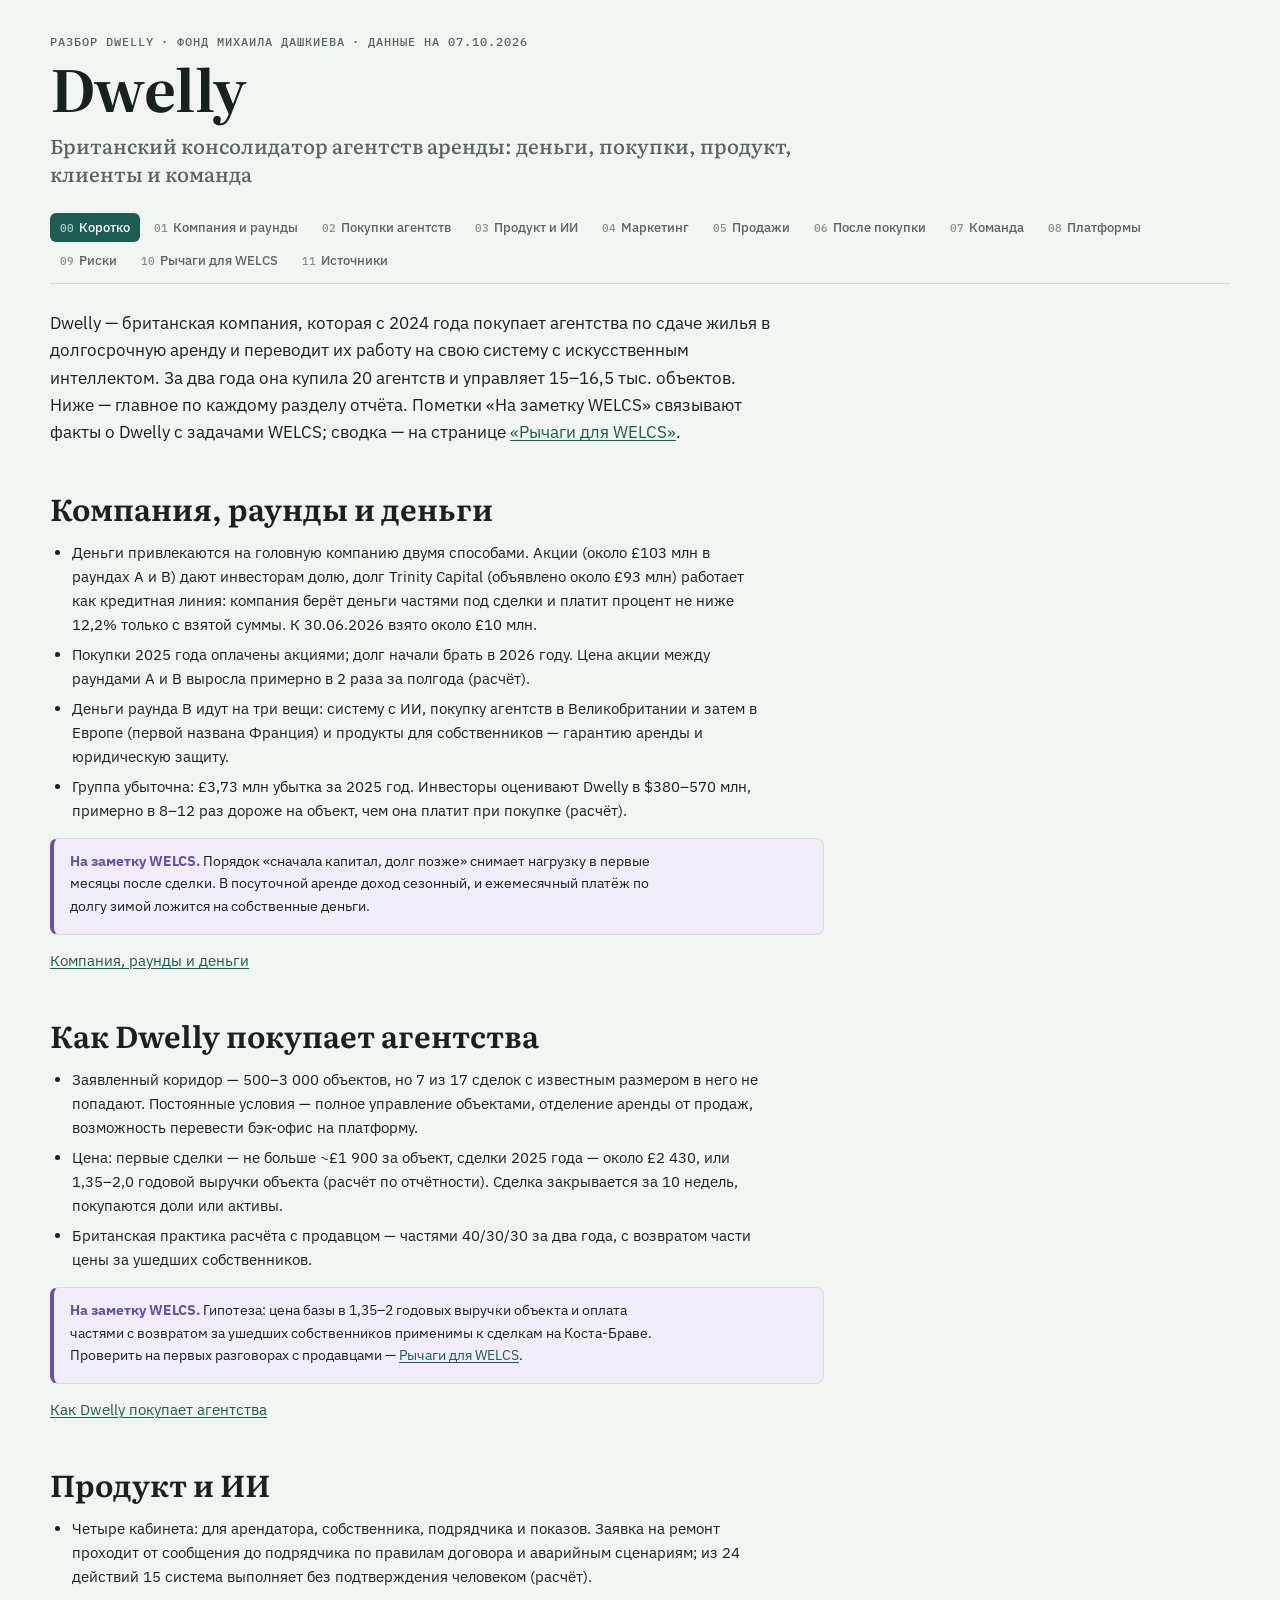
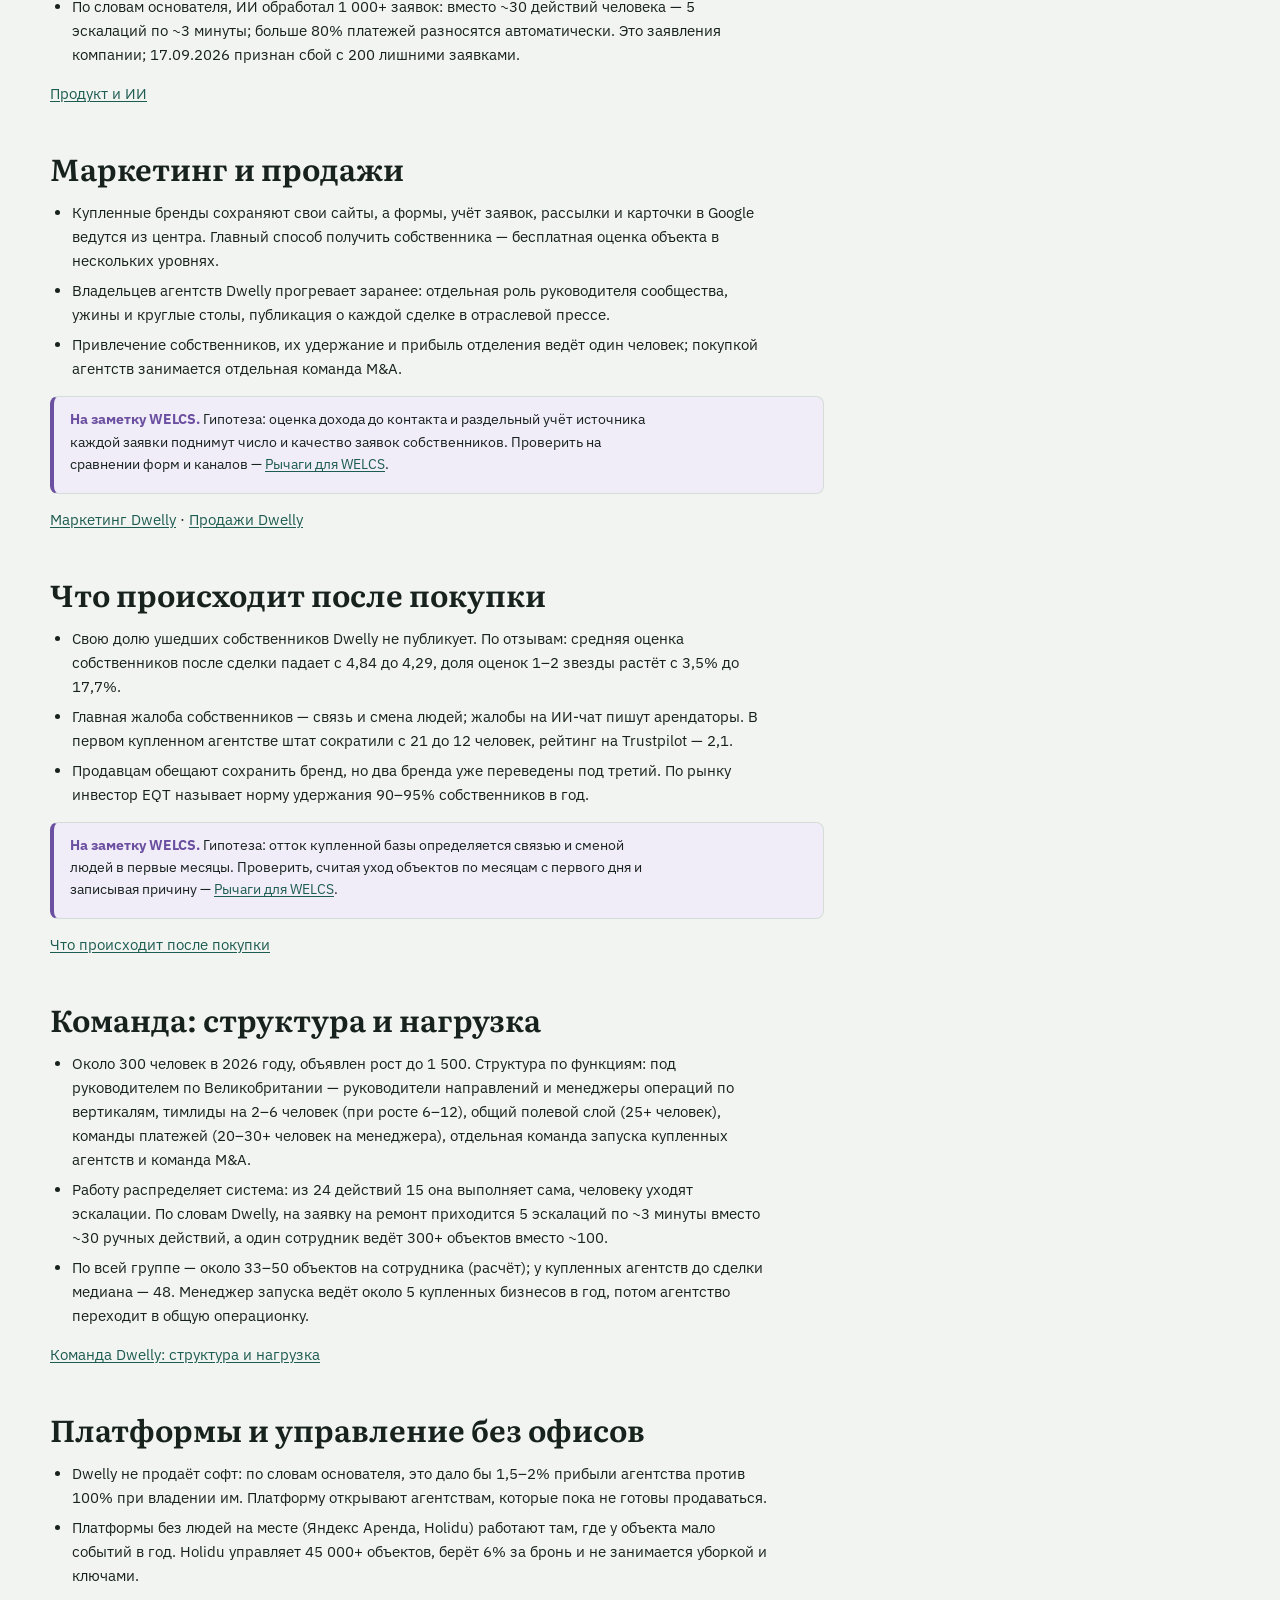
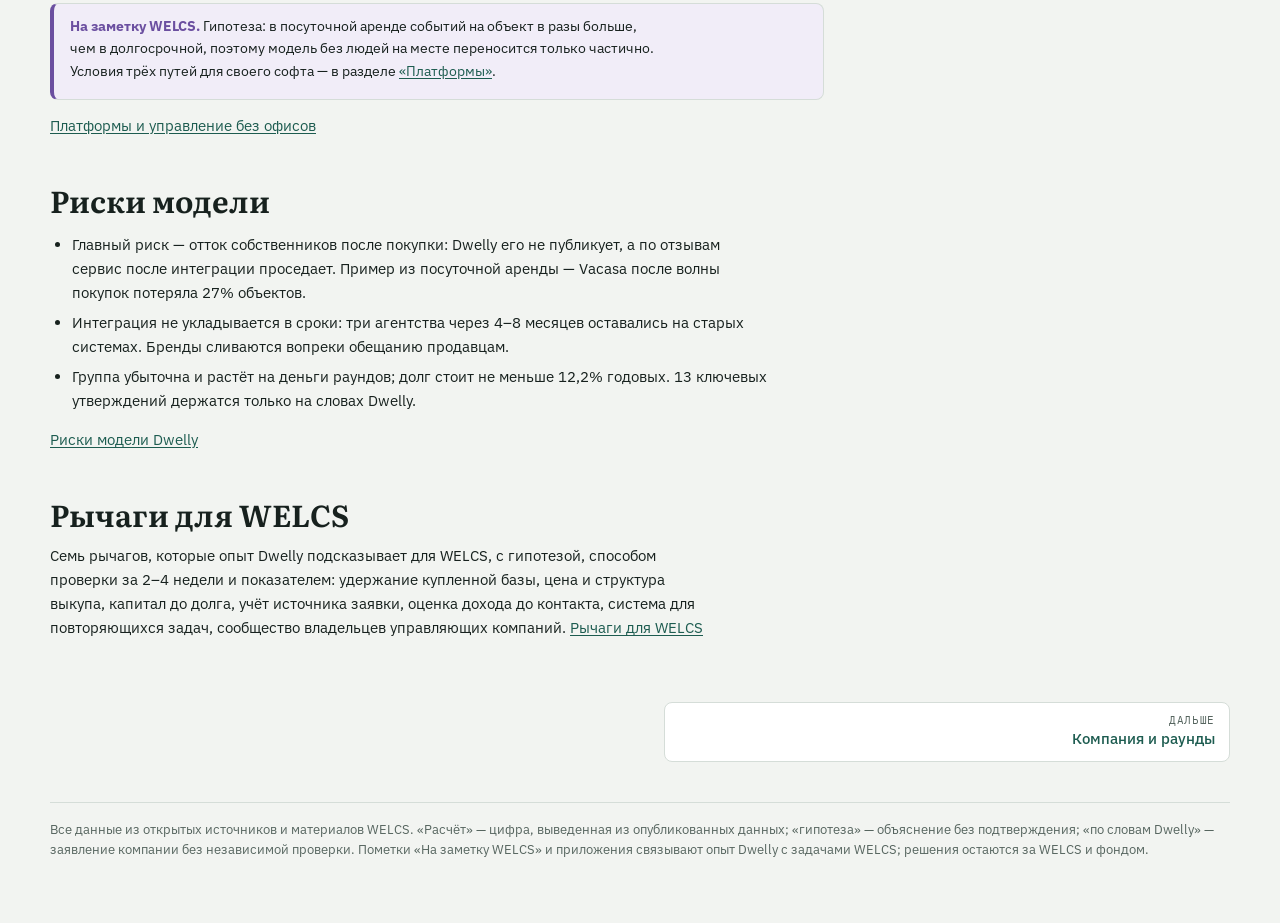
<file: index.html>
<!doctype html>
<html lang="ru">
<head>
<meta charset="utf-8">
<meta name="viewport" content="width=device-width, initial-scale=1, viewport-fit=cover">
<title>Dwelly: коротко · Dwelly</title>
<meta name="description" content="Главное из отчёта о Dwelly на одной странице.">
<link rel="preconnect" href="https://fonts.googleapis.com">
<link rel="preconnect" href="https://fonts.gstatic.com" crossorigin>
<link rel="stylesheet" href="https://fonts.googleapis.com/css2?family=IBM+Plex+Mono:wght@400;500&family=IBM+Plex+Sans:ital,wght@0,400;0,500;0,600;1,400&family=Literata:opsz,wght@7..72,500;7..72,650&display=swap">
<link rel="stylesheet" href="assets/style.css">
</head>
<body>
<a class="skip" href="#main">К тексту</a>
<div class="wrap">
<header class="top">
<div class="eyebrow">Разбор Dwelly · Фонд Михаила Дашкиева · данные на 07.10.2026</div>
<h1>Dwelly</h1>
<p class="sub">Британский консолидатор агентств аренды: деньги, покупки, продукт, клиенты и команда</p>
</header>
<nav class="site" aria-label="Разделы отчёта"><ul><li><a href="index.html" aria-current="page"><span>00</span>Коротко</a></li><li><a href="kompaniya.html"><span>01</span>Компания и раунды</a></li><li><a href="pokupki.html"><span>02</span>Покупки агентств</a></li><li><a href="produkt.html"><span>03</span>Продукт и ИИ</a></li><li><a href="marketing.html"><span>04</span>Маркетинг</a></li><li><a href="prodazhi.html"><span>05</span>Продажи</a></li><li><a href="uderzhanie.html"><span>06</span>После покупки</a></li><li><a href="komanda.html"><span>07</span>Команда</a></li><li><a href="platformy.html"><span>08</span>Платформы</a></li><li><a href="riski.html"><span>09</span>Риски</a></li><li><a href="rychagi.html"><span>10</span>Рычаги для WELCS</a></li><li><a href="istochniki.html"><span>11</span>Источники</a></li></ul></nav>
<main id="main" class="doc">
<p class="lead">Dwelly — британская компания, которая с 2024 года покупает агентства по сдаче жилья в долгосрочную аренду и переводит их работу на свою систему с искусственным интеллектом. За два года она купила 20 агентств и управляет 15–16,5 тыс. объектов. Ниже — главное по каждому разделу отчёта. Пометки «На заметку WELCS» связывают факты о Dwelly с задачами WELCS; сводка — на странице <a href="rychagi.html">«Рычаги для WELCS»</a>.</p>


<h2 id="k-kompaniya">Компания, раунды и деньги</h2>
<ul>
<li>Деньги привлекаются на головную компанию двумя способами. Акции (около £103 млн в раундах A и B) дают инвесторам долю, долг Trinity Capital (объявлено около £93 млн) работает как кредитная линия: компания берёт деньги частями под сделки и платит процент не ниже 12,2% только с взятой суммы. К 30.06.2026 взято около £10 млн.</li>
<li>Покупки 2025 года оплачены акциями; долг начали брать в 2026 году. Цена акции между раундами A и B выросла примерно в 2 раза за полгода (расчёт).</li>
<li>Деньги раунда B идут на три вещи: систему с ИИ, покупку агентств в Великобритании и затем в Европе (первой названа Франция) и продукты для собственников — гарантию аренды и юридическую защиту.</li>
<li>Группа убыточна: £3,73 млн убытка за 2025 год. Инвесторы оценивают Dwelly в $380–570 млн, примерно в 8–12 раз дороже на объект, чем она платит при покупке (расчёт).</li>
</ul>
<aside class="welcs"><p><b>На заметку WELCS.</b> Порядок «сначала капитал, долг позже» снимает нагрузку в первые месяцы после сделки. В посуточной аренде доход сезонный, и ежемесячный платёж по долгу зимой ложится на собственные деньги.</p></aside>
<p><a href="kompaniya.html">Компания, раунды и деньги</a></p>

<h2 id="k-pokupki">Как Dwelly покупает агентства</h2>
<ul>
<li>Заявленный коридор — 500–3 000 объектов, но 7 из 17 сделок с известным размером в него не попадают. Постоянные условия — полное управление объектами, отделение аренды от продаж, возможность перевести бэк-офис на платформу.</li>
<li>Цена: первые сделки — не больше ~£1 900 за объект, сделки 2025 года — около £2 430, или 1,35–2,0 годовой выручки объекта (расчёт по отчётности). Сделка закрывается за 10 недель, покупаются доли или активы.</li>
<li>Британская практика расчёта с продавцом — частями 40/30/30 за два года, с возвратом части цены за ушедших собственников.</li>
</ul>
<aside class="welcs"><p><b>На заметку WELCS.</b> Гипотеза: цена базы в 1,35–2 годовых выручки объекта и оплата частями с возвратом за ушедших собственников применимы к сделкам на Коста-Браве. Проверить на первых разговорах с продавцами — <a href="rychagi.html">Рычаги для WELCS</a>.</p></aside>
<p><a href="pokupki.html">Как Dwelly покупает агентства</a></p>

<h2 id="k-produkt">Продукт и ИИ</h2>
<ul>
<li>Четыре кабинета: для арендатора, собственника, подрядчика и показов. Заявка на ремонт проходит от сообщения до подрядчика по правилам договора и аварийным сценариям; из 24 действий 15 система выполняет без подтверждения человеком (расчёт).</li>
<li>По словам основателя, ИИ обработал 1 000+ заявок: вместо ~30 действий человека — 5 эскалаций по ~3 минуты; больше 80% платежей разносятся автоматически. Это заявления компании; 17.09.2026 признан сбой с 200 лишними заявками.</li>
</ul>
<p><a href="produkt.html">Продукт и ИИ</a></p>

<h2 id="k-marketing">Маркетинг и продажи</h2>
<ul>
<li>Купленные бренды сохраняют свои сайты, а формы, учёт заявок, рассылки и карточки в Google ведутся из центра. Главный способ получить собственника — бесплатная оценка объекта в нескольких уровнях.</li>
<li>Владельцев агентств Dwelly прогревает заранее: отдельная роль руководителя сообщества, ужины и круглые столы, публикация о каждой сделке в отраслевой прессе.</li>
<li>Привлечение собственников, их удержание и прибыль отделения ведёт один человек; покупкой агентств занимается отдельная команда M&amp;A.</li>
</ul>
<aside class="welcs"><p><b>На заметку WELCS.</b> Гипотеза: оценка дохода до контакта и раздельный учёт источника каждой заявки поднимут число и качество заявок собственников. Проверить на сравнении форм и каналов — <a href="rychagi.html">Рычаги для WELCS</a>.</p></aside>
<p><a href="marketing.html">Маркетинг Dwelly</a> · <a href="prodazhi.html">Продажи Dwelly</a></p>

<h2 id="k-posle">Что происходит после покупки</h2>
<ul>
<li>Свою долю ушедших собственников Dwelly не публикует. По отзывам: средняя оценка собственников после сделки падает с 4,84 до 4,29, доля оценок 1–2 звезды растёт с 3,5% до 17,7%.</li>
<li>Главная жалоба собственников — связь и смена людей; жалобы на ИИ-чат пишут арендаторы. В первом купленном агентстве штат сократили с 21 до 12 человек, рейтинг на Trustpilot — 2,1.</li>
<li>Продавцам обещают сохранить бренд, но два бренда уже переведены под третий. По рынку инвестор EQT называет норму удержания 90–95% собственников в год.</li>
</ul>
<aside class="welcs"><p><b>На заметку WELCS.</b> Гипотеза: отток купленной базы определяется связью и сменой людей в первые месяцы. Проверить, считая уход объектов по месяцам с первого дня и записывая причину — <a href="rychagi.html">Рычаги для WELCS</a>.</p></aside>
<p><a href="uderzhanie.html">Что происходит после покупки</a></p>

<h2 id="k-komanda">Команда: структура и нагрузка</h2>
<ul>
<li>Около 300 человек в 2026 году, объявлен рост до 1 500. Структура по функциям: под руководителем по Великобритании — руководители направлений и менеджеры операций по вертикалям, тимлиды на 2–6 человек (при росте 6–12), общий полевой слой (25+ человек), команды платежей (20–30+ человек на менеджера), отдельная команда запуска купленных агентств и команда M&amp;A.</li>
<li>Работу распределяет система: из 24 действий 15 она выполняет сама, человеку уходят эскалации. По словам Dwelly, на заявку на ремонт приходится 5 эскалаций по ~3 минуты вместо ~30 ручных действий, а один сотрудник ведёт 300+ объектов вместо ~100.</li>
<li>По всей группе — около 33–50 объектов на сотрудника (расчёт); у купленных агентств до сделки медиана — 48. Менеджер запуска ведёт около 5 купленных бизнесов в год, потом агентство переходит в общую операционку.</li>
</ul>
<p><a href="komanda.html">Команда Dwelly: структура и нагрузка</a></p>

<h2 id="k-platformy">Платформы и управление без офисов</h2>
<ul>
<li>Dwelly не продаёт софт: по словам основателя, это дало бы 1,5–2% прибыли агентства против 100% при владении им. Платформу открывают агентствам, которые пока не готовы продаваться.</li>
<li>Платформы без людей на месте (Яндекс Аренда, Holidu) работают там, где у объекта мало событий в год. Holidu управляет 45 000+ объектов, берёт 6% за бронь и не занимается уборкой и ключами.</li>
</ul>
<aside class="welcs"><p><b>На заметку WELCS.</b> Гипотеза: в посуточной аренде событий на объект в разы больше, чем в долгосрочной, поэтому модель без людей на месте переносится только частично. Условия трёх путей для своего софта — в разделе <a href="platformy.html">«Платформы»</a>.</p></aside>
<p><a href="platformy.html">Платформы и управление без офисов</a></p>

<h2 id="k-riski">Риски модели</h2>
<ul>
<li>Главный риск — отток собственников после покупки: Dwelly его не публикует, а по отзывам сервис после интеграции проседает. Пример из посуточной аренды — Vacasa после волны покупок потеряла 27% объектов.</li>
<li>Интеграция не укладывается в сроки: три агентства через 4–8 месяцев оставались на старых системах. Бренды сливаются вопреки обещанию продавцам.</li>
<li>Группа убыточна и растёт на деньги раундов; долг стоит не меньше 12,2% годовых. 13 ключевых утверждений держатся только на словах Dwelly.</li>
</ul>
<p><a href="riski.html">Риски модели Dwelly</a></p>

<h2 id="k-prilozheniya">Рычаги для WELCS</h2>
<p>Семь рычагов, которые опыт Dwelly подсказывает для WELCS, с гипотезой, способом проверки за 2–4 недели и показателем: удержание купленной базы, цена и структура выкупа, капитал до долга, учёт источника заявки, оценка дохода до контакта, система для повторяющихся задач, сообщество владельцев управляющих компаний. <a href="rychagi.html">Рычаги для WELCS</a></p>

</main>
<nav class="pn"><span></span><a class="next" href="kompaniya.html"><small>Дальше</small>Компания и раунды</a></nav>
<footer class="end">Все данные из открытых источников и материалов WELCS. «Расчёт» — цифра, выведенная из опубликованных данных; «гипотеза» — объяснение без подтверждения; «по словам Dwelly» — заявление компании без независимой проверки. Пометки «На заметку WELCS» и приложения связывают опыт Dwelly с задачами WELCS; решения остаются за WELCS и фондом.</footer>
</div>
<script src="assets/app.js" defer></script>
</body>
</html>
</file>
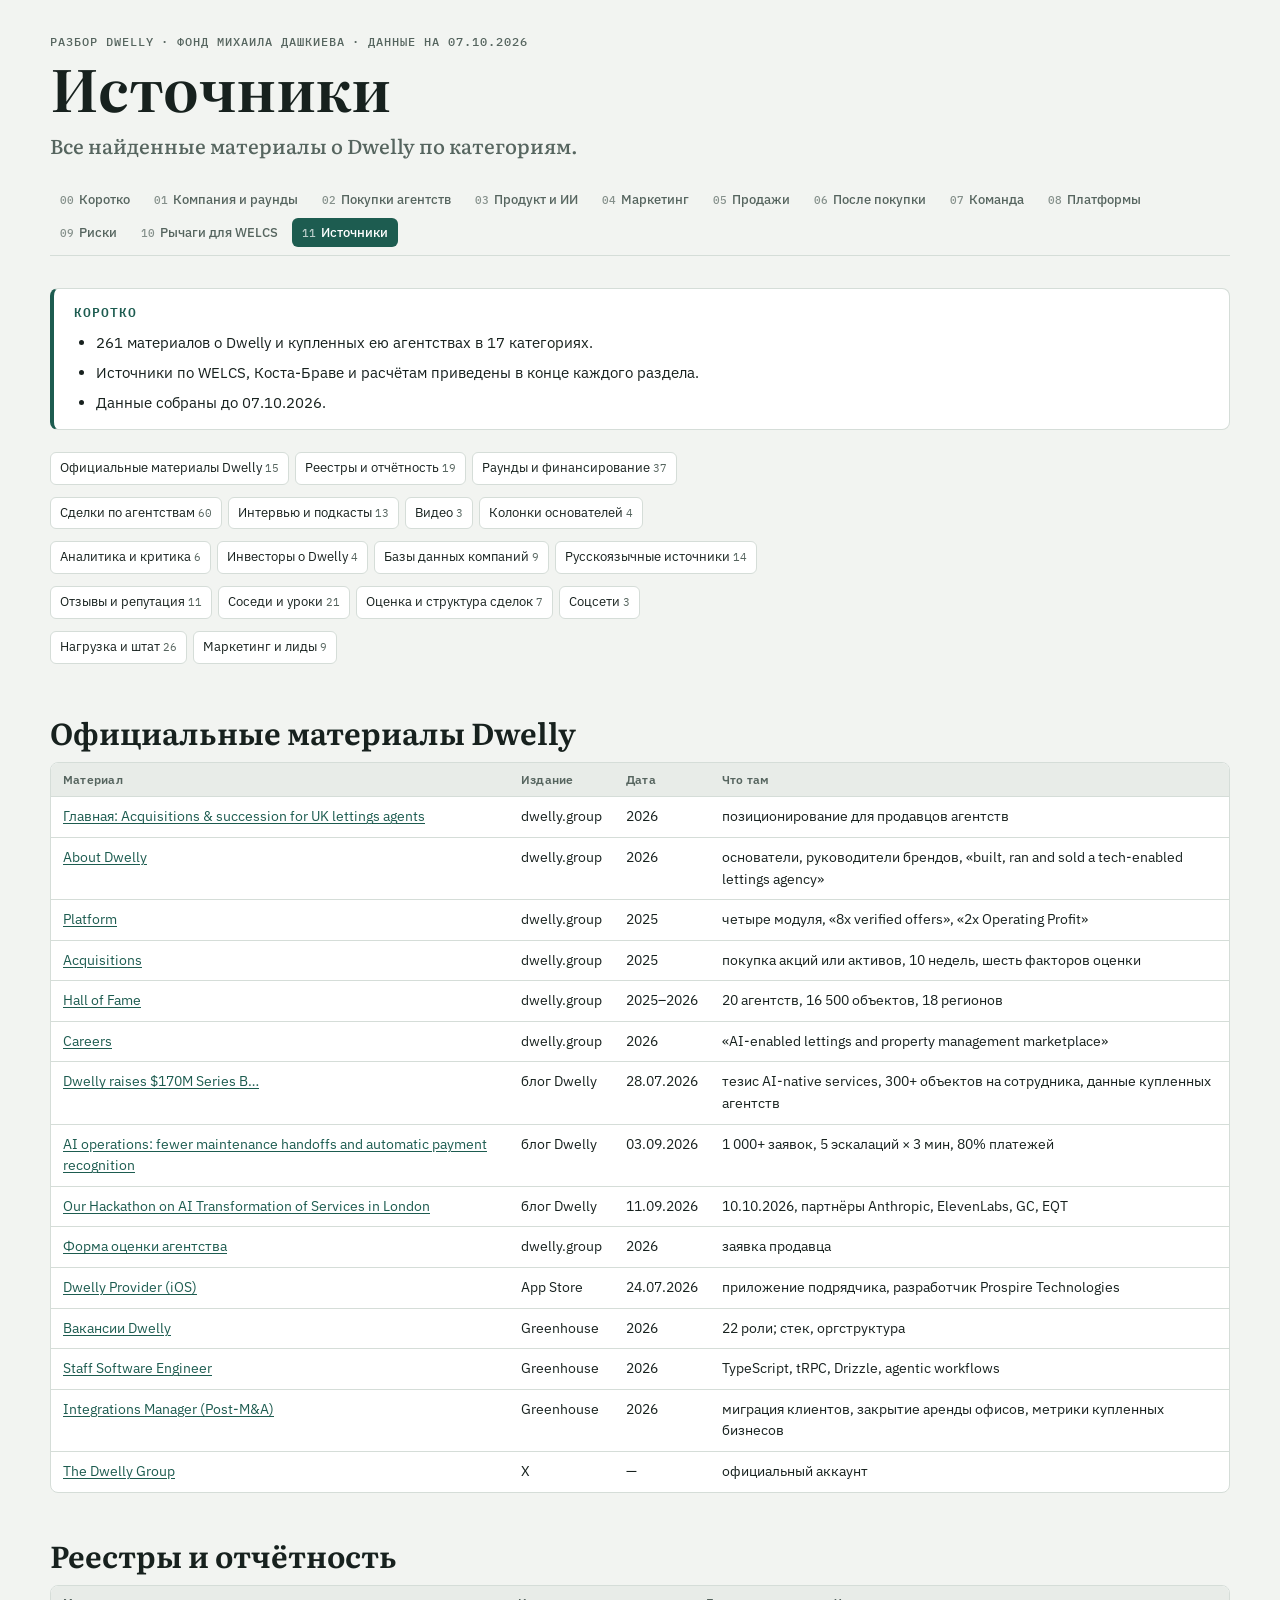
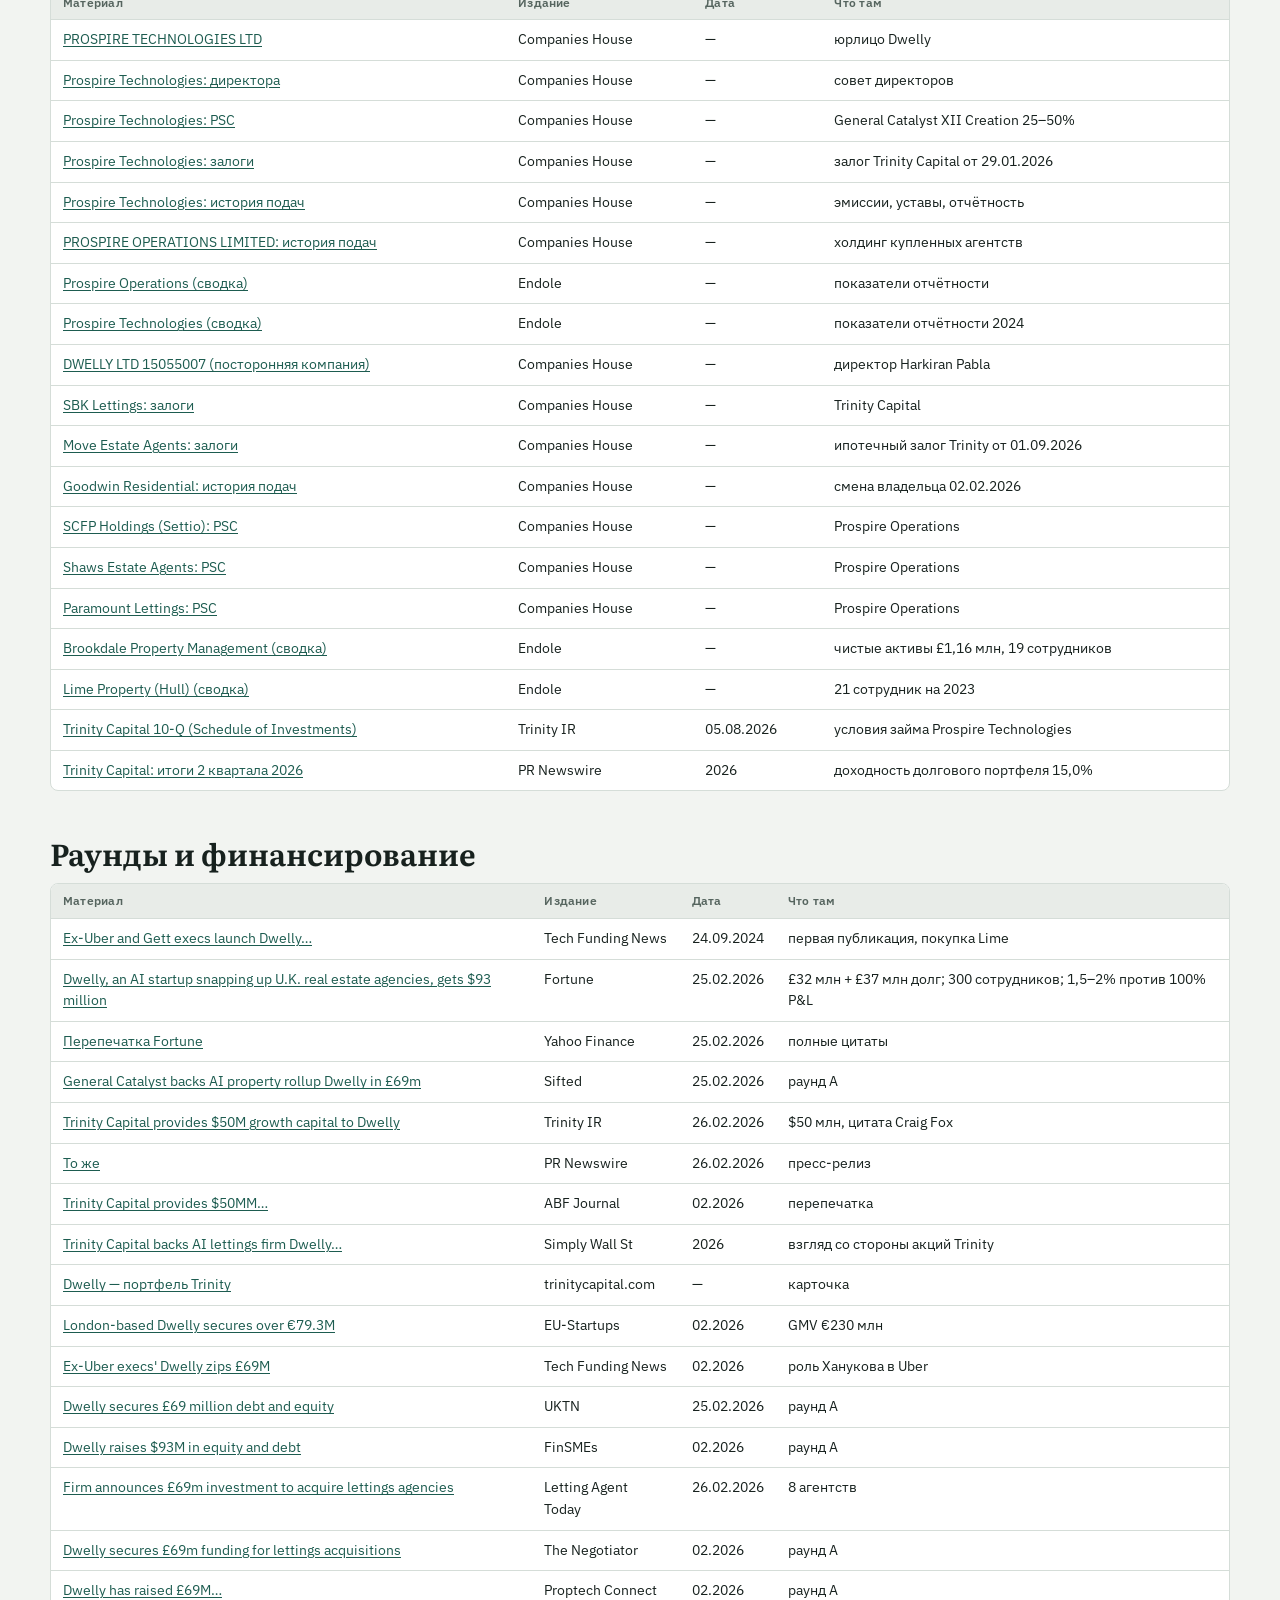
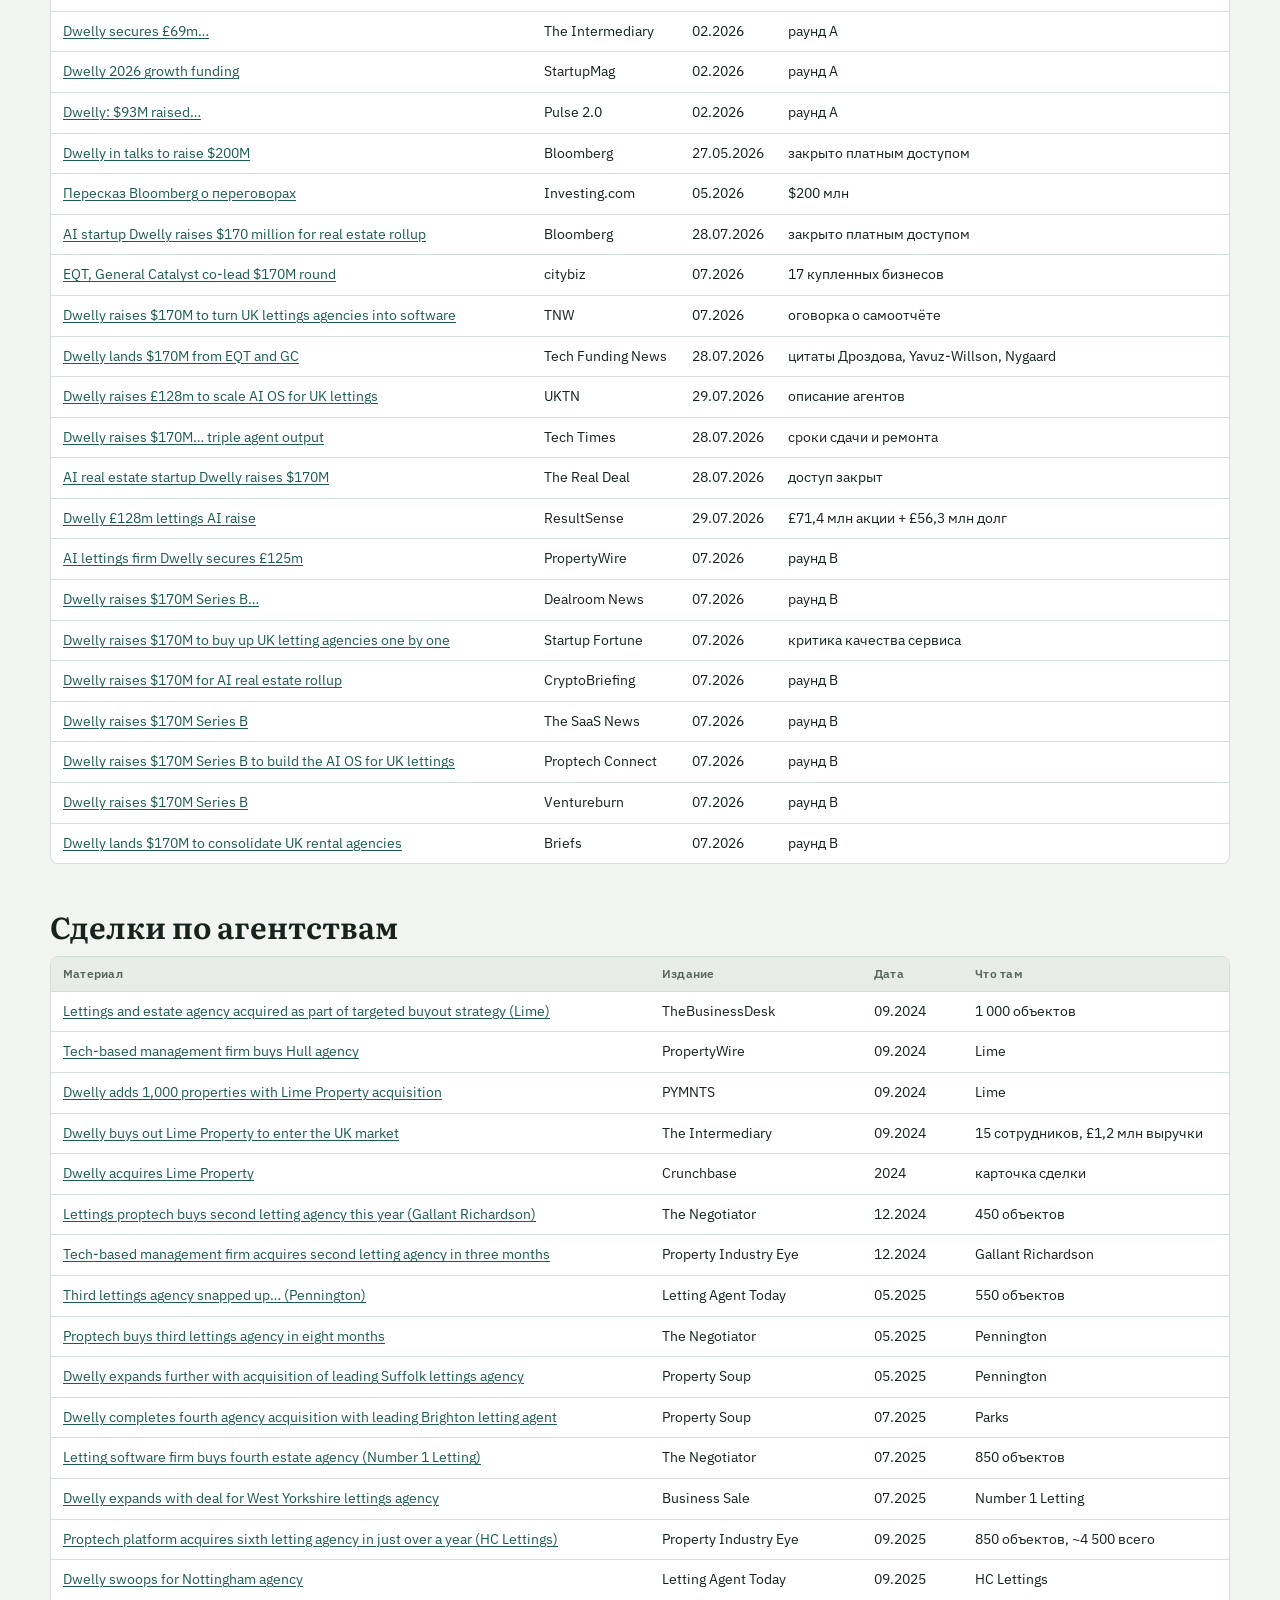
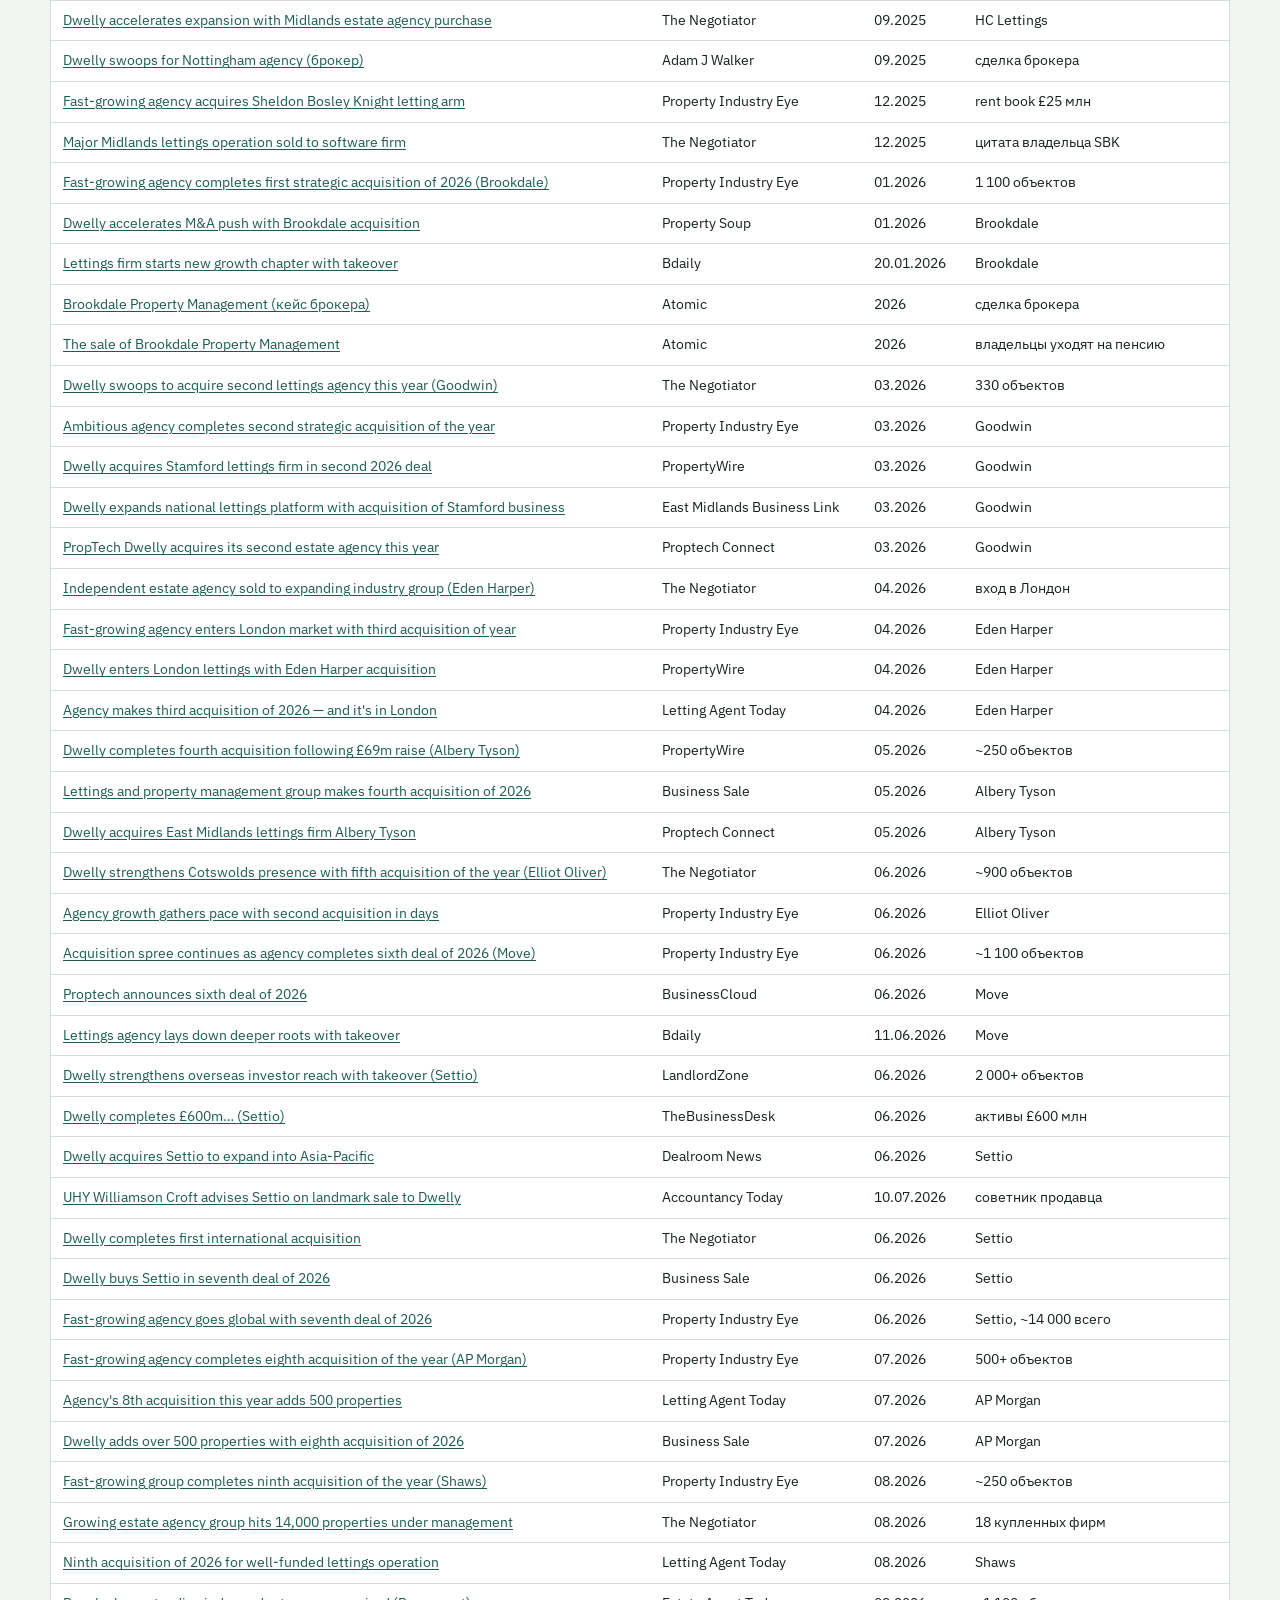
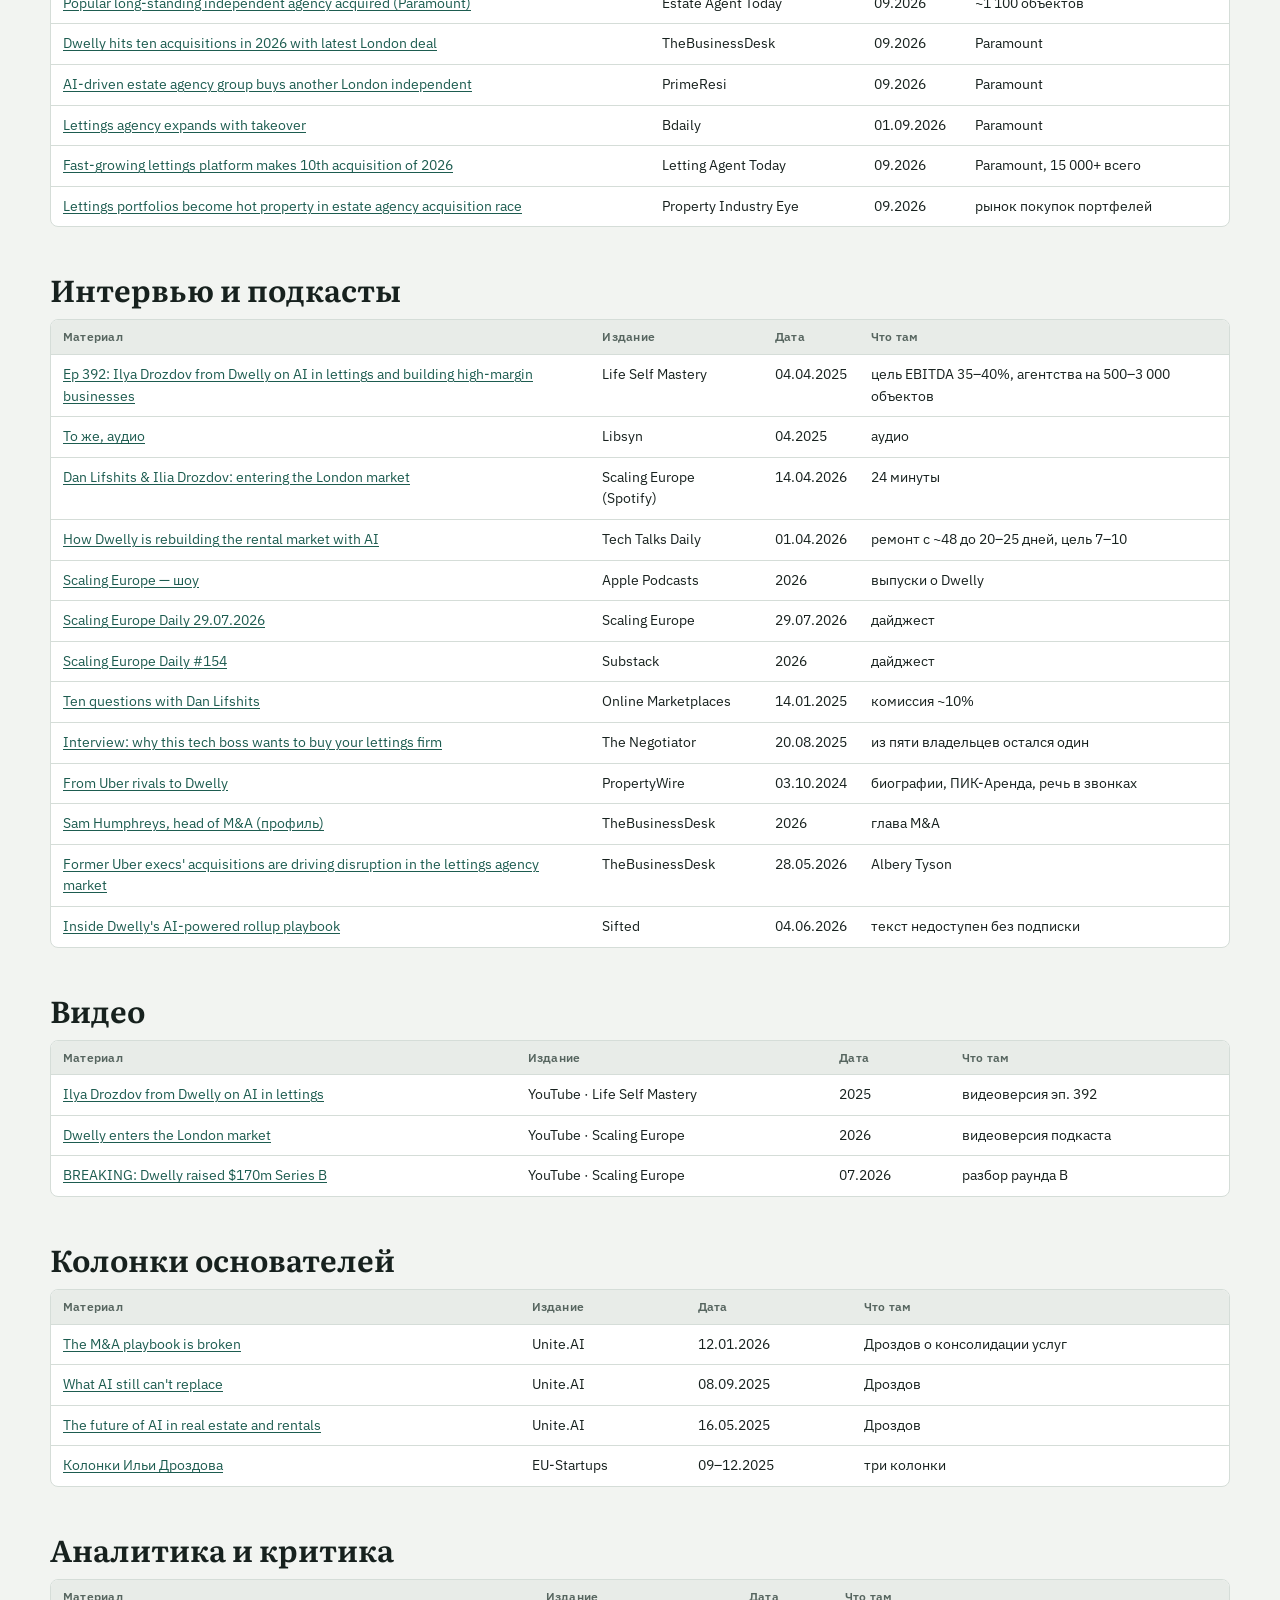
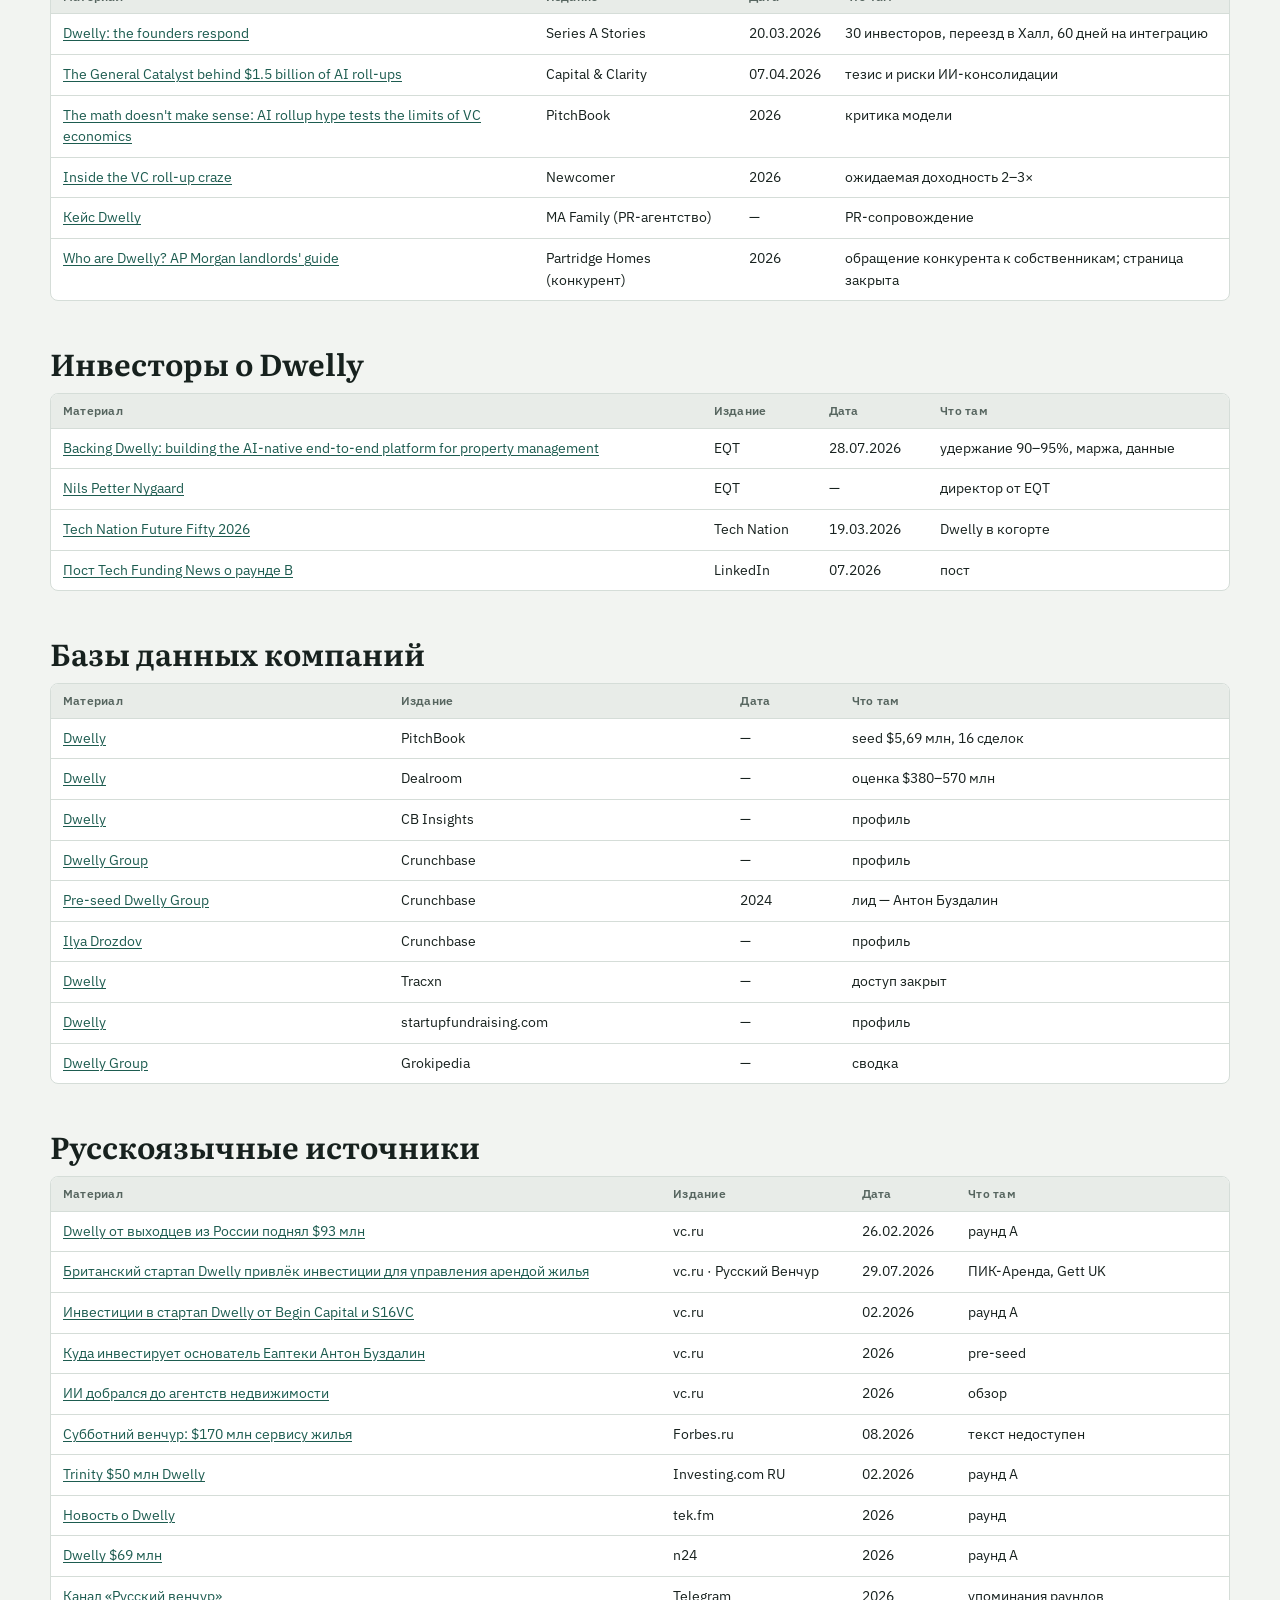
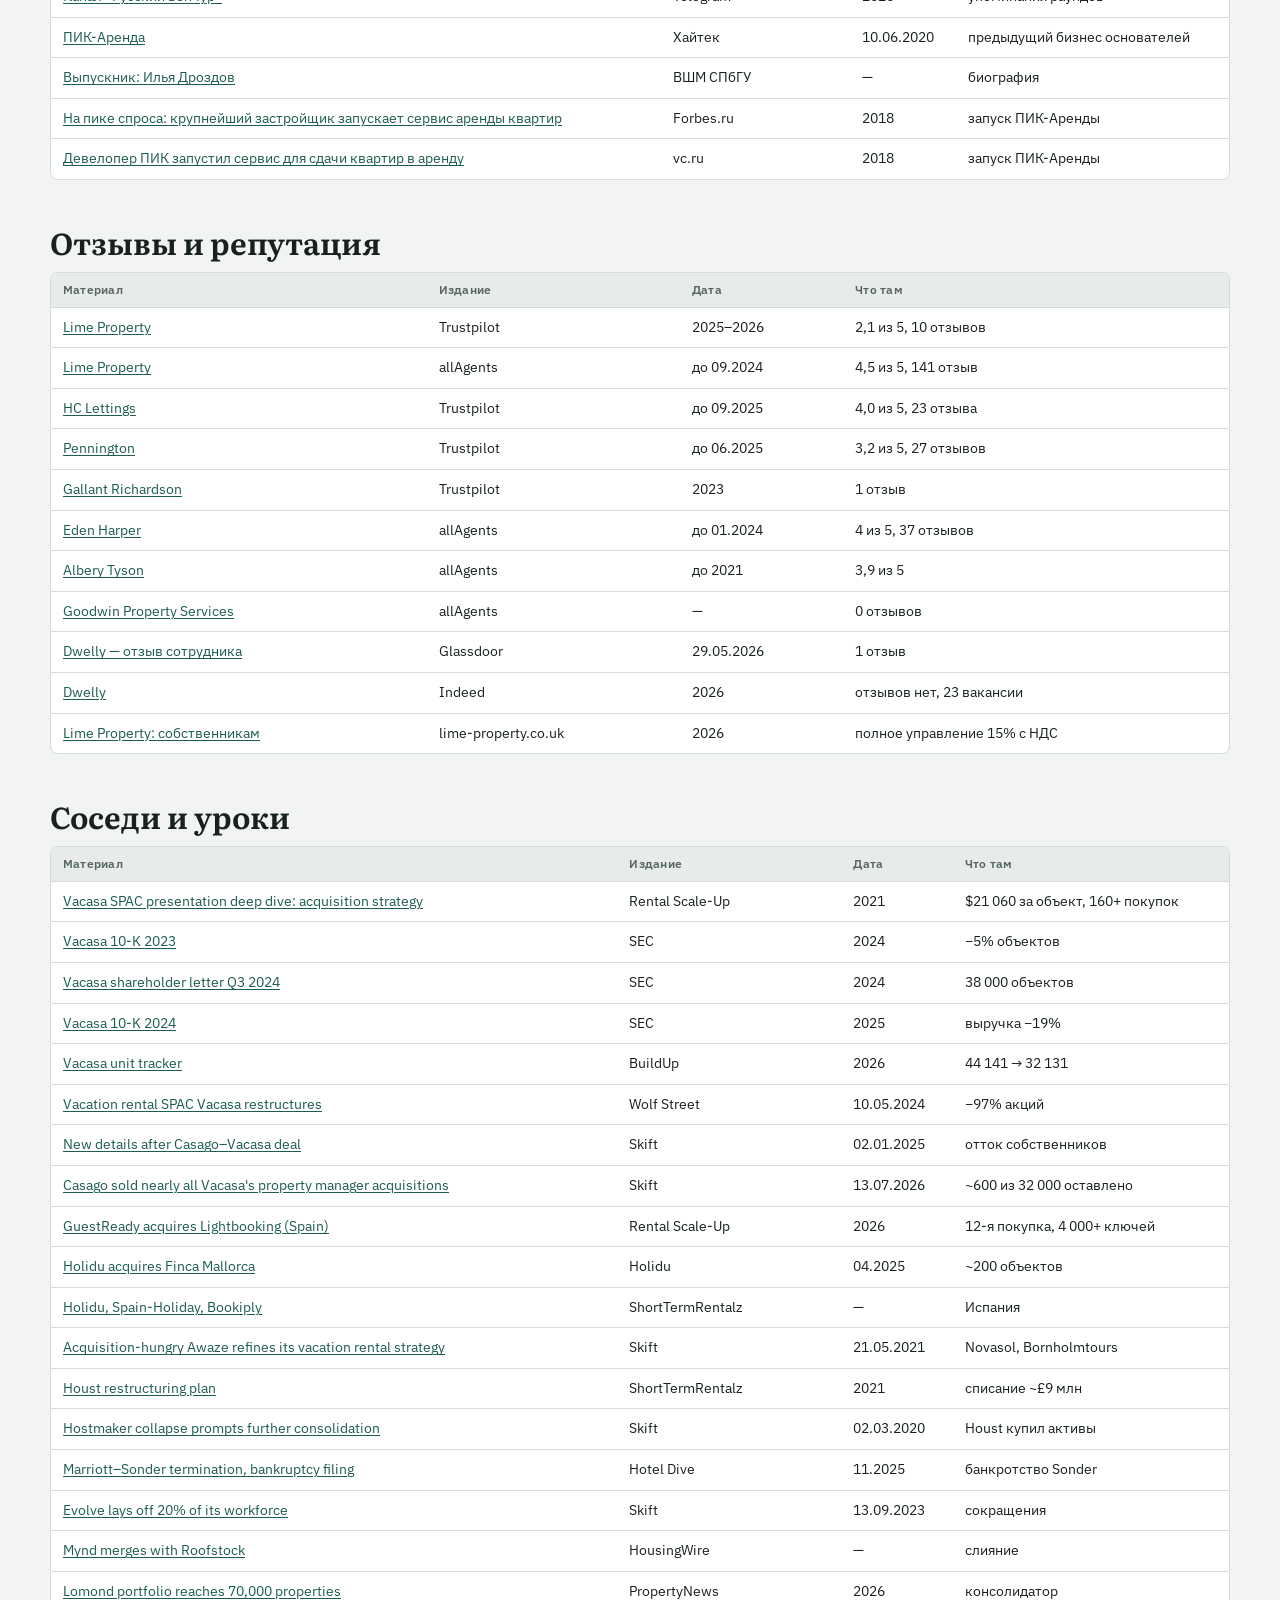
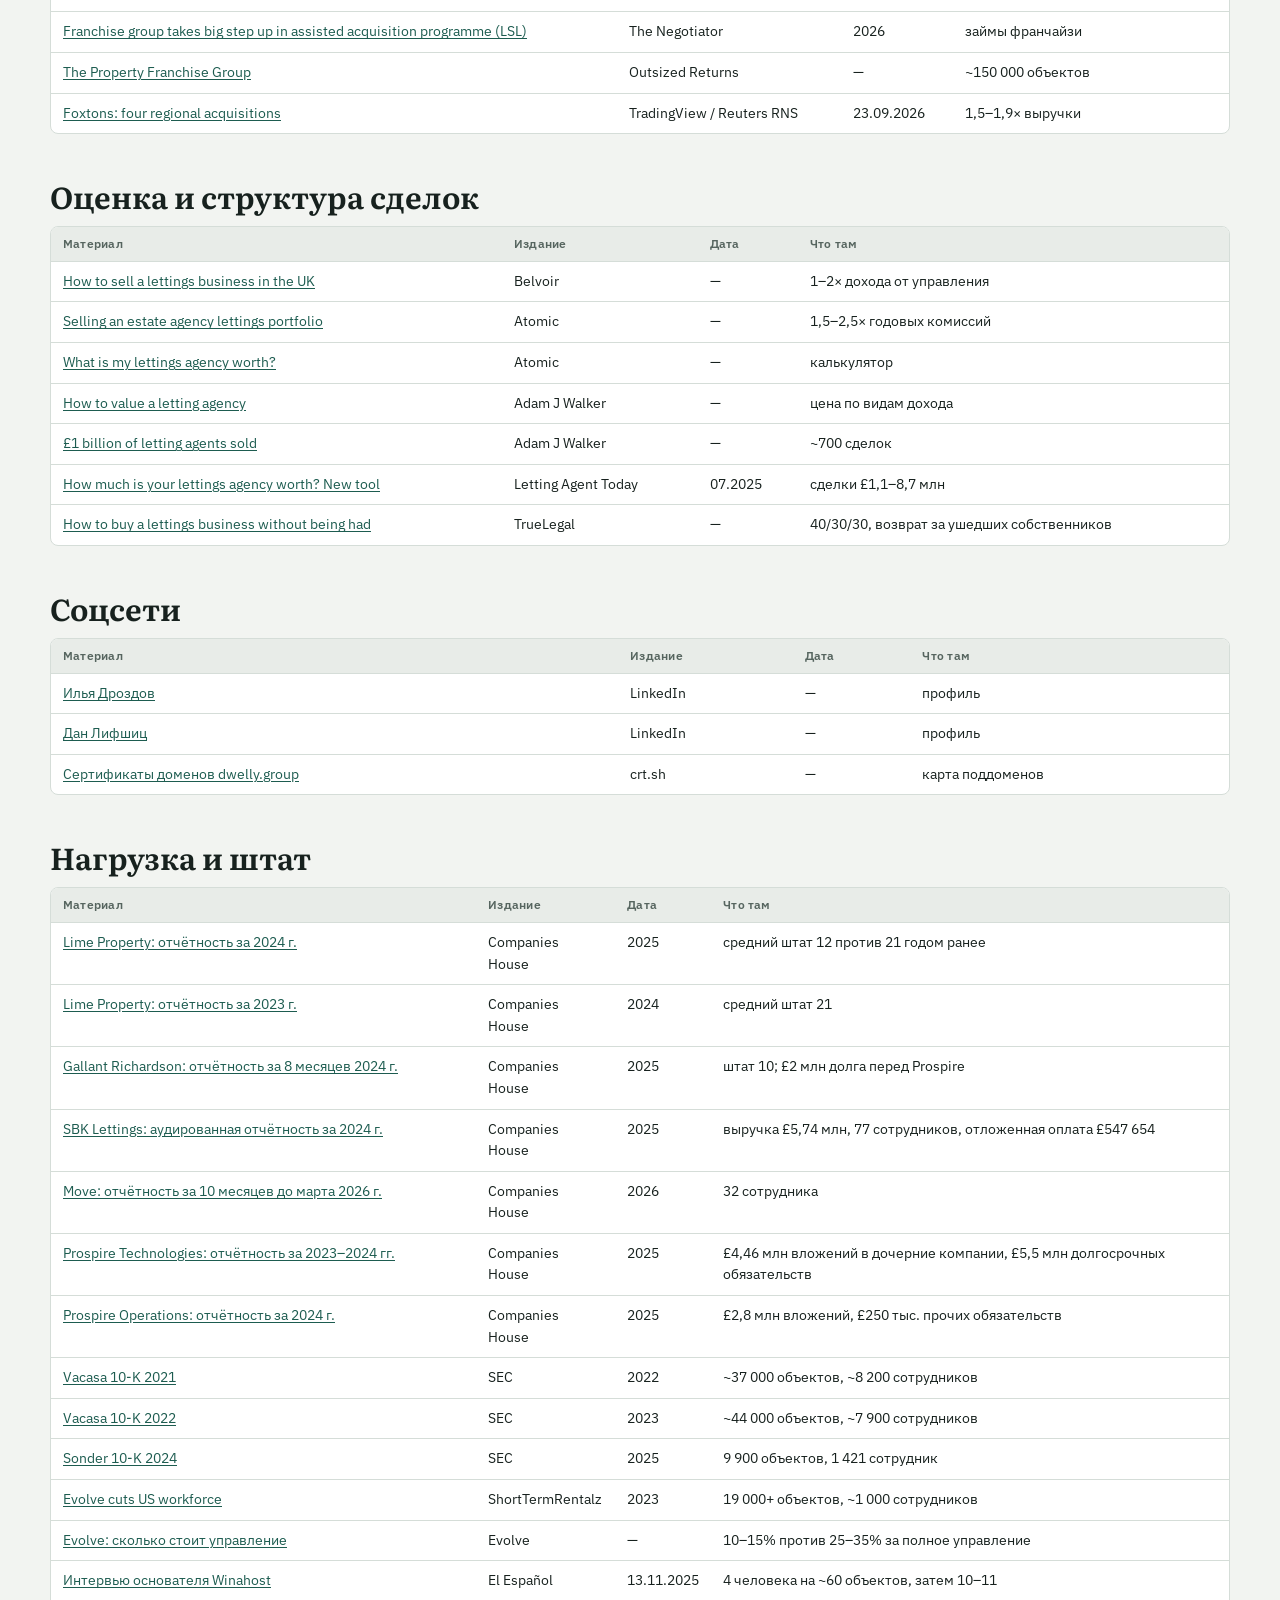
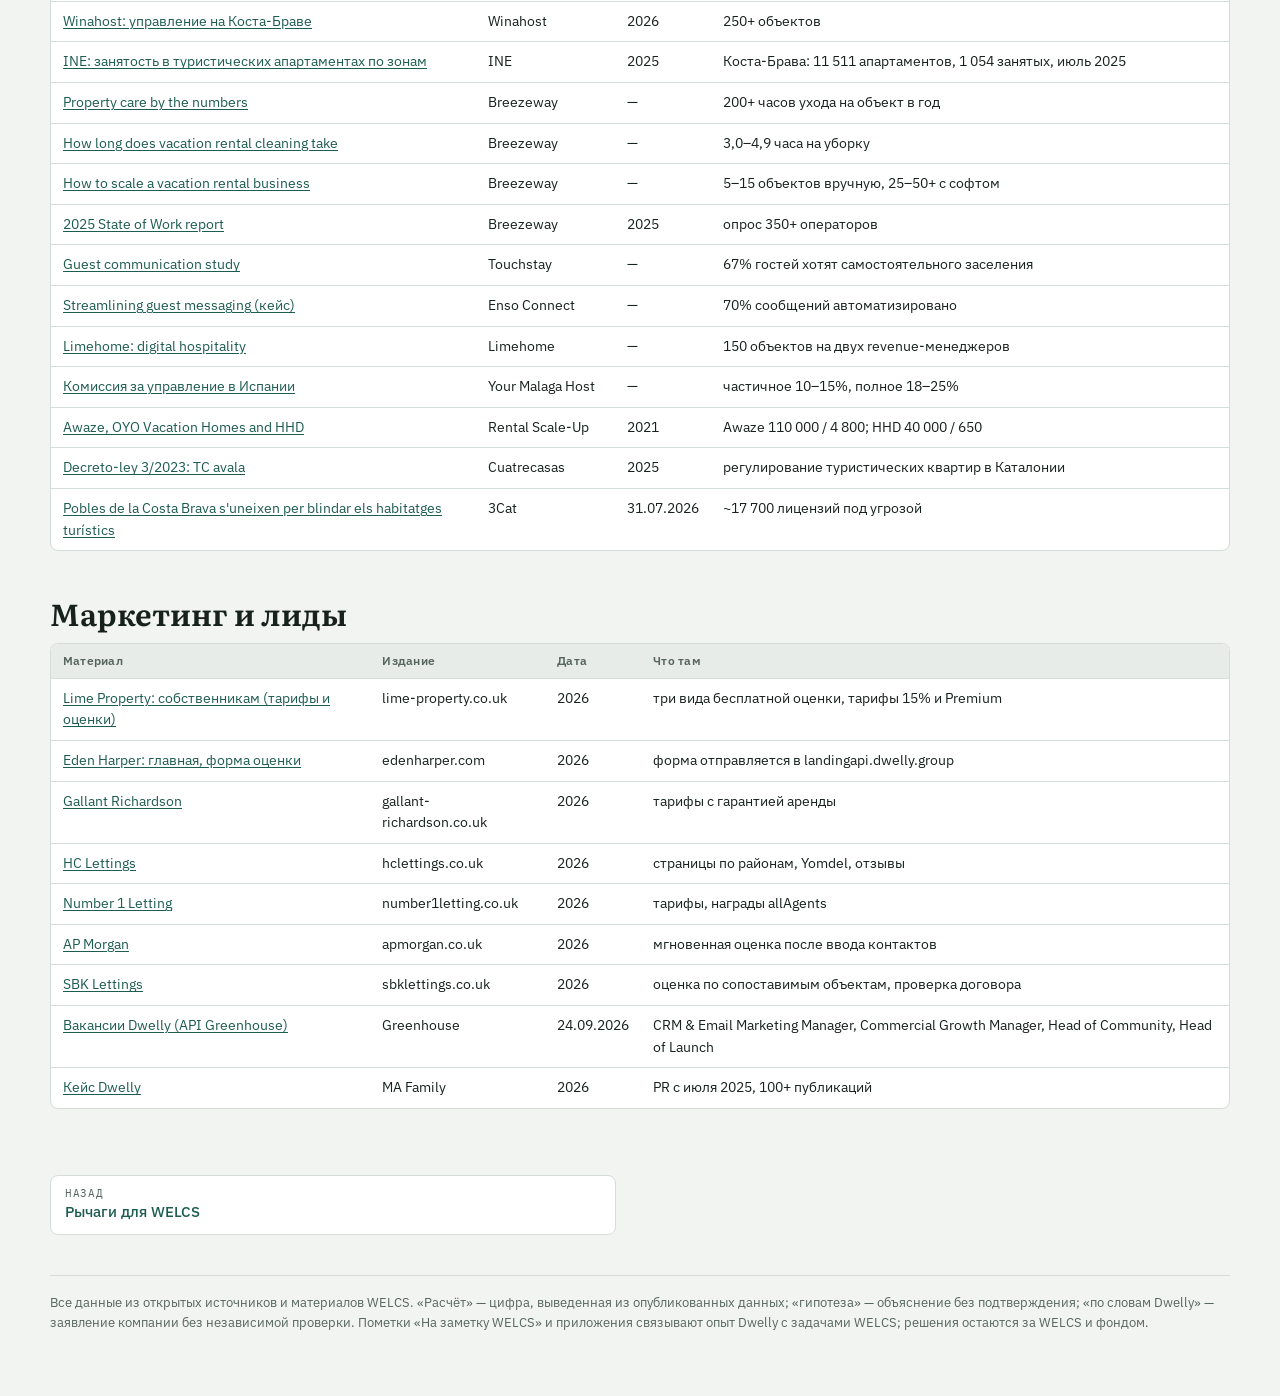
<file: istochniki.html>
<!doctype html>
<html lang="ru">
<head>
<meta charset="utf-8">
<meta name="viewport" content="width=device-width, initial-scale=1, viewport-fit=cover">
<title>Источники · Dwelly</title>
<meta name="description" content="Все найденные материалы о Dwelly по категориям.">
<link rel="preconnect" href="https://fonts.googleapis.com">
<link rel="preconnect" href="https://fonts.gstatic.com" crossorigin>
<link rel="stylesheet" href="https://fonts.googleapis.com/css2?family=IBM+Plex+Mono:wght@400;500&family=IBM+Plex+Sans:ital,wght@0,400;0,500;0,600;1,400&family=Literata:opsz,wght@7..72,500;7..72,650&display=swap">
<link rel="stylesheet" href="assets/style.css">
</head>
<body>
<a class="skip" href="#main">К тексту</a>
<div class="wrap">
<header class="top">
<div class="eyebrow">Разбор Dwelly · Фонд Михаила Дашкиева · данные на 07.10.2026</div>
<h1>Источники</h1>
<p class="sub">Все найденные материалы о Dwelly по категориям.</p>
</header>
<nav class="site" aria-label="Разделы отчёта"><ul><li><a href="index.html"><span>00</span>Коротко</a></li><li><a href="kompaniya.html"><span>01</span>Компания и раунды</a></li><li><a href="pokupki.html"><span>02</span>Покупки агентств</a></li><li><a href="produkt.html"><span>03</span>Продукт и ИИ</a></li><li><a href="marketing.html"><span>04</span>Маркетинг</a></li><li><a href="prodazhi.html"><span>05</span>Продажи</a></li><li><a href="uderzhanie.html"><span>06</span>После покупки</a></li><li><a href="komanda.html"><span>07</span>Команда</a></li><li><a href="platformy.html"><span>08</span>Платформы</a></li><li><a href="riski.html"><span>09</span>Риски</a></li><li><a href="rychagi.html"><span>10</span>Рычаги для WELCS</a></li><li><a href="istochniki.html" aria-current="page"><span>11</span>Источники</a></li></ul></nav>
<main id="main" class="doc">
<div class="tldr"><h2>Коротко</h2><ul>
<li>261 материалов о Dwelly и купленных ею агентствах в 17 категориях.</li>
<li>Источники по WELCS, Коста-Браве и расчётам приведены в конце каждого раздела.</li>
<li>Данные собраны до 07.10.2026.</li></ul></div>
<ul class="toc"><li><a href="#cat1">Официальные материалы Dwelly <span>15</span></a></li><li><a href="#cat2">Реестры и отчётность <span>19</span></a></li><li><a href="#cat3">Раунды и финансирование <span>37</span></a></li><li><a href="#cat4">Сделки по агентствам <span>60</span></a></li><li><a href="#cat5">Интервью и подкасты <span>13</span></a></li><li><a href="#cat6">Видео <span>3</span></a></li><li><a href="#cat7">Колонки основателей <span>4</span></a></li><li><a href="#cat8">Аналитика и критика <span>6</span></a></li><li><a href="#cat9">Инвесторы о Dwelly <span>4</span></a></li><li><a href="#cat10">Базы данных компаний <span>9</span></a></li><li><a href="#cat11">Русскоязычные источники <span>14</span></a></li><li><a href="#cat12">Отзывы и репутация <span>11</span></a></li><li><a href="#cat13">Соседи и уроки <span>21</span></a></li><li><a href="#cat14">Оценка и структура сделок <span>7</span></a></li><li><a href="#cat15">Соцсети <span>3</span></a></li><li><a href="#cat16">Нагрузка и штат <span>26</span></a></li><li><a href="#cat17">Маркетинг и лиды <span>9</span></a></li></ul>
<h2 id="cat1">Официальные материалы Dwelly</h2><div class="tw"><table class="wide"><thead><tr><th>Материал</th><th>Издание</th><th>Дата</th><th>Что там</th></tr></thead><tbody>
<tr><td><a href="https://www.dwelly.group/">Главная: Acquisitions &amp; succession for UK lettings agents</a></td><td>dwelly.group</td><td>2026</td><td>позиционирование для продавцов агентств</td></tr>
<tr><td><a href="https://www.dwelly.group/about">About Dwelly</a></td><td>dwelly.group</td><td>2026</td><td>основатели, руководители брендов, «built, ran and sold a tech-enabled lettings agency»</td></tr>
<tr><td><a href="https://www.dwelly.group/platform">Platform</a></td><td>dwelly.group</td><td>2025</td><td>четыре модуля, «8x verified offers», «2x Operating Profit»</td></tr>
<tr><td><a href="https://www.dwelly.group/acquisitions">Acquisitions</a></td><td>dwelly.group</td><td>2025</td><td>покупка акций или активов, 10 недель, шесть факторов оценки</td></tr>
<tr><td><a href="https://www.dwelly.group/hall-of-fame">Hall of Fame</a></td><td>dwelly.group</td><td>2025–2026</td><td>20 агентств, 16 500 объектов, 18 регионов</td></tr>
<tr><td><a href="https://www.dwelly.group/careers">Careers</a></td><td>dwelly.group</td><td>2026</td><td>«AI-enabled lettings and property management marketplace»</td></tr>
<tr><td><a href="https://www.dwelly.group/blog/dwelly-raises-170m-series-b">Dwelly raises $170M Series B…</a></td><td>блог Dwelly</td><td>28.07.2026</td><td>тезис AI-native services, 300+ объектов на сотрудника, данные купленных агентств</td></tr>
<tr><td><a href="https://www.dwelly.group/blog/ai-operations">AI operations: fewer maintenance handoffs and automatic payment recognition</a></td><td>блог Dwelly</td><td>03.09.2026</td><td>1 000+ заявок, 5 эскалаций × 3 мин, 80% платежей</td></tr>
<tr><td><a href="https://www.dwelly.group/blog/london-ai-hackathon">Our Hackathon on AI Transformation of Services in London</a></td><td>блог Dwelly</td><td>11.09.2026</td><td>10.10.2026, партнёры Anthropic, ElevenLabs, GC, EQT</td></tr>
<tr><td><a href="https://www.dwelly.group/form">Форма оценки агентства</a></td><td>dwelly.group</td><td>2026</td><td>заявка продавца</td></tr>
<tr><td><a href="https://apps.apple.com/gb/app/dwelly-provider/id6786002291">Dwelly Provider (iOS)</a></td><td>App Store</td><td>24.07.2026</td><td>приложение подрядчика, разработчик Prospire Technologies</td></tr>
<tr><td><a href="https://job-boards.greenhouse.io/dwelly">Вакансии Dwelly</a></td><td>Greenhouse</td><td>2026</td><td>22 роли; стек, оргструктура</td></tr>
<tr><td><a href="https://job-boards.greenhouse.io/dwelly/jobs/4833416101">Staff Software Engineer</a></td><td>Greenhouse</td><td>2026</td><td>TypeScript, tRPC, Drizzle, agentic workflows</td></tr>
<tr><td><a href="https://job-boards.eu.greenhouse.io/dwelly/jobs/4858500101">Integrations Manager (Post-M&amp;A)</a></td><td>Greenhouse</td><td>2026</td><td>миграция клиентов, закрытие аренды офисов, метрики купленных бизнесов</td></tr>
<tr><td><a href="https://x.com/TheDwellyGroup">The Dwelly Group</a></td><td>X</td><td>—</td><td>официальный аккаунт</td></tr>
</tbody></table></div>
<h2 id="cat2">Реестры и отчётность</h2><div class="tw"><table class="wide"><thead><tr><th>Материал</th><th>Издание</th><th>Дата</th><th>Что там</th></tr></thead><tbody>
<tr><td><a href="https://find-and-update.company-information.service.gov.uk/company/14991567">PROSPIRE TECHNOLOGIES LTD</a></td><td>Companies House</td><td>—</td><td>юрлицо Dwelly</td></tr>
<tr><td><a href="https://find-and-update.company-information.service.gov.uk/company/14991567/officers">Prospire Technologies: директора</a></td><td>Companies House</td><td>—</td><td>совет директоров</td></tr>
<tr><td><a href="https://find-and-update.company-information.service.gov.uk/company/14991567/persons-with-significant-control">Prospire Technologies: PSC</a></td><td>Companies House</td><td>—</td><td>General Catalyst XII Creation 25–50%</td></tr>
<tr><td><a href="https://find-and-update.company-information.service.gov.uk/company/14991567/charges">Prospire Technologies: залоги</a></td><td>Companies House</td><td>—</td><td>залог Trinity Capital от 29.01.2026</td></tr>
<tr><td><a href="https://find-and-update.company-information.service.gov.uk/company/14991567/filing-history">Prospire Technologies: история подач</a></td><td>Companies House</td><td>—</td><td>эмиссии, уставы, отчётность</td></tr>
<tr><td><a href="https://find-and-update.company-information.service.gov.uk/company/15595867/filing-history">PROSPIRE OPERATIONS LIMITED: история подач</a></td><td>Companies House</td><td>—</td><td>холдинг купленных агентств</td></tr>
<tr><td><a href="https://open.endole.co.uk/insight/company/15595867-prospire-operations-limited">Prospire Operations (сводка)</a></td><td>Endole</td><td>—</td><td>показатели отчётности</td></tr>
<tr><td><a href="https://open.endole.co.uk/insight/company/14991567-prospire-technologies-ltd">Prospire Technologies (сводка)</a></td><td>Endole</td><td>—</td><td>показатели отчётности 2024</td></tr>
<tr><td><a href="https://find-and-update.company-information.service.gov.uk/company/15055007/officers">DWELLY LTD 15055007 (посторонняя компания)</a></td><td>Companies House</td><td>—</td><td>директор Harkiran Pabla</td></tr>
<tr><td><a href="https://find-and-update.company-information.service.gov.uk/company/13612178/charges">SBK Lettings: залоги</a></td><td>Companies House</td><td>—</td><td>Trinity Capital</td></tr>
<tr><td><a href="https://find-and-update.company-information.service.gov.uk/company/12137355/charges">Move Estate Agents: залоги</a></td><td>Companies House</td><td>—</td><td>ипотечный залог Trinity от 01.09.2026</td></tr>
<tr><td><a href="https://find-and-update.company-information.service.gov.uk/company/07019772/filing-history">Goodwin Residential: история подач</a></td><td>Companies House</td><td>—</td><td>смена владельца 02.02.2026</td></tr>
<tr><td><a href="https://find-and-update.company-information.service.gov.uk/company/15554251/persons-with-significant-control">SCFP Holdings (Settio): PSC</a></td><td>Companies House</td><td>—</td><td>Prospire Operations</td></tr>
<tr><td><a href="https://find-and-update.company-information.service.gov.uk/company/02967733/persons-with-significant-control">Shaws Estate Agents: PSC</a></td><td>Companies House</td><td>—</td><td>Prospire Operations</td></tr>
<tr><td><a href="https://find-and-update.company-information.service.gov.uk/company/02826589/persons-with-significant-control">Paramount Lettings: PSC</a></td><td>Companies House</td><td>—</td><td>Prospire Operations</td></tr>
<tr><td><a href="https://open.endole.co.uk/insight/company/08686396-brookdale-property-management-services-limited">Brookdale Property Management (сводка)</a></td><td>Endole</td><td>—</td><td>чистые активы £1,16 млн, 19 сотрудников</td></tr>
<tr><td><a href="https://open.endole.co.uk/insight/company/09829236-lime-property-hull-limited">Lime Property (Hull) (сводка)</a></td><td>Endole</td><td>—</td><td>21 сотрудник на 2023</td></tr>
<tr><td><a href="https://ir.trinitycap.com/node/11291/html">Trinity Capital 10-Q (Schedule of Investments)</a></td><td>Trinity IR</td><td>05.08.2026</td><td>условия займа Prospire Technologies</td></tr>
<tr><td><a href="https://www.prnewswire.com/news-releases/trinity-capital-reports-second-quarter-2026-financial-results-302842891.html">Trinity Capital: итоги 2 квартала 2026</a></td><td>PR Newswire</td><td>2026</td><td>доходность долгового портфеля 15,0%</td></tr>
</tbody></table></div>
<h2 id="cat3">Раунды и финансирование</h2><div class="tw"><table class="wide"><thead><tr><th>Материал</th><th>Издание</th><th>Дата</th><th>Что там</th></tr></thead><tbody>
<tr><td><a href="https://techfundingnews.com/ex-uber-and-gett-execs-launch-dwelly-ai-powered-letting-and-property-management-marketplace/">Ex-Uber and Gett execs launch Dwelly…</a></td><td>Tech Funding News</td><td>24.09.2024</td><td>первая публикация, покупка Lime</td></tr>
<tr><td><a href="https://fortune.com/2026/02/25/dwelly-ai-roll-up-uk-lettings-agencies-real-estate-brokerages-93-million-new-venture-captial-funding-to-fuel-expansion/">Dwelly, an AI startup snapping up U.K. real estate agencies, gets $93 million</a></td><td>Fortune</td><td>25.02.2026</td><td>£32 млн + £37 млн долг; 300 сотрудников; 1,5–2% против 100% P&amp;L</td></tr>
<tr><td><a href="https://finance.yahoo.com/news/startup-buying-u-k-real-120000016.html">Перепечатка Fortune</a></td><td>Yahoo Finance</td><td>25.02.2026</td><td>полные цитаты</td></tr>
<tr><td><a href="https://sifted.eu/articles/dwelly-general-catalyst-funding-round-rollup-property">General Catalyst backs AI property rollup Dwelly in £69m</a></td><td>Sifted</td><td>25.02.2026</td><td>раунд A</td></tr>
<tr><td><a href="https://ir.trinitycapital.com/news-releases/news-release-details/trinity-capital-inc-provides-50-million-growth-capital-dwelly/">Trinity Capital provides $50M growth capital to Dwelly</a></td><td>Trinity IR</td><td>26.02.2026</td><td>$50 млн, цитата Craig Fox</td></tr>
<tr><td><a href="https://www.prnewswire.com/news-releases/trinity-capital-inc-provides-50-million-in-growth-capital-to-dwelly-scaling-uk-property-management-marketplace-302697452.html">То же</a></td><td>PR Newswire</td><td>26.02.2026</td><td>пресс-релиз</td></tr>
<tr><td><a href="https://www.abfjournal.com/trinity-capital-provides-50mm-in-growth-capital-to-dwelly/">Trinity Capital provides $50MM…</a></td><td>ABF Journal</td><td>02.2026</td><td>перепечатка</td></tr>
<tr><td><a href="https://simplywall.st/stocks/us/diversified-financials/nasdaq-trin/trinity-capital/news/trinity-capital-backs-ai-lettings-firm-dwelly-as-valuation-g">Trinity Capital backs AI lettings firm Dwelly…</a></td><td>Simply Wall St</td><td>2026</td><td>взгляд со стороны акций Trinity</td></tr>
<tr><td><a href="https://trinitycapital.com/portfolio/dwelly/">Dwelly — портфель Trinity</a></td><td>trinitycapital.com</td><td>—</td><td>карточка</td></tr>
<tr><td><a href="https://www.eu-startups.com/2026/02/london-based-dwelly-secures-over-e79-3-million-to-scale-ai-driven-rental-marketplace/">London-based Dwelly secures over €79.3M</a></td><td>EU-Startups</td><td>02.2026</td><td>GMV €230 млн</td></tr>
<tr><td><a href="https://techfundingnews.com/dwelly-raises-69m-general-catalyst-ai-lettings-rollup/">Ex-Uber execs&#x27; Dwelly zips £69M</a></td><td>Tech Funding News</td><td>02.2026</td><td>роль Ханукова в Uber</td></tr>
<tr><td><a href="https://www.uktechnews.info/2026/02/25/dwelly-secures-69-million-debt-and-equity-investment-led-by-general-catalyst/">Dwelly secures £69 million debt and equity</a></td><td>UKTN</td><td>25.02.2026</td><td>раунд A</td></tr>
<tr><td><a href="https://www.finsmes.com/2026/02/dwelly-raises-93m-in-equity-and-debt.html">Dwelly raises $93M in equity and debt</a></td><td>FinSMEs</td><td>02.2026</td><td>раунд A</td></tr>
<tr><td><a href="https://www.lettingagenttoday.co.uk/breaking-news/2026/02/firm-announces-69m-investment-to-acquire-lettings-agencies/">Firm announces £69m investment to acquire lettings agencies</a></td><td>Letting Agent Today</td><td>26.02.2026</td><td>8 агентств</td></tr>
<tr><td><a href="https://thenegotiator.co.uk/news/agencies-people-news/dwelly-secures-69m-funding-for-lettings-acquisitions/">Dwelly secures £69m funding for lettings acquisitions</a></td><td>The Negotiator</td><td>02.2026</td><td>раунд A</td></tr>
<tr><td><a href="https://proptechconnect.com/dwelly-has-raised-69m-in-funding-to-expand-its-al-enabled-rental-marketplace/">Dwelly has raised £69M…</a></td><td>Proptech Connect</td><td>02.2026</td><td>раунд A</td></tr>
<tr><td><a href="https://theintermediary.co.uk/2026/02/dwelly-secures-69m-to-expand-ai-powered-rental-marketplace/">Dwelly secures £69m…</a></td><td>The Intermediary</td><td>02.2026</td><td>раунд A</td></tr>
<tr><td><a href="https://www.startupmag.co.uk/funding/dwelly-2026-growth-funding/">Dwelly 2026 growth funding</a></td><td>StartupMag</td><td>02.2026</td><td>раунд A</td></tr>
<tr><td><a href="https://pulse2.com/dwelly-93-million-raised-to-scale-ai-powered-uk-lettings-platform/">Dwelly: $93M raised…</a></td><td>Pulse 2.0</td><td>02.2026</td><td>раунд A</td></tr>
<tr><td><a href="https://www.bloomberg.com/news/articles/2026-05-27/dwelly-in-talks-to-raise-200-million-for-ai-property-management">Dwelly in talks to raise $200M</a></td><td>Bloomberg</td><td>27.05.2026</td><td>закрыто платным доступом</td></tr>
<tr><td><a href="https://in.investing.com/news/stock-market-news/dwelly-in-talks-to-raise-200-million-for-ai-property-management--bloomberg-93CH-5428102">Пересказ Bloomberg о переговорах</a></td><td>Investing.com</td><td>05.2026</td><td>$200 млн</td></tr>
<tr><td><a href="https://www.bloomberg.com/news/articles/2026-07-28/ai-startup-dwelly-raises-170-million-for-real-estate-rollup">AI startup Dwelly raises $170 million for real estate rollup</a></td><td>Bloomberg</td><td>28.07.2026</td><td>закрыто платным доступом</td></tr>
<tr><td><a href="https://www.citybiz.co/article/880733/eqt-general-catalyst-co-lead-170m-round-for-u-k-startup-dwelly/">EQT, General Catalyst co-lead $170M round</a></td><td>citybiz</td><td>07.2026</td><td>17 купленных бизнесов</td></tr>
<tr><td><a href="https://thenextweb.com/news/dwelly-raises-170m-to-turn-uk-lettings-agencies-into-software">Dwelly raises $170M to turn UK lettings agencies into software</a></td><td>TNW</td><td>07.2026</td><td>оговорка о самоотчёте</td></tr>
<tr><td><a href="https://techfundingnews.com/dwelly-170m-eqt-general-catalyst-ai-lettings/">Dwelly lands $170M from EQT and GC</a></td><td>Tech Funding News</td><td>28.07.2026</td><td>цитаты Дроздова, Yavuz-Willson, Nygaard</td></tr>
<tr><td><a href="https://www.uktech.news/proptech/dwelly-raises-128m-to-scale-ai-operating-system-for-uk-lettings-20260729">Dwelly raises £128m to scale AI OS for UK lettings</a></td><td>UKTN</td><td>29.07.2026</td><td>описание агентов</td></tr>
<tr><td><a href="https://www.techtimes.com/articles/321845/20260728/dwelly-raises-170m-buy-uk-letting-agencies-triple-agent-output.htm">Dwelly raises $170M… triple agent output</a></td><td>Tech Times</td><td>28.07.2026</td><td>сроки сдачи и ремонта</td></tr>
<tr><td><a href="https://therealdeal.com/international/2026/07/28/ai-real-estate-startup-dwelly-raises-170m/">AI real estate startup Dwelly raises $170M</a></td><td>The Real Deal</td><td>28.07.2026</td><td>доступ закрыт</td></tr>
<tr><td><a href="https://www.resultsense.com/news/2026-07-29-dwelly-128m-lettings-ai-raise/">Dwelly £128m lettings AI raise</a></td><td>ResultSense</td><td>29.07.2026</td><td>£71,4 млн акции + £56,3 млн долг</td></tr>
<tr><td><a href="https://www.propertywire.com/news/ai-lettings-firm-dwelly-secures-125m-funding-round/">AI lettings firm Dwelly secures £125m</a></td><td>PropertyWire</td><td>07.2026</td><td>раунд B</td></tr>
<tr><td><a href="https://dealroom.co/news/141544-dwelly-raises-170m-series-b-to-buy-up-uk-letting-agents-and-run-them-on/">Dwelly raises $170M Series B…</a></td><td>Dealroom News</td><td>07.2026</td><td>раунд B</td></tr>
<tr><td><a href="https://startupfortune.com/dwelly-raises-170m-to-buy-up-uk-letting-agencies-one-by-one-and-run-them-on-ai/">Dwelly raises $170M to buy up UK letting agencies one by one</a></td><td>Startup Fortune</td><td>07.2026</td><td>критика качества сервиса</td></tr>
<tr><td><a href="https://cryptobriefing.com/dwelly-170m-ai-real-estate-rollup/">Dwelly raises $170M for AI real estate rollup</a></td><td>CryptoBriefing</td><td>07.2026</td><td>раунд B</td></tr>
<tr><td><a href="https://www.thesaasnews.com/news/dwelly-raises-170m-series-b/">Dwelly raises $170M Series B</a></td><td>The SaaS News</td><td>07.2026</td><td>раунд B</td></tr>
<tr><td><a href="https://proptechconnect.com/dwelly-raises-170m-series-b-to-build-the-ai-operating-system-for-uk-lettings/">Dwelly raises $170M Series B to build the AI OS for UK lettings</a></td><td>Proptech Connect</td><td>07.2026</td><td>раунд B</td></tr>
<tr><td><a href="https://ventureburn.com/dwelly-raises-170m-series-b-ai-property-management/">Dwelly raises $170M Series B</a></td><td>Ventureburn</td><td>07.2026</td><td>раунд B</td></tr>
<tr><td><a href="https://www.briefs.co/news/dwelly-lands-170m-to-consolidate-uk-rental-agencies-with-ai/">Dwelly lands $170M to consolidate UK rental agencies</a></td><td>Briefs</td><td>07.2026</td><td>раунд B</td></tr>
</tbody></table></div>
<h2 id="cat4">Сделки по агентствам</h2><div class="tw"><table class="wide"><thead><tr><th>Материал</th><th>Издание</th><th>Дата</th><th>Что там</th></tr></thead><tbody>
<tr><td><a href="https://www.thebusinessdesk.com/yorkshire/news/2129339-lettings-and-estate-agency-acquired-as-part-of-targeted-buyout-strategy">Lettings and estate agency acquired as part of targeted buyout strategy (Lime)</a></td><td>TheBusinessDesk</td><td>09.2024</td><td>1 000 объектов</td></tr>
<tr><td><a href="https://www.propertywire.com/news/tech-based-management-firm-buys-hull-agency/">Tech-based management firm buys Hull agency</a></td><td>PropertyWire</td><td>09.2024</td><td>Lime</td></tr>
<tr><td><a href="https://www.pymnts.com/real-estate/2024/uk-proptech-startup-dwelly-adds-1000-properties-with-lime-property-acquisition/">Dwelly adds 1,000 properties with Lime Property acquisition</a></td><td>PYMNTS</td><td>09.2024</td><td>Lime</td></tr>
<tr><td><a href="https://theintermediary.co.uk/2024/09/dwelly-buys-out-lime-property-to-enter-the-uk-market/">Dwelly buys out Lime Property to enter the UK market</a></td><td>The Intermediary</td><td>09.2024</td><td>15 сотрудников, £1,2 млн выручки</td></tr>
<tr><td><a href="https://www.crunchbase.com/acquisition/dwelly-group-acquires-lime-property--828e5058">Dwelly acquires Lime Property</a></td><td>Crunchbase</td><td>2024</td><td>карточка сделки</td></tr>
<tr><td><a href="https://thenegotiator.co.uk/news/lettings-proptech-buys-second-letting-agency-this-year/">Lettings proptech buys second letting agency this year (Gallant Richardson)</a></td><td>The Negotiator</td><td>12.2024</td><td>450 объектов</td></tr>
<tr><td><a href="https://propertyindustryeye.com/tech-based-management-firm-acquires-second-letting-agency-in-three-months/">Tech-based management firm acquires second letting agency in three months</a></td><td>Property Industry Eye</td><td>12.2024</td><td>Gallant Richardson</td></tr>
<tr><td><a href="https://www.lettingagenttoday.co.uk/breaking-news/2025/05/third-lettings-agency-snapped-up-by-fast-growing-proptech-platform/">Third lettings agency snapped up… (Pennington)</a></td><td>Letting Agent Today</td><td>05.2025</td><td>550 объектов</td></tr>
<tr><td><a href="https://thenegotiator.co.uk/news/agencies-people-news/proptech-buys-third-lettings-agency-in-eight-months/">Proptech buys third lettings agency in eight months</a></td><td>The Negotiator</td><td>05.2025</td><td>Pennington</td></tr>
<tr><td><a href="https://propertysoup.co.uk/dwelly-expands-further-with-acquisition-of-leading-suffolk-lettings-agency/">Dwelly expands further with acquisition of leading Suffolk lettings agency</a></td><td>Property Soup</td><td>05.2025</td><td>Pennington</td></tr>
<tr><td><a href="https://propertysoup.co.uk/dwelly-completes-fourth-agency-acquisition-with-leading-brighton-letting-agent/">Dwelly completes fourth agency acquisition with leading Brighton letting agent</a></td><td>Property Soup</td><td>07.2025</td><td>Parks</td></tr>
<tr><td><a href="https://thenegotiator.co.uk/news/agencies-people-news/letting-software-firm-buys-fourth-estate-agency/">Letting software firm buys fourth estate agency (Number 1 Letting)</a></td><td>The Negotiator</td><td>07.2025</td><td>850 объектов</td></tr>
<tr><td><a href="https://www.business-sale.com/news/business-sale/dwelly-expands-with-deal-for-west-yorkshire-lettings-agency-227922">Dwelly expands with deal for West Yorkshire lettings agency</a></td><td>Business Sale</td><td>07.2025</td><td>Number 1 Letting</td></tr>
<tr><td><a href="https://propertyindustryeye.com/proptech-platform-acquires-sixth-letting-agency-in-just-over-a-year/">Proptech platform acquires sixth letting agency in just over a year (HC Lettings)</a></td><td>Property Industry Eye</td><td>09.2025</td><td>850 объектов, ~4 500 всего</td></tr>
<tr><td><a href="https://www.lettingagenttoday.co.uk/breaking-news/2025/09/dwelly-swoops-for-nottingham-agency/">Dwelly swoops for Nottingham agency</a></td><td>Letting Agent Today</td><td>09.2025</td><td>HC Lettings</td></tr>
<tr><td><a href="https://thenegotiator.co.uk/news/agencies-people-news/dwelly-accelerates-expansion-with-midlands-estate-agency-purchase/">Dwelly accelerates expansion with Midlands estate agency purchase</a></td><td>The Negotiator</td><td>09.2025</td><td>HC Lettings</td></tr>
<tr><td><a href="https://www.adamjwalker.co.uk/blog/dwelly-swoops-for-nottingham-agency/">Dwelly swoops for Nottingham agency (брокер)</a></td><td>Adam J Walker</td><td>09.2025</td><td>сделка брокера</td></tr>
<tr><td><a href="https://propertyindustryeye.com/fast-growing-agency-acquires-sheldon-bosley-knight-letting-arm/">Fast-growing agency acquires Sheldon Bosley Knight letting arm</a></td><td>Property Industry Eye</td><td>12.2025</td><td>rent book £25 млн</td></tr>
<tr><td><a href="https://thenegotiator.co.uk/news/agencies-people-news/major-midlands-lettings-operation-sold-to-software-firm/">Major Midlands lettings operation sold to software firm</a></td><td>The Negotiator</td><td>12.2025</td><td>цитата владельца SBK</td></tr>
<tr><td><a href="https://propertyindustryeye.com/fast-growing-agency-completes-first-strategic-acquisition-of-2026/">Fast-growing agency completes first strategic acquisition of 2026 (Brookdale)</a></td><td>Property Industry Eye</td><td>01.2026</td><td>1 100 объектов</td></tr>
<tr><td><a href="https://propertysoup.co.uk/dwelly-accelerates-ma-push-with-brookdale-acquisition/">Dwelly accelerates M&amp;A push with Brookdale acquisition</a></td><td>Property Soup</td><td>01.2026</td><td>Brookdale</td></tr>
<tr><td><a href="https://bdaily.co.uk/articles/2026/01/20/lettings-firm-starts-new-growth-chapter-with-takeover">Lettings firm starts new growth chapter with takeover</a></td><td>Bdaily</td><td>20.01.2026</td><td>Brookdale</td></tr>
<tr><td><a href="https://atomicconsultancy.com/project/brookdale-property-management/">Brookdale Property Management (кейс брокера)</a></td><td>Atomic</td><td>2026</td><td>сделка брокера</td></tr>
<tr><td><a href="https://atomicconsultancy.com/the-sale-of-brookdale-property-management/">The sale of Brookdale Property Management</a></td><td>Atomic</td><td>2026</td><td>владельцы уходят на пенсию</td></tr>
<tr><td><a href="https://thenegotiator.co.uk/news/agencies-people-news/dwelly-swoops-to-acquire-second-lettings-agency-this-year/">Dwelly swoops to acquire second lettings agency this year (Goodwin)</a></td><td>The Negotiator</td><td>03.2026</td><td>330 объектов</td></tr>
<tr><td><a href="https://propertyindustryeye.com/ambitious-agency-completes-second-strategic-acquisition-of-the-year/">Ambitious agency completes second strategic acquisition of the year</a></td><td>Property Industry Eye</td><td>03.2026</td><td>Goodwin</td></tr>
<tr><td><a href="https://www.propertywire.com/news/dwelly-acquires-stamford-lettings-firm-in-second-2026-deal/">Dwelly acquires Stamford lettings firm in second 2026 deal</a></td><td>PropertyWire</td><td>03.2026</td><td>Goodwin</td></tr>
<tr><td><a href="https://www.eastmidlandsbusinesslink.co.uk/mag/property/dwelly-expands-national-lettings-platform-with-acquisition-of-stamford-business/">Dwelly expands national lettings platform with acquisition of Stamford business</a></td><td>East Midlands Business Link</td><td>03.2026</td><td>Goodwin</td></tr>
<tr><td><a href="https://proptechconnect.com/proptech-dwelly-acquires-its-second-estate-agency-this-year/">PropTech Dwelly acquires its second estate agency this year</a></td><td>Proptech Connect</td><td>03.2026</td><td>Goodwin</td></tr>
<tr><td><a href="https://thenegotiator.co.uk/news/agencies-people-news/independent-estate-agency-sold-to-expanding-industry-group/">Independent estate agency sold to expanding industry group (Eden Harper)</a></td><td>The Negotiator</td><td>04.2026</td><td>вход в Лондон</td></tr>
<tr><td><a href="https://propertyindustryeye.com/fast-growing-agency-enters-london-market-with-third-acquisition-of-year/">Fast-growing agency enters London market with third acquisition of year</a></td><td>Property Industry Eye</td><td>04.2026</td><td>Eden Harper</td></tr>
<tr><td><a href="https://www.propertywire.com/company-news/dwelly-enters-london-lettings-with-eden-harper-acquisition/">Dwelly enters London lettings with Eden Harper acquisition</a></td><td>PropertyWire</td><td>04.2026</td><td>Eden Harper</td></tr>
<tr><td><a href="https://www.lettingagenttoday.co.uk/breaking-news/2026/04/agency-makes-third-acquisition-of-2026-and-its-in-london/">Agency makes third acquisition of 2026 — and it&#x27;s in London</a></td><td>Letting Agent Today</td><td>04.2026</td><td>Eden Harper</td></tr>
<tr><td><a href="https://www.propertywire.com/company-news/dwelly-completes-fourth-acquisition-following-69m-raise/">Dwelly completes fourth acquisition following £69m raise (Albery Tyson)</a></td><td>PropertyWire</td><td>05.2026</td><td>~250 объектов</td></tr>
<tr><td><a href="https://www.business-sale.com/news/business-sale/lettings-and-property-management-group-makes-fourth-acquisition-of-2026-229247">Lettings and property management group makes fourth acquisition of 2026</a></td><td>Business Sale</td><td>05.2026</td><td>Albery Tyson</td></tr>
<tr><td><a href="https://proptechconnect.com/dwelly-acquires-east-midlands-lettings-firm-albery-tyson">Dwelly acquires East Midlands lettings firm Albery Tyson</a></td><td>Proptech Connect</td><td>05.2026</td><td>Albery Tyson</td></tr>
<tr><td><a href="https://thenegotiator.co.uk/news/agencies-people-news/dwelly-strengthens-cotswolds-presence-with-fifth-acquisition-of-the-year/">Dwelly strengthens Cotswolds presence with fifth acquisition of the year (Elliot Oliver)</a></td><td>The Negotiator</td><td>06.2026</td><td>~900 объектов</td></tr>
<tr><td><a href="https://propertyindustryeye.com/agency-growth-gathers-pace-with-second-acquisition-in-days/">Agency growth gathers pace with second acquisition in days</a></td><td>Property Industry Eye</td><td>06.2026</td><td>Elliot Oliver</td></tr>
<tr><td><a href="https://propertyindustryeye.com/acquisition-spree-continues-as-agency-completes-sixth-deal-of-2026/">Acquisition spree continues as agency completes sixth deal of 2026 (Move)</a></td><td>Property Industry Eye</td><td>06.2026</td><td>~1 100 объектов</td></tr>
<tr><td><a href="https://businesscloud.co.uk/news/proptech-announces-sixth-deal-of-2026/">Proptech announces sixth deal of 2026</a></td><td>BusinessCloud</td><td>06.2026</td><td>Move</td></tr>
<tr><td><a href="https://bdaily.co.uk/articles/2026/06/11/lettings-agency-lays-down-deeper-roots-with-takeover">Lettings agency lays down deeper roots with takeover</a></td><td>Bdaily</td><td>11.06.2026</td><td>Move</td></tr>
<tr><td><a href="https://www.landlordzone.co.uk/news/dwelly-strengthens-overseas-investor-reach-with-takeover">Dwelly strengthens overseas investor reach with takeover (Settio)</a></td><td>LandlordZone</td><td>06.2026</td><td>2 000+ объектов</td></tr>
<tr><td><a href="https://www.thebusinessdesk.com/westmidlands/news/2113289-dwelly-completes-600m">Dwelly completes £600m… (Settio)</a></td><td>TheBusinessDesk</td><td>06.2026</td><td>активы £600 млн</td></tr>
<tr><td><a href="https://app.dealroom.co/news/feed/dwelly-acquires-settio-to-expand-into-asia-pacific-with-2-000-properties-and-762m-in-uk-assets">Dwelly acquires Settio to expand into Asia-Pacific</a></td><td>Dealroom News</td><td>06.2026</td><td>Settio</td></tr>
<tr><td><a href="https://www.accountancytoday.co.uk/2026/07/10/uhy-williamson-croft-advises-settio-on-landmark-sale-to-dwelly/">UHY Williamson Croft advises Settio on landmark sale to Dwelly</a></td><td>Accountancy Today</td><td>10.07.2026</td><td>советник продавца</td></tr>
<tr><td><a href="https://thenegotiator.co.uk/news/agencies-people-news/dwelly-completes-first-international-acquisition/">Dwelly completes first international acquisition</a></td><td>The Negotiator</td><td>06.2026</td><td>Settio</td></tr>
<tr><td><a href="https://www.business-sale.com/news/business-sale/dwelly-buys-settio-in-seventh-deal-of-2026-establishing-overseas-footprint-229382">Dwelly buys Settio in seventh deal of 2026</a></td><td>Business Sale</td><td>06.2026</td><td>Settio</td></tr>
<tr><td><a href="https://propertyindustryeye.com/fast-growing-agency-goes-global-with-seventh-deal-of-2026/">Fast-growing agency goes global with seventh deal of 2026</a></td><td>Property Industry Eye</td><td>06.2026</td><td>Settio, ~14 000 всего</td></tr>
<tr><td><a href="https://propertyindustryeye.com/fast-growing-agency-completes-eighth-acquisition-of-the-year/">Fast-growing agency completes eighth acquisition of the year (AP Morgan)</a></td><td>Property Industry Eye</td><td>07.2026</td><td>500+ объектов</td></tr>
<tr><td><a href="https://www.lettingagenttoday.co.uk/breaking-news/2026/07/agencys-8th-acquisition-this-year-adds-500-properties-to-portfolio/">Agency&#x27;s 8th acquisition this year adds 500 properties</a></td><td>Letting Agent Today</td><td>07.2026</td><td>AP Morgan</td></tr>
<tr><td><a href="https://www.business-sale.com/news/division-sale/dwelly-adds-over-500-properties-to-portfolio-with-eighth-acquisition-of-2026-229472">Dwelly adds over 500 properties with eighth acquisition of 2026</a></td><td>Business Sale</td><td>07.2026</td><td>AP Morgan</td></tr>
<tr><td><a href="https://propertyindustryeye.com/fast-growing-group-completes-ninth-acquisition-of-the-year/">Fast-growing group completes ninth acquisition of the year (Shaws)</a></td><td>Property Industry Eye</td><td>08.2026</td><td>~250 объектов</td></tr>
<tr><td><a href="https://thenegotiator.co.uk/news/agencies-people-news/growing-estate-agency-group-hits-14000-properties-under-management/">Growing estate agency group hits 14,000 properties under management</a></td><td>The Negotiator</td><td>08.2026</td><td>18 купленных фирм</td></tr>
<tr><td><a href="https://www.lettingagenttoday.co.uk/breaking-news/2026/08/ninth-acquisition-of-2026-for-well-funded-lettings-operation/">Ninth acquisition of 2026 for well-funded lettings operation</a></td><td>Letting Agent Today</td><td>08.2026</td><td>Shaws</td></tr>
<tr><td><a href="https://www.estateagenttoday.co.uk/breaking-news/2026/09/popular-long-standing-independent-agency-acquired-by-fast-growing-rival/">Popular long-standing independent agency acquired (Paramount)</a></td><td>Estate Agent Today</td><td>09.2026</td><td>~1 100 объектов</td></tr>
<tr><td><a href="https://www.thebusinessdesk.com/westmidlands/news/2116295-dwelly-hits-ten-acquisitions-in-2026-with-latest-london-deal">Dwelly hits ten acquisitions in 2026 with latest London deal</a></td><td>TheBusinessDesk</td><td>09.2026</td><td>Paramount</td></tr>
<tr><td><a href="https://primeresi.com/ai-driven-estate-agency-group-buys-another-london-independent/">AI-driven estate agency group buys another London independent</a></td><td>PrimeResi</td><td>09.2026</td><td>Paramount</td></tr>
<tr><td><a href="https://bdaily.co.uk/articles/2026/09/01/lettings-agency-expands-with-takeover">Lettings agency expands with takeover</a></td><td>Bdaily</td><td>01.09.2026</td><td>Paramount</td></tr>
<tr><td><a href="https://www.lettingagenttoday.co.uk/breaking-news/2026/09/fast-growing-lettings-platform-makes-10th-acquisition-of-2026/">Fast-growing lettings platform makes 10th acquisition of 2026</a></td><td>Letting Agent Today</td><td>09.2026</td><td>Paramount, 15 000+ всего</td></tr>
<tr><td><a href="https://propertyindustryeye.com/lettings-portfolios-become-hot-property-in-estate-agency-acquisition-race/">Lettings portfolios become hot property in estate agency acquisition race</a></td><td>Property Industry Eye</td><td>09.2026</td><td>рынок покупок портфелей</td></tr>
</tbody></table></div>
<h2 id="cat5">Интервью и подкасты</h2><div class="tw"><table class="wide"><thead><tr><th>Материал</th><th>Издание</th><th>Дата</th><th>Что там</th></tr></thead><tbody>
<tr><td><a href="https://lifeselfmastery.com/2025/04/04/ep-392-ilya-drozdov-from-dwelly-on-ai-in-lettings-and-building-high-margin-businesses/">Ep 392: Ilya Drozdov from Dwelly on AI in lettings and building high-margin businesses</a></td><td>Life Self Mastery</td><td>04.04.2025</td><td>цель EBITDA 35–40%, агентства на 500–3 000 объектов</td></tr>
<tr><td><a href="https://directory.libsyn.com/episode/index/show/ba15e0dc-d70b-4727-8ff5-21aa20538ae1/id/35990865">То же, аудио</a></td><td>Libsyn</td><td>04.2025</td><td>аудио</td></tr>
<tr><td><a href="https://open.spotify.com/episode/1ewqdHNk3oaTeU9lUAI6nc">Dan Lifshits &amp; Ilia Drozdov: entering the London market</a></td><td>Scaling Europe (Spotify)</td><td>14.04.2026</td><td>24 минуты</td></tr>
<tr><td><a href="https://techtalksnetwork.com/podcast/tech-talks-daily/episode/how-dwelly-is-rebuilding-the-rental-market-with-ai">How Dwelly is rebuilding the rental market with AI</a></td><td>Tech Talks Daily</td><td>01.04.2026</td><td>ремонт с ~48 до 20–25 дней, цель 7–10</td></tr>
<tr><td><a href="https://podcasts.apple.com/ie/podcast/scaling-europe/id1887302599">Scaling Europe — шоу</a></td><td>Apple Podcasts</td><td>2026</td><td>выпуски о Dwelly</td></tr>
<tr><td><a href="https://scalingeurope.co.uk/dispatches/scaling-europe-daily-29-7-20260729">Scaling Europe Daily 29.07.2026</a></td><td>Scaling Europe</td><td>29.07.2026</td><td>дайджест</td></tr>
<tr><td><a href="https://scalingeurope.substack.com/p/scaling-europe-daily-154">Scaling Europe Daily #154</a></td><td>Substack</td><td>2026</td><td>дайджест</td></tr>
<tr><td><a href="https://www.onlinemarketplaces.com/articles/ten-questions-with-dan-lifshits-co-founder-coo-of-dwelly/">Ten questions with Dan Lifshits</a></td><td>Online Marketplaces</td><td>14.01.2025</td><td>комиссия ~10%</td></tr>
<tr><td><a href="https://thenegotiator.co.uk/news/proptech/interview-why-this-tech-boss-wants-to-buy-your-lettings-agency/">Interview: why this tech boss wants to buy your lettings firm</a></td><td>The Negotiator</td><td>20.08.2025</td><td>из пяти владельцев остался один</td></tr>
<tr><td><a href="https://www.propertywire.com/interviews/from-uber-rivals-to-dwelly-a-firm-with-ambitions-to-transform-the-estate-agency-model/">From Uber rivals to Dwelly</a></td><td>PropertyWire</td><td>03.10.2024</td><td>биографии, ПИК-Аренда, речь в звонках</td></tr>
<tr><td><a href="https://www.thebusinessdesk.com/eastmidlands/news/2110944-former-uber-execs-acquisitions-are-driving-disruption-in-the-lettings-agency-market/sam-humphreys-head-of-ma-dwelly">Sam Humphreys, head of M&amp;A (профиль)</a></td><td>TheBusinessDesk</td><td>2026</td><td>глава M&amp;A</td></tr>
<tr><td><a href="https://www.thebusinessdesk.com/eastmidlands/news/2110944-former-uber-execs-acquisitions-are-driving-disruption-in-the-lettings-agency-market">Former Uber execs&#x27; acquisitions are driving disruption in the lettings agency market</a></td><td>TheBusinessDesk</td><td>28.05.2026</td><td>Albery Tyson</td></tr>
<tr><td><a href="https://sifted.eu/articles/dwelly-proptech-ai-rollup-interview">Inside Dwelly&#x27;s AI-powered rollup playbook</a></td><td>Sifted</td><td>04.06.2026</td><td>текст недоступен без подписки</td></tr>
</tbody></table></div>
<h2 id="cat6">Видео</h2><div class="tw"><table class="wide"><thead><tr><th>Материал</th><th>Издание</th><th>Дата</th><th>Что там</th></tr></thead><tbody>
<tr><td><a href="https://www.youtube.com/watch?v=mx5ayl-RsMg">Ilya Drozdov from Dwelly on AI in lettings</a></td><td>YouTube · Life Self Mastery</td><td>2025</td><td>видеоверсия эп. 392</td></tr>
<tr><td><a href="https://www.youtube.com/watch?v=iCCscIP8In0">Dwelly enters the London market</a></td><td>YouTube · Scaling Europe</td><td>2026</td><td>видеоверсия подкаста</td></tr>
<tr><td><a href="https://www.youtube.com/watch?v=9-V2M9htfXQ">BREAKING: Dwelly raised $170m Series B</a></td><td>YouTube · Scaling Europe</td><td>07.2026</td><td>разбор раунда B</td></tr>
</tbody></table></div>
<h2 id="cat7">Колонки основателей</h2><div class="tw"><table class="wide"><thead><tr><th>Материал</th><th>Издание</th><th>Дата</th><th>Что там</th></tr></thead><tbody>
<tr><td><a href="https://www.unite.ai/the-ma-playbook-is-broken-why-european-professional-services-need-ai-driven-consolidation/">The M&amp;A playbook is broken</a></td><td>Unite.AI</td><td>12.01.2026</td><td>Дроздов о консолидации услуг</td></tr>
<tr><td><a href="https://www.unite.ai/what-ai-still-cant-replace/">What AI still can&#x27;t replace</a></td><td>Unite.AI</td><td>08.09.2025</td><td>Дроздов</td></tr>
<tr><td><a href="https://www.unite.ai/the-future-of-ai-in-real-estate-and-rentals/">The future of AI in real estate and rentals</a></td><td>Unite.AI</td><td>16.05.2025</td><td>Дроздов</td></tr>
<tr><td><a href="https://www.eu-startups.com/author/ilia-drozdov/">Колонки Ильи Дроздова</a></td><td>EU-Startups</td><td>09–12.2025</td><td>три колонки</td></tr>
</tbody></table></div>
<h2 id="cat8">Аналитика и критика</h2><div class="tw"><table class="wide"><thead><tr><th>Материал</th><th>Издание</th><th>Дата</th><th>Что там</th></tr></thead><tbody>
<tr><td><a href="https://seriesastories.substack.com/p/dwelly-the-founders-respond">Dwelly: the founders respond</a></td><td>Series A Stories</td><td>20.03.2026</td><td>30 инвесторов, переезд в Халл, 60 дней на интеграцию</td></tr>
<tr><td><a href="https://capitalandclarity.substack.com/p/the-general-catalyst-behind-15-billion">The General Catalyst behind $1.5 billion of AI roll-ups</a></td><td>Capital &amp; Clarity</td><td>07.04.2026</td><td>тезис и риски ИИ-консолидации</td></tr>
<tr><td><a href="https://pitchbook.com/news/articles/the-math-doesnt-make-sense-ai-rollup-hype-tests-the-limits-of-vc-economics">The math doesn&#x27;t make sense: AI rollup hype tests the limits of VC economics</a></td><td>PitchBook</td><td>2026</td><td>критика модели</td></tr>
<tr><td><a href="https://www.newcomer.co/p/inside-the-vc-roll-up-craze-that">Inside the VC roll-up craze</a></td><td>Newcomer</td><td>2026</td><td>ожидаемая доходность 2–3×</td></tr>
<tr><td><a href="https://www.ma.family/cases/dwelly">Кейс Dwelly</a></td><td>MA Family (PR-агентство)</td><td>—</td><td>PR-сопровождение</td></tr>
<tr><td><a href="https://partridge-homes.co.uk/landlords/dwelly-ap-morgan-lettings-acquisition-landlords/">Who are Dwelly? AP Morgan landlords&#x27; guide</a></td><td>Partridge Homes (конкурент)</td><td>2026</td><td>обращение конкурента к собственникам; страница закрыта</td></tr>
</tbody></table></div>
<h2 id="cat9">Инвесторы о Dwelly</h2><div class="tw"><table class="wide"><thead><tr><th>Материал</th><th>Издание</th><th>Дата</th><th>Что там</th></tr></thead><tbody>
<tr><td><a href="https://stories.eqtventures.com/articles/backing-dwelly-building-the-ai-native-end-to-end-platform-for-property-management">Backing Dwelly: building the AI-native end-to-end platform for property management</a></td><td>EQT</td><td>28.07.2026</td><td>удержание 90–95%, маржа, данные</td></tr>
<tr><td><a href="https://eqtgroup.com/about/people/nils-petter-nygaard">Nils Petter Nygaard</a></td><td>EQT</td><td>—</td><td>директор от EQT</td></tr>
<tr><td><a href="https://technation.io/https-technation-io-future-fifty-2026-cohort-1/">Tech Nation Future Fifty 2026</a></td><td>Tech Nation</td><td>19.03.2026</td><td>Dwelly в когорте</td></tr>
<tr><td><a href="https://www.linkedin.com/posts/tech-funding-news_dwelly-lands-170m-from-eqt-and-general-catalyst-activity-7487849537630388225-IZlL">Пост Tech Funding News о раунде B</a></td><td>LinkedIn</td><td>07.2026</td><td>пост</td></tr>
</tbody></table></div>
<h2 id="cat10">Базы данных компаний</h2><div class="tw"><table class="wide"><thead><tr><th>Материал</th><th>Издание</th><th>Дата</th><th>Что там</th></tr></thead><tbody>
<tr><td><a href="https://pitchbook.com/profiles/company/674455-33">Dwelly</a></td><td>PitchBook</td><td>—</td><td>seed $5,69 млн, 16 сделок</td></tr>
<tr><td><a href="https://app.dealroom.co/companies/dwelly_">Dwelly</a></td><td>Dealroom</td><td>—</td><td>оценка $380–570 млн</td></tr>
<tr><td><a href="https://www.cbinsights.com/company/dwelly">Dwelly</a></td><td>CB Insights</td><td>—</td><td>профиль</td></tr>
<tr><td><a href="https://www.crunchbase.com/organization/dwelly-group">Dwelly Group</a></td><td>Crunchbase</td><td>—</td><td>профиль</td></tr>
<tr><td><a href="https://www.crunchbase.com/funding_round/dwelly-group-pre-seed--b7dfe812">Pre-seed Dwelly Group</a></td><td>Crunchbase</td><td>2024</td><td>лид — Антон Буздалин</td></tr>
<tr><td><a href="https://www.crunchbase.com/person/ilya-drozdov">Ilya Drozdov</a></td><td>Crunchbase</td><td>—</td><td>профиль</td></tr>
<tr><td><a href="https://tracxn.com/d/companies/dwelly/__L4204flEe5LOBPQZJsHQLEp-Nz6f92o6AkEbwXxx2LI">Dwelly</a></td><td>Tracxn</td><td>—</td><td>доступ закрыт</td></tr>
<tr><td><a href="https://startupfundraising.com/companies/dwelly">Dwelly</a></td><td>startupfundraising.com</td><td>—</td><td>профиль</td></tr>
<tr><td><a href="https://grokipedia.com/page/Dwelly_Group">Dwelly Group</a></td><td>Grokipedia</td><td>—</td><td>сводка</td></tr>
</tbody></table></div>
<h2 id="cat11">Русскоязычные источники</h2><div class="tw"><table class="wide"><thead><tr><th>Материал</th><th>Издание</th><th>Дата</th><th>Что там</th></tr></thead><tbody>
<tr><td><a href="https://vc.ru/theedinorogblog/2759683-dwelly-iz-rossii-privlek-93-mln">Dwelly от выходцев из России поднял $93 млн</a></td><td>vc.ru</td><td>26.02.2026</td><td>раунд A</td></tr>
<tr><td><a href="https://vc.ru/id4994551/3052078-britanskiy-startap-dwelly-privlek-investitsii-dlya-upravleniya-arendoy-zhilya">Британский стартап Dwelly привлёк инвестиции для управления арендой жилья</a></td><td>vc.ru · Русский Венчур</td><td>29.07.2026</td><td>ПИК-Аренда, Gett UK</td></tr>
<tr><td><a href="https://vc.ru/id4994551/2759617-investitsii-v-startap-dwelly-ot-begin-capital-i-s16vc">Инвестиции в стартап Dwelly от Begin Capital и S16VC</a></td><td>vc.ru</td><td>02.2026</td><td>раунд A</td></tr>
<tr><td><a href="https://vc.ru/theedinorogblog/3032905-investicii-antona-buzdalina-v-startapy-tyred-i-dwelly">Куда инвестирует основатель Еаптеки Антон Буздалин</a></td><td>vc.ru</td><td>2026</td><td>pre-seed</td></tr>
<tr><td><a href="https://vc.ru/life/3082496-ii-v-agentstvakh-nedvizhimosti">ИИ добрался до агентств недвижимости</a></td><td>vc.ru</td><td>2026</td><td>обзор</td></tr>
<tr><td><a href="https://www.forbes.ru/svoi-biznes/565860-subbotnij-vencur-170-mln-servisu-zil-a-delo-durova-i-obvinenie-osnovatelu-bitriver">Субботний венчур: $170 млн сервису жилья</a></td><td>Forbes.ru</td><td>08.2026</td><td>текст недоступен</td></tr>
<tr><td><a href="https://ru.investing.com/news/company-news/article-93CH-3129041">Trinity $50 млн Dwelly</a></td><td>Investing.com RU</td><td>02.2026</td><td>раунд A</td></tr>
<tr><td><a href="https://news.tek.fm/news/471309">Новость о Dwelly</a></td><td>tek.fm</td><td>2026</td><td>раунд</td></tr>
<tr><td><a href="https://n24.com.tr/ru/tekhnologii/-dwelly-69">Dwelly $69 млн</a></td><td>n24</td><td>2026</td><td>раунд A</td></tr>
<tr><td><a href="https://t.me/s/rusven">Канал «Русский венчур»</a></td><td>Telegram</td><td>2026</td><td>упоминания раундов</td></tr>
<tr><td><a href="https://hightech.fm/2020/06/10/pik-arenda">ПИК-Аренда</a></td><td>Хайтек</td><td>10.06.2020</td><td>предыдущий бизнес основателей</td></tr>
<tr><td><a href="https://gsom.spbu.ru/gsom/alumnus/vypuskniki/masters_graduate/drozdov/">Выпускник: Илья Дроздов</a></td><td>ВШМ СПбГУ</td><td>—</td><td>биография</td></tr>
<tr><td><a href="https://www.forbes.ru/biznes/365209-na-pike-sprosa-krupneyshiy-zastroyshchik-zapuskaet-servis-arendy-kvartir">На пике спроса: крупнейший застройщик запускает сервис аренды квартир</a></td><td>Forbes.ru</td><td>2018</td><td>запуск ПИК-Аренды</td></tr>
<tr><td><a href="https://vc.ru/services/42534-developer-pik-zapustil-servis-dlya-sdachi-kvartir-v-arendu">Девелопер ПИК запустил сервис для сдачи квартир в аренду</a></td><td>vc.ru</td><td>2018</td><td>запуск ПИК-Аренды</td></tr>
</tbody></table></div>
<h2 id="cat12">Отзывы и репутация</h2><div class="tw"><table class="wide"><thead><tr><th>Материал</th><th>Издание</th><th>Дата</th><th>Что там</th></tr></thead><tbody>
<tr><td><a href="https://uk.trustpilot.com/review/www.lime-property.co.uk">Lime Property</a></td><td>Trustpilot</td><td>2025–2026</td><td>2,1 из 5, 10 отзывов</td></tr>
<tr><td><a href="https://www.allagents.co.uk/lime-life.co.uk">Lime Property</a></td><td>allAgents</td><td>до 09.2024</td><td>4,5 из 5, 141 отзыв</td></tr>
<tr><td><a href="https://uk.trustpilot.com/review/hclettings.co.uk">HC Lettings</a></td><td>Trustpilot</td><td>до 09.2025</td><td>4,0 из 5, 23 отзыва</td></tr>
<tr><td><a href="https://uk.trustpilot.com/review/www.pennington-online.co.uk">Pennington</a></td><td>Trustpilot</td><td>до 06.2025</td><td>3,2 из 5, 27 отзывов</td></tr>
<tr><td><a href="https://www.trustpilot.com/review/gallant-richardson.co.uk">Gallant Richardson</a></td><td>Trustpilot</td><td>2023</td><td>1 отзыв</td></tr>
<tr><td><a href="https://www.allagents.co.uk/edenharper.com">Eden Harper</a></td><td>allAgents</td><td>до 01.2024</td><td>4 из 5, 37 отзывов</td></tr>
<tr><td><a href="https://www.allagents.co.uk/alberytyson.co.uk">Albery Tyson</a></td><td>allAgents</td><td>до 2021</td><td>3,9 из 5</td></tr>
<tr><td><a href="https://www.allagents.co.uk/goodwin-property-services">Goodwin Property Services</a></td><td>allAgents</td><td>—</td><td>0 отзывов</td></tr>
<tr><td><a href="https://www.glassdoor.co.uk/Reviews/Employee-Review-Dwelly-E11030479-RVW104173300.htm">Dwelly — отзыв сотрудника</a></td><td>Glassdoor</td><td>29.05.2026</td><td>1 отзыв</td></tr>
<tr><td><a href="https://uk.indeed.com/cmp/Dwelly">Dwelly</a></td><td>Indeed</td><td>2026</td><td>отзывов нет, 23 вакансии</td></tr>
<tr><td><a href="https://www.lime-property.co.uk/landlords">Lime Property: собственникам</a></td><td>lime-property.co.uk</td><td>2026</td><td>полное управление 15% с НДС</td></tr>
</tbody></table></div>
<h2 id="cat13">Соседи и уроки</h2><div class="tw"><table class="wide"><thead><tr><th>Материал</th><th>Издание</th><th>Дата</th><th>Что там</th></tr></thead><tbody>
<tr><td><a href="https://www.rentalscaleup.com/vacasa-spac-presentation-slides-deep-dive-on-their-acquisition-strategy-160-property-management-companies-and-counting/">Vacasa SPAC presentation deep dive: acquisition strategy</a></td><td>Rental Scale-Up</td><td>2021</td><td>$21 060 за объект, 160+ покупок</td></tr>
<tr><td><a href="https://www.sec.gov/Archives/edgar/data/1874944/000187494424000011/vcsa-20231231.htm">Vacasa 10-K 2023</a></td><td>SEC</td><td>2024</td><td>−5% объектов</td></tr>
<tr><td><a href="https://www.sec.gov/Archives/edgar/data/1874944/000187494424000079/vacasashareholderlettern.htm">Vacasa shareholder letter Q3 2024</a></td><td>SEC</td><td>2024</td><td>38 000 объектов</td></tr>
<tr><td><a href="https://www.sec.gov/Archives/edgar/data/1874944/000187494425000003/vcsa-20241231.htm">Vacasa 10-K 2024</a></td><td>SEC</td><td>2025</td><td>выручка −19%</td></tr>
<tr><td><a href="https://www.buildupbookings.com/blog/vacasa-unit-tracker/">Vacasa unit tracker</a></td><td>BuildUp</td><td>2026</td><td>44 141 → 32 131</td></tr>
<tr><td><a href="https://wolfstreet.com/2024/05/10/vacation-rental-spac-vacasa-restructures-shares-97-in-2-5-years-as-public-company/">Vacation rental SPAC Vacasa restructures</a></td><td>Wolf Street</td><td>10.05.2024</td><td>−97% акций</td></tr>
<tr><td><a href="https://skift.com/2025/01/02/new-details-after-casago-vacasa-deal-property-manager-to-sell-some-local-operations/">New details after Casago–Vacasa deal</a></td><td>Skift</td><td>02.01.2025</td><td>отток собственников</td></tr>
<tr><td><a href="https://skift.com/2026/07/13/casago-sold-nearly-all-vacasas-property-manager-acquisitions-and-turned-many-into-franchises/">Casago sold nearly all Vacasa&#x27;s property manager acquisitions</a></td><td>Skift</td><td>13.07.2026</td><td>~600 из 32 000 оставлено</td></tr>
<tr><td><a href="https://www.rentalscaleup.com/short-term-rental-acquisition-guestready-lightbooking-spain-2026/">GuestReady acquires Lightbooking (Spain)</a></td><td>Rental Scale-Up</td><td>2026</td><td>12-я покупка, 4 000+ ключей</td></tr>
<tr><td><a href="https://www.holidu.com/magazine/holidu-acquires-finca-mallorca">Holidu acquires Finca Mallorca</a></td><td>Holidu</td><td>04.2025</td><td>~200 объектов</td></tr>
<tr><td><a href="https://shorttermrentalz.com/news/holidu-spain-holiday-bookiply/">Holidu, Spain-Holiday, Bookiply</a></td><td>ShortTermRentalz</td><td>—</td><td>Испания</td></tr>
<tr><td><a href="https://skift.com/2021/05/21/acquisition-hungry-awaze-refines-its-vacation-rental-strategy-in-europe/">Acquisition-hungry Awaze refines its vacation rental strategy</a></td><td>Skift</td><td>21.05.2021</td><td>Novasol, Bornholmtours</td></tr>
<tr><td><a href="https://shorttermrentalz.com/news/houst-restructuring-plan/">Houst restructuring plan</a></td><td>ShortTermRentalz</td><td>2021</td><td>списание ~£9 млн</td></tr>
<tr><td><a href="https://skift.com/2020/03/02/hostmaker-collapse-prompts-further-consolidation-in-europes-short-term-rental-market/">Hostmaker collapse prompts further consolidation</a></td><td>Skift</td><td>02.03.2020</td><td>Houst купил активы</td></tr>
<tr><td><a href="https://www.hoteldive.com/news/marriott-sonder-termination-bankruptcy-court-filing/805975/">Marriott–Sonder termination, bankruptcy filing</a></td><td>Hotel Dive</td><td>11.2025</td><td>банкротство Sonder</td></tr>
<tr><td><a href="https://skift.com/2023/09/13/property-manager-evolve-lays-off-20-of-its-workforce/">Evolve lays off 20% of its workforce</a></td><td>Skift</td><td>13.09.2023</td><td>сокращения</td></tr>
<tr><td><a href="https://www.housingwire.com/articles/former-rivals-become-partners-as-mynd-merges-with-roofstock/">Mynd merges with Roofstock</a></td><td>HousingWire</td><td>—</td><td>слияние</td></tr>
<tr><td><a href="https://www.propertynews.io/rental/lomond-appoints-new-ceo-as-portfolio-reaches-70-000-properties-1788851059258">Lomond portfolio reaches 70,000 properties</a></td><td>PropertyNews</td><td>2026</td><td>консолидатор</td></tr>
<tr><td><a href="https://thenegotiator.co.uk/news/agencies-people-news/franchise-group-takes-big-step-up-in-its-assisted-acquisition-programme/">Franchise group takes big step up in assisted acquisition programme (LSL)</a></td><td>The Negotiator</td><td>2026</td><td>займы франчайзи</td></tr>
<tr><td><a href="https://outsizedreturns.substack.com/p/the-property-franchise-group-tpfgl">The Property Franchise Group</a></td><td>Outsized Returns</td><td>—</td><td>~150 000 объектов</td></tr>
<tr><td><a href="https://www.tradingview.com/news/reuters.com,2026-09-23:newsml_RSW8644Va:0-reg-foxtons-group-plc-four-regional-acquisitions-to-augment-growth/">Foxtons: four regional acquisitions</a></td><td>TradingView / Reuters RNS</td><td>23.09.2026</td><td>1,5–1,9× выручки</td></tr>
</tbody></table></div>
<h2 id="cat14">Оценка и структура сделок</h2><div class="tw"><table class="wide"><thead><tr><th>Материал</th><th>Издание</th><th>Дата</th><th>Что там</th></tr></thead><tbody>
<tr><td><a href="https://belvoirfranchisegroup.co.uk/insights/how-to-sell-a-lettings-business-in-the-uk/">How to sell a lettings business in the UK</a></td><td>Belvoir</td><td>—</td><td>1–2× дохода от управления</td></tr>
<tr><td><a href="https://atomicconsultancy.com/selling-an-estate-agency-lettings-portfolio/">Selling an estate agency lettings portfolio</a></td><td>Atomic</td><td>—</td><td>1,5–2,5× годовых комиссий</td></tr>
<tr><td><a href="https://atomicconsultancy.com/what-is-my-lettings-agency-worth/">What is my lettings agency worth?</a></td><td>Atomic</td><td>—</td><td>калькулятор</td></tr>
<tr><td><a href="https://www.adamjwalker.co.uk/letting-agents/how-to-value-a-letting-agency/">How to value a letting agency</a></td><td>Adam J Walker</td><td>—</td><td>цена по видам дохода</td></tr>
<tr><td><a href="https://www.adamjwalker.co.uk/blog/1-billion-of-letting-agents-sold/">£1 billion of letting agents sold</a></td><td>Adam J Walker</td><td>—</td><td>~700 сделок</td></tr>
<tr><td><a href="https://www.lettingagenttoday.co.uk/breaking-news/2025/07/how-much-is-your-lettings-agency-worth-new-tool-offers-online-valuation/">How much is your lettings agency worth? New tool</a></td><td>Letting Agent Today</td><td>07.2025</td><td>сделки £1,1–8,7 млн</td></tr>
<tr><td><a href="https://truelegal.co.uk/lettings-agents-and-estate-agents/how-to-buy-a-lettings-business-without-being-had/">How to buy a lettings business without being had</a></td><td>TrueLegal</td><td>—</td><td>40/30/30, возврат за ушедших собственников</td></tr>
</tbody></table></div>
<h2 id="cat15">Соцсети</h2><div class="tw"><table class="wide"><thead><tr><th>Материал</th><th>Издание</th><th>Дата</th><th>Что там</th></tr></thead><tbody>
<tr><td><a href="https://uk.linkedin.com/in/ilyadrozdov">Илья Дроздов</a></td><td>LinkedIn</td><td>—</td><td>профиль</td></tr>
<tr><td><a href="https://www.linkedin.com/in/dan-lifshits-73209158/">Дан Лифшиц</a></td><td>LinkedIn</td><td>—</td><td>профиль</td></tr>
<tr><td><a href="https://crt.sh/?q=%25.dwelly.group">Сертификаты доменов dwelly.group</a></td><td>crt.sh</td><td>—</td><td>карта поддоменов</td></tr>
</tbody></table></div>
<h2 id="cat16">Нагрузка и штат</h2><div class="tw"><table class="wide"><thead><tr><th>Материал</th><th>Издание</th><th>Дата</th><th>Что там</th></tr></thead><tbody>
<tr><td><a href="https://find-and-update.company-information.service.gov.uk/company/09829236/filing-history/MzQ4MjEyOTU0OGFkaXF6a2N4/document?format=pdf&amp;download=0">Lime Property: отчётность за 2024 г.</a></td><td>Companies House</td><td>2025</td><td>средний штат 12 против 21 годом ранее</td></tr>
<tr><td><a href="https://find-and-update.company-information.service.gov.uk/company/09829236/filing-history/MzQxOTI0ODY0OWFkaXF6a2N4/document?format=pdf&amp;download=0">Lime Property: отчётность за 2023 г.</a></td><td>Companies House</td><td>2024</td><td>средний штат 21</td></tr>
<tr><td><a href="https://find-and-update.company-information.service.gov.uk/company/11811429/filing-history/MzQ4NDg5MTAzMWFkaXF6a2N4/document?format=pdf&amp;download=0">Gallant Richardson: отчётность за 8 месяцев 2024 г.</a></td><td>Companies House</td><td>2025</td><td>штат 10; £2 млн долга перед Prospire</td></tr>
<tr><td><a href="https://find-and-update.company-information.service.gov.uk/company/13612178/filing-history/MzQ4MzA3ODIyNGFkaXF6a2N4/document?format=pdf&amp;download=0">SBK Lettings: аудированная отчётность за 2024 г.</a></td><td>Companies House</td><td>2025</td><td>выручка £5,74 млн, 77 сотрудников, отложенная оплата £547 654</td></tr>
<tr><td><a href="https://find-and-update.company-information.service.gov.uk/company/12137355/filing-history/MzUzOTczNzAyNWFkaXF6a2N4/document?format=pdf&amp;download=0">Move: отчётность за 10 месяцев до марта 2026 г.</a></td><td>Companies House</td><td>2026</td><td>32 сотрудника</td></tr>
<tr><td><a href="https://find-and-update.company-information.service.gov.uk/company/14991567/filing-history/MzQ2MjE2NzMyNmFkaXF6a2N4/document?format=pdf&amp;download=0">Prospire Technologies: отчётность за 2023–2024 гг.</a></td><td>Companies House</td><td>2025</td><td>£4,46 млн вложений в дочерние компании, £5,5 млн долгосрочных обязательств</td></tr>
<tr><td><a href="https://find-and-update.company-information.service.gov.uk/company/15595867/filing-history/MzQ4NDg5MDY0NmFkaXF6a2N4/document?format=pdf&amp;download=0">Prospire Operations: отчётность за 2024 г.</a></td><td>Companies House</td><td>2025</td><td>£2,8 млн вложений, £250 тыс. прочих обязательств</td></tr>
<tr><td><a href="https://www.sec.gov/Archives/edgar/data/1874944/000187494422000004/vcsa-20211231.htm">Vacasa 10-K 2021</a></td><td>SEC</td><td>2022</td><td>~37 000 объектов, ~8 200 сотрудников</td></tr>
<tr><td><a href="https://www.sec.gov/Archives/edgar/data/1874944/000187494423000018/vcsa-20221231.htm">Vacasa 10-K 2022</a></td><td>SEC</td><td>2023</td><td>~44 000 объектов, ~7 900 сотрудников</td></tr>
<tr><td><a href="https://www.sec.gov/Archives/edgar/data/1819395/000181939525000088/sond-20241231.htm">Sonder 10-K 2024</a></td><td>SEC</td><td>2025</td><td>9 900 объектов, 1 421 сотрудник</td></tr>
<tr><td><a href="https://shorttermrentalz.com/news/evolve-us-workforce-reductions/">Evolve cuts US workforce</a></td><td>ShortTermRentalz</td><td>2023</td><td>19 000+ объектов, ~1 000 сотрудников</td></tr>
<tr><td><a href="https://evolve.com/blog/homeowner-tips/how-much-should-i-pay-for-vacation-rental-management">Evolve: сколько стоит управление</a></td><td>Evolve</td><td>—</td><td>10–15% против 25–35% за полное управление</td></tr>
<tr><td><a href="https://www.elespanol.com/sociedad/20251113/pol-dueno-fundador-plataforma-alquileres-turisticos-logramos-facturacion/1003744008710_0.html">Интервью основателя Winahost</a></td><td>El Español</td><td>13.11.2025</td><td>4 человека на ~60 объектов, затем 10–11</td></tr>
<tr><td><a href="https://winahost.com/gestion-alquiler-vacacional-costa-brava">Winahost: управление на Коста-Браве</a></td><td>Winahost</td><td>2026</td><td>250+ объектов</td></tr>
<tr><td><a href="https://servicios.ine.es/wstempus/js/ES/DATOS_TABLA/2022">INE: занятость в туристических апартаментах по зонам</a></td><td>INE</td><td>2025</td><td>Коста-Брава: 11 511 апартаментов, 1 054 занятых, июль 2025</td></tr>
<tr><td><a href="https://www.breezeway.io/blog/property-care-by-the-numbers">Property care by the numbers</a></td><td>Breezeway</td><td>—</td><td>200+ часов ухода на объект в год</td></tr>
<tr><td><a href="https://www.breezeway.io/blog/how-long-does-vacation-rental-cleaning-take">How long does vacation rental cleaning take</a></td><td>Breezeway</td><td>—</td><td>3,0–4,9 часа на уборку</td></tr>
<tr><td><a href="https://www.breezeway.io/blog/how-to-scale-a-vacation-rental-business">How to scale a vacation rental business</a></td><td>Breezeway</td><td>—</td><td>5–15 объектов вручную, 25–50+ с софтом</td></tr>
<tr><td><a href="https://www.breezeway.io/blog/2025-state-of-work-report">2025 State of Work report</a></td><td>Breezeway</td><td>2025</td><td>опрос 350+ операторов</td></tr>
<tr><td><a href="https://touchstay.com/blog/guest-communication-study">Guest communication study</a></td><td>Touchstay</td><td>—</td><td>67% гостей хотят самостоятельного заселения</td></tr>
<tr><td><a href="https://ensoconnect.com/resources/streamlining-guest-messaging-in-vacation-rentals-case-study">Streamlining guest messaging (кейс)</a></td><td>Enso Connect</td><td>—</td><td>70% сообщений автоматизировано</td></tr>
<tr><td><a href="https://www.limehome.com/en/cutting-edge-digital-hospitality-solutions-limehome/">Limehome: digital hospitality</a></td><td>Limehome</td><td>—</td><td>150 объектов на двух revenue-менеджеров</td></tr>
<tr><td><a href="https://yourmalagahost.com/es/comision-gestion-alquiler-vacacional/">Комиссия за управление в Испании</a></td><td>Your Malaga Host</td><td>—</td><td>частичное 10–15%, полное 18–25%</td></tr>
<tr><td><a href="https://www.rentalscaleup.com/waze-travel-leisure-oyo-vacation-homes-and-hhd-group/">Awaze, OYO Vacation Homes and HHD</a></td><td>Rental Scale-Up</td><td>2021</td><td>Awaze 110 000 / 4 800; HHD 40 000 / 650</td></tr>
<tr><td><a href="https://www.cuatrecasas.com/es/spain/inmobiliario/art/tc-avala-decreto-ley-viviendas-turisticas-cataluna">Decreto-ley 3/2023: TC avala</a></td><td>Cuatrecasas</td><td>2025</td><td>регулирование туристических квартир в Каталонии</td></tr>
<tr><td><a href="https://www.3cat.cat/3catinfo/els-pobles-de-la-costa-brava-suneixen-per-blindar-els-habitatges-turistics-son-el-nostre-adn/noticia-amp/3421784/">Pobles de la Costa Brava s&#x27;uneixen per blindar els habitatges turístics</a></td><td>3Cat</td><td>31.07.2026</td><td>~17 700 лицензий под угрозой</td></tr>
</tbody></table></div>
<h2 id="cat17">Маркетинг и лиды</h2><div class="tw"><table class="wide"><thead><tr><th>Материал</th><th>Издание</th><th>Дата</th><th>Что там</th></tr></thead><tbody>
<tr><td><a href="https://www.lime-property.co.uk/landlords">Lime Property: собственникам (тарифы и оценки)</a></td><td>lime-property.co.uk</td><td>2026</td><td>три вида бесплатной оценки, тарифы 15% и Premium</td></tr>
<tr><td><a href="https://www.edenharper.com/">Eden Harper: главная, форма оценки</a></td><td>edenharper.com</td><td>2026</td><td>форма отправляется в landingapi.dwelly.group</td></tr>
<tr><td><a href="https://www.gallant-richardson.co.uk/">Gallant Richardson</a></td><td>gallant-richardson.co.uk</td><td>2026</td><td>тарифы с гарантией аренды</td></tr>
<tr><td><a href="https://www.hclettings.co.uk/">HC Lettings</a></td><td>hclettings.co.uk</td><td>2026</td><td>страницы по районам, Yomdel, отзывы</td></tr>
<tr><td><a href="https://www.number1letting.co.uk/">Number 1 Letting</a></td><td>number1letting.co.uk</td><td>2026</td><td>тарифы, награды allAgents</td></tr>
<tr><td><a href="https://www.apmorgan.co.uk/">AP Morgan</a></td><td>apmorgan.co.uk</td><td>2026</td><td>мгновенная оценка после ввода контактов</td></tr>
<tr><td><a href="https://www.sbklettings.co.uk/">SBK Lettings</a></td><td>sbklettings.co.uk</td><td>2026</td><td>оценка по сопоставимым объектам, проверка договора</td></tr>
<tr><td><a href="https://boards-api.greenhouse.io/v1/boards/dwelly/jobs?content=true">Вакансии Dwelly (API Greenhouse)</a></td><td>Greenhouse</td><td>24.09.2026</td><td>CRM &amp; Email Marketing Manager, Commercial Growth Manager, Head of Community, Head of Launch</td></tr>
<tr><td><a href="https://www.ma.family/cases/dwelly">Кейс Dwelly</a></td><td>MA Family</td><td>2026</td><td>PR с июля 2025, 100+ публикаций</td></tr>
</tbody></table></div>
</main>
<nav class="pn"><a class="prev" href="rychagi.html"><small>Назад</small>Рычаги для WELCS</a><span></span></nav>
<footer class="end">Все данные из открытых источников и материалов WELCS. «Расчёт» — цифра, выведенная из опубликованных данных; «гипотеза» — объяснение без подтверждения; «по словам Dwelly» — заявление компании без независимой проверки. Пометки «На заметку WELCS» и приложения связывают опыт Dwelly с задачами WELCS; решения остаются за WELCS и фондом.</footer>
</div>
<script src="assets/app.js" defer></script>
</body>
</html>
</file>
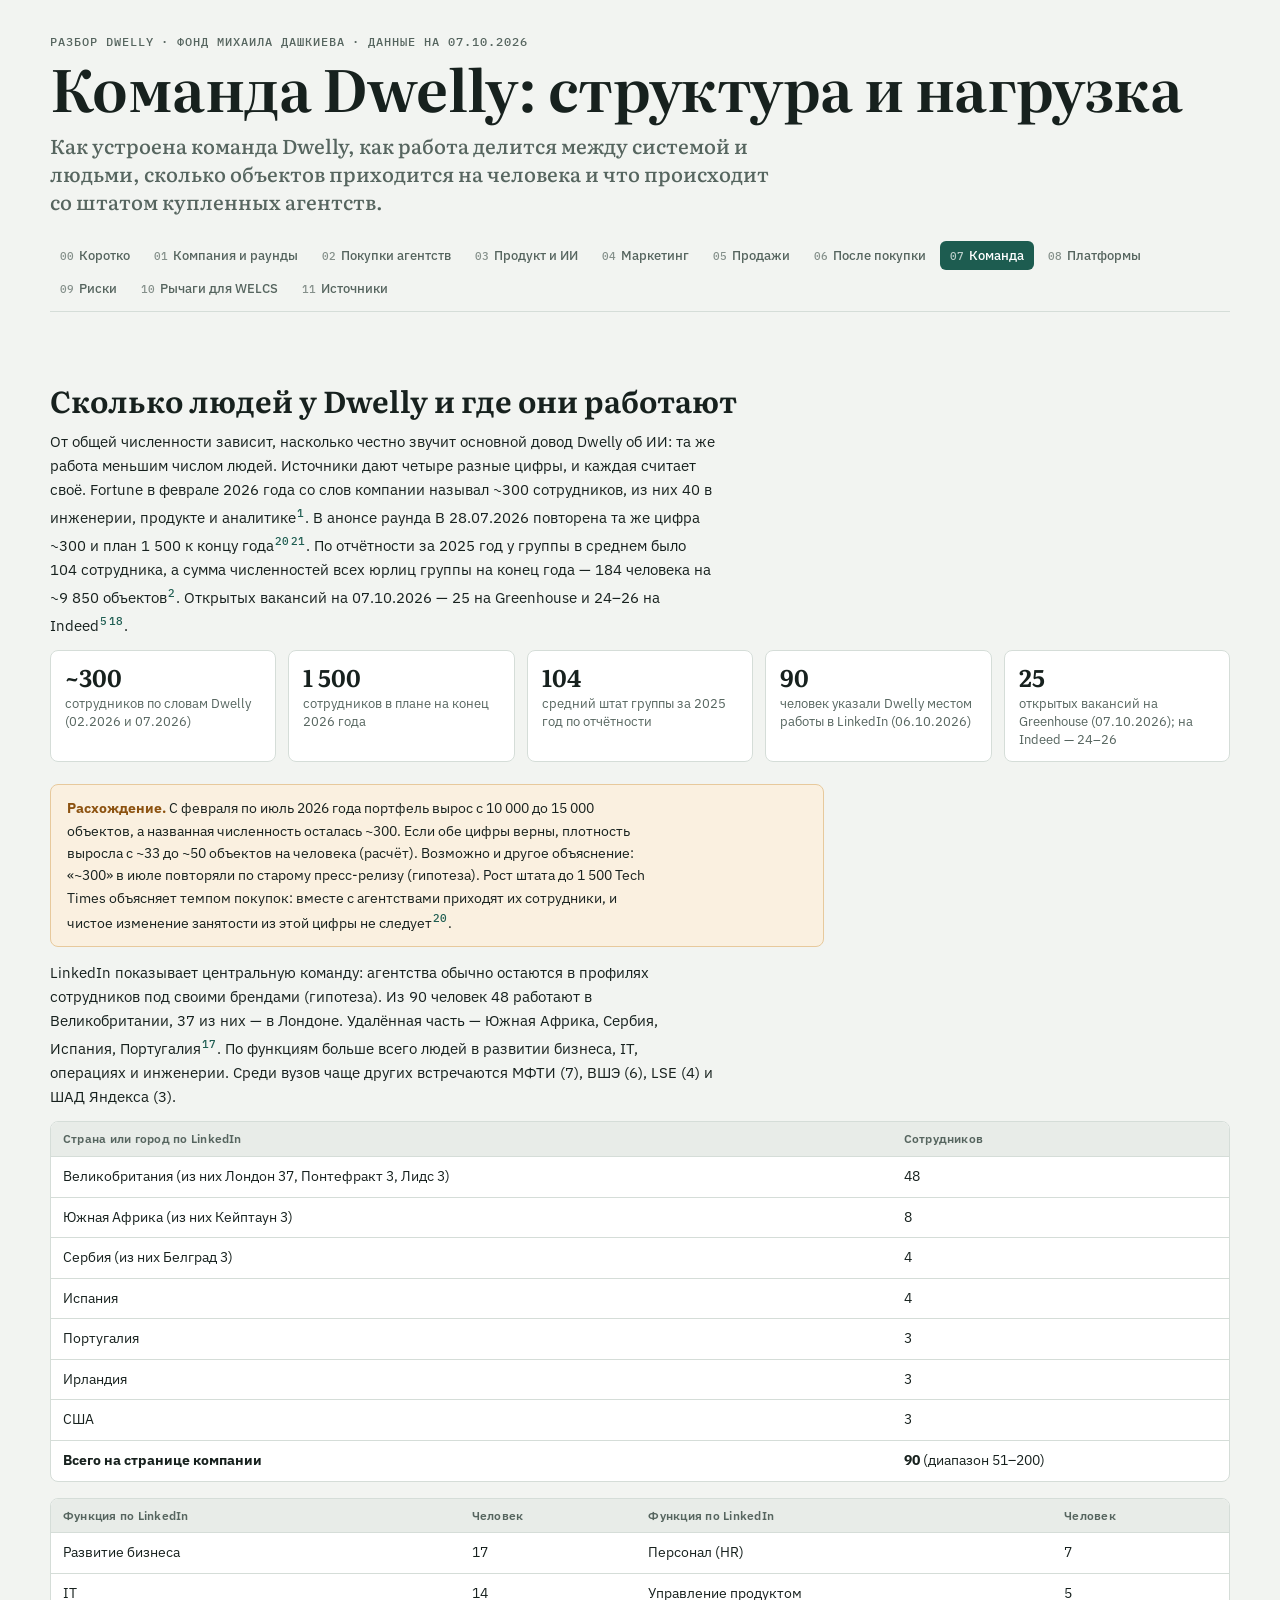
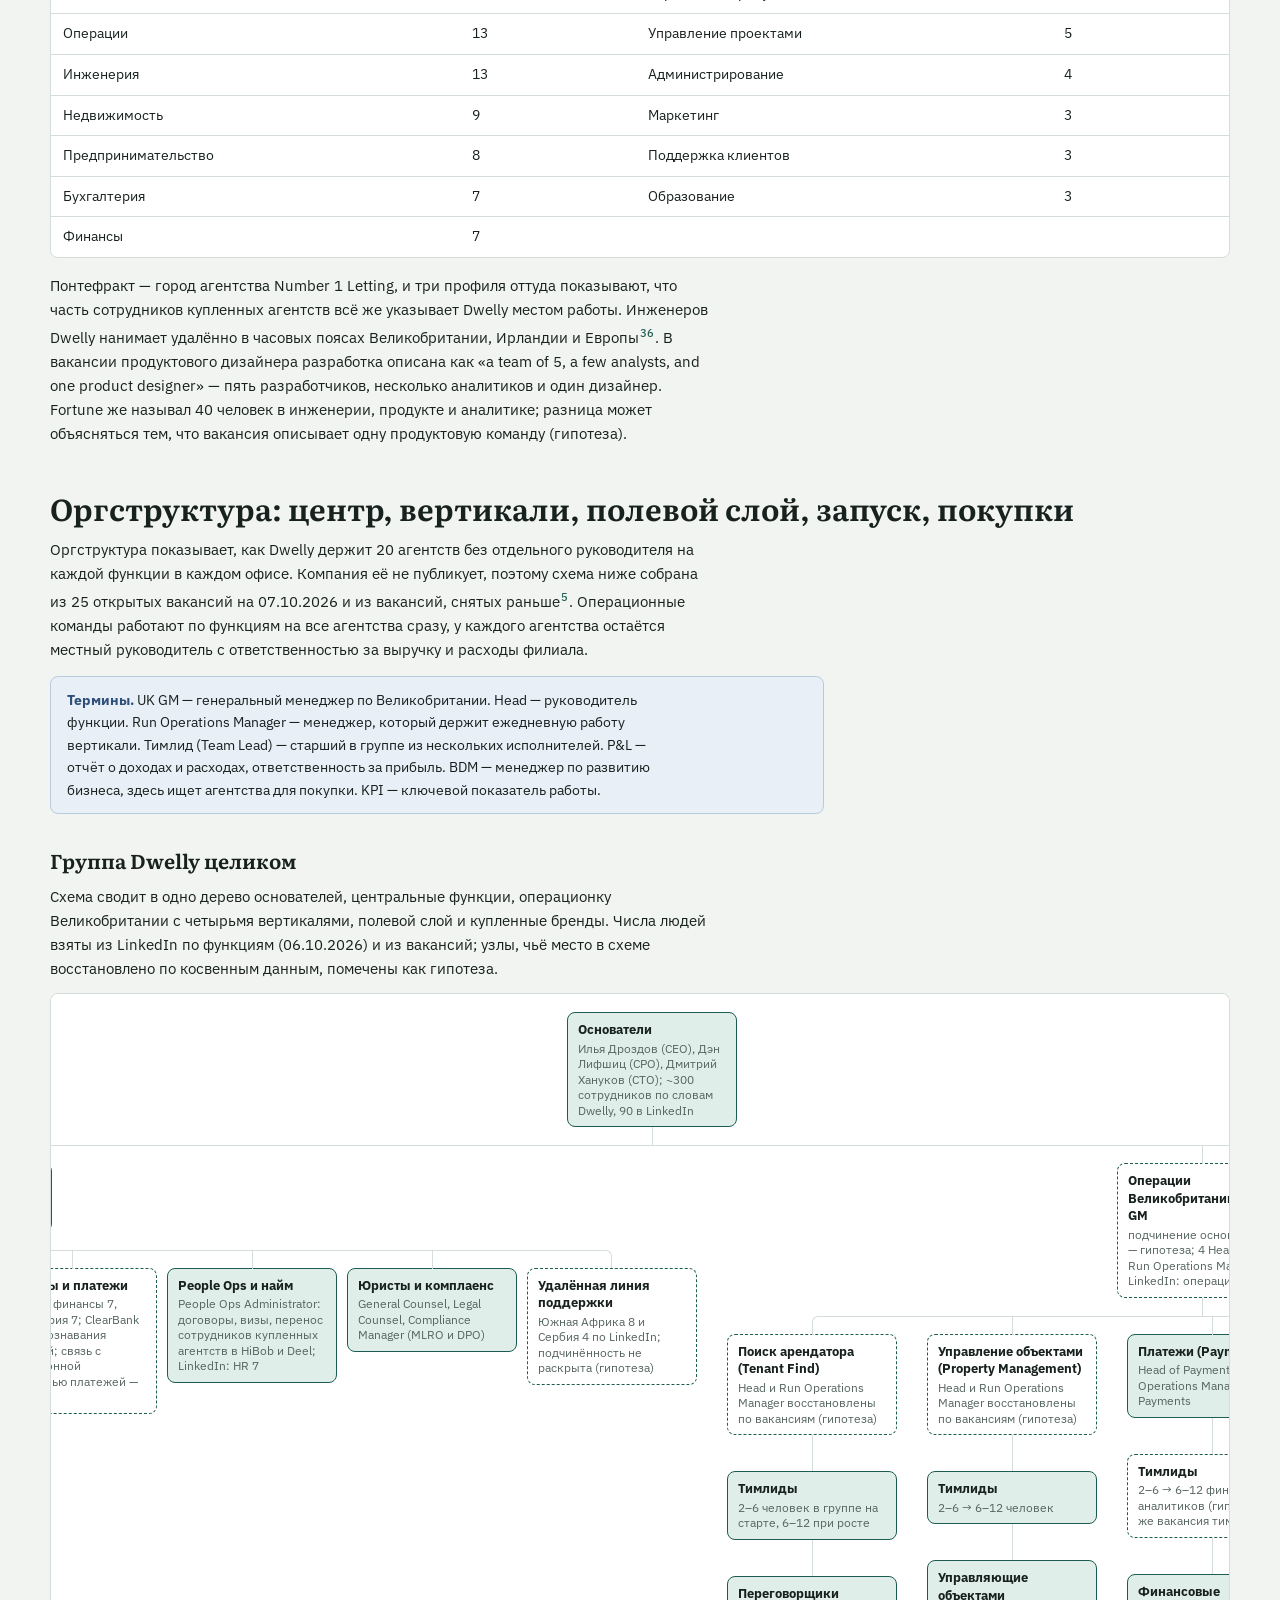
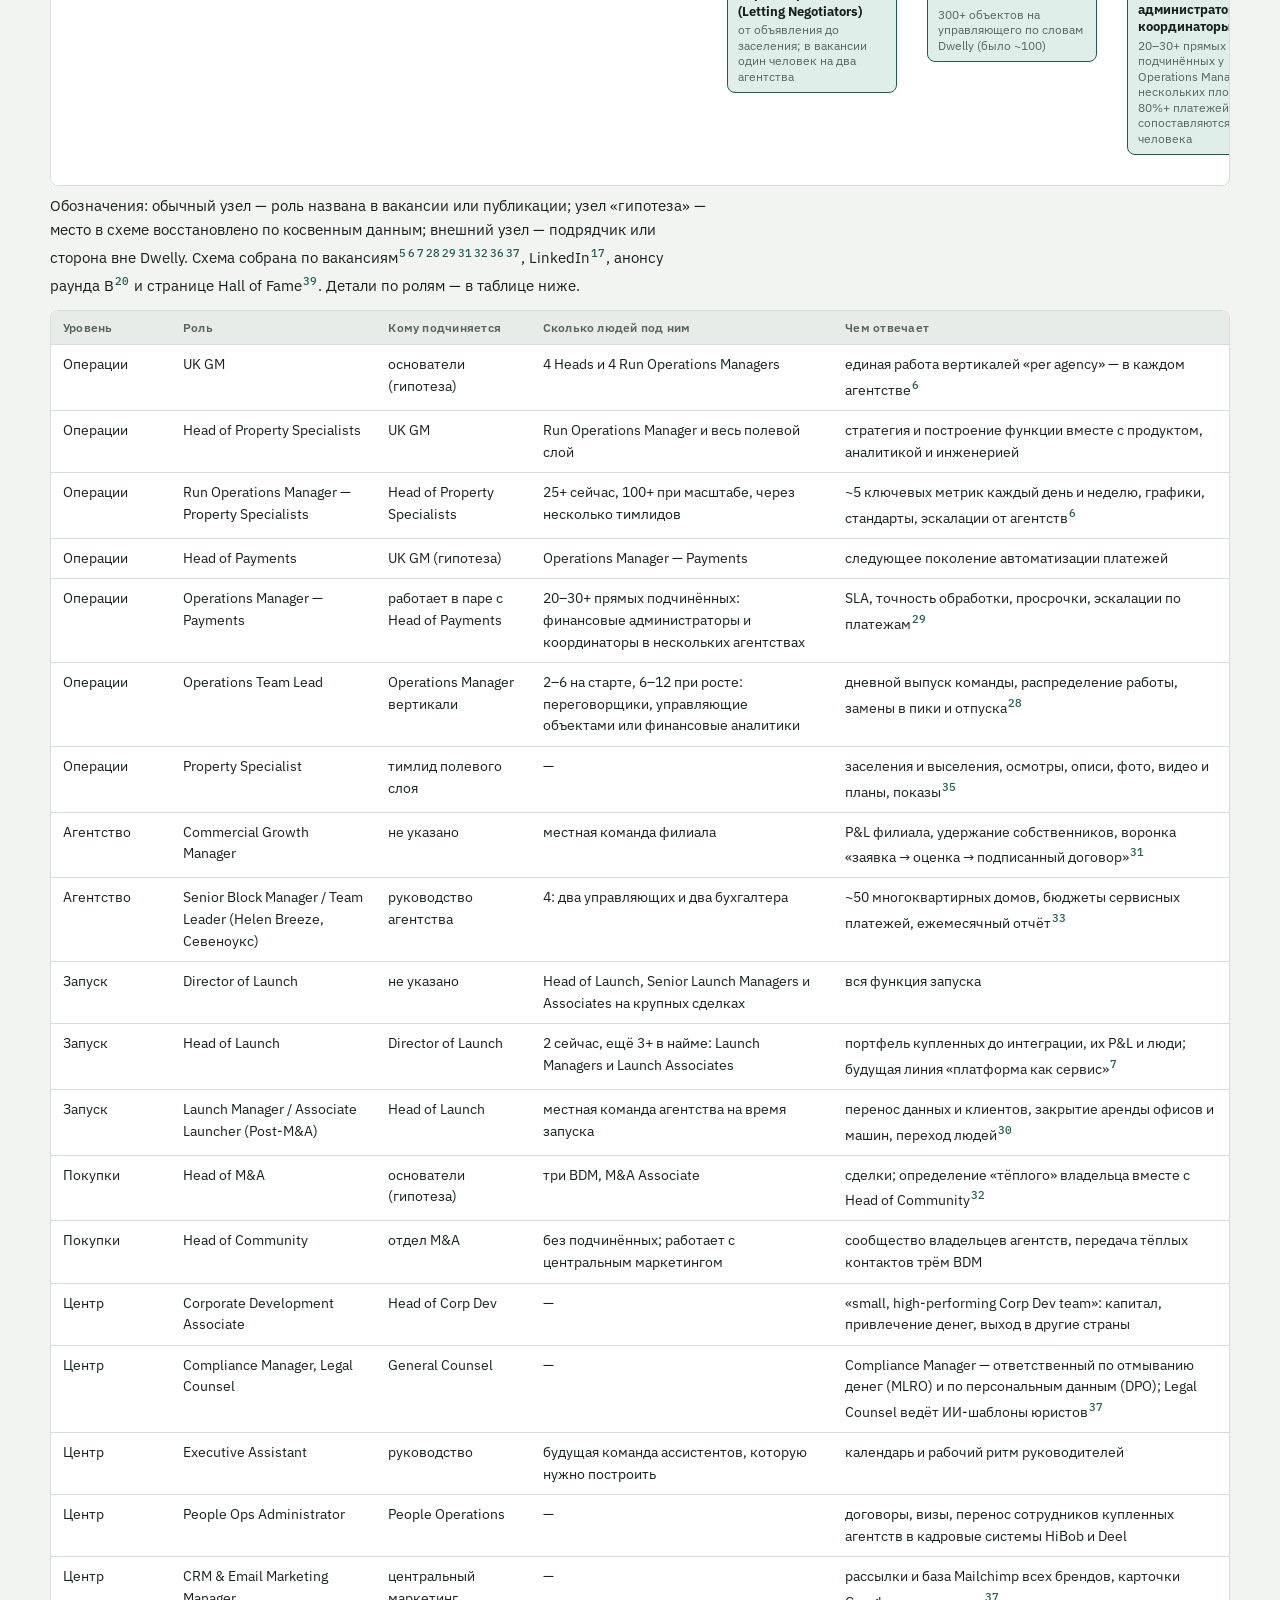
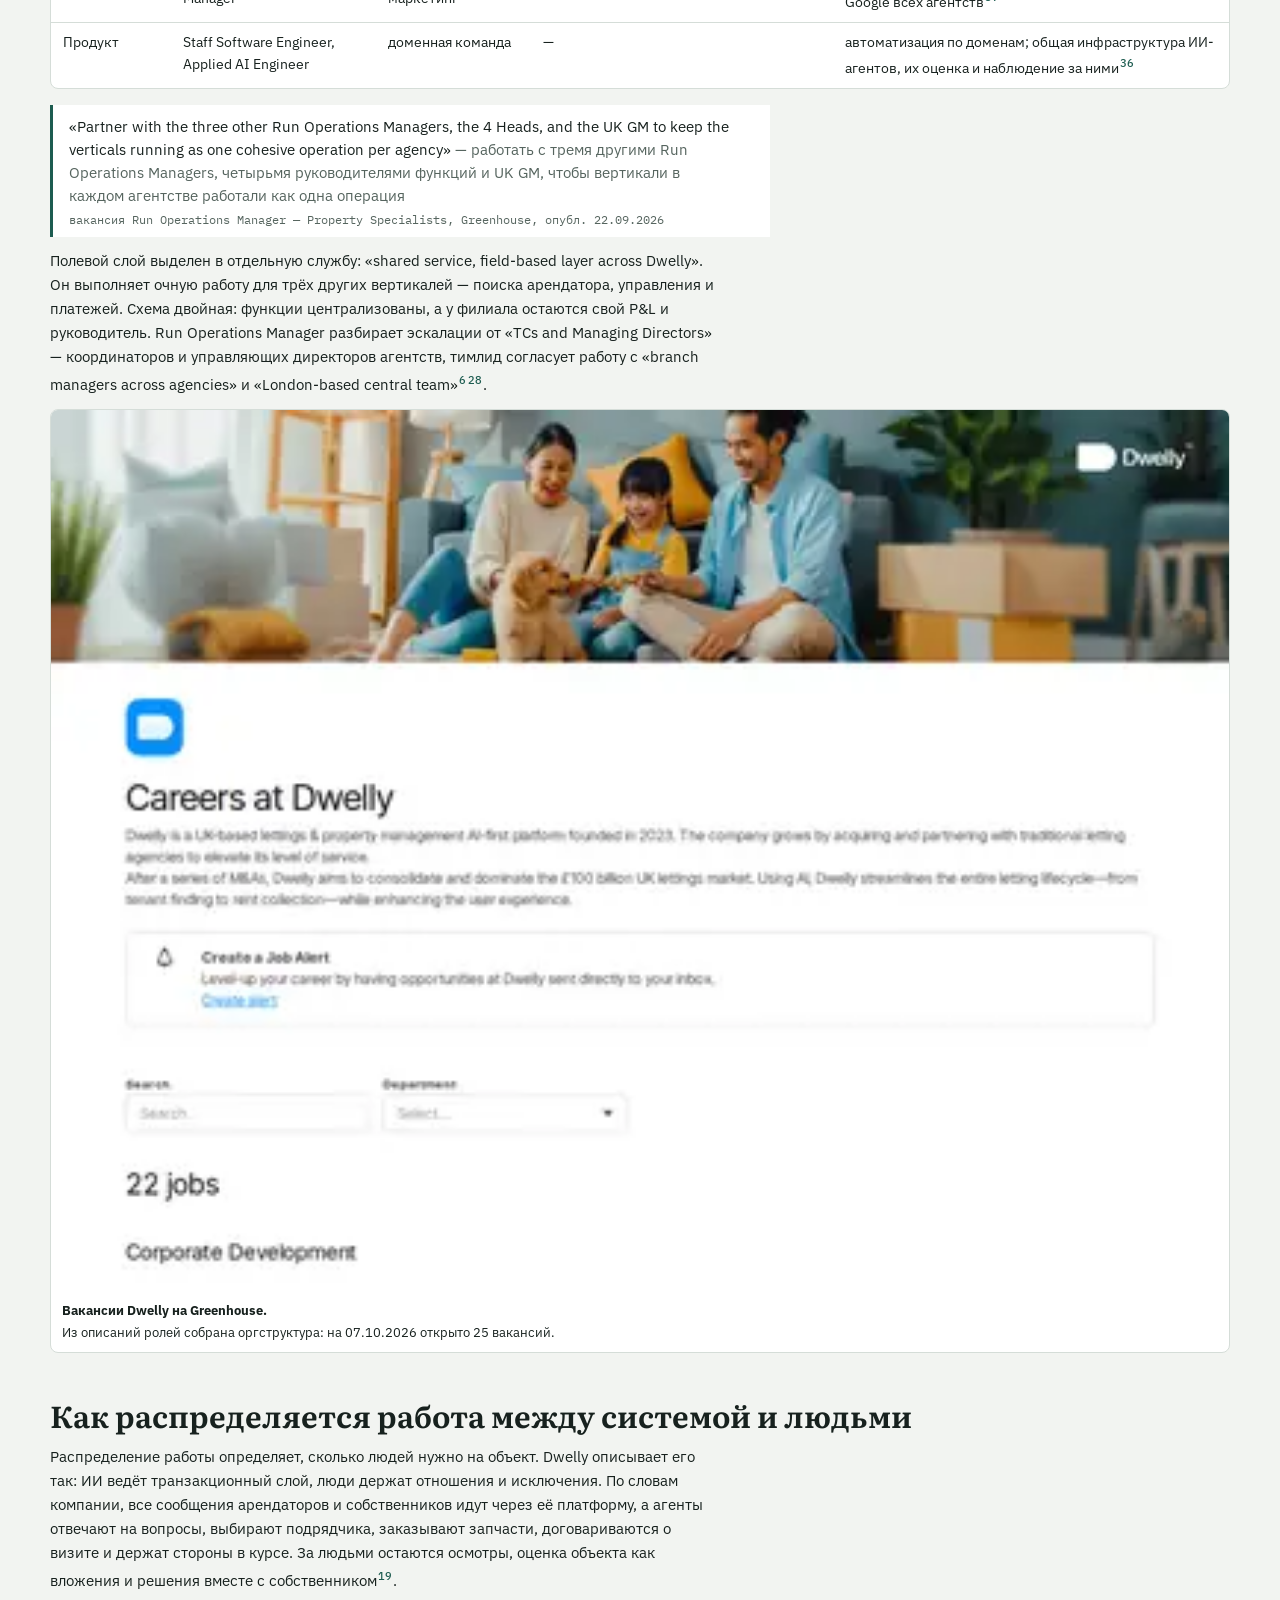
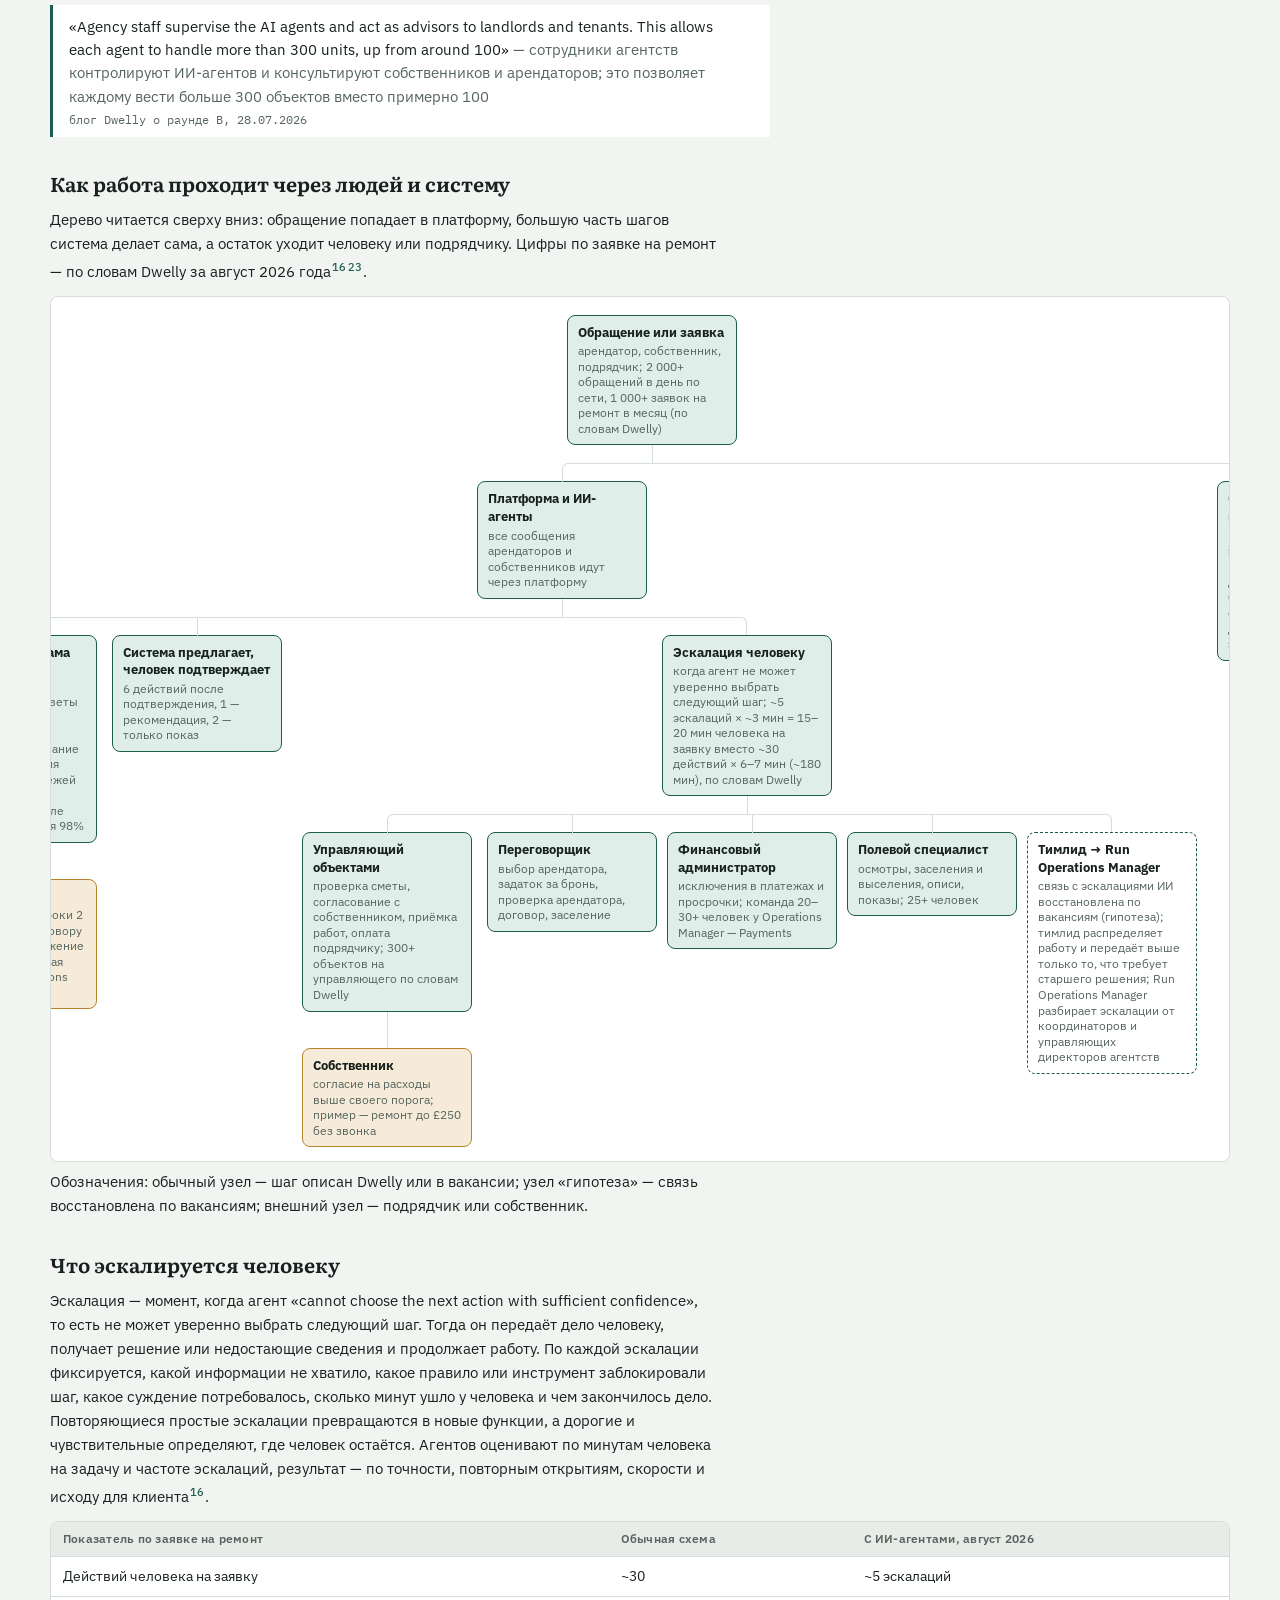
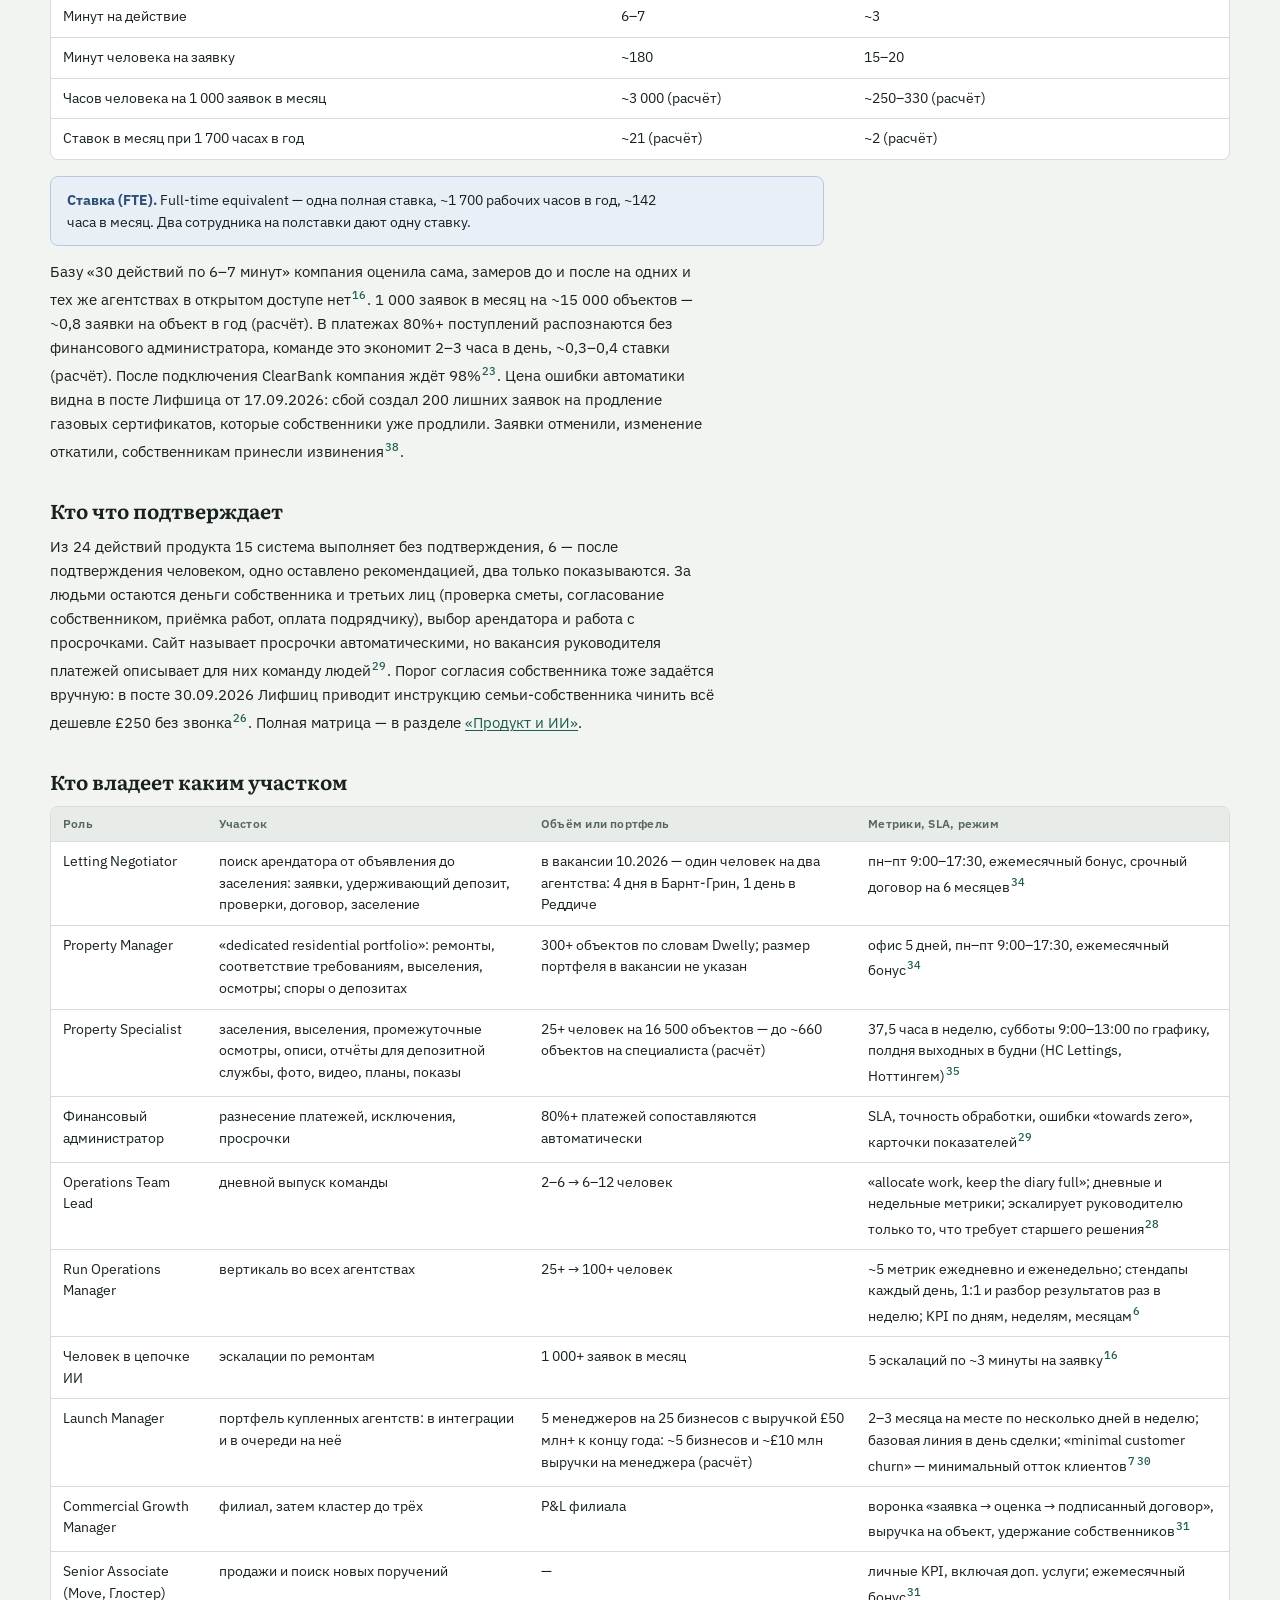
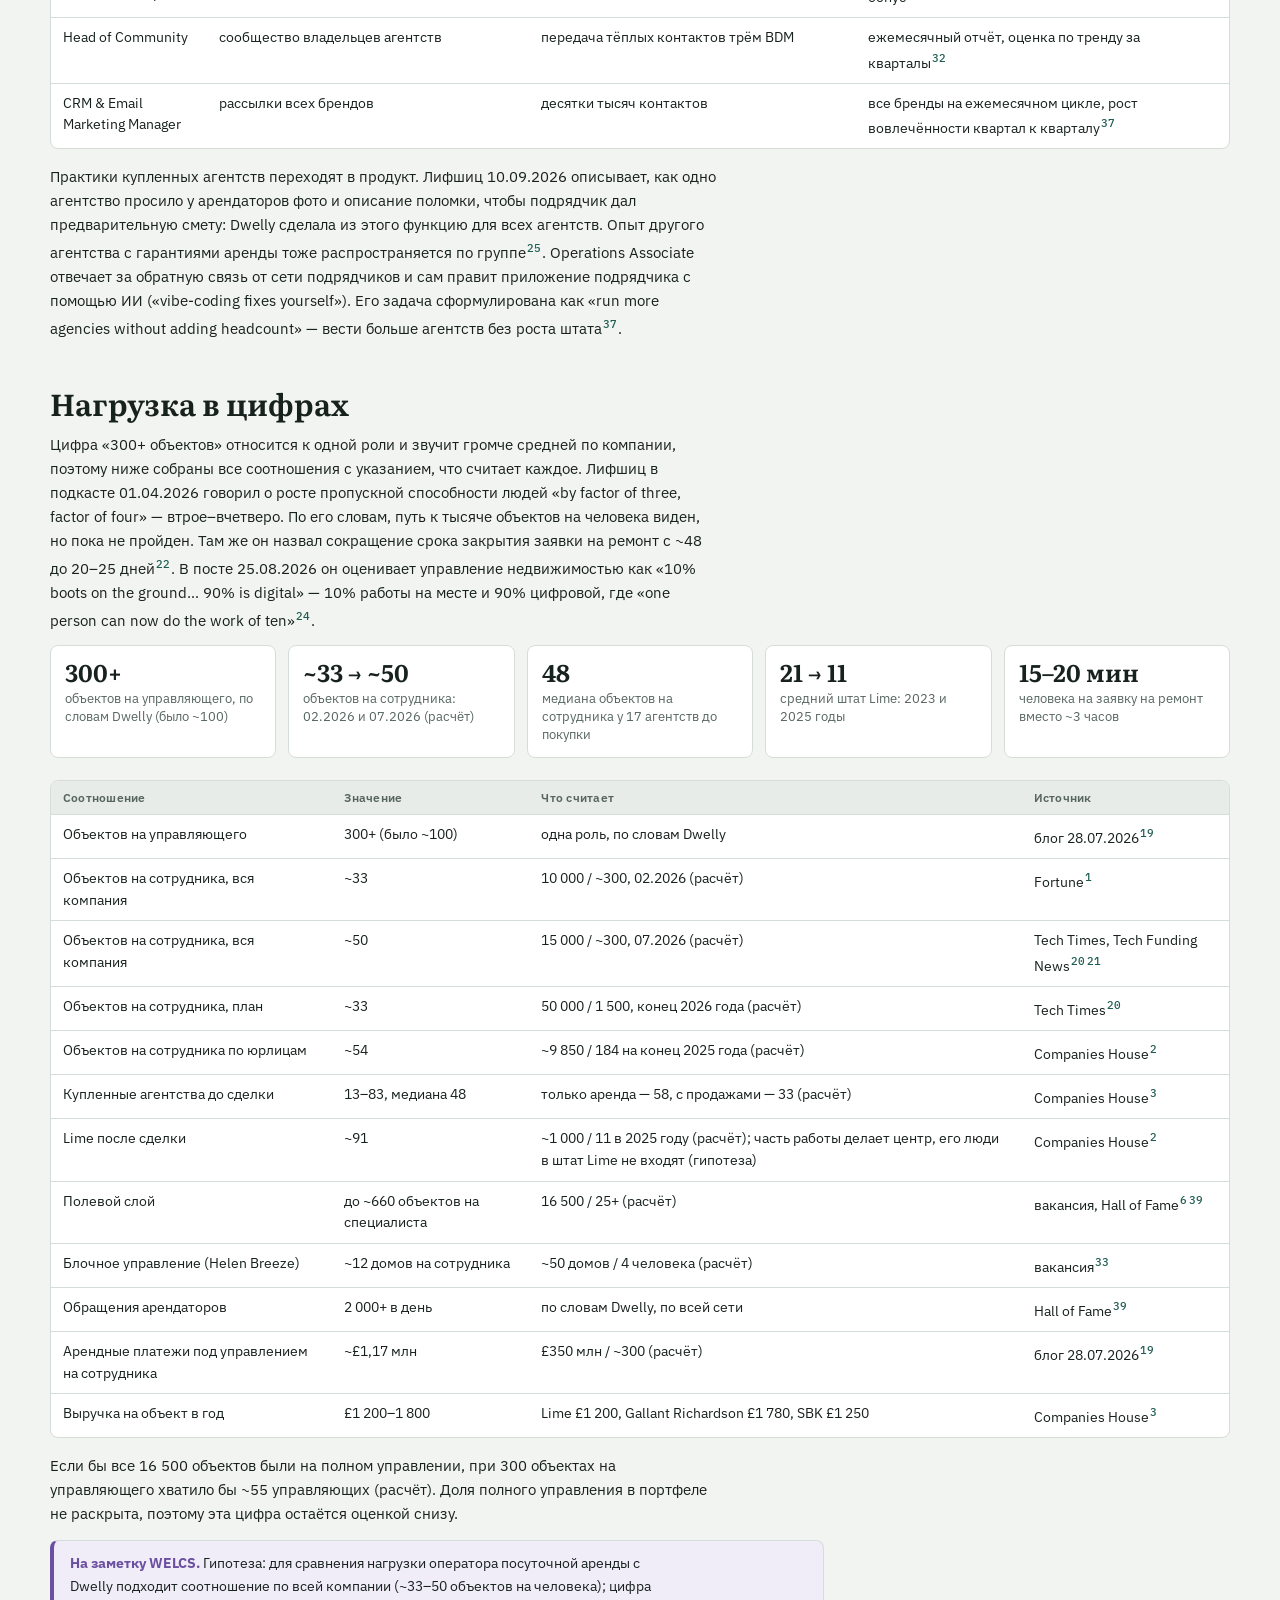
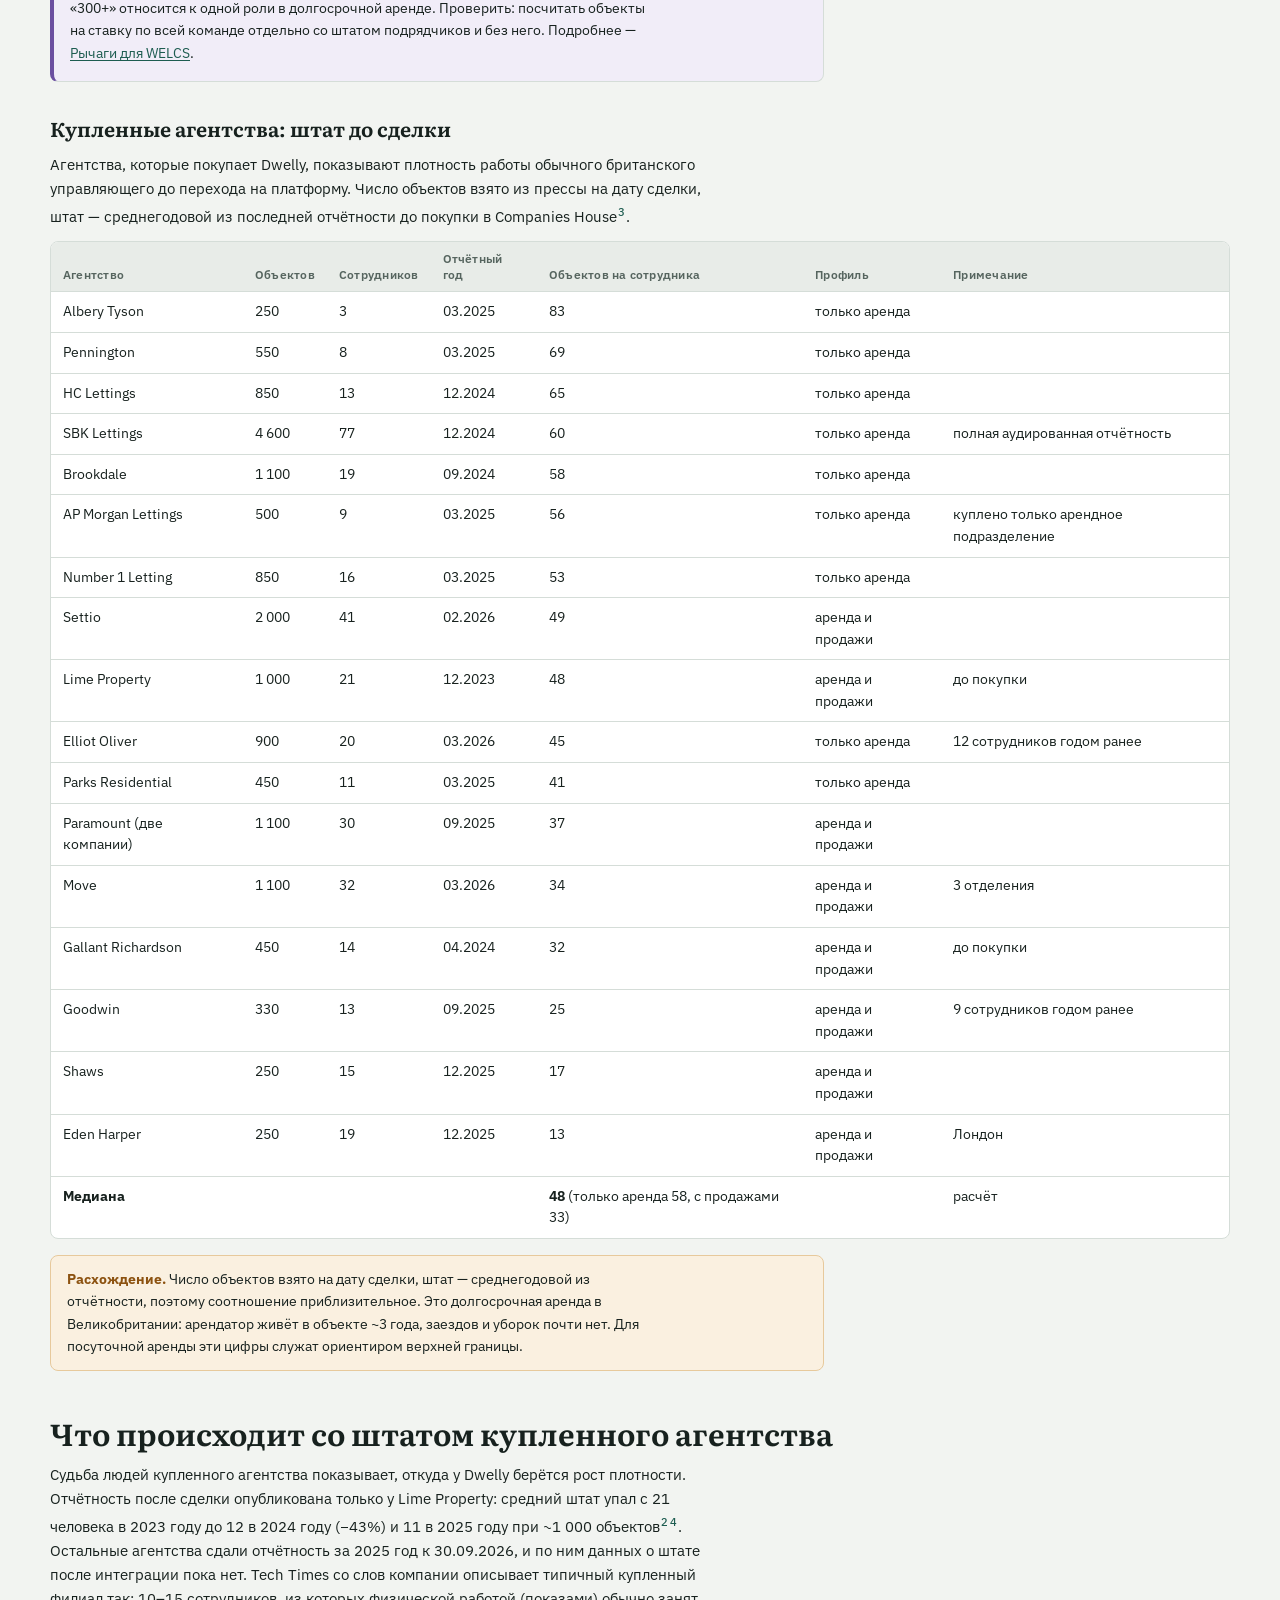
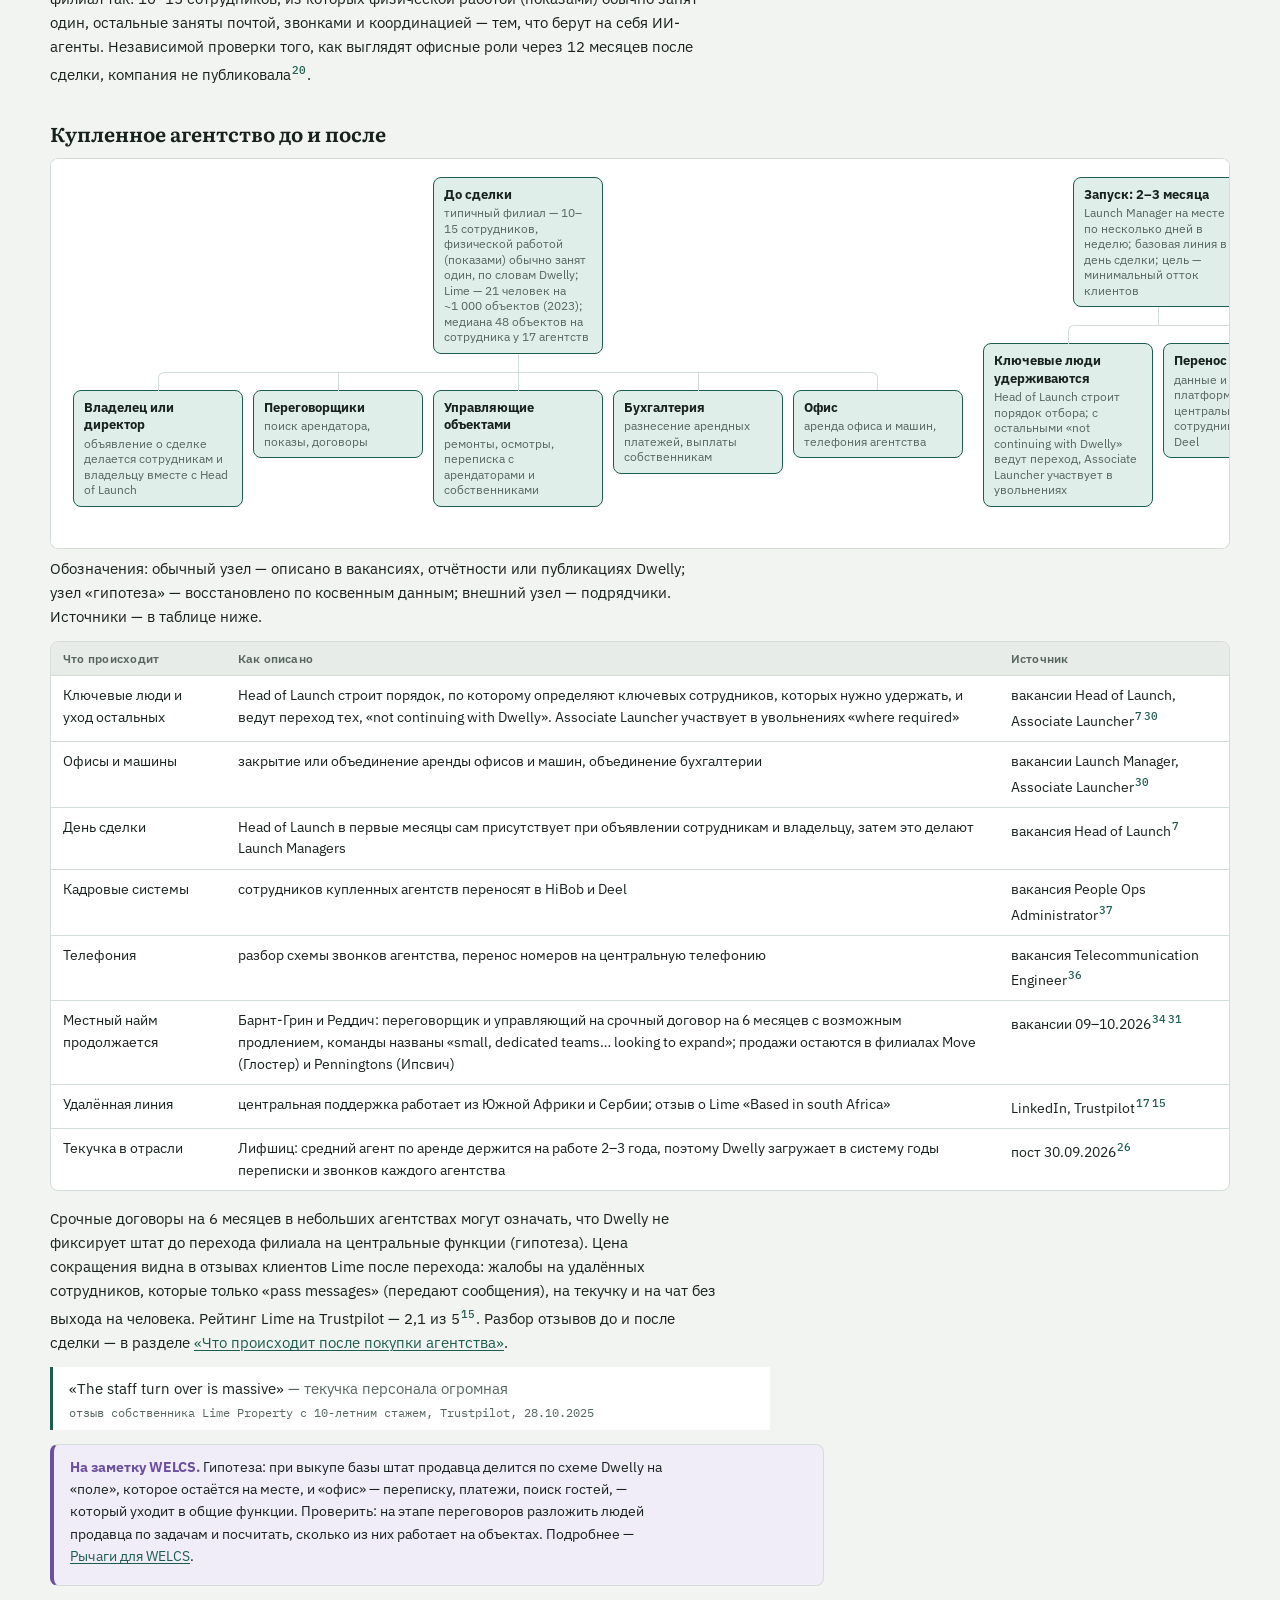
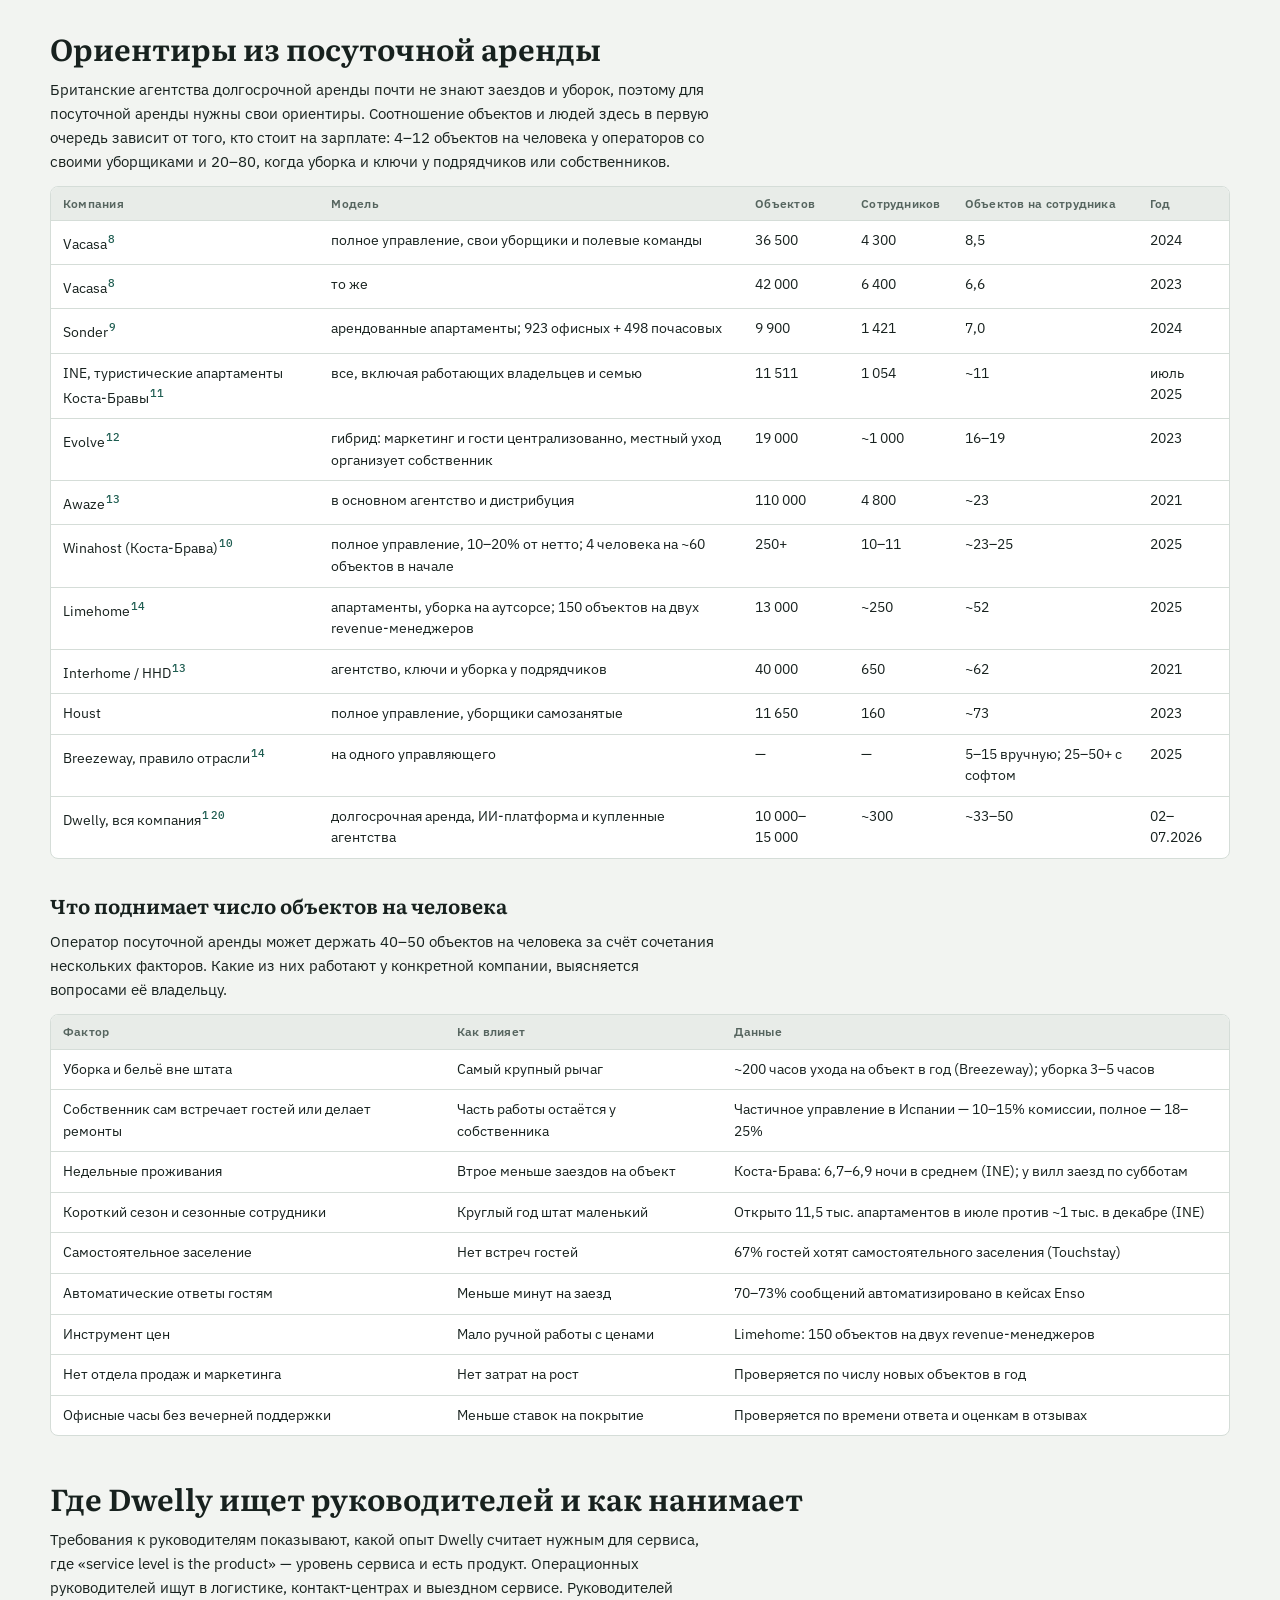
<file: komanda.html>
<!doctype html>
<html lang="ru">
<head>
<meta charset="utf-8">
<meta name="viewport" content="width=device-width, initial-scale=1, viewport-fit=cover">
<title>Команда Dwelly: структура и нагрузка · Dwelly</title>
<meta name="description" content="Как устроена команда Dwelly, как работа делится между системой и людьми, сколько объектов приходится на человека и что происходит со штатом купленных агентств.">
<link rel="preconnect" href="https://fonts.googleapis.com">
<link rel="preconnect" href="https://fonts.gstatic.com" crossorigin>
<link rel="stylesheet" href="https://fonts.googleapis.com/css2?family=IBM+Plex+Mono:wght@400;500&family=IBM+Plex+Sans:ital,wght@0,400;0,500;0,600;1,400&family=Literata:opsz,wght@7..72,500;7..72,650&display=swap">
<link rel="stylesheet" href="assets/style.css">
</head>
<body>
<a class="skip" href="#main">К тексту</a>
<div class="wrap">
<header class="top">
<div class="eyebrow">Разбор Dwelly · Фонд Михаила Дашкиева · данные на 07.10.2026</div>
<h1>Команда Dwelly: структура и нагрузка</h1>
<p class="sub">Как устроена команда Dwelly, как работа делится между системой и людьми, сколько объектов приходится на человека и что происходит со штатом купленных агентств.</p>
</header>
<nav class="site" aria-label="Разделы отчёта"><ul><li><a href="index.html"><span>00</span>Коротко</a></li><li><a href="kompaniya.html"><span>01</span>Компания и раунды</a></li><li><a href="pokupki.html"><span>02</span>Покупки агентств</a></li><li><a href="produkt.html"><span>03</span>Продукт и ИИ</a></li><li><a href="marketing.html"><span>04</span>Маркетинг</a></li><li><a href="prodazhi.html"><span>05</span>Продажи</a></li><li><a href="uderzhanie.html"><span>06</span>После покупки</a></li><li><a href="komanda.html" aria-current="page"><span>07</span>Команда</a></li><li><a href="platformy.html"><span>08</span>Платформы</a></li><li><a href="riski.html"><span>09</span>Риски</a></li><li><a href="rychagi.html"><span>10</span>Рычаги для WELCS</a></li><li><a href="istochniki.html"><span>11</span>Источники</a></li></ul></nav>
<main id="main" class="doc">
<h2 id="komanda-chislennost">Сколько людей у Dwelly и где они работают</h2>
<p>От общей численности зависит, насколько честно звучит основной довод Dwelly об ИИ: та же работа меньшим числом людей. Источники дают четыре разные цифры, и каждая считает своё. Fortune в феврале 2026 года со слов компании называл ~300 сотрудников, из них 40 в инженерии, продукте и аналитике<sup><a href="#komanda-s1">1</a></sup>. В анонсе раунда B 28.07.2026 повторена та же цифра ~300 и план 1 500 к концу года<sup><a href="#komanda-s20">20</a></sup><sup><a href="#komanda-s21">21</a></sup>. По отчётности за 2025 год у группы в среднем было 104 сотрудника, а сумма численностей всех юрлиц группы на конец года — 184 человека на ~9 850 объектов<sup><a href="#komanda-s2">2</a></sup>. Открытых вакансий на 07.10.2026 — 25 на Greenhouse и 24–26 на Indeed<sup><a href="#komanda-s5">5</a></sup><sup><a href="#komanda-s18">18</a></sup>.</p>
<div class="stats">
<div class="st"><b>~300</b><span>сотрудников по словам Dwelly (02.2026 и 07.2026)</span></div>
<div class="st"><b>1 500</b><span>сотрудников в плане на конец 2026 года</span></div>
<div class="st"><b>104</b><span>средний штат группы за 2025 год по отчётности</span></div>
<div class="st"><b>90</b><span>человек указали Dwelly местом работы в LinkedIn (06.10.2026)</span></div>
<div class="st"><b>25</b><span>открытых вакансий на Greenhouse (07.10.2026); на Indeed — 24–26</span></div>
</div>
<aside class="gap"><p><b>Расхождение.</b> С февраля по июль 2026 года портфель вырос с 10 000 до 15 000 объектов, а названная численность осталась ~300. Если обе цифры верны, плотность выросла с ~33 до ~50 объектов на человека (расчёт). Возможно и другое объяснение: «~300» в июле повторяли по старому пресс-релизу (гипотеза). Рост штата до 1 500 Tech Times объясняет темпом покупок: вместе с агентствами приходят их сотрудники, и чистое изменение занятости из этой цифры не следует<sup><a href="#komanda-s20">20</a></sup>.</p></aside>
<p>LinkedIn показывает центральную команду: агентства обычно остаются в профилях сотрудников под своими брендами (гипотеза). Из 90 человек 48 работают в Великобритании, 37 из них — в Лондоне. Удалённая часть — Южная Африка, Сербия, Испания, Португалия<sup><a href="#komanda-s17">17</a></sup>. По функциям больше всего людей в развитии бизнеса, IT, операциях и инженерии. Среди вузов чаще других встречаются МФТИ (7), ВШЭ (6), LSE (4) и ШАД Яндекса (3).</p>
<div class="tw"><table><thead><tr><th>Страна или город по LinkedIn</th><th>Сотрудников</th></tr></thead><tbody>
<tr><td>Великобритания (из них Лондон 37, Понтефракт 3, Лидс 3)</td><td>48</td></tr>
<tr><td>Южная Африка (из них Кейптаун 3)</td><td>8</td></tr>
<tr><td>Сербия (из них Белград 3)</td><td>4</td></tr>
<tr><td>Испания</td><td>4</td></tr>
<tr><td>Португалия</td><td>3</td></tr>
<tr><td>Ирландия</td><td>3</td></tr>
<tr><td>США</td><td>3</td></tr>
<tr><td><b>Всего на странице компании</b></td><td><b>90</b> (диапазон 51–200)</td></tr>
</tbody></table></div>
<div class="tw"><table><thead><tr><th>Функция по LinkedIn</th><th>Человек</th><th>Функция по LinkedIn</th><th>Человек</th></tr></thead><tbody>
<tr><td>Развитие бизнеса</td><td>17</td><td>Персонал (HR)</td><td>7</td></tr>
<tr><td>IT</td><td>14</td><td>Управление продуктом</td><td>5</td></tr>
<tr><td>Операции</td><td>13</td><td>Управление проектами</td><td>5</td></tr>
<tr><td>Инженерия</td><td>13</td><td>Администрирование</td><td>4</td></tr>
<tr><td>Недвижимость</td><td>9</td><td>Маркетинг</td><td>3</td></tr>
<tr><td>Предпринимательство</td><td>8</td><td>Поддержка клиентов</td><td>3</td></tr>
<tr><td>Бухгалтерия</td><td>7</td><td>Образование</td><td>3</td></tr>
<tr><td>Финансы</td><td>7</td><td></td><td></td></tr>
</tbody></table></div>
<p>Понтефракт — город агентства Number 1 Letting, и три профиля оттуда показывают, что часть сотрудников купленных агентств всё же указывает Dwelly местом работы. Инженеров Dwelly нанимает удалённо в часовых поясах Великобритании, Ирландии и Европы<sup><a href="#komanda-s36">36</a></sup>. В вакансии продуктового дизайнера разработка описана как «a team of 5, a few analysts, and one product designer» — пять разработчиков, несколько аналитиков и один дизайнер. Fortune же называл 40 человек в инженерии, продукте и аналитике; разница может объясняться тем, что вакансия описывает одну продуктовую команду (гипотеза).</p>

<h2 id="komanda-struktura">Оргструктура: центр, вертикали, полевой слой, запуск, покупки</h2>
<p>Оргструктура показывает, как Dwelly держит 20 агентств без отдельного руководителя на каждой функции в каждом офисе. Компания её не публикует, поэтому схема ниже собрана из 25 открытых вакансий на 07.10.2026 и из вакансий, снятых раньше<sup><a href="#komanda-s5">5</a></sup>. Операционные команды работают по функциям на все агентства сразу, у каждого агентства остаётся местный руководитель с ответственностью за выручку и расходы филиала.</p>
<aside class="note"><p><b>Термины.</b> UK GM — генеральный менеджер по Великобритании. Head — руководитель функции. Run Operations Manager — менеджер, который держит ежедневную работу вертикали. Тимлид (Team Lead) — старший в группе из нескольких исполнителей. P&amp;L — отчёт о доходах и расходах, ответственность за прибыль. BDM — менеджер по развитию бизнеса, здесь ищет агентства для покупки. KPI — ключевой показатель работы.</p></aside>
<h3>Группа Dwelly целиком</h3>
<p>Схема сводит в одно дерево основателей, центральные функции, операционку Великобритании с четырьмя вертикалями, полевой слой и купленные бренды. Числа людей взяты из LinkedIn по функциям (06.10.2026) и из вакансий; узлы, чьё место в схеме восстановлено по косвенным данным, помечены как гипотеза.</p>
<div class="org"><ul><li><span class="n"><b>Основатели</b><small>Илья Дроздов (CEO), Дэн Лифшиц (CPO), Дмитрий Хануков (CTO); ~300 сотрудников по словам Dwelly, 90 в LinkedIn</small></span><ul>
<li><span class="n"><b>Центральные функции</b><small>общие для всех агентств, Лондон и удалённо</small></span><ul>
<li><span class="n"><b>ИИ и инженерия</b><small>доменные команды Tenant Find, Property Management, Payments; прикладной ИИ, телефония, дизайн, аналитика; 40 человек в инженерии, продукте и аналитике по словам Dwelly; LinkedIn: IT 14, инженерия 13, продукт 5</small></span></li>
<li><span class="n"><b>M&amp;A и сообщество</b><small>Head of Corp Dev, Head of M&amp;A, M&amp;A Associate, три BDM, Head of Community; LinkedIn: развитие бизнеса 17</small></span><ul>
<li><span class="n ext"><b>Брокеры агентств</b><small>Atomic, Adam J Walker, Letts Acquire — внешние</small></span></li>
</ul></li>
<li><span class="n"><b>Запуск купленных агентств</b><small>Director of Launch: крупные сделки через Senior Launch Managers; Head of Launch: малые и средние, 2 человека сейчас и 3+ в найме; после интеграции агентство переходит к руководителю операций (Head of Operations)</small></span><ul>
<li><span class="n"><b>Launch Managers и Associates</b><small>2–3 месяца на месте; 5 менеджеров на 25 бизнесов к концу года (расчёт ~5 на человека)</small></span></li>
</ul></li>
<li><span class="n"><b>Маркетинг и CRM</b><small>центральный маркетинг: performance, email, SMM; CRM &amp; Email Marketing Manager ведёт Mailchimp и карточки Google всех брендов; LinkedIn: маркетинг 3</small></span><ul>
<li><span class="n ext"><b>PR-агентство MA Family</b><small>внешнее, с 07.2025</small></span></li>
</ul></li>
<li><span class="n hyp"><b>Финансы и платежи</b><small>LinkedIn: финансы 7, бухгалтерия 7; ClearBank для распознавания платежей; связь с операционной вертикалью платежей — гипотеза</small></span></li>
<li><span class="n"><b>People Ops и найм</b><small>People Ops Administrator: договоры, визы, перенос сотрудников купленных агентств в HiBob и Deel; LinkedIn: HR 7</small></span></li>
<li><span class="n"><b>Юристы и комплаенс</b><small>General Counsel, Legal Counsel, Compliance Manager (MLRO и DPO)</small></span></li>
<li><span class="n hyp"><b>Удалённая линия поддержки</b><small>Южная Африка 8 и Сербия 4 по LinkedIn; подчинённость не раскрыта (гипотеза)</small></span></li>
</ul></li>
<li><span class="n hyp"><b>Операции Великобритании: UK GM</b><small>подчинение основателям — гипотеза; 4 Heads и 4 Run Operations Managers; LinkedIn: операции 13</small></span><ul>
<li><span class="n hyp"><b>Поиск арендатора (Tenant Find)</b><small>Head и Run Operations Manager восстановлены по вакансиям (гипотеза)</small></span><ul>
<li><span class="n"><b>Тимлиды</b><small>2–6 человек в группе на старте, 6–12 при росте</small></span><ul>
<li><span class="n"><b>Переговорщики (Letting Negotiators)</b><small>от объявления до заселения; в вакансии один человек на два агентства</small></span></li>
</ul></li>
</ul></li>
<li><span class="n hyp"><b>Управление объектами (Property Management)</b><small>Head и Run Operations Manager восстановлены по вакансиям (гипотеза)</small></span><ul>
<li><span class="n"><b>Тимлиды</b><small>2–6 → 6–12 человек</small></span><ul>
<li><span class="n"><b>Управляющие объектами</b><small>300+ объектов на управляющего по словам Dwelly (было ~100)</small></span></li>
</ul></li>
</ul></li>
<li><span class="n"><b>Платежи (Payments)</b><small>Head of Payments; Operations Manager — Payments</small></span><ul>
<li><span class="n hyp"><b>Тимлиды</b><small>2–6 → 6–12 финансовых аналитиков (гипотеза: та же вакансия тимлида)</small></span><ul>
<li><span class="n"><b>Финансовые администраторы и координаторы</b><small>20–30+ прямых подчинённых у Operations Manager на нескольких площадках; 80%+ платежей сопоставляются без человека</small></span></li>
</ul></li>
</ul></li>
<li><span class="n"><b>Полевой слой (Property Specialists)</b><small>Head of Property Specialists → Run Operations Manager; общая служба для трёх других вертикалей</small></span><ul>
<li><span class="n hyp"><b>Тимлиды полевого слоя</b><small>«несколько тимлидов» по вакансии, число не раскрыто</small></span><ul>
<li><span class="n"><b>Property Specialists</b><small>25+ сейчас, 100+ при масштабе; до ~660 объектов на специалиста (расчёт): заселения, выселения, осмотры, описи, показы</small></span></li>
</ul></li>
</ul></li>
<li><span class="n ext"><b>Сеть подрядчиков</b><small>ремонты по заявкам; обратную связь от сети собирает Operations Associate</small></span></li>
</ul></li>
<li><span class="n"><b>Купленные бренды</b><small>20 агентств, 16 500 объектов (Hall of Fame); бренды, сайты и местные офисы сохраняются</small></span><ul>
<li><span class="n hyp"><b>Управляющие директора и руководители филиалов</b><small>эскалируют Run Operations Managers; кому подчиняются — не указано (гипотеза)</small></span><ul>
<li><span class="n"><b>Commercial Growth Manager</b><small>P&amp;L филиала → кластер до трёх → регион и страна</small></span></li>
<li><span class="n"><b>Местные команды</b><small>переговорщик и управляющий на 6 месяцев (Барнт-Грин, Реддич); блочное управление Helen Breeze — 4 человека на ~50 домов; продажи Move и Penningtons</small></span></li>
</ul></li>
</ul></li>
</ul></li></ul></div>
<p>Обозначения: обычный узел — роль названа в вакансии или публикации; узел «гипотеза» — место в схеме восстановлено по косвенным данным; внешний узел — подрядчик или сторона вне Dwelly. Схема собрана по вакансиям<sup><a href="#komanda-s5">5</a></sup><sup><a href="#komanda-s6">6</a></sup><sup><a href="#komanda-s7">7</a></sup><sup><a href="#komanda-s28">28</a></sup><sup><a href="#komanda-s29">29</a></sup><sup><a href="#komanda-s31">31</a></sup><sup><a href="#komanda-s32">32</a></sup><sup><a href="#komanda-s36">36</a></sup><sup><a href="#komanda-s37">37</a></sup>, LinkedIn<sup><a href="#komanda-s17">17</a></sup>, анонсу раунда B<sup><a href="#komanda-s20">20</a></sup> и странице Hall of Fame<sup><a href="#komanda-s39">39</a></sup>. Детали по ролям — в таблице ниже.</p>
<div class="tw"><table class="wide"><thead><tr><th>Уровень</th><th>Роль</th><th>Кому подчиняется</th><th>Сколько людей под ним</th><th>Чем отвечает</th></tr></thead><tbody>
<tr><td>Операции</td><td>UK GM</td><td>основатели (гипотеза)</td><td>4 Heads и 4 Run Operations Managers</td><td>единая работа вертикалей «per agency» — в каждом агентстве<sup><a href="#komanda-s6">6</a></sup></td></tr>
<tr><td>Операции</td><td>Head of Property Specialists</td><td>UK GM</td><td>Run Operations Manager и весь полевой слой</td><td>стратегия и построение функции вместе с продуктом, аналитикой и инженерией</td></tr>
<tr><td>Операции</td><td>Run Operations Manager — Property Specialists</td><td>Head of Property Specialists</td><td>25+ сейчас, 100+ при масштабе, через несколько тимлидов</td><td>~5 ключевых метрик каждый день и неделю, графики, стандарты, эскалации от агентств<sup><a href="#komanda-s6">6</a></sup></td></tr>
<tr><td>Операции</td><td>Head of Payments</td><td>UK GM (гипотеза)</td><td>Operations Manager — Payments</td><td>следующее поколение автоматизации платежей</td></tr>
<tr><td>Операции</td><td>Operations Manager — Payments</td><td>работает в паре с Head of Payments</td><td>20–30+ прямых подчинённых: финансовые администраторы и координаторы в нескольких агентствах</td><td>SLA, точность обработки, просрочки, эскалации по платежам<sup><a href="#komanda-s29">29</a></sup></td></tr>
<tr><td>Операции</td><td>Operations Team Lead</td><td>Operations Manager вертикали</td><td>2–6 на старте, 6–12 при росте: переговорщики, управляющие объектами или финансовые аналитики</td><td>дневной выпуск команды, распределение работы, замены в пики и отпуска<sup><a href="#komanda-s28">28</a></sup></td></tr>
<tr><td>Операции</td><td>Property Specialist</td><td>тимлид полевого слоя</td><td>—</td><td>заселения и выселения, осмотры, описи, фото, видео и планы, показы<sup><a href="#komanda-s35">35</a></sup></td></tr>
<tr><td>Агентство</td><td>Commercial Growth Manager</td><td>не указано</td><td>местная команда филиала</td><td>P&amp;L филиала, удержание собственников, воронка «заявка → оценка → подписанный договор»<sup><a href="#komanda-s31">31</a></sup></td></tr>
<tr><td>Агентство</td><td>Senior Block Manager / Team Leader (Helen Breeze, Севеноукс)</td><td>руководство агентства</td><td>4: два управляющих и два бухгалтера</td><td>~50 многоквартирных домов, бюджеты сервисных платежей, ежемесячный отчёт<sup><a href="#komanda-s33">33</a></sup></td></tr>
<tr><td>Запуск</td><td>Director of Launch</td><td>не указано</td><td>Head of Launch, Senior Launch Managers и Associates на крупных сделках</td><td>вся функция запуска</td></tr>
<tr><td>Запуск</td><td>Head of Launch</td><td>Director of Launch</td><td>2 сейчас, ещё 3+ в найме: Launch Managers и Launch Associates</td><td>портфель купленных до интеграции, их P&amp;L и люди; будущая линия «платформа как сервис»<sup><a href="#komanda-s7">7</a></sup></td></tr>
<tr><td>Запуск</td><td>Launch Manager / Associate Launcher (Post-M&amp;A)</td><td>Head of Launch</td><td>местная команда агентства на время запуска</td><td>перенос данных и клиентов, закрытие аренды офисов и машин, переход людей<sup><a href="#komanda-s30">30</a></sup></td></tr>
<tr><td>Покупки</td><td>Head of M&amp;A</td><td>основатели (гипотеза)</td><td>три BDM, M&amp;A Associate</td><td>сделки; определение «тёплого» владельца вместе с Head of Community<sup><a href="#komanda-s32">32</a></sup></td></tr>
<tr><td>Покупки</td><td>Head of Community</td><td>отдел M&amp;A</td><td>без подчинённых; работает с центральным маркетингом</td><td>сообщество владельцев агентств, передача тёплых контактов трём BDM</td></tr>
<tr><td>Центр</td><td>Corporate Development Associate</td><td>Head of Corp Dev</td><td>—</td><td>«small, high-performing Corp Dev team»: капитал, привлечение денег, выход в другие страны</td></tr>
<tr><td>Центр</td><td>Compliance Manager, Legal Counsel</td><td>General Counsel</td><td>—</td><td>Compliance Manager — ответственный по отмыванию денег (MLRO) и по персональным данным (DPO); Legal Counsel ведёт ИИ-шаблоны юристов<sup><a href="#komanda-s37">37</a></sup></td></tr>
<tr><td>Центр</td><td>Executive Assistant</td><td>руководство</td><td>будущая команда ассистентов, которую нужно построить</td><td>календарь и рабочий ритм руководителей</td></tr>
<tr><td>Центр</td><td>People Ops Administrator</td><td>People Operations</td><td>—</td><td>договоры, визы, перенос сотрудников купленных агентств в кадровые системы HiBob и Deel</td></tr>
<tr><td>Центр</td><td>CRM &amp; Email Marketing Manager</td><td>центральный маркетинг</td><td>—</td><td>рассылки и база Mailchimp всех брендов, карточки Google всех агентств<sup><a href="#komanda-s37">37</a></sup></td></tr>
<tr><td>Продукт</td><td>Staff Software Engineer, Applied AI Engineer</td><td>доменная команда</td><td>—</td><td>автоматизация по доменам; общая инфраструктура ИИ-агентов, их оценка и наблюдение за ними<sup><a href="#komanda-s36">36</a></sup></td></tr>
</tbody></table></div>
<blockquote><p>«Partner with the three other Run Operations Managers, the 4 Heads, and the UK GM to keep the verticals running as one cohesive operation per agency» <span class="tr">— работать с тремя другими Run Operations Managers, четырьмя руководителями функций и UK GM, чтобы вертикали в каждом агентстве работали как одна операция</span></p><cite>вакансия Run Operations Manager — Property Specialists, Greenhouse, опубл. 22.09.2026</cite></blockquote>
<p>Полевой слой выделен в отдельную службу: «shared service, field-based layer across Dwelly». Он выполняет очную работу для трёх других вертикалей — поиска арендатора, управления и платежей. Схема двойная: функции централизованы, а у филиала остаются свой P&amp;L и руководитель. Run Operations Manager разбирает эскалации от «TCs and Managing Directors» — координаторов и управляющих директоров агентств, тимлид согласует работу с «branch managers across agencies» и «London-based central team»<sup><a href="#komanda-s6">6</a></sup><sup><a href="#komanda-s28">28</a></sup>.</p>
<figure><a href="img/ex_greenhouse.webp"><img src="img/ex_greenhouse_s.webp" alt="Страница вакансий Dwelly на Greenhouse" loading="lazy" width="400" height="300"></a><figcaption><b>Вакансии Dwelly на Greenhouse.</b> Из описаний ролей собрана оргструктура: на 07.10.2026 открыто 25 вакансий.</figcaption></figure>

<h2 id="komanda-raspredelenie">Как распределяется работа между системой и людьми</h2>
<p>Распределение работы определяет, сколько людей нужно на объект. Dwelly описывает его так: ИИ ведёт транзакционный слой, люди держат отношения и исключения. По словам компании, все сообщения арендаторов и собственников идут через её платформу, а агенты отвечают на вопросы, выбирают подрядчика, заказывают запчасти, договариваются о визите и держат стороны в курсе. За людьми остаются осмотры, оценка объекта как вложения и решения вместе с собственником<sup><a href="#komanda-s19">19</a></sup>.</p>
<blockquote><p>«Agency staff supervise the AI agents and act as advisors to landlords and tenants. This allows each agent to handle more than 300 units, up from around 100» <span class="tr">— сотрудники агентств контролируют ИИ-агентов и консультируют собственников и арендаторов; это позволяет каждому вести больше 300 объектов вместо примерно 100</span></p><cite>блог Dwelly о раунде B, 28.07.2026</cite></blockquote>
<h3>Как работа проходит через людей и систему</h3>
<p>Дерево читается сверху вниз: обращение попадает в платформу, большую часть шагов система делает сама, а остаток уходит человеку или подрядчику. Цифры по заявке на ремонт — по словам Dwelly за август 2026 года<sup><a href="#komanda-s16">16</a></sup><sup><a href="#komanda-s23">23</a></sup>.</p>
<div class="org"><ul><li><span class="n"><b>Обращение или заявка</b><small>арендатор, собственник, подрядчик; 2 000+ обращений в день по сети, 1 000+ заявок на ремонт в месяц (по словам Dwelly)</small></span><ul>
<li><span class="n"><b>Платформа и ИИ-агенты</b><small>все сообщения арендаторов и собственников идут через платформу</small></span><ul>
<li><span class="n"><b>Система делает сама</b><small>15 из 24 действий продукта без подтверждения: ответы на вопросы, выбор подрядчика, заказ запчастей, согласование визита, уведомления сторон; 80%+ платежей распознаются автоматически, после ClearBank ожидается 98%</small></span><ul>
<li><span class="n ext"><b>Подрядчик</b><small>визит и ремонт в сроки 2 / 4 / 10 дней по договору подрядчика; приложение подрядчика, обратная связь через Operations Associate</small></span></li>
</ul></li>
<li><span class="n"><b>Система предлагает, человек подтверждает</b><small>6 действий после подтверждения, 1 — рекомендация, 2 — только показ</small></span></li>
<li><span class="n"><b>Эскалация человеку</b><small>когда агент не может уверенно выбрать следующий шаг; ~5 эскалаций × ~3 мин = 15–20 мин человека на заявку вместо ~30 действий × 6–7 мин (~180 мин), по словам Dwelly</small></span><ul>
<li><span class="n"><b>Управляющий объектами</b><small>проверка сметы, согласование с собственником, приёмка работ, оплата подрядчику; 300+ объектов на управляющего по словам Dwelly</small></span><ul>
<li><span class="n ext"><b>Собственник</b><small>согласие на расходы выше своего порога; пример — ремонт до £250 без звонка</small></span></li>
</ul></li>
<li><span class="n"><b>Переговорщик</b><small>выбор арендатора, задаток за бронь, проверка арендатора, договор, заселение</small></span></li>
<li><span class="n"><b>Финансовый администратор</b><small>исключения в платежах и просрочки; команда 20–30+ человек у Operations Manager — Payments</small></span></li>
<li><span class="n"><b>Полевой специалист</b><small>осмотры, заселения и выселения, описи, показы; 25+ человек</small></span></li>
<li><span class="n hyp"><b>Тимлид → Run Operations Manager</b><small>связь с эскалациями ИИ восстановлена по вакансиям (гипотеза); тимлид распределяет работу и передаёт выше только то, что требует старшего решения; Run Operations Manager разбирает эскалации от координаторов и управляющих директоров агентств</small></span></li>
</ul></li>
</ul></li>
<li><span class="n"><b>Обратная связь в продукт</b><small>повторяющиеся простые эскалации становятся новыми функциями, дорогие и чувствительные остаются за человеком; доля заявок без эскалаций не раскрыта</small></span></li>
</ul></li></ul></div>
<p>Обозначения: обычный узел — шаг описан Dwelly или в вакансии; узел «гипотеза» — связь восстановлена по вакансиям; внешний узел — подрядчик или собственник.</p>
<h3>Что эскалируется человеку</h3>
<p>Эскалация — момент, когда агент «cannot choose the next action with sufficient confidence», то есть не может уверенно выбрать следующий шаг. Тогда он передаёт дело человеку, получает решение или недостающие сведения и продолжает работу. По каждой эскалации фиксируется, какой информации не хватило, какое правило или инструмент заблокировали шаг, какое суждение потребовалось, сколько минут ушло у человека и чем закончилось дело. Повторяющиеся простые эскалации превращаются в новые функции, а дорогие и чувствительные определяют, где человек остаётся. Агентов оценивают по минутам человека на задачу и частоте эскалаций, результат — по точности, повторным открытиям, скорости и исходу для клиента<sup><a href="#komanda-s16">16</a></sup>.</p>
<div class="tw"><table><thead><tr><th>Показатель по заявке на ремонт</th><th>Обычная схема</th><th>С ИИ-агентами, август 2026</th></tr></thead><tbody>
<tr><td>Действий человека на заявку</td><td>~30</td><td>~5 эскалаций</td></tr>
<tr><td>Минут на действие</td><td>6–7</td><td>~3</td></tr>
<tr><td>Минут человека на заявку</td><td>~180</td><td>15–20</td></tr>
<tr><td>Часов человека на 1 000 заявок в месяц</td><td>~3 000 (расчёт)</td><td>~250–330 (расчёт)</td></tr>
<tr><td>Ставок в месяц при 1 700 часах в год</td><td>~21 (расчёт)</td><td>~2 (расчёт)</td></tr>
</tbody></table></div>
<aside class="note"><p><b>Ставка (FTE).</b> Full-time equivalent — одна полная ставка, ~1 700 рабочих часов в год, ~142 часа в месяц. Два сотрудника на полставки дают одну ставку.</p></aside>
<p>Базу «30 действий по 6–7 минут» компания оценила сама, замеров до и после на одних и тех же агентствах в открытом доступе нет<sup><a href="#komanda-s16">16</a></sup>. 1 000 заявок в месяц на ~15 000 объектов — ~0,8 заявки на объект в год (расчёт). В платежах 80%+ поступлений распознаются без финансового администратора, команде это экономит 2–3 часа в день, ~0,3–0,4 ставки (расчёт). После подключения ClearBank компания ждёт 98%<sup><a href="#komanda-s23">23</a></sup>. Цена ошибки автоматики видна в посте Лифшица от 17.09.2026: сбой создал 200 лишних заявок на продление газовых сертификатов, которые собственники уже продлили. Заявки отменили, изменение откатили, собственникам принесли извинения<sup><a href="#komanda-s38">38</a></sup>.</p>
<h3>Кто что подтверждает</h3>
<p>Из 24 действий продукта 15 система выполняет без подтверждения, 6 — после подтверждения человеком, одно оставлено рекомендацией, два только показываются. За людьми остаются деньги собственника и третьих лиц (проверка сметы, согласование собственником, приёмка работ, оплата подрядчику), выбор арендатора и работа с просрочками. Сайт называет просрочки автоматическими, но вакансия руководителя платежей описывает для них команду людей<sup><a href="#komanda-s29">29</a></sup>. Порог согласия собственника тоже задаётся вручную: в посте 30.09.2026 Лифшиц приводит инструкцию семьи-собственника чинить всё дешевле £250 без звонка<sup><a href="#komanda-s26">26</a></sup>. Полная матрица — в разделе <a href="produkt.html#produkt-avtonomiya">«Продукт и ИИ»</a>.</p>
<h3>Кто владеет каким участком</h3>
<div class="tw"><table class="wide"><thead><tr><th>Роль</th><th>Участок</th><th>Объём или портфель</th><th>Метрики, SLA, режим</th></tr></thead><tbody>
<tr><td>Letting Negotiator</td><td>поиск арендатора от объявления до заселения: заявки, удерживающий депозит, проверки, договор, заселение</td><td>в вакансии 10.2026 — один человек на два агентства: 4 дня в Барнт-Грин, 1 день в Реддиче</td><td>пн–пт 9:00–17:30, ежемесячный бонус, срочный договор на 6 месяцев<sup><a href="#komanda-s34">34</a></sup></td></tr>
<tr><td>Property Manager</td><td>«dedicated residential portfolio»: ремонты, соответствие требованиям, выселения, осмотры; споры о депозитах</td><td>300+ объектов по словам Dwelly; размер портфеля в вакансии не указан</td><td>офис 5 дней, пн–пт 9:00–17:30, ежемесячный бонус<sup><a href="#komanda-s34">34</a></sup></td></tr>
<tr><td>Property Specialist</td><td>заселения, выселения, промежуточные осмотры, описи, отчёты для депозитной службы, фото, видео, планы, показы</td><td>25+ человек на 16 500 объектов — до ~660 объектов на специалиста (расчёт)</td><td>37,5 часа в неделю, субботы 9:00–13:00 по графику, полдня выходных в будни (HC Lettings, Ноттингем)<sup><a href="#komanda-s35">35</a></sup></td></tr>
<tr><td>Финансовый администратор</td><td>разнесение платежей, исключения, просрочки</td><td>80%+ платежей сопоставляются автоматически</td><td>SLA, точность обработки, ошибки «towards zero», карточки показателей<sup><a href="#komanda-s29">29</a></sup></td></tr>
<tr><td>Operations Team Lead</td><td>дневной выпуск команды</td><td>2–6 → 6–12 человек</td><td>«allocate work, keep the diary full»; дневные и недельные метрики; эскалирует руководителю только то, что требует старшего решения<sup><a href="#komanda-s28">28</a></sup></td></tr>
<tr><td>Run Operations Manager</td><td>вертикаль во всех агентствах</td><td>25+ → 100+ человек</td><td>~5 метрик ежедневно и еженедельно; стендапы каждый день, 1:1 и разбор результатов раз в неделю; KPI по дням, неделям, месяцам<sup><a href="#komanda-s6">6</a></sup></td></tr>
<tr><td>Человек в цепочке ИИ</td><td>эскалации по ремонтам</td><td>1 000+ заявок в месяц</td><td>5 эскалаций по ~3 минуты на заявку<sup><a href="#komanda-s16">16</a></sup></td></tr>
<tr><td>Launch Manager</td><td>портфель купленных агентств: в интеграции и в очереди на неё</td><td>5 менеджеров на 25 бизнесов с выручкой £50 млн+ к концу года: ~5 бизнесов и ~£10 млн выручки на менеджера (расчёт)</td><td>2–3 месяца на месте по несколько дней в неделю; базовая линия в день сделки; «minimal customer churn» — минимальный отток клиентов<sup><a href="#komanda-s7">7</a></sup><sup><a href="#komanda-s30">30</a></sup></td></tr>
<tr><td>Commercial Growth Manager</td><td>филиал, затем кластер до трёх</td><td>P&amp;L филиала</td><td>воронка «заявка → оценка → подписанный договор», выручка на объект, удержание собственников<sup><a href="#komanda-s31">31</a></sup></td></tr>
<tr><td>Senior Associate (Move, Глостер)</td><td>продажи и поиск новых поручений</td><td>—</td><td>личные KPI, включая доп. услуги; ежемесячный бонус<sup><a href="#komanda-s31">31</a></sup></td></tr>
<tr><td>Head of Community</td><td>сообщество владельцев агентств</td><td>передача тёплых контактов трём BDM</td><td>ежемесячный отчёт, оценка по тренду за кварталы<sup><a href="#komanda-s32">32</a></sup></td></tr>
<tr><td>CRM &amp; Email Marketing Manager</td><td>рассылки всех брендов</td><td>десятки тысяч контактов</td><td>все бренды на ежемесячном цикле, рост вовлечённости квартал к кварталу<sup><a href="#komanda-s37">37</a></sup></td></tr>
</tbody></table></div>
<p>Практики купленных агентств переходят в продукт. Лифшиц 10.09.2026 описывает, как одно агентство просило у арендаторов фото и описание поломки, чтобы подрядчик дал предварительную смету: Dwelly сделала из этого функцию для всех агентств. Опыт другого агентства с гарантиями аренды тоже распространяется по группе<sup><a href="#komanda-s25">25</a></sup>. Operations Associate отвечает за обратную связь от сети подрядчиков и сам правит приложение подрядчика с помощью ИИ («vibe-coding fixes yourself»). Его задача сформулирована как «run more agencies without adding headcount» — вести больше агентств без роста штата<sup><a href="#komanda-s37">37</a></sup>.</p>

<h2 id="komanda-nagruzka">Нагрузка в цифрах</h2>
<p>Цифра «300+ объектов» относится к одной роли и звучит громче средней по компании, поэтому ниже собраны все соотношения с указанием, что считает каждое. Лифшиц в подкасте 01.04.2026 говорил о росте пропускной способности людей «by factor of three, factor of four» — втрое–вчетверо. По его словам, путь к тысяче объектов на человека виден, но пока не пройден. Там же он назвал сокращение срока закрытия заявки на ремонт с ~48 до 20–25 дней<sup><a href="#komanda-s22">22</a></sup>. В посте 25.08.2026 он оценивает управление недвижимостью как «10% boots on the ground… 90% is digital» — 10% работы на месте и 90% цифровой, где «one person can now do the work of ten»<sup><a href="#komanda-s24">24</a></sup>.</p>
<div class="stats">
<div class="st"><b>300+</b><span>объектов на управляющего, по словам Dwelly (было ~100)</span></div>
<div class="st"><b>~33 → ~50</b><span>объектов на сотрудника: 02.2026 и 07.2026 (расчёт)</span></div>
<div class="st"><b>48</b><span>медиана объектов на сотрудника у 17 агентств до покупки</span></div>
<div class="st"><b>21 → 11</b><span>средний штат Lime: 2023 и 2025 годы</span></div>
<div class="st"><b>15–20 мин</b><span>человека на заявку на ремонт вместо ~3 часов</span></div>
</div>
<div class="tw"><table class="wide"><thead><tr><th>Соотношение</th><th>Значение</th><th>Что считает</th><th>Источник</th></tr></thead><tbody>
<tr><td>Объектов на управляющего</td><td>300+ (было ~100)</td><td>одна роль, по словам Dwelly</td><td>блог 28.07.2026<sup><a href="#komanda-s19">19</a></sup></td></tr>
<tr><td>Объектов на сотрудника, вся компания</td><td>~33</td><td>10 000 / ~300, 02.2026 (расчёт)</td><td>Fortune<sup><a href="#komanda-s1">1</a></sup></td></tr>
<tr><td>Объектов на сотрудника, вся компания</td><td>~50</td><td>15 000 / ~300, 07.2026 (расчёт)</td><td>Tech Times, Tech Funding News<sup><a href="#komanda-s20">20</a></sup><sup><a href="#komanda-s21">21</a></sup></td></tr>
<tr><td>Объектов на сотрудника, план</td><td>~33</td><td>50 000 / 1 500, конец 2026 года (расчёт)</td><td>Tech Times<sup><a href="#komanda-s20">20</a></sup></td></tr>
<tr><td>Объектов на сотрудника по юрлицам</td><td>~54</td><td>~9 850 / 184 на конец 2025 года (расчёт)</td><td>Companies House<sup><a href="#komanda-s2">2</a></sup></td></tr>
<tr><td>Купленные агентства до сделки</td><td>13–83, медиана 48</td><td>только аренда — 58, с продажами — 33 (расчёт)</td><td>Companies House<sup><a href="#komanda-s3">3</a></sup></td></tr>
<tr><td>Lime после сделки</td><td>~91</td><td>~1 000 / 11 в 2025 году (расчёт); часть работы делает центр, его люди в штат Lime не входят (гипотеза)</td><td>Companies House<sup><a href="#komanda-s2">2</a></sup></td></tr>
<tr><td>Полевой слой</td><td>до ~660 объектов на специалиста</td><td>16 500 / 25+ (расчёт)</td><td>вакансия, Hall of Fame<sup><a href="#komanda-s6">6</a></sup><sup><a href="#komanda-s39">39</a></sup></td></tr>
<tr><td>Блочное управление (Helen Breeze)</td><td>~12 домов на сотрудника</td><td>~50 домов / 4 человека (расчёт)</td><td>вакансия<sup><a href="#komanda-s33">33</a></sup></td></tr>
<tr><td>Обращения арендаторов</td><td>2 000+ в день</td><td>по словам Dwelly, по всей сети</td><td>Hall of Fame<sup><a href="#komanda-s39">39</a></sup></td></tr>
<tr><td>Арендные платежи под управлением на сотрудника</td><td>~£1,17 млн</td><td>£350 млн / ~300 (расчёт)</td><td>блог 28.07.2026<sup><a href="#komanda-s19">19</a></sup></td></tr>
<tr><td>Выручка на объект в год</td><td>£1 200–1 800</td><td>Lime £1 200, Gallant Richardson £1 780, SBK £1 250</td><td>Companies House<sup><a href="#komanda-s3">3</a></sup></td></tr>
</tbody></table></div>
<p>Если бы все 16 500 объектов были на полном управлении, при 300 объектах на управляющего хватило бы ~55 управляющих (расчёт). Доля полного управления в портфеле не раскрыта, поэтому эта цифра остаётся оценкой снизу.</p>
<aside class="welcs"><p><b>На заметку WELCS.</b> Гипотеза: для сравнения нагрузки оператора посуточной аренды с Dwelly подходит соотношение по всей компании (~33–50 объектов на человека); цифра «300+» относится к одной роли в долгосрочной аренде. Проверить: посчитать объекты на ставку по всей команде отдельно со штатом подрядчиков и без него. Подробнее — <a href="rychagi.html">Рычаги для WELCS</a>.</p></aside>
<h3>Купленные агентства: штат до сделки</h3>
<p>Агентства, которые покупает Dwelly, показывают плотность работы обычного британского управляющего до перехода на платформу. Число объектов взято из прессы на дату сделки, штат — среднегодовой из последней отчётности до покупки в Companies House<sup><a href="#komanda-s3">3</a></sup>.</p>
<div class="tw"><table class="wide"><thead><tr><th>Агентство</th><th>Объектов</th><th>Сотрудников</th><th>Отчётный год</th><th>Объектов на сотрудника</th><th>Профиль</th><th>Примечание</th></tr></thead><tbody>
<tr><td>Albery Tyson</td><td>250</td><td>3</td><td>03.2025</td><td>83</td><td>только аренда</td><td></td></tr>
<tr><td>Pennington</td><td>550</td><td>8</td><td>03.2025</td><td>69</td><td>только аренда</td><td></td></tr>
<tr><td>HC Lettings</td><td>850</td><td>13</td><td>12.2024</td><td>65</td><td>только аренда</td><td></td></tr>
<tr><td>SBK Lettings</td><td>4 600</td><td>77</td><td>12.2024</td><td>60</td><td>только аренда</td><td>полная аудированная отчётность</td></tr>
<tr><td>Brookdale</td><td>1 100</td><td>19</td><td>09.2024</td><td>58</td><td>только аренда</td><td></td></tr>
<tr><td>AP Morgan Lettings</td><td>500</td><td>9</td><td>03.2025</td><td>56</td><td>только аренда</td><td>куплено только арендное подразделение</td></tr>
<tr><td>Number 1 Letting</td><td>850</td><td>16</td><td>03.2025</td><td>53</td><td>только аренда</td><td></td></tr>
<tr><td>Settio</td><td>2 000</td><td>41</td><td>02.2026</td><td>49</td><td>аренда и продажи</td><td></td></tr>
<tr><td>Lime Property</td><td>1 000</td><td>21</td><td>12.2023</td><td>48</td><td>аренда и продажи</td><td>до покупки</td></tr>
<tr><td>Elliot Oliver</td><td>900</td><td>20</td><td>03.2026</td><td>45</td><td>только аренда</td><td>12 сотрудников годом ранее</td></tr>
<tr><td>Parks Residential</td><td>450</td><td>11</td><td>03.2025</td><td>41</td><td>только аренда</td><td></td></tr>
<tr><td>Paramount (две компании)</td><td>1 100</td><td>30</td><td>09.2025</td><td>37</td><td>аренда и продажи</td><td></td></tr>
<tr><td>Move</td><td>1 100</td><td>32</td><td>03.2026</td><td>34</td><td>аренда и продажи</td><td>3 отделения</td></tr>
<tr><td>Gallant Richardson</td><td>450</td><td>14</td><td>04.2024</td><td>32</td><td>аренда и продажи</td><td>до покупки</td></tr>
<tr><td>Goodwin</td><td>330</td><td>13</td><td>09.2025</td><td>25</td><td>аренда и продажи</td><td>9 сотрудников годом ранее</td></tr>
<tr><td>Shaws</td><td>250</td><td>15</td><td>12.2025</td><td>17</td><td>аренда и продажи</td><td></td></tr>
<tr><td>Eden Harper</td><td>250</td><td>19</td><td>12.2025</td><td>13</td><td>аренда и продажи</td><td>Лондон</td></tr>
<tr><td><b>Медиана</b></td><td></td><td></td><td></td><td><b>48</b> (только аренда 58, с продажами 33)</td><td></td><td>расчёт</td></tr>
</tbody></table></div>
<aside class="gap"><p><b>Расхождение.</b> Число объектов взято на дату сделки, штат — среднегодовой из отчётности, поэтому соотношение приблизительное. Это долгосрочная аренда в Великобритании: арендатор живёт в объекте ~3 года, заездов и уборок почти нет. Для посуточной аренды эти цифры служат ориентиром верхней границы.</p></aside>

<h2 id="komanda-shtat-posle">Что происходит со штатом купленного агентства</h2>
<p>Судьба людей купленного агентства показывает, откуда у Dwelly берётся рост плотности. Отчётность после сделки опубликована только у Lime Property: средний штат упал с 21 человека в 2023 году до 12 в 2024 году (−43%) и 11 в 2025 году при ~1 000 объектов<sup><a href="#komanda-s2">2</a></sup><sup><a href="#komanda-s4">4</a></sup>. Остальные агентства сдали отчётность за 2025 год к 30.09.2026, и по ним данных о штате после интеграции пока нет. Tech Times со слов компании описывает типичный купленный филиал так: 10–15 сотрудников, из которых физической работой (показами) обычно занят один, остальные заняты почтой, звонками и координацией — тем, что берут на себя ИИ-агенты. Независимой проверки того, как выглядят офисные роли через 12 месяцев после сделки, компания не публиковала<sup><a href="#komanda-s20">20</a></sup>.</p>
<h3>Купленное агентство до и после</h3>
<div class="org"><ul>
<li><span class="n"><b>До сделки</b><small>типичный филиал — 10–15 сотрудников, физической работой (показами) обычно занят один, по словам Dwelly; Lime — 21 человек на ~1 000 объектов (2023); медиана 48 объектов на сотрудника у 17 агентств</small></span><ul>
<li><span class="n"><b>Владелец или директор</b><small>объявление о сделке делается сотрудникам и владельцу вместе с Head of Launch</small></span></li>
<li><span class="n"><b>Переговорщики</b><small>поиск арендатора, показы, договоры</small></span></li>
<li><span class="n"><b>Управляющие объектами</b><small>ремонты, осмотры, переписка с арендаторами и собственниками</small></span></li>
<li><span class="n"><b>Бухгалтерия</b><small>разнесение арендных платежей, выплаты собственникам</small></span></li>
<li><span class="n"><b>Офис</b><small>аренда офиса и машин, телефония агентства</small></span></li>
</ul></li>
<li><span class="n"><b>Запуск: 2–3 месяца</b><small>Launch Manager на месте по несколько дней в неделю; базовая линия в день сделки; цель — минимальный отток клиентов</small></span><ul>
<li><span class="n"><b>Ключевые люди удерживаются</b><small>Head of Launch строит порядок отбора; с остальными «not continuing with Dwelly» ведут переход, Associate Launcher участвует в увольнениях</small></span></li>
<li><span class="n"><b>Перенос систем</b><small>данные и клиенты на платформу, номера на центральную телефонию, сотрудники в HiBob и Deel</small></span></li>
</ul></li>
<li><span class="n"><b>После запуска</b><small>Lime: 21 человек (2023) → 12 (2024, −43%) → 11 (2025) при ~1 000 объектов</small></span><ul>
<li><span class="n"><b>Остаётся на месте</b><small>бренд и сайт</small></span><ul>
<li><span class="n hyp"><b>Местный руководитель</b><small>управляющий директор или Commercial Growth Manager с P&amp;L филиала (гипотеза для каждого агентства)</small></span></li>
<li><span class="n"><b>Полевые люди</b><small>показы, осмотры, заселения → полевой слой Property Specialists</small></span></li>
<li><span class="n"><b>Местный найм</b><small>переговорщик и управляющий на 6 месяцев; продажи в филиалах Move и Penningtons</small></span></li>
</ul></li>
<li><span class="n"><b>Уходит в центр</b><small>общие команды на все агентства</small></span><ul>
<li><span class="n"><b>Переписка и звонки</b><small>ИИ-агенты и центральная телефония</small></span></li>
<li><span class="n"><b>Бухгалтерия и платежи</b><small>объединение бухгалтерии, вертикаль платежей</small></span></li>
<li><span class="n"><b>Поиск арендатора и управление</b><small>общие вертикали под UK GM</small></span></li>
<li><span class="n"><b>Рассылки и карточки Google</b><small>центральный маркетинг</small></span></li>
<li><span class="n hyp"><b>Удалённая линия</b><small>Южная Африка и Сербия; отзыв о Lime «Based in south Africa» (гипотеза: часть офисной работы Lime ушла туда)</small></span></li>
</ul></li>
<li><span class="n"><b>Закрывается или объединяется</b><small>аренда офисов и машин</small></span></li>
<li><span class="n hyp"><b>Сеть подрядчиков Dwelly</b><small>заявки через платформу и приложение подрядчика; переход подрядчиков агентства в эту сеть — гипотеза</small></span></li>
</ul></li>
</ul></div>
<p>Обозначения: обычный узел — описано в вакансиях, отчётности или публикациях Dwelly; узел «гипотеза» — восстановлено по косвенным данным; внешний узел — подрядчики. Источники — в таблице ниже.</p>
<div class="tw"><table class="wide"><thead><tr><th>Что происходит</th><th>Как описано</th><th>Источник</th></tr></thead><tbody>
<tr><td>Ключевые люди и уход остальных</td><td>Head of Launch строит порядок, по которому определяют ключевых сотрудников, которых нужно удержать, и ведут переход тех, «not continuing with Dwelly». Associate Launcher участвует в увольнениях «where required»</td><td>вакансии Head of Launch, Associate Launcher<sup><a href="#komanda-s7">7</a></sup><sup><a href="#komanda-s30">30</a></sup></td></tr>
<tr><td>Офисы и машины</td><td>закрытие или объединение аренды офисов и машин, объединение бухгалтерии</td><td>вакансии Launch Manager, Associate Launcher<sup><a href="#komanda-s30">30</a></sup></td></tr>
<tr><td>День сделки</td><td>Head of Launch в первые месяцы сам присутствует при объявлении сотрудникам и владельцу, затем это делают Launch Managers</td><td>вакансия Head of Launch<sup><a href="#komanda-s7">7</a></sup></td></tr>
<tr><td>Кадровые системы</td><td>сотрудников купленных агентств переносят в HiBob и Deel</td><td>вакансия People Ops Administrator<sup><a href="#komanda-s37">37</a></sup></td></tr>
<tr><td>Телефония</td><td>разбор схемы звонков агентства, перенос номеров на центральную телефонию</td><td>вакансия Telecommunication Engineer<sup><a href="#komanda-s36">36</a></sup></td></tr>
<tr><td>Местный найм продолжается</td><td>Барнт-Грин и Реддич: переговорщик и управляющий на срочный договор на 6 месяцев с возможным продлением, команды названы «small, dedicated teams… looking to expand»; продажи остаются в филиалах Move (Глостер) и Penningtons (Ипсвич)</td><td>вакансии 09–10.2026<sup><a href="#komanda-s34">34</a></sup><sup><a href="#komanda-s31">31</a></sup></td></tr>
<tr><td>Удалённая линия</td><td>центральная поддержка работает из Южной Африки и Сербии; отзыв о Lime «Based in south Africa»</td><td>LinkedIn, Trustpilot<sup><a href="#komanda-s17">17</a></sup><sup><a href="#komanda-s15">15</a></sup></td></tr>
<tr><td>Текучка в отрасли</td><td>Лифшиц: средний агент по аренде держится на работе 2–3 года, поэтому Dwelly загружает в систему годы переписки и звонков каждого агентства</td><td>пост 30.09.2026<sup><a href="#komanda-s26">26</a></sup></td></tr>
</tbody></table></div>
<p>Срочные договоры на 6 месяцев в небольших агентствах могут означать, что Dwelly не фиксирует штат до перехода филиала на центральные функции (гипотеза). Цена сокращения видна в отзывах клиентов Lime после перехода: жалобы на удалённых сотрудников, которые только «pass messages» (передают сообщения), на текучку и на чат без выхода на человека. Рейтинг Lime на Trustpilot — 2,1 из 5<sup><a href="#komanda-s15">15</a></sup>. Разбор отзывов до и после сделки — в разделе <a href="uderzhanie.html#uderzhanie-lyudi">«Что происходит после покупки агентства»</a>.</p>
<blockquote><p>«The staff turn over is massive» <span class="tr">— текучка персонала огромная</span></p><cite>отзыв собственника Lime Property с 10-летним стажем, Trustpilot, 28.10.2025</cite></blockquote>
<aside class="welcs"><p><b>На заметку WELCS.</b> Гипотеза: при выкупе базы штат продавца делится по схеме Dwelly на «поле», которое остаётся на месте, и «офис» — переписку, платежи, поиск гостей, — который уходит в общие функции. Проверить: на этапе переговоров разложить людей продавца по задачам и посчитать, сколько из них работает на объектах. Подробнее — <a href="rychagi.html">Рычаги для WELCS</a>.</p></aside>

<h2 id="komanda-str">Ориентиры из посуточной аренды</h2>
<p>Британские агентства долгосрочной аренды почти не знают заездов и уборок, поэтому для посуточной аренды нужны свои ориентиры. Соотношение объектов и людей здесь в первую очередь зависит от того, кто стоит на зарплате: 4–12 объектов на человека у операторов со своими уборщиками и 20–80, когда уборка и ключи у подрядчиков или собственников.</p>
<div class="tw"><table><thead><tr><th>Компания</th><th>Модель</th><th>Объектов</th><th>Сотрудников</th><th>Объектов на сотрудника</th><th>Год</th></tr></thead><tbody>
<tr><td>Vacasa<sup><a href="#komanda-s8">8</a></sup></td><td>полное управление, свои уборщики и полевые команды</td><td>36 500</td><td>4 300</td><td>8,5</td><td>2024</td></tr>
<tr><td>Vacasa<sup><a href="#komanda-s8">8</a></sup></td><td>то же</td><td>42 000</td><td>6 400</td><td>6,6</td><td>2023</td></tr>
<tr><td>Sonder<sup><a href="#komanda-s9">9</a></sup></td><td>арендованные апартаменты; 923 офисных + 498 почасовых</td><td>9 900</td><td>1 421</td><td>7,0</td><td>2024</td></tr>
<tr><td>INE, туристические апартаменты Коста-Бравы<sup><a href="#komanda-s11">11</a></sup></td><td>все, включая работающих владельцев и семью</td><td>11 511</td><td>1 054</td><td>~11</td><td>июль 2025</td></tr>
<tr><td>Evolve<sup><a href="#komanda-s12">12</a></sup></td><td>гибрид: маркетинг и гости централизованно, местный уход организует собственник</td><td>19 000</td><td>~1 000</td><td>16–19</td><td>2023</td></tr>
<tr><td>Awaze<sup><a href="#komanda-s13">13</a></sup></td><td>в основном агентство и дистрибуция</td><td>110 000</td><td>4 800</td><td>~23</td><td>2021</td></tr>
<tr><td>Winahost (Коста-Брава)<sup><a href="#komanda-s10">10</a></sup></td><td>полное управление, 10–20% от нетто; 4 человека на ~60 объектов в начале</td><td>250+</td><td>10–11</td><td>~23–25</td><td>2025</td></tr>
<tr><td>Limehome<sup><a href="#komanda-s14">14</a></sup></td><td>апартаменты, уборка на аутсорсе; 150 объектов на двух revenue-менеджеров</td><td>13 000</td><td>~250</td><td>~52</td><td>2025</td></tr>
<tr><td>Interhome / HHD<sup><a href="#komanda-s13">13</a></sup></td><td>агентство, ключи и уборка у подрядчиков</td><td>40 000</td><td>650</td><td>~62</td><td>2021</td></tr>
<tr><td>Houst</td><td>полное управление, уборщики самозанятые</td><td>11 650</td><td>160</td><td>~73</td><td>2023</td></tr>
<tr><td>Breezeway, правило отрасли<sup><a href="#komanda-s14">14</a></sup></td><td>на одного управляющего</td><td>—</td><td>—</td><td>5–15 вручную; 25–50+ с софтом</td><td>2025</td></tr>
<tr><td>Dwelly, вся компания<sup><a href="#komanda-s1">1</a></sup><sup><a href="#komanda-s20">20</a></sup></td><td>долгосрочная аренда, ИИ-платформа и купленные агентства</td><td>10 000–15 000</td><td>~300</td><td>~33–50</td><td>02–07.2026</td></tr>
</tbody></table></div>
<h3>Что поднимает число объектов на человека</h3>
<p>Оператор посуточной аренды может держать 40–50 объектов на человека за счёт сочетания нескольких факторов. Какие из них работают у конкретной компании, выясняется вопросами её владельцу.</p>
<div class="tw"><table><thead><tr><th>Фактор</th><th>Как влияет</th><th>Данные</th></tr></thead><tbody>
<tr><td>Уборка и бельё вне штата</td><td>Самый крупный рычаг</td><td>~200 часов ухода на объект в год (Breezeway); уборка 3–5 часов</td></tr>
<tr><td>Собственник сам встречает гостей или делает ремонты</td><td>Часть работы остаётся у собственника</td><td>Частичное управление в Испании — 10–15% комиссии, полное — 18–25%</td></tr>
<tr><td>Недельные проживания</td><td>Втрое меньше заездов на объект</td><td>Коста-Брава: 6,7–6,9 ночи в среднем (INE); у вилл заезд по субботам</td></tr>
<tr><td>Короткий сезон и сезонные сотрудники</td><td>Круглый год штат маленький</td><td>Открыто 11,5 тыс. апартаментов в июле против ~1 тыс. в декабре (INE)</td></tr>
<tr><td>Самостоятельное заселение</td><td>Нет встреч гостей</td><td>67% гостей хотят самостоятельного заселения (Touchstay)</td></tr>
<tr><td>Автоматические ответы гостям</td><td>Меньше минут на заезд</td><td>70–73% сообщений автоматизировано в кейсах Enso</td></tr>
<tr><td>Инструмент цен</td><td>Мало ручной работы с ценами</td><td>Limehome: 150 объектов на двух revenue-менеджеров</td></tr>
<tr><td>Нет отдела продаж и маркетинга</td><td>Нет затрат на рост</td><td>Проверяется по числу новых объектов в год</td></tr>
<tr><td>Офисные часы без вечерней поддержки</td><td>Меньше ставок на покрытие</td><td>Проверяется по времени ответа и оценкам в отзывах</td></tr>
</tbody></table></div>

<h2 id="komanda-naim">Где Dwelly ищет руководителей и как нанимает</h2>
<p>Требования к руководителям показывают, какой опыт Dwelly считает нужным для сервиса, где «service level is the product» — уровень сервиса и есть продукт. Операционных руководителей ищут в логистике, контакт-центрах и выездном сервисе. Руководителей запуска берут из консалтинга и из проектов по выходу на новые рынки, покупками занимаются выходцы из инвестбанков и фондов<sup><a href="#komanda-s5">5</a></sup>.</p>
<div class="tw"><table class="wide"><thead><tr><th>Роль Dwelly</th><th>Откуда берут</th><th>Требования</th></tr></thead><tbody>
<tr><td>Run Operations Manager — Property Specialists</td><td>последняя миля, выездной сервис и ремонт на дому, facility management, домашний уход, сети филиалов, мобильный персонал</td><td>10+ лет операционного управления, 3–5+ лет руководства 100+ людьми через слой тимлидов; опыт роста в 5+ раз за год<sup><a href="#komanda-s6">6</a></sup></td></tr>
<tr><td>Operations Team Lead</td><td>логистика, фулфилмент, ритейл и сети филиалов, контакт-центры, аутсорсинг процессов (BPO), выездной сервис, производство, гостиничный бизнес</td><td>2+ года в высоконагруженной операции с ежедневными цифрами; 1+ год руководства фронтлайн-командой от 5 человек; права для поездок по филиалам; Лондон, Бирмингем, Ковентри, Нанитон, Лестер<sup><a href="#komanda-s28">28</a></sup></td></tr>
<tr><td>Operations Manager — Payments</td><td>платёжные и финансовые операции, финтех, расчёт зарплат, общие сервисные центры</td><td>прямое управление 20–30+ людьми на нескольких площадках, SLA, дашборды; опыт роста в 5+ раз за год<sup><a href="#komanda-s29">29</a></sup></td></tr>
<tr><td>Head of Launch</td><td>запуски стран и рынков, интеграции после покупок, венчурные компании</td><td>10+ лет, P&amp;L сети филиалов, поездки больше 50% времени<sup><a href="#komanda-s7">7</a></sup></td></tr>
<tr><td>Launch Manager (Post-M&amp;A)</td><td>операционная интеграция или стратегический консалтинг</td><td>несколько интеграций одновременно, переезды офисов, переходы персонала<sup><a href="#komanda-s30">30</a></sup></td></tr>
<tr><td>Operations Associate</td><td>инвестбанки, консалтинг, фонды, ИИ-стартапы</td><td>ежедневная работа с языковыми моделями, свои внутренние инструменты; путь к Operations Manager<sup><a href="#komanda-s37">37</a></sup></td></tr>
<tr><td>M&amp;A и Corp Dev Associate</td><td>инвестбанки (M&amp;A), стратегический консалтинг, PE и VC</td><td>2–4+ года, финансовые модели с нуля<sup><a href="#komanda-s32">32</a></sup></td></tr>
</tbody></table></div>
<blockquote><p>«High volume, KPI-driven work delivered by people on the move, where service level is the product» <span class="tr">— большой объём работы с KPI, которую делают люди в движении, и уровень сервиса здесь и есть продукт</span></p><cite>вакансия Run Operations Manager — Property Specialists, Greenhouse, опубл. 22.09.2026</cite></blockquote>
<p>Найм на ключевые роли ведёт CEO. Дроздов пишет, что собеседование первых 500 сотрудников «works like a vaccine for a company» — работает как прививка для компании. Кандидат сначала заполняет анкету на 30–60 минут, затем следует звонок с CEO из двух частей по 15 минут. Одного старшего кандидата Дроздов собеседовал на 15-километровом походе. 23.09.2026 он публично искал руководителя продаж и выхода на рынок (GTM)<sup><a href="#komanda-s27">27</a></sup>. Во всех операционных вакансиях от кандидатов ждут ежедневной работы с ИИ-инструментами, у переговорщика и управляющего это записано как «Regular user of ChatGPT / Claude / Gemini»<sup><a href="#komanda-s34">34</a></sup>.</p>
<aside class="welcs"><p><b>На заметку WELCS.</b> Гипотеза: руководителя операций для посуточной аренды можно искать в тех же отраслях, что и Dwelly, — логистике, контакт-центрах, выездном сервисе, facility management и гостиничном бизнесе. Проверить: сравнить требования к опыту руководства через слой тимлидов и работе с ежедневными метриками с профилями кандидатов. Подробнее — <a href="rychagi.html">Рычаги для WELCS</a>.</p></aside>

<h2 id="komanda-voprosy">Открытые вопросы</h2>
<ul>
<li><b>Сколько людей у Dwelly на самом деле.</b> Источники дают 90 (LinkedIn), 104 и 184 (отчётность 2025 года) и ~300 (Fortune, Tech Times), причём ~300 повторяется при росте портфеля с 10 000 до 15 000. Узнать: отчётность Prospire Operations и купленных агентств за 2026 год; численность в следующем раунде или пресс-релизе.</li>
<li><b>Какие четыре вертикали стоят под UK GM.</b> Состав (поиск арендатора, управление, платежи, полевой слой) восстановлен по вакансиям. Узнать: профили руководителей в LinkedIn по названиям Head of Tenant Find, Head of Property Management, Head of Payments, Head of Property Specialists.</li>
<li><b>Что со штатом купленных агентств после интеграции.</b> Данные есть только по Lime. Узнать: отчётность за 2025–2026 годы по остальным агентствам в Companies House; повторный снимок LinkedIn по брендам.</li>
<li><b>Сколько объектов реально ведёт управляющий.</b> «300+» — самоотчёт, размер портфеля в вакансии Property Manager не указан. Узнать: вопрос на встрече с основателями; объявления о вакансиях управляющих с размером портфеля.</li>
<li><b>Сколько людей на удалённой линии и на каких задачах.</b> Узнать: профили сотрудников в Южной Африке и Сербии, отзывы с упоминанием места работы агента.</li>
<li><b>Какая доля заявок проходит без эскалации.</b> Компания называет среднее число эскалаций (5), доля заявок с нулём эскалаций не раскрыта. Узнать: следующие публикации блога об операциях.</li>
</ul>

<h2 id="komanda-istochniki">Источники</h2>
<ol class="src">
<li id="komanda-s1"><a href="https://fortune.com/2026/02/25/dwelly-ai-roll-up-uk-lettings-agencies-real-estate-brokerages-93-million-new-venture-captial-funding-to-fuel-expansion/">Dwelly, an AI startup snapping up U.K. real estate agencies, gets $93 million</a>, Fortune, 25.02.2026</li>
<li id="komanda-s2"><a href="https://find-and-update.company-information.service.gov.uk/company/09829236/filing-history/MzQ4MjEyOTU0OGFkaXF6a2N4/document?format=pdf&amp;download=0">Lime Property: отчётность за 2024 г.</a>, Companies House, 2025; отчётность Prospire Technologies и Prospire Operations за 2025 г., Companies House, 09.2026</li>
<li id="komanda-s3"><a href="https://find-and-update.company-information.service.gov.uk/company/15595867/filing-history">Prospire Operations и купленные агентства: история подач</a>, Companies House, 2024–2026</li>
<li id="komanda-s4"><a href="https://find-and-update.company-information.service.gov.uk/company/09829236/filing-history/MzQxOTI0ODY0OWFkaXF6a2N4/document?format=pdf&amp;download=0">Lime Property: отчётность за 2023 г.</a>, Companies House, 2024</li>
<li id="komanda-s5"><a href="https://job-boards.eu.greenhouse.io/dwelly">Вакансии Dwelly: 25 открытых ролей</a>, Greenhouse, 07.10.2026</li>
<li id="komanda-s6"><a href="https://job-boards.eu.greenhouse.io/dwelly/jobs/4983135101">Run Operations Manager — Property Specialists</a>, Greenhouse, опубл. 22.09.2026</li>
<li id="komanda-s7"><a href="https://job-boards.eu.greenhouse.io/dwelly/jobs/4986401101">Head of Launch</a>, Greenhouse, опубл. 24.09.2026</li>
<li id="komanda-s8"><a href="https://www.sec.gov/Archives/edgar/data/1874944/000187494425000003/vcsa-20241231.htm">Vacasa 10-K 2024</a>, SEC, 2025</li>
<li id="komanda-s9"><a href="https://www.sec.gov/Archives/edgar/data/1819395/000181939525000088/sond-20241231.htm">Sonder 10-K 2024</a>, SEC, 2025</li>
<li id="komanda-s10"><a href="https://www.elespanol.com/sociedad/20251113/pol-dueno-fundador-plataforma-alquileres-turisticos-logramos-facturacion/1003744008710_0.html">Интервью основателя Winahost</a>, El Español, 13.11.2025</li>
<li id="komanda-s11"><a href="https://servicios.ine.es/wstempus/js/ES/DATOS_TABLA/2022">Туристические апартаменты: объекты и занятые, Коста-Брава</a>, INE, июль 2025</li>
<li id="komanda-s12"><a href="https://shorttermrentalz.com/news/evolve-us-workforce-reductions/">Evolve workforce reductions</a>, ShortTermRentalz, 2023</li>
<li id="komanda-s13"><a href="https://www.rentalscaleup.com/waze-travel-leisure-oyo-vacation-homes-and-hhd-group/">Awaze, Travel + Leisure, OYO Vacation Homes and HHD Group</a>, Rental Scale-Up, 2021</li>
<li id="komanda-s14"><a href="https://www.limehome.com/en/cutting-edge-digital-hospitality-solutions-limehome/">Limehome: digital hospitality</a>, limehome.com, 2025; <a href="https://www.breezeway.io/blog/how-to-scale-a-vacation-rental-business">How to scale a vacation rental business</a>, Breezeway, 2025</li>
<li id="komanda-s15"><a href="https://uk.trustpilot.com/review/www.lime-property.co.uk">Lime Property</a>, Trustpilot, 2025–2026</li>
<li id="komanda-s16"><a href="https://www.dwelly.group/blog/ai-operations">AI operations: fewer maintenance handoffs and automatic payment recognition</a>, блог Dwelly, 03.09.2026</li>
<li id="komanda-s17"><a href="https://www.linkedin.com/company/dwellygroup">Dwelly — страница компании</a>, LinkedIn, 06.10.2026</li>
<li id="komanda-s18"><a href="https://uk.indeed.com/cmp/Dwelly/jobs">Dwelly — вакансии</a>, Indeed UK, 07.10.2026</li>
<li id="komanda-s19"><a href="https://www.dwelly.group/blog/dwelly-raises-170m-series-b">Dwelly raises $170M Series B</a>, блог Dwelly, 28.07.2026</li>
<li id="komanda-s20"><a href="https://www.techtimes.com/articles/321845/20260728/dwelly-raises-170m-buy-uk-letting-agencies-triple-agent-output.htm">Dwelly raises $170M to buy UK letting agencies, triple agent output</a>, Tech Times, 28.07.2026</li>
<li id="komanda-s21"><a href="https://techfundingnews.com/dwelly-170m-eqt-general-catalyst-ai-lettings/">Dwelly $170M: EQT, General Catalyst</a>, Tech Funding News, 28.07.2026</li>
<li id="komanda-s22"><a href="https://techtalksnetwork.com/podcast/tech-talks-daily/episode/how-dwelly-is-rebuilding-the-rental-market-with-ai">How Dwelly Is Rebuilding The Rental Market With AI</a>, подкаст Tech Talks Daily, 01.04.2026</li>
<li id="komanda-s23"><a href="https://www.linkedin.com/posts/danlifshits_in-august-dwellys-ai-agents-handled-more-activity-7501228244466200578-5J9t">Дэн Лифшиц: ИИ-агенты в августе</a>, LinkedIn, 03.09.2026</li>
<li id="komanda-s24"><a href="https://www.linkedin.com/posts/danlifshits_everyones-asking-which-industries-ai-eats-activity-7497971073930481664-MhBa">Дэн Лифшиц: какие отрасли меняет ИИ</a>, LinkedIn, 25.08.2026</li>
<li id="komanda-s25"><a href="https://www.linkedin.com/posts/danlifshits_we-turn-agencies-best-practices-into-product-activity-7503779962827653120-9LC4">Дэн Лифшиц: практики агентств в продукт</a>, LinkedIn, 10.09.2026</li>
<li id="komanda-s26"><a href="https://www.linkedin.com/posts/danlifshits_most-letting-agencies-lose-their-memory-every-activity-7511076345259638785-K0aN">Дэн Лифшиц: агентства теряют память каждые 2–3 года</a>, LinkedIn, 30.09.2026</li>
<li id="komanda-s27"><a href="https://www.linkedin.com/posts/ilyadrozdov_remember-i-said-interviewing-the-first-500-activity-7508523539050782721-fX2P">Илья Дроздов: собеседования первых 500</a>, LinkedIn, 23.09.2026; <a href="https://www.linkedin.com/posts/ilyadrozdov_if-you-want-to-work-with-us-heres-a-guide-activity-7498344034080329729-v3i1">порядок найма</a>, 26.08.2026; <a href="https://www.linkedin.com/posts/ilyadrozdov_i-spent-a-weekend-doing-a-15km-hike-it-was-activity-7501230558643978242-SbFH">собеседование на походе</a>, 03.09.2026; <a href="https://www.linkedin.com/posts/ilyadrozdov_do-i-have-a-rock-star-gtm-leader-in-my-network-activity-7508674157761536001-WP3u">поиск руководителя GTM</a>, 23.09.2026</li>
<li id="komanda-s28"><a href="https://job-boards.eu.greenhouse.io/dwelly/jobs/4970556101">Operations Team Lead</a>, Greenhouse, опубл. 08.09.2026</li>
<li id="komanda-s29"><a href="https://job-boards.eu.greenhouse.io/dwelly/jobs/4858477101">Operations Manager — Payments</a>, Greenhouse, опубл. 05.05.2026</li>
<li id="komanda-s30"><a href="https://job-boards.eu.greenhouse.io/dwelly/jobs/4858500101">Launch Manager (Post-M&amp;A)</a>, опубл. 05.05.2026; <a href="https://job-boards.eu.greenhouse.io/dwelly/jobs/4785962101">Associate Launcher (Post-M&amp;A)</a>, опубл. 19.02.2026, Greenhouse</li>
<li id="komanda-s31"><a href="https://job-boards.eu.greenhouse.io/dwelly/jobs/4889402101">Commercial Growth Manager</a>, опубл. 08.06.2026; <a href="https://job-boards.eu.greenhouse.io/dwelly/jobs/4977011101">Sales and Lettings Valuer (Penningtons, Ипсвич)</a>, опубл. 18.09.2026; Senior Associate (Move, Глостер), Greenhouse, 2026</li>
<li id="komanda-s32"><a href="https://job-boards.eu.greenhouse.io/dwelly/jobs/4947970101">Head of Community</a>, опубл. 06.08.2026; <a href="https://job-boards.eu.greenhouse.io/dwelly/jobs/4980996101">M&amp;A Associate</a>, опубл. 21.09.2026; <a href="https://job-boards.eu.greenhouse.io/dwelly/jobs/4981001101">Corporate Development Associate</a>, опубл. 21.09.2026, Greenhouse</li>
<li id="komanda-s33"><a href="https://job-boards.eu.greenhouse.io/dwelly/jobs/4995239101">Senior Block Manager / Team Leader (Helen Breeze Property Management, Севеноукс)</a>, Greenhouse, опубл. 01.10.2026</li>
<li id="komanda-s34"><a href="https://job-boards.eu.greenhouse.io/dwelly/jobs/4987656101">Lettings Negotiator — 6 months</a>, опубл. 25.09.2026; <a href="https://job-boards.eu.greenhouse.io/dwelly/jobs/4996784101">Property Manager — 6 months</a>, опубл. 02.10.2026, Greenhouse</li>
<li id="komanda-s35"><a href="https://job-boards.eu.greenhouse.io/dwelly/jobs/4987681101">Property Specialist — Nottingham (HC Lettings)</a>, опубл. 25.09.2026; <a href="https://job-boards.eu.greenhouse.io/dwelly/jobs/4980898101">Property Specialist (Баттерси)</a>, опубл. 22.09.2026, Greenhouse</li>
<li id="komanda-s36"><a href="https://job-boards.eu.greenhouse.io/dwelly/jobs/4833416101">Staff Software Engineer</a>, <a href="https://job-boards.eu.greenhouse.io/dwelly/jobs/4954106101">Applied AI Engineer</a>, <a href="https://job-boards.eu.greenhouse.io/dwelly/jobs/4849414101">Telecommunication Engineer</a>, <a href="https://job-boards.eu.greenhouse.io/dwelly/jobs/4939185101">Senior Product Designer</a>, Greenhouse, 04–10.2026</li>
<li id="komanda-s37"><a href="https://job-boards.eu.greenhouse.io/dwelly/jobs/4913634101">Compliance Manager</a>, <a href="https://job-boards.eu.greenhouse.io/dwelly/jobs/4956182101">Legal Counsel</a>, <a href="https://job-boards.eu.greenhouse.io/dwelly/jobs/4972743101">People Ops Administrator</a>, <a href="https://job-boards.eu.greenhouse.io/dwelly/jobs/4879489101">CRM &amp; Email Marketing Manager</a>, <a href="https://job-boards.eu.greenhouse.io/dwelly/jobs/4889411101">Operations Associate</a>, Executive Assistant, Greenhouse, 06–10.2026</li>
<li id="komanda-s38"><a href="https://www.linkedin.com/posts/danlifshits_building-ai-agents-is-fun-this-week-a-bug-activity-7506323772203905024-PCm4">Дэн Лифшиц: ошибка создала 200 лишних заявок</a>, LinkedIn, 17.09.2026</li>
<li id="komanda-s39"><a href="https://www.dwelly.group/hall-of-fame">Hall of Fame</a>, dwelly.group, 07.10.2026</li>
</ol>

</main>
<nav class="pn"><a class="prev" href="uderzhanie.html"><small>Назад</small>После покупки</a><a class="next" href="platformy.html"><small>Дальше</small>Платформы</a></nav>
<footer class="end">Все данные из открытых источников и материалов WELCS. «Расчёт» — цифра, выведенная из опубликованных данных; «гипотеза» — объяснение без подтверждения; «по словам Dwelly» — заявление компании без независимой проверки. Пометки «На заметку WELCS» и приложения связывают опыт Dwelly с задачами WELCS; решения остаются за WELCS и фондом.</footer>
</div>
<script src="assets/app.js" defer></script>
</body>
</html>
</file>
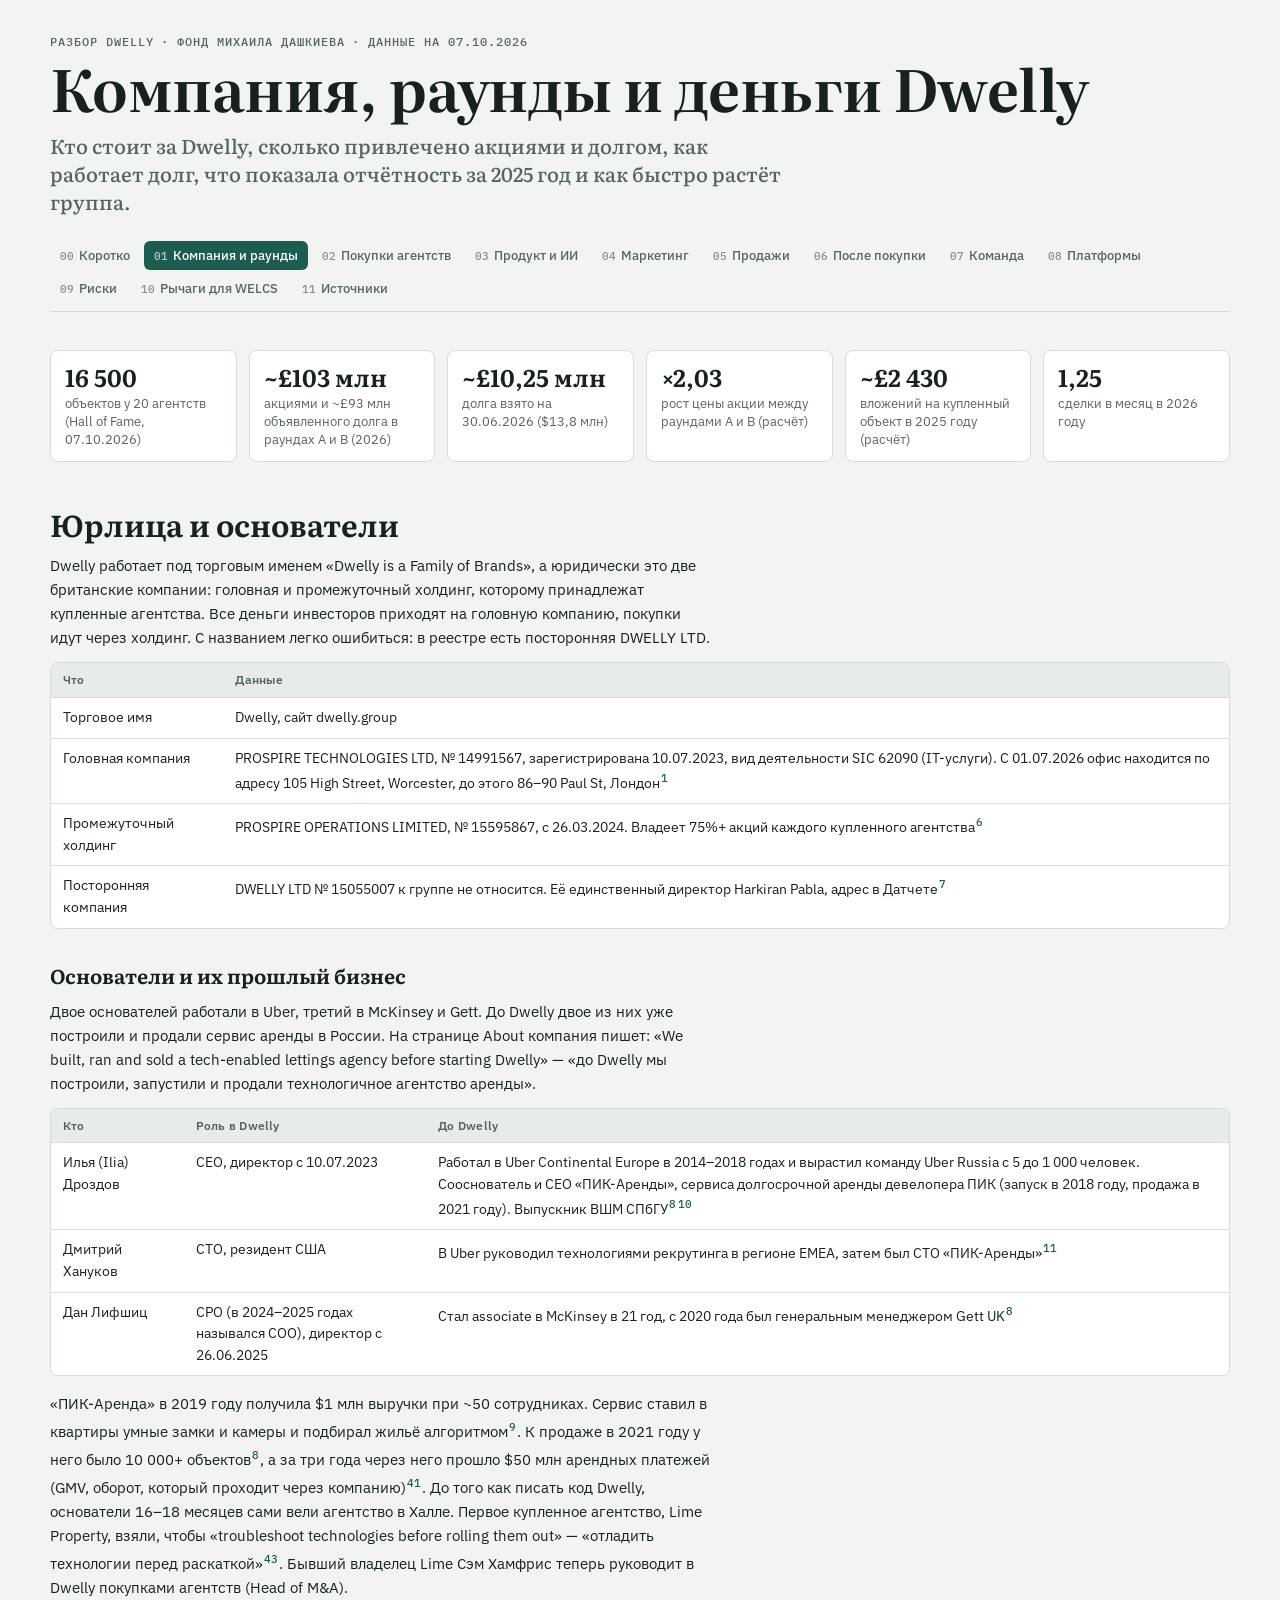
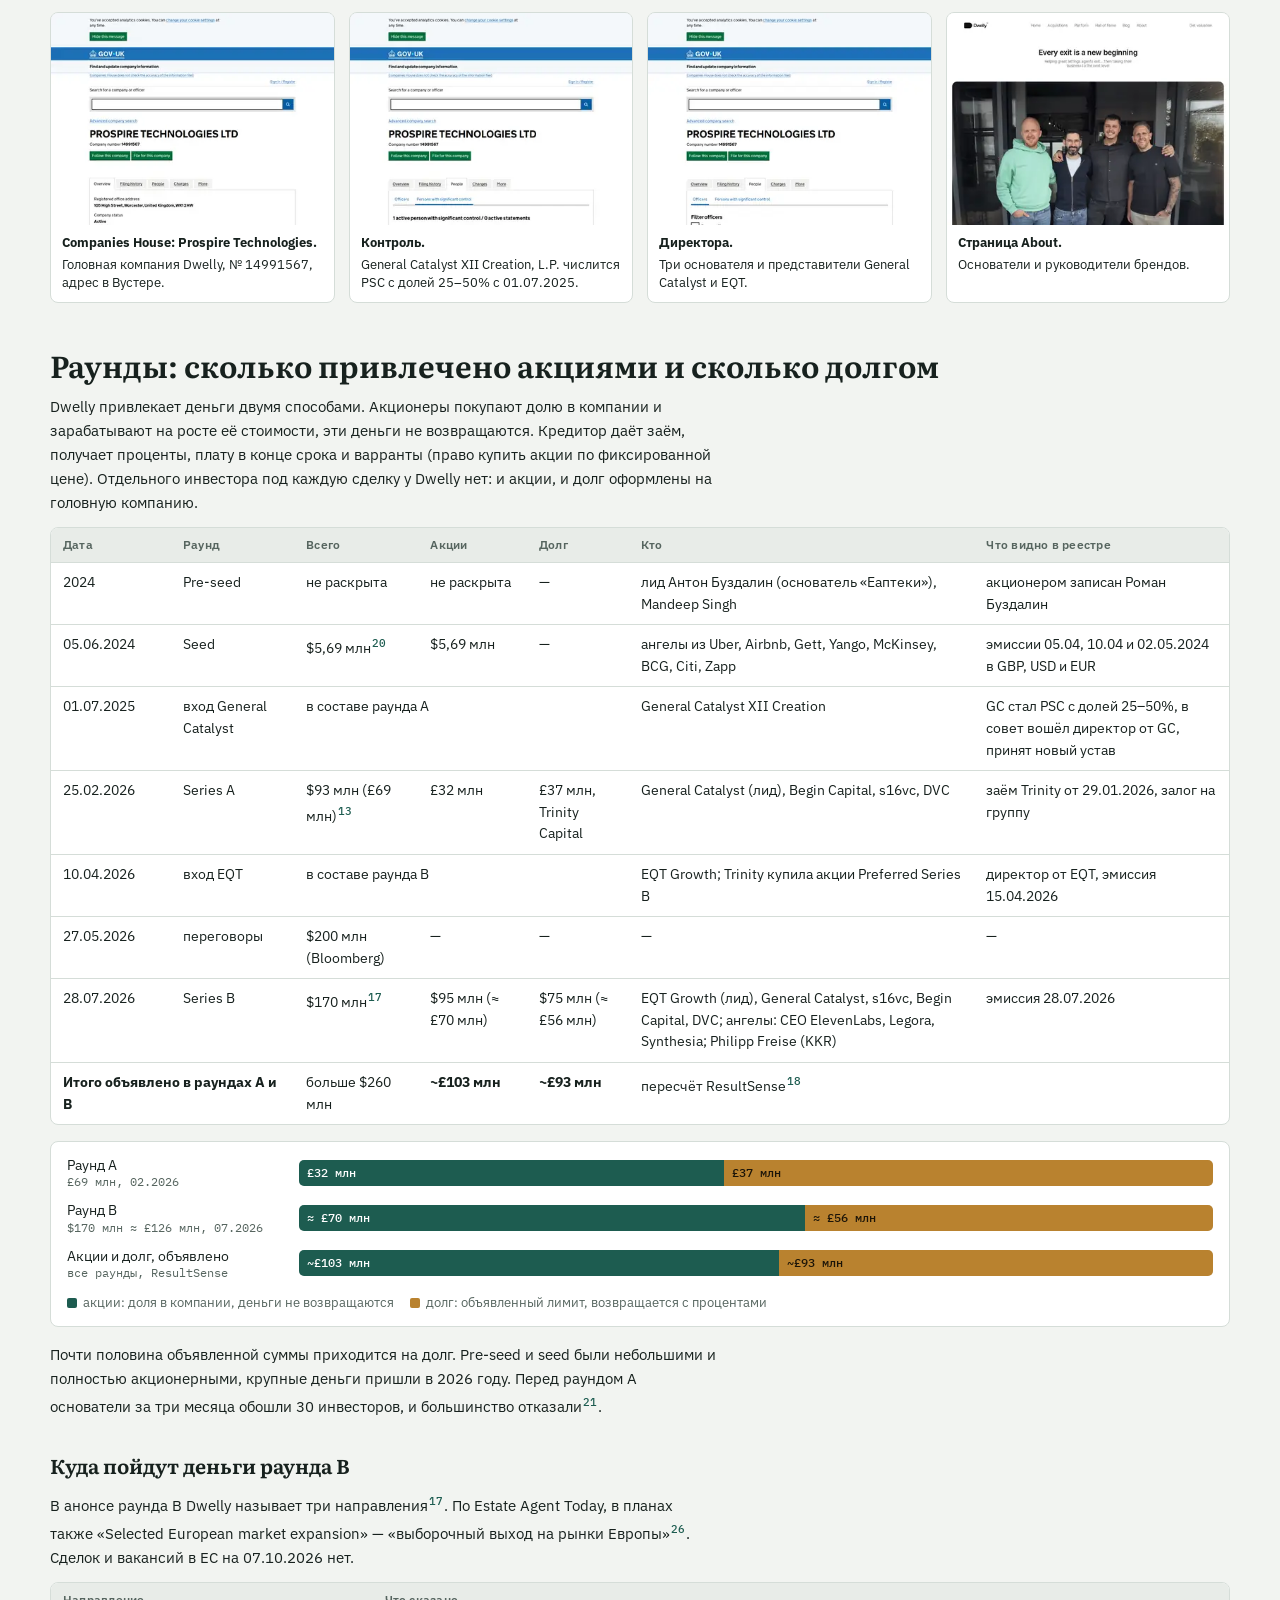
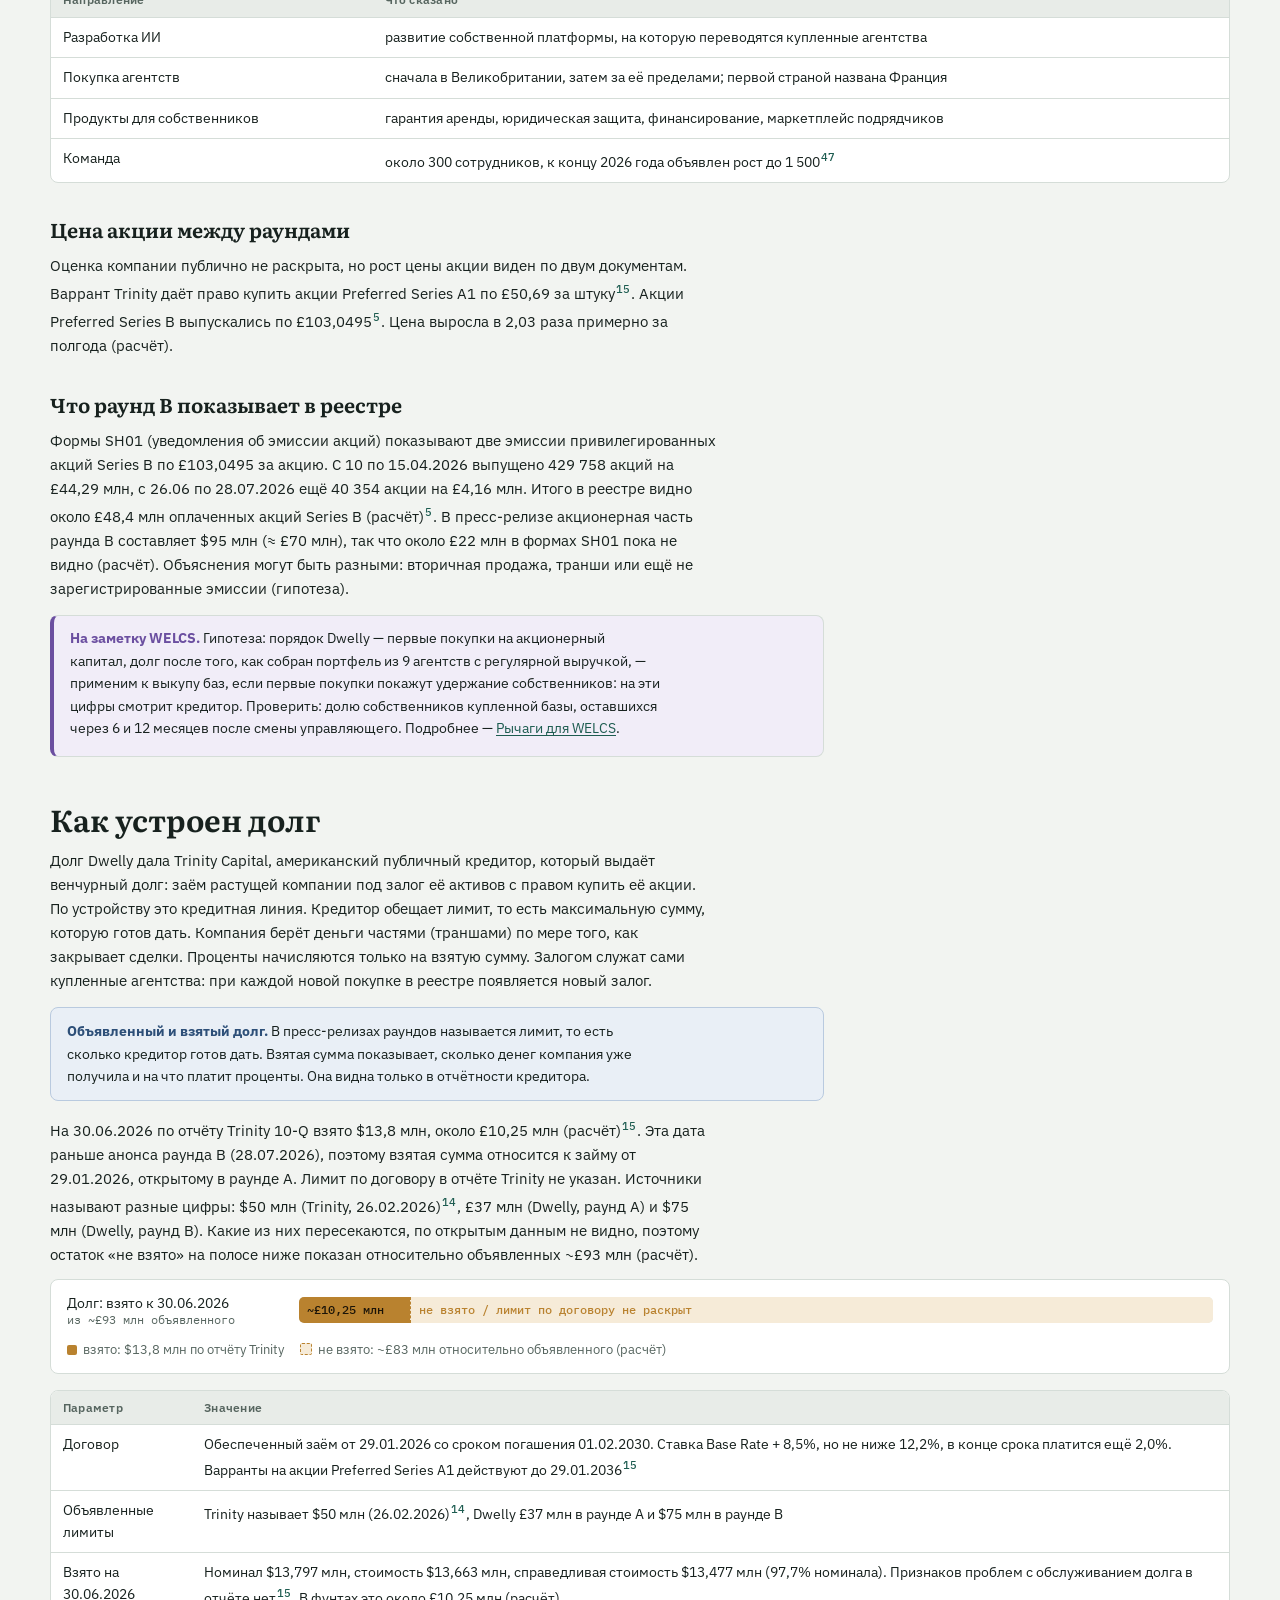
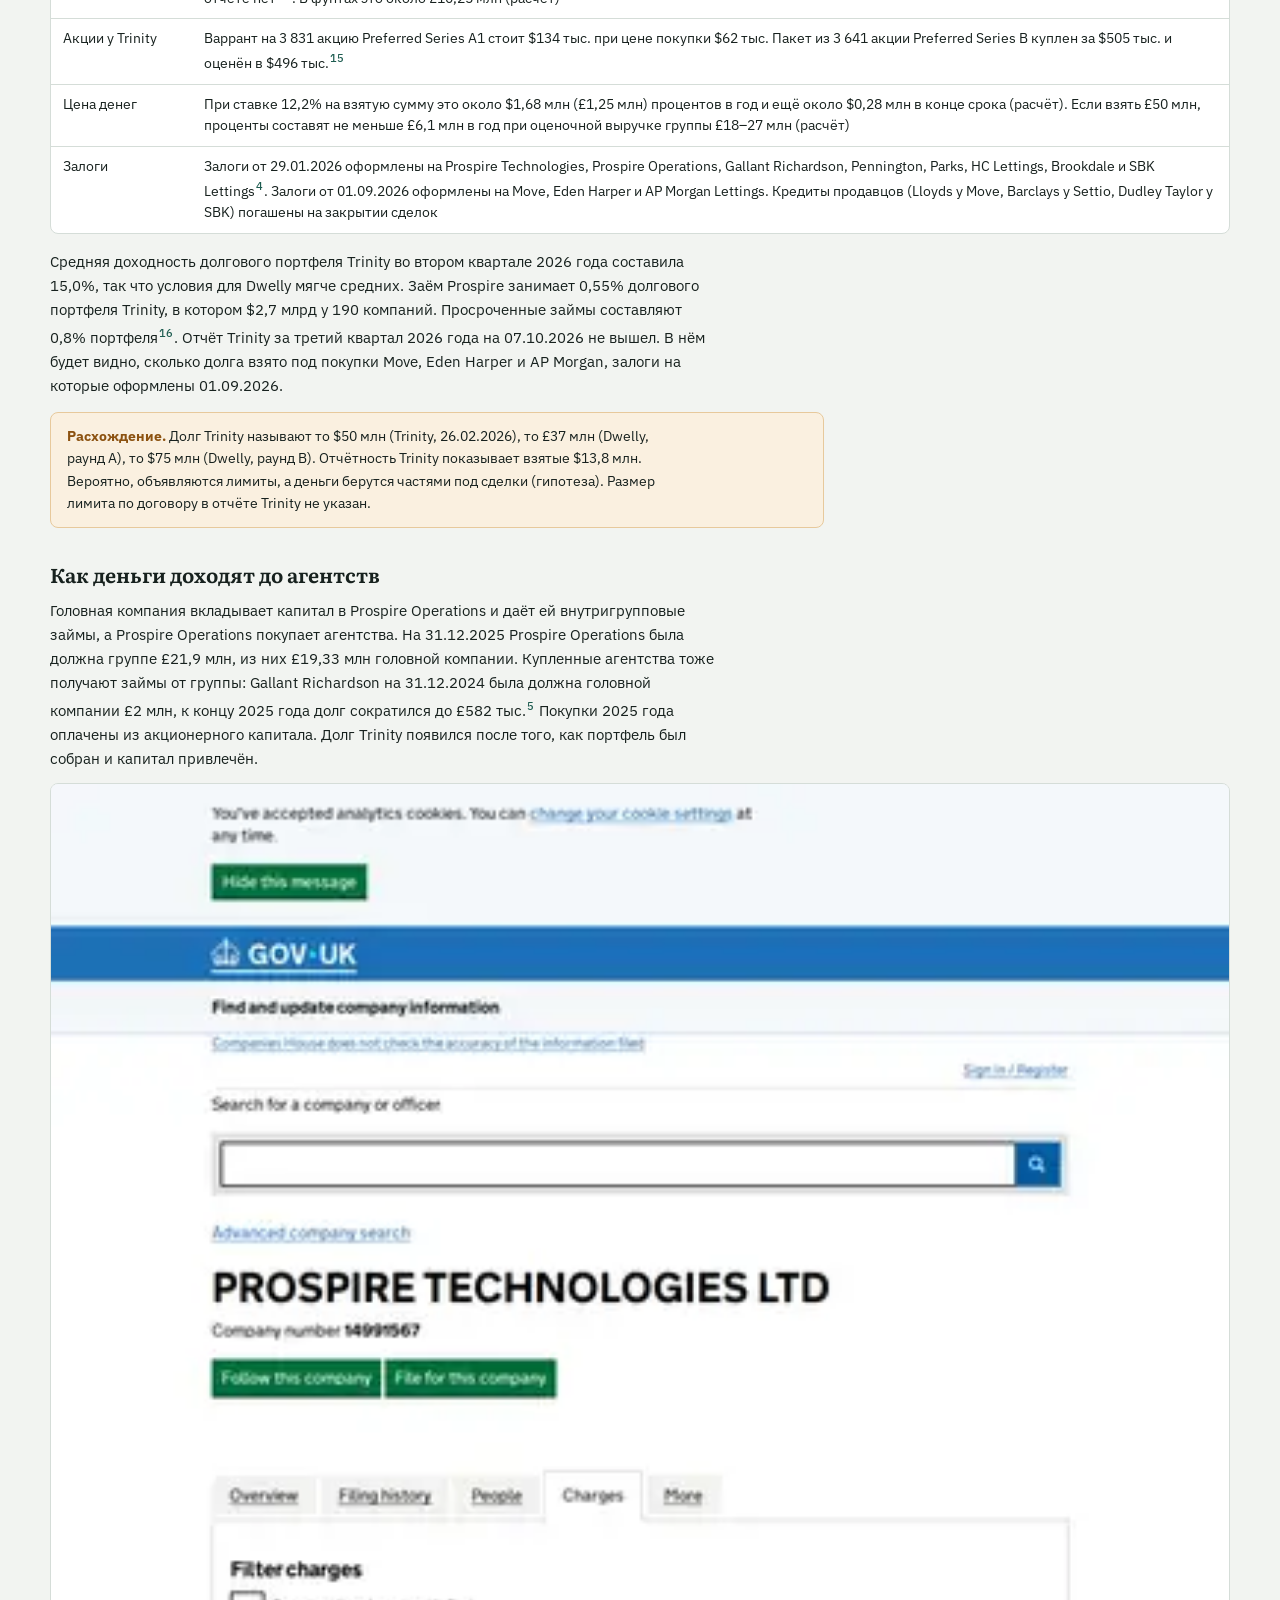
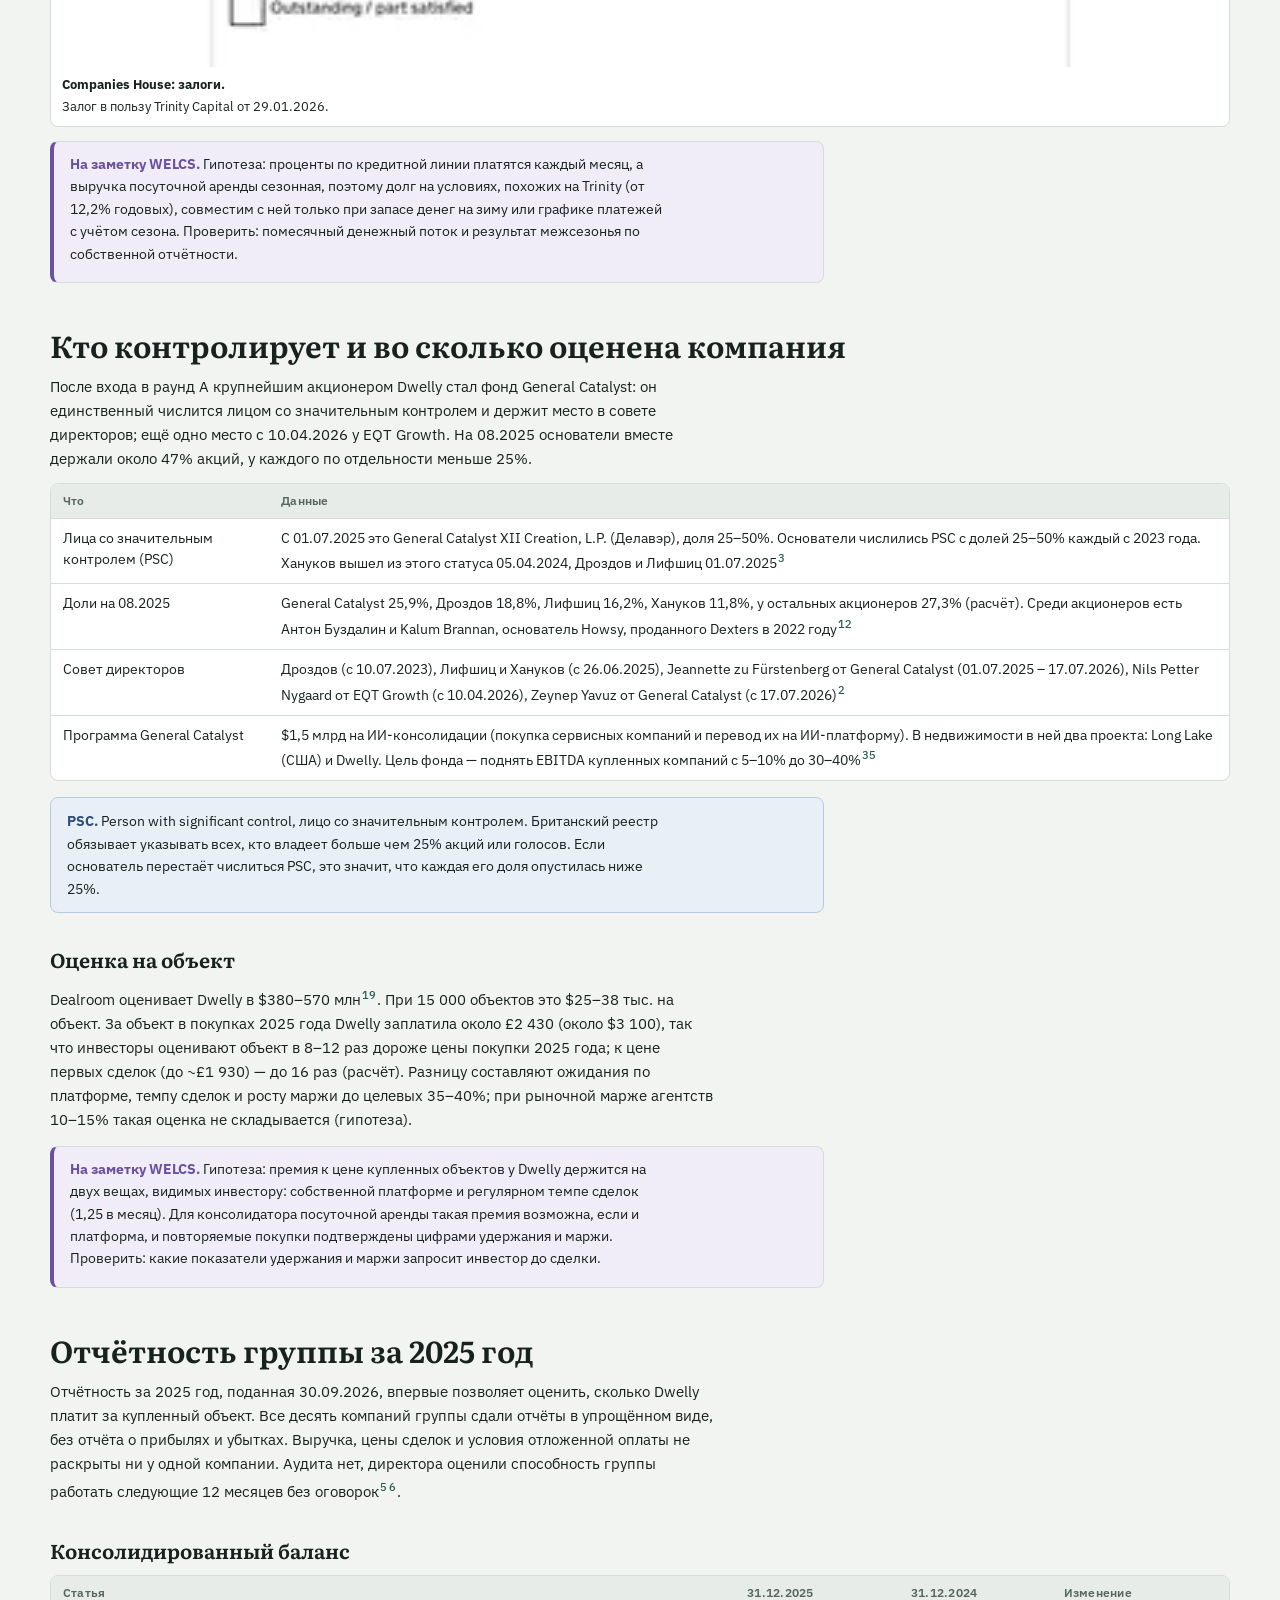
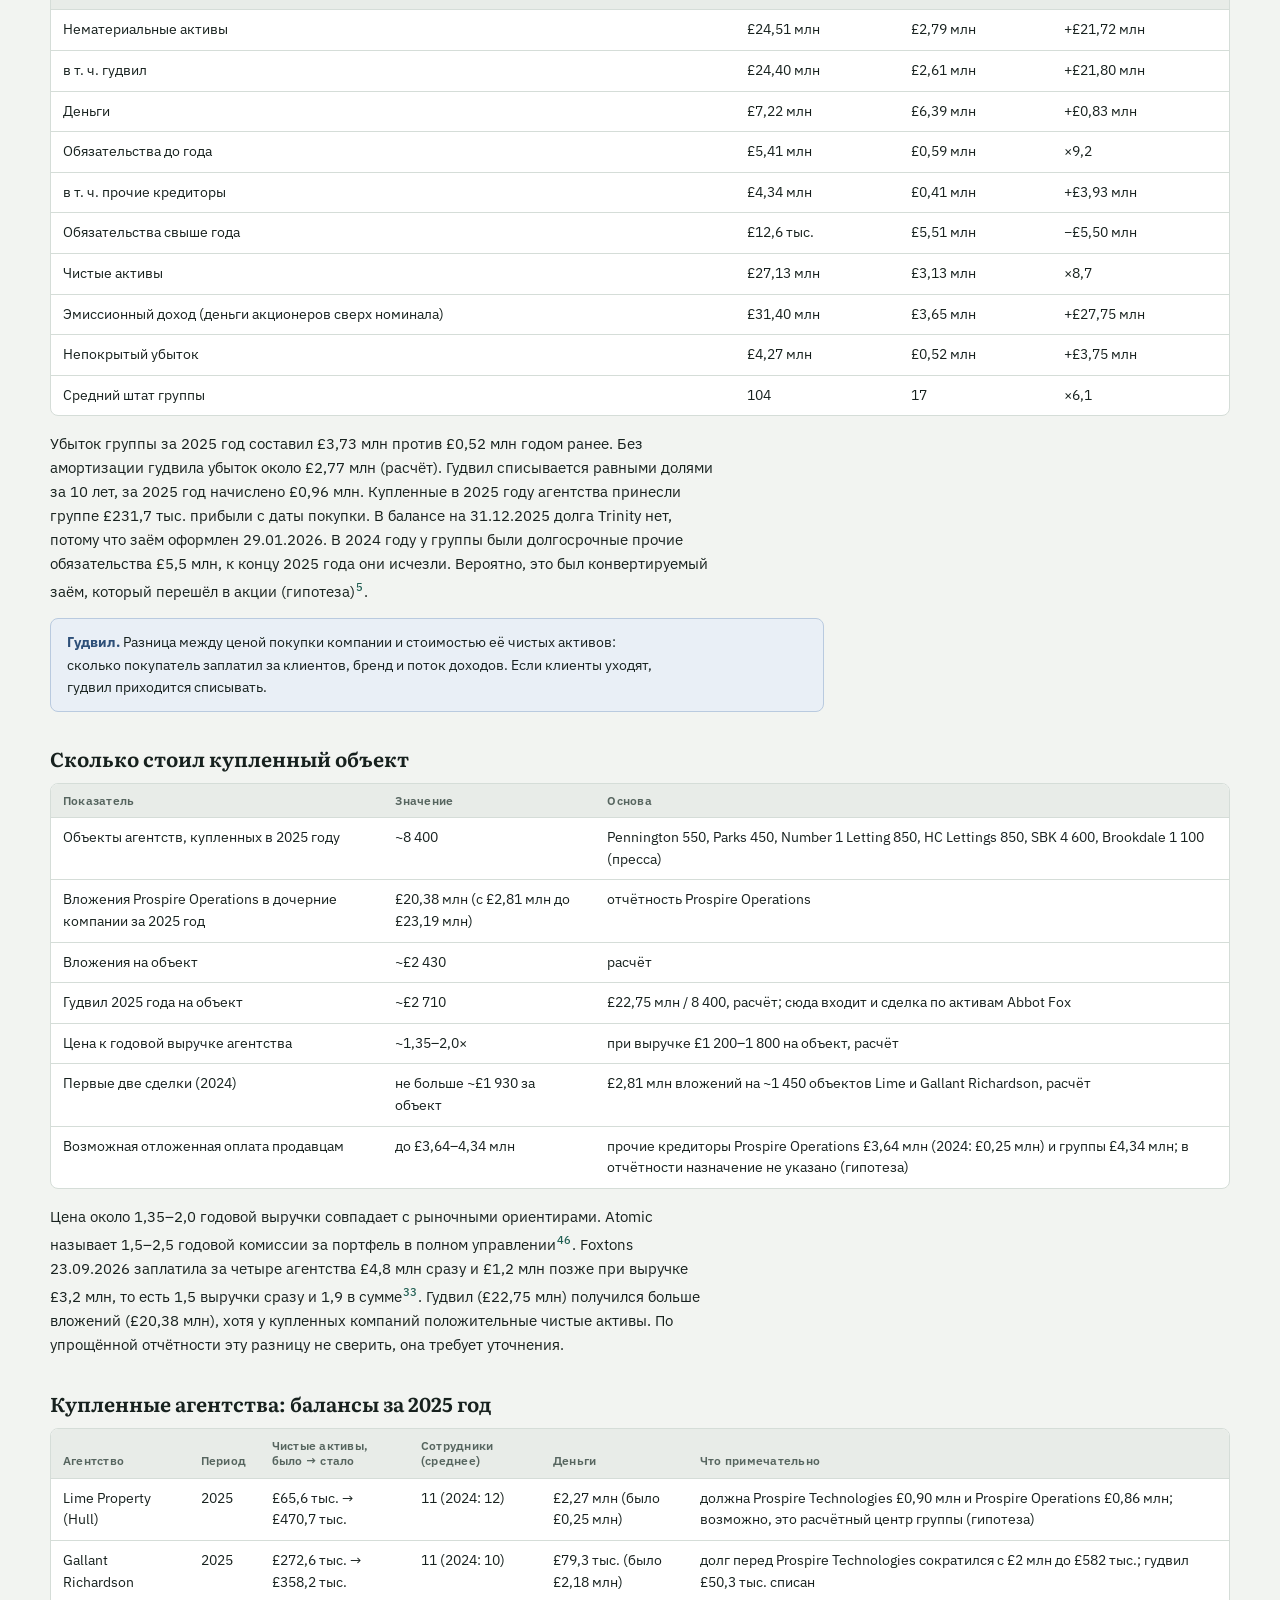
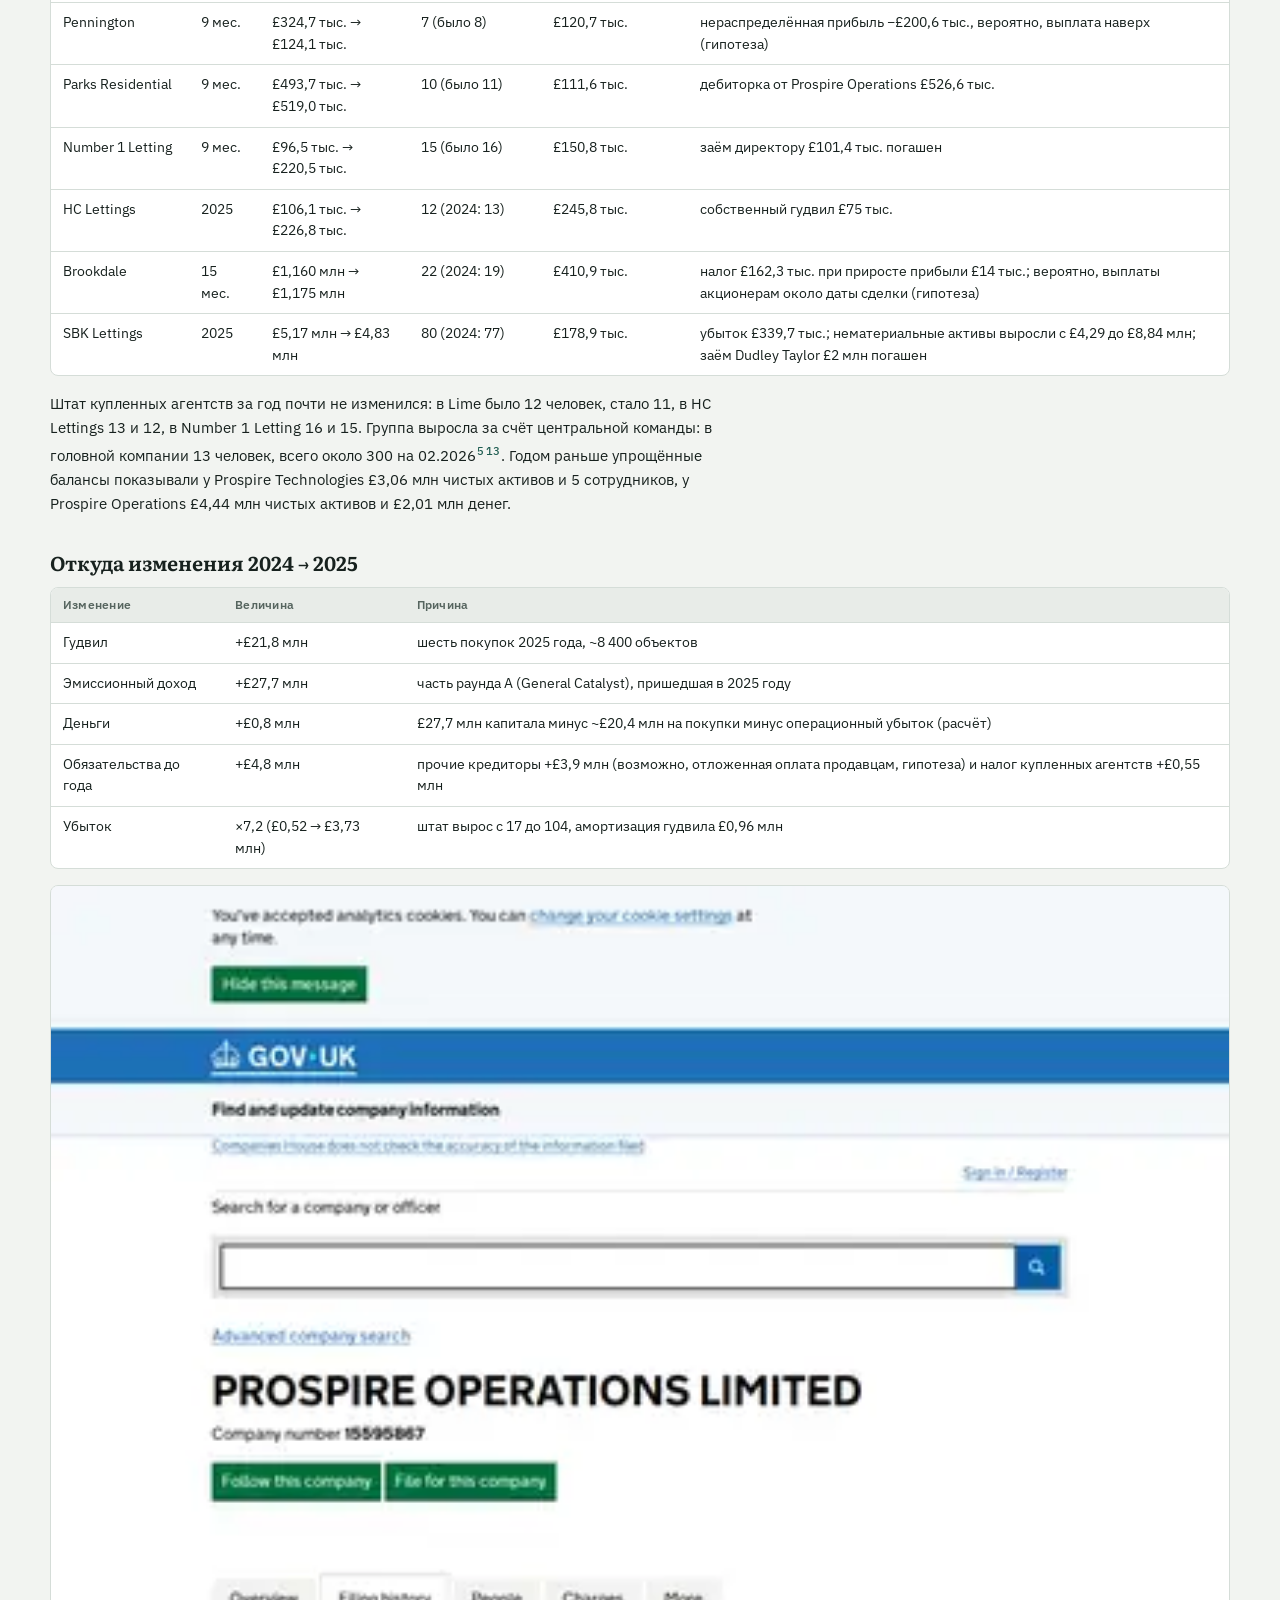
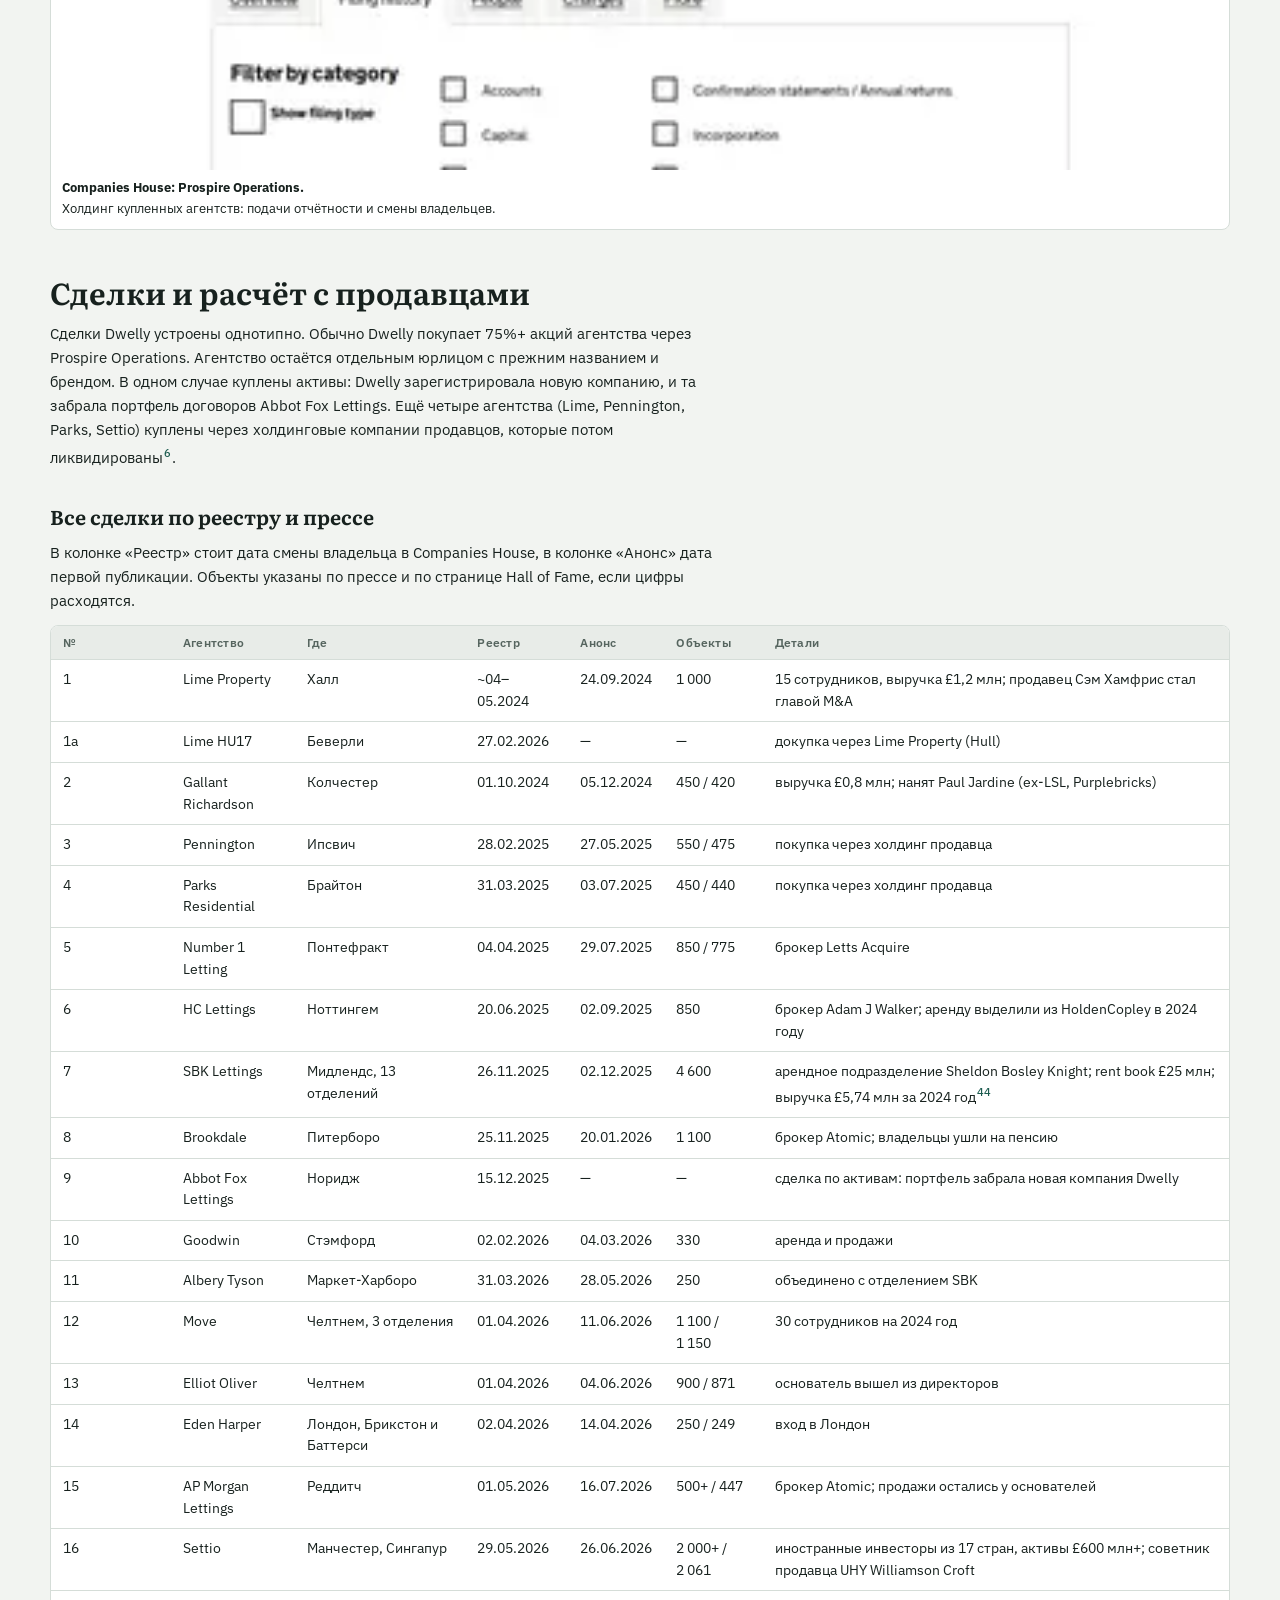
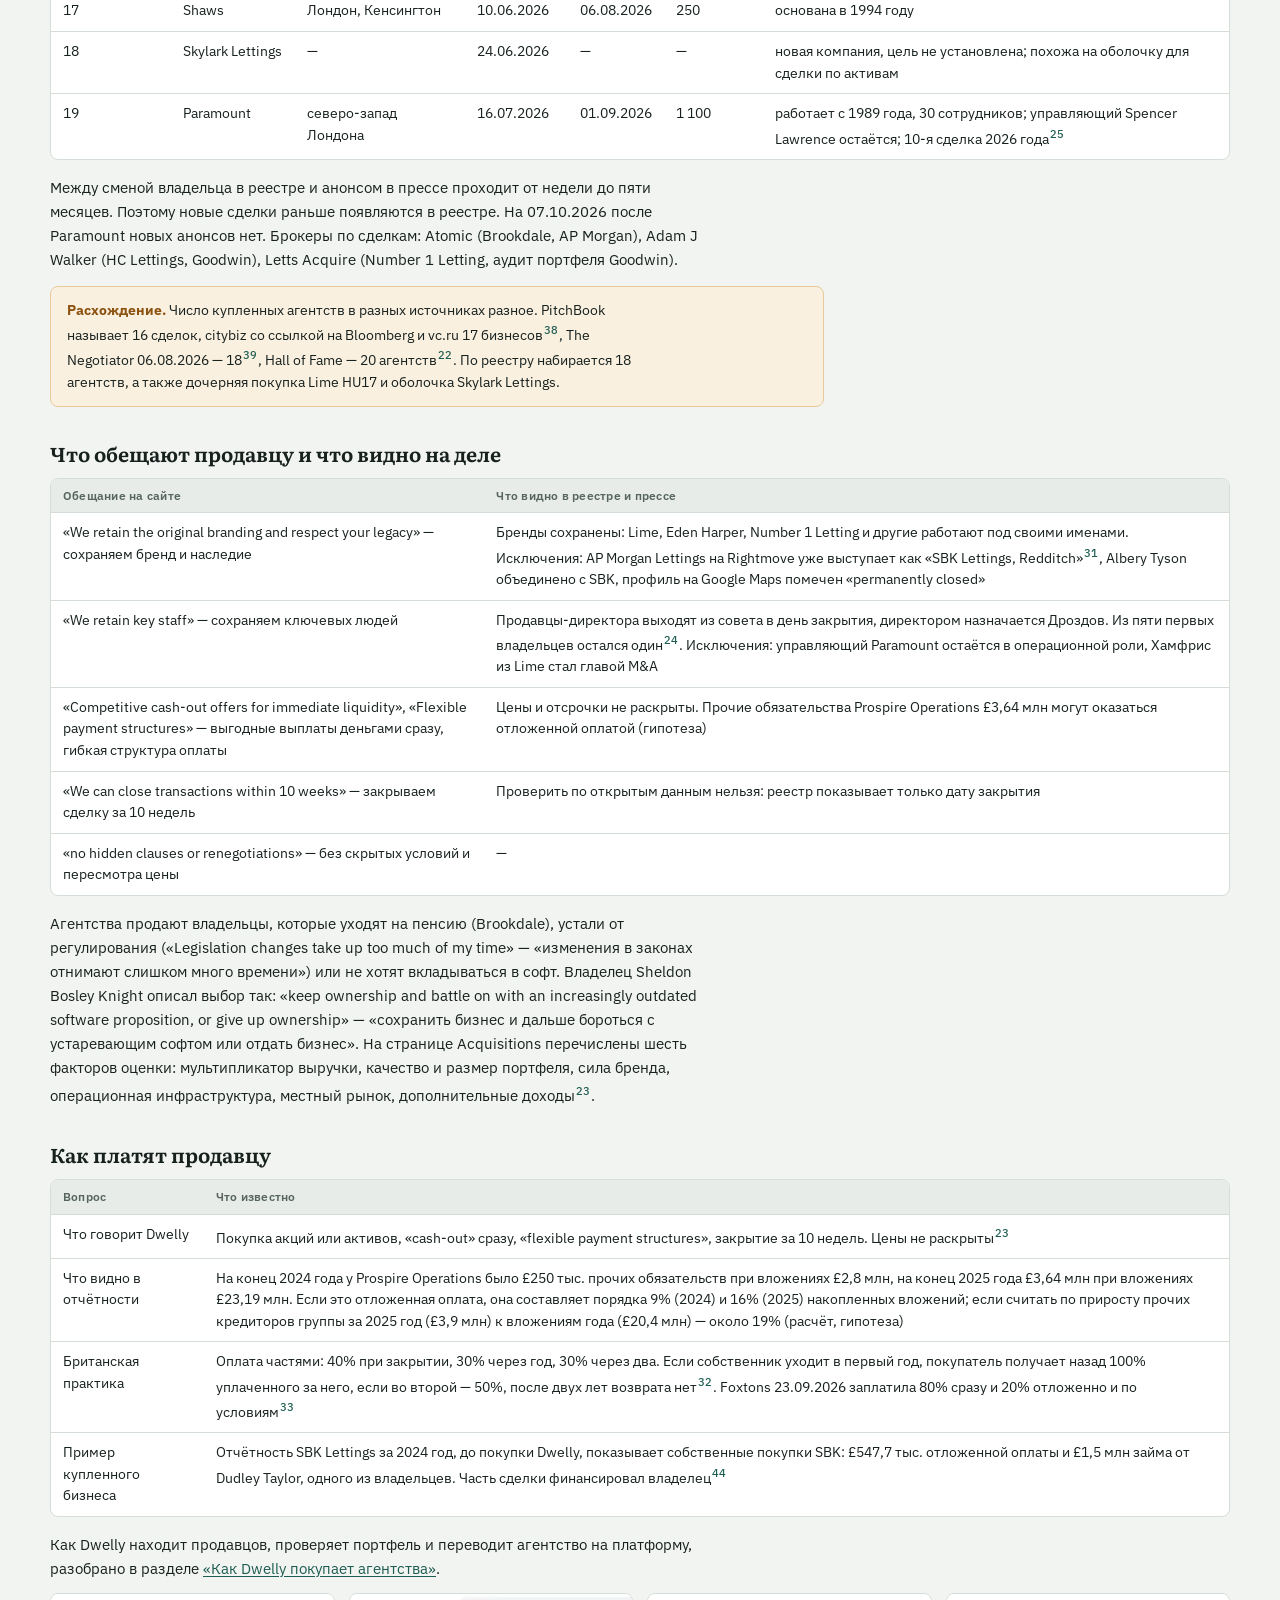
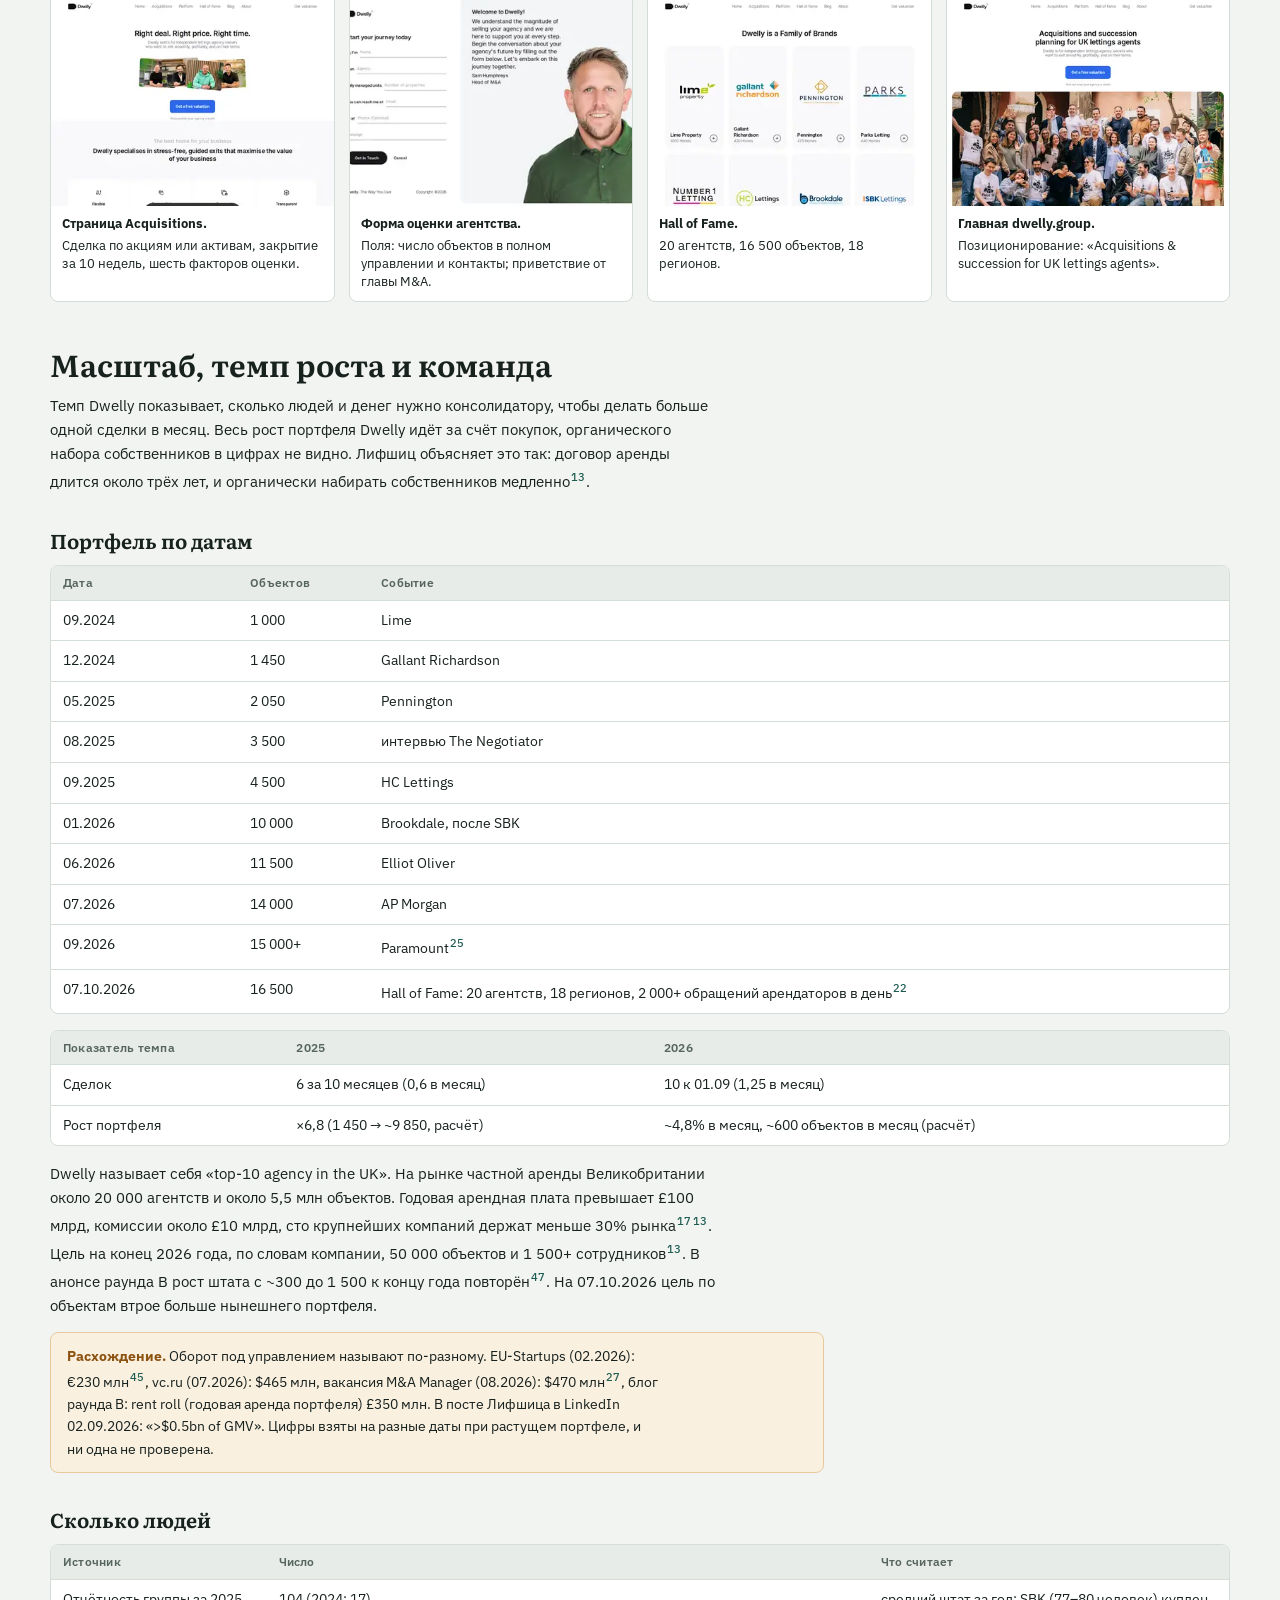
<file: kompaniya.html>
<!doctype html>
<html lang="ru">
<head>
<meta charset="utf-8">
<meta name="viewport" content="width=device-width, initial-scale=1, viewport-fit=cover">
<title>Компания, раунды и деньги Dwelly · Dwelly</title>
<meta name="description" content="Кто стоит за Dwelly, сколько привлечено акциями и долгом, как работает долг, что показала отчётность за 2025 год и как быстро растёт группа.">
<link rel="preconnect" href="https://fonts.googleapis.com">
<link rel="preconnect" href="https://fonts.gstatic.com" crossorigin>
<link rel="stylesheet" href="https://fonts.googleapis.com/css2?family=IBM+Plex+Mono:wght@400;500&family=IBM+Plex+Sans:ital,wght@0,400;0,500;0,600;1,400&family=Literata:opsz,wght@7..72,500;7..72,650&display=swap">
<link rel="stylesheet" href="assets/style.css">
</head>
<body>
<a class="skip" href="#main">К тексту</a>
<div class="wrap">
<header class="top">
<div class="eyebrow">Разбор Dwelly · Фонд Михаила Дашкиева · данные на 07.10.2026</div>
<h1>Компания, раунды и деньги Dwelly</h1>
<p class="sub">Кто стоит за Dwelly, сколько привлечено акциями и долгом, как работает долг, что показала отчётность за 2025 год и как быстро растёт группа.</p>
</header>
<nav class="site" aria-label="Разделы отчёта"><ul><li><a href="index.html"><span>00</span>Коротко</a></li><li><a href="kompaniya.html" aria-current="page"><span>01</span>Компания и раунды</a></li><li><a href="pokupki.html"><span>02</span>Покупки агентств</a></li><li><a href="produkt.html"><span>03</span>Продукт и ИИ</a></li><li><a href="marketing.html"><span>04</span>Маркетинг</a></li><li><a href="prodazhi.html"><span>05</span>Продажи</a></li><li><a href="uderzhanie.html"><span>06</span>После покупки</a></li><li><a href="komanda.html"><span>07</span>Команда</a></li><li><a href="platformy.html"><span>08</span>Платформы</a></li><li><a href="riski.html"><span>09</span>Риски</a></li><li><a href="rychagi.html"><span>10</span>Рычаги для WELCS</a></li><li><a href="istochniki.html"><span>11</span>Источники</a></li></ul></nav>
<main id="main" class="doc">
<div class="stats">
<div class="st"><b>16 500</b><span>объектов у 20 агентств (Hall of Fame, 07.10.2026)</span></div>
<div class="st"><b>~£103 млн</b><span>акциями и ~£93 млн объявленного долга в раундах A и B (2026)</span></div>
<div class="st"><b>~£10,25 млн</b><span>долга взято на 30.06.2026 ($13,8 млн)</span></div>
<div class="st"><b>×2,03</b><span>рост цены акции между раундами A и B (расчёт)</span></div>
<div class="st"><b>~£2 430</b><span>вложений на купленный объект в 2025 году (расчёт)</span></div>
<div class="st"><b>1,25</b><span>сделки в месяц в 2026 году</span></div>
</div>

<h2 id="kompaniya-yurlica">Юрлица и основатели</h2>
<p>Dwelly работает под торговым именем «Dwelly is a Family of Brands», а юридически это две британские компании: головная и промежуточный холдинг, которому принадлежат купленные агентства. Все деньги инвесторов приходят на головную компанию, покупки идут через холдинг. С названием легко ошибиться: в реестре есть посторонняя DWELLY LTD.</p>

<div class="tw"><table><thead><tr><th>Что</th><th>Данные</th></tr></thead><tbody>
<tr><td>Торговое имя</td><td>Dwelly, сайт dwelly.group</td></tr>
<tr><td>Головная компания</td><td>PROSPIRE TECHNOLOGIES LTD, № 14991567, зарегистрирована 10.07.2023, вид деятельности SIC 62090 (IT-услуги). С 01.07.2026 офис находится по адресу 105 High Street, Worcester, до этого 86–90 Paul St, Лондон<sup><a href="#kompaniya-s1">1</a></sup></td></tr>
<tr><td>Промежуточный холдинг</td><td>PROSPIRE OPERATIONS LIMITED, № 15595867, с 26.03.2024. Владеет 75%+ акций каждого купленного агентства<sup><a href="#kompaniya-s6">6</a></sup></td></tr>
<tr><td>Посторонняя компания</td><td>DWELLY LTD № 15055007 к группе не относится. Её единственный директор Harkiran Pabla, адрес в Датчете<sup><a href="#kompaniya-s7">7</a></sup></td></tr>
</tbody></table></div>

<h3>Основатели и их прошлый бизнес</h3>
<p>Двое основателей работали в Uber, третий в McKinsey и Gett. До Dwelly двое из них уже построили и продали сервис аренды в России. На странице About компания пишет: «We built, ran and sold a tech-enabled lettings agency before starting Dwelly» <span class="tr">— «до Dwelly мы построили, запустили и продали технологичное агентство аренды»</span>.</p>
<div class="tw"><table><thead><tr><th>Кто</th><th>Роль в Dwelly</th><th>До Dwelly</th></tr></thead><tbody>
<tr><td>Илья (Ilia) Дроздов</td><td>CEO, директор с 10.07.2023</td><td>Работал в Uber Continental Europe в 2014–2018 годах и вырастил команду Uber Russia с 5 до 1 000 человек. Сооснователь и CEO «ПИК-Аренды», сервиса долгосрочной аренды девелопера ПИК (запуск в 2018 году, продажа в 2021 году). Выпускник ВШМ СПбГУ<sup><a href="#kompaniya-s8">8</a></sup><sup><a href="#kompaniya-s10">10</a></sup></td></tr>
<tr><td>Дмитрий Хануков</td><td>CTO, резидент США</td><td>В Uber руководил технологиями рекрутинга в регионе EMEA, затем был CTO «ПИК-Аренды»<sup><a href="#kompaniya-s11">11</a></sup></td></tr>
<tr><td>Дан Лифшиц</td><td>CPO (в 2024–2025 годах назывался COO), директор с 26.06.2025</td><td>Стал associate в McKinsey в 21 год, с 2020 года был генеральным менеджером Gett UK<sup><a href="#kompaniya-s8">8</a></sup></td></tr>
</tbody></table></div>
<p>«ПИК-Аренда» в 2019 году получила $1 млн выручки при ~50 сотрудниках. Сервис ставил в квартиры умные замки и камеры и подбирал жильё алгоритмом<sup><a href="#kompaniya-s9">9</a></sup>. К продаже в 2021 году у него было 10 000+ объектов<sup><a href="#kompaniya-s8">8</a></sup>, а за три года через него прошло $50 млн арендных платежей (GMV, оборот, который проходит через компанию)<sup><a href="#kompaniya-s41">41</a></sup>. До того как писать код Dwelly, основатели 16–18 месяцев сами вели агентство в Халле. Первое купленное агентство, Lime Property, взяли, чтобы «troubleshoot technologies before rolling them out» <span class="tr">— «отладить технологии перед раскаткой»</span><sup><a href="#kompaniya-s43">43</a></sup>. Бывший владелец Lime Сэм Хамфрис теперь руководит в Dwelly покупками агентств (Head of M&amp;A).</p>

<div class="gal">
<figure><a href="img/ch_prospire.webp"><img src="img/ch_prospire_s.webp" alt="Карточка Prospire Technologies в Companies House" loading="lazy" width="400" height="300"></a><figcaption><b>Companies House: Prospire Technologies.</b> Головная компания Dwelly, № 14991567, адрес в Вустере.</figcaption></figure>
<figure><a href="img/ch_prospire_psc.webp"><img src="img/ch_prospire_psc_s.webp" alt="Список лиц со значительным контролем Prospire Technologies" loading="lazy" width="400" height="300"></a><figcaption><b>Контроль.</b> General Catalyst XII Creation, L.P. числится PSC с долей 25–50% с 01.07.2025.</figcaption></figure>
<figure><a href="img/ch_prospire_officers.webp"><img src="img/ch_prospire_officers_s.webp" alt="Список директоров Prospire Technologies" loading="lazy" width="400" height="300"></a><figcaption><b>Директора.</b> Три основателя и представители General Catalyst и EQT.</figcaption></figure>
<figure><a href="img/dw_about.webp"><img src="img/dw_about_s.webp" alt="Страница About на dwelly.group" loading="lazy" width="400" height="300"></a><figcaption><b>Страница About.</b> Основатели и руководители брендов.</figcaption></figure>
</div>

<h2 id="kompaniya-raundy">Раунды: сколько привлечено акциями и сколько долгом</h2>
<p>Dwelly привлекает деньги двумя способами. Акционеры покупают долю в компании и зарабатывают на росте её стоимости, эти деньги не возвращаются. Кредитор даёт заём, получает проценты, плату в конце срока и варранты (право купить акции по фиксированной цене). Отдельного инвестора под каждую сделку у Dwelly нет: и акции, и долг оформлены на головную компанию.</p>

<div class="tw"><table class="wide"><thead><tr><th>Дата</th><th>Раунд</th><th>Всего</th><th>Акции</th><th>Долг</th><th>Кто</th><th>Что видно в реестре</th></tr></thead><tbody>
<tr><td>2024</td><td>Pre-seed</td><td>не раскрыта</td><td>не раскрыта</td><td>—</td><td>лид Антон Буздалин (основатель «Еаптеки»), Mandeep Singh</td><td>акционером записан Роман Буздалин</td></tr>
<tr><td>05.06.2024</td><td>Seed</td><td>$5,69 млн<sup><a href="#kompaniya-s20">20</a></sup></td><td>$5,69 млн</td><td>—</td><td>ангелы из Uber, Airbnb, Gett, Yango, McKinsey, BCG, Citi, Zapp</td><td>эмиссии 05.04, 10.04 и 02.05.2024 в GBP, USD и EUR</td></tr>
<tr><td>01.07.2025</td><td>вход General Catalyst</td><td colspan="3">в составе раунда A</td><td>General Catalyst XII Creation</td><td>GC стал PSC с долей 25–50%, в совет вошёл директор от GC, принят новый устав</td></tr>
<tr><td>25.02.2026</td><td>Series A</td><td>$93 млн (£69 млн)<sup><a href="#kompaniya-s13">13</a></sup></td><td>£32 млн</td><td>£37 млн, Trinity Capital</td><td>General Catalyst (лид), Begin Capital, s16vc, DVC</td><td>заём Trinity от 29.01.2026, залог на группу</td></tr>
<tr><td>10.04.2026</td><td>вход EQT</td><td colspan="3">в составе раунда B</td><td>EQT Growth; Trinity купила акции Preferred Series B</td><td>директор от EQT, эмиссия 15.04.2026</td></tr>
<tr><td>27.05.2026</td><td>переговоры</td><td>$200 млн (Bloomberg)</td><td>—</td><td>—</td><td>—</td><td>—</td></tr>
<tr><td>28.07.2026</td><td>Series B</td><td>$170 млн<sup><a href="#kompaniya-s17">17</a></sup></td><td>$95 млн (≈ £70 млн)</td><td>$75 млн (≈ £56 млн)</td><td>EQT Growth (лид), General Catalyst, s16vc, Begin Capital, DVC; ангелы: CEO ElevenLabs, Legora, Synthesia; Philipp Freise (KKR)</td><td>эмиссия 28.07.2026</td></tr>
<tr><td colspan="2"><b>Итого объявлено в раундах A и B</b></td><td>больше $260 млн</td><td><b>~£103 млн</b></td><td><b>~£93 млн</b></td><td colspan="2">пересчёт ResultSense<sup><a href="#kompaniya-s18">18</a></sup></td></tr>
</tbody></table></div>

<div class="money">
<div class="row"><div class="lbl">Раунд A<small>£69 млн, 02.2026</small></div><div class="bar"><i class="eq" style="flex:32">£32 млн</i><i class="dt" style="flex:37">£37 млн</i></div></div>
<div class="row"><div class="lbl">Раунд B<small>$170 млн ≈ £126 млн, 07.2026</small></div><div class="bar"><i class="eq" style="flex:70">≈ £70 млн</i><i class="dt" style="flex:56">≈ £56 млн</i></div></div>
<div class="row"><div class="lbl">Акции и долг, объявлено<small>все раунды, ResultSense</small></div><div class="bar"><i class="eq" style="flex:103">~£103 млн</i><i class="dt" style="flex:93">~£93 млн</i></div></div>
<div class="legend"><span class="k-eq">акции: доля в компании, деньги не возвращаются</span><span class="k-dt">долг: объявленный лимит, возвращается с процентами</span></div>
</div>

<p>Почти половина объявленной суммы приходится на долг. Pre-seed и seed были небольшими и полностью акционерными, крупные деньги пришли в 2026 году. Перед раундом A основатели за три месяца обошли 30 инвесторов, и большинство отказали<sup><a href="#kompaniya-s21">21</a></sup>.</p>

<h3>Куда пойдут деньги раунда B</h3>
<p>В анонсе раунда B Dwelly называет три направления<sup><a href="#kompaniya-s17">17</a></sup>. По Estate Agent Today, в планах также «Selected European market expansion» <span class="tr">— «выборочный выход на рынки Европы»</span><sup><a href="#kompaniya-s26">26</a></sup>. Сделок и вакансий в ЕС на 07.10.2026 нет.</p>
<div class="tw"><table><thead><tr><th>Направление</th><th>Что сказано</th></tr></thead><tbody>
<tr><td>Разработка ИИ</td><td>развитие собственной платформы, на которую переводятся купленные агентства</td></tr>
<tr><td>Покупка агентств</td><td>сначала в Великобритании, затем за её пределами; первой страной названа Франция</td></tr>
<tr><td>Продукты для собственников</td><td>гарантия аренды, юридическая защита, финансирование, маркетплейс подрядчиков</td></tr>
<tr><td>Команда</td><td>около 300 сотрудников, к концу 2026 года объявлен рост до 1 500<sup><a href="#kompaniya-s48">47</a></sup></td></tr>
</tbody></table></div>

<h3>Цена акции между раундами</h3>
<p>Оценка компании публично не раскрыта, но рост цены акции виден по двум документам. Варрант Trinity даёт право купить акции Preferred Series A1 по £50,69 за штуку<sup><a href="#kompaniya-s15">15</a></sup>. Акции Preferred Series B выпускались по £103,0495<sup><a href="#kompaniya-s5">5</a></sup>. Цена выросла в 2,03 раза примерно за полгода (расчёт).</p>

<h3>Что раунд B показывает в реестре</h3>
<p>Формы SH01 (уведомления об эмиссии акций) показывают две эмиссии привилегированных акций Series B по £103,0495 за акцию. С 10 по 15.04.2026 выпущено 429 758 акций на £44,29 млн, с 26.06 по 28.07.2026 ещё 40 354 акции на £4,16 млн. Итого в реестре видно около £48,4 млн оплаченных акций Series B (расчёт)<sup><a href="#kompaniya-s5">5</a></sup>. В пресс-релизе акционерная часть раунда B составляет $95 млн (≈ £70 млн), так что около £22 млн в формах SH01 пока не видно (расчёт). Объяснения могут быть разными: вторичная продажа, транши или ещё не зарегистрированные эмиссии (гипотеза).</p>

<aside class="welcs"><p><b>На заметку WELCS.</b> Гипотеза: порядок Dwelly — первые покупки на акционерный капитал, долг после того, как собран портфель из 9 агентств с регулярной выручкой, — применим к выкупу баз, если первые покупки покажут удержание собственников: на эти цифры смотрит кредитор. Проверить: долю собственников купленной базы, оставшихся через 6 и 12 месяцев после смены управляющего. Подробнее — <a href="rychagi.html">Рычаги для WELCS</a>.</p></aside>

<h2 id="kompaniya-dolg">Как устроен долг</h2>
<p>Долг Dwelly дала Trinity Capital, американский публичный кредитор, который выдаёт венчурный долг: заём растущей компании под залог её активов с правом купить её акции. По устройству это кредитная линия. Кредитор обещает лимит, то есть максимальную сумму, которую готов дать. Компания берёт деньги частями (траншами) по мере того, как закрывает сделки. Проценты начисляются только на взятую сумму. Залогом служат сами купленные агентства: при каждой новой покупке в реестре появляется новый залог.</p>

<aside class="note"><p><b>Объявленный и взятый долг.</b> В пресс-релизах раундов называется лимит, то есть сколько кредитор готов дать. Взятая сумма показывает, сколько денег компания уже получила и на что платит проценты. Она видна только в отчётности кредитора.</p></aside>

<p>На 30.06.2026 по отчёту Trinity 10-Q взято $13,8 млн, около £10,25 млн (расчёт)<sup><a href="#kompaniya-s15">15</a></sup>. Эта дата раньше анонса раунда B (28.07.2026), поэтому взятая сумма относится к займу от 29.01.2026, открытому в раунде A. Лимит по договору в отчёте Trinity не указан. Источники называют разные цифры: $50 млн (Trinity, 26.02.2026)<sup><a href="#kompaniya-s14">14</a></sup>, £37 млн (Dwelly, раунд A) и $75 млн (Dwelly, раунд B). Какие из них пересекаются, по открытым данным не видно, поэтому остаток «не взято» на полосе ниже показан относительно объявленных ~£93 млн (расчёт).</p>

<div class="money">
<div class="row"><div class="lbl">Долг: взято к 30.06.2026<small>из ~£93 млн объявленного</small></div><div class="bar"><i class="dt" style="flex:10">~£10,25 млн</i><i class="free" style="flex:83">не взято / лимит по договору не раскрыт</i></div></div>
<div class="legend"><span class="k-dt">взято: $13,8 млн по отчёту Trinity</span><span class="k-free">не взято: ~£83 млн относительно объявленного (расчёт)</span></div>
</div>

<div class="tw"><table><thead><tr><th>Параметр</th><th>Значение</th></tr></thead><tbody>
<tr><td>Договор</td><td>Обеспеченный заём от 29.01.2026 со сроком погашения 01.02.2030. Ставка Base Rate + 8,5%, но не ниже 12,2%, в конце срока платится ещё 2,0%. Варранты на акции Preferred Series A1 действуют до 29.01.2036<sup><a href="#kompaniya-s15">15</a></sup></td></tr>
<tr><td>Объявленные лимиты</td><td>Trinity называет $50 млн (26.02.2026)<sup><a href="#kompaniya-s14">14</a></sup>, Dwelly £37 млн в раунде A и $75 млн в раунде B</td></tr>
<tr><td>Взято на 30.06.2026</td><td>Номинал $13,797 млн, стоимость $13,663 млн, справедливая стоимость $13,477 млн (97,7% номинала). Признаков проблем с обслуживанием долга в отчёте нет<sup><a href="#kompaniya-s15">15</a></sup>. В фунтах это около £10,25 млн (расчёт)</td></tr>
<tr><td>Акции у Trinity</td><td>Варрант на 3 831 акцию Preferred Series A1 стоит $134 тыс. при цене покупки $62 тыс. Пакет из 3 641 акции Preferred Series B куплен за $505 тыс. и оценён в $496 тыс.<sup><a href="#kompaniya-s15">15</a></sup></td></tr>
<tr><td>Цена денег</td><td>При ставке 12,2% на взятую сумму это около $1,68 млн (£1,25 млн) процентов в год и ещё около $0,28 млн в конце срока (расчёт). Если взять £50 млн, проценты составят не меньше £6,1 млн в год при оценочной выручке группы £18–27 млн (расчёт)</td></tr>
<tr><td>Залоги</td><td>Залоги от 29.01.2026 оформлены на Prospire Technologies, Prospire Operations, Gallant Richardson, Pennington, Parks, HC Lettings, Brookdale и SBK Lettings<sup><a href="#kompaniya-s4">4</a></sup>. Залоги от 01.09.2026 оформлены на Move, Eden Harper и AP Morgan Lettings. Кредиты продавцов (Lloyds у Move, Barclays у Settio, Dudley Taylor у SBK) погашены на закрытии сделок</td></tr>
</tbody></table></div>
<p>Средняя доходность долгового портфеля Trinity во втором квартале 2026 года составила 15,0%, так что условия для Dwelly мягче средних. Заём Prospire занимает 0,55% долгового портфеля Trinity, в котором $2,7 млрд у 190 компаний. Просроченные займы составляют 0,8% портфеля<sup><a href="#kompaniya-s16">16</a></sup>. Отчёт Trinity за третий квартал 2026 года на 07.10.2026 не вышел. В нём будет видно, сколько долга взято под покупки Move, Eden Harper и AP Morgan, залоги на которые оформлены 01.09.2026.</p>

<aside class="gap"><p><b>Расхождение.</b> Долг Trinity называют то $50 млн (Trinity, 26.02.2026), то £37 млн (Dwelly, раунд A), то $75 млн (Dwelly, раунд B). Отчётность Trinity показывает взятые $13,8 млн. Вероятно, объявляются лимиты, а деньги берутся частями под сделки (гипотеза). Размер лимита по договору в отчёте Trinity не указан.</p></aside>

<h3>Как деньги доходят до агентств</h3>
<p>Головная компания вкладывает капитал в Prospire Operations и даёт ей внутригрупповые займы, а Prospire Operations покупает агентства. На 31.12.2025 Prospire Operations была должна группе £21,9 млн, из них £19,33 млн головной компании. Купленные агентства тоже получают займы от группы: Gallant Richardson на 31.12.2024 была должна головной компании £2 млн, к концу 2025 года долг сократился до £582 тыс.<sup><a href="#kompaniya-s5">5</a></sup> Покупки 2025 года оплачены из акционерного капитала. Долг Trinity появился после того, как портфель был собран и капитал привлечён.</p>
<figure><a href="img/ch_prospire_charges.webp"><img src="img/ch_prospire_charges_s.webp" alt="Список залогов Prospire Technologies в Companies House" loading="lazy" width="400" height="300"></a><figcaption><b>Companies House: залоги.</b> Залог в пользу Trinity Capital от 29.01.2026.</figcaption></figure>

<aside class="welcs"><p><b>На заметку WELCS.</b> Гипотеза: проценты по кредитной линии платятся каждый месяц, а выручка посуточной аренды сезонная, поэтому долг на условиях, похожих на Trinity (от 12,2% годовых), совместим с ней только при запасе денег на зиму или графике платежей с учётом сезона. Проверить: помесячный денежный поток и результат межсезонья по собственной отчётности.</p></aside>

<h2 id="kompaniya-kontrol">Кто контролирует и во сколько оценена компания</h2>
<p>После входа в раунд A крупнейшим акционером Dwelly стал фонд General Catalyst: он единственный числится лицом со значительным контролем и держит место в совете директоров; ещё одно место с 10.04.2026 у EQT Growth. На 08.2025 основатели вместе держали около 47% акций, у каждого по отдельности меньше 25%.</p>
<div class="tw"><table><thead><tr><th>Что</th><th>Данные</th></tr></thead><tbody>
<tr><td>Лица со значительным контролем (PSC)</td><td>С 01.07.2025 это General Catalyst XII Creation, L.P. (Делавэр), доля 25–50%. Основатели числились PSC с долей 25–50% каждый с 2023 года. Хануков вышел из этого статуса 05.04.2024, Дроздов и Лифшиц 01.07.2025<sup><a href="#kompaniya-s3">3</a></sup></td></tr>
<tr><td>Доли на 08.2025</td><td>General Catalyst 25,9%, Дроздов 18,8%, Лифшиц 16,2%, Хануков 11,8%, у остальных акционеров 27,3% (расчёт). Среди акционеров есть Антон Буздалин и Kalum Brannan, основатель Howsy, проданного Dexters в 2022 году<sup><a href="#kompaniya-s12">12</a></sup></td></tr>
<tr><td>Совет директоров</td><td>Дроздов (с 10.07.2023), Лифшиц и Хануков (с 26.06.2025), Jeannette zu Fürstenberg от General Catalyst (01.07.2025 – 17.07.2026), Nils Petter Nygaard от EQT Growth (с 10.04.2026), Zeynep Yavuz от General Catalyst (с 17.07.2026)<sup><a href="#kompaniya-s2">2</a></sup></td></tr>
<tr><td>Программа General Catalyst</td><td>$1,5 млрд на ИИ-консолидации (покупка сервисных компаний и перевод их на ИИ-платформу). В недвижимости в ней два проекта: Long Lake (США) и Dwelly. Цель фонда — поднять EBITDA купленных компаний с 5–10% до 30–40%<sup><a href="#kompaniya-s35">35</a></sup></td></tr>
</tbody></table></div>
<aside class="note"><p><b>PSC.</b> Person with significant control, лицо со значительным контролем. Британский реестр обязывает указывать всех, кто владеет больше чем 25% акций или голосов. Если основатель перестаёт числиться PSC, это значит, что каждая его доля опустилась ниже 25%.</p></aside>

<h3>Оценка на объект</h3>
<p>Dealroom оценивает Dwelly в $380–570 млн<sup><a href="#kompaniya-s19">19</a></sup>. При 15 000 объектов это $25–38 тыс. на объект. За объект в покупках 2025 года Dwelly заплатила около £2 430 (около $3 100), так что инвесторы оценивают объект в 8–12 раз дороже цены покупки 2025 года; к цене первых сделок (до ~£1 930) — до 16 раз (расчёт). Разницу составляют ожидания по платформе, темпу сделок и росту маржи до целевых 35–40%; при рыночной марже агентств 10–15% такая оценка не складывается (гипотеза).</p>

<aside class="welcs"><p><b>На заметку WELCS.</b> Гипотеза: премия к цене купленных объектов у Dwelly держится на двух вещах, видимых инвестору: собственной платформе и регулярном темпе сделок (1,25 в месяц). Для консолидатора посуточной аренды такая премия возможна, если и платформа, и повторяемые покупки подтверждены цифрами удержания и маржи. Проверить: какие показатели удержания и маржи запросит инвестор до сделки.</p></aside>

<h2 id="kompaniya-otchetnost">Отчётность группы за 2025 год</h2>
<p>Отчётность за 2025 год, поданная 30.09.2026, впервые позволяет оценить, сколько Dwelly платит за купленный объект. Все десять компаний группы сдали отчёты в упрощённом виде, без отчёта о прибылях и убытках. Выручка, цены сделок и условия отложенной оплаты не раскрыты ни у одной компании. Аудита нет, директора оценили способность группы работать следующие 12 месяцев без оговорок<sup><a href="#kompaniya-s5">5</a></sup><sup><a href="#kompaniya-s6">6</a></sup>.</p>

<h3>Консолидированный баланс</h3>
<div class="tw"><table><thead><tr><th>Статья</th><th>31.12.2025</th><th>31.12.2024</th><th>Изменение</th></tr></thead><tbody>
<tr><td>Нематериальные активы</td><td>£24,51 млн</td><td>£2,79 млн</td><td>+£21,72 млн</td></tr>
<tr><td>в т. ч. гудвил</td><td>£24,40 млн</td><td>£2,61 млн</td><td>+£21,80 млн</td></tr>
<tr><td>Деньги</td><td>£7,22 млн</td><td>£6,39 млн</td><td>+£0,83 млн</td></tr>
<tr><td>Обязательства до года</td><td>£5,41 млн</td><td>£0,59 млн</td><td>×9,2</td></tr>
<tr><td>в т. ч. прочие кредиторы</td><td>£4,34 млн</td><td>£0,41 млн</td><td>+£3,93 млн</td></tr>
<tr><td>Обязательства свыше года</td><td>£12,6 тыс.</td><td>£5,51 млн</td><td>−£5,50 млн</td></tr>
<tr><td>Чистые активы</td><td>£27,13 млн</td><td>£3,13 млн</td><td>×8,7</td></tr>
<tr><td>Эмиссионный доход (деньги акционеров сверх номинала)</td><td>£31,40 млн</td><td>£3,65 млн</td><td>+£27,75 млн</td></tr>
<tr><td>Непокрытый убыток</td><td>£4,27 млн</td><td>£0,52 млн</td><td>+£3,75 млн</td></tr>
<tr><td>Средний штат группы</td><td>104</td><td>17</td><td>×6,1</td></tr>
</tbody></table></div>
<p>Убыток группы за 2025 год составил £3,73 млн против £0,52 млн годом ранее. Без амортизации гудвила убыток около £2,77 млн (расчёт). Гудвил списывается равными долями за 10 лет, за 2025 год начислено £0,96 млн. Купленные в 2025 году агентства принесли группе £231,7 тыс. прибыли с даты покупки. В балансе на 31.12.2025 долга Trinity нет, потому что заём оформлен 29.01.2026. В 2024 году у группы были долгосрочные прочие обязательства £5,5 млн, к концу 2025 года они исчезли. Вероятно, это был конвертируемый заём, который перешёл в акции (гипотеза)<sup><a href="#kompaniya-s5">5</a></sup>.</p>
<aside class="note"><p><b>Гудвил.</b> Разница между ценой покупки компании и стоимостью её чистых активов: сколько покупатель заплатил за клиентов, бренд и поток доходов. Если клиенты уходят, гудвил приходится списывать.</p></aside>

<h3>Сколько стоил купленный объект</h3>
<div class="tw"><table><thead><tr><th>Показатель</th><th>Значение</th><th>Основа</th></tr></thead><tbody>
<tr><td>Объекты агентств, купленных в 2025 году</td><td>~8 400</td><td>Pennington 550, Parks 450, Number 1 Letting 850, HC Lettings 850, SBK 4 600, Brookdale 1 100 (пресса)</td></tr>
<tr><td>Вложения Prospire Operations в дочерние компании за 2025 год</td><td>£20,38 млн (с £2,81 млн до £23,19 млн)</td><td>отчётность Prospire Operations</td></tr>
<tr><td>Вложения на объект</td><td>~£2 430</td><td>расчёт</td></tr>
<tr><td>Гудвил 2025 года на объект</td><td>~£2 710</td><td>£22,75 млн / 8 400, расчёт; сюда входит и сделка по активам Abbot Fox</td></tr>
<tr><td>Цена к годовой выручке агентства</td><td>~1,35–2,0×</td><td>при выручке £1 200–1 800 на объект, расчёт</td></tr>
<tr><td>Первые две сделки (2024)</td><td>не больше ~£1 930 за объект</td><td>£2,81 млн вложений на ~1 450 объектов Lime и Gallant Richardson, расчёт</td></tr>
<tr><td>Возможная отложенная оплата продавцам</td><td>до £3,64–4,34 млн</td><td>прочие кредиторы Prospire Operations £3,64 млн (2024: £0,25 млн) и группы £4,34 млн; в отчётности назначение не указано (гипотеза)</td></tr>
</tbody></table></div>
<p>Цена около 1,35–2,0 годовой выручки совпадает с рыночными ориентирами. Atomic называет 1,5–2,5 годовой комиссии за портфель в полном управлении<sup><a href="#kompaniya-s46">46</a></sup>. Foxtons 23.09.2026 заплатила за четыре агентства £4,8 млн сразу и £1,2 млн позже при выручке £3,2 млн, то есть 1,5 выручки сразу и 1,9 в сумме<sup><a href="#kompaniya-s33">33</a></sup>. Гудвил (£22,75 млн) получился больше вложений (£20,38 млн), хотя у купленных компаний положительные чистые активы. По упрощённой отчётности эту разницу не сверить, она требует уточнения.</p>

<h3>Купленные агентства: балансы за 2025 год</h3>
<div class="tw"><table class="wide"><thead><tr><th>Агентство</th><th>Период</th><th>Чистые активы, было → стало</th><th>Сотрудники (среднее)</th><th>Деньги</th><th>Что примечательно</th></tr></thead><tbody>
<tr><td>Lime Property (Hull)</td><td>2025</td><td>£65,6 тыс. → £470,7 тыс.</td><td>11 (2024: 12)</td><td>£2,27 млн (было £0,25 млн)</td><td>должна Prospire Technologies £0,90 млн и Prospire Operations £0,86 млн; возможно, это расчётный центр группы (гипотеза)</td></tr>
<tr><td>Gallant Richardson</td><td>2025</td><td>£272,6 тыс. → £358,2 тыс.</td><td>11 (2024: 10)</td><td>£79,3 тыс. (было £2,18 млн)</td><td>долг перед Prospire Technologies сократился с £2 млн до £582 тыс.; гудвил £50,3 тыс. списан</td></tr>
<tr><td>Pennington</td><td>9 мес.</td><td>£324,7 тыс. → £124,1 тыс.</td><td>7 (было 8)</td><td>£120,7 тыс.</td><td>нераспределённая прибыль −£200,6 тыс., вероятно, выплата наверх (гипотеза)</td></tr>
<tr><td>Parks Residential</td><td>9 мес.</td><td>£493,7 тыс. → £519,0 тыс.</td><td>10 (было 11)</td><td>£111,6 тыс.</td><td>дебиторка от Prospire Operations £526,6 тыс.</td></tr>
<tr><td>Number 1 Letting</td><td>9 мес.</td><td>£96,5 тыс. → £220,5 тыс.</td><td>15 (было 16)</td><td>£150,8 тыс.</td><td>заём директору £101,4 тыс. погашен</td></tr>
<tr><td>HC Lettings</td><td>2025</td><td>£106,1 тыс. → £226,8 тыс.</td><td>12 (2024: 13)</td><td>£245,8 тыс.</td><td>собственный гудвил £75 тыс.</td></tr>
<tr><td>Brookdale</td><td>15 мес.</td><td>£1,160 млн → £1,175 млн</td><td>22 (2024: 19)</td><td>£410,9 тыс.</td><td>налог £162,3 тыс. при приросте прибыли £14 тыс.; вероятно, выплаты акционерам около даты сделки (гипотеза)</td></tr>
<tr><td>SBK Lettings</td><td>2025</td><td>£5,17 млн → £4,83 млн</td><td>80 (2024: 77)</td><td>£178,9 тыс.</td><td>убыток £339,7 тыс.; нематериальные активы выросли с £4,29 до £8,84 млн; заём Dudley Taylor £2 млн погашен</td></tr>
</tbody></table></div>
<p>Штат купленных агентств за год почти не изменился: в Lime было 12 человек, стало 11, в HC Lettings 13 и 12, в Number 1 Letting 16 и 15. Группа выросла за счёт центральной команды: в головной компании 13 человек, всего около 300 на 02.2026<sup><a href="#kompaniya-s5">5</a></sup><sup><a href="#kompaniya-s13">13</a></sup>. Годом раньше упрощённые балансы показывали у Prospire Technologies £3,06 млн чистых активов и 5 сотрудников, у Prospire Operations £4,44 млн чистых активов и £2,01 млн денег.</p>

<h3>Откуда изменения 2024 → 2025</h3>
<div class="tw"><table><thead><tr><th>Изменение</th><th>Величина</th><th>Причина</th></tr></thead><tbody>
<tr><td>Гудвил</td><td>+£21,8 млн</td><td>шесть покупок 2025 года, ~8 400 объектов</td></tr>
<tr><td>Эмиссионный доход</td><td>+£27,7 млн</td><td>часть раунда A (General Catalyst), пришедшая в 2025 году</td></tr>
<tr><td>Деньги</td><td>+£0,8 млн</td><td>£27,7 млн капитала минус ~£20,4 млн на покупки минус операционный убыток (расчёт)</td></tr>
<tr><td>Обязательства до года</td><td>+£4,8 млн</td><td>прочие кредиторы +£3,9 млн (возможно, отложенная оплата продавцам, гипотеза) и налог купленных агентств +£0,55 млн</td></tr>
<tr><td>Убыток</td><td>×7,2 (£0,52 → £3,73 млн)</td><td>штат вырос с 17 до 104, амортизация гудвила £0,96 млн</td></tr>
</tbody></table></div>
<figure><a href="img/ch_ops_filings.webp"><img src="img/ch_ops_filings_s.webp" alt="История подач Prospire Operations в Companies House" loading="lazy" width="400" height="300"></a><figcaption><b>Companies House: Prospire Operations.</b> Холдинг купленных агентств: подачи отчётности и смены владельцев.</figcaption></figure>

<h2 id="kompaniya-sdelki">Сделки и расчёт с продавцами</h2>
<p>Сделки Dwelly устроены однотипно. Обычно Dwelly покупает 75%+ акций агентства через Prospire Operations. Агентство остаётся отдельным юрлицом с прежним названием и брендом. В одном случае куплены активы: Dwelly зарегистрировала новую компанию, и та забрала портфель договоров Abbot Fox Lettings. Ещё четыре агентства (Lime, Pennington, Parks, Settio) куплены через холдинговые компании продавцов, которые потом ликвидированы<sup><a href="#kompaniya-s6">6</a></sup>.</p>

<h3>Все сделки по реестру и прессе</h3>
<p>В колонке «Реестр» стоит дата смены владельца в Companies House, в колонке «Анонс» дата первой публикации. Объекты указаны по прессе и по странице Hall of Fame, если цифры расходятся.</p>
<div class="tw"><table class="wide"><thead><tr><th>№</th><th>Агентство</th><th>Где</th><th>Реестр</th><th>Анонс</th><th>Объекты</th><th>Детали</th></tr></thead><tbody>
<tr><td>1</td><td>Lime Property</td><td>Халл</td><td>~04–05.2024</td><td>24.09.2024</td><td>1 000</td><td>15 сотрудников, выручка £1,2 млн; продавец Сэм Хамфрис стал главой M&amp;A</td></tr>
<tr><td>1a</td><td>Lime HU17</td><td>Беверли</td><td>27.02.2026</td><td>—</td><td>—</td><td>докупка через Lime Property (Hull)</td></tr>
<tr><td>2</td><td>Gallant Richardson</td><td>Колчестер</td><td>01.10.2024</td><td>05.12.2024</td><td>450 / 420</td><td>выручка £0,8 млн; нанят Paul Jardine (ex-LSL, Purplebricks)</td></tr>
<tr><td>3</td><td>Pennington</td><td>Ипсвич</td><td>28.02.2025</td><td>27.05.2025</td><td>550 / 475</td><td>покупка через холдинг продавца</td></tr>
<tr><td>4</td><td>Parks Residential</td><td>Брайтон</td><td>31.03.2025</td><td>03.07.2025</td><td>450 / 440</td><td>покупка через холдинг продавца</td></tr>
<tr><td>5</td><td>Number 1 Letting</td><td>Понтефракт</td><td>04.04.2025</td><td>29.07.2025</td><td>850 / 775</td><td>брокер Letts Acquire</td></tr>
<tr><td>6</td><td>HC Lettings</td><td>Ноттингем</td><td>20.06.2025</td><td>02.09.2025</td><td>850</td><td>брокер Adam J Walker; аренду выделили из HoldenCopley в 2024 году</td></tr>
<tr><td>7</td><td>SBK Lettings</td><td>Мидлендс, 13 отделений</td><td>26.11.2025</td><td>02.12.2025</td><td>4 600</td><td>арендное подразделение Sheldon Bosley Knight; rent book £25 млн; выручка £5,74 млн за 2024 год<sup><a href="#kompaniya-s44">44</a></sup></td></tr>
<tr><td>8</td><td>Brookdale</td><td>Питерборо</td><td>25.11.2025</td><td>20.01.2026</td><td>1 100</td><td>брокер Atomic; владельцы ушли на пенсию</td></tr>
<tr><td>9</td><td>Abbot Fox Lettings</td><td>Норидж</td><td>15.12.2025</td><td>—</td><td>—</td><td>сделка по активам: портфель забрала новая компания Dwelly</td></tr>
<tr><td>10</td><td>Goodwin</td><td>Стэмфорд</td><td>02.02.2026</td><td>04.03.2026</td><td>330</td><td>аренда и продажи</td></tr>
<tr><td>11</td><td>Albery Tyson</td><td>Маркет-Харборо</td><td>31.03.2026</td><td>28.05.2026</td><td>250</td><td>объединено с отделением SBK</td></tr>
<tr><td>12</td><td>Move</td><td>Челтнем, 3 отделения</td><td>01.04.2026</td><td>11.06.2026</td><td>1 100 / 1 150</td><td>30 сотрудников на 2024 год</td></tr>
<tr><td>13</td><td>Elliot Oliver</td><td>Челтнем</td><td>01.04.2026</td><td>04.06.2026</td><td>900 / 871</td><td>основатель вышел из директоров</td></tr>
<tr><td>14</td><td>Eden Harper</td><td>Лондон, Брикстон и Баттерси</td><td>02.04.2026</td><td>14.04.2026</td><td>250 / 249</td><td>вход в Лондон</td></tr>
<tr><td>15</td><td>AP Morgan Lettings</td><td>Реддитч</td><td>01.05.2026</td><td>16.07.2026</td><td>500+ / 447</td><td>брокер Atomic; продажи остались у основателей</td></tr>
<tr><td>16</td><td>Settio</td><td>Манчестер, Сингапур</td><td>29.05.2026</td><td>26.06.2026</td><td>2 000+ / 2 061</td><td>иностранные инвесторы из 17 стран, активы £600 млн+; советник продавца UHY Williamson Croft</td></tr>
<tr><td>17</td><td>Shaws</td><td>Лондон, Кенсингтон</td><td>10.06.2026</td><td>06.08.2026</td><td>250</td><td>основана в 1994 году</td></tr>
<tr><td>18</td><td>Skylark Lettings</td><td>—</td><td>24.06.2026</td><td>—</td><td>—</td><td>новая компания, цель не установлена; похожа на оболочку для сделки по активам</td></tr>
<tr><td>19</td><td>Paramount</td><td>северо-запад Лондона</td><td>16.07.2026</td><td>01.09.2026</td><td>1 100</td><td>работает с 1989 года, 30 сотрудников; управляющий Spencer Lawrence остаётся; 10-я сделка 2026 года<sup><a href="#kompaniya-s25">25</a></sup></td></tr>
</tbody></table></div>
<p>Между сменой владельца в реестре и анонсом в прессе проходит от недели до пяти месяцев. Поэтому новые сделки раньше появляются в реестре. На 07.10.2026 после Paramount новых анонсов нет. Брокеры по сделкам: Atomic (Brookdale, AP Morgan), Adam J Walker (HC Lettings, Goodwin), Letts Acquire (Number 1 Letting, аудит портфеля Goodwin).</p>

<aside class="gap"><p><b>Расхождение.</b> Число купленных агентств в разных источниках разное. PitchBook называет 16 сделок, citybiz со ссылкой на Bloomberg и vc.ru 17 бизнесов<sup><a href="#kompaniya-s38">38</a></sup>, The Negotiator 06.08.2026 — 18<sup><a href="#kompaniya-s39">39</a></sup>, Hall of Fame — 20 агентств<sup><a href="#kompaniya-s22">22</a></sup>. По реестру набирается 18 агентств, а также дочерняя покупка Lime HU17 и оболочка Skylark Lettings.</p></aside>

<h3>Что обещают продавцу и что видно на деле</h3>
<div class="tw"><table><thead><tr><th>Обещание на сайте</th><th>Что видно в реестре и прессе</th></tr></thead><tbody>
<tr><td>«We retain the original branding and respect your legacy» <span class="tr">— сохраняем бренд и наследие</span></td><td>Бренды сохранены: Lime, Eden Harper, Number 1 Letting и другие работают под своими именами. Исключения: AP Morgan Lettings на Rightmove уже выступает как «SBK Lettings, Redditch»<sup><a href="#kompaniya-s31">31</a></sup>, Albery Tyson объединено с SBK, профиль на Google Maps помечен «permanently closed»</td></tr>
<tr><td>«We retain key staff» <span class="tr">— сохраняем ключевых людей</span></td><td>Продавцы-директора выходят из совета в день закрытия, директором назначается Дроздов. Из пяти первых владельцев остался один<sup><a href="#kompaniya-s24">24</a></sup>. Исключения: управляющий Paramount остаётся в операционной роли, Хамфрис из Lime стал главой M&amp;A</td></tr>
<tr><td>«Competitive cash-out offers for immediate liquidity», «Flexible payment structures» <span class="tr">— выгодные выплаты деньгами сразу, гибкая структура оплаты</span></td><td>Цены и отсрочки не раскрыты. Прочие обязательства Prospire Operations £3,64 млн могут оказаться отложенной оплатой (гипотеза)</td></tr>
<tr><td>«We can close transactions within 10 weeks» <span class="tr">— закрываем сделку за 10 недель</span></td><td>Проверить по открытым данным нельзя: реестр показывает только дату закрытия</td></tr>
<tr><td>«no hidden clauses or renegotiations» <span class="tr">— без скрытых условий и пересмотра цены</span></td><td>—</td></tr>
</tbody></table></div>
<p>Агентства продают владельцы, которые уходят на пенсию (Brookdale), устали от регулирования («Legislation changes take up too much of my time» <span class="tr">— «изменения в законах отнимают слишком много времени»</span>) или не хотят вкладываться в софт. Владелец Sheldon Bosley Knight описал выбор так: «keep ownership and battle on with an increasingly outdated software proposition, or give up ownership» <span class="tr">— «сохранить бизнес и дальше бороться с устаревающим софтом или отдать бизнес»</span>. На странице Acquisitions перечислены шесть факторов оценки: мультипликатор выручки, качество и размер портфеля, сила бренда, операционная инфраструктура, местный рынок, дополнительные доходы<sup><a href="#kompaniya-s23">23</a></sup>.</p>

<h3>Как платят продавцу</h3>
<div class="tw"><table><thead><tr><th>Вопрос</th><th>Что известно</th></tr></thead><tbody>
<tr><td>Что говорит Dwelly</td><td>Покупка акций или активов, «cash-out» сразу, «flexible payment structures», закрытие за 10 недель. Цены не раскрыты<sup><a href="#kompaniya-s23">23</a></sup></td></tr>
<tr><td>Что видно в отчётности</td><td>На конец 2024 года у Prospire Operations было £250 тыс. прочих обязательств при вложениях £2,8 млн, на конец 2025 года £3,64 млн при вложениях £23,19 млн. Если это отложенная оплата, она составляет порядка 9% (2024) и 16% (2025) накопленных вложений; если считать по приросту прочих кредиторов группы за 2025 год (£3,9 млн) к вложениям года (£20,4 млн) — около 19% (расчёт, гипотеза)</td></tr>
<tr><td>Британская практика</td><td>Оплата частями: 40% при закрытии, 30% через год, 30% через два. Если собственник уходит в первый год, покупатель получает назад 100% уплаченного за него, если во второй — 50%, после двух лет возврата нет<sup><a href="#kompaniya-s32">32</a></sup>. Foxtons 23.09.2026 заплатила 80% сразу и 20% отложенно и по условиям<sup><a href="#kompaniya-s33">33</a></sup></td></tr>
<tr><td>Пример купленного бизнеса</td><td>Отчётность SBK Lettings за 2024 год, до покупки Dwelly, показывает собственные покупки SBK: £547,7 тыс. отложенной оплаты и £1,5 млн займа от Dudley Taylor, одного из владельцев. Часть сделки финансировал владелец<sup><a href="#kompaniya-s44">44</a></sup></td></tr>
</tbody></table></div>
<p>Как Dwelly находит продавцов, проверяет портфель и переводит агентство на платформу, разобрано в разделе <a href="pokupki.html">«Как Dwelly покупает агентства»</a>.</p>

<div class="gal">
<figure><a href="img/dw_acquisitions.webp"><img src="img/dw_acquisitions_s.webp" alt="Страница Acquisitions на dwelly.group" loading="lazy" width="400" height="300"></a><figcaption><b>Страница Acquisitions.</b> Сделка по акциям или активам, закрытие за 10 недель, шесть факторов оценки.</figcaption></figure>
<figure><a href="img/dw_form.webp"><img src="img/dw_form_s.webp" alt="Форма заявки на оценку агентства" loading="lazy" width="400" height="300"></a><figcaption><b>Форма оценки агентства.</b> Поля: число объектов в полном управлении и контакты; приветствие от главы M&amp;A.</figcaption></figure>
<figure><a href="img/dw_hall.webp"><img src="img/dw_hall_s.webp" alt="Страница Hall of Fame с брендами Dwelly" loading="lazy" width="400" height="300"></a><figcaption><b>Hall of Fame.</b> 20 агентств, 16 500 объектов, 18 регионов.</figcaption></figure>
<figure><a href="img/dw_home.webp"><img src="img/dw_home_s.webp" alt="Главная страница dwelly.group" loading="lazy" width="400" height="300"></a><figcaption><b>Главная dwelly.group.</b> Позиционирование: «Acquisitions &amp; succession for UK lettings agents».</figcaption></figure>
</div>

<h2 id="kompaniya-masshtab">Масштаб, темп роста и команда</h2>
<p>Темп Dwelly показывает, сколько людей и денег нужно консолидатору, чтобы делать больше одной сделки в месяц. Весь рост портфеля Dwelly идёт за счёт покупок, органического набора собственников в цифрах не видно. Лифшиц объясняет это так: договор аренды длится около трёх лет, и органически набирать собственников медленно<sup><a href="#kompaniya-s13">13</a></sup>.</p>

<h3>Портфель по датам</h3>
<div class="tw"><table><thead><tr><th>Дата</th><th>Объектов</th><th>Событие</th></tr></thead><tbody>
<tr><td>09.2024</td><td>1 000</td><td>Lime</td></tr>
<tr><td>12.2024</td><td>1 450</td><td>Gallant Richardson</td></tr>
<tr><td>05.2025</td><td>2 050</td><td>Pennington</td></tr>
<tr><td>08.2025</td><td>3 500</td><td>интервью The Negotiator</td></tr>
<tr><td>09.2025</td><td>4 500</td><td>HC Lettings</td></tr>
<tr><td>01.2026</td><td>10 000</td><td>Brookdale, после SBK</td></tr>
<tr><td>06.2026</td><td>11 500</td><td>Elliot Oliver</td></tr>
<tr><td>07.2026</td><td>14 000</td><td>AP Morgan</td></tr>
<tr><td>09.2026</td><td>15 000+</td><td>Paramount<sup><a href="#kompaniya-s25">25</a></sup></td></tr>
<tr><td>07.10.2026</td><td>16 500</td><td>Hall of Fame: 20 агентств, 18 регионов, 2 000+ обращений арендаторов в день<sup><a href="#kompaniya-s22">22</a></sup></td></tr>
</tbody></table></div>
<div class="tw"><table><thead><tr><th>Показатель темпа</th><th>2025</th><th>2026</th></tr></thead><tbody>
<tr><td>Сделок</td><td>6 за 10 месяцев (0,6 в месяц)</td><td>10 к 01.09 (1,25 в месяц)</td></tr>
<tr><td>Рост портфеля</td><td>×6,8 (1 450 → ~9 850, расчёт)</td><td>~4,8% в месяц, ~600 объектов в месяц (расчёт)</td></tr>
</tbody></table></div>
<p>Dwelly называет себя «top-10 agency in the UK». На рынке частной аренды Великобритании около 20 000 агентств и около 5,5 млн объектов. Годовая арендная плата превышает £100 млрд, комиссии около £10 млрд, сто крупнейших компаний держат меньше 30% рынка<sup><a href="#kompaniya-s17">17</a></sup><sup><a href="#kompaniya-s13">13</a></sup>. Цель на конец 2026 года, по словам компании, 50 000 объектов и 1 500+ сотрудников<sup><a href="#kompaniya-s13">13</a></sup>. В анонсе раунда B рост штата с ~300 до 1 500 к концу года повторён<sup><a href="#kompaniya-s48">47</a></sup>. На 07.10.2026 цель по объектам втрое больше нынешнего портфеля.</p>

<aside class="gap"><p><b>Расхождение.</b> Оборот под управлением называют по-разному. EU-Startups (02.2026): €230 млн<sup><a href="#kompaniya-s45">45</a></sup>, vc.ru (07.2026): $465 млн, вакансия M&amp;A Manager (08.2026): $470 млн<sup><a href="#kompaniya-s27">27</a></sup>, блог раунда B: rent roll (годовая аренда портфеля) £350 млн. В посте Лифшица в LinkedIn 02.09.2026: «&gt;$0.5bn of GMV». Цифры взяты на разные даты при растущем портфеле, и ни одна не проверена.</p></aside>

<h3>Сколько людей</h3>
<div class="tw"><table><thead><tr><th>Источник</th><th>Число</th><th>Что считает</th></tr></thead><tbody>
<tr><td>Отчётность группы за 2025 год</td><td>104 (2024: 17)</td><td>средний штат за год; SBK (77–80 человек) куплен 26.11.2025 и почти не попал в среднее<sup><a href="#kompaniya-s5">5</a></sup></td></tr>
<tr><td>Сумма средних численностей юрлиц группы</td><td>184</td><td>расчёт по отчётам десяти компаний, включая периоды до покупки</td></tr>
<tr><td>Fortune, 02.2026</td><td>~300, из них 40 в инженерии, продукте и аналитике</td><td>со слов компании<sup><a href="#kompaniya-s13">13</a></sup></td></tr>
<tr><td>Вакансия продуктового дизайнера</td><td>«development team is a team of 5, a few analysts, and one product designer» <span class="tr">— «команда разработки — 5 человек, несколько аналитиков и один продуктовый дизайнер»</span></td><td>разработка<sup><a href="#kompaniya-s28">28</a></sup></td></tr>
<tr><td>LinkedIn, 06.10.2026</td><td>90 сотрудников (диапазон 51–200), 21 769 подписчиков</td><td>только те, кто указал Dwelly в профиле<sup><a href="#kompaniya-s30">30</a></sup></td></tr>
</tbody></table></div>
<p>По LinkedIn видно, где живёт центральная команда. Из 90 человек 48 работают в Великобритании (37 в Лондоне), 8 в ЮАР, по 4 в Сербии и Испании, по 3 в Португалии, Ирландии и США. По функциям больше всего людей в развитии бизнеса (17), IT (14), операциях (13) и инженерии (13). Среди вузов чаще всего встречаются МФТИ (7), ВШЭ (6), LSE (4) и ШАД Яндекса (3)<sup><a href="#kompaniya-s30">30</a></sup>. Как устроена команда и нагрузка на сотрудника, разобрано в разделе <a href="komanda.html">«Команда»</a>.</p>

<h3>Найм и команда покупок</h3>
<p>Покупками занимается связка из трёх уровней: Head of Corp Dev, Head of M&amp;A (Сэм Хамфрис) и M&amp;A Manager, под ними три менеджера по развитию бизнеса. В вакансии M&amp;A Manager от 10.08.2026 работа описана так: «high-velocity roll-up, running multiple deals at once and supporting fundraising in parallel» <span class="tr">— «быстрая консолидация, несколько сделок одновременно и параллельная помощь в привлечении денег»</span><sup><a href="#kompaniya-s27">27</a></sup>. После каждой сделки на место выезжают Launch Manager и Associate Launcher (Post-M&amp;A) на 2–3 месяца. Хамфрис публично говорит о сокращении среднего срока закрытия заявок на ремонт на треть («thirty-three percent reduction in average resolution times») и о том, что ИИ «freeing them from repetitive admin» <span class="tr">— «освобождает агентов от рутинной административной работы»</span><sup><a href="#kompaniya-s49">48</a></sup>.</p>
<p>На доске Greenhouse 28 вакансий, среди новых есть Senior Backend Software Engineer по платформе миграции данных, Head of FP&amp;A и Head of IT &amp; Security<sup><a href="#kompaniya-s28">28</a></sup>. На Indeed 24–26 вакансий в купленных городах: руководители групп сдачи, менеджеры по аренде, Property Specialists. Вакансии есть и в Кембридже, Бристоле, Лафборо и Лестере, где известных сделок нет. Возможно, это ещё не объявленные покупки (гипотеза), к конкретному агентству вакансии не привязаны<sup><a href="#kompaniya-s29">29</a></sup>. Дроздов в LinkedIn ищет «rock star GTM leader» (руководителя продаж и выхода на рынок). Перед звонком с CEO кандидат заполняет анкету на 30–60 минут, а одно собеседование на старшую роль прошло в формате 15-километрового похода.</p>
<div class="gal">
<figure><a href="img/dw_careers.webp"><img src="img/dw_careers_s.webp" alt="Страница Careers на dwelly.group" loading="lazy" width="400" height="300"></a><figcaption><b>Careers.</b> На странице вакансий осталось старое самоописание: «AI-enabled lettings and property management marketplace».</figcaption></figure>
<figure><a href="img/ex_greenhouse.webp"><img src="img/ex_greenhouse_s.webp" alt="Доска вакансий Dwelly на Greenhouse" loading="lazy" width="400" height="300"></a><figcaption><b>Вакансии на Greenhouse.</b> Роли запуска после покупки, инженерия, финансы.</figcaption></figure>
</div>

<h2 id="kompaniya-sosedi">Другие ИИ-консолидаторы</h2>
<p>Чтобы понять, насколько модель Dwelly повторяема и куда идут деньги инвесторов, полезно посмотреть на похожие компании. В 2025–2026 годах фонды профинансировали несколько таких проектов в управлении недвижимостью. Объединяет их одно: покупка сервисных компаний и перевод их на общую платформу с ИИ. Ни одного проекта в посуточной аренде среди них нет.</p>
<div class="tw"><table class="wide"><thead><tr><th>Дата</th><th>Компания</th><th>Страна и сегмент</th><th>Деньги</th><th>Инвесторы</th><th>Масштаб</th></tr></thead><tbody>
<tr><td>23.07.2025</td><td>Buena</td><td>Германия, управление жилыми домами</td><td>Series A $58 млн<sup><a href="#kompaniya-s34">34</a></sup></td><td>GV (лид), 20VC, Stride, Capnamic</td><td>60 000+ квартир, 20+ купленных фирм</td></tr>
<tr><td>до 04.2026</td><td>Long Lake</td><td>США, управление ассоциациями собственников (HOA) и жилой недвижимостью</td><td>$670 млн, 18 купленных бизнесов (Capital &amp; Clarity)<sup><a href="#kompaniya-s35">35</a></sup>; по карте Caritas $3 млрд+ и $1 млрд облигаций<sup><a href="#kompaniya-s36">36</a></sup></td><td>General Catalyst, Alpha Wave</td><td>~$100 млн EBITDA менее чем за два года</td></tr>
<tr><td>2025–2026</td><td>Dwelly</td><td>Великобритания, долгосрочная аренда</td><td>$260 млн+</td><td>General Catalyst, EQT Growth, Trinity</td><td>16 500 объектов</td></tr>
<tr><td>22.09.2026</td><td>Rising Tide</td><td>США, объединение независимых управляющих компаний</td><td>Seed, сумма не раскрыта<sup><a href="#kompaniya-s37">37</a></sup></td><td>Left Lane Capital</td><td>3 фирмы в пилоте, без покупки контрольной доли</td></tr>
</tbody></table></div>
<p>Long Lake и Dwelly — два проекта программы General Catalyst на $1,5 млрд в недвижимости (см. <a href="#kompaniya-kontrol">контроль и оценку</a>). EQT Growth других вложений в такие проекты, кроме Dwelly, в открытых источниках нет. EQT пишет, что в долгосрочной аренде удерживается 90–95% собственников в год, а обычная EBITDA агентства 10–15%<sup><a href="#kompaniya-s40">40</a></sup>. Dwelly на акциях привлекла около £5 300 на объект (£79,8 млн / 15 000; £79,8 млн — эмиссионный доход на конец 2025 года £31,4 млн плюс £48,4 млн акций Series B по формам SH01), взятым долгом около £680 (расчёт). Акционерного капитала на объект примерно вдвое больше цены покупки. Вторая половина уходит на платформу, центральную команду и покрытие убытков (расчёт).</p>
<p>Ближайший пример консолидации в посуточной аренде — Vacasa. Она покупала местных управляющих по $17–21 тыс. за объект, то есть по 1,5 чистой выручки продавца<sup><a href="#kompaniya-s50">49</a></sup>, а затем была продана Casago примерно за $130 млн. Как Vacasa теряла объекты, разобрано в разделе <a href="riski.html#riski-slabye">«Конкуренты и слабые места»</a>.</p>
<h2 id="kompaniya-metriki">Показатели Dwelly на объект и сотрудника</h2>
<p>Отчёт о прибылях Dwelly не публикует, поэтому экономику модели приходится собирать из разных источников и пересчитывать на объект и на сотрудника. CAC (стоимость привлечения собственника) не считается: Dwelly растёт покупками и не раскладывает затраты по сделкам.</p>
<div class="tw"><table class="wide"><thead><tr><th>Показатель</th><th>Dwelly</th><th>Основа</th></tr></thead><tbody>
<tr><td>Объектов под управлением</td><td>15 000+ (07–09.2026); 16 500 на Hall of Fame</td><td>блог Dwelly, Hall of Fame</td></tr>
<tr><td>Сотрудников</td><td>~300 (02.2026); в среднем 104 за 2025 год</td><td>Fortune; отчётность</td></tr>
<tr><td>Объектов на сотрудника</td><td>~33 (10 000 / 300); ~54 (9 850 / 184)</td><td>расчёт</td></tr>
<tr><td>Годовая аренда на объект</td><td>£23 300 (£350 млн / 15 000)</td><td>расчёт</td></tr>
<tr><td>Годовая аренда на сотрудника</td><td>~£1,17 млн</td><td>расчёт</td></tr>
<tr><td>Выручка на объект в год</td><td>£1 200–1 800 (Lime £1 200, Gallant Richardson £1 780, SBK £1 250); комиссия за управление ~10% аренды, по словам Dwelly<sup><a href="#kompaniya-s42">42</a></sup></td><td>отчётность агентств до покупки</td></tr>
<tr><td>Выручка к аренде</td><td>~5–8%</td><td>расчёт</td></tr>
<tr><td>EBITDA-маржа</td><td>группа убыточна (−£3,73 млн за 2025 год); у агентств на рынке 10–15%<sup><a href="#kompaniya-s40">40</a></sup>; цель Dwelly 35–40%<sup><a href="#kompaniya-s41">41</a></sup></td><td>отчётность; EQT; подкаст</td></tr>
<tr><td>Капитал на объект</td><td>~£5 300 акциями (£79,8 млн / 15 000), ~£680 взятого долга</td><td>расчёт</td></tr>
<tr><td>Цена покупки на объект</td><td>~£2 430 (2025); не больше ~£1 930 (2024)</td><td>отчётность, расчёт</td></tr>
<tr><td>Цена к выручке продавца</td><td>~1,35–2,0×</td><td>расчёт</td></tr>
<tr><td>Оценка на объект</td><td>$25–38 тыс. (Dealroom $380–570 млн / 15 000)</td><td>расчёт</td></tr>
<tr><td>Сделок в месяц</td><td>0,6 (2025), 1,25 (2026)</td><td>реестр, пресса</td></tr>
<tr><td>Новых объектов в месяц</td><td>~600, только покупками</td><td>расчёт</td></tr>
<tr><td>Рост портфеля</td><td>×6,8 за 2025 год; ~4,8% в месяц в 2026 году</td><td>расчёт</td></tr>
<tr><td>Отток собственников (churn)</td><td>не раскрыт; удержание по рынку 90–95% в год</td><td>EQT</td></tr>
<tr><td>Срок окупаемости объекта</td><td>при марже 10–15% ~9–20 лет, при марже 35–40% ~3,4–5,8 года</td><td>расчёт</td></tr>
</tbody></table></div>
<aside class="note"><p><b>EBITDA.</b> Прибыль до процентов, налогов и амортизации, то есть сколько денег приносит сама операционная работа. Отток (churn) — доля собственников, которые за период расторгли договор управления.</p></aside>
<p>Срок окупаемости показывает, на чём держится модель. При обычной для агентств марже купленный объект окупается за 9–20 лет, при целевой марже Dwelly — за 3,4–5,8 года. Поэтому вся экономика зависит от того, удастся ли платформе поднять маржу и сохранить собственников после покупки (расчёт). Данных о том, что это уже получилось, в открытых источниках нет: группа убыточна, отток не раскрыт. Рычаги для WELCS по тем же показателям — на странице <a href="rychagi.html">Рычаги для WELCS</a>.</p>

<h2 id="kompaniya-voprosy">Открытые вопросы</h2>
<div class="tw"><table><thead><tr><th>Что неизвестно</th><th>Как узнать</th></tr></thead><tbody>
<tr><td>Сколько платится продавцу на закрытии и сколько позже; что входит в £3,64 млн прочих обязательств Prospire Operations</td><td>Вопрос основателям или Сэму Хамфрису; отчётность за 2026 год (срок подачи 30.09.2027)</td></tr>
<tr><td>Сколько долга Trinity взято после 30.06.2026 и каков лимит по договору</td><td>Отчёт Trinity 10-Q за третий квартал 2026 года (ориентировочно начало ноября 2026 года), раздел Schedule of Investments</td></tr>
<tr><td>Куда делись ~£22 млн акций раунда B, которых нет в формах SH01</td><td>Новые SH01 и подтверждение структуры капитала (CS01) в Companies House</td></tr>
<tr><td>Выручка группы и маржа купленных агентств</td><td>Отчёт о прибылях не публикуется; только вопрос компании или будущая полная отчётность при росте группы</td></tr>
<tr><td>Почему гудвил (£22,75 млн) больше вложений (£20,38 млн)</td><td>Примечания полной отчётности SBK и Move; вопрос финансовому директору</td></tr>
<tr><td>Какие сделки стоят за вакансиями в Кембридже, Бристоле, Лафборо и Лестере и за Skylark Lettings</td><td>Ежемесячный поиск в Companies House компаний, где Prospire Operations стала PSC</td></tr>
<tr><td>Сколько из объявленного роста штата до 1 500 человек уже набрано и в каких ролях</td><td>Повторные снимки LinkedIn и доски вакансий раз в месяц; отчётность за 2026 год</td></tr>
<tr><td>Реальная численность группы на 10.2026</td><td>Отчётность за 2026 год; повторные снимки LinkedIn раз в месяц</td></tr>
</tbody></table></div>

<h2 id="kompaniya-istochniki">Источники</h2>
<ol class="src">
<li id="kompaniya-s1"><a href="https://find-and-update.company-information.service.gov.uk/company/14991567">PROSPIRE TECHNOLOGIES LTD</a>, Companies House, 07.10.2026</li>
<li id="kompaniya-s2"><a href="https://find-and-update.company-information.service.gov.uk/company/14991567/officers">Prospire Technologies: директора</a>, Companies House, 07.10.2026</li>
<li id="kompaniya-s3"><a href="https://find-and-update.company-information.service.gov.uk/company/14991567/persons-with-significant-control">Prospire Technologies: лица со значительным контролем</a>, Companies House, 07.10.2026</li>
<li id="kompaniya-s4"><a href="https://find-and-update.company-information.service.gov.uk/company/14991567/charges">Prospire Technologies: залоги</a>, Companies House, 07.10.2026</li>
<li id="kompaniya-s5"><a href="https://find-and-update.company-information.service.gov.uk/company/14991567/filing-history">Prospire Technologies: история подач (отчётность за 2025 год, SH01)</a>, Companies House, 30.09.2026</li>
<li id="kompaniya-s6"><a href="https://find-and-update.company-information.service.gov.uk/company/15595867/filing-history">Prospire Operations: история подач и отчётность за 2025 год</a>, Companies House, 30.09.2026</li>
<li id="kompaniya-s7"><a href="https://find-and-update.company-information.service.gov.uk/company/15055007/officers">DWELLY LTD 15055007 (посторонняя компания)</a>, Companies House</li>
<li id="kompaniya-s8"><a href="https://www.propertywire.com/interviews/from-uber-rivals-to-dwelly-a-firm-with-ambitions-to-transform-the-estate-agency-model/">From Uber rivals to Dwelly</a>, PropertyWire, 03.10.2024</li>
<li id="kompaniya-s9"><a href="https://hightech.fm/2020/06/10/pik-arenda">ПИК-Аренда</a>, Хайтек, 10.06.2020</li>
<li id="kompaniya-s10"><a href="https://gsom.spbu.ru/gsom/alumnus/vypuskniki/masters_graduate/drozdov/">Выпускник: Илья Дроздов</a>, ВШМ СПбГУ</li>
<li id="kompaniya-s11"><a href="https://techfundingnews.com/dwelly-raises-69m-general-catalyst-ai-lettings-rollup/">Ex-Uber execs' Dwelly zips £69M</a>, Tech Funding News, 02.2026</li>
<li id="kompaniya-s12"><a href="https://vc.ru/theedinorogblog/3052475-round-finansirovaniya-dwelly">Раунд финансирования Dwelly</a>, vc.ru · Единорог, 2026</li>
<li id="kompaniya-s13"><a href="https://fortune.com/2026/02/25/dwelly-ai-roll-up-uk-lettings-agencies-real-estate-brokerages-93-million-new-venture-captial-funding-to-fuel-expansion/">Dwelly, an AI startup snapping up U.K. real estate agencies, gets $93 million</a>, Fortune, 25.02.2026</li>
<li id="kompaniya-s14"><a href="https://ir.trinitycapital.com/news-releases/news-release-details/trinity-capital-inc-provides-50-million-growth-capital-dwelly/">Trinity Capital provides $50M growth capital to Dwelly</a>, Trinity IR, 26.02.2026</li>
<li id="kompaniya-s15"><a href="https://ir.trinitycap.com/node/11291/html">Trinity Capital 10-Q, Schedule of Investments</a>, Trinity IR, 05.08.2026</li>
<li id="kompaniya-s16"><a href="https://www.streetinsider.com/PRNewswire/Trinity+Capital+Reports+Second+Quarter+2026+Financial+Results/26870601.html">Trinity Capital Reports Second Quarter 2026 Financial Results</a>, PR Newswire / StreetInsider, 05.08.2026</li>
<li id="kompaniya-s17"><a href="https://www.dwelly.group/blog/dwelly-raises-170m-series-b">Dwelly raises $170M Series B</a>, блог Dwelly, 28.07.2026</li>
<li id="kompaniya-s18"><a href="https://www.resultsense.com/news/2026-07-29-dwelly-128m-lettings-ai-raise/">Dwelly £128m lettings AI raise</a>, ResultSense, 29.07.2026</li>
<li id="kompaniya-s19"><a href="https://app.dealroom.co/companies/dwelly_">Dwelly</a>, Dealroom</li>
<li id="kompaniya-s20"><a href="https://pitchbook.com/profiles/company/674455-33">Dwelly</a>, PitchBook</li>
<li id="kompaniya-s21"><a href="https://seriesastories.substack.com/p/dwelly-the-founders-respond">Dwelly: the founders respond</a>, Series A Stories, 20.03.2026</li>
<li id="kompaniya-s22"><a href="https://www.dwelly.group/hall-of-fame">Hall of Fame</a>, dwelly.group, 07.10.2026</li>
<li id="kompaniya-s23"><a href="https://www.dwelly.group/acquisitions">Acquisitions</a>, dwelly.group, 2026</li>
<li id="kompaniya-s24"><a href="https://thenegotiator.co.uk/news/proptech/interview-why-this-tech-boss-wants-to-buy-your-lettings-agency/">Interview: why this tech boss wants to buy your lettings agency</a>, The Negotiator, 20.08.2025</li>
<li id="kompaniya-s25"><a href="https://www.estateagenttoday.co.uk/breaking-news/2026/09/popular-long-standing-independent-agency-acquired-by-fast-growing-rival/">Popular long-standing independent agency acquired by fast-growing rival</a>, Estate Agent Today, 01.09.2026</li>
<li id="kompaniya-s26"><a href="https://www.estateagenttoday.co.uk/breaking-news/2026/07/group-raises-125m-to-buy-independent-agencies-and-develop-ai/">Group raises £125m to buy independent agencies and develop AI</a>, Estate Agent Today, 07.2026</li>
<li id="kompaniya-s27"><a href="https://jobs.generalcatalyst.com/companies/dwelly-2-22849848-70d5-4f25-848d-2ca101fd821d/jobs/89435558-m-a-manager-corp-dev">M&amp;A Manager (Corp Dev)</a>, доска вакансий General Catalyst, 10.08.2026</li>
<li id="kompaniya-s28"><a href="https://job-boards.greenhouse.io/dwelly">Вакансии Dwelly</a>, Greenhouse, 07.10.2026</li>
<li id="kompaniya-s29"><a href="https://uk.indeed.com/cmp/Dwelly/jobs">Dwelly: вакансии</a>, Indeed UK, 07.10.2026</li>
<li id="kompaniya-s30"><a href="https://www.linkedin.com/company/dwellygroup">Dwelly</a>, LinkedIn, 06.10.2026</li>
<li id="kompaniya-s31"><a href="https://www.rightmove.co.uk/estate-agents/agent/SBK-Lettings/Redditch-302507.html">SBK Lettings, Redditch (юрлицо AP Morgan Lettings)</a>, Rightmove, 07.10.2026</li>
<li id="kompaniya-s32"><a href="https://truelegal.co.uk/lettings-agents-and-estate-agents/how-to-buy-a-lettings-business-without-being-had/">How to buy a lettings business without being had</a>, TrueLegal</li>
<li id="kompaniya-s33"><a href="https://www.tradingview.com/news/reuters.com,2026-09-23:newsml_RSW8644Va:0-reg-foxtons-group-plc-four-regional-acquisitions-to-augment-growth/">Foxtons: four regional acquisitions</a>, Reuters RNS, 23.09.2026</li>
<li id="kompaniya-s34"><a href="https://tech.eu/2025/07/23/gv-and-20vc-back-buenas-vision-to-reinvent-property-management-through-ai-powered-rollups-with-58m-investment/">GV and 20VC back Buena</a>, Tech.eu, 23.07.2025</li>
<li id="kompaniya-s35"><a href="https://capitalandclarity.substack.com/p/the-general-catalyst-behind-15-billion">The General Catalyst behind $1.5 billion of AI roll-ups</a>, Capital &amp; Clarity, 07.04.2026</li>
<li id="kompaniya-s36"><a href="https://caritas.ventures/ai-rollup-market-map/">AI rollup market map</a>, Caritas Ventures, 09.2026</li>
<li id="kompaniya-s37"><a href="https://www.prnewswire.com/news-releases/rising-tide-raises-seed-round-to-build-a-network-of-independent-property-management-companies-powered-by-ai-and-shared-technology-302884755.html">Rising Tide raises seed round</a>, PR Newswire, 22.09.2026</li>
<li id="kompaniya-s38"><a href="https://www.citybiz.co/article/880733/eqt-general-catalyst-co-lead-170m-round-for-u-k-startup-dwelly/">EQT, General Catalyst co-lead $170M round</a>, citybiz, 07.2026</li>
<li id="kompaniya-s39"><a href="https://thenegotiator.co.uk/news/agencies-people-news/growing-estate-agency-group-hits-14000-properties-under-management/">Growing estate agency group hits 14,000 properties under management</a>, The Negotiator, 06.08.2026</li>
<li id="kompaniya-s40"><a href="https://stories.eqtventures.com/articles/backing-dwelly-building-the-ai-native-end-to-end-platform-for-property-management">Backing Dwelly</a>, EQT, 28.07.2026</li>
<li id="kompaniya-s41"><a href="https://lifeselfmastery.com/2025/04/04/ep-392-ilya-drozdov-from-dwelly-on-ai-in-lettings-and-building-high-margin-businesses/">Ep 392: Ilya Drozdov from Dwelly</a>, Life Self Mastery, 04.04.2025</li>
<li id="kompaniya-s42"><a href="https://www.onlinemarketplaces.com/articles/ten-questions-with-dan-lifshits-co-founder-coo-of-dwelly/">Ten questions with Dan Lifshits</a>, Online Marketplaces, 14.01.2025</li>
<li id="kompaniya-s43"><a href="https://www.propertywire.com/news/tech-based-management-firm-buys-hull-agency/">Tech-based management firm buys Hull agency</a>, PropertyWire, 09.2024</li>
<li id="kompaniya-s44"><a href="https://find-and-update.company-information.service.gov.uk/company/13612178/filing-history">SBK Lettings: история подач и отчётность</a>, Companies House, 25.09.2026</li>
<li id="kompaniya-s45"><a href="https://www.eu-startups.com/2026/02/london-based-dwelly-secures-over-e79-3-million-to-scale-ai-driven-rental-marketplace/">London-based Dwelly secures over €79.3M</a>, EU-Startups, 02.2026</li>
<li id="kompaniya-s46"><a href="https://atomicconsultancy.com/selling-an-estate-agency-lettings-portfolio/">Selling an estate agency lettings portfolio</a>, Atomic Consultancy</li>
<li id="kompaniya-s48"><a href="https://techfundingnews.com/dwelly-170m-eqt-general-catalyst-ai-lettings/">Dwelly raises $170M led by EQT and General Catalyst</a>, Tech Funding News, 28.07.2026</li>
<li id="kompaniya-s49"><a href="https://www.property118.com/what-does-ai-really-mean-for-the-letting-industry-qa-with-sam-humphreys-head-of-ma-at-dwelly/">What does AI really mean for the letting industry: Q&amp;A with Sam Humphreys</a>, Property118, 07.01.2026</li>
<li id="kompaniya-s50"><a href="https://www.rentalscaleup.com/vacasa-spac-presentation-slides-deep-dive-on-their-acquisition-strategy-160-property-management-companies-and-counting/">Vacasa SPAC presentation deep dive: acquisition strategy</a>, Rental Scale-Up, 2021</li>
</ol>

</main>
<nav class="pn"><a class="prev" href="index.html"><small>Назад</small>Коротко</a><a class="next" href="pokupki.html"><small>Дальше</small>Покупки агентств</a></nav>
<footer class="end">Все данные из открытых источников и материалов WELCS. «Расчёт» — цифра, выведенная из опубликованных данных; «гипотеза» — объяснение без подтверждения; «по словам Dwelly» — заявление компании без независимой проверки. Пометки «На заметку WELCS» и приложения связывают опыт Dwelly с задачами WELCS; решения остаются за WELCS и фондом.</footer>
</div>
<script src="assets/app.js" defer></script>
</body>
</html>
</file>
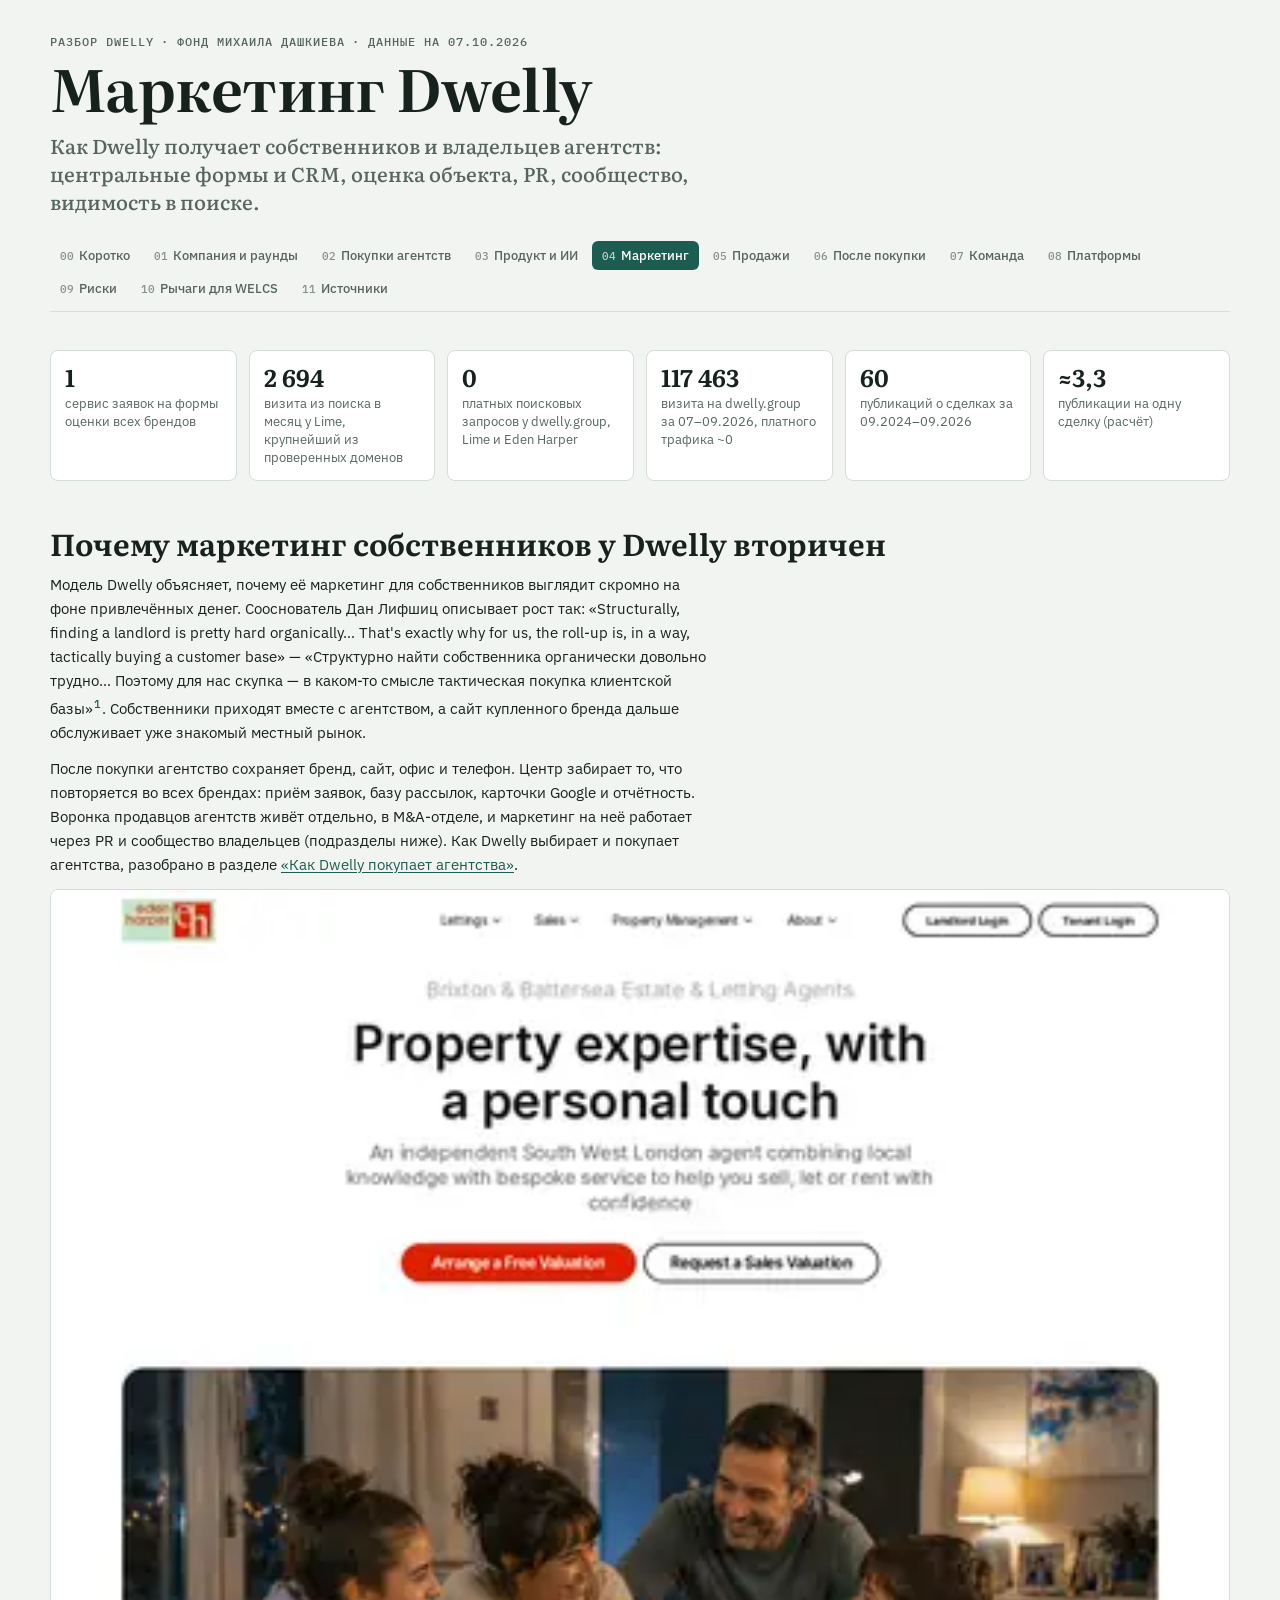
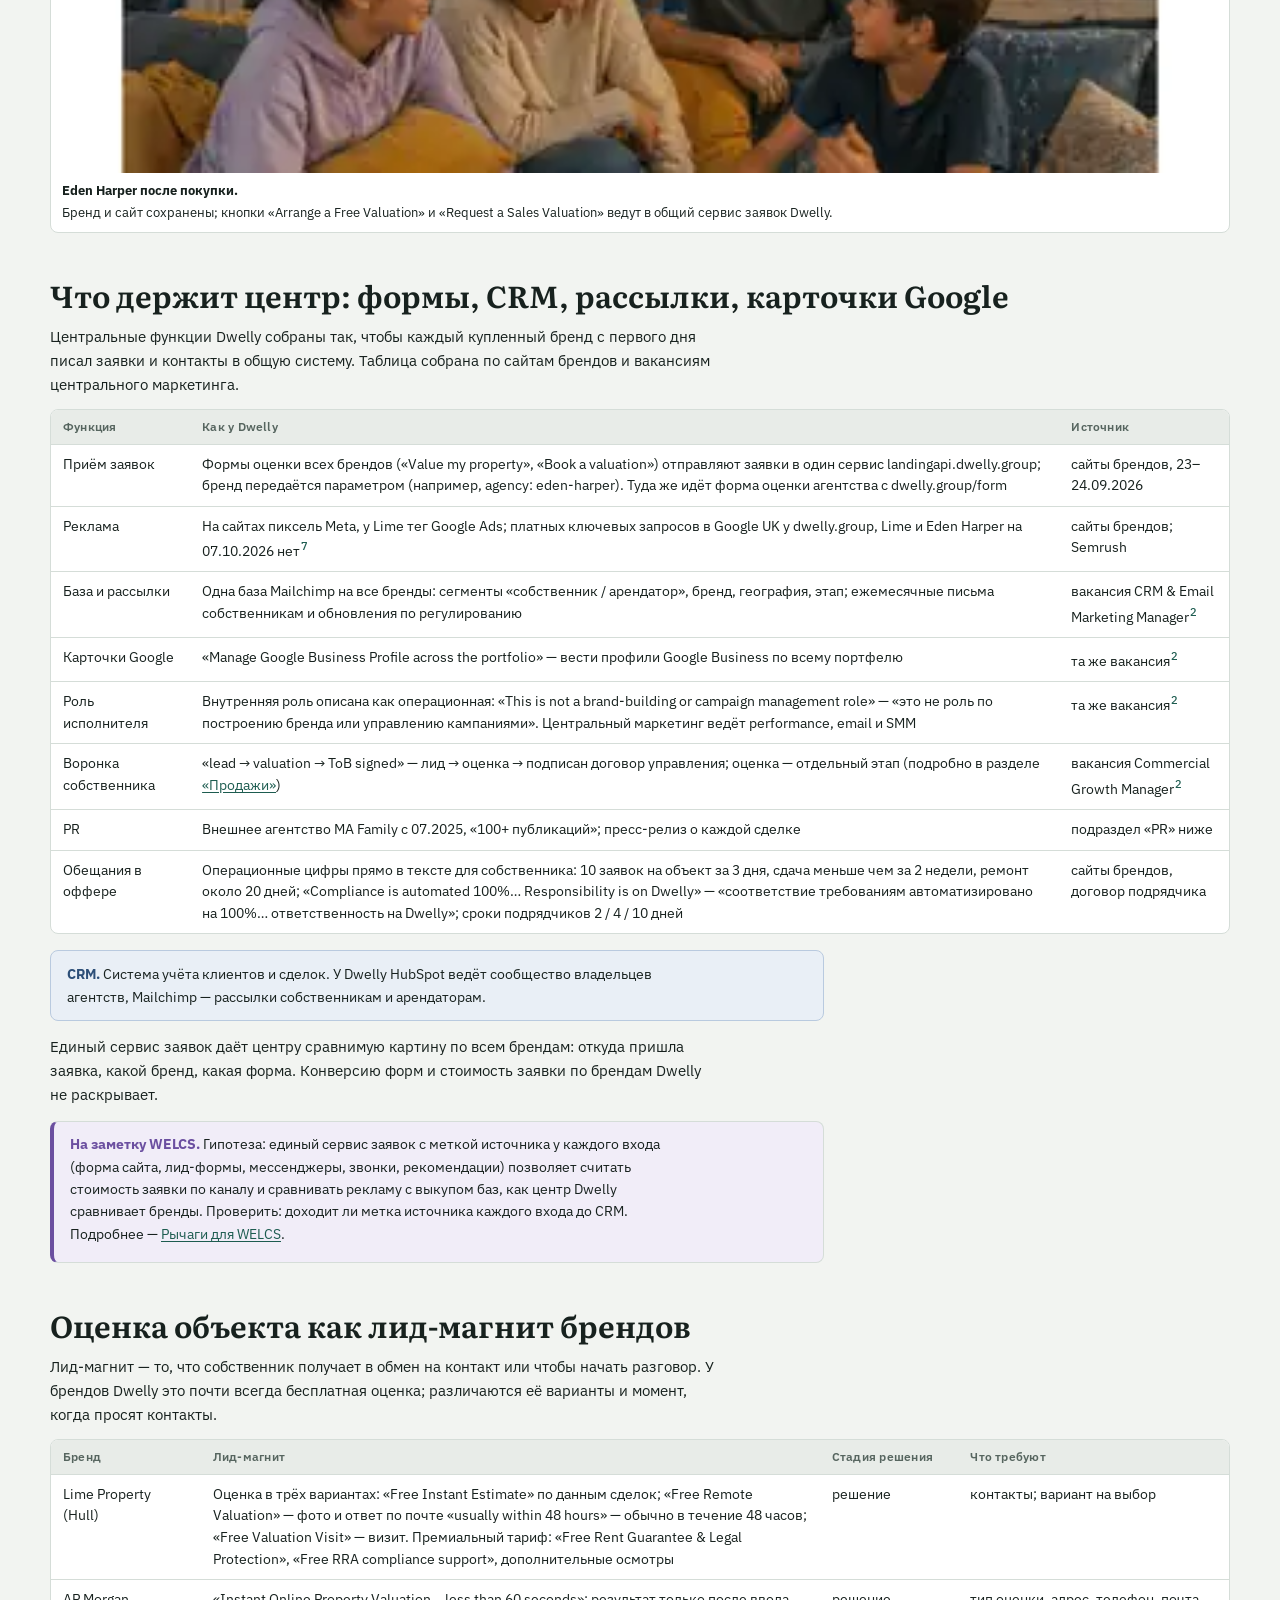
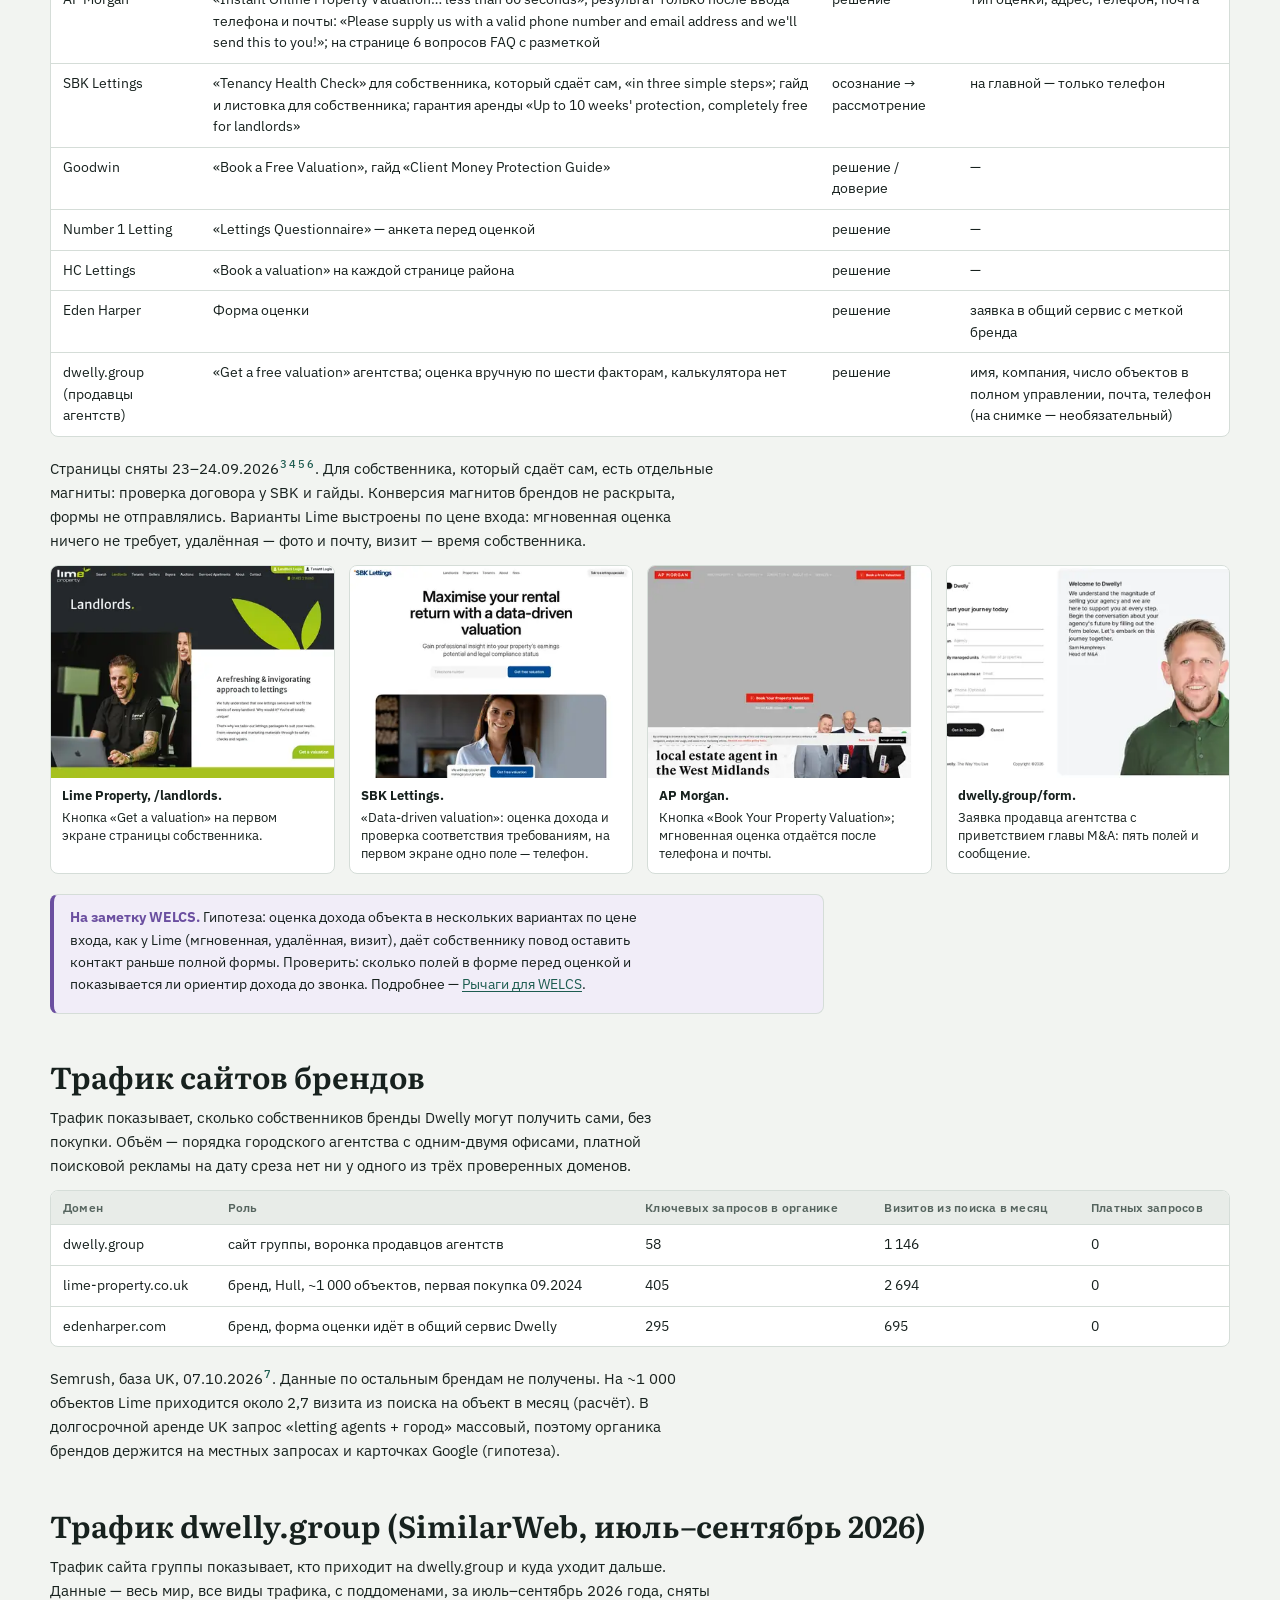
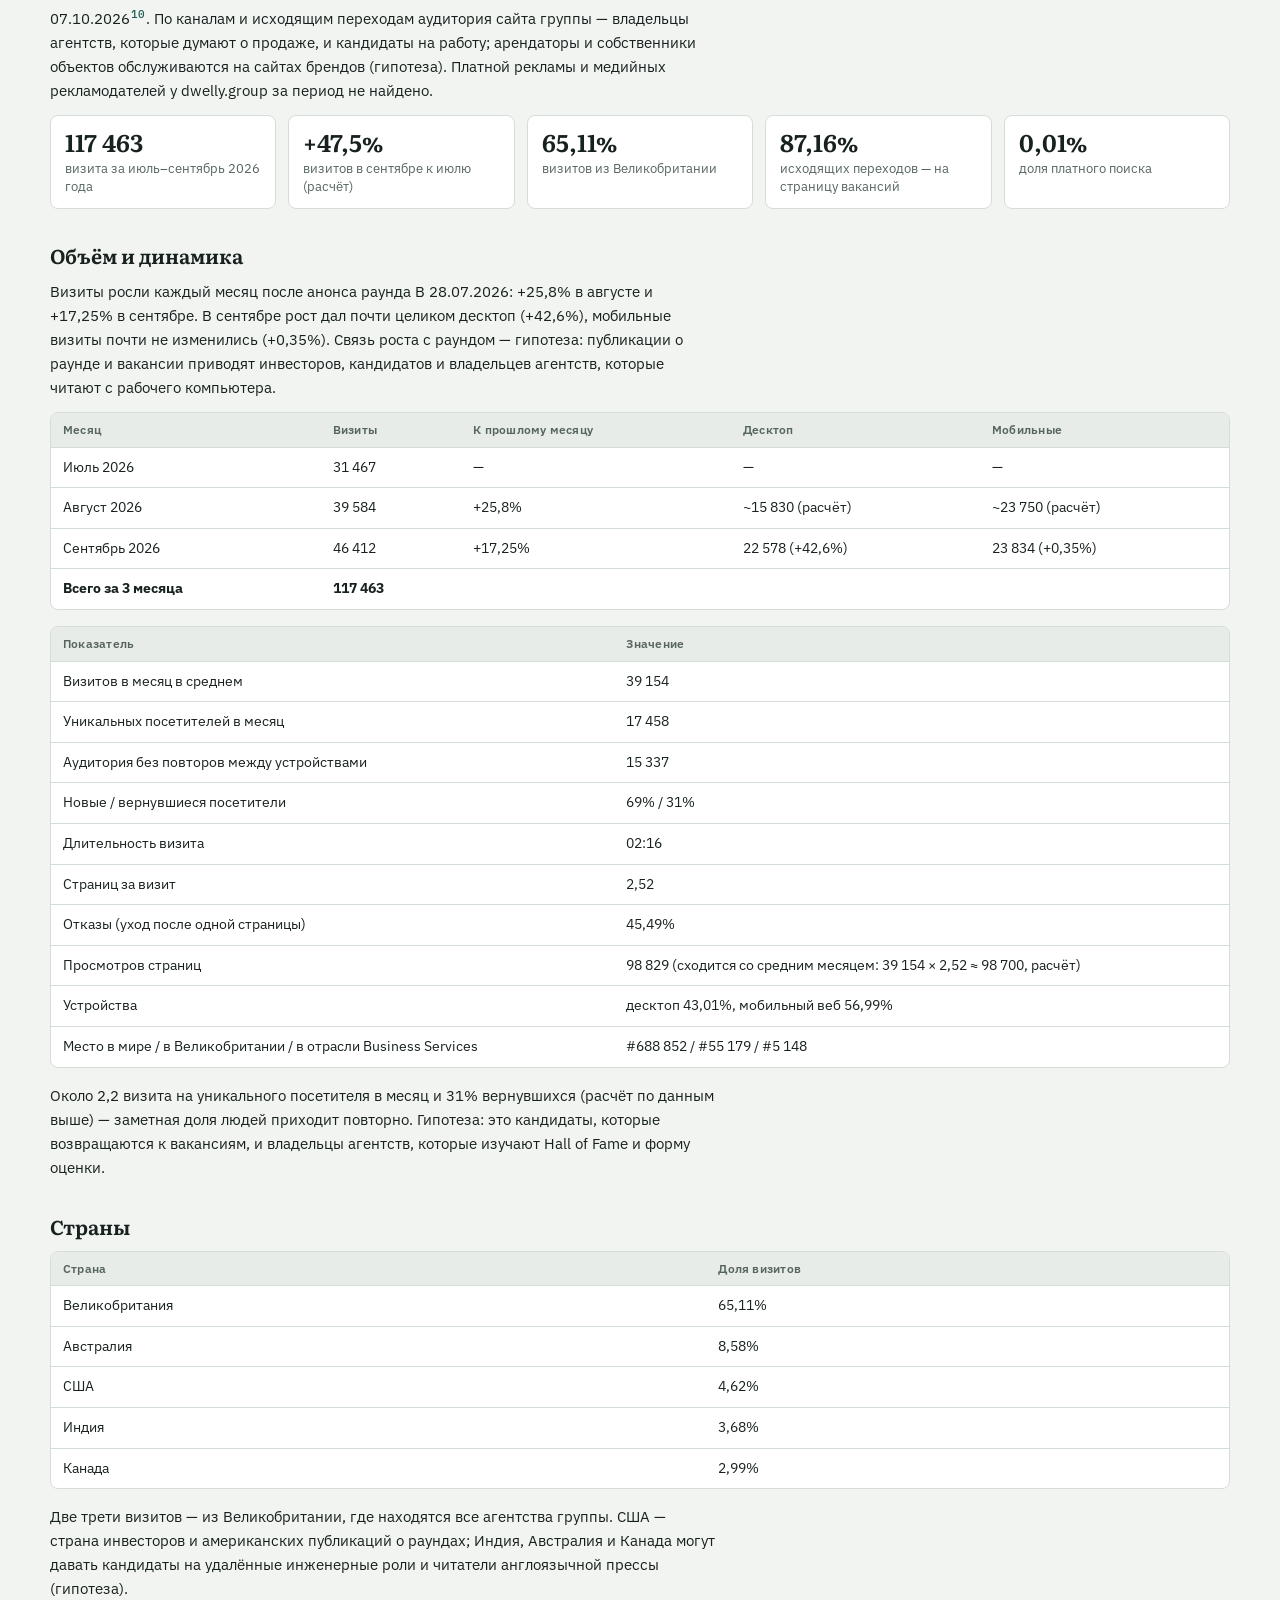
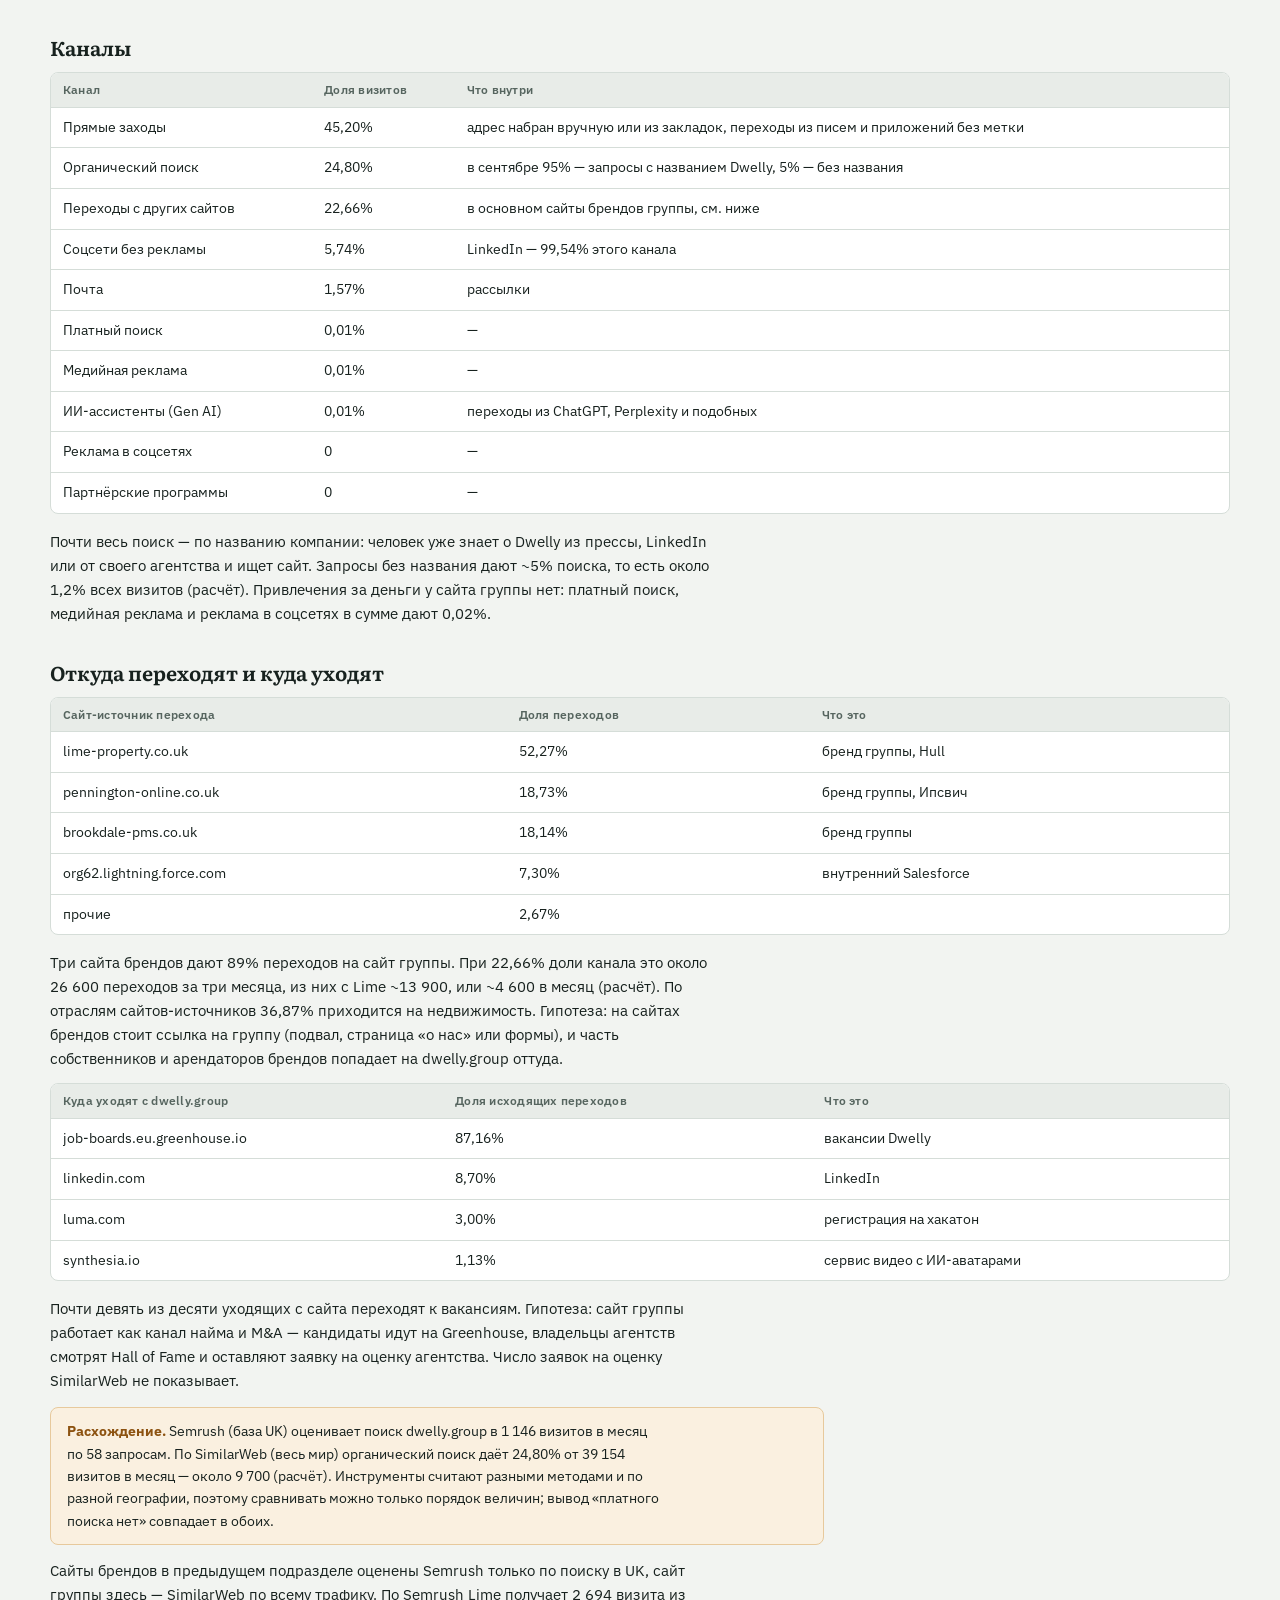
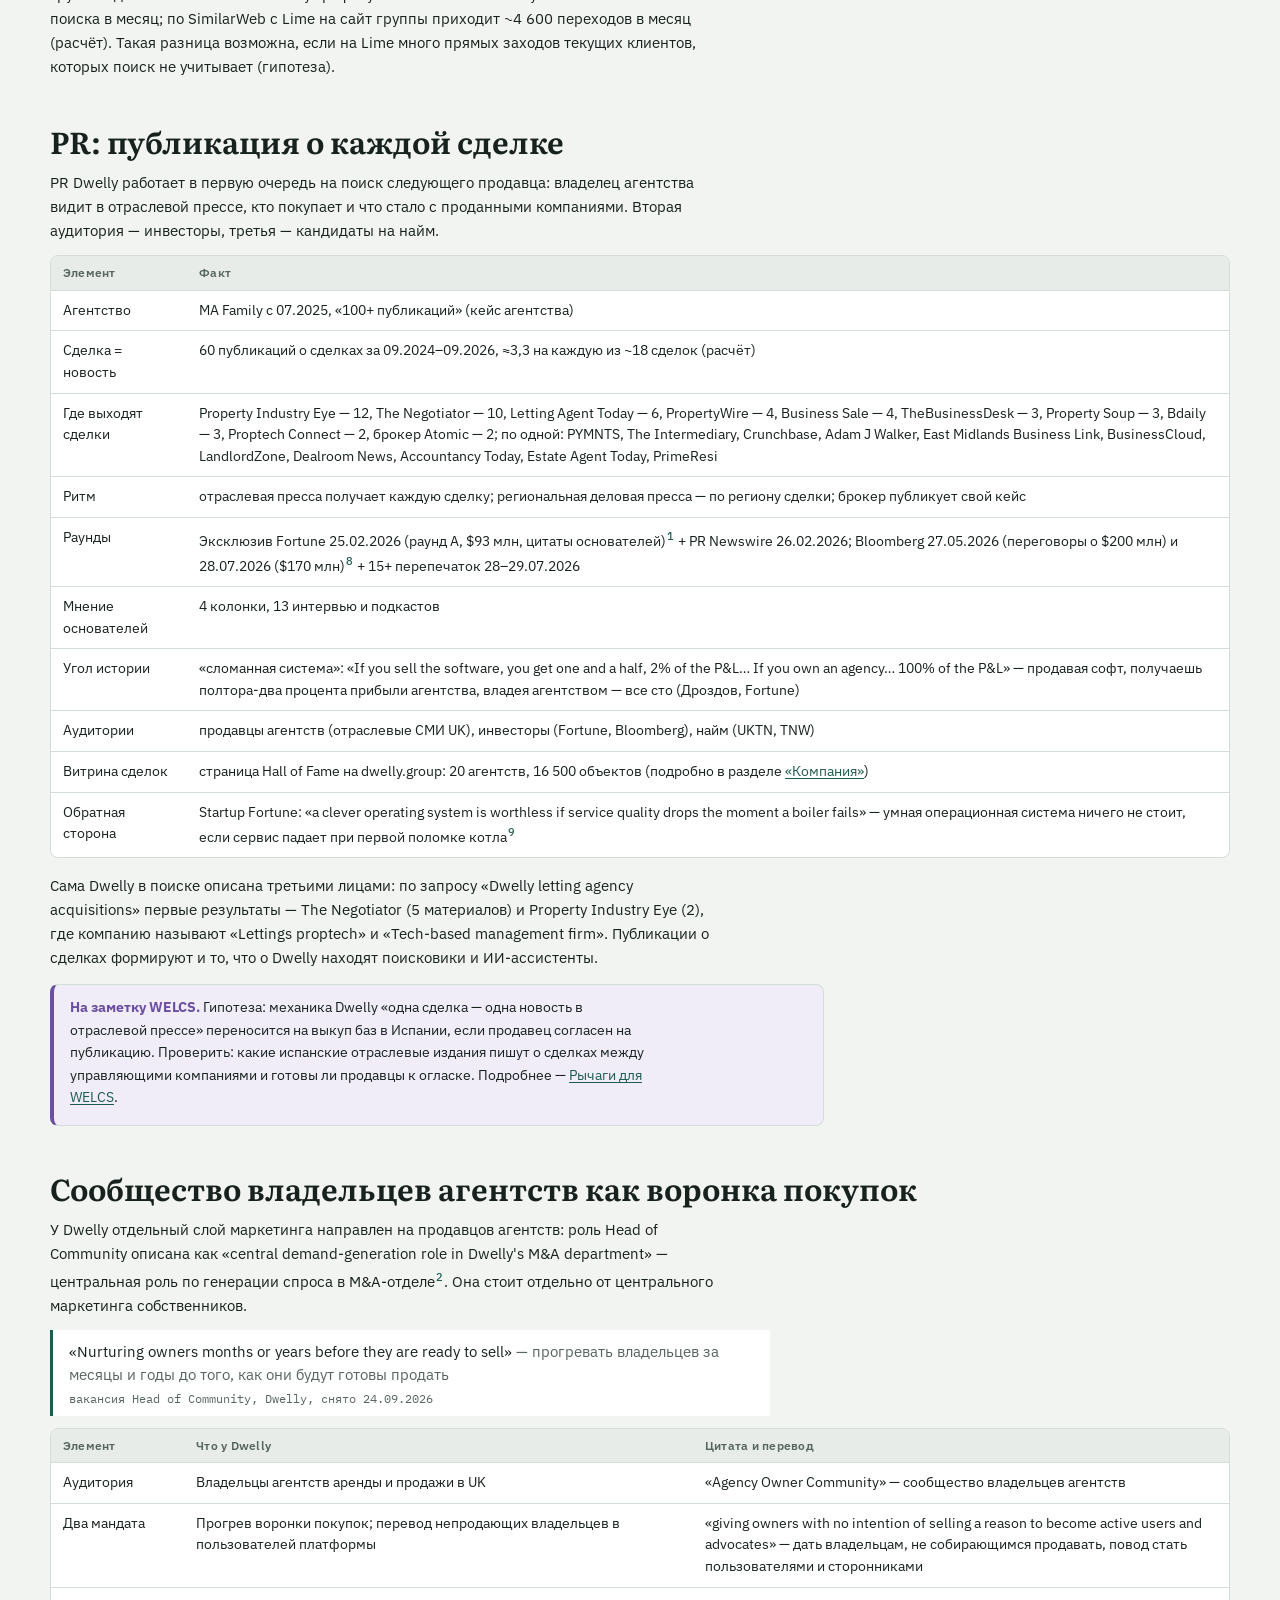
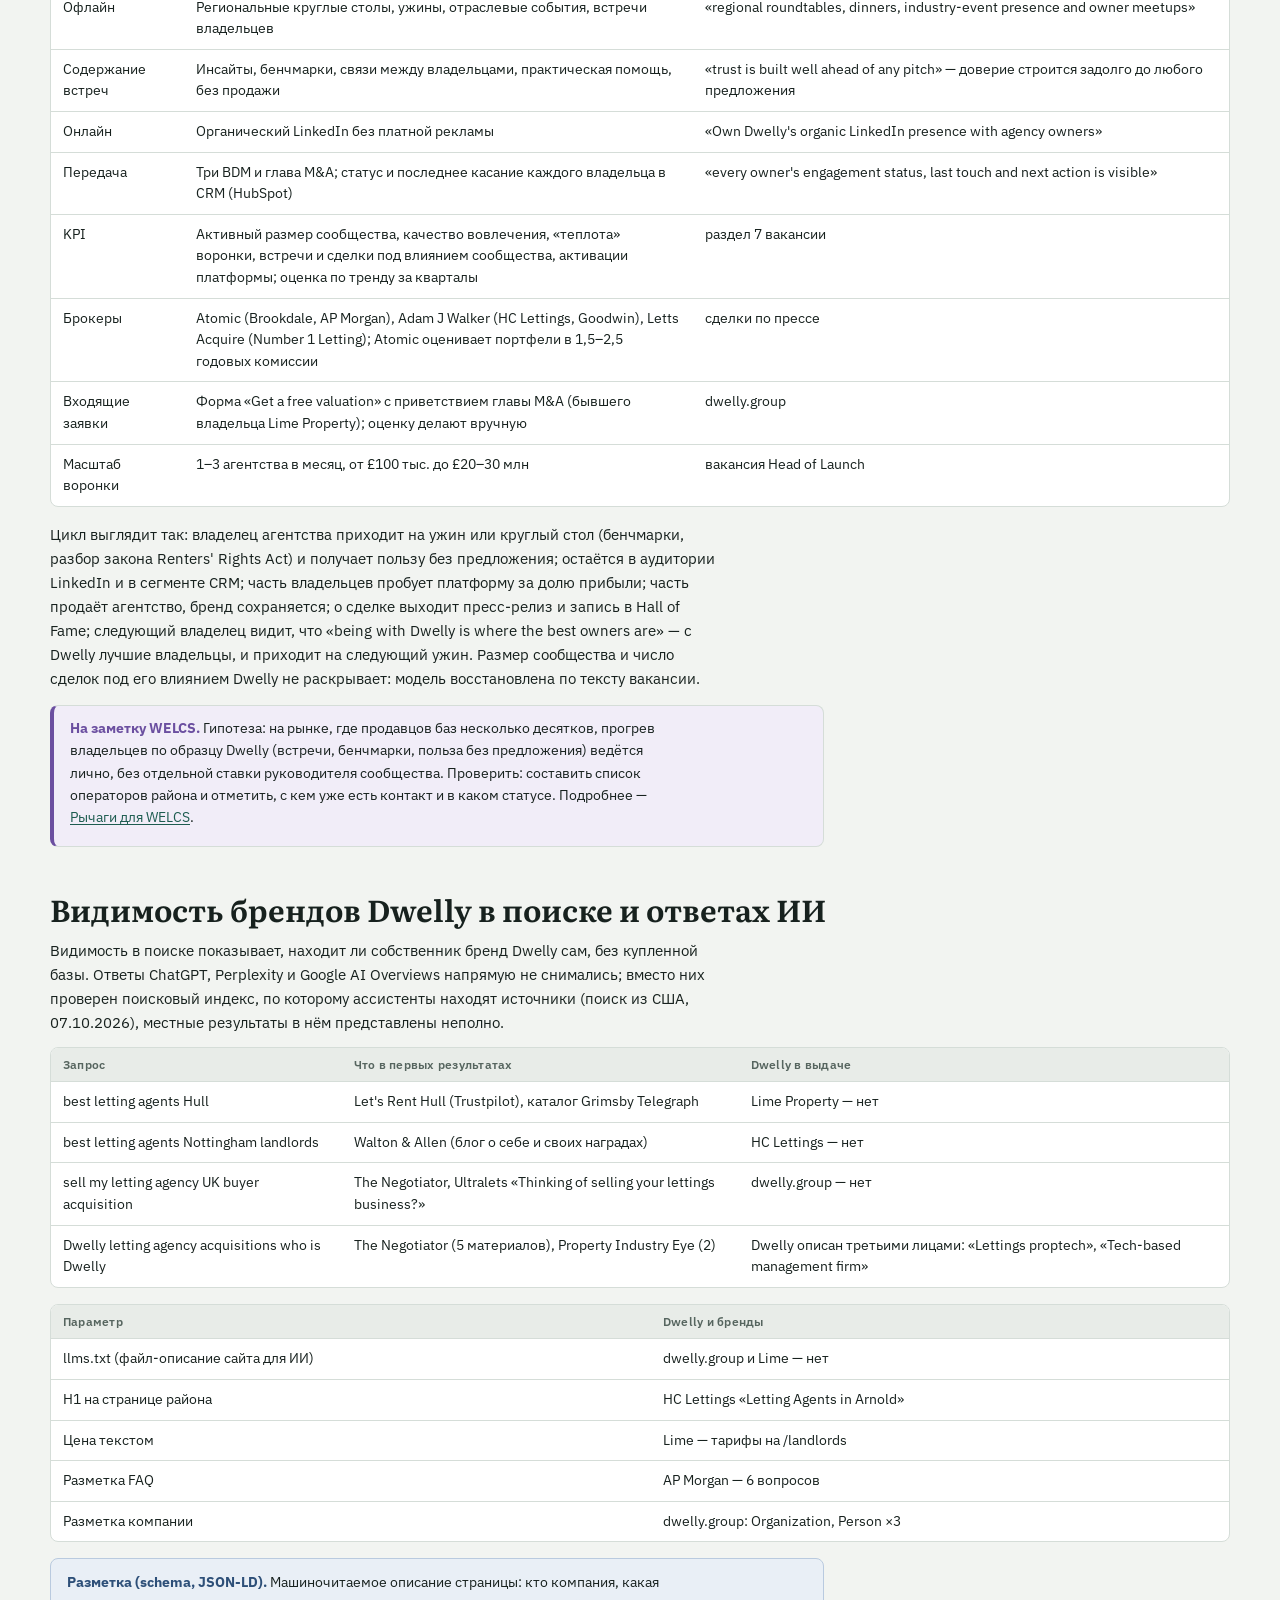
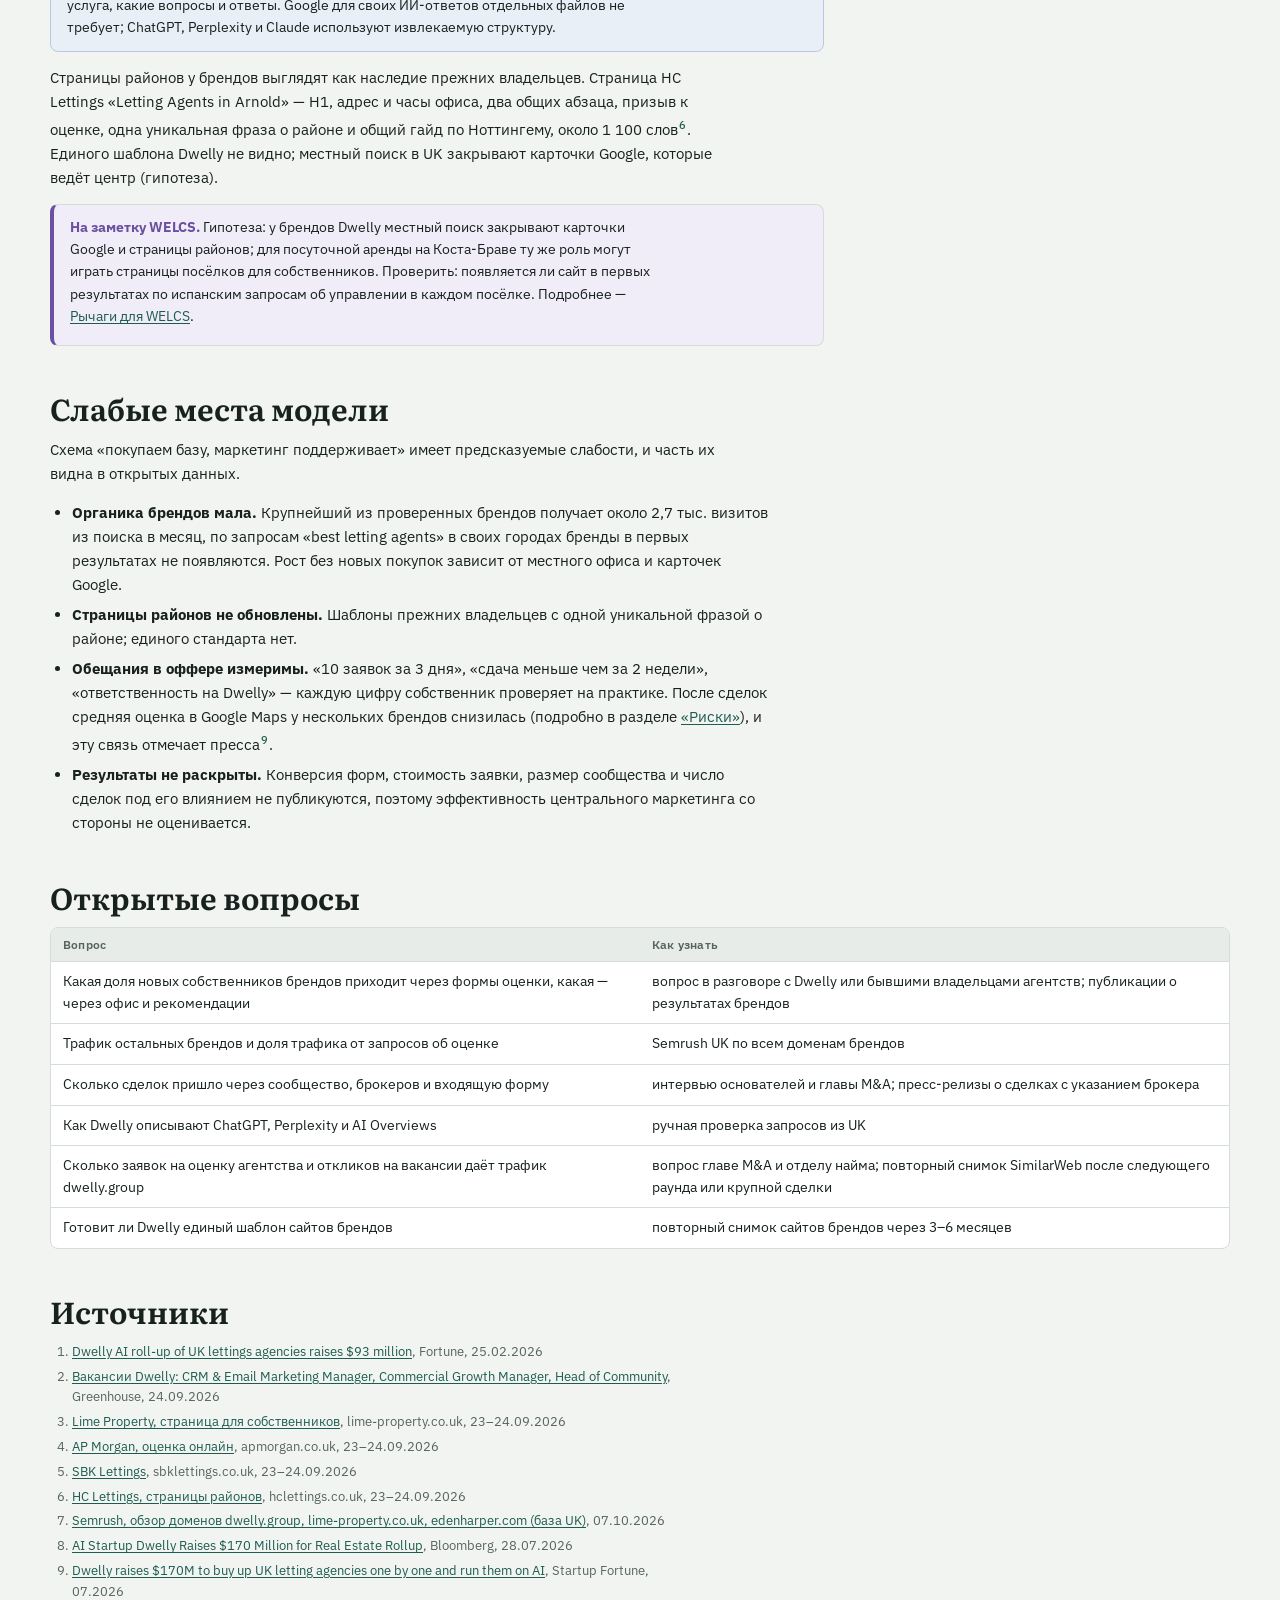
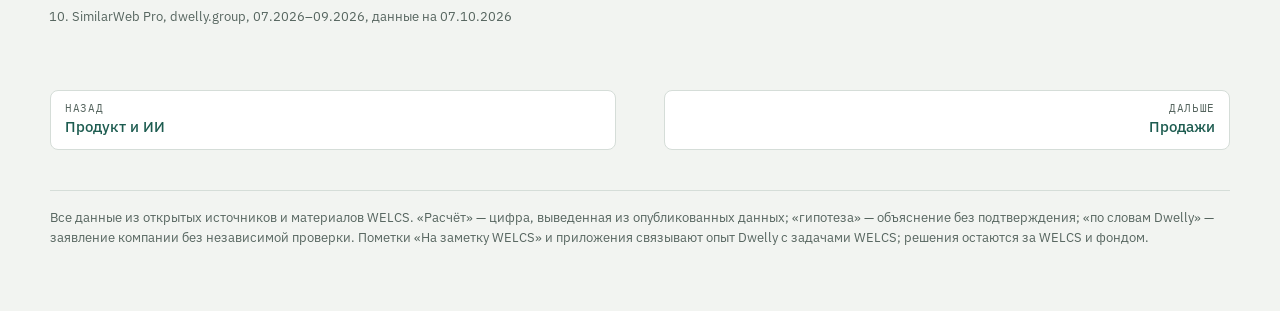
<file: marketing.html>
<!doctype html>
<html lang="ru">
<head>
<meta charset="utf-8">
<meta name="viewport" content="width=device-width, initial-scale=1, viewport-fit=cover">
<title>Маркетинг Dwelly · Dwelly</title>
<meta name="description" content="Как Dwelly получает собственников и владельцев агентств: центральные формы и CRM, оценка объекта, PR, сообщество, видимость в поиске.">
<link rel="preconnect" href="https://fonts.googleapis.com">
<link rel="preconnect" href="https://fonts.gstatic.com" crossorigin>
<link rel="stylesheet" href="https://fonts.googleapis.com/css2?family=IBM+Plex+Mono:wght@400;500&family=IBM+Plex+Sans:ital,wght@0,400;0,500;0,600;1,400&family=Literata:opsz,wght@7..72,500;7..72,650&display=swap">
<link rel="stylesheet" href="assets/style.css">
</head>
<body>
<a class="skip" href="#main">К тексту</a>
<div class="wrap">
<header class="top">
<div class="eyebrow">Разбор Dwelly · Фонд Михаила Дашкиева · данные на 07.10.2026</div>
<h1>Маркетинг Dwelly</h1>
<p class="sub">Как Dwelly получает собственников и владельцев агентств: центральные формы и CRM, оценка объекта, PR, сообщество, видимость в поиске.</p>
</header>
<nav class="site" aria-label="Разделы отчёта"><ul><li><a href="index.html"><span>00</span>Коротко</a></li><li><a href="kompaniya.html"><span>01</span>Компания и раунды</a></li><li><a href="pokupki.html"><span>02</span>Покупки агентств</a></li><li><a href="produkt.html"><span>03</span>Продукт и ИИ</a></li><li><a href="marketing.html" aria-current="page"><span>04</span>Маркетинг</a></li><li><a href="prodazhi.html"><span>05</span>Продажи</a></li><li><a href="uderzhanie.html"><span>06</span>После покупки</a></li><li><a href="komanda.html"><span>07</span>Команда</a></li><li><a href="platformy.html"><span>08</span>Платформы</a></li><li><a href="riski.html"><span>09</span>Риски</a></li><li><a href="rychagi.html"><span>10</span>Рычаги для WELCS</a></li><li><a href="istochniki.html"><span>11</span>Источники</a></li></ul></nav>
<main id="main" class="doc">
<div class="stats">
<div class="st"><b>1</b><span>сервис заявок на формы оценки всех брендов</span></div>
<div class="st"><b>2 694</b><span>визита из поиска в месяц у Lime, крупнейший из проверенных доменов</span></div>
<div class="st"><b>0</b><span>платных поисковых запросов у dwelly.group, Lime и Eden Harper</span></div>
<div class="st"><b>117 463</b><span>визита на dwelly.group за 07–09.2026, платного трафика ~0</span></div>
<div class="st"><b>60</b><span>публикаций о сделках за 09.2024–09.2026</span></div>
<div class="st"><b>≈3,3</b><span>публикации на одну сделку (расчёт)</span></div>
</div>

<h2 id="marketing-model">Почему маркетинг собственников у Dwelly вторичен</h2>
<p>Модель Dwelly объясняет, почему её маркетинг для собственников выглядит скромно на фоне привлечённых денег. Сооснователь Дан Лифшиц описывает рост так: «Structurally, finding a landlord is pretty hard organically… That's exactly why for us, the roll-up is, in a way, tactically buying a customer base» <span class="tr">— «Структурно найти собственника органически довольно трудно… Поэтому для нас скупка — в каком-то смысле тактическая покупка клиентской базы»</span><sup><a href="#marketing-s1">1</a></sup>. Собственники приходят вместе с агентством, а сайт купленного бренда дальше обслуживает уже знакомый местный рынок.</p>
<p>После покупки агентство сохраняет бренд, сайт, офис и телефон. Центр забирает то, что повторяется во всех брендах: приём заявок, базу рассылок, карточки Google и отчётность. Воронка продавцов агентств живёт отдельно, в M&amp;A-отделе, и маркетинг на неё работает через PR и сообщество владельцев (подразделы ниже). Как Dwelly выбирает и покупает агентства, разобрано в разделе <a href="pokupki.html">«Как Dwelly покупает агентства»</a>.</p>
<figure><a href="img/ag_edenharper.webp"><img src="img/ag_edenharper_s.webp" alt="Главная страница Eden Harper с кнопками оценки" loading="lazy" width="400" height="300"></a><figcaption><b>Eden Harper после покупки.</b> Бренд и сайт сохранены; кнопки «Arrange a Free Valuation» и «Request a Sales Valuation» ведут в общий сервис заявок Dwelly.</figcaption></figure>

<h2 id="marketing-centr">Что держит центр: формы, CRM, рассылки, карточки Google</h2>
<p>Центральные функции Dwelly собраны так, чтобы каждый купленный бренд с первого дня писал заявки и контакты в общую систему. Таблица собрана по сайтам брендов и вакансиям центрального маркетинга.</p>
<div class="tw"><table><thead><tr><th>Функция</th><th>Как у Dwelly</th><th>Источник</th></tr></thead><tbody>
<tr><td>Приём заявок</td><td>Формы оценки всех брендов («Value my property», «Book a valuation») отправляют заявки в один сервис landingapi.dwelly.group; бренд передаётся параметром (например, agency: eden-harper). Туда же идёт форма оценки агентства с dwelly.group/form</td><td>сайты брендов, 23–24.09.2026</td></tr>
<tr><td>Реклама</td><td>На сайтах пиксель Meta, у Lime тег Google Ads; платных ключевых запросов в Google UK у dwelly.group, Lime и Eden Harper на 07.10.2026 нет<sup><a href="#marketing-s7">7</a></sup></td><td>сайты брендов; Semrush</td></tr>
<tr><td>База и рассылки</td><td>Одна база Mailchimp на все бренды: сегменты «собственник / арендатор», бренд, география, этап; ежемесячные письма собственникам и обновления по регулированию</td><td>вакансия CRM &amp; Email Marketing Manager<sup><a href="#marketing-s2">2</a></sup></td></tr>
<tr><td>Карточки Google</td><td>«Manage Google Business Profile across the portfolio» <span class="tr">— вести профили Google Business по всему портфелю</span></td><td>та же вакансия<sup><a href="#marketing-s2">2</a></sup></td></tr>
<tr><td>Роль исполнителя</td><td>Внутренняя роль описана как операционная: «This is not a brand-building or campaign management role» <span class="tr">— «это не роль по построению бренда или управлению кампаниями»</span>. Центральный маркетинг ведёт performance, email и SMM</td><td>та же вакансия<sup><a href="#marketing-s2">2</a></sup></td></tr>
<tr><td>Воронка собственника</td><td>«lead → valuation → ToB signed» <span class="tr">— лид → оценка → подписан договор управления</span>; оценка — отдельный этап (подробно в разделе <a href="prodazhi.html#prodazhi-ocenka">«Продажи»</a>)</td><td>вакансия Commercial Growth Manager<sup><a href="#marketing-s2">2</a></sup></td></tr>
<tr><td>PR</td><td>Внешнее агентство MA Family с 07.2025, «100+ публикаций»; пресс-релиз о каждой сделке</td><td>подраздел «PR» ниже</td></tr>
<tr><td>Обещания в оффере</td><td>Операционные цифры прямо в тексте для собственника: 10 заявок на объект за 3 дня, сдача меньше чем за 2 недели, ремонт около 20 дней; «Compliance is automated 100%… Responsibility is on Dwelly» <span class="tr">— «соответствие требованиям автоматизировано на 100%… ответственность на Dwelly»</span>; сроки подрядчиков 2 / 4 / 10 дней</td><td>сайты брендов, договор подрядчика</td></tr>
</tbody></table></div>
<aside class="note"><p><b>CRM.</b> Система учёта клиентов и сделок. У Dwelly HubSpot ведёт сообщество владельцев агентств, Mailchimp — рассылки собственникам и арендаторам.</p></aside>
<p>Единый сервис заявок даёт центру сравнимую картину по всем брендам: откуда пришла заявка, какой бренд, какая форма. Конверсию форм и стоимость заявки по брендам Dwelly не раскрывает.</p>
<aside class="welcs"><p><b>На заметку WELCS.</b> Гипотеза: единый сервис заявок с меткой источника у каждого входа (форма сайта, лид-формы, мессенджеры, звонки, рекомендации) позволяет считать стоимость заявки по каналу и сравнивать рекламу с выкупом баз, как центр Dwelly сравнивает бренды. Проверить: доходит ли метка источника каждого входа до CRM. Подробнее — <a href="rychagi.html">Рычаги для WELCS</a>.</p></aside>

<h2 id="marketing-magnity">Оценка объекта как лид-магнит брендов</h2>
<p>Лид-магнит — то, что собственник получает в обмен на контакт или чтобы начать разговор. У брендов Dwelly это почти всегда бесплатная оценка; различаются её варианты и момент, когда просят контакты.</p>
<div class="tw"><table class="wide"><thead><tr><th>Бренд</th><th>Лид-магнит</th><th>Стадия решения</th><th>Что требуют</th></tr></thead><tbody>
<tr><td>Lime Property (Hull)</td><td>Оценка в трёх вариантах: «Free Instant Estimate» по данным сделок; «Free Remote Valuation» — фото и ответ по почте «usually within 48 hours» <span class="tr">— обычно в течение 48 часов</span>; «Free Valuation Visit» — визит. Премиальный тариф: «Free Rent Guarantee &amp; Legal Protection», «Free RRA compliance support», дополнительные осмотры</td><td>решение</td><td>контакты; вариант на выбор</td></tr>
<tr><td>AP Morgan</td><td>«Instant Online Property Valuation… less than 60 seconds»; результат только после ввода телефона и почты: «Please supply us with a valid phone number and email address and we'll send this to you!»; на странице 6 вопросов FAQ с разметкой</td><td>решение</td><td>тип оценки, адрес, телефон, почта</td></tr>
<tr><td>SBK Lettings</td><td>«Tenancy Health Check» для собственника, который сдаёт сам, «in three simple steps»; гайд и листовка для собственника; гарантия аренды «Up to 10 weeks' protection, completely free for landlords»</td><td>осознание → рассмотрение</td><td>на главной — только телефон</td></tr>
<tr><td>Goodwin</td><td>«Book a Free Valuation», гайд «Client Money Protection Guide»</td><td>решение / доверие</td><td>—</td></tr>
<tr><td>Number 1 Letting</td><td>«Lettings Questionnaire» — анкета перед оценкой</td><td>решение</td><td>—</td></tr>
<tr><td>HC Lettings</td><td>«Book a valuation» на каждой странице района</td><td>решение</td><td>—</td></tr>
<tr><td>Eden Harper</td><td>Форма оценки</td><td>решение</td><td>заявка в общий сервис с меткой бренда</td></tr>
<tr><td>dwelly.group (продавцы агентств)</td><td>«Get a free valuation» агентства; оценка вручную по шести факторам, калькулятора нет</td><td>решение</td><td>имя, компания, число объектов в полном управлении, почта, телефон (на снимке — необязательный)</td></tr>
</tbody></table></div>
<p>Страницы сняты 23–24.09.2026<sup><a href="#marketing-s3">3</a></sup><sup><a href="#marketing-s4">4</a></sup><sup><a href="#marketing-s5">5</a></sup><sup><a href="#marketing-s6">6</a></sup>. Для собственника, который сдаёт сам, есть отдельные магниты: проверка договора у SBK и гайды. Конверсия магнитов брендов не раскрыта, формы не отправлялись. Варианты Lime выстроены по цене входа: мгновенная оценка ничего не требует, удалённая — фото и почту, визит — время собственника.</p>
<div class="gal">
<figure><a href="img/ag_lime_landlords.webp"><img src="img/ag_lime_landlords_s.webp" alt="Страница Lime Property для собственников" loading="lazy" width="400" height="300"></a><figcaption><b>Lime Property, /landlords.</b> Кнопка «Get a valuation» на первом экране страницы собственника.</figcaption></figure>
<figure><a href="img/ag_sbk.webp"><img src="img/ag_sbk_s.webp" alt="Главная SBK Lettings с полем телефона" loading="lazy" width="400" height="300"></a><figcaption><b>SBK Lettings.</b> «Data-driven valuation»: оценка дохода и проверка соответствия требованиям, на первом экране одно поле — телефон.</figcaption></figure>
<figure><a href="img/ag_apmorgan.webp"><img src="img/ag_apmorgan_s.webp" alt="Главная AP Morgan с кнопкой оценки" loading="lazy" width="400" height="300"></a><figcaption><b>AP Morgan.</b> Кнопка «Book Your Property Valuation»; мгновенная оценка отдаётся после телефона и почты.</figcaption></figure>
<figure><a href="img/dw_form.webp"><img src="img/dw_form_s.webp" alt="Форма заявки на оценку агентства на сайте Dwelly" loading="lazy" width="400" height="300"></a><figcaption><b>dwelly.group/form.</b> Заявка продавца агентства с приветствием главы M&amp;A: пять полей и сообщение.</figcaption></figure>
</div>
<aside class="welcs"><p><b>На заметку WELCS.</b> Гипотеза: оценка дохода объекта в нескольких вариантах по цене входа, как у Lime (мгновенная, удалённая, визит), даёт собственнику повод оставить контакт раньше полной формы. Проверить: сколько полей в форме перед оценкой и показывается ли ориентир дохода до звонка. Подробнее — <a href="rychagi.html">Рычаги для WELCS</a>.</p></aside>

<h2 id="marketing-trafik">Трафик сайтов брендов</h2>
<p>Трафик показывает, сколько собственников бренды Dwelly могут получить сами, без покупки. Объём — порядка городского агентства с одним-двумя офисами, платной поисковой рекламы на дату среза нет ни у одного из трёх проверенных доменов.</p>
<div class="tw"><table><thead><tr><th>Домен</th><th>Роль</th><th>Ключевых запросов в органике</th><th>Визитов из поиска в месяц</th><th>Платных запросов</th></tr></thead><tbody>
<tr><td>dwelly.group</td><td>сайт группы, воронка продавцов агентств</td><td>58</td><td>1 146</td><td>0</td></tr>
<tr><td>lime-property.co.uk</td><td>бренд, Hull, ~1 000 объектов, первая покупка 09.2024</td><td>405</td><td>2 694</td><td>0</td></tr>
<tr><td>edenharper.com</td><td>бренд, форма оценки идёт в общий сервис Dwelly</td><td>295</td><td>695</td><td>0</td></tr>
</tbody></table></div>
<p>Semrush, база UK, 07.10.2026<sup><a href="#marketing-s7">7</a></sup>. Данные по остальным брендам не получены. На ~1 000 объектов Lime приходится около 2,7 визита из поиска на объект в месяц (расчёт). В долгосрочной аренде UK запрос «letting agents + город» массовый, поэтому органика брендов держится на местных запросах и карточках Google (гипотеза).</p>

<h2 id="marketing-similarweb">Трафик dwelly.group (SimilarWeb, июль–сентябрь 2026)</h2>
<p>Трафик сайта группы показывает, кто приходит на dwelly.group и куда уходит дальше. Данные — весь мир, все виды трафика, с поддоменами, за июль–сентябрь 2026 года, сняты 07.10.2026<sup><a href="#marketing-s10">10</a></sup>. По каналам и исходящим переходам аудитория сайта группы — владельцы агентств, которые думают о продаже, и кандидаты на работу; арендаторы и собственники объектов обслуживаются на сайтах брендов (гипотеза). Платной рекламы и медийных рекламодателей у dwelly.group за период не найдено.</p>
<div class="stats">
<div class="st"><b>117 463</b><span>визита за июль–сентябрь 2026 года</span></div>
<div class="st"><b>+47,5%</b><span>визитов в сентябре к июлю (расчёт)</span></div>
<div class="st"><b>65,11%</b><span>визитов из Великобритании</span></div>
<div class="st"><b>87,16%</b><span>исходящих переходов — на страницу вакансий</span></div>
<div class="st"><b>0,01%</b><span>доля платного поиска</span></div>
</div>
<h3>Объём и динамика</h3>
<p>Визиты росли каждый месяц после анонса раунда B 28.07.2026: +25,8% в августе и +17,25% в сентябре. В сентябре рост дал почти целиком десктоп (+42,6%), мобильные визиты почти не изменились (+0,35%). Связь роста с раундом — гипотеза: публикации о раунде и вакансии приводят инвесторов, кандидатов и владельцев агентств, которые читают с рабочего компьютера.</p>
<div class="tw"><table><thead><tr><th>Месяц</th><th>Визиты</th><th>К прошлому месяцу</th><th>Десктоп</th><th>Мобильные</th></tr></thead><tbody>
<tr><td>Июль 2026</td><td>31 467</td><td>—</td><td>—</td><td>—</td></tr>
<tr><td>Август 2026</td><td>39 584</td><td>+25,8%</td><td>~15 830 (расчёт)</td><td>~23 750 (расчёт)</td></tr>
<tr><td>Сентябрь 2026</td><td>46 412</td><td>+17,25%</td><td>22 578 (+42,6%)</td><td>23 834 (+0,35%)</td></tr>
<tr><td><b>Всего за 3 месяца</b></td><td><b>117 463</b></td><td></td><td></td><td></td></tr>
</tbody></table></div>
<div class="tw"><table><thead><tr><th>Показатель</th><th>Значение</th></tr></thead><tbody>
<tr><td>Визитов в месяц в среднем</td><td>39 154</td></tr>
<tr><td>Уникальных посетителей в месяц</td><td>17 458</td></tr>
<tr><td>Аудитория без повторов между устройствами</td><td>15 337</td></tr>
<tr><td>Новые / вернувшиеся посетители</td><td>69% / 31%</td></tr>
<tr><td>Длительность визита</td><td>02:16</td></tr>
<tr><td>Страниц за визит</td><td>2,52</td></tr>
<tr><td>Отказы (уход после одной страницы)</td><td>45,49%</td></tr>
<tr><td>Просмотров страниц</td><td>98 829 (сходится со средним месяцем: 39 154 × 2,52 ≈ 98 700, расчёт)</td></tr>
<tr><td>Устройства</td><td>десктоп 43,01%, мобильный веб 56,99%</td></tr>
<tr><td>Место в мире / в Великобритании / в отрасли Business Services</td><td>#688 852 / #55 179 / #5 148</td></tr>
</tbody></table></div>
<p>Около 2,2 визита на уникального посетителя в месяц и 31% вернувшихся (расчёт по данным выше) — заметная доля людей приходит повторно. Гипотеза: это кандидаты, которые возвращаются к вакансиям, и владельцы агентств, которые изучают Hall of Fame и форму оценки.</p>
<h3>Страны</h3>
<div class="tw"><table><thead><tr><th>Страна</th><th>Доля визитов</th></tr></thead><tbody>
<tr><td>Великобритания</td><td>65,11%</td></tr>
<tr><td>Австралия</td><td>8,58%</td></tr>
<tr><td>США</td><td>4,62%</td></tr>
<tr><td>Индия</td><td>3,68%</td></tr>
<tr><td>Канада</td><td>2,99%</td></tr>
</tbody></table></div>
<p>Две трети визитов — из Великобритании, где находятся все агентства группы. США — страна инвесторов и американских публикаций о раундах; Индия, Австралия и Канада могут давать кандидаты на удалённые инженерные роли и читатели англоязычной прессы (гипотеза).</p>
<h3>Каналы</h3>
<div class="tw"><table><thead><tr><th>Канал</th><th>Доля визитов</th><th>Что внутри</th></tr></thead><tbody>
<tr><td>Прямые заходы</td><td>45,20%</td><td>адрес набран вручную или из закладок, переходы из писем и приложений без метки</td></tr>
<tr><td>Органический поиск</td><td>24,80%</td><td>в сентябре 95% — запросы с названием Dwelly, 5% — без названия</td></tr>
<tr><td>Переходы с других сайтов</td><td>22,66%</td><td>в основном сайты брендов группы, см. ниже</td></tr>
<tr><td>Соцсети без рекламы</td><td>5,74%</td><td>LinkedIn — 99,54% этого канала</td></tr>
<tr><td>Почта</td><td>1,57%</td><td>рассылки</td></tr>
<tr><td>Платный поиск</td><td>0,01%</td><td>—</td></tr>
<tr><td>Медийная реклама</td><td>0,01%</td><td>—</td></tr>
<tr><td>ИИ-ассистенты (Gen AI)</td><td>0,01%</td><td>переходы из ChatGPT, Perplexity и подобных</td></tr>
<tr><td>Реклама в соцсетях</td><td>0</td><td>—</td></tr>
<tr><td>Партнёрские программы</td><td>0</td><td>—</td></tr>
</tbody></table></div>
<p>Почти весь поиск — по названию компании: человек уже знает о Dwelly из прессы, LinkedIn или от своего агентства и ищет сайт. Запросы без названия дают ~5% поиска, то есть около 1,2% всех визитов (расчёт). Привлечения за деньги у сайта группы нет: платный поиск, медийная реклама и реклама в соцсетях в сумме дают 0,02%.</p>
<h3>Откуда переходят и куда уходят</h3>
<div class="tw"><table><thead><tr><th>Сайт-источник перехода</th><th>Доля переходов</th><th>Что это</th></tr></thead><tbody>
<tr><td>lime-property.co.uk</td><td>52,27%</td><td>бренд группы, Hull</td></tr>
<tr><td>pennington-online.co.uk</td><td>18,73%</td><td>бренд группы, Ипсвич</td></tr>
<tr><td>brookdale-pms.co.uk</td><td>18,14%</td><td>бренд группы</td></tr>
<tr><td>org62.lightning.force.com</td><td>7,30%</td><td>внутренний Salesforce</td></tr>
<tr><td>прочие</td><td>2,67%</td><td></td></tr>
</tbody></table></div>
<p>Три сайта брендов дают 89% переходов на сайт группы. При 22,66% доли канала это около 26 600 переходов за три месяца, из них с Lime ~13 900, или ~4 600 в месяц (расчёт). По отраслям сайтов-источников 36,87% приходится на недвижимость. Гипотеза: на сайтах брендов стоит ссылка на группу (подвал, страница «о нас» или формы), и часть собственников и арендаторов брендов попадает на dwelly.group оттуда.</p>
<div class="tw"><table><thead><tr><th>Куда уходят с dwelly.group</th><th>Доля исходящих переходов</th><th>Что это</th></tr></thead><tbody>
<tr><td>job-boards.eu.greenhouse.io</td><td>87,16%</td><td>вакансии Dwelly</td></tr>
<tr><td>linkedin.com</td><td>8,70%</td><td>LinkedIn</td></tr>
<tr><td>luma.com</td><td>3,00%</td><td>регистрация на хакатон</td></tr>
<tr><td>synthesia.io</td><td>1,13%</td><td>сервис видео с ИИ-аватарами</td></tr>
</tbody></table></div>
<p>Почти девять из десяти уходящих с сайта переходят к вакансиям. Гипотеза: сайт группы работает как канал найма и M&amp;A — кандидаты идут на Greenhouse, владельцы агентств смотрят Hall of Fame и оставляют заявку на оценку агентства. Число заявок на оценку SimilarWeb не показывает.</p>
<aside class="gap"><p><b>Расхождение.</b> Semrush (база UK) оценивает поиск dwelly.group в 1 146 визитов в месяц по 58 запросам. По SimilarWeb (весь мир) органический поиск даёт 24,80% от 39 154 визитов в месяц — около 9 700 (расчёт). Инструменты считают разными методами и по разной географии, поэтому сравнивать можно только порядок величин; вывод «платного поиска нет» совпадает в обоих.</p></aside>
<p>Сайты брендов в предыдущем подразделе оценены Semrush только по поиску в UK, сайт группы здесь — SimilarWeb по всему трафику. По Semrush Lime получает 2 694 визита из поиска в месяц; по SimilarWeb с Lime на сайт группы приходит ~4 600 переходов в месяц (расчёт). Такая разница возможна, если на Lime много прямых заходов текущих клиентов, которых поиск не учитывает (гипотеза).</p>

<h2 id="marketing-pr">PR: публикация о каждой сделке</h2>
<p>PR Dwelly работает в первую очередь на поиск следующего продавца: владелец агентства видит в отраслевой прессе, кто покупает и что стало с проданными компаниями. Вторая аудитория — инвесторы, третья — кандидаты на найм.</p>
<div class="tw"><table class="wide"><thead><tr><th>Элемент</th><th>Факт</th></tr></thead><tbody>
<tr><td>Агентство</td><td>MA Family с 07.2025, «100+ публикаций» (кейс агентства)</td></tr>
<tr><td>Сделка = новость</td><td>60 публикаций о сделках за 09.2024–09.2026, ≈3,3 на каждую из ~18 сделок (расчёт)</td></tr>
<tr><td>Где выходят сделки</td><td>Property Industry Eye — 12, The Negotiator — 10, Letting Agent Today — 6, PropertyWire — 4, Business Sale — 4, TheBusinessDesk — 3, Property Soup — 3, Bdaily — 3, Proptech Connect — 2, брокер Atomic — 2; по одной: PYMNTS, The Intermediary, Crunchbase, Adam J Walker, East Midlands Business Link, BusinessCloud, LandlordZone, Dealroom News, Accountancy Today, Estate Agent Today, PrimeResi</td></tr>
<tr><td>Ритм</td><td>отраслевая пресса получает каждую сделку; региональная деловая пресса — по региону сделки; брокер публикует свой кейс</td></tr>
<tr><td>Раунды</td><td>Эксклюзив Fortune 25.02.2026 (раунд A, $93 млн, цитаты основателей)<sup><a href="#marketing-s1">1</a></sup> + PR Newswire 26.02.2026; Bloomberg 27.05.2026 (переговоры о $200 млн) и 28.07.2026 ($170 млн)<sup><a href="#marketing-s8">8</a></sup> + 15+ перепечаток 28–29.07.2026</td></tr>
<tr><td>Мнение основателей</td><td>4 колонки, 13 интервью и подкастов</td></tr>
<tr><td>Угол истории</td><td>«сломанная система»: «If you sell the software, you get one and a half, 2% of the P&amp;L… If you own an agency… 100% of the P&amp;L» <span class="tr">— продавая софт, получаешь полтора-два процента прибыли агентства, владея агентством — все сто</span> (Дроздов, Fortune)</td></tr>
<tr><td>Аудитории</td><td>продавцы агентств (отраслевые СМИ UK), инвесторы (Fortune, Bloomberg), найм (UKTN, TNW)</td></tr>
<tr><td>Витрина сделок</td><td>страница Hall of Fame на dwelly.group: 20 агентств, 16 500 объектов (подробно в разделе <a href="kompaniya.html">«Компания»</a>)</td></tr>
<tr><td>Обратная сторона</td><td>Startup Fortune: «a clever operating system is worthless if service quality drops the moment a boiler fails» <span class="tr">— умная операционная система ничего не стоит, если сервис падает при первой поломке котла</span><sup><a href="#marketing-s9">9</a></sup></td></tr>
</tbody></table></div>
<p>Сама Dwelly в поиске описана третьими лицами: по запросу «Dwelly letting agency acquisitions» первые результаты — The Negotiator (5 материалов) и Property Industry Eye (2), где компанию называют «Lettings proptech» и «Tech-based management firm». Публикации о сделках формируют и то, что о Dwelly находят поисковики и ИИ-ассистенты.</p>
<aside class="welcs"><p><b>На заметку WELCS.</b> Гипотеза: механика Dwelly «одна сделка — одна новость в отраслевой прессе» переносится на выкуп баз в Испании, если продавец согласен на публикацию. Проверить: какие испанские отраслевые издания пишут о сделках между управляющими компаниями и готовы ли продавцы к огласке. Подробнее — <a href="rychagi.html">Рычаги для WELCS</a>.</p></aside>

<h2 id="marketing-soobshchestvo">Сообщество владельцев агентств как воронка покупок</h2>
<p>У Dwelly отдельный слой маркетинга направлен на продавцов агентств: роль Head of Community описана как «central demand-generation role in Dwelly's M&amp;A department» <span class="tr">— центральная роль по генерации спроса в M&amp;A-отделе</span><sup><a href="#marketing-s2">2</a></sup>. Она стоит отдельно от центрального маркетинга собственников.</p>
<blockquote><p>«Nurturing owners months or years before they are ready to sell» <span class="tr">— прогревать владельцев за месяцы и годы до того, как они будут готовы продать</span></p><cite>вакансия Head of Community, Dwelly, снято 24.09.2026</cite></blockquote>
<div class="tw"><table class="wide"><thead><tr><th>Элемент</th><th>Что у Dwelly</th><th>Цитата и перевод</th></tr></thead><tbody>
<tr><td>Аудитория</td><td>Владельцы агентств аренды и продажи в UK</td><td>«Agency Owner Community» — сообщество владельцев агентств</td></tr>
<tr><td>Два мандата</td><td>Прогрев воронки покупок; перевод непродающих владельцев в пользователей платформы</td><td>«giving owners with no intention of selling a reason to become active users and advocates» — дать владельцам, не собирающимся продавать, повод стать пользователями и сторонниками</td></tr>
<tr><td>Офлайн</td><td>Региональные круглые столы, ужины, отраслевые события, встречи владельцев</td><td>«regional roundtables, dinners, industry-event presence and owner meetups»</td></tr>
<tr><td>Содержание встреч</td><td>Инсайты, бенчмарки, связи между владельцами, практическая помощь, без продажи</td><td>«trust is built well ahead of any pitch» — доверие строится задолго до любого предложения</td></tr>
<tr><td>Онлайн</td><td>Органический LinkedIn без платной рекламы</td><td>«Own Dwelly's organic LinkedIn presence with agency owners»</td></tr>
<tr><td>Передача</td><td>Три BDM и глава M&amp;A; статус и последнее касание каждого владельца в CRM (HubSpot)</td><td>«every owner's engagement status, last touch and next action is visible»</td></tr>
<tr><td>KPI</td><td>Активный размер сообщества, качество вовлечения, «теплота» воронки, встречи и сделки под влиянием сообщества, активации платформы; оценка по тренду за кварталы</td><td>раздел 7 вакансии</td></tr>
<tr><td>Брокеры</td><td>Atomic (Brookdale, AP Morgan), Adam J Walker (HC Lettings, Goodwin), Letts Acquire (Number 1 Letting); Atomic оценивает портфели в 1,5–2,5 годовых комиссии</td><td>сделки по прессе</td></tr>
<tr><td>Входящие заявки</td><td>Форма «Get a free valuation» с приветствием главы M&amp;A (бывшего владельца Lime Property); оценку делают вручную</td><td>dwelly.group</td></tr>
<tr><td>Масштаб воронки</td><td>1–3 агентства в месяц, от £100 тыс. до £20–30 млн</td><td>вакансия Head of Launch</td></tr>
</tbody></table></div>
<p>Цикл выглядит так: владелец агентства приходит на ужин или круглый стол (бенчмарки, разбор закона Renters' Rights Act) и получает пользу без предложения; остаётся в аудитории LinkedIn и в сегменте CRM; часть владельцев пробует платформу за долю прибыли; часть продаёт агентство, бренд сохраняется; о сделке выходит пресс-релиз и запись в Hall of Fame; следующий владелец видит, что «being with Dwelly is where the best owners are» <span class="tr">— с Dwelly лучшие владельцы</span>, и приходит на следующий ужин. Размер сообщества и число сделок под его влиянием Dwelly не раскрывает: модель восстановлена по тексту вакансии.</p>
<aside class="welcs"><p><b>На заметку WELCS.</b> Гипотеза: на рынке, где продавцов баз несколько десятков, прогрев владельцев по образцу Dwelly (встречи, бенчмарки, польза без предложения) ведётся лично, без отдельной ставки руководителя сообщества. Проверить: составить список операторов района и отметить, с кем уже есть контакт и в каком статусе. Подробнее — <a href="rychagi.html">Рычаги для WELCS</a>.</p></aside>

<h2 id="marketing-poisk">Видимость брендов Dwelly в поиске и ответах ИИ</h2>
<p>Видимость в поиске показывает, находит ли собственник бренд Dwelly сам, без купленной базы. Ответы ChatGPT, Perplexity и Google AI Overviews напрямую не снимались; вместо них проверен поисковый индекс, по которому ассистенты находят источники (поиск из США, 07.10.2026), местные результаты в нём представлены неполно.</p>
<div class="tw"><table class="wide"><thead><tr><th>Запрос</th><th>Что в первых результатах</th><th>Dwelly в выдаче</th></tr></thead><tbody>
<tr><td>best letting agents Hull</td><td>Let's Rent Hull (Trustpilot), каталог Grimsby Telegraph</td><td>Lime Property — нет</td></tr>
<tr><td>best letting agents Nottingham landlords</td><td>Walton &amp; Allen (блог о себе и своих наградах)</td><td>HC Lettings — нет</td></tr>
<tr><td>sell my letting agency UK buyer acquisition</td><td>The Negotiator, Ultralets «Thinking of selling your lettings business?»</td><td>dwelly.group — нет</td></tr>
<tr><td>Dwelly letting agency acquisitions who is Dwelly</td><td>The Negotiator (5 материалов), Property Industry Eye (2)</td><td>Dwelly описан третьими лицами: «Lettings proptech», «Tech-based management firm»</td></tr>
</tbody></table></div>
<div class="tw"><table><thead><tr><th>Параметр</th><th>Dwelly и бренды</th></tr></thead><tbody>
<tr><td>llms.txt (файл-описание сайта для ИИ)</td><td>dwelly.group и Lime — нет</td></tr>
<tr><td>H1 на странице района</td><td>HC Lettings «Letting Agents in Arnold»</td></tr>
<tr><td>Цена текстом</td><td>Lime — тарифы на /landlords</td></tr>
<tr><td>Разметка FAQ</td><td>AP Morgan — 6 вопросов</td></tr>
<tr><td>Разметка компании</td><td>dwelly.group: Organization, Person ×3</td></tr>
</tbody></table></div>
<aside class="note"><p><b>Разметка (schema, JSON-LD).</b> Машиночитаемое описание страницы: кто компания, какая услуга, какие вопросы и ответы. Google для своих ИИ-ответов отдельных файлов не требует; ChatGPT, Perplexity и Claude используют извлекаемую структуру.</p></aside>
<p>Страницы районов у брендов выглядят как наследие прежних владельцев. Страница HC Lettings «Letting Agents in Arnold» — H1, адрес и часы офиса, два общих абзаца, призыв к оценке, одна уникальная фраза о районе и общий гайд по Ноттингему, около 1 100 слов<sup><a href="#marketing-s6">6</a></sup>. Единого шаблона Dwelly не видно; местный поиск в UK закрывают карточки Google, которые ведёт центр (гипотеза).</p>
<aside class="welcs"><p><b>На заметку WELCS.</b> Гипотеза: у брендов Dwelly местный поиск закрывают карточки Google и страницы районов; для посуточной аренды на Коста-Браве ту же роль могут играть страницы посёлков для собственников. Проверить: появляется ли сайт в первых результатах по испанским запросам об управлении в каждом посёлке. Подробнее — <a href="rychagi.html">Рычаги для WELCS</a>.</p></aside>

<h2 id="marketing-slabye">Слабые места модели</h2>
<p>Схема «покупаем базу, маркетинг поддерживает» имеет предсказуемые слабости, и часть их видна в открытых данных.</p>
<ul>
<li><b>Органика брендов мала.</b> Крупнейший из проверенных брендов получает около 2,7 тыс. визитов из поиска в месяц, по запросам «best letting agents» в своих городах бренды в первых результатах не появляются. Рост без новых покупок зависит от местного офиса и карточек Google.</li>
<li><b>Страницы районов не обновлены.</b> Шаблоны прежних владельцев с одной уникальной фразой о районе; единого стандарта нет.</li>
<li><b>Обещания в оффере измеримы.</b> «10 заявок за 3 дня», «сдача меньше чем за 2 недели», «ответственность на Dwelly» — каждую цифру собственник проверяет на практике. После сделок средняя оценка в Google Maps у нескольких брендов снизилась (подробно в разделе <a href="riski.html">«Риски»</a>), и эту связь отмечает пресса<sup><a href="#marketing-s9">9</a></sup>.</li>
<li><b>Результаты не раскрыты.</b> Конверсия форм, стоимость заявки, размер сообщества и число сделок под его влиянием не публикуются, поэтому эффективность центрального маркетинга со стороны не оценивается.</li>
</ul>

<h2 id="marketing-voprosy">Открытые вопросы</h2>
<div class="tw"><table><thead><tr><th>Вопрос</th><th>Как узнать</th></tr></thead><tbody>
<tr><td>Какая доля новых собственников брендов приходит через формы оценки, какая — через офис и рекомендации</td><td>вопрос в разговоре с Dwelly или бывшими владельцами агентств; публикации о результатах брендов</td></tr>
<tr><td>Трафик остальных брендов и доля трафика от запросов об оценке</td><td>Semrush UK по всем доменам брендов</td></tr>
<tr><td>Сколько сделок пришло через сообщество, брокеров и входящую форму</td><td>интервью основателей и главы M&amp;A; пресс-релизы о сделках с указанием брокера</td></tr>
<tr><td>Как Dwelly описывают ChatGPT, Perplexity и AI Overviews</td><td>ручная проверка запросов из UK</td></tr>
<tr><td>Сколько заявок на оценку агентства и откликов на вакансии даёт трафик dwelly.group</td><td>вопрос главе M&amp;A и отделу найма; повторный снимок SimilarWeb после следующего раунда или крупной сделки</td></tr>
<tr><td>Готовит ли Dwelly единый шаблон сайтов брендов</td><td>повторный снимок сайтов брендов через 3–6 месяцев</td></tr>
</tbody></table></div>

<h2 id="marketing-istochniki">Источники</h2>
<ol class="src">
<li id="marketing-s1"><a href="https://fortune.com/2026/02/25/dwelly-ai-roll-up-uk-lettings-agencies-real-estate-brokerages-93-million-new-venture-captial-funding-to-fuel-expansion/">Dwelly AI roll-up of UK lettings agencies raises $93 million</a>, Fortune, 25.02.2026</li>
<li id="marketing-s2"><a href="https://job-boards.eu.greenhouse.io/dwelly">Вакансии Dwelly: CRM &amp; Email Marketing Manager, Commercial Growth Manager, Head of Community</a>, Greenhouse, 24.09.2026</li>
<li id="marketing-s3"><a href="https://www.lime-property.co.uk/landlords">Lime Property, страница для собственников</a>, lime-property.co.uk, 23–24.09.2026</li>
<li id="marketing-s4"><a href="https://www.apmorgan.co.uk/">AP Morgan, оценка онлайн</a>, apmorgan.co.uk, 23–24.09.2026</li>
<li id="marketing-s5"><a href="https://www.sbklettings.co.uk/">SBK Lettings</a>, sbklettings.co.uk, 23–24.09.2026</li>
<li id="marketing-s6"><a href="https://www.hclettings.co.uk/">HC Lettings, страницы районов</a>, hclettings.co.uk, 23–24.09.2026</li>
<li id="marketing-s7"><a href="https://www.semrush.com/">Semrush, обзор доменов dwelly.group, lime-property.co.uk, edenharper.com (база UK)</a>, 07.10.2026</li>
<li id="marketing-s8"><a href="https://www.bloomberg.com/news/articles/2026-07-28/ai-startup-dwelly-raises-170-million-for-real-estate-rollup">AI Startup Dwelly Raises $170 Million for Real Estate Rollup</a>, Bloomberg, 28.07.2026</li>
<li id="marketing-s9"><a href="https://startupfortune.com/dwelly-raises-170m-to-buy-up-uk-letting-agencies-one-by-one-and-run-them-on-ai/">Dwelly raises $170M to buy up UK letting agencies one by one and run them on AI</a>, Startup Fortune, 07.2026</li>
<li id="marketing-s10">SimilarWeb Pro, dwelly.group, 07.2026–09.2026, данные на 07.10.2026</li>
</ol>

</main>
<nav class="pn"><a class="prev" href="produkt.html"><small>Назад</small>Продукт и ИИ</a><a class="next" href="prodazhi.html"><small>Дальше</small>Продажи</a></nav>
<footer class="end">Все данные из открытых источников и материалов WELCS. «Расчёт» — цифра, выведенная из опубликованных данных; «гипотеза» — объяснение без подтверждения; «по словам Dwelly» — заявление компании без независимой проверки. Пометки «На заметку WELCS» и приложения связывают опыт Dwelly с задачами WELCS; решения остаются за WELCS и фондом.</footer>
</div>
<script src="assets/app.js" defer></script>
</body>
</html>
</file>
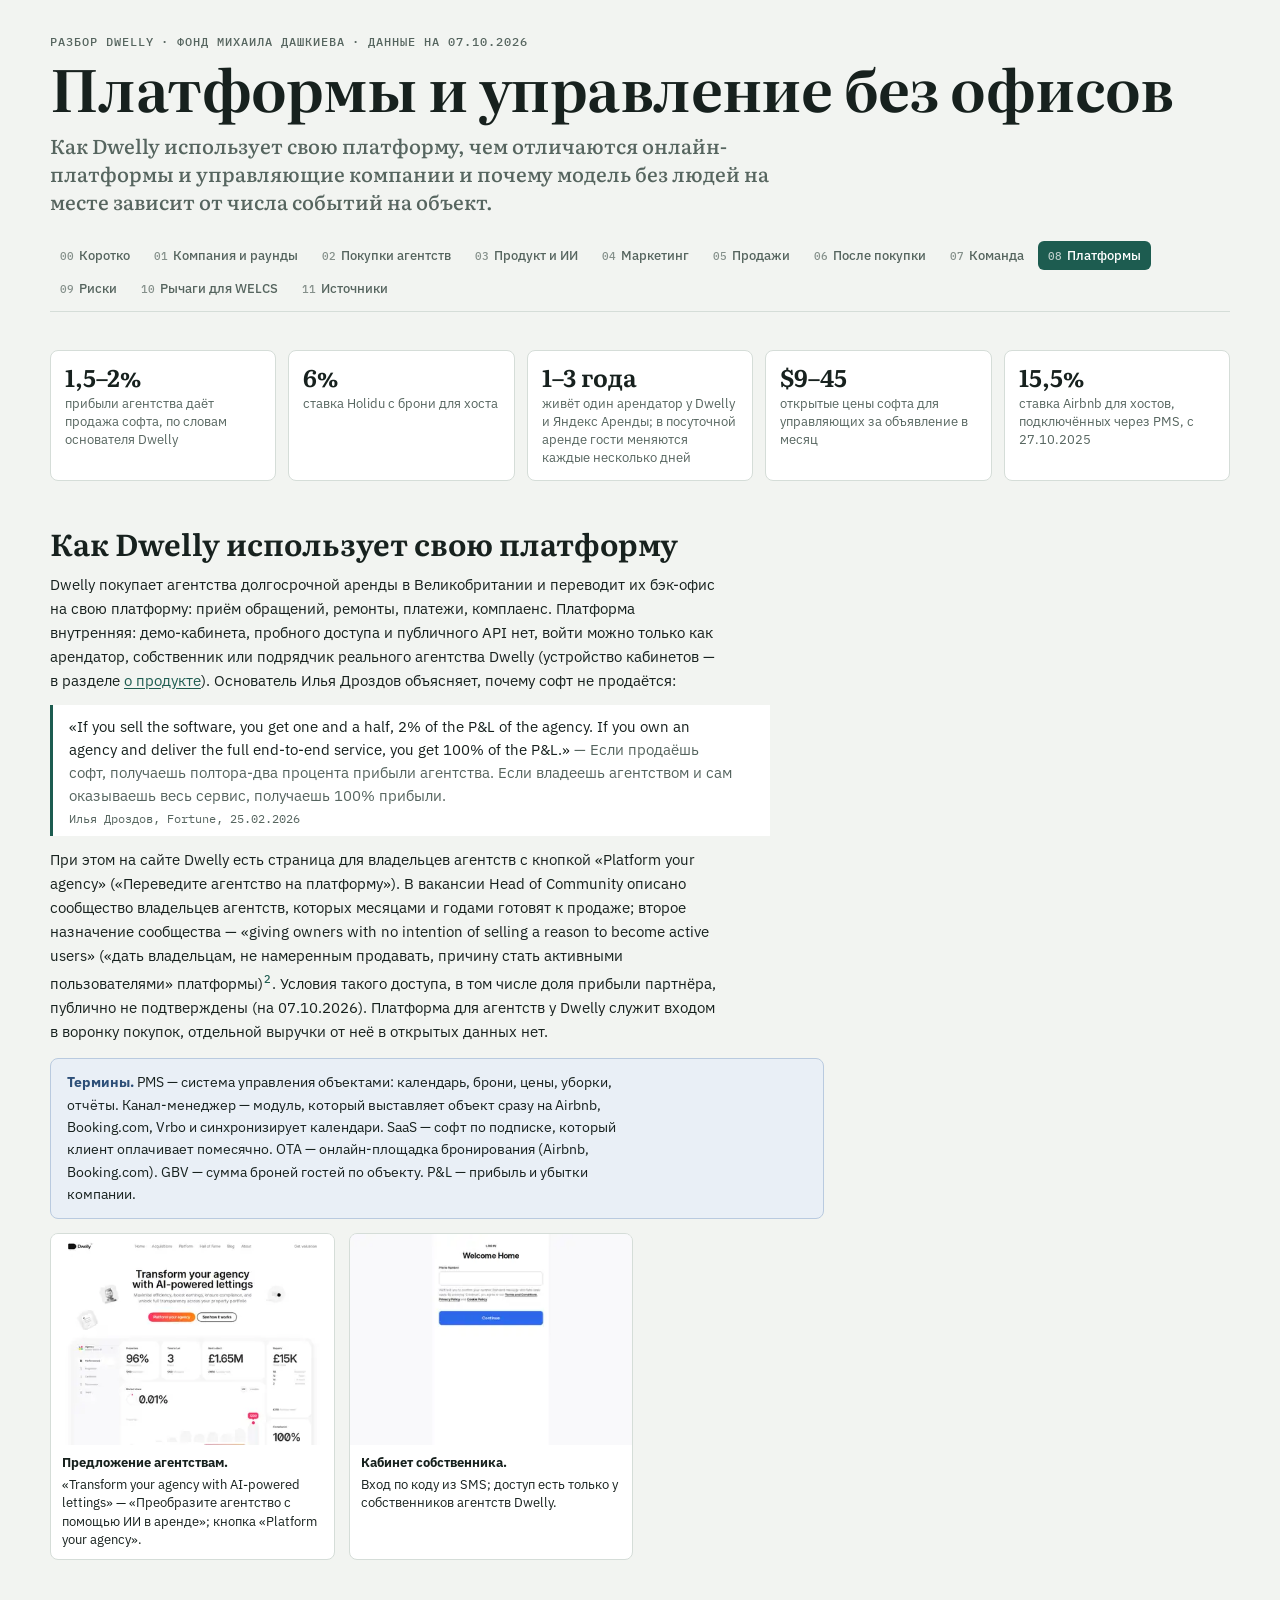
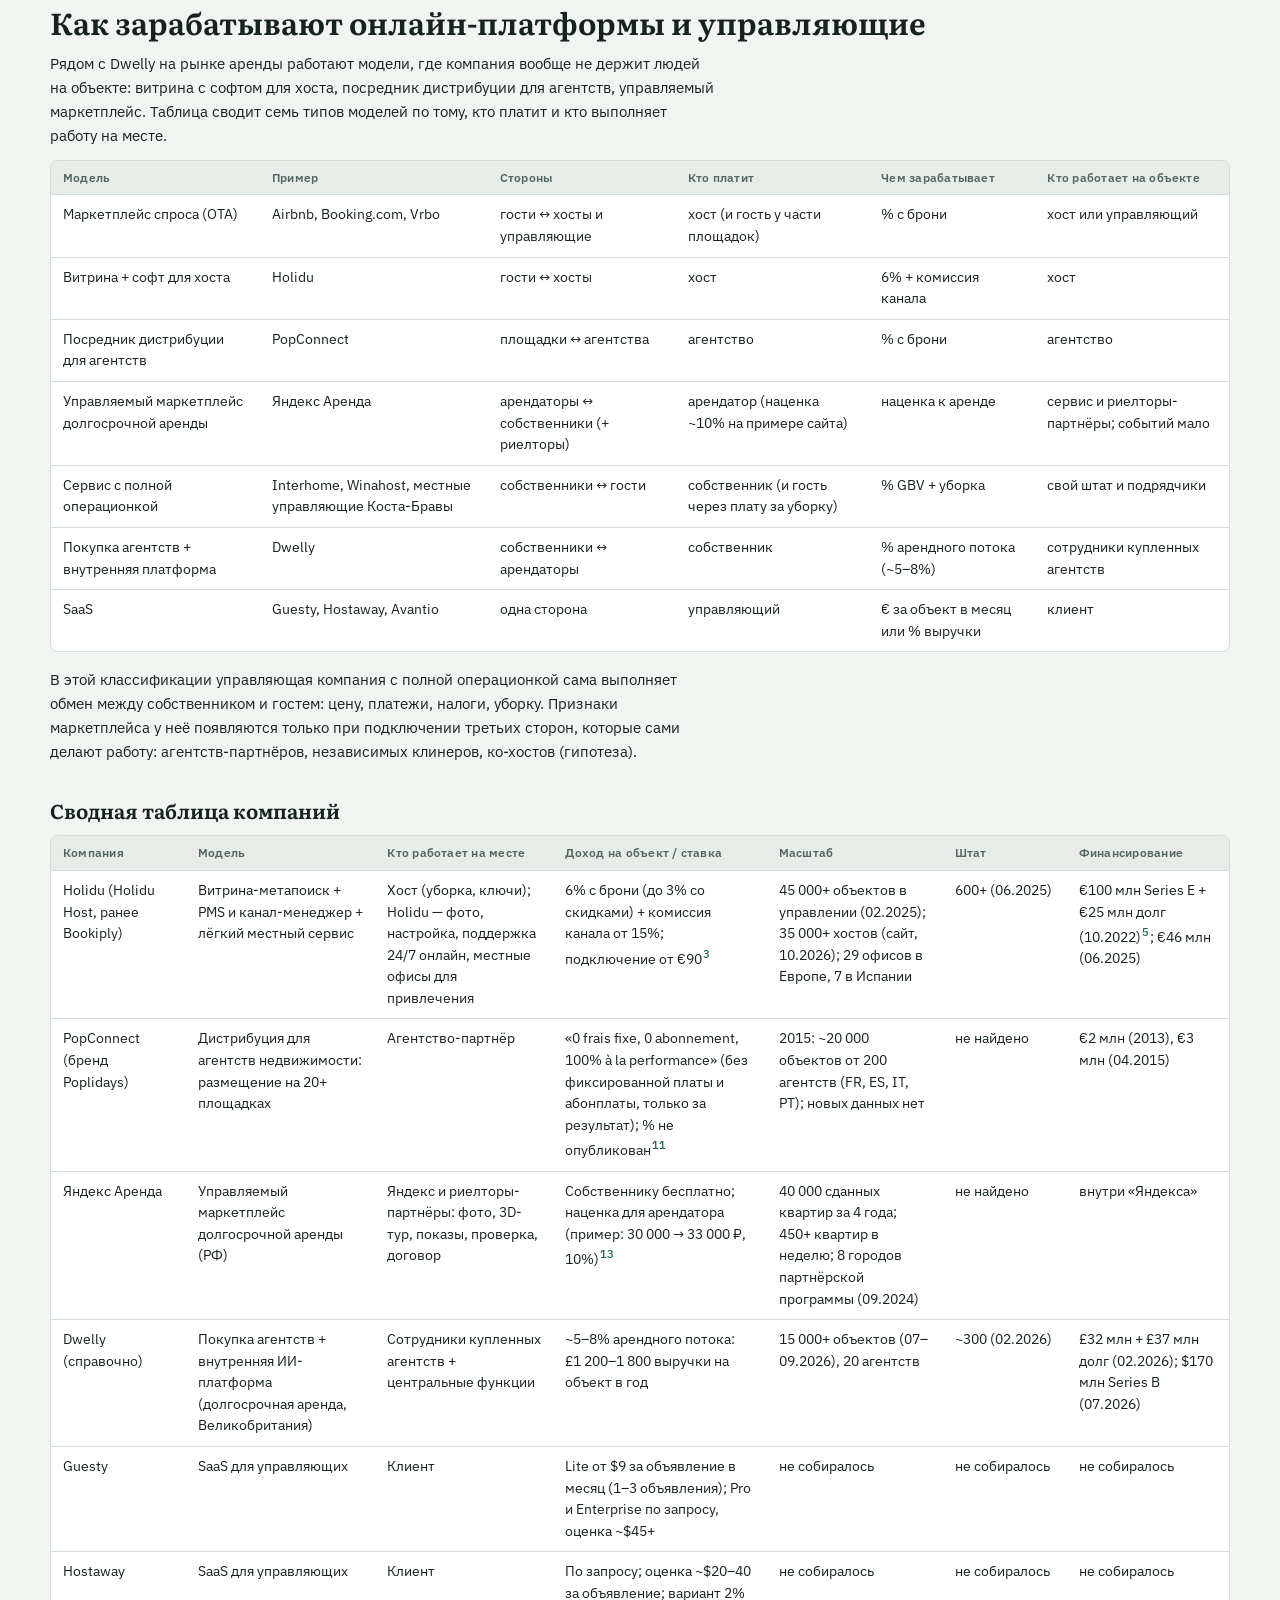
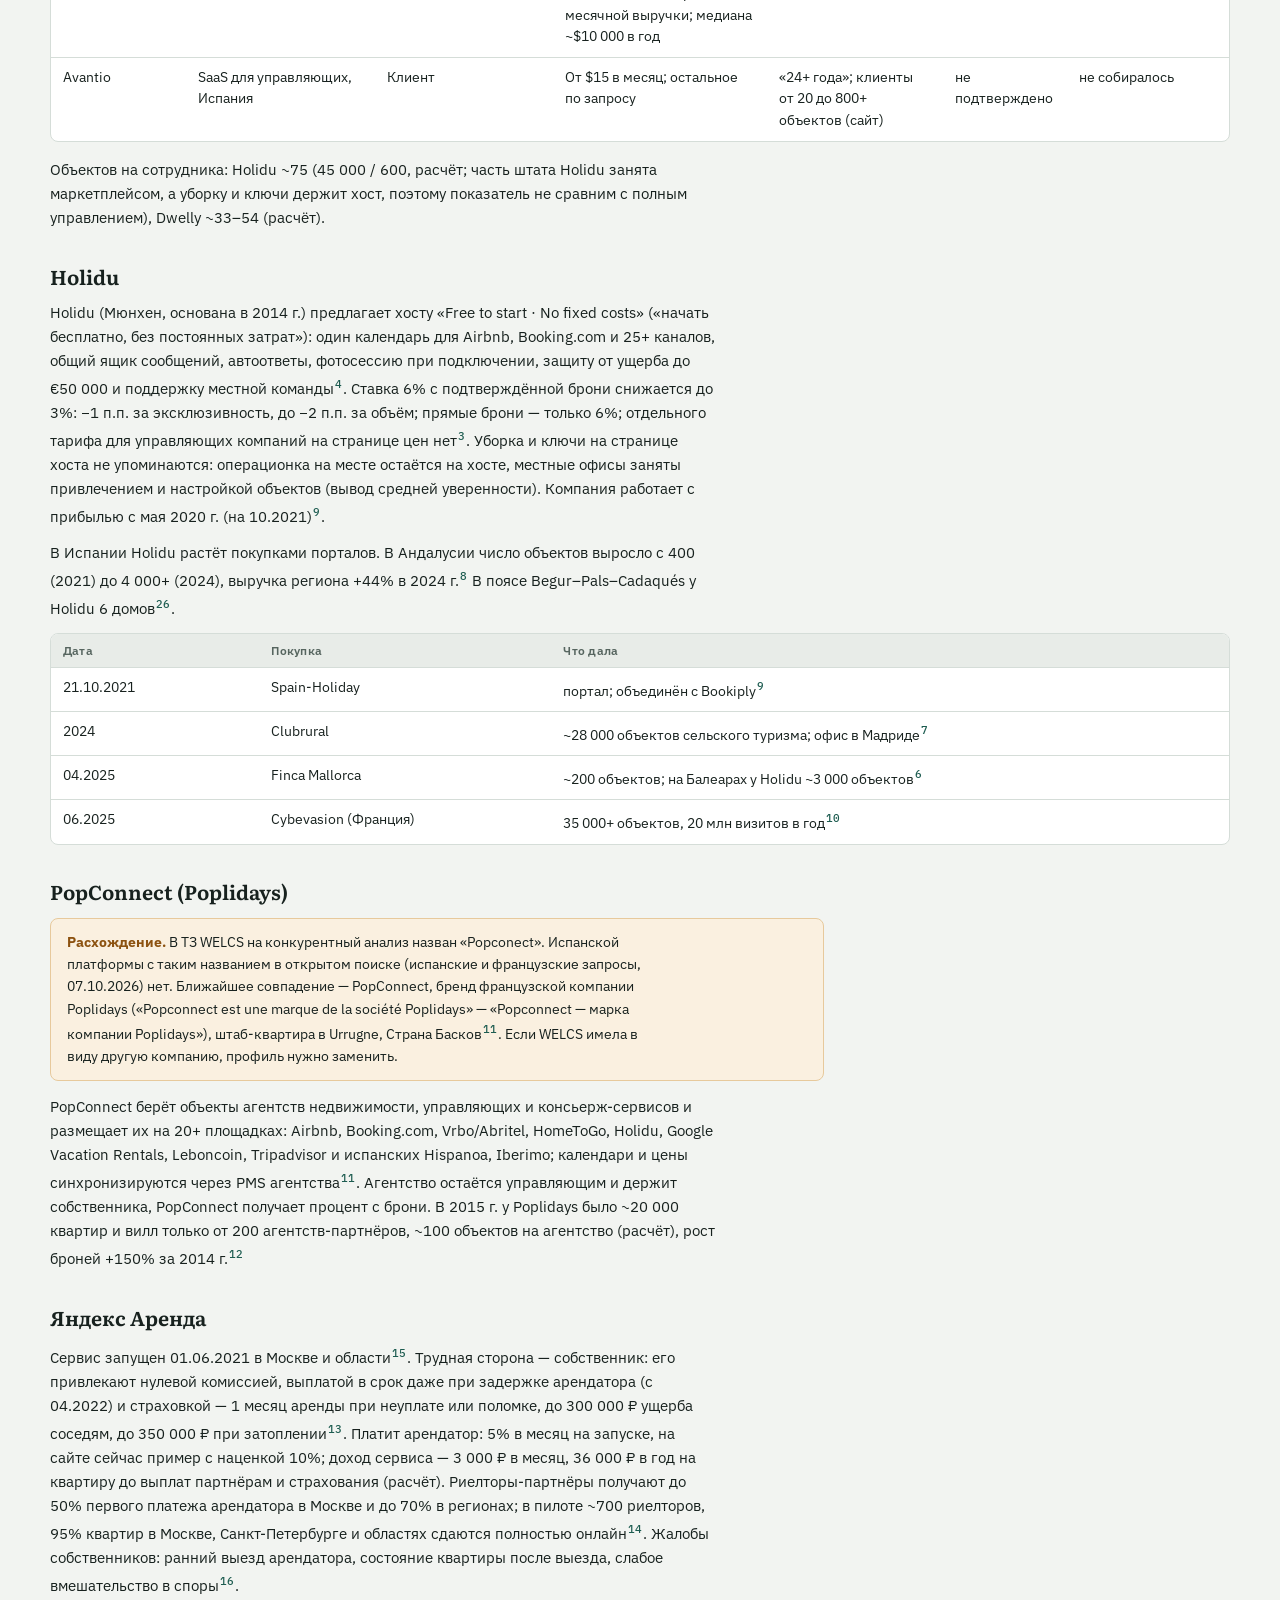
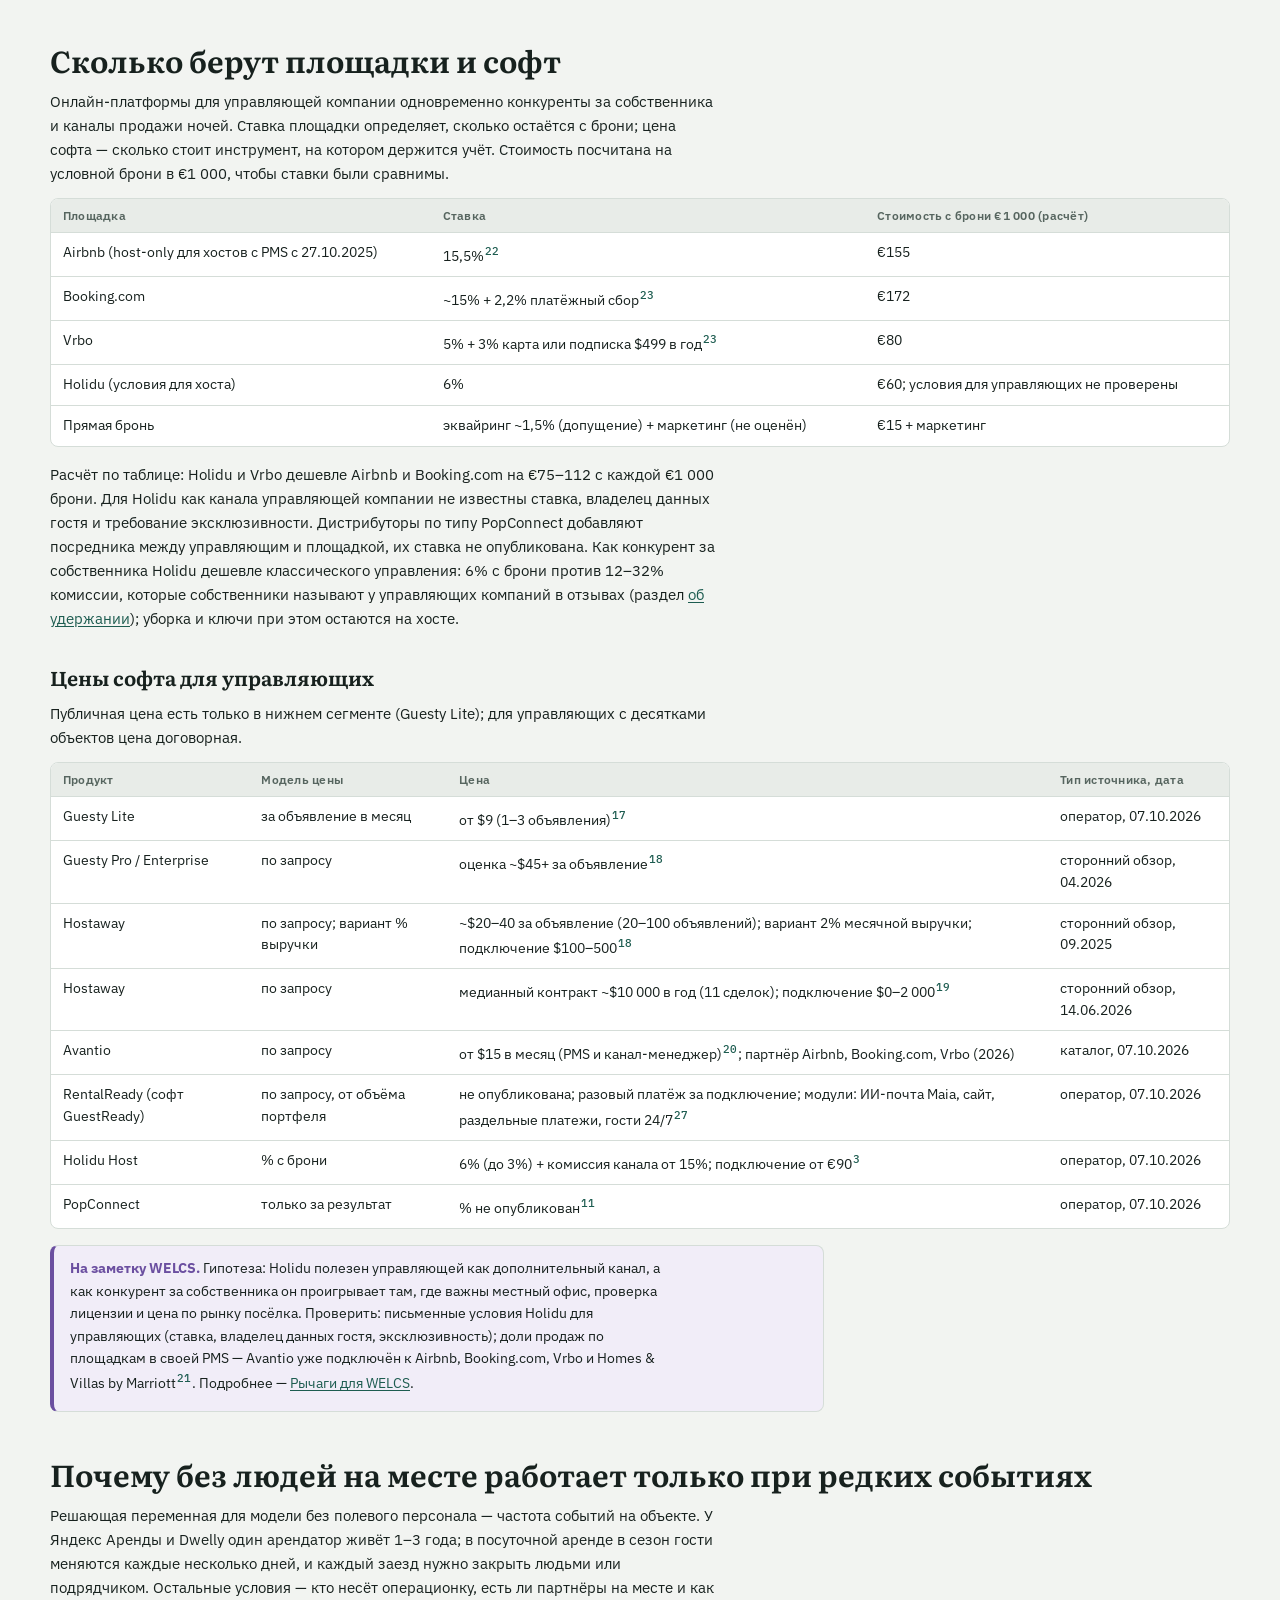
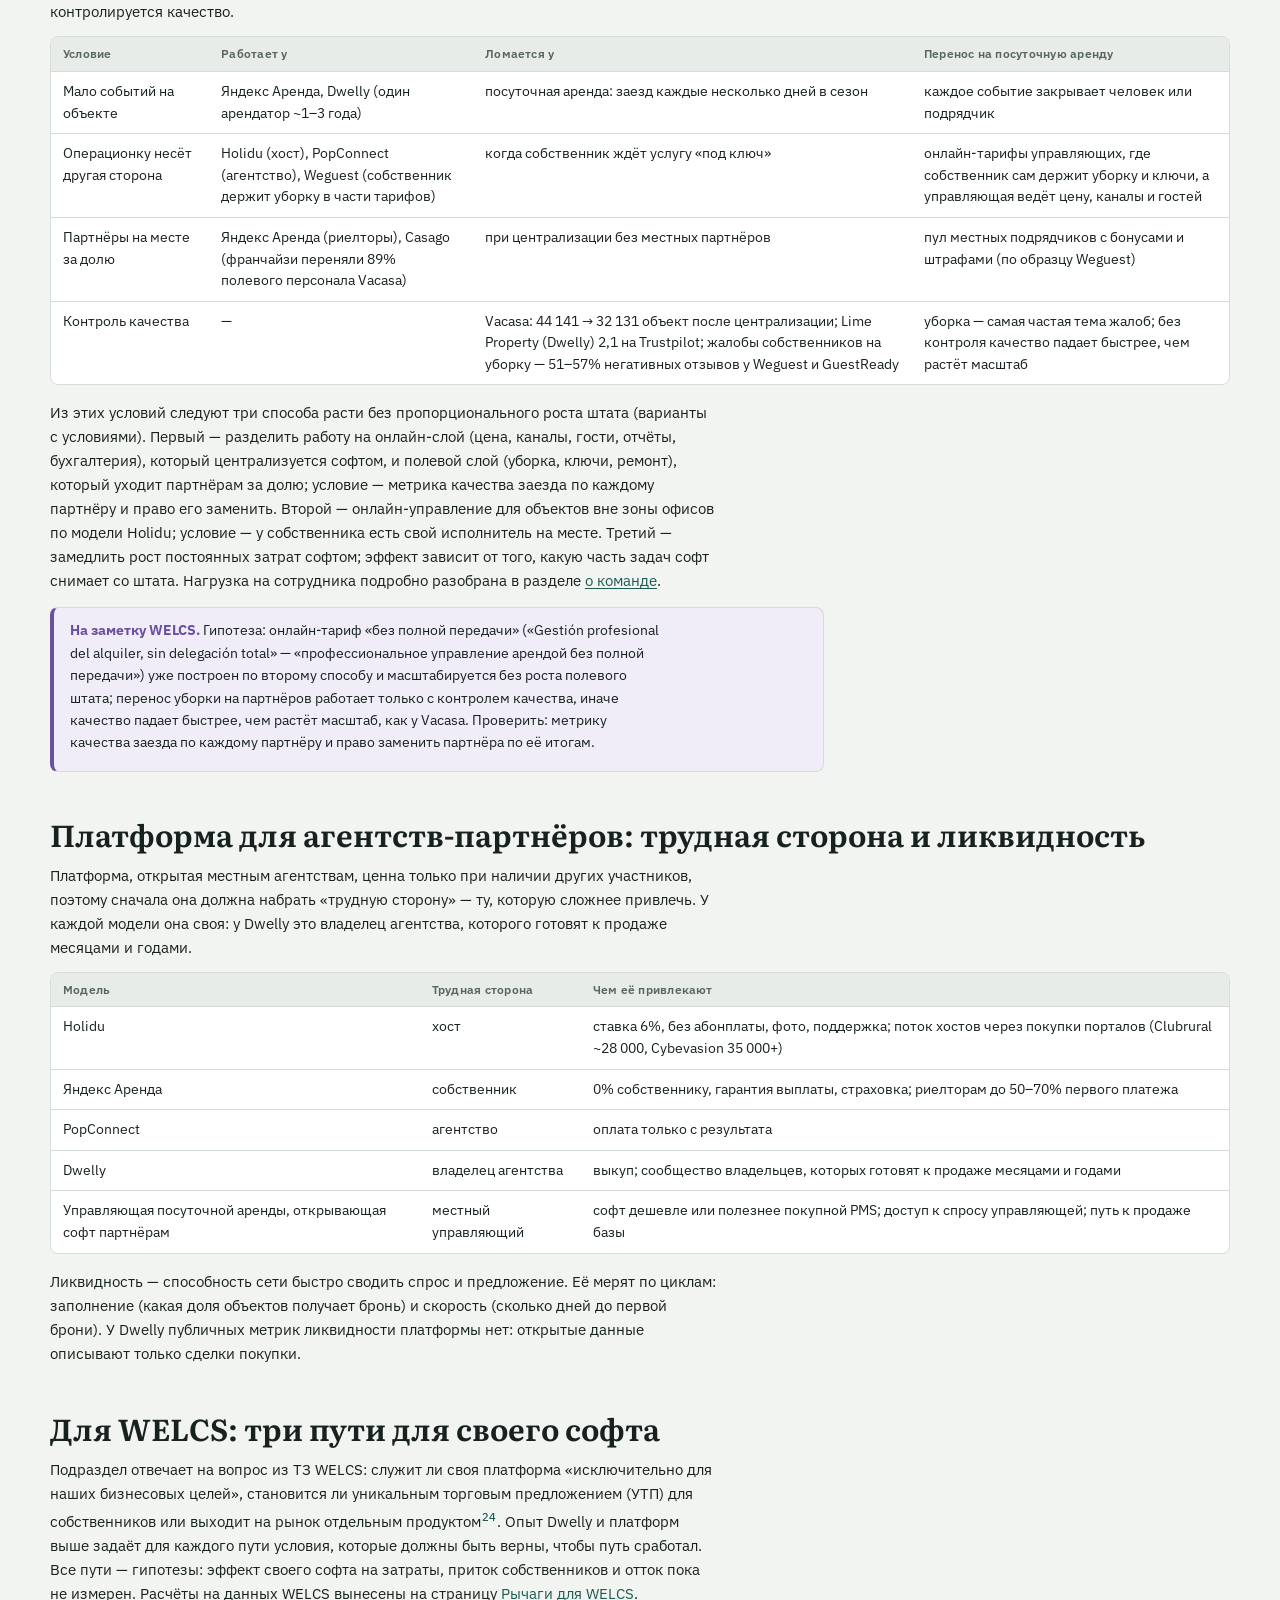
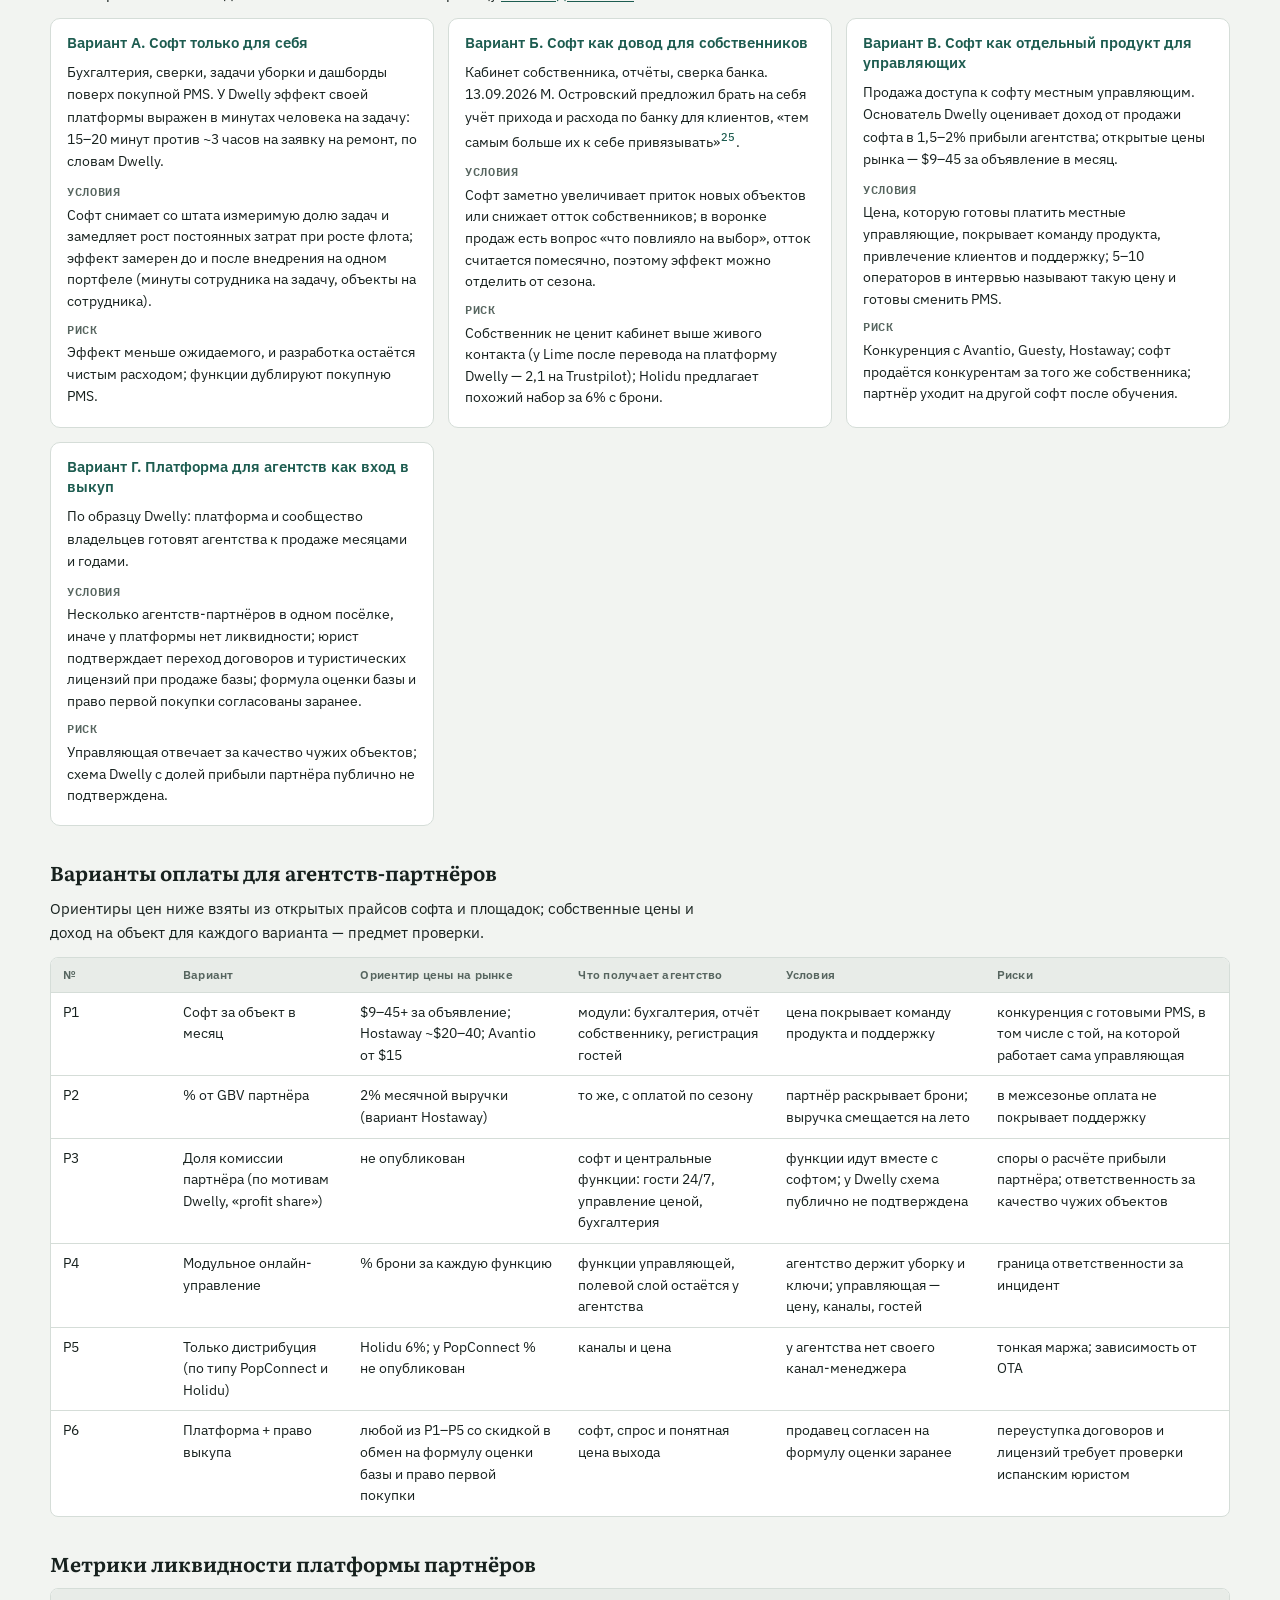
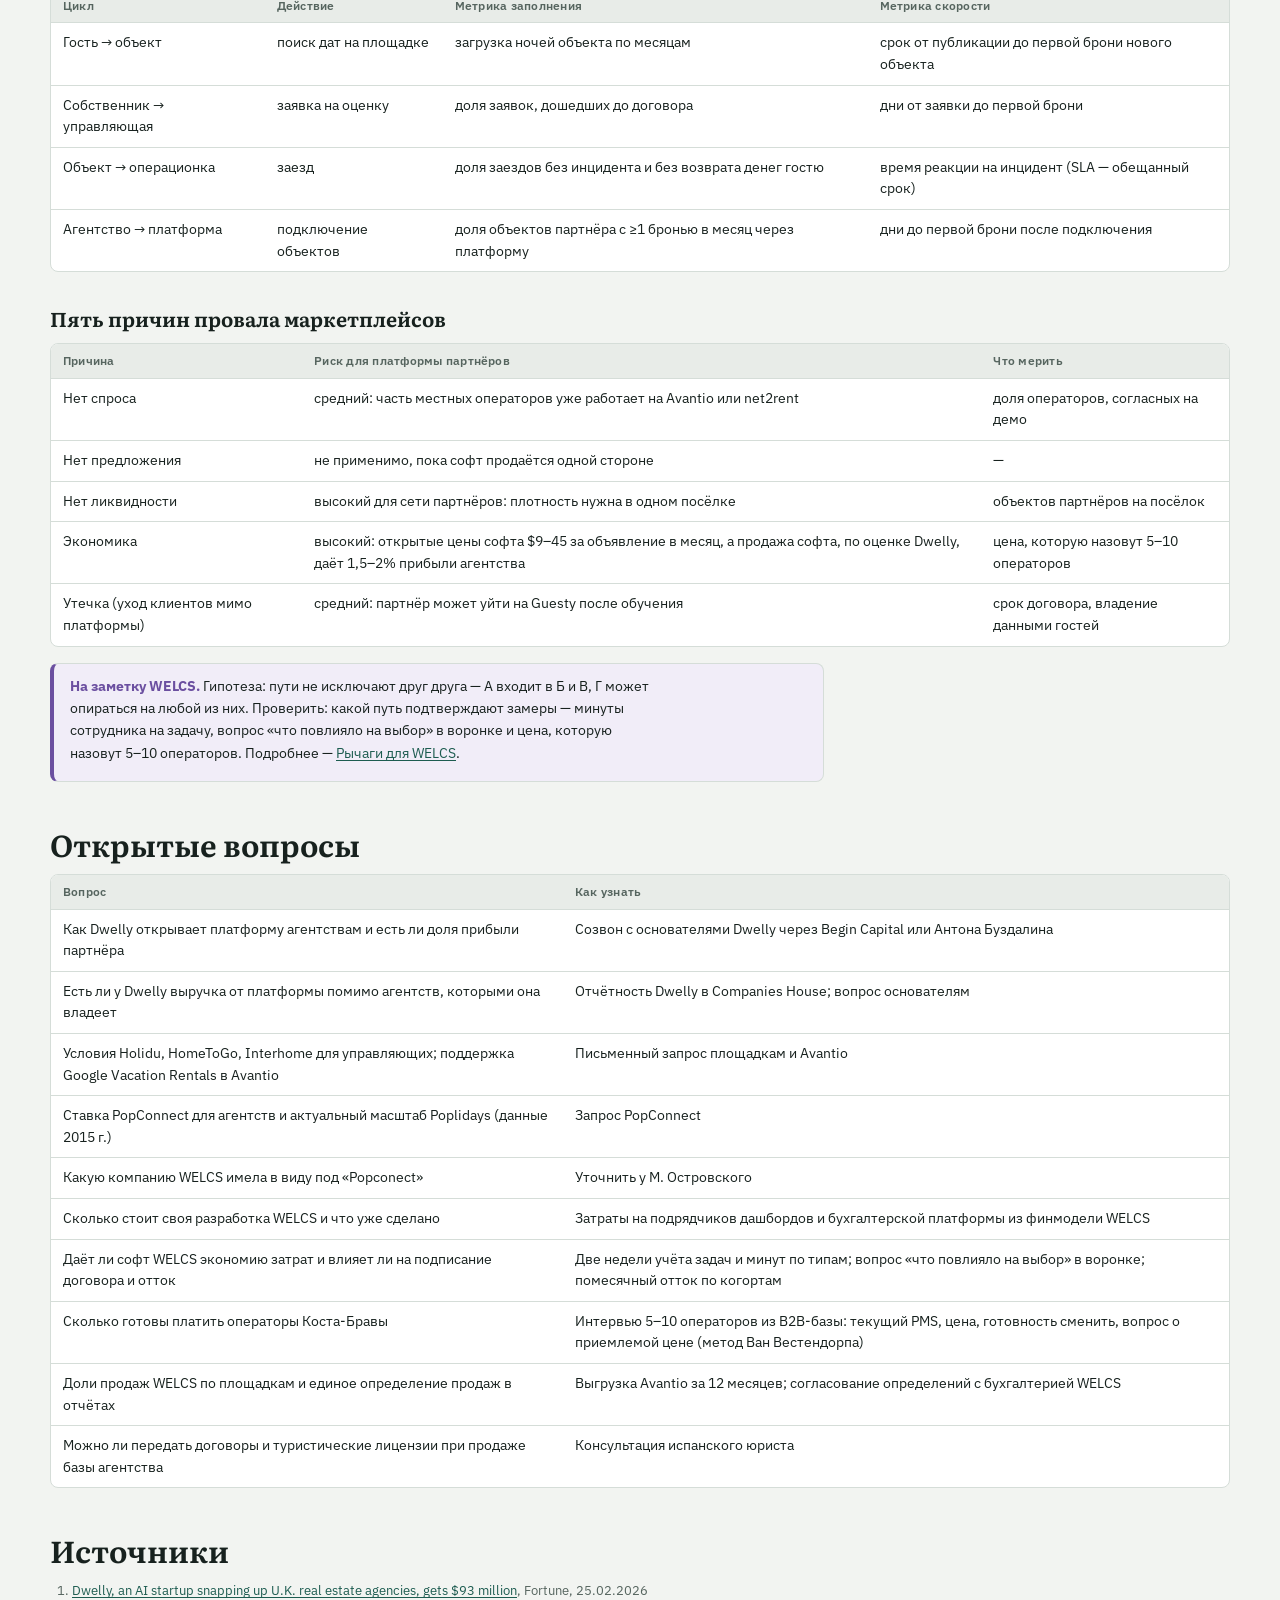
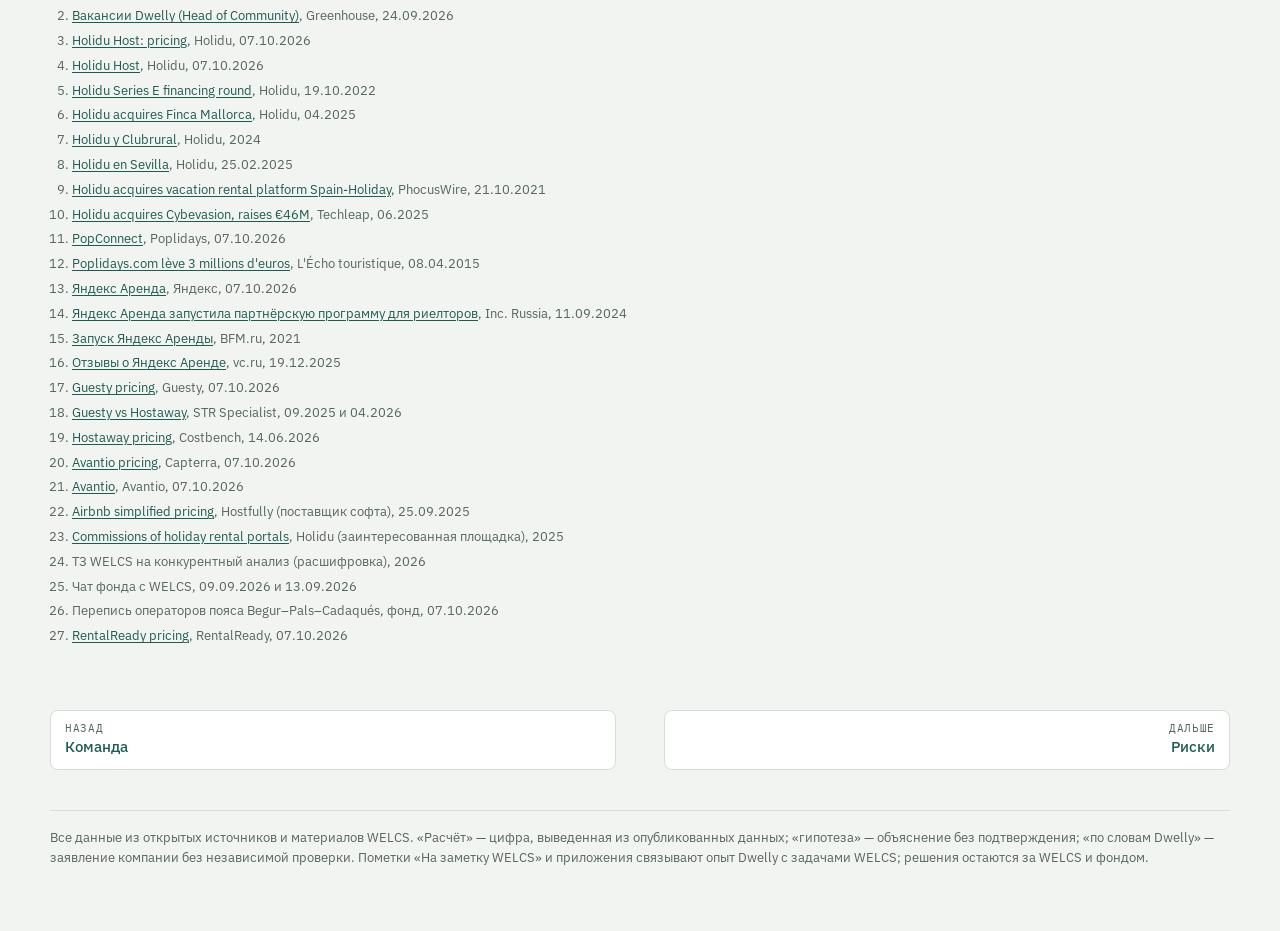
<file: platformy.html>
<!doctype html>
<html lang="ru">
<head>
<meta charset="utf-8">
<meta name="viewport" content="width=device-width, initial-scale=1, viewport-fit=cover">
<title>Платформы и управление без офисов · Dwelly</title>
<meta name="description" content="Как Dwelly использует свою платформу, чем отличаются онлайн-платформы и управляющие компании и почему модель без людей на месте зависит от числа событий на объект.">
<link rel="preconnect" href="https://fonts.googleapis.com">
<link rel="preconnect" href="https://fonts.gstatic.com" crossorigin>
<link rel="stylesheet" href="https://fonts.googleapis.com/css2?family=IBM+Plex+Mono:wght@400;500&family=IBM+Plex+Sans:ital,wght@0,400;0,500;0,600;1,400&family=Literata:opsz,wght@7..72,500;7..72,650&display=swap">
<link rel="stylesheet" href="assets/style.css">
</head>
<body>
<a class="skip" href="#main">К тексту</a>
<div class="wrap">
<header class="top">
<div class="eyebrow">Разбор Dwelly · Фонд Михаила Дашкиева · данные на 07.10.2026</div>
<h1>Платформы и управление без офисов</h1>
<p class="sub">Как Dwelly использует свою платформу, чем отличаются онлайн-платформы и управляющие компании и почему модель без людей на месте зависит от числа событий на объект.</p>
</header>
<nav class="site" aria-label="Разделы отчёта"><ul><li><a href="index.html"><span>00</span>Коротко</a></li><li><a href="kompaniya.html"><span>01</span>Компания и раунды</a></li><li><a href="pokupki.html"><span>02</span>Покупки агентств</a></li><li><a href="produkt.html"><span>03</span>Продукт и ИИ</a></li><li><a href="marketing.html"><span>04</span>Маркетинг</a></li><li><a href="prodazhi.html"><span>05</span>Продажи</a></li><li><a href="uderzhanie.html"><span>06</span>После покупки</a></li><li><a href="komanda.html"><span>07</span>Команда</a></li><li><a href="platformy.html" aria-current="page"><span>08</span>Платформы</a></li><li><a href="riski.html"><span>09</span>Риски</a></li><li><a href="rychagi.html"><span>10</span>Рычаги для WELCS</a></li><li><a href="istochniki.html"><span>11</span>Источники</a></li></ul></nav>
<main id="main" class="doc">
<div class="stats">
<div class="st"><b>1,5–2%</b><span>прибыли агентства даёт продажа софта, по словам основателя Dwelly</span></div>
<div class="st"><b>6%</b><span>ставка Holidu с брони для хоста</span></div>
<div class="st"><b>1–3 года</b><span>живёт один арендатор у Dwelly и Яндекс Аренды; в посуточной аренде гости меняются каждые несколько дней</span></div>
<div class="st"><b>$9–45</b><span>открытые цены софта для управляющих за объявление в месяц</span></div>
<div class="st"><b>15,5%</b><span>ставка Airbnb для хостов, подключённых через PMS, с 27.10.2025</span></div>
</div>

<h2 id="platformy-dwelly">Как Dwelly использует свою платформу</h2>
<p>Dwelly покупает агентства долгосрочной аренды в Великобритании и переводит их бэк-офис на свою платформу: приём обращений, ремонты, платежи, комплаенс. Платформа внутренняя: демо-кабинета, пробного доступа и публичного API нет, войти можно только как арендатор, собственник или подрядчик реального агентства Dwelly (устройство кабинетов — в разделе <a href="produkt.html">о продукте</a>). Основатель Илья Дроздов объясняет, почему софт не продаётся:</p>
<blockquote><p>«If you sell the software, you get one and a half, 2% of the P&amp;L of the agency. If you own an agency and deliver the full end-to-end service, you get 100% of the P&amp;L.» <span class="tr">— Если продаёшь софт, получаешь полтора-два процента прибыли агентства. Если владеешь агентством и сам оказываешь весь сервис, получаешь 100% прибыли.</span></p><cite>Илья Дроздов, Fortune, 25.02.2026</cite></blockquote>
<p>При этом на сайте Dwelly есть страница для владельцев агентств с кнопкой «Platform your agency» («Переведите агентство на платформу»). В вакансии Head of Community описано сообщество владельцев агентств, которых месяцами и годами готовят к продаже; второе назначение сообщества — «giving owners with no intention of selling a reason to become active users» («дать владельцам, не намеренным продавать, причину стать активными пользователями» платформы)<sup><a href="#platformy-s2">2</a></sup>. Условия такого доступа, в том числе доля прибыли партнёра, публично не подтверждены (на 07.10.2026). Платформа для агентств у Dwelly служит входом в воронку покупок, отдельной выручки от неё в открытых данных нет.</p>
<aside class="note"><p><b>Термины.</b> PMS — система управления объектами: календарь, брони, цены, уборки, отчёты. Канал-менеджер — модуль, который выставляет объект сразу на Airbnb, Booking.com, Vrbo и синхронизирует календари. SaaS — софт по подписке, который клиент оплачивает помесячно. OTA — онлайн-площадка бронирования (Airbnb, Booking.com). GBV — сумма броней гостей по объекту. P&amp;L — прибыль и убытки компании.</p></aside>
<div class="gal">
<figure><a href="img/dw_platform.webp"><img src="img/dw_platform_s.webp" alt="Страница платформы Dwelly для владельцев агентств" loading="lazy" width="400" height="300"></a><figcaption><b>Предложение агентствам.</b> «Transform your agency with AI-powered lettings» — «Преобразите агентство с помощью ИИ в аренде»; кнопка «Platform your agency».</figcaption></figure>
<figure><a href="img/pt_landlord.webp"><img src="img/pt_landlord_s.webp" alt="Вход в кабинет собственника Dwelly по номеру телефона" loading="lazy" width="400" height="300"></a><figcaption><b>Кабинет собственника.</b> Вход по коду из SMS; доступ есть только у собственников агентств Dwelly.</figcaption></figure>
</div>

<h2 id="platformy-modeli">Как зарабатывают онлайн-платформы и управляющие</h2>
<p>Рядом с Dwelly на рынке аренды работают модели, где компания вообще не держит людей на объекте: витрина с софтом для хоста, посредник дистрибуции для агентств, управляемый маркетплейс. Таблица сводит семь типов моделей по тому, кто платит и кто выполняет работу на месте.</p>
<div class="tw"><table class="wide"><thead><tr><th>Модель</th><th>Пример</th><th>Стороны</th><th>Кто платит</th><th>Чем зарабатывает</th><th>Кто работает на объекте</th></tr></thead><tbody>
<tr><td>Маркетплейс спроса (OTA)</td><td>Airbnb, Booking.com, Vrbo</td><td>гости ↔ хосты и управляющие</td><td>хост (и гость у части площадок)</td><td>% с брони</td><td>хост или управляющий</td></tr>
<tr><td>Витрина + софт для хоста</td><td>Holidu</td><td>гости ↔ хосты</td><td>хост</td><td>6% + комиссия канала</td><td>хост</td></tr>
<tr><td>Посредник дистрибуции для агентств</td><td>PopConnect</td><td>площадки ↔ агентства</td><td>агентство</td><td>% с брони</td><td>агентство</td></tr>
<tr><td>Управляемый маркетплейс долгосрочной аренды</td><td>Яндекс Аренда</td><td>арендаторы ↔ собственники (+ риелторы)</td><td>арендатор (наценка ~10% на примере сайта)</td><td>наценка к аренде</td><td>сервис и риелторы-партнёры; событий мало</td></tr>
<tr><td>Сервис с полной операционкой</td><td>Interhome, Winahost, местные управляющие Коста-Бравы</td><td>собственники ↔ гости</td><td>собственник (и гость через плату за уборку)</td><td>% GBV + уборка</td><td>свой штат и подрядчики</td></tr>
<tr><td>Покупка агентств + внутренняя платформа</td><td>Dwelly</td><td>собственники ↔ арендаторы</td><td>собственник</td><td>% арендного потока (~5–8%)</td><td>сотрудники купленных агентств</td></tr>
<tr><td>SaaS</td><td>Guesty, Hostaway, Avantio</td><td>одна сторона</td><td>управляющий</td><td>€ за объект в месяц или % выручки</td><td>клиент</td></tr>
</tbody></table></div>
<p>В этой классификации управляющая компания с полной операционкой сама выполняет обмен между собственником и гостем: цену, платежи, налоги, уборку. Признаки маркетплейса у неё появляются только при подключении третьих сторон, которые сами делают работу: агентств-партнёров, независимых клинеров, ко-хостов (гипотеза).</p>

<h3>Сводная таблица компаний</h3>
<div class="tw"><table class="wide"><thead><tr><th>Компания</th><th>Модель</th><th>Кто работает на месте</th><th>Доход на объект / ставка</th><th>Масштаб</th><th>Штат</th><th>Финансирование</th></tr></thead><tbody>
<tr><td>Holidu (Holidu Host, ранее Bookiply)</td><td>Витрина-метапоиск + PMS и канал-менеджер + лёгкий местный сервис</td><td>Хост (уборка, ключи); Holidu — фото, настройка, поддержка 24/7 онлайн, местные офисы для привлечения</td><td>6% с брони (до 3% со скидками) + комиссия канала от 15%; подключение от €90<sup><a href="#platformy-s3">3</a></sup></td><td>45 000+ объектов в управлении (02.2025); 35 000+ хостов (сайт, 10.2026); 29 офисов в Европе, 7 в Испании</td><td>600+ (06.2025)</td><td>€100 млн Series E + €25 млн долг (10.2022)<sup><a href="#platformy-s5">5</a></sup>; €46 млн (06.2025)</td></tr>
<tr><td>PopConnect (бренд Poplidays)</td><td>Дистрибуция для агентств недвижимости: размещение на 20+ площадках</td><td>Агентство-партнёр</td><td>«0 frais fixe, 0 abonnement, 100% à la performance» (без фиксированной платы и абонплаты, только за результат); % не опубликован<sup><a href="#platformy-s11">11</a></sup></td><td>2015: ~20 000 объектов от 200 агентств (FR, ES, IT, PT); новых данных нет</td><td>не найдено</td><td>€2 млн (2013), €3 млн (04.2015)</td></tr>
<tr><td>Яндекс Аренда</td><td>Управляемый маркетплейс долгосрочной аренды (РФ)</td><td>Яндекс и риелторы-партнёры: фото, 3D-тур, показы, проверка, договор</td><td>Собственнику бесплатно; наценка для арендатора (пример: 30 000 → 33 000 ₽, 10%)<sup><a href="#platformy-s13">13</a></sup></td><td>40 000 сданных квартир за 4 года; 450+ квартир в неделю; 8 городов партнёрской программы (09.2024)</td><td>не найдено</td><td>внутри «Яндекса»</td></tr>
<tr><td>Dwelly (справочно)</td><td>Покупка агентств + внутренняя ИИ-платформа (долгосрочная аренда, Великобритания)</td><td>Сотрудники купленных агентств + центральные функции</td><td>~5–8% арендного потока: £1 200–1 800 выручки на объект в год</td><td>15 000+ объектов (07–09.2026), 20 агентств</td><td>~300 (02.2026)</td><td>£32 млн + £37 млн долг (02.2026); $170 млн Series B (07.2026)</td></tr>
<tr><td>Guesty</td><td>SaaS для управляющих</td><td>Клиент</td><td>Lite от $9 за объявление в месяц (1–3 объявления); Pro и Enterprise по запросу, оценка ~$45+</td><td>не собиралось</td><td>не собиралось</td><td>не собиралось</td></tr>
<tr><td>Hostaway</td><td>SaaS для управляющих</td><td>Клиент</td><td>По запросу; оценка ~$20–40 за объявление; вариант 2% месячной выручки; медиана ~$10 000 в год</td><td>не собиралось</td><td>не собиралось</td><td>не собиралось</td></tr>
<tr><td>Avantio</td><td>SaaS для управляющих, Испания</td><td>Клиент</td><td>От $15 в месяц; остальное по запросу</td><td>«24+ года»; клиенты от 20 до 800+ объектов (сайт)</td><td>не подтверждено</td><td>не собиралось</td></tr>
</tbody></table></div>
<p>Объектов на сотрудника: Holidu ~75 (45 000 / 600, расчёт; часть штата Holidu занята маркетплейсом, а уборку и ключи держит хост, поэтому показатель не сравним с полным управлением), Dwelly ~33–54 (расчёт).</p>

<h3>Holidu</h3>
<p>Holidu (Мюнхен, основана в 2014 г.) предлагает хосту «Free to start · No fixed costs» («начать бесплатно, без постоянных затрат»): один календарь для Airbnb, Booking.com и 25+ каналов, общий ящик сообщений, автоответы, фотосессию при подключении, защиту от ущерба до €50 000 и поддержку местной команды<sup><a href="#platformy-s4">4</a></sup>. Ставка 6% с подтверждённой брони снижается до 3%: −1 п.п. за эксклюзивность, до −2 п.п. за объём; прямые брони — только 6%; отдельного тарифа для управляющих компаний на странице цен нет<sup><a href="#platformy-s3">3</a></sup>. Уборка и ключи на странице хоста не упоминаются: операционка на месте остаётся на хосте, местные офисы заняты привлечением и настройкой объектов (вывод средней уверенности). Компания работает с прибылью с мая 2020 г. (на 10.2021)<sup><a href="#platformy-s9">9</a></sup>.</p>
<p>В Испании Holidu растёт покупками порталов. В Андалусии число объектов выросло с 400 (2021) до 4 000+ (2024), выручка региона +44% в 2024 г.<sup><a href="#platformy-s8">8</a></sup> В поясе Begur–Pals–Cadaqués у Holidu 6 домов<sup><a href="#platformy-s27">26</a></sup>.</p>
<div class="tw"><table><thead><tr><th>Дата</th><th>Покупка</th><th>Что дала</th></tr></thead><tbody>
<tr><td>21.10.2021</td><td>Spain-Holiday</td><td>портал; объединён с Bookiply<sup><a href="#platformy-s9">9</a></sup></td></tr>
<tr><td>2024</td><td>Clubrural</td><td>~28 000 объектов сельского туризма; офис в Мадриде<sup><a href="#platformy-s7">7</a></sup></td></tr>
<tr><td>04.2025</td><td>Finca Mallorca</td><td>~200 объектов; на Балеарах у Holidu ~3 000 объектов<sup><a href="#platformy-s6">6</a></sup></td></tr>
<tr><td>06.2025</td><td>Cybevasion (Франция)</td><td>35 000+ объектов, 20 млн визитов в год<sup><a href="#platformy-s10">10</a></sup></td></tr>
</tbody></table></div>

<h3>PopConnect (Poplidays)</h3>
<aside class="gap"><p><b>Расхождение.</b> В ТЗ WELCS на конкурентный анализ назван «Popconect». Испанской платформы с таким названием в открытом поиске (испанские и французские запросы, 07.10.2026) нет. Ближайшее совпадение — PopConnect, бренд французской компании Poplidays («Popconnect est une marque de la société Poplidays» — «Popconnect — марка компании Poplidays»), штаб-квартира в Urrugne, Страна Басков<sup><a href="#platformy-s11">11</a></sup>. Если WELCS имела в виду другую компанию, профиль нужно заменить.</p></aside>
<p>PopConnect берёт объекты агентств недвижимости, управляющих и консьерж-сервисов и размещает их на 20+ площадках: Airbnb, Booking.com, Vrbo/Abritel, HomeToGo, Holidu, Google Vacation Rentals, Leboncoin, Tripadvisor и испанских Hispanoa, Iberimo; календари и цены синхронизируются через PMS агентства<sup><a href="#platformy-s11">11</a></sup>. Агентство остаётся управляющим и держит собственника, PopConnect получает процент с брони. В 2015 г. у Poplidays было ~20 000 квартир и вилл только от 200 агентств-партнёров, ~100 объектов на агентство (расчёт), рост броней +150% за 2014 г.<sup><a href="#platformy-s12">12</a></sup></p>

<h3>Яндекс Аренда</h3>
<p>Сервис запущен 01.06.2021 в Москве и области<sup><a href="#platformy-s15">15</a></sup>. Трудная сторона — собственник: его привлекают нулевой комиссией, выплатой в срок даже при задержке арендатора (с 04.2022) и страховкой — 1 месяц аренды при неуплате или поломке, до 300 000 ₽ ущерба соседям, до 350 000 ₽ при затоплении<sup><a href="#platformy-s13">13</a></sup>. Платит арендатор: 5% в месяц на запуске, на сайте сейчас пример с наценкой 10%; доход сервиса — 3 000 ₽ в месяц, 36 000 ₽ в год на квартиру до выплат партнёрам и страхования (расчёт). Риелторы-партнёры получают до 50% первого платежа арендатора в Москве и до 70% в регионах; в пилоте ~700 риелторов, 95% квартир в Москве, Санкт-Петербурге и областях сдаются полностью онлайн<sup><a href="#platformy-s14">14</a></sup>. Жалобы собственников: ранний выезд арендатора, состояние квартиры после выезда, слабое вмешательство в споры<sup><a href="#platformy-s16">16</a></sup>.</p>

<h2 id="platformy-stavki">Сколько берут площадки и софт</h2>
<p>Онлайн-платформы для управляющей компании одновременно конкуренты за собственника и каналы продажи ночей. Ставка площадки определяет, сколько остаётся с брони; цена софта — сколько стоит инструмент, на котором держится учёт. Стоимость посчитана на условной брони в €1 000, чтобы ставки были сравнимы.</p>
<div class="tw"><table><thead><tr><th>Площадка</th><th>Ставка</th><th>Стоимость с брони €1 000 (расчёт)</th></tr></thead><tbody>
<tr><td>Airbnb (host-only для хостов с PMS с 27.10.2025)</td><td>15,5%<sup><a href="#platformy-s22">22</a></sup></td><td>€155</td></tr>
<tr><td>Booking.com</td><td>~15% + 2,2% платёжный сбор<sup><a href="#platformy-s23">23</a></sup></td><td>€172</td></tr>
<tr><td>Vrbo</td><td>5% + 3% карта или подписка $499 в год<sup><a href="#platformy-s23">23</a></sup></td><td>€80</td></tr>
<tr><td>Holidu (условия для хоста)</td><td>6%</td><td>€60; условия для управляющих не проверены</td></tr>
<tr><td>Прямая бронь</td><td>эквайринг ~1,5% (допущение) + маркетинг (не оценён)</td><td>€15 + маркетинг</td></tr>
</tbody></table></div>
<p>Расчёт по таблице: Holidu и Vrbo дешевле Airbnb и Booking.com на €75–112 с каждой €1 000 брони. Для Holidu как канала управляющей компании не известны ставка, владелец данных гостя и требование эксклюзивности. Дистрибуторы по типу PopConnect добавляют посредника между управляющим и площадкой, их ставка не опубликована. Как конкурент за собственника Holidu дешевле классического управления: 6% с брони против 12–32% комиссии, которые собственники называют у управляющих компаний в отзывах (раздел <a href="uderzhanie.html#uderzhanie-sobstvennik">об удержании</a>); уборка и ключи при этом остаются на хосте.</p>

<h3>Цены софта для управляющих</h3>
<p>Публичная цена есть только в нижнем сегменте (Guesty Lite); для управляющих с десятками объектов цена договорная.</p>
<div class="tw"><table class="wide"><thead><tr><th>Продукт</th><th>Модель цены</th><th>Цена</th><th>Тип источника, дата</th></tr></thead><tbody>
<tr><td>Guesty Lite</td><td>за объявление в месяц</td><td>от $9 (1–3 объявления)<sup><a href="#platformy-s17">17</a></sup></td><td>оператор, 07.10.2026</td></tr>
<tr><td>Guesty Pro / Enterprise</td><td>по запросу</td><td>оценка ~$45+ за объявление<sup><a href="#platformy-s18">18</a></sup></td><td>сторонний обзор, 04.2026</td></tr>
<tr><td>Hostaway</td><td>по запросу; вариант % выручки</td><td>~$20–40 за объявление (20–100 объявлений); вариант 2% месячной выручки; подключение $100–500<sup><a href="#platformy-s18">18</a></sup></td><td>сторонний обзор, 09.2025</td></tr>
<tr><td>Hostaway</td><td>по запросу</td><td>медианный контракт ~$10 000 в год (11 сделок); подключение $0–2 000<sup><a href="#platformy-s19">19</a></sup></td><td>сторонний обзор, 14.06.2026</td></tr>
<tr><td>Avantio</td><td>по запросу</td><td>от $15 в месяц (PMS и канал-менеджер)<sup><a href="#platformy-s20">20</a></sup>; партнёр Airbnb, Booking.com, Vrbo (2026)</td><td>каталог, 07.10.2026</td></tr>
<tr><td>RentalReady (софт GuestReady)</td><td>по запросу, от объёма портфеля</td><td>не опубликована; разовый платёж за подключение; модули: ИИ-почта Maia, сайт, раздельные платежи, гости 24/7<sup><a href="#platformy-s28">27</a></sup></td><td>оператор, 07.10.2026</td></tr>
<tr><td>Holidu Host</td><td>% с брони</td><td>6% (до 3%) + комиссия канала от 15%; подключение от €90<sup><a href="#platformy-s3">3</a></sup></td><td>оператор, 07.10.2026</td></tr>
<tr><td>PopConnect</td><td>только за результат</td><td>% не опубликован<sup><a href="#platformy-s11">11</a></sup></td><td>оператор, 07.10.2026</td></tr>
</tbody></table></div>

<aside class="welcs"><p><b>На заметку WELCS.</b> Гипотеза: Holidu полезен управляющей как дополнительный канал, а как конкурент за собственника он проигрывает там, где важны местный офис, проверка лицензии и цена по рынку посёлка. Проверить: письменные условия Holidu для управляющих (ставка, владелец данных гостя, эксклюзивность); доли продаж по площадкам в своей PMS — Avantio уже подключён к Airbnb, Booking.com, Vrbo и Homes &amp; Villas by Marriott<sup><a href="#platformy-s21">21</a></sup>. Подробнее — <a href="rychagi.html">Рычаги для WELCS</a>.</p></aside>

<h2 id="platformy-bez-ludey">Почему без людей на месте работает только при редких событиях</h2>
<p>Решающая переменная для модели без полевого персонала — частота событий на объекте. У Яндекс Аренды и Dwelly один арендатор живёт 1–3 года; в посуточной аренде в сезон гости меняются каждые несколько дней, и каждый заезд нужно закрыть людьми или подрядчиком. Остальные условия — кто несёт операционку, есть ли партнёры на месте и как контролируется качество.</p>
<div class="tw"><table class="wide"><thead><tr><th>Условие</th><th>Работает у</th><th>Ломается у</th><th>Перенос на посуточную аренду</th></tr></thead><tbody>
<tr><td>Мало событий на объекте</td><td>Яндекс Аренда, Dwelly (один арендатор ~1–3 года)</td><td>посуточная аренда: заезд каждые несколько дней в сезон</td><td>каждое событие закрывает человек или подрядчик</td></tr>
<tr><td>Операционку несёт другая сторона</td><td>Holidu (хост), PopConnect (агентство), Weguest (собственник держит уборку в части тарифов)</td><td>когда собственник ждёт услугу «под ключ»</td><td>онлайн-тарифы управляющих, где собственник сам держит уборку и ключи, а управляющая ведёт цену, каналы и гостей</td></tr>
<tr><td>Партнёры на месте за долю</td><td>Яндекс Аренда (риелторы), Casago (франчайзи переняли 89% полевого персонала Vacasa)</td><td>при централизации без местных партнёров</td><td>пул местных подрядчиков с бонусами и штрафами (по образцу Weguest)</td></tr>
<tr><td>Контроль качества</td><td>—</td><td>Vacasa: 44 141 → 32 131 объект после централизации; Lime Property (Dwelly) 2,1 на Trustpilot; жалобы собственников на уборку — 51–57% негативных отзывов у Weguest и GuestReady</td><td>уборка — самая частая тема жалоб; без контроля качество падает быстрее, чем растёт масштаб</td></tr>
</tbody></table></div>
<p>Из этих условий следуют три способа расти без пропорционального роста штата (варианты с условиями). Первый — разделить работу на онлайн-слой (цена, каналы, гости, отчёты, бухгалтерия), который централизуется софтом, и полевой слой (уборка, ключи, ремонт), который уходит партнёрам за долю; условие — метрика качества заезда по каждому партнёру и право его заменить. Второй — онлайн-управление для объектов вне зоны офисов по модели Holidu; условие — у собственника есть свой исполнитель на месте. Третий — замедлить рост постоянных затрат софтом; эффект зависит от того, какую часть задач софт снимает со штата. Нагрузка на сотрудника подробно разобрана в разделе <a href="komanda.html">о команде</a>.</p>

<aside class="welcs"><p><b>На заметку WELCS.</b> Гипотеза: онлайн-тариф «без полной передачи» («Gestión profesional del alquiler, sin delegación total» — «профессиональное управление арендой без полной передачи») уже построен по второму способу и масштабируется без роста полевого штата; перенос уборки на партнёров работает только с контролем качества, иначе качество падает быстрее, чем растёт масштаб, как у Vacasa. Проверить: метрику качества заезда по каждому партнёру и право заменить партнёра по её итогам.</p></aside>

<h2 id="platformy-partnery">Платформа для агентств-партнёров: трудная сторона и ликвидность</h2>
<p>Платформа, открытая местным агентствам, ценна только при наличии других участников, поэтому сначала она должна набрать «трудную сторону» — ту, которую сложнее привлечь. У каждой модели она своя: у Dwelly это владелец агентства, которого готовят к продаже месяцами и годами.</p>
<div class="tw"><table><thead><tr><th>Модель</th><th>Трудная сторона</th><th>Чем её привлекают</th></tr></thead><tbody>
<tr><td>Holidu</td><td>хост</td><td>ставка 6%, без абонплаты, фото, поддержка; поток хостов через покупки порталов (Clubrural ~28 000, Cybevasion 35 000+)</td></tr>
<tr><td>Яндекс Аренда</td><td>собственник</td><td>0% собственнику, гарантия выплаты, страховка; риелторам до 50–70% первого платежа</td></tr>
<tr><td>PopConnect</td><td>агентство</td><td>оплата только с результата</td></tr>
<tr><td>Dwelly</td><td>владелец агентства</td><td>выкуп; сообщество владельцев, которых готовят к продаже месяцами и годами</td></tr>
<tr><td>Управляющая посуточной аренды, открывающая софт партнёрам</td><td>местный управляющий</td><td>софт дешевле или полезнее покупной PMS; доступ к спросу управляющей; путь к продаже базы</td></tr>
</tbody></table></div>
<p>Ликвидность — способность сети быстро сводить спрос и предложение. Её мерят по циклам: заполнение (какая доля объектов получает бронь) и скорость (сколько дней до первой брони). У Dwelly публичных метрик ликвидности платформы нет: открытые данные описывают только сделки покупки.</p>

<h2 id="platformy-welcs">Для WELCS: три пути для своего софта</h2>
<p>Подраздел отвечает на вопрос из ТЗ WELCS: служит ли своя платформа «исключительно для наших бизнесовых целей», становится ли уникальным торговым предложением (УТП) для собственников или выходит на рынок отдельным продуктом<sup><a href="#platformy-s25">24</a></sup>. Опыт Dwelly и платформ выше задаёт для каждого пути условия, которые должны быть верны, чтобы путь сработал. Все пути — гипотезы: эффект своего софта на затраты, приток собственников и отток пока не измерен. Расчёты на данных WELCS вынесены на страницу <a href="rychagi.html">Рычаги для WELCS</a>.</p>
<div class="opts">
<div class="opt"><h4>Вариант А. Софт только для себя</h4><p>Бухгалтерия, сверки, задачи уборки и дашборды поверх покупной PMS. У Dwelly эффект своей платформы выражен в минутах человека на задачу: 15–20 минут против ~3 часов на заявку на ремонт, по словам Dwelly.</p><dl><dt>Условия</dt><dd>Софт снимает со штата измеримую долю задач и замедляет рост постоянных затрат при росте флота; эффект замерен до и после внедрения на одном портфеле (минуты сотрудника на задачу, объекты на сотрудника).</dd><dt>Риск</dt><dd>Эффект меньше ожидаемого, и разработка остаётся чистым расходом; функции дублируют покупную PMS.</dd></dl></div>
<div class="opt"><h4>Вариант Б. Софт как довод для собственников</h4><p>Кабинет собственника, отчёты, сверка банка. 13.09.2026 М. Островский предложил брать на себя учёт прихода и расхода по банку для клиентов, «тем самым больше их к себе привязывать»<sup><a href="#platformy-s26">25</a></sup>.</p><dl><dt>Условия</dt><dd>Софт заметно увеличивает приток новых объектов или снижает отток собственников; в воронке продаж есть вопрос «что повлияло на выбор», отток считается помесячно, поэтому эффект можно отделить от сезона.</dd><dt>Риск</dt><dd>Собственник не ценит кабинет выше живого контакта (у Lime после перевода на платформу Dwelly — 2,1 на Trustpilot); Holidu предлагает похожий набор за 6% с брони.</dd></dl></div>
<div class="opt"><h4>Вариант В. Софт как отдельный продукт для управляющих</h4><p>Продажа доступа к софту местным управляющим. Основатель Dwelly оценивает доход от продажи софта в 1,5–2% прибыли агентства; открытые цены рынка — $9–45 за объявление в месяц.</p><dl><dt>Условия</dt><dd>Цена, которую готовы платить местные управляющие, покрывает команду продукта, привлечение клиентов и поддержку; 5–10 операторов в интервью называют такую цену и готовы сменить PMS.</dd><dt>Риск</dt><dd>Конкуренция с Avantio, Guesty, Hostaway; софт продаётся конкурентам за того же собственника; партнёр уходит на другой софт после обучения.</dd></dl></div>
<div class="opt"><h4>Вариант Г. Платформа для агентств как вход в выкуп</h4><p>По образцу Dwelly: платформа и сообщество владельцев готовят агентства к продаже месяцами и годами.</p><dl><dt>Условия</dt><dd>Несколько агентств-партнёров в одном посёлке, иначе у платформы нет ликвидности; юрист подтверждает переход договоров и туристических лицензий при продаже базы; формула оценки базы и право первой покупки согласованы заранее.</dd><dt>Риск</dt><dd>Управляющая отвечает за качество чужих объектов; схема Dwelly с долей прибыли партнёра публично не подтверждена.</dd></dl></div>
</div>

<h3>Варианты оплаты для агентств-партнёров</h3>
<p>Ориентиры цен ниже взяты из открытых прайсов софта и площадок; собственные цены и доход на объект для каждого варианта — предмет проверки.</p>
<div class="tw"><table class="wide"><thead><tr><th>№</th><th>Вариант</th><th>Ориентир цены на рынке</th><th>Что получает агентство</th><th>Условия</th><th>Риски</th></tr></thead><tbody>
<tr><td>P1</td><td>Софт за объект в месяц</td><td>$9–45+ за объявление; Hostaway ~$20–40; Avantio от $15</td><td>модули: бухгалтерия, отчёт собственнику, регистрация гостей</td><td>цена покрывает команду продукта и поддержку</td><td>конкуренция с готовыми PMS, в том числе с той, на которой работает сама управляющая</td></tr>
<tr><td>P2</td><td>% от GBV партнёра</td><td>2% месячной выручки (вариант Hostaway)</td><td>то же, с оплатой по сезону</td><td>партнёр раскрывает брони; выручка смещается на лето</td><td>в межсезонье оплата не покрывает поддержку</td></tr>
<tr><td>P3</td><td>Доля комиссии партнёра (по мотивам Dwelly, «profit share»)</td><td>не опубликован</td><td>софт и центральные функции: гости 24/7, управление ценой, бухгалтерия</td><td>функции идут вместе с софтом; у Dwelly схема публично не подтверждена</td><td>споры о расчёте прибыли партнёра; ответственность за качество чужих объектов</td></tr>
<tr><td>P4</td><td>Модульное онлайн-управление</td><td>% брони за каждую функцию</td><td>функции управляющей, полевой слой остаётся у агентства</td><td>агентство держит уборку и ключи; управляющая — цену, каналы, гостей</td><td>граница ответственности за инцидент</td></tr>
<tr><td>P5</td><td>Только дистрибуция (по типу PopConnect и Holidu)</td><td>Holidu 6%; у PopConnect % не опубликован</td><td>каналы и цена</td><td>у агентства нет своего канал-менеджера</td><td>тонкая маржа; зависимость от OTA</td></tr>
<tr><td>P6</td><td>Платформа + право выкупа</td><td>любой из P1–P5 со скидкой в обмен на формулу оценки базы и право первой покупки</td><td>софт, спрос и понятная цена выхода</td><td>продавец согласен на формулу оценки заранее</td><td>переуступка договоров и лицензий требует проверки испанским юристом</td></tr>
</tbody></table></div>

<h3>Метрики ликвидности платформы партнёров</h3>
<div class="tw"><table class="wide"><thead><tr><th>Цикл</th><th>Действие</th><th>Метрика заполнения</th><th>Метрика скорости</th></tr></thead><tbody>
<tr><td>Гость → объект</td><td>поиск дат на площадке</td><td>загрузка ночей объекта по месяцам</td><td>срок от публикации до первой брони нового объекта</td></tr>
<tr><td>Собственник → управляющая</td><td>заявка на оценку</td><td>доля заявок, дошедших до договора</td><td>дни от заявки до первой брони</td></tr>
<tr><td>Объект → операционка</td><td>заезд</td><td>доля заездов без инцидента и без возврата денег гостю</td><td>время реакции на инцидент (SLA — обещанный срок)</td></tr>
<tr><td>Агентство → платформа</td><td>подключение объектов</td><td>доля объектов партнёра с ≥1 бронью в месяц через платформу</td><td>дни до первой брони после подключения</td></tr>
</tbody></table></div>

<h3>Пять причин провала маркетплейсов</h3>
<div class="tw"><table><thead><tr><th>Причина</th><th>Риск для платформы партнёров</th><th>Что мерить</th></tr></thead><tbody>
<tr><td>Нет спроса</td><td>средний: часть местных операторов уже работает на Avantio или net2rent</td><td>доля операторов, согласных на демо</td></tr>
<tr><td>Нет предложения</td><td>не применимо, пока софт продаётся одной стороне</td><td>—</td></tr>
<tr><td>Нет ликвидности</td><td>высокий для сети партнёров: плотность нужна в одном посёлке</td><td>объектов партнёров на посёлок</td></tr>
<tr><td>Экономика</td><td>высокий: открытые цены софта $9–45 за объявление в месяц, а продажа софта, по оценке Dwelly, даёт 1,5–2% прибыли агентства</td><td>цена, которую назовут 5–10 операторов</td></tr>
<tr><td>Утечка (уход клиентов мимо платформы)</td><td>средний: партнёр может уйти на Guesty после обучения</td><td>срок договора, владение данными гостей</td></tr>
</tbody></table></div>

<aside class="welcs"><p><b>На заметку WELCS.</b> Гипотеза: пути не исключают друг друга — А входит в Б и В, Г может опираться на любой из них. Проверить: какой путь подтверждают замеры — минуты сотрудника на задачу, вопрос «что повлияло на выбор» в воронке и цена, которую назовут 5–10 операторов. Подробнее — <a href="rychagi.html">Рычаги для WELCS</a>.</p></aside>

<h2 id="platformy-voprosy">Открытые вопросы</h2>
<div class="tw"><table class="wide"><thead><tr><th>Вопрос</th><th>Как узнать</th></tr></thead><tbody>
<tr><td>Как Dwelly открывает платформу агентствам и есть ли доля прибыли партнёра</td><td>Созвон с основателями Dwelly через Begin Capital или Антона Буздалина</td></tr>
<tr><td>Есть ли у Dwelly выручка от платформы помимо агентств, которыми она владеет</td><td>Отчётность Dwelly в Companies House; вопрос основателям</td></tr>
<tr><td>Условия Holidu, HomeToGo, Interhome для управляющих; поддержка Google Vacation Rentals в Avantio</td><td>Письменный запрос площадкам и Avantio</td></tr>
<tr><td>Ставка PopConnect для агентств и актуальный масштаб Poplidays (данные 2015 г.)</td><td>Запрос PopConnect</td></tr>
<tr><td>Какую компанию WELCS имела в виду под «Popconect»</td><td>Уточнить у М. Островского</td></tr>
<tr><td>Сколько стоит своя разработка WELCS и что уже сделано</td><td>Затраты на подрядчиков дашбордов и бухгалтерской платформы из финмодели WELCS</td></tr>
<tr><td>Даёт ли софт WELCS экономию затрат и влияет ли на подписание договора и отток</td><td>Две недели учёта задач и минут по типам; вопрос «что повлияло на выбор» в воронке; помесячный отток по когортам</td></tr>
<tr><td>Сколько готовы платить операторы Коста-Бравы</td><td>Интервью 5–10 операторов из B2B-базы: текущий PMS, цена, готовность сменить, вопрос о приемлемой цене (метод Ван Вестендорпа)</td></tr>
<tr><td>Доли продаж WELCS по площадкам и единое определение продаж в отчётах</td><td>Выгрузка Avantio за 12 месяцев; согласование определений с бухгалтерией WELCS</td></tr>
<tr><td>Можно ли передать договоры и туристические лицензии при продаже базы агентства</td><td>Консультация испанского юриста</td></tr>
</tbody></table></div>

<h2 id="platformy-istochniki">Источники</h2>
<ol class="src">
<li id="platformy-s1"><a href="https://fortune.com/2026/02/25/dwelly-ai-roll-up-uk-lettings-agencies-real-estate-brokerages-93-million-new-venture-captial-funding-to-fuel-expansion/">Dwelly, an AI startup snapping up U.K. real estate agencies, gets $93 million</a>, Fortune, 25.02.2026</li>
<li id="platformy-s2"><a href="https://job-boards.greenhouse.io/dwelly">Вакансии Dwelly (Head of Community)</a>, Greenhouse, 24.09.2026</li>
<li id="platformy-s3"><a href="https://www.holidu.com/host/pricing">Holidu Host: pricing</a>, Holidu, 07.10.2026</li>
<li id="platformy-s4"><a href="https://www.holidu.com/host">Holidu Host</a>, Holidu, 07.10.2026</li>
<li id="platformy-s5"><a href="https://www.holidu.com/magazine/holidu-series-e-financing-round">Holidu Series E financing round</a>, Holidu, 19.10.2022</li>
<li id="platformy-s6"><a href="https://www.holidu.com/magazine/holidu-acquires-finca-mallorca">Holidu acquires Finca Mallorca</a>, Holidu, 04.2025</li>
<li id="platformy-s7"><a href="https://www.holidu.es/magazine/holidu-clubrural">Holidu y Clubrural</a>, Holidu, 2024</li>
<li id="platformy-s8"><a href="https://www.holidu.es/magazine/sevilla-2025">Holidu en Sevilla</a>, Holidu, 25.02.2025</li>
<li id="platformy-s9"><a href="https://www.phocuswire.com/holidu-acquires-vacation-rental-platform-spain-holiday">Holidu acquires vacation rental platform Spain-Holiday</a>, PhocusWire, 21.10.2021</li>
<li id="platformy-s10"><a href="https://finder.techleap.nl/news/feed/holidu-acquires-cybevasion-raises-46m">Holidu acquires Cybevasion, raises €46M</a>, Techleap, 06.2025</li>
<li id="platformy-s11"><a href="https://www.popconnect.fr">PopConnect</a>, Poplidays, 07.10.2026</li>
<li id="platformy-s12"><a href="https://www.lechotouristique.com/article/poplidays-com-leve-3-millions-d-euros,73856">Poplidays.com lève 3 millions d'euros</a>, L'Écho touristique, 08.04.2015</li>
<li id="platformy-s13"><a href="https://arenda.yandex.ru/">Яндекс Аренда</a>, Яндекс, 07.10.2026</li>
<li id="platformy-s14"><a href="https://incrussia.ru/news/yandeks-arenda-zapustila-partnerskuyu-programmu-dlya-rieltorov/">Яндекс Аренда запустила партнёрскую программу для риелторов</a>, Inc. Russia, 11.09.2024</li>
<li id="platformy-s15"><a href="https://www.bfm.ru/news/473429">Запуск Яндекс Аренды</a>, BFM.ru, 2021</li>
<li id="platformy-s16"><a href="https://vc.ru/services/2657290-otzyvy-o-yandeks-arende">Отзывы о Яндекс Аренде</a>, vc.ru, 19.12.2025</li>
<li id="platformy-s17"><a href="https://www.guesty.com/pricing/">Guesty pricing</a>, Guesty, 07.10.2026</li>
<li id="platformy-s18"><a href="https://strspecialist.com/compare/guesty-vs-hostaway">Guesty vs Hostaway</a>, STR Specialist, 09.2025 и 04.2026</li>
<li id="platformy-s19"><a href="https://costbench.com/software/vacation-rental-software/hostaway/">Hostaway pricing</a>, Costbench, 14.06.2026</li>
<li id="platformy-s20"><a href="https://www.capterra.com/p/134278/Avantio/pricing/">Avantio pricing</a>, Capterra, 07.10.2026</li>
<li id="platformy-s21"><a href="https://www.avantio.com/es/">Avantio</a>, Avantio, 07.10.2026</li>
<li id="platformy-s22"><a href="https://www.hostfully.com/blog/airbnb-simplified-pricing/">Airbnb simplified pricing</a>, Hostfully (поставщик софта), 25.09.2025</li>
<li id="platformy-s23"><a href="https://www.holidu.co.uk/magazine/commissions-holiday-rental-portals">Commissions of holiday rental portals</a>, Holidu (заинтересованная площадка), 2025</li>
<li id="platformy-s25">ТЗ WELCS на конкурентный анализ (расшифровка), 2026</li>
<li id="platformy-s26">Чат фонда с WELCS, 09.09.2026 и 13.09.2026</li>
<li id="platformy-s27">Перепись операторов пояса Begur–Pals–Cadaqués, фонд, 07.10.2026</li>
<li id="platformy-s28"><a href="https://www.rentalready.com/pricing/">RentalReady pricing</a>, RentalReady, 07.10.2026</li>
</ol>

</main>
<nav class="pn"><a class="prev" href="komanda.html"><small>Назад</small>Команда</a><a class="next" href="riski.html"><small>Дальше</small>Риски</a></nav>
<footer class="end">Все данные из открытых источников и материалов WELCS. «Расчёт» — цифра, выведенная из опубликованных данных; «гипотеза» — объяснение без подтверждения; «по словам Dwelly» — заявление компании без независимой проверки. Пометки «На заметку WELCS» и приложения связывают опыт Dwelly с задачами WELCS; решения остаются за WELCS и фондом.</footer>
</div>
<script src="assets/app.js" defer></script>
</body>
</html>
</file>
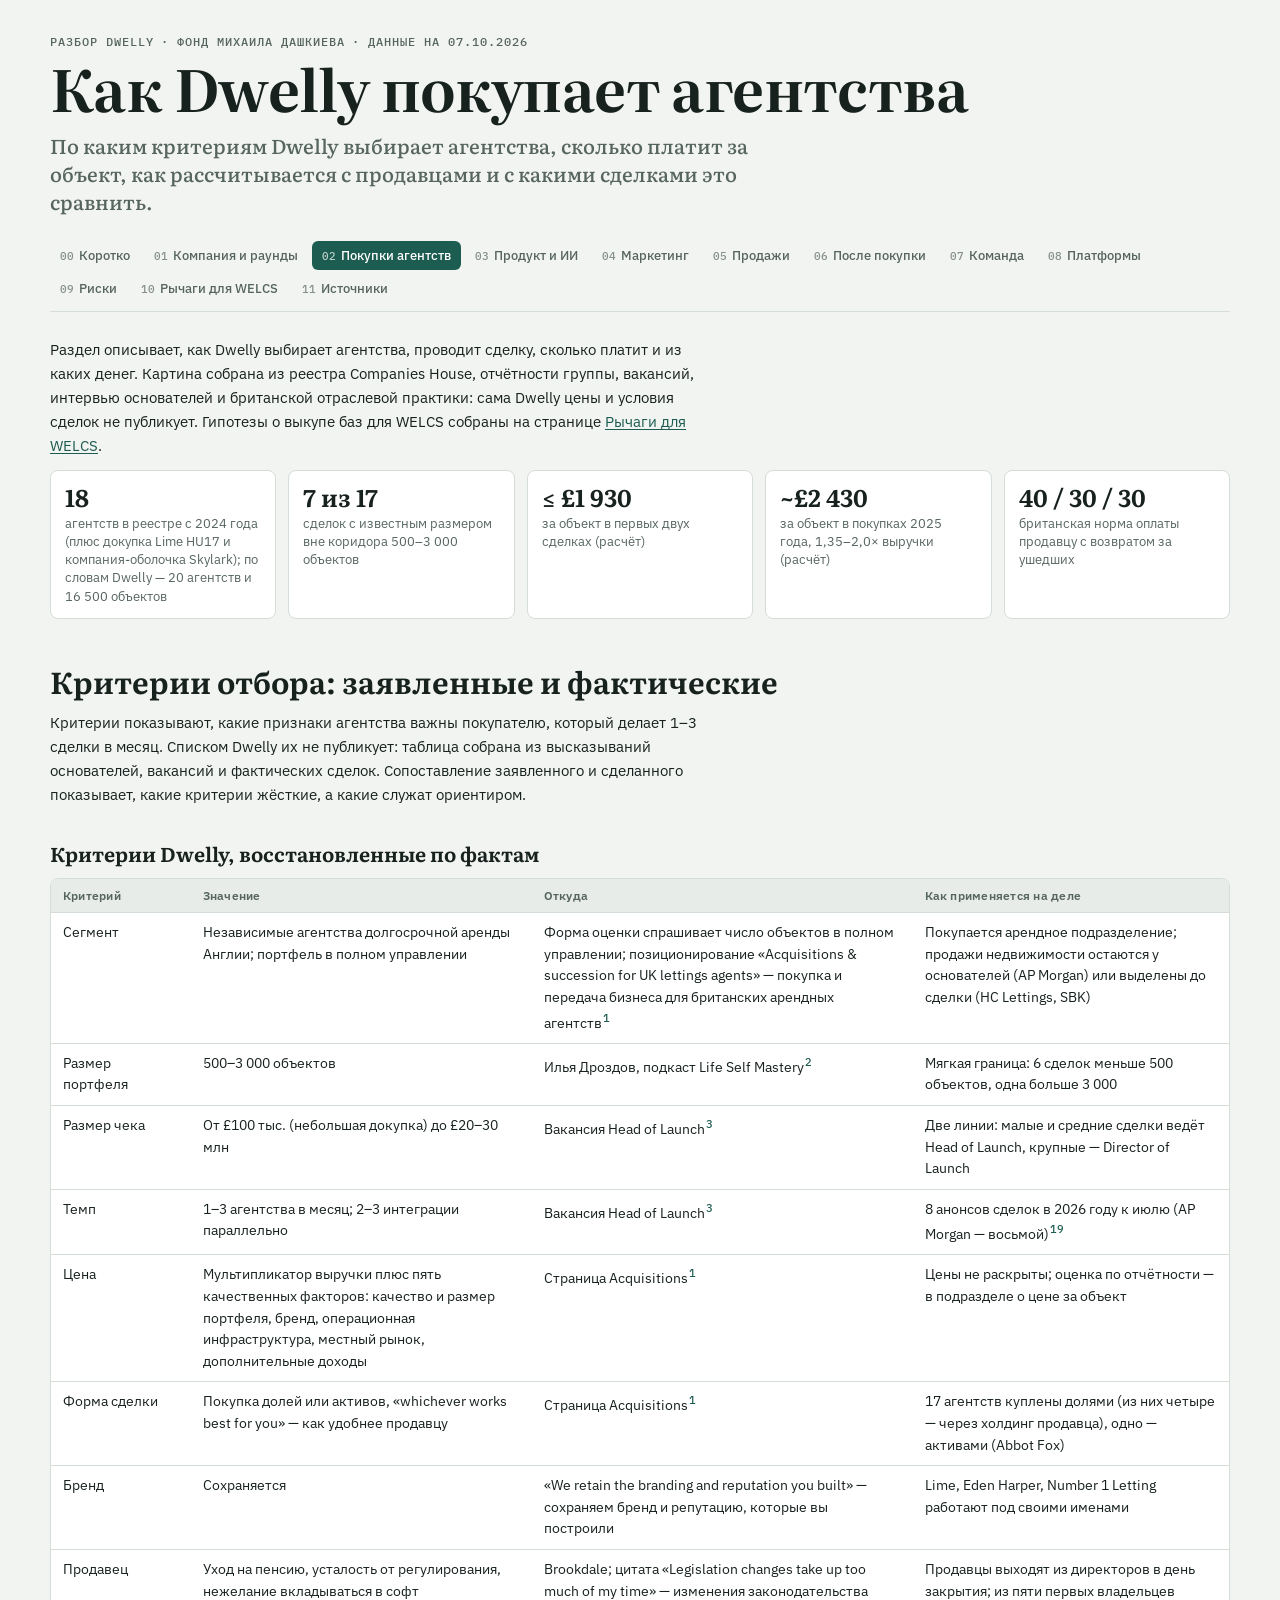
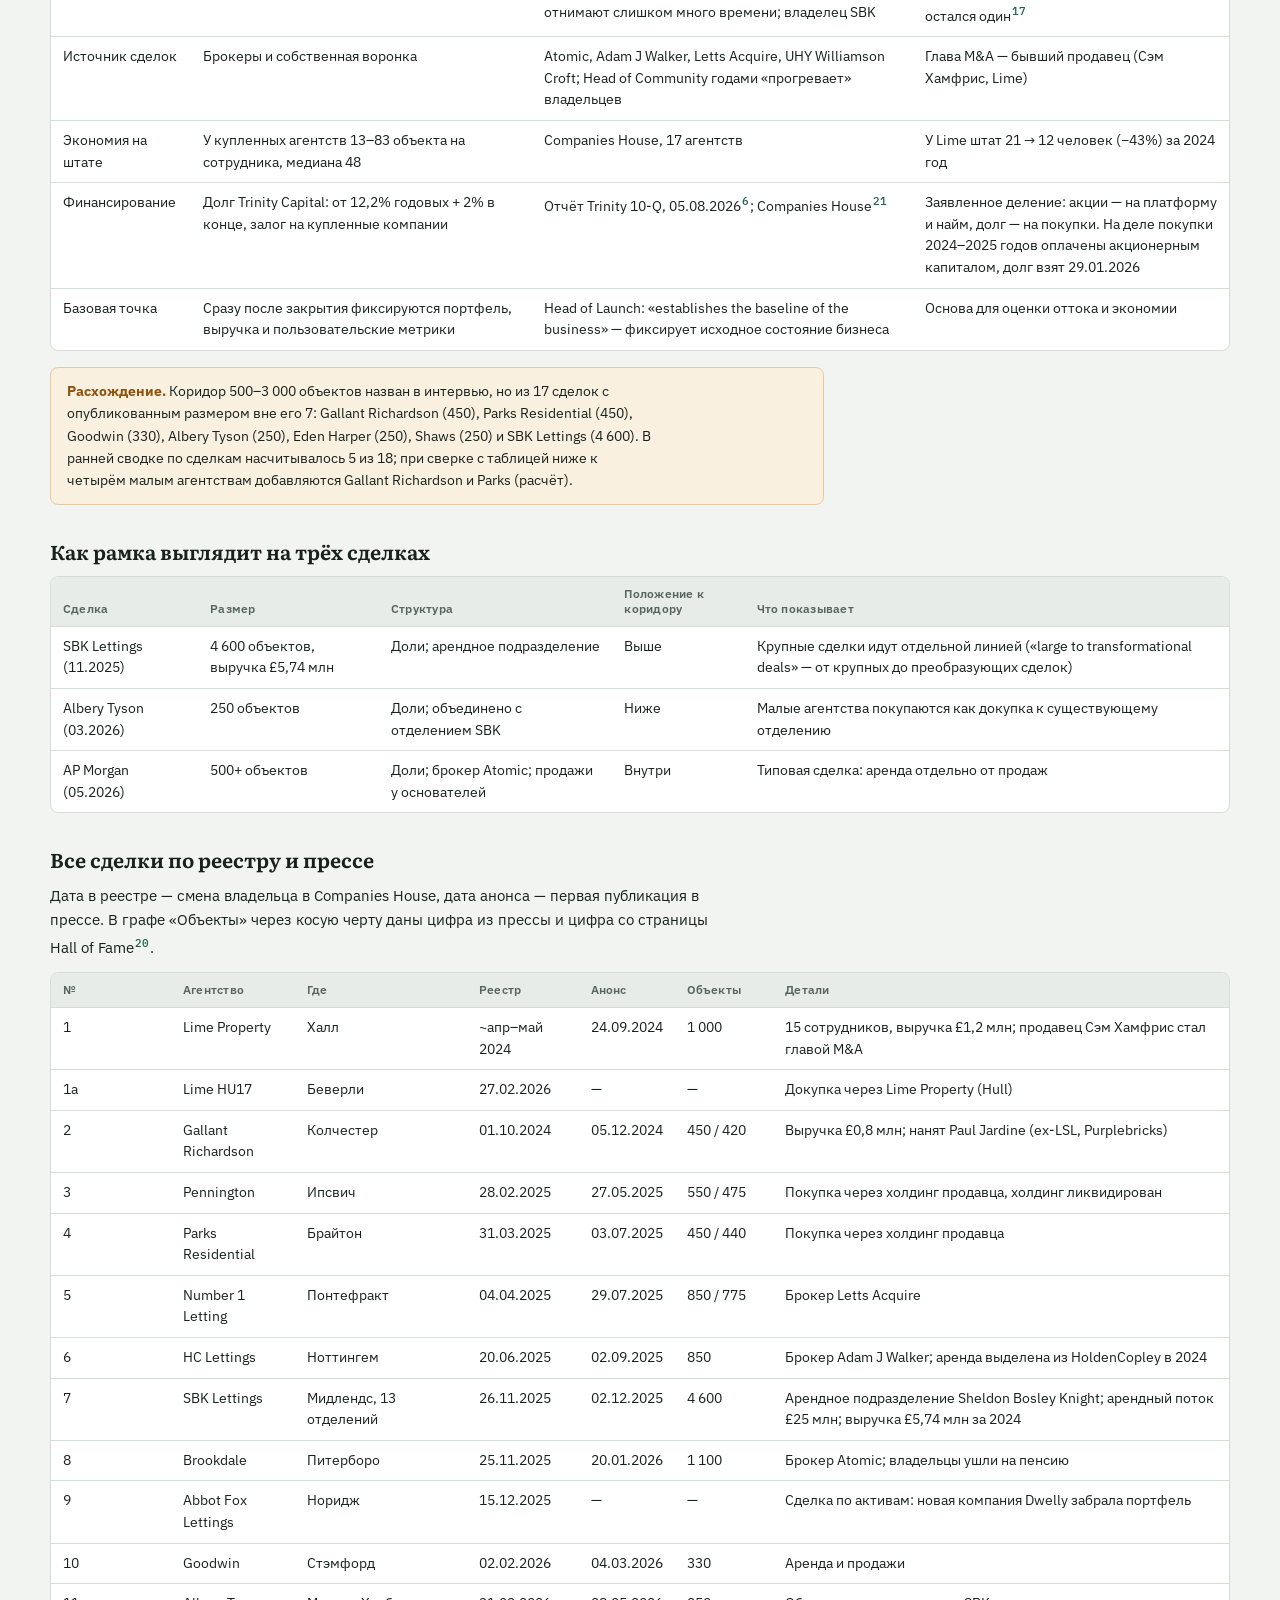
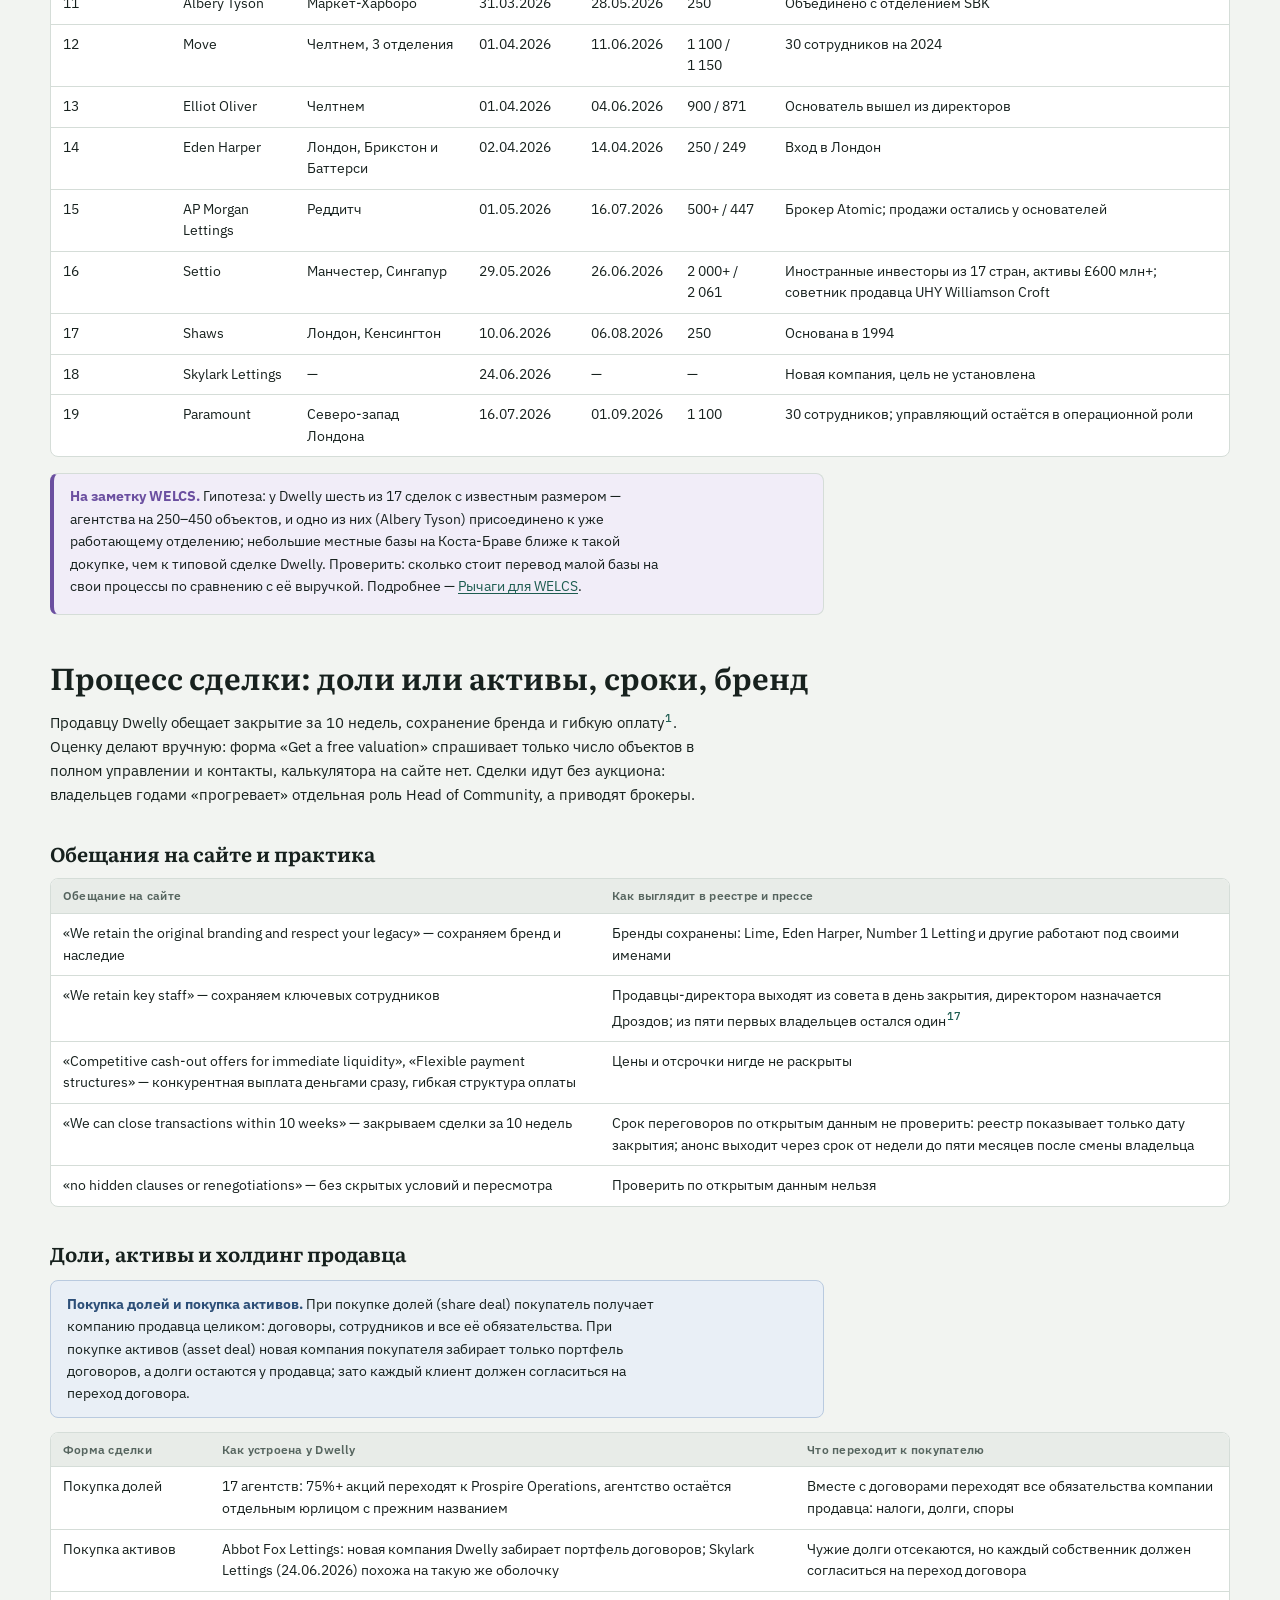
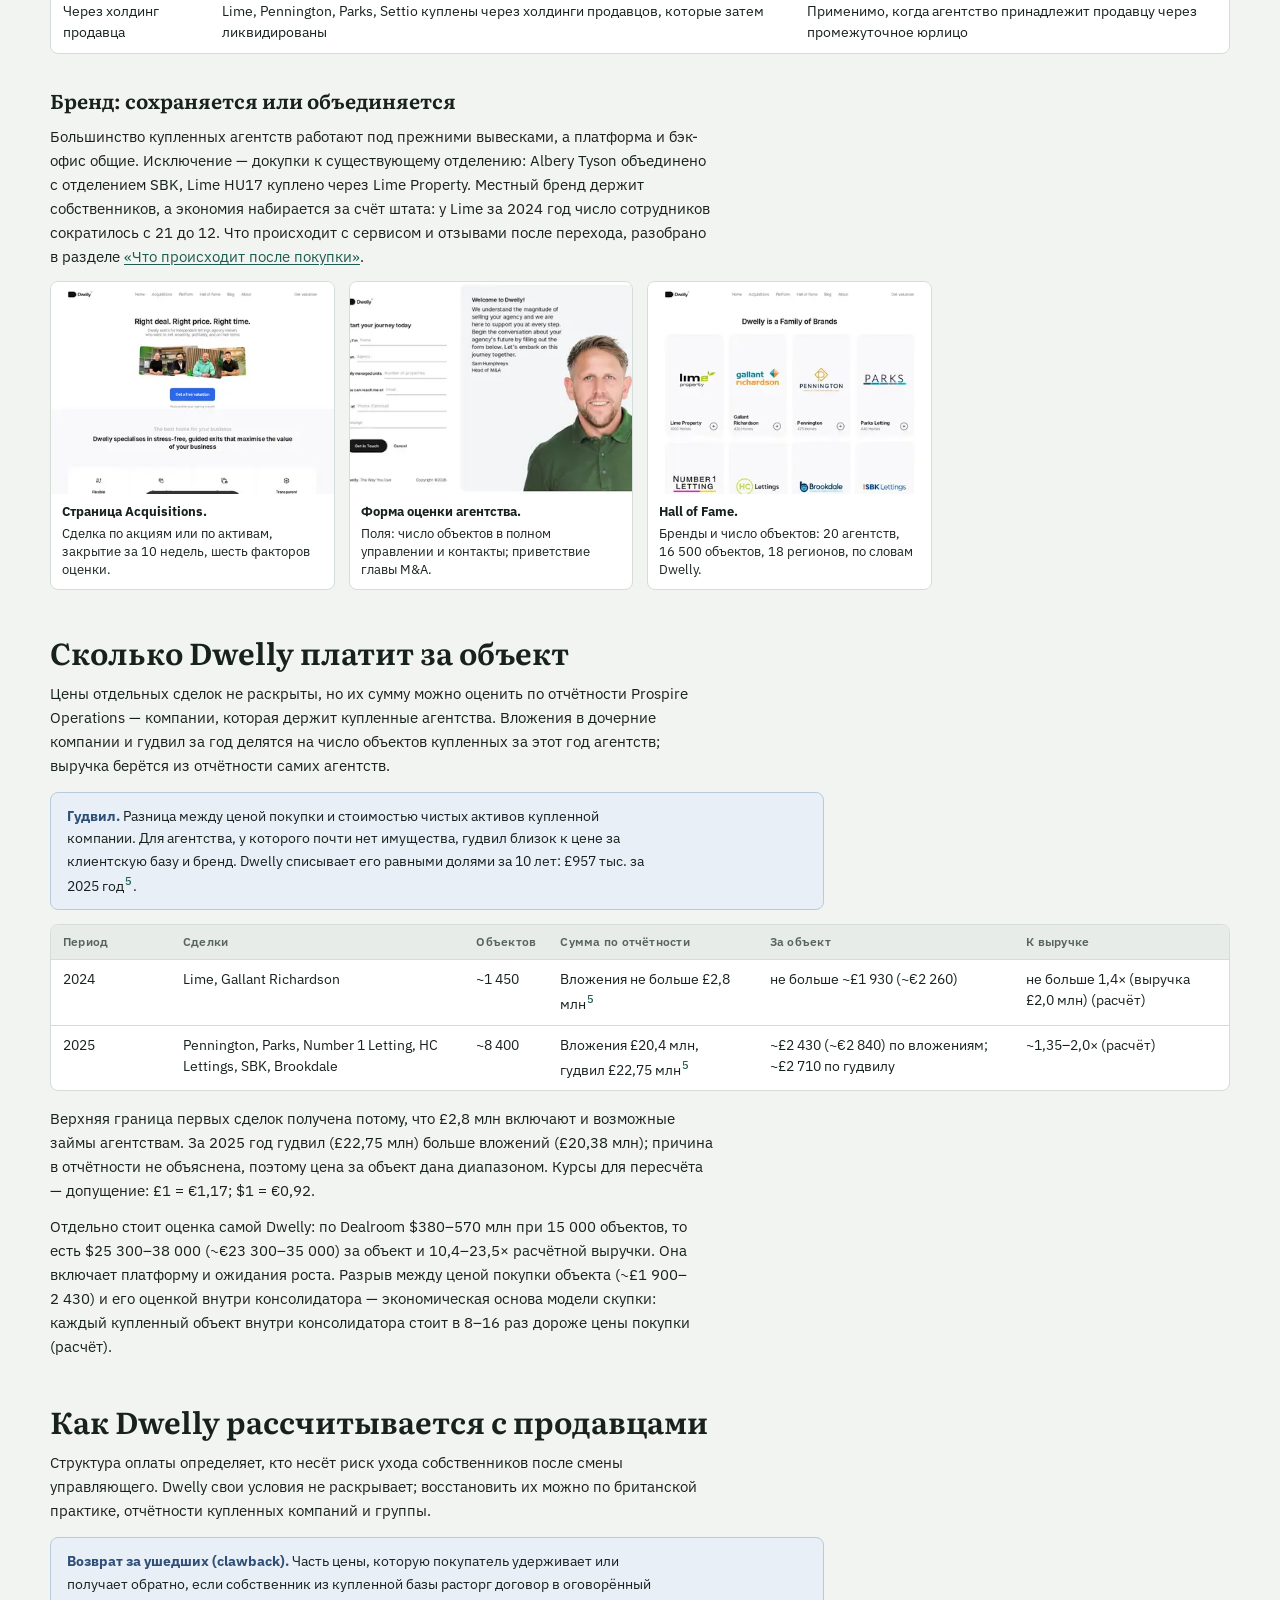
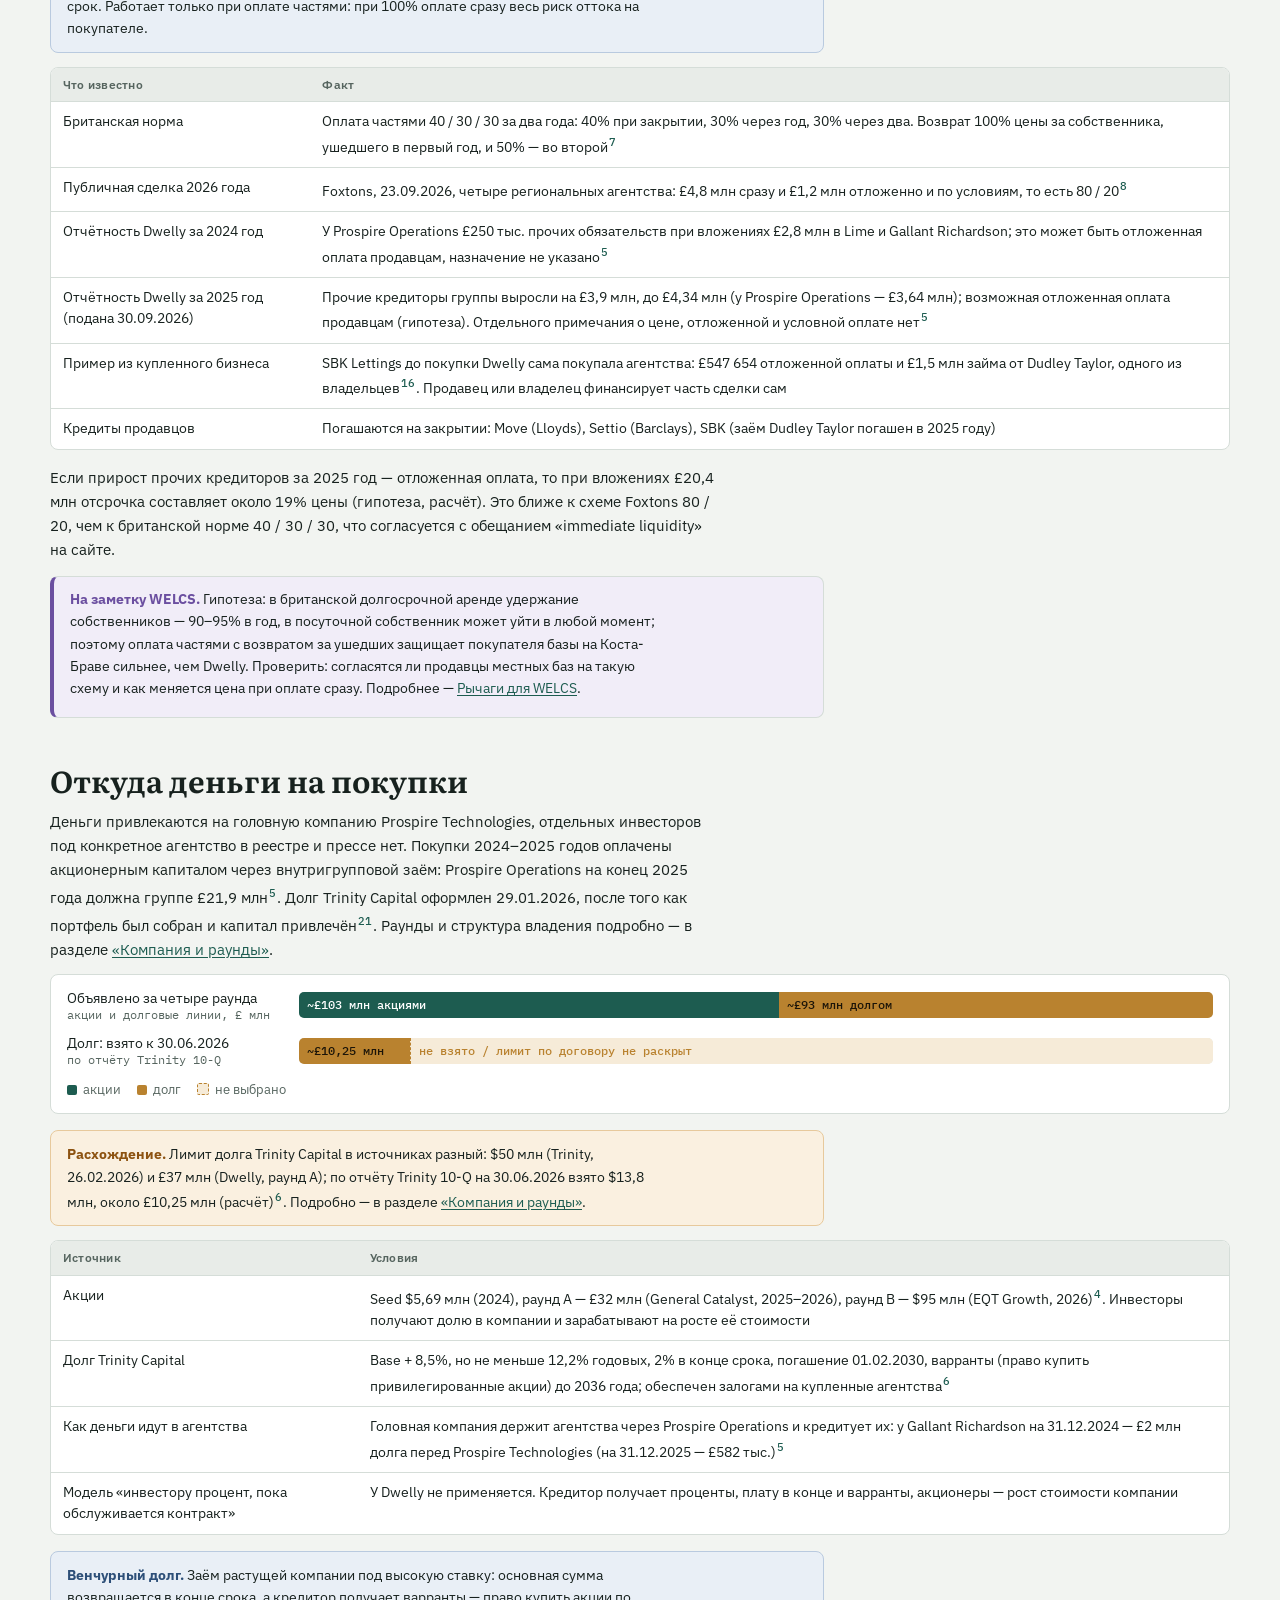
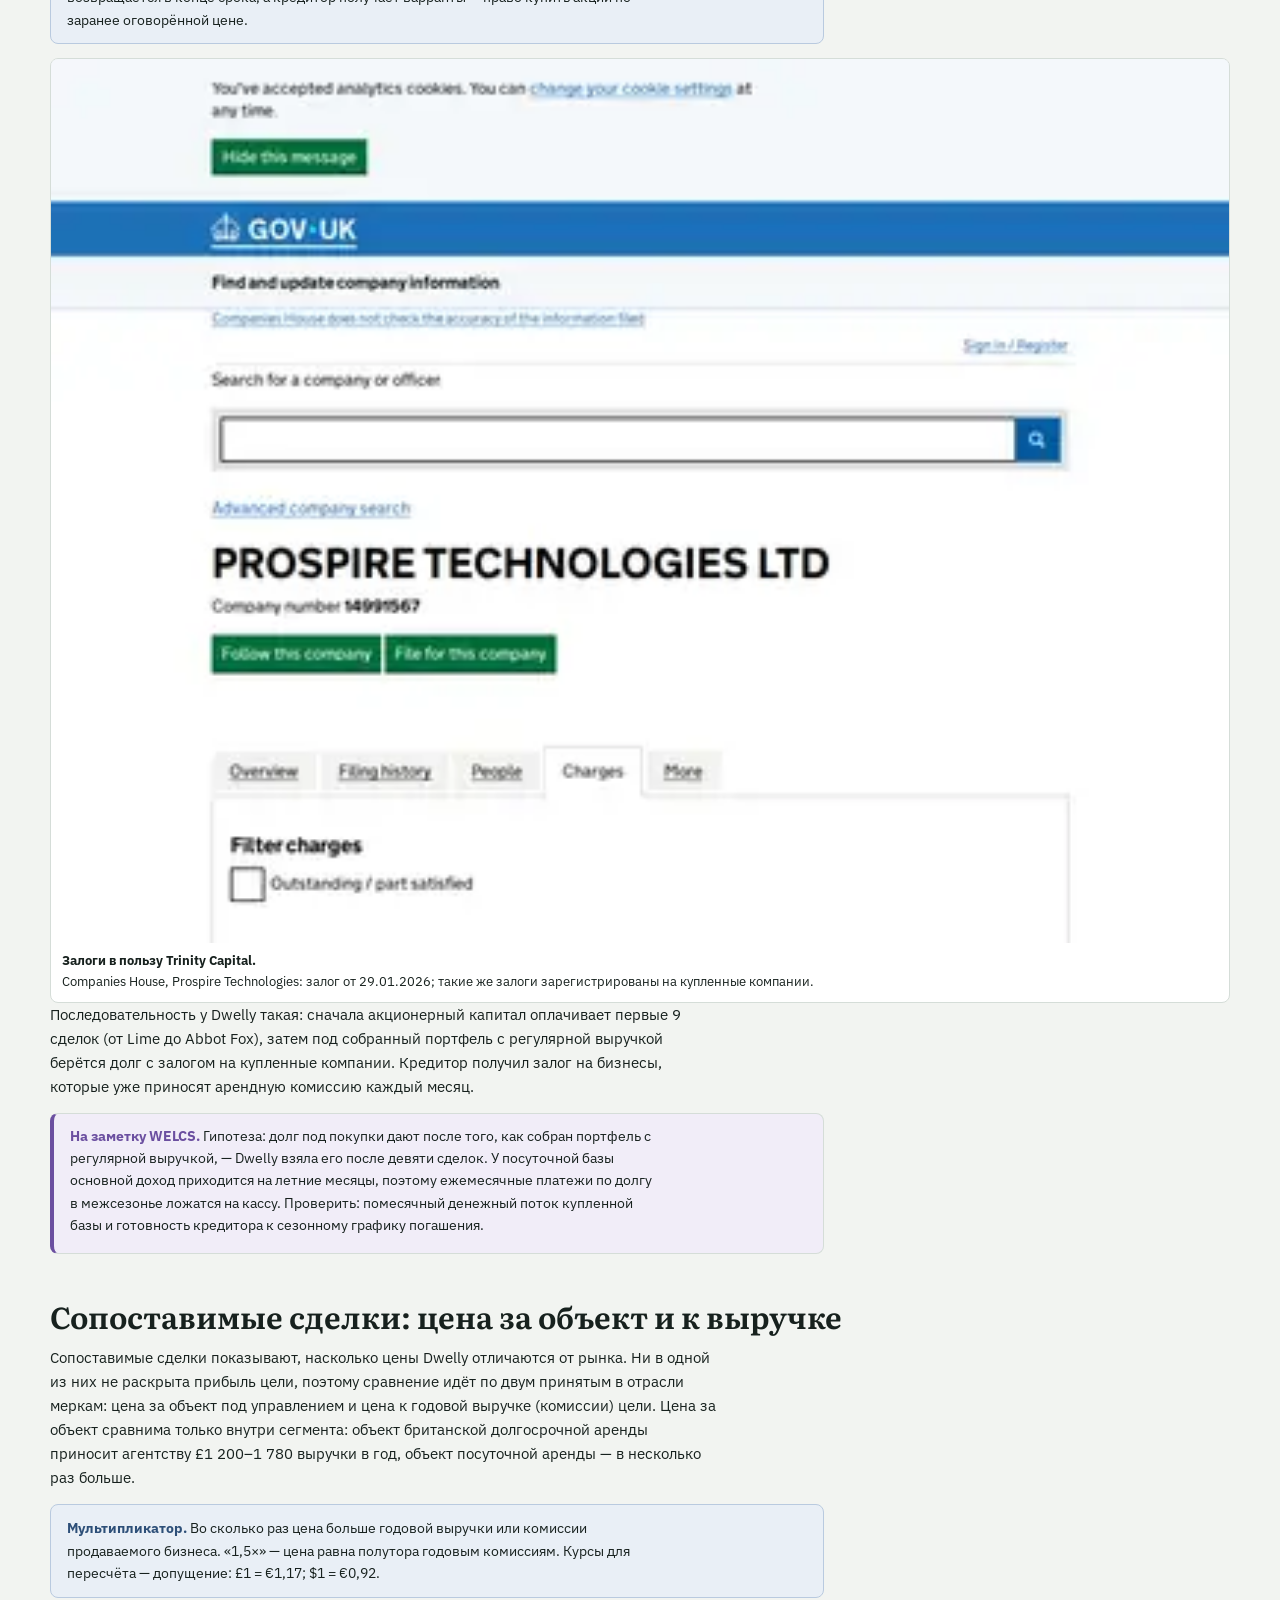
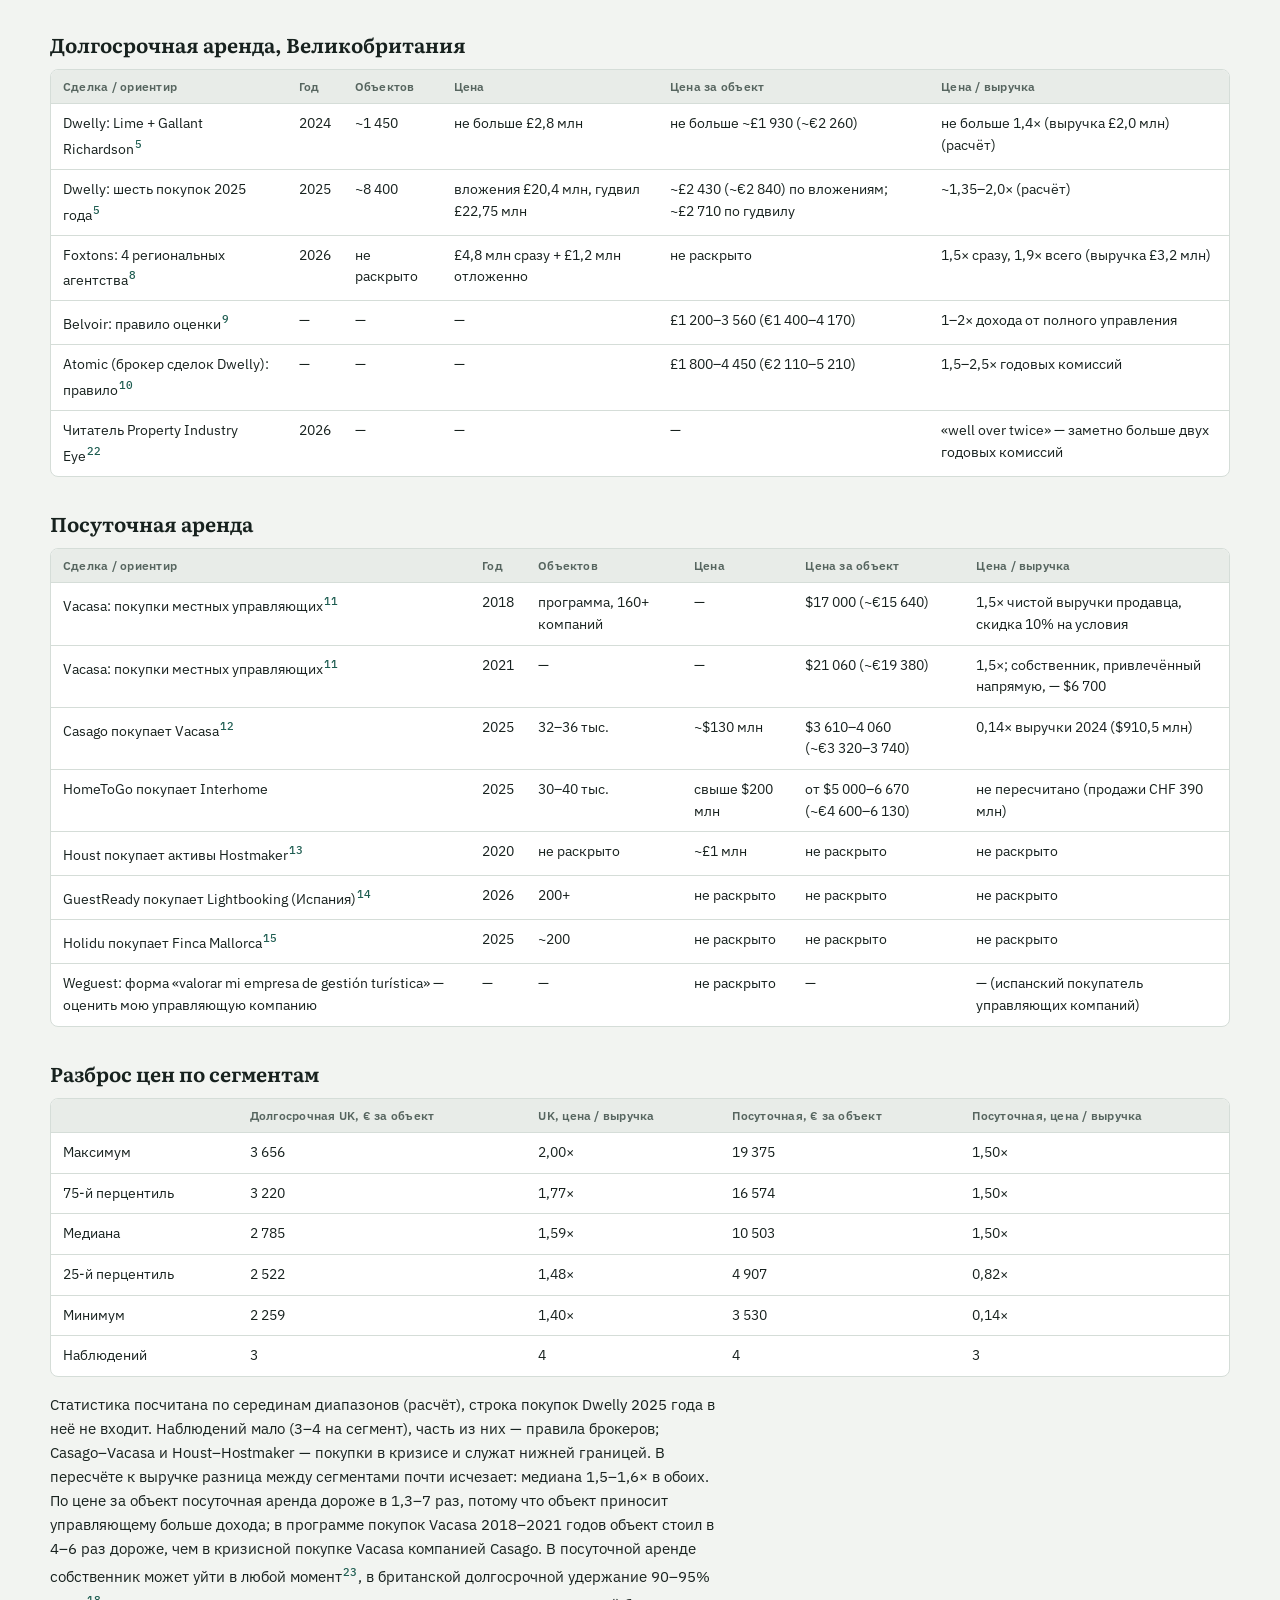
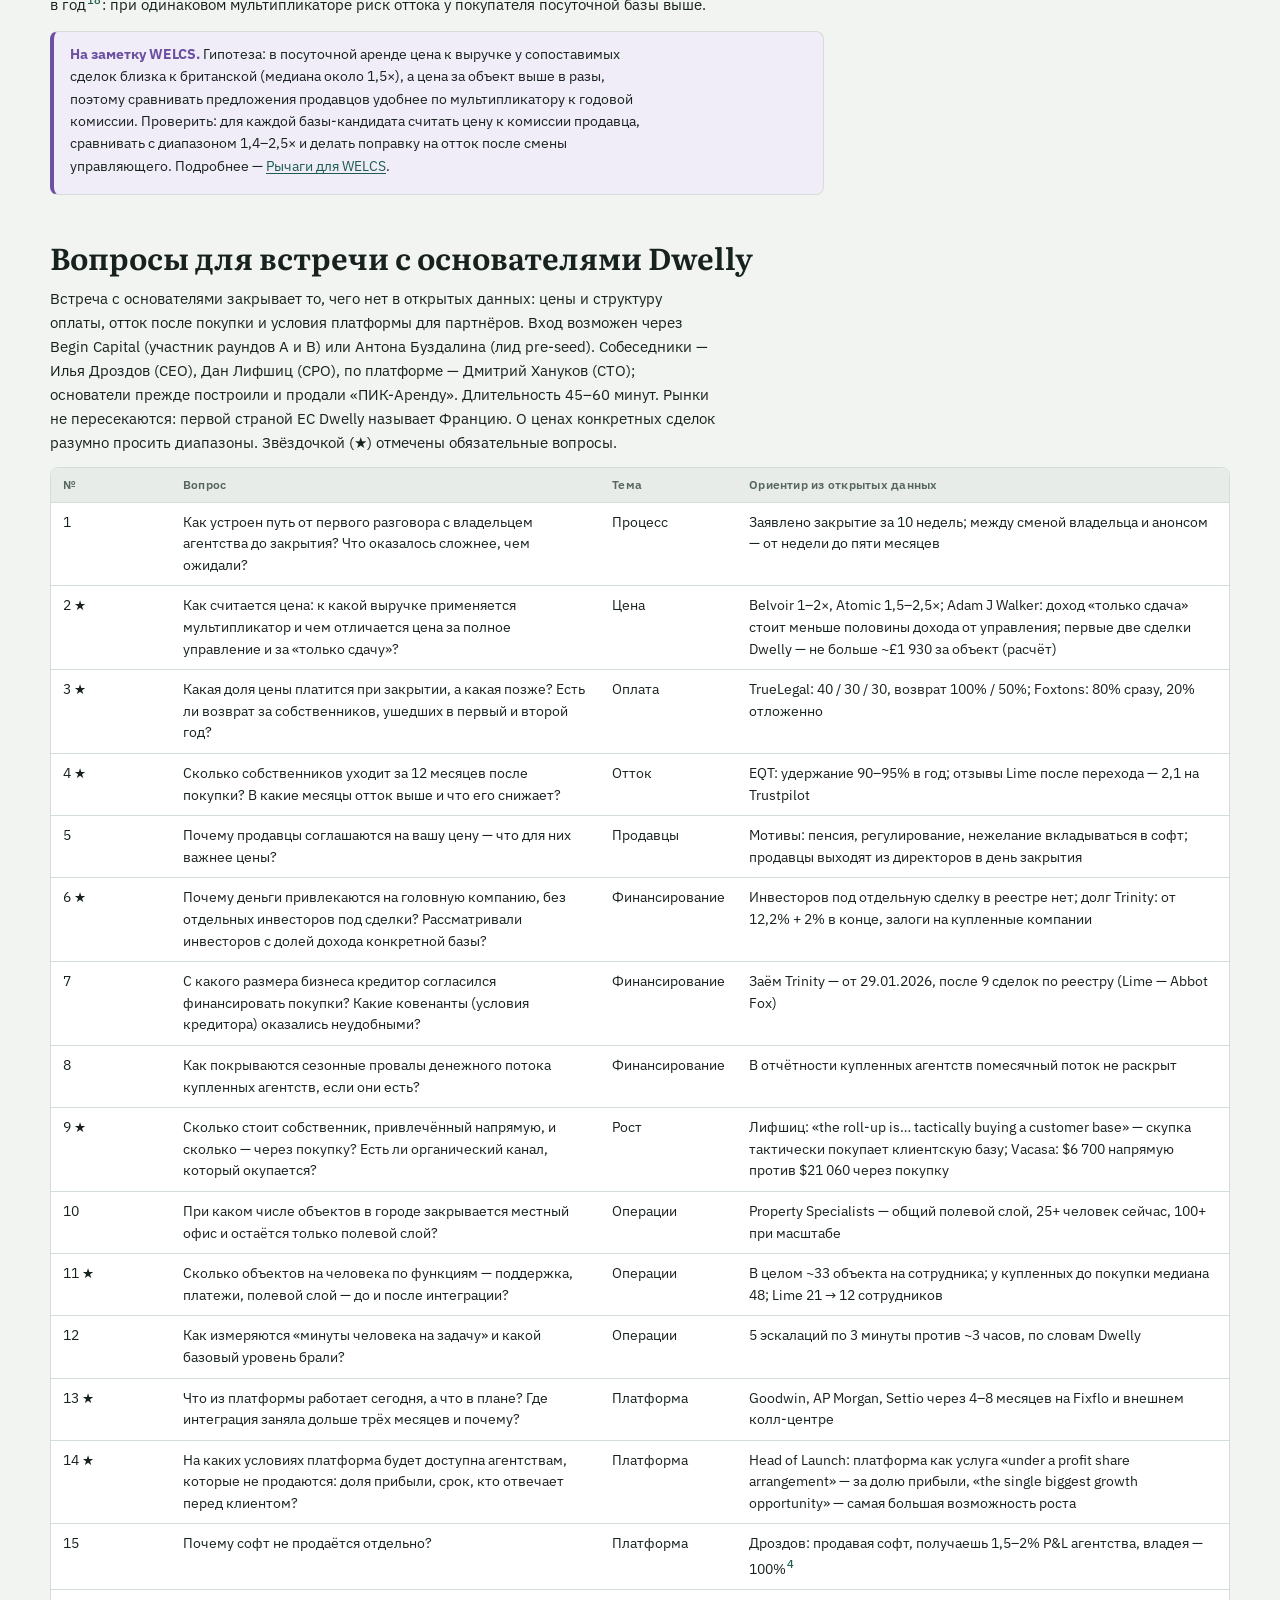
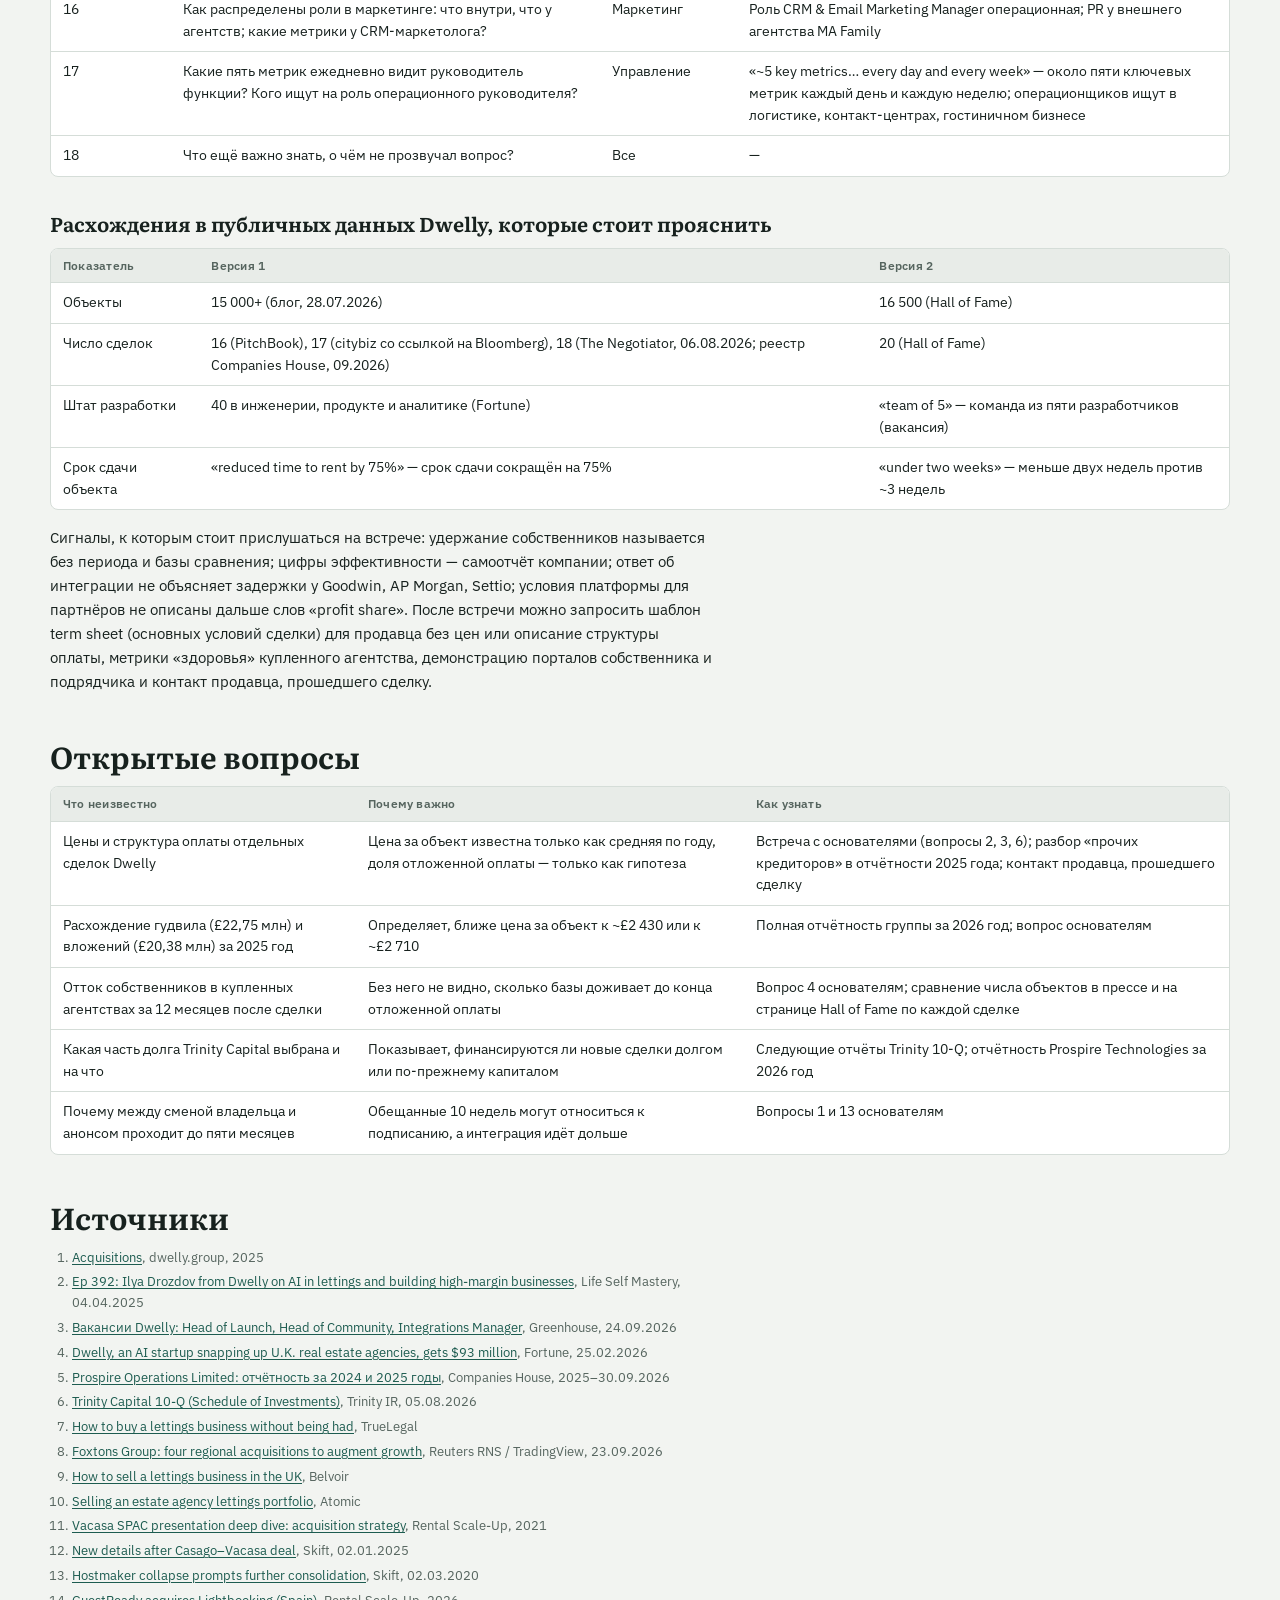
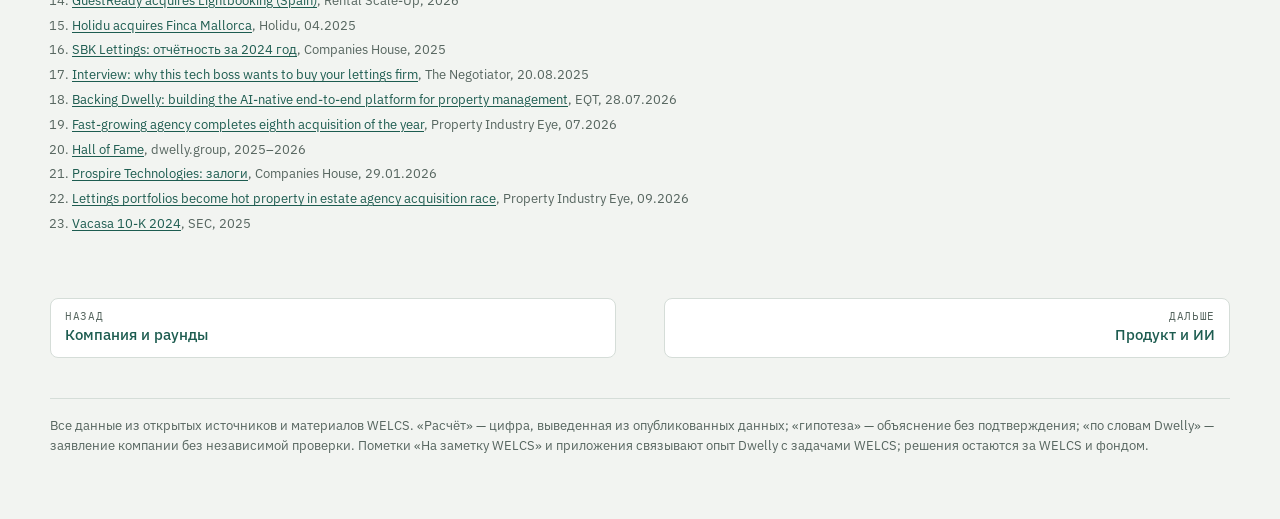
<file: pokupki.html>
<!doctype html>
<html lang="ru">
<head>
<meta charset="utf-8">
<meta name="viewport" content="width=device-width, initial-scale=1, viewport-fit=cover">
<title>Как Dwelly покупает агентства · Dwelly</title>
<meta name="description" content="По каким критериям Dwelly выбирает агентства, сколько платит за объект, как рассчитывается с продавцами и с какими сделками это сравнить.">
<link rel="preconnect" href="https://fonts.googleapis.com">
<link rel="preconnect" href="https://fonts.gstatic.com" crossorigin>
<link rel="stylesheet" href="https://fonts.googleapis.com/css2?family=IBM+Plex+Mono:wght@400;500&family=IBM+Plex+Sans:ital,wght@0,400;0,500;0,600;1,400&family=Literata:opsz,wght@7..72,500;7..72,650&display=swap">
<link rel="stylesheet" href="assets/style.css">
</head>
<body>
<a class="skip" href="#main">К тексту</a>
<div class="wrap">
<header class="top">
<div class="eyebrow">Разбор Dwelly · Фонд Михаила Дашкиева · данные на 07.10.2026</div>
<h1>Как Dwelly покупает агентства</h1>
<p class="sub">По каким критериям Dwelly выбирает агентства, сколько платит за объект, как рассчитывается с продавцами и с какими сделками это сравнить.</p>
</header>
<nav class="site" aria-label="Разделы отчёта"><ul><li><a href="index.html"><span>00</span>Коротко</a></li><li><a href="kompaniya.html"><span>01</span>Компания и раунды</a></li><li><a href="pokupki.html" aria-current="page"><span>02</span>Покупки агентств</a></li><li><a href="produkt.html"><span>03</span>Продукт и ИИ</a></li><li><a href="marketing.html"><span>04</span>Маркетинг</a></li><li><a href="prodazhi.html"><span>05</span>Продажи</a></li><li><a href="uderzhanie.html"><span>06</span>После покупки</a></li><li><a href="komanda.html"><span>07</span>Команда</a></li><li><a href="platformy.html"><span>08</span>Платформы</a></li><li><a href="riski.html"><span>09</span>Риски</a></li><li><a href="rychagi.html"><span>10</span>Рычаги для WELCS</a></li><li><a href="istochniki.html"><span>11</span>Источники</a></li></ul></nav>
<main id="main" class="doc">
<p>Раздел описывает, как Dwelly выбирает агентства, проводит сделку, сколько платит и из каких денег. Картина собрана из реестра Companies House, отчётности группы, вакансий, интервью основателей и британской отраслевой практики: сама Dwelly цены и условия сделок не публикует. Гипотезы о выкупе баз для WELCS собраны на странице <a href="rychagi.html">Рычаги для WELCS</a>.</p>

<div class="stats">
<div class="st"><b>18</b><span>агентств в реестре с 2024 года (плюс докупка Lime HU17 и компания-оболочка Skylark); по словам Dwelly — 20 агентств и 16 500 объектов</span></div>
<div class="st"><b>7 из 17</b><span>сделок с известным размером вне коридора 500–3 000 объектов</span></div>
<div class="st"><b>≤ £1 930</b><span>за объект в первых двух сделках (расчёт)</span></div>
<div class="st"><b>~£2 430</b><span>за объект в покупках 2025 года, 1,35–2,0× выручки (расчёт)</span></div>
<div class="st"><b>40 / 30 / 30</b><span>британская норма оплаты продавцу с возвратом за ушедших</span></div>
</div>

<h2 id="pokupki-kriterii">Критерии отбора: заявленные и фактические</h2>
<p>Критерии показывают, какие признаки агентства важны покупателю, который делает 1–3 сделки в месяц. Списком Dwelly их не публикует: таблица собрана из высказываний основателей, вакансий и фактических сделок. Сопоставление заявленного и сделанного показывает, какие критерии жёсткие, а какие служат ориентиром.</p>

<h3>Критерии Dwelly, восстановленные по фактам</h3>
<div class="tw"><table class="wide"><thead><tr><th>Критерий</th><th>Значение</th><th>Откуда</th><th>Как применяется на деле</th></tr></thead><tbody>
<tr><td>Сегмент</td><td>Независимые агентства долгосрочной аренды Англии; портфель в полном управлении</td><td>Форма оценки спрашивает число объектов в полном управлении; позиционирование «Acquisitions &amp; succession for UK lettings agents» <span class="tr">— покупка и передача бизнеса для британских арендных агентств</span><sup><a href="#pokupki-s1">1</a></sup></td><td>Покупается арендное подразделение; продажи недвижимости остаются у основателей (AP Morgan) или выделены до сделки (HC Lettings, SBK)</td></tr>
<tr><td>Размер портфеля</td><td>500–3 000 объектов</td><td>Илья Дроздов, подкаст Life Self Mastery<sup><a href="#pokupki-s2">2</a></sup></td><td>Мягкая граница: 6 сделок меньше 500 объектов, одна больше 3 000</td></tr>
<tr><td>Размер чека</td><td>От £100 тыс. (небольшая докупка) до £20–30 млн</td><td>Вакансия Head of Launch<sup><a href="#pokupki-s3">3</a></sup></td><td>Две линии: малые и средние сделки ведёт Head of Launch, крупные — Director of Launch</td></tr>
<tr><td>Темп</td><td>1–3 агентства в месяц; 2–3 интеграции параллельно</td><td>Вакансия Head of Launch<sup><a href="#pokupki-s3">3</a></sup></td><td>8 анонсов сделок в 2026 году к июлю (AP Morgan — восьмой)<sup><a href="#pokupki-s19">19</a></sup></td></tr>
<tr><td>Цена</td><td>Мультипликатор выручки плюс пять качественных факторов: качество и размер портфеля, бренд, операционная инфраструктура, местный рынок, дополнительные доходы</td><td>Страница Acquisitions<sup><a href="#pokupki-s1">1</a></sup></td><td>Цены не раскрыты; оценка по отчётности — в подразделе о цене за объект</td></tr>
<tr><td>Форма сделки</td><td>Покупка долей или активов, «whichever works best for you» <span class="tr">— как удобнее продавцу</span></td><td>Страница Acquisitions<sup><a href="#pokupki-s1">1</a></sup></td><td>17 агентств куплены долями (из них четыре — через холдинг продавца), одно — активами (Abbot Fox)</td></tr>
<tr><td>Бренд</td><td>Сохраняется</td><td>«We retain the branding and reputation you built» <span class="tr">— сохраняем бренд и репутацию, которые вы построили</span></td><td>Lime, Eden Harper, Number 1 Letting работают под своими именами</td></tr>
<tr><td>Продавец</td><td>Уход на пенсию, усталость от регулирования, нежелание вкладываться в софт</td><td>Brookdale; цитата «Legislation changes take up too much of my time» <span class="tr">— изменения законодательства отнимают слишком много времени</span>; владелец SBK</td><td>Продавцы выходят из директоров в день закрытия; из пяти первых владельцев остался один<sup><a href="#pokupki-s17">17</a></sup></td></tr>
<tr><td>Источник сделок</td><td>Брокеры и собственная воронка</td><td>Atomic, Adam J Walker, Letts Acquire, UHY Williamson Croft; Head of Community годами «прогревает» владельцев</td><td>Глава M&amp;A — бывший продавец (Сэм Хамфрис, Lime)</td></tr>
<tr><td>Экономия на штате</td><td>У купленных агентств 13–83 объекта на сотрудника, медиана 48</td><td>Companies House, 17 агентств</td><td>У Lime штат 21 → 12 человек (−43%) за 2024 год</td></tr>
<tr><td>Финансирование</td><td>Долг Trinity Capital: от 12,2% годовых + 2% в конце, залог на купленные компании</td><td>Отчёт Trinity 10-Q, 05.08.2026<sup><a href="#pokupki-s6">6</a></sup>; Companies House<sup><a href="#pokupki-s21">21</a></sup></td><td>Заявленное деление: акции — на платформу и найм, долг — на покупки. На деле покупки 2024–2025 годов оплачены акционерным капиталом, долг взят 29.01.2026</td></tr>
<tr><td>Базовая точка</td><td>Сразу после закрытия фиксируются портфель, выручка и пользовательские метрики</td><td>Head of Launch: «establishes the baseline of the business» <span class="tr">— фиксирует исходное состояние бизнеса</span></td><td>Основа для оценки оттока и экономии</td></tr>
</tbody></table></div>

<aside class="gap"><p><b>Расхождение.</b> Коридор 500–3 000 объектов назван в интервью, но из 17 сделок с опубликованным размером вне его 7: Gallant Richardson (450), Parks Residential (450), Goodwin (330), Albery Tyson (250), Eden Harper (250), Shaws (250) и SBK Lettings (4 600). В ранней сводке по сделкам насчитывалось 5 из 18; при сверке с таблицей ниже к четырём малым агентствам добавляются Gallant Richardson и Parks (расчёт).</p></aside>

<h3>Как рамка выглядит на трёх сделках</h3>
<div class="tw"><table><thead><tr><th>Сделка</th><th>Размер</th><th>Структура</th><th>Положение к коридору</th><th>Что показывает</th></tr></thead><tbody>
<tr><td>SBK Lettings (11.2025)</td><td>4 600 объектов, выручка £5,74 млн</td><td>Доли; арендное подразделение</td><td>Выше</td><td>Крупные сделки идут отдельной линией («large to transformational deals» <span class="tr">— от крупных до преобразующих сделок</span>)</td></tr>
<tr><td>Albery Tyson (03.2026)</td><td>250 объектов</td><td>Доли; объединено с отделением SBK</td><td>Ниже</td><td>Малые агентства покупаются как докупка к существующему отделению</td></tr>
<tr><td>AP Morgan (05.2026)</td><td>500+ объектов</td><td>Доли; брокер Atomic; продажи у основателей</td><td>Внутри</td><td>Типовая сделка: аренда отдельно от продаж</td></tr>
</tbody></table></div>

<h3>Все сделки по реестру и прессе</h3>
<p>Дата в реестре — смена владельца в Companies House, дата анонса — первая публикация в прессе. В графе «Объекты» через косую черту даны цифра из прессы и цифра со страницы Hall of Fame<sup><a href="#pokupki-s20">20</a></sup>.</p>
<div class="tw"><table class="wide"><thead><tr><th>№</th><th>Агентство</th><th>Где</th><th>Реестр</th><th>Анонс</th><th>Объекты</th><th>Детали</th></tr></thead><tbody>
<tr><td>1</td><td>Lime Property</td><td>Халл</td><td>~апр–май 2024</td><td>24.09.2024</td><td>1 000</td><td>15 сотрудников, выручка £1,2 млн; продавец Сэм Хамфрис стал главой M&amp;A</td></tr>
<tr><td>1a</td><td>Lime HU17</td><td>Беверли</td><td>27.02.2026</td><td>—</td><td>—</td><td>Докупка через Lime Property (Hull)</td></tr>
<tr><td>2</td><td>Gallant Richardson</td><td>Колчестер</td><td>01.10.2024</td><td>05.12.2024</td><td>450 / 420</td><td>Выручка £0,8 млн; нанят Paul Jardine (ex-LSL, Purplebricks)</td></tr>
<tr><td>3</td><td>Pennington</td><td>Ипсвич</td><td>28.02.2025</td><td>27.05.2025</td><td>550 / 475</td><td>Покупка через холдинг продавца, холдинг ликвидирован</td></tr>
<tr><td>4</td><td>Parks Residential</td><td>Брайтон</td><td>31.03.2025</td><td>03.07.2025</td><td>450 / 440</td><td>Покупка через холдинг продавца</td></tr>
<tr><td>5</td><td>Number 1 Letting</td><td>Понтефракт</td><td>04.04.2025</td><td>29.07.2025</td><td>850 / 775</td><td>Брокер Letts Acquire</td></tr>
<tr><td>6</td><td>HC Lettings</td><td>Ноттингем</td><td>20.06.2025</td><td>02.09.2025</td><td>850</td><td>Брокер Adam J Walker; аренда выделена из HoldenCopley в 2024</td></tr>
<tr><td>7</td><td>SBK Lettings</td><td>Мидлендс, 13 отделений</td><td>26.11.2025</td><td>02.12.2025</td><td>4 600</td><td>Арендное подразделение Sheldon Bosley Knight; арендный поток £25 млн; выручка £5,74 млн за 2024</td></tr>
<tr><td>8</td><td>Brookdale</td><td>Питерборо</td><td>25.11.2025</td><td>20.01.2026</td><td>1 100</td><td>Брокер Atomic; владельцы ушли на пенсию</td></tr>
<tr><td>9</td><td>Abbot Fox Lettings</td><td>Норидж</td><td>15.12.2025</td><td>—</td><td>—</td><td>Сделка по активам: новая компания Dwelly забрала портфель</td></tr>
<tr><td>10</td><td>Goodwin</td><td>Стэмфорд</td><td>02.02.2026</td><td>04.03.2026</td><td>330</td><td>Аренда и продажи</td></tr>
<tr><td>11</td><td>Albery Tyson</td><td>Маркет-Харборо</td><td>31.03.2026</td><td>28.05.2026</td><td>250</td><td>Объединено с отделением SBK</td></tr>
<tr><td>12</td><td>Move</td><td>Челтнем, 3 отделения</td><td>01.04.2026</td><td>11.06.2026</td><td>1 100 / 1 150</td><td>30 сотрудников на 2024</td></tr>
<tr><td>13</td><td>Elliot Oliver</td><td>Челтнем</td><td>01.04.2026</td><td>04.06.2026</td><td>900 / 871</td><td>Основатель вышел из директоров</td></tr>
<tr><td>14</td><td>Eden Harper</td><td>Лондон, Брикстон и Баттерси</td><td>02.04.2026</td><td>14.04.2026</td><td>250 / 249</td><td>Вход в Лондон</td></tr>
<tr><td>15</td><td>AP Morgan Lettings</td><td>Реддитч</td><td>01.05.2026</td><td>16.07.2026</td><td>500+ / 447</td><td>Брокер Atomic; продажи остались у основателей</td></tr>
<tr><td>16</td><td>Settio</td><td>Манчестер, Сингапур</td><td>29.05.2026</td><td>26.06.2026</td><td>2 000+ / 2 061</td><td>Иностранные инвесторы из 17 стран, активы £600 млн+; советник продавца UHY Williamson Croft</td></tr>
<tr><td>17</td><td>Shaws</td><td>Лондон, Кенсингтон</td><td>10.06.2026</td><td>06.08.2026</td><td>250</td><td>Основана в 1994</td></tr>
<tr><td>18</td><td>Skylark Lettings</td><td>—</td><td>24.06.2026</td><td>—</td><td>—</td><td>Новая компания, цель не установлена</td></tr>
<tr><td>19</td><td>Paramount</td><td>Северо-запад Лондона</td><td>16.07.2026</td><td>01.09.2026</td><td>1 100</td><td>30 сотрудников; управляющий остаётся в операционной роли</td></tr>
</tbody></table></div>

<aside class="welcs"><p><b>На заметку WELCS.</b> Гипотеза: у Dwelly шесть из 17 сделок с известным размером — агентства на 250–450 объектов, и одно из них (Albery Tyson) присоединено к уже работающему отделению; небольшие местные базы на Коста-Браве ближе к такой докупке, чем к типовой сделке Dwelly. Проверить: сколько стоит перевод малой базы на свои процессы по сравнению с её выручкой. Подробнее — <a href="rychagi.html">Рычаги для WELCS</a>.</p></aside>

<h2 id="pokupki-process">Процесс сделки: доли или активы, сроки, бренд</h2>
<p>Продавцу Dwelly обещает закрытие за 10 недель, сохранение бренда и гибкую оплату<sup><a href="#pokupki-s1">1</a></sup>. Оценку делают вручную: форма «Get a free valuation» спрашивает только число объектов в полном управлении и контакты, калькулятора на сайте нет. Сделки идут без аукциона: владельцев годами «прогревает» отдельная роль Head of Community, а приводят брокеры.</p>

<h3>Обещания на сайте и практика</h3>
<div class="tw"><table><thead><tr><th>Обещание на сайте</th><th>Как выглядит в реестре и прессе</th></tr></thead><tbody>
<tr><td>«We retain the original branding and respect your legacy» <span class="tr">— сохраняем бренд и наследие</span></td><td>Бренды сохранены: Lime, Eden Harper, Number 1 Letting и другие работают под своими именами</td></tr>
<tr><td>«We retain key staff» <span class="tr">— сохраняем ключевых сотрудников</span></td><td>Продавцы-директора выходят из совета в день закрытия, директором назначается Дроздов; из пяти первых владельцев остался один<sup><a href="#pokupki-s17">17</a></sup></td></tr>
<tr><td>«Competitive cash-out offers for immediate liquidity», «Flexible payment structures» <span class="tr">— конкурентная выплата деньгами сразу, гибкая структура оплаты</span></td><td>Цены и отсрочки нигде не раскрыты</td></tr>
<tr><td>«We can close transactions within 10 weeks» <span class="tr">— закрываем сделки за 10 недель</span></td><td>Срок переговоров по открытым данным не проверить: реестр показывает только дату закрытия; анонс выходит через срок от недели до пяти месяцев после смены владельца</td></tr>
<tr><td>«no hidden clauses or renegotiations» <span class="tr">— без скрытых условий и пересмотра</span></td><td>Проверить по открытым данным нельзя</td></tr>
</tbody></table></div>

<h3>Доли, активы и холдинг продавца</h3>
<aside class="note"><p><b>Покупка долей и покупка активов.</b> При покупке долей (share deal) покупатель получает компанию продавца целиком: договоры, сотрудников и все её обязательства. При покупке активов (asset deal) новая компания покупателя забирает только портфель договоров, а долги остаются у продавца; зато каждый клиент должен согласиться на переход договора.</p></aside>
<div class="tw"><table><thead><tr><th>Форма сделки</th><th>Как устроена у Dwelly</th><th>Что переходит к покупателю</th></tr></thead><tbody>
<tr><td>Покупка долей</td><td>17 агентств: 75%+ акций переходят к Prospire Operations, агентство остаётся отдельным юрлицом с прежним названием</td><td>Вместе с договорами переходят все обязательства компании продавца: налоги, долги, споры</td></tr>
<tr><td>Покупка активов</td><td>Abbot Fox Lettings: новая компания Dwelly забирает портфель договоров; Skylark Lettings (24.06.2026) похожа на такую же оболочку</td><td>Чужие долги отсекаются, но каждый собственник должен согласиться на переход договора</td></tr>
<tr><td>Через холдинг продавца</td><td>Lime, Pennington, Parks, Settio куплены через холдинги продавцов, которые затем ликвидированы</td><td>Применимо, когда агентство принадлежит продавцу через промежуточное юрлицо</td></tr>
</tbody></table></div>

<h3>Бренд: сохраняется или объединяется</h3>
<p>Большинство купленных агентств работают под прежними вывесками, а платформа и бэк-офис общие. Исключение — докупки к существующему отделению: Albery Tyson объединено с отделением SBK, Lime HU17 куплено через Lime Property. Местный бренд держит собственников, а экономия набирается за счёт штата: у Lime за 2024 год число сотрудников сократилось с 21 до 12. Что происходит с сервисом и отзывами после перехода, разобрано в разделе <a href="uderzhanie.html#uderzhanie-posle-pokupki">«Что происходит после покупки»</a>.</p>

<div class="gal">
<figure><a href="img/dw_acquisitions.webp"><img src="img/dw_acquisitions_s.webp" alt="Страница Acquisitions на сайте Dwelly" loading="lazy" width="400" height="300"></a><figcaption><b>Страница Acquisitions.</b> Сделка по акциям или по активам, закрытие за 10 недель, шесть факторов оценки.</figcaption></figure>
<figure><a href="img/dw_form.webp"><img src="img/dw_form_s.webp" alt="Форма оценки агентства Dwelly" loading="lazy" width="400" height="272"></a><figcaption><b>Форма оценки агентства.</b> Поля: число объектов в полном управлении и контакты; приветствие главы M&amp;A.</figcaption></figure>
<figure><a href="img/dw_hall.webp"><img src="img/dw_hall_s.webp" alt="Страница Hall of Fame с брендами Dwelly" loading="lazy" width="400" height="300"></a><figcaption><b>Hall of Fame.</b> Бренды и число объектов: 20 агентств, 16 500 объектов, 18 регионов, по словам Dwelly.</figcaption></figure>
</div>

<h2 id="pokupki-cena">Сколько Dwelly платит за объект</h2>
<p>Цены отдельных сделок не раскрыты, но их сумму можно оценить по отчётности Prospire Operations — компании, которая держит купленные агентства. Вложения в дочерние компании и гудвил за год делятся на число объектов купленных за этот год агентств; выручка берётся из отчётности самих агентств.</p>
<aside class="note"><p><b>Гудвил.</b> Разница между ценой покупки и стоимостью чистых активов купленной компании. Для агентства, у которого почти нет имущества, гудвил близок к цене за клиентскую базу и бренд. Dwelly списывает его равными долями за 10 лет: £957 тыс. за 2025 год<sup><a href="#pokupki-s5">5</a></sup>.</p></aside>
<div class="tw"><table class="wide"><thead><tr><th>Период</th><th>Сделки</th><th>Объектов</th><th>Сумма по отчётности</th><th>За объект</th><th>К выручке</th></tr></thead><tbody>
<tr><td>2024</td><td>Lime, Gallant Richardson</td><td>~1 450</td><td>Вложения не больше £2,8 млн<sup><a href="#pokupki-s5">5</a></sup></td><td>не больше ~£1 930 (~€2 260)</td><td>не больше 1,4× (выручка £2,0 млн) (расчёт)</td></tr>
<tr><td>2025</td><td>Pennington, Parks, Number 1 Letting, HC Lettings, SBK, Brookdale</td><td>~8 400</td><td>Вложения £20,4 млн, гудвил £22,75 млн<sup><a href="#pokupki-s5">5</a></sup></td><td>~£2 430 (~€2 840) по вложениям; ~£2 710 по гудвилу</td><td>~1,35–2,0× (расчёт)</td></tr>
</tbody></table></div>
<p>Верхняя граница первых сделок получена потому, что £2,8 млн включают и возможные займы агентствам. За 2025 год гудвил (£22,75 млн) больше вложений (£20,38 млн); причина в отчётности не объяснена, поэтому цена за объект дана диапазоном. Курсы для пересчёта — допущение: £1 = €1,17; $1 = €0,92.</p>
<p>Отдельно стоит оценка самой Dwelly: по Dealroom $380–570 млн при 15 000 объектов, то есть $25 300–38 000 (~€23 300–35 000) за объект и 10,4–23,5× расчётной выручки. Она включает платформу и ожидания роста. Разрыв между ценой покупки объекта (~£1 900–2 430) и его оценкой внутри консолидатора — экономическая основа модели скупки: каждый купленный объект внутри консолидатора стоит в 8–16 раз дороже цены покупки (расчёт).</p>

<h2 id="pokupki-oplata">Как Dwelly рассчитывается с продавцами</h2>
<p>Структура оплаты определяет, кто несёт риск ухода собственников после смены управляющего. Dwelly свои условия не раскрывает; восстановить их можно по британской практике, отчётности купленных компаний и группы.</p>
<aside class="note"><p><b>Возврат за ушедших (clawback).</b> Часть цены, которую покупатель удерживает или получает обратно, если собственник из купленной базы расторг договор в оговорённый срок. Работает только при оплате частями: при 100% оплате сразу весь риск оттока на покупателе.</p></aside>
<div class="tw"><table><thead><tr><th>Что известно</th><th>Факт</th></tr></thead><tbody>
<tr><td>Британская норма</td><td>Оплата частями 40 / 30 / 30 за два года: 40% при закрытии, 30% через год, 30% через два. Возврат 100% цены за собственника, ушедшего в первый год, и 50% — во второй<sup><a href="#pokupki-s7">7</a></sup></td></tr>
<tr><td>Публичная сделка 2026 года</td><td>Foxtons, 23.09.2026, четыре региональных агентства: £4,8 млн сразу и £1,2 млн отложенно и по условиям, то есть 80 / 20<sup><a href="#pokupki-s8">8</a></sup></td></tr>
<tr><td>Отчётность Dwelly за 2024 год</td><td>У Prospire Operations £250 тыс. прочих обязательств при вложениях £2,8 млн в Lime и Gallant Richardson; это может быть отложенная оплата продавцам, назначение не указано<sup><a href="#pokupki-s5">5</a></sup></td></tr>
<tr><td>Отчётность Dwelly за 2025 год (подана 30.09.2026)</td><td>Прочие кредиторы группы выросли на £3,9 млн, до £4,34 млн (у Prospire Operations — £3,64 млн); возможная отложенная оплата продавцам (гипотеза). Отдельного примечания о цене, отложенной и условной оплате нет<sup><a href="#pokupki-s5">5</a></sup></td></tr>
<tr><td>Пример из купленного бизнеса</td><td>SBK Lettings до покупки Dwelly сама покупала агентства: £547 654 отложенной оплаты и £1,5 млн займа от Dudley Taylor, одного из владельцев<sup><a href="#pokupki-s16">16</a></sup>. Продавец или владелец финансирует часть сделки сам</td></tr>
<tr><td>Кредиты продавцов</td><td>Погашаются на закрытии: Move (Lloyds), Settio (Barclays), SBK (заём Dudley Taylor погашен в 2025 году)</td></tr>
</tbody></table></div>
<p>Если прирост прочих кредиторов за 2025 год — отложенная оплата, то при вложениях £20,4 млн отсрочка составляет около 19% цены (гипотеза, расчёт). Это ближе к схеме Foxtons 80 / 20, чем к британской норме 40 / 30 / 30, что согласуется с обещанием «immediate liquidity» на сайте.</p>

<aside class="welcs"><p><b>На заметку WELCS.</b> Гипотеза: в британской долгосрочной аренде удержание собственников — 90–95% в год, в посуточной собственник может уйти в любой момент; поэтому оплата частями с возвратом за ушедших защищает покупателя базы на Коста-Браве сильнее, чем Dwelly. Проверить: согласятся ли продавцы местных баз на такую схему и как меняется цена при оплате сразу. Подробнее — <a href="rychagi.html">Рычаги для WELCS</a>.</p></aside>

<h2 id="pokupki-dengi">Откуда деньги на покупки</h2>
<p>Деньги привлекаются на головную компанию Prospire Technologies, отдельных инвесторов под конкретное агентство в реестре и прессе нет. Покупки 2024–2025 годов оплачены акционерным капиталом через внутригрупповой заём: Prospire Operations на конец 2025 года должна группе £21,9 млн<sup><a href="#pokupki-s5">5</a></sup>. Долг Trinity Capital оформлен 29.01.2026, после того как портфель был собран и капитал привлечён<sup><a href="#pokupki-s21">21</a></sup>. Раунды и структура владения подробно — в разделе <a href="kompaniya.html#kompaniya-raundy">«Компания и раунды»</a>.</p>
<div class="money">
<div class="row"><div class="lbl">Объявлено за четыре раунда<small>акции и долговые линии, £ млн</small></div><div class="bar"><i class="eq" style="flex:103">~£103 млн акциями</i><i class="dt" style="flex:93">~£93 млн долгом</i></div></div>
<div class="row"><div class="lbl">Долг: взято к 30.06.2026<small>по отчёту Trinity 10-Q</small></div><div class="bar"><i class="dt" style="flex:10">~£10,25 млн</i><i class="free" style="flex:83">не взято / лимит по договору не раскрыт</i></div></div>
<div class="legend"><span class="k-eq">акции</span><span class="k-dt">долг</span><span class="k-free">не выбрано</span></div>
</div>
<aside class="gap"><p><b>Расхождение.</b> Лимит долга Trinity Capital в источниках разный: $50 млн (Trinity, 26.02.2026) и £37 млн (Dwelly, раунд A); по отчёту Trinity 10-Q на 30.06.2026 взято $13,8 млн, около £10,25 млн (расчёт)<sup><a href="#pokupki-s6">6</a></sup>. Подробно — в разделе <a href="kompaniya.html#kompaniya-raundy">«Компания и раунды»</a>.</p></aside>
<div class="tw"><table><thead><tr><th>Источник</th><th>Условия</th></tr></thead><tbody>
<tr><td>Акции</td><td>Seed $5,69 млн (2024), раунд A — £32 млн (General Catalyst, 2025–2026), раунд B — $95 млн (EQT Growth, 2026)<sup><a href="#pokupki-s4">4</a></sup>. Инвесторы получают долю в компании и зарабатывают на росте её стоимости</td></tr>
<tr><td>Долг Trinity Capital</td><td>Base + 8,5%, но не меньше 12,2% годовых, 2% в конце срока, погашение 01.02.2030, варранты (право купить привилегированные акции) до 2036 года; обеспечен залогами на купленные агентства<sup><a href="#pokupki-s6">6</a></sup></td></tr>
<tr><td>Как деньги идут в агентства</td><td>Головная компания держит агентства через Prospire Operations и кредитует их: у Gallant Richardson на 31.12.2024 — £2 млн долга перед Prospire Technologies (на 31.12.2025 — £582 тыс.)<sup><a href="#pokupki-s5">5</a></sup></td></tr>
<tr><td>Модель «инвестору процент, пока обслуживается контракт»</td><td>У Dwelly не применяется. Кредитор получает проценты, плату в конце и варранты, акционеры — рост стоимости компании</td></tr>
</tbody></table></div>
<aside class="note"><p><b>Венчурный долг.</b> Заём растущей компании под высокую ставку: основная сумма возвращается в конце срока, а кредитор получает варранты — право купить акции по заранее оговорённой цене.</p></aside>
<figure><a href="img/ch_prospire_charges.webp"><img src="img/ch_prospire_charges_s.webp" alt="Залоги Prospire Technologies в Companies House" loading="lazy" width="400" height="300"></a><figcaption><b>Залоги в пользу Trinity Capital.</b> Companies House, Prospire Technologies: залог от 29.01.2026; такие же залоги зарегистрированы на купленные компании.</figcaption></figure>
<p>Последовательность у Dwelly такая: сначала акционерный капитал оплачивает первые 9 сделок (от Lime до Abbot Fox), затем под собранный портфель с регулярной выручкой берётся долг с залогом на купленные компании. Кредитор получил залог на бизнесы, которые уже приносят арендную комиссию каждый месяц.</p>

<aside class="welcs"><p><b>На заметку WELCS.</b> Гипотеза: долг под покупки дают после того, как собран портфель с регулярной выручкой, — Dwelly взяла его после девяти сделок. У посуточной базы основной доход приходится на летние месяцы, поэтому ежемесячные платежи по долгу в межсезонье ложатся на кассу. Проверить: помесячный денежный поток купленной базы и готовность кредитора к сезонному графику погашения.</p></aside>

<h2 id="pokupki-sravnenie">Сопоставимые сделки: цена за объект и к выручке</h2>
<p>Сопоставимые сделки показывают, насколько цены Dwelly отличаются от рынка. Ни в одной из них не раскрыта прибыль цели, поэтому сравнение идёт по двум принятым в отрасли меркам: цена за объект под управлением и цена к годовой выручке (комиссии) цели. Цена за объект сравнима только внутри сегмента: объект британской долгосрочной аренды приносит агентству £1 200–1 780 выручки в год, объект посуточной аренды — в несколько раз больше.</p>
<aside class="note"><p><b>Мультипликатор.</b> Во сколько раз цена больше годовой выручки или комиссии продаваемого бизнеса. «1,5×» — цена равна полутора годовым комиссиям. Курсы для пересчёта — допущение: £1 = €1,17; $1 = €0,92.</p></aside>

<h3>Долгосрочная аренда, Великобритания</h3>
<div class="tw"><table class="wide"><thead><tr><th>Сделка / ориентир</th><th>Год</th><th>Объектов</th><th>Цена</th><th>Цена за объект</th><th>Цена / выручка</th></tr></thead><tbody>
<tr><td>Dwelly: Lime + Gallant Richardson<sup><a href="#pokupki-s5">5</a></sup></td><td>2024</td><td>~1 450</td><td>не больше £2,8 млн</td><td>не больше ~£1 930 (~€2 260)</td><td>не больше 1,4× (выручка £2,0 млн) (расчёт)</td></tr>
<tr><td>Dwelly: шесть покупок 2025 года<sup><a href="#pokupki-s5">5</a></sup></td><td>2025</td><td>~8 400</td><td>вложения £20,4 млн, гудвил £22,75 млн</td><td>~£2 430 (~€2 840) по вложениям; ~£2 710 по гудвилу</td><td>~1,35–2,0× (расчёт)</td></tr>
<tr><td>Foxtons: 4 региональных агентства<sup><a href="#pokupki-s8">8</a></sup></td><td>2026</td><td>не раскрыто</td><td>£4,8 млн сразу + £1,2 млн отложенно</td><td>не раскрыто</td><td>1,5× сразу, 1,9× всего (выручка £3,2 млн)</td></tr>
<tr><td>Belvoir: правило оценки<sup><a href="#pokupki-s9">9</a></sup></td><td>—</td><td>—</td><td>—</td><td>£1 200–3 560 (€1 400–4 170)</td><td>1–2× дохода от полного управления</td></tr>
<tr><td>Atomic (брокер сделок Dwelly): правило<sup><a href="#pokupki-s10">10</a></sup></td><td>—</td><td>—</td><td>—</td><td>£1 800–4 450 (€2 110–5 210)</td><td>1,5–2,5× годовых комиссий</td></tr>
<tr><td>Читатель Property Industry Eye<sup><a href="#pokupki-s22">22</a></sup></td><td>2026</td><td>—</td><td>—</td><td>—</td><td>«well over twice» <span class="tr">— заметно больше двух</span> годовых комиссий</td></tr>
</tbody></table></div>

<h3>Посуточная аренда</h3>
<div class="tw"><table class="wide"><thead><tr><th>Сделка / ориентир</th><th>Год</th><th>Объектов</th><th>Цена</th><th>Цена за объект</th><th>Цена / выручка</th></tr></thead><tbody>
<tr><td>Vacasa: покупки местных управляющих<sup><a href="#pokupki-s11">11</a></sup></td><td>2018</td><td>программа, 160+ компаний</td><td>—</td><td>$17 000 (~€15 640)</td><td>1,5× чистой выручки продавца, скидка 10% на условия</td></tr>
<tr><td>Vacasa: покупки местных управляющих<sup><a href="#pokupki-s11">11</a></sup></td><td>2021</td><td>—</td><td>—</td><td>$21 060 (~€19 380)</td><td>1,5×; собственник, привлечённый напрямую, — $6 700</td></tr>
<tr><td>Casago покупает Vacasa<sup><a href="#pokupki-s12">12</a></sup></td><td>2025</td><td>32–36 тыс.</td><td>~$130 млн</td><td>$3 610–4 060 (~€3 320–3 740)</td><td>0,14× выручки 2024 ($910,5 млн)</td></tr>
<tr><td>HomeToGo покупает Interhome</td><td>2025</td><td>30–40 тыс.</td><td>свыше $200 млн</td><td>от $5 000–6 670 (~€4 600–6 130)</td><td>не пересчитано (продажи CHF 390 млн)</td></tr>
<tr><td>Houst покупает активы Hostmaker<sup><a href="#pokupki-s13">13</a></sup></td><td>2020</td><td>не раскрыто</td><td>~£1 млн</td><td>не раскрыто</td><td>не раскрыто</td></tr>
<tr><td>GuestReady покупает Lightbooking (Испания)<sup><a href="#pokupki-s14">14</a></sup></td><td>2026</td><td>200+</td><td>не раскрыто</td><td>не раскрыто</td><td>не раскрыто</td></tr>
<tr><td>Holidu покупает Finca Mallorca<sup><a href="#pokupki-s15">15</a></sup></td><td>2025</td><td>~200</td><td>не раскрыто</td><td>не раскрыто</td><td>не раскрыто</td></tr>
<tr><td>Weguest: форма «valorar mi empresa de gestión turística» <span class="tr">— оценить мою управляющую компанию</span></td><td>—</td><td>—</td><td>не раскрыто</td><td>—</td><td>— (испанский покупатель управляющих компаний)</td></tr>
</tbody></table></div>

<h3>Разброс цен по сегментам</h3>
<div class="tw"><table><thead><tr><th></th><th>Долгосрочная UK, € за объект</th><th>UK, цена / выручка</th><th>Посуточная, € за объект</th><th>Посуточная, цена / выручка</th></tr></thead><tbody>
<tr><td>Максимум</td><td>3 656</td><td>2,00×</td><td>19 375</td><td>1,50×</td></tr>
<tr><td>75-й перцентиль</td><td>3 220</td><td>1,77×</td><td>16 574</td><td>1,50×</td></tr>
<tr><td>Медиана</td><td>2 785</td><td>1,59×</td><td>10 503</td><td>1,50×</td></tr>
<tr><td>25-й перцентиль</td><td>2 522</td><td>1,48×</td><td>4 907</td><td>0,82×</td></tr>
<tr><td>Минимум</td><td>2 259</td><td>1,40×</td><td>3 530</td><td>0,14×</td></tr>
<tr><td>Наблюдений</td><td>3</td><td>4</td><td>4</td><td>3</td></tr>
</tbody></table></div>
<p>Статистика посчитана по серединам диапазонов (расчёт), строка покупок Dwelly 2025 года в неё не входит. Наблюдений мало (3–4 на сегмент), часть из них — правила брокеров; Casago–Vacasa и Houst–Hostmaker — покупки в кризисе и служат нижней границей. В пересчёте к выручке разница между сегментами почти исчезает: медиана 1,5–1,6× в обоих. По цене за объект посуточная аренда дороже в 1,3–7 раз, потому что объект приносит управляющему больше дохода; в программе покупок Vacasa 2018–2021 годов объект стоил в 4–6 раз дороже, чем в кризисной покупке Vacasa компанией Casago. В посуточной аренде собственник может уйти в любой момент<sup><a href="#pokupki-s23">23</a></sup>, в британской долгосрочной удержание 90–95% в год<sup><a href="#pokupki-s18">18</a></sup>: при одинаковом мультипликаторе риск оттока у покупателя посуточной базы выше.</p>

<aside class="welcs"><p><b>На заметку WELCS.</b> Гипотеза: в посуточной аренде цена к выручке у сопоставимых сделок близка к британской (медиана около 1,5×), а цена за объект выше в разы, поэтому сравнивать предложения продавцов удобнее по мультипликатору к годовой комиссии. Проверить: для каждой базы-кандидата считать цену к комиссии продавца, сравнивать с диапазоном 1,4–2,5× и делать поправку на отток после смены управляющего. Подробнее — <a href="rychagi.html">Рычаги для WELCS</a>.</p></aside>

<h2 id="pokupki-vstrecha">Вопросы для встречи с основателями Dwelly</h2>
<p>Встреча с основателями закрывает то, чего нет в открытых данных: цены и структуру оплаты, отток после покупки и условия платформы для партнёров. Вход возможен через Begin Capital (участник раундов A и B) или Антона Буздалина (лид pre-seed). Собеседники — Илья Дроздов (CEO), Дан Лифшиц (CPO), по платформе — Дмитрий Хануков (CTO); основатели прежде построили и продали «ПИК-Аренду». Длительность 45–60 минут. Рынки не пересекаются: первой страной ЕС Dwelly называет Францию. О ценах конкретных сделок разумно просить диапазоны. Звёздочкой (★) отмечены обязательные вопросы.</p>
<div class="tw"><table class="wide"><thead><tr><th>№</th><th>Вопрос</th><th>Тема</th><th>Ориентир из открытых данных</th></tr></thead><tbody>
<tr><td>1</td><td>Как устроен путь от первого разговора с владельцем агентства до закрытия? Что оказалось сложнее, чем ожидали?</td><td>Процесс</td><td>Заявлено закрытие за 10 недель; между сменой владельца и анонсом — от недели до пяти месяцев</td></tr>
<tr><td>2 ★</td><td>Как считается цена: к какой выручке применяется мультипликатор и чем отличается цена за полное управление и за «только сдачу»?</td><td>Цена</td><td>Belvoir 1–2×, Atomic 1,5–2,5×; Adam J Walker: доход «только сдача» стоит меньше половины дохода от управления; первые две сделки Dwelly — не больше ~£1 930 за объект (расчёт)</td></tr>
<tr><td>3 ★</td><td>Какая доля цены платится при закрытии, а какая позже? Есть ли возврат за собственников, ушедших в первый и второй год?</td><td>Оплата</td><td>TrueLegal: 40 / 30 / 30, возврат 100% / 50%; Foxtons: 80% сразу, 20% отложенно</td></tr>
<tr><td>4 ★</td><td>Сколько собственников уходит за 12 месяцев после покупки? В какие месяцы отток выше и что его снижает?</td><td>Отток</td><td>EQT: удержание 90–95% в год; отзывы Lime после перехода — 2,1 на Trustpilot</td></tr>
<tr><td>5</td><td>Почему продавцы соглашаются на вашу цену — что для них важнее цены?</td><td>Продавцы</td><td>Мотивы: пенсия, регулирование, нежелание вкладываться в софт; продавцы выходят из директоров в день закрытия</td></tr>
<tr><td>6 ★</td><td>Почему деньги привлекаются на головную компанию, без отдельных инвесторов под сделки? Рассматривали инвесторов с долей дохода конкретной базы?</td><td>Финансирование</td><td>Инвесторов под отдельную сделку в реестре нет; долг Trinity: от 12,2% + 2% в конце, залоги на купленные компании</td></tr>
<tr><td>7</td><td>С какого размера бизнеса кредитор согласился финансировать покупки? Какие ковенанты (условия кредитора) оказались неудобными?</td><td>Финансирование</td><td>Заём Trinity — от 29.01.2026, после 9 сделок по реестру (Lime — Abbot Fox)</td></tr>
<tr><td>8</td><td>Как покрываются сезонные провалы денежного потока купленных агентств, если они есть?</td><td>Финансирование</td><td>В отчётности купленных агентств помесячный поток не раскрыт</td></tr>
<tr><td>9 ★</td><td>Сколько стоит собственник, привлечённый напрямую, и сколько — через покупку? Есть ли органический канал, который окупается?</td><td>Рост</td><td>Лифшиц: «the roll-up is… tactically buying a customer base» <span class="tr">— скупка тактически покупает клиентскую базу</span>; Vacasa: $6 700 напрямую против $21 060 через покупку</td></tr>
<tr><td>10</td><td>При каком числе объектов в городе закрывается местный офис и остаётся только полевой слой?</td><td>Операции</td><td>Property Specialists — общий полевой слой, 25+ человек сейчас, 100+ при масштабе</td></tr>
<tr><td>11 ★</td><td>Сколько объектов на человека по функциям — поддержка, платежи, полевой слой — до и после интеграции?</td><td>Операции</td><td>В целом ~33 объекта на сотрудника; у купленных до покупки медиана 48; Lime 21 → 12 сотрудников</td></tr>
<tr><td>12</td><td>Как измеряются «минуты человека на задачу» и какой базовый уровень брали?</td><td>Операции</td><td>5 эскалаций по 3 минуты против ~3 часов, по словам Dwelly</td></tr>
<tr><td>13 ★</td><td>Что из платформы работает сегодня, а что в плане? Где интеграция заняла дольше трёх месяцев и почему?</td><td>Платформа</td><td>Goodwin, AP Morgan, Settio через 4–8 месяцев на Fixflo и внешнем колл-центре</td></tr>
<tr><td>14 ★</td><td>На каких условиях платформа будет доступна агентствам, которые не продаются: доля прибыли, срок, кто отвечает перед клиентом?</td><td>Платформа</td><td>Head of Launch: платформа как услуга «under a profit share arrangement» <span class="tr">— за долю прибыли</span>, «the single biggest growth opportunity» <span class="tr">— самая большая возможность роста</span></td></tr>
<tr><td>15</td><td>Почему софт не продаётся отдельно?</td><td>Платформа</td><td>Дроздов: продавая софт, получаешь 1,5–2% P&amp;L агентства, владея — 100%<sup><a href="#pokupki-s4">4</a></sup></td></tr>
<tr><td>16</td><td>Как распределены роли в маркетинге: что внутри, что у агентств; какие метрики у CRM-маркетолога?</td><td>Маркетинг</td><td>Роль CRM &amp; Email Marketing Manager операционная; PR у внешнего агентства MA Family</td></tr>
<tr><td>17</td><td>Какие пять метрик ежедневно видит руководитель функции? Кого ищут на роль операционного руководителя?</td><td>Управление</td><td>«~5 key metrics… every day and every week» <span class="tr">— около пяти ключевых метрик каждый день и каждую неделю</span>; операционщиков ищут в логистике, контакт-центрах, гостиничном бизнесе</td></tr>
<tr><td>18</td><td>Что ещё важно знать, о чём не прозвучал вопрос?</td><td>Все</td><td>—</td></tr>
</tbody></table></div>

<h3>Расхождения в публичных данных Dwelly, которые стоит прояснить</h3>
<div class="tw"><table><thead><tr><th>Показатель</th><th>Версия 1</th><th>Версия 2</th></tr></thead><tbody>
<tr><td>Объекты</td><td>15 000+ (блог, 28.07.2026)</td><td>16 500 (Hall of Fame)</td></tr>
<tr><td>Число сделок</td><td>16 (PitchBook), 17 (citybiz со ссылкой на Bloomberg), 18 (The Negotiator, 06.08.2026; реестр Companies House, 09.2026)</td><td>20 (Hall of Fame)</td></tr>
<tr><td>Штат разработки</td><td>40 в инженерии, продукте и аналитике (Fortune)</td><td>«team of 5» <span class="tr">— команда из пяти</span> разработчиков (вакансия)</td></tr>
<tr><td>Срок сдачи объекта</td><td>«reduced time to rent by 75%» <span class="tr">— срок сдачи сокращён на 75%</span></td><td>«under two weeks» <span class="tr">— меньше двух недель</span> против ~3 недель</td></tr>
</tbody></table></div>
<p>Сигналы, к которым стоит прислушаться на встрече: удержание собственников называется без периода и базы сравнения; цифры эффективности — самоотчёт компании; ответ об интеграции не объясняет задержки у Goodwin, AP Morgan, Settio; условия платформы для партнёров не описаны дальше слов «profit share». После встречи можно запросить шаблон term sheet (основных условий сделки) для продавца без цен или описание структуры оплаты, метрики «здоровья» купленного агентства, демонстрацию порталов собственника и подрядчика и контакт продавца, прошедшего сделку.</p>

<h2 id="pokupki-voprosy">Открытые вопросы</h2>
<div class="tw"><table class="wide"><thead><tr><th>Что неизвестно</th><th>Почему важно</th><th>Как узнать</th></tr></thead><tbody>
<tr><td>Цены и структура оплаты отдельных сделок Dwelly</td><td>Цена за объект известна только как средняя по году, доля отложенной оплаты — только как гипотеза</td><td>Встреча с основателями (вопросы 2, 3, 6); разбор «прочих кредиторов» в отчётности 2025 года; контакт продавца, прошедшего сделку</td></tr>
<tr><td>Расхождение гудвила (£22,75 млн) и вложений (£20,38 млн) за 2025 год</td><td>Определяет, ближе цена за объект к ~£2 430 или к ~£2 710</td><td>Полная отчётность группы за 2026 год; вопрос основателям</td></tr>
<tr><td>Отток собственников в купленных агентствах за 12 месяцев после сделки</td><td>Без него не видно, сколько базы доживает до конца отложенной оплаты</td><td>Вопрос 4 основателям; сравнение числа объектов в прессе и на странице Hall of Fame по каждой сделке</td></tr>
<tr><td>Какая часть долга Trinity Capital выбрана и на что</td><td>Показывает, финансируются ли новые сделки долгом или по-прежнему капиталом</td><td>Следующие отчёты Trinity 10-Q; отчётность Prospire Technologies за 2026 год</td></tr>
<tr><td>Почему между сменой владельца и анонсом проходит до пяти месяцев</td><td>Обещанные 10 недель могут относиться к подписанию, а интеграция идёт дольше</td><td>Вопросы 1 и 13 основателям</td></tr>
</tbody></table></div>

<h2 id="pokupki-istochniki">Источники</h2>
<ol class="src">
<li id="pokupki-s1"><a href="https://www.dwelly.group/acquisitions">Acquisitions</a>, dwelly.group, 2025</li>
<li id="pokupki-s2"><a href="https://lifeselfmastery.com/2025/04/04/ep-392-ilya-drozdov-from-dwelly-on-ai-in-lettings-and-building-high-margin-businesses/">Ep 392: Ilya Drozdov from Dwelly on AI in lettings and building high-margin businesses</a>, Life Self Mastery, 04.04.2025</li>
<li id="pokupki-s3"><a href="https://boards-api.greenhouse.io/v1/boards/dwelly/jobs?content=true">Вакансии Dwelly: Head of Launch, Head of Community, Integrations Manager</a>, Greenhouse, 24.09.2026</li>
<li id="pokupki-s4"><a href="https://fortune.com/2026/02/25/dwelly-ai-roll-up-uk-lettings-agencies-real-estate-brokerages-93-million-new-venture-captial-funding-to-fuel-expansion/">Dwelly, an AI startup snapping up U.K. real estate agencies, gets $93 million</a>, Fortune, 25.02.2026</li>
<li id="pokupki-s5"><a href="https://find-and-update.company-information.service.gov.uk/company/15595867/filing-history">Prospire Operations Limited: отчётность за 2024 и 2025 годы</a>, Companies House, 2025–30.09.2026</li>
<li id="pokupki-s6"><a href="https://ir.trinitycap.com/node/11291/html">Trinity Capital 10-Q (Schedule of Investments)</a>, Trinity IR, 05.08.2026</li>
<li id="pokupki-s7"><a href="https://truelegal.co.uk/lettings-agents-and-estate-agents/how-to-buy-a-lettings-business-without-being-had/">How to buy a lettings business without being had</a>, TrueLegal</li>
<li id="pokupki-s8"><a href="https://www.tradingview.com/news/reuters.com,2026-09-23:newsml_RSW8644Va:0-reg-foxtons-group-plc-four-regional-acquisitions-to-augment-growth/">Foxtons Group: four regional acquisitions to augment growth</a>, Reuters RNS / TradingView, 23.09.2026</li>
<li id="pokupki-s9"><a href="https://belvoirfranchisegroup.co.uk/insights/how-to-sell-a-lettings-business-in-the-uk/">How to sell a lettings business in the UK</a>, Belvoir</li>
<li id="pokupki-s10"><a href="https://atomicconsultancy.com/selling-an-estate-agency-lettings-portfolio/">Selling an estate agency lettings portfolio</a>, Atomic</li>
<li id="pokupki-s11"><a href="https://www.rentalscaleup.com/vacasa-spac-presentation-slides-deep-dive-on-their-acquisition-strategy-160-property-management-companies-and-counting/">Vacasa SPAC presentation deep dive: acquisition strategy</a>, Rental Scale-Up, 2021</li>
<li id="pokupki-s12"><a href="https://skift.com/2025/01/02/new-details-after-casago-vacasa-deal-property-manager-to-sell-some-local-operations/">New details after Casago–Vacasa deal</a>, Skift, 02.01.2025</li>
<li id="pokupki-s13"><a href="https://skift.com/2020/03/02/hostmaker-collapse-prompts-further-consolidation-in-europes-short-term-rental-market/">Hostmaker collapse prompts further consolidation</a>, Skift, 02.03.2020</li>
<li id="pokupki-s14"><a href="https://www.rentalscaleup.com/short-term-rental-acquisition-guestready-lightbooking-spain-2026/">GuestReady acquires Lightbooking (Spain)</a>, Rental Scale-Up, 2026</li>
<li id="pokupki-s15"><a href="https://www.holidu.com/magazine/holidu-acquires-finca-mallorca">Holidu acquires Finca Mallorca</a>, Holidu, 04.2025</li>
<li id="pokupki-s16"><a href="https://find-and-update.company-information.service.gov.uk/company/13612178/filing-history/MzQ4MzA3ODIyNGFkaXF6a2N4/document?format=pdf&amp;download=0">SBK Lettings: отчётность за 2024 год</a>, Companies House, 2025</li>
<li id="pokupki-s17"><a href="https://thenegotiator.co.uk/news/proptech/interview-why-this-tech-boss-wants-to-buy-your-lettings-agency/">Interview: why this tech boss wants to buy your lettings firm</a>, The Negotiator, 20.08.2025</li>
<li id="pokupki-s18"><a href="https://stories.eqtventures.com/articles/backing-dwelly-building-the-ai-native-end-to-end-platform-for-property-management">Backing Dwelly: building the AI-native end-to-end platform for property management</a>, EQT, 28.07.2026</li>
<li id="pokupki-s19"><a href="https://propertyindustryeye.com/fast-growing-agency-completes-eighth-acquisition-of-the-year/">Fast-growing agency completes eighth acquisition of the year</a>, Property Industry Eye, 07.2026</li>
<li id="pokupki-s20"><a href="https://www.dwelly.group/hall-of-fame">Hall of Fame</a>, dwelly.group, 2025–2026</li>
<li id="pokupki-s21"><a href="https://find-and-update.company-information.service.gov.uk/company/14991567/charges">Prospire Technologies: залоги</a>, Companies House, 29.01.2026</li>
<li id="pokupki-s22"><a href="https://propertyindustryeye.com/lettings-portfolios-become-hot-property-in-estate-agency-acquisition-race/">Lettings portfolios become hot property in estate agency acquisition race</a>, Property Industry Eye, 09.2026</li>
<li id="pokupki-s23"><a href="https://www.sec.gov/Archives/edgar/data/1874944/000187494425000003/vcsa-20241231.htm">Vacasa 10-K 2024</a>, SEC, 2025</li>
</ol>

</main>
<nav class="pn"><a class="prev" href="kompaniya.html"><small>Назад</small>Компания и раунды</a><a class="next" href="produkt.html"><small>Дальше</small>Продукт и ИИ</a></nav>
<footer class="end">Все данные из открытых источников и материалов WELCS. «Расчёт» — цифра, выведенная из опубликованных данных; «гипотеза» — объяснение без подтверждения; «по словам Dwelly» — заявление компании без независимой проверки. Пометки «На заметку WELCS» и приложения связывают опыт Dwelly с задачами WELCS; решения остаются за WELCS и фондом.</footer>
</div>
<script src="assets/app.js" defer></script>
</body>
</html>
</file>
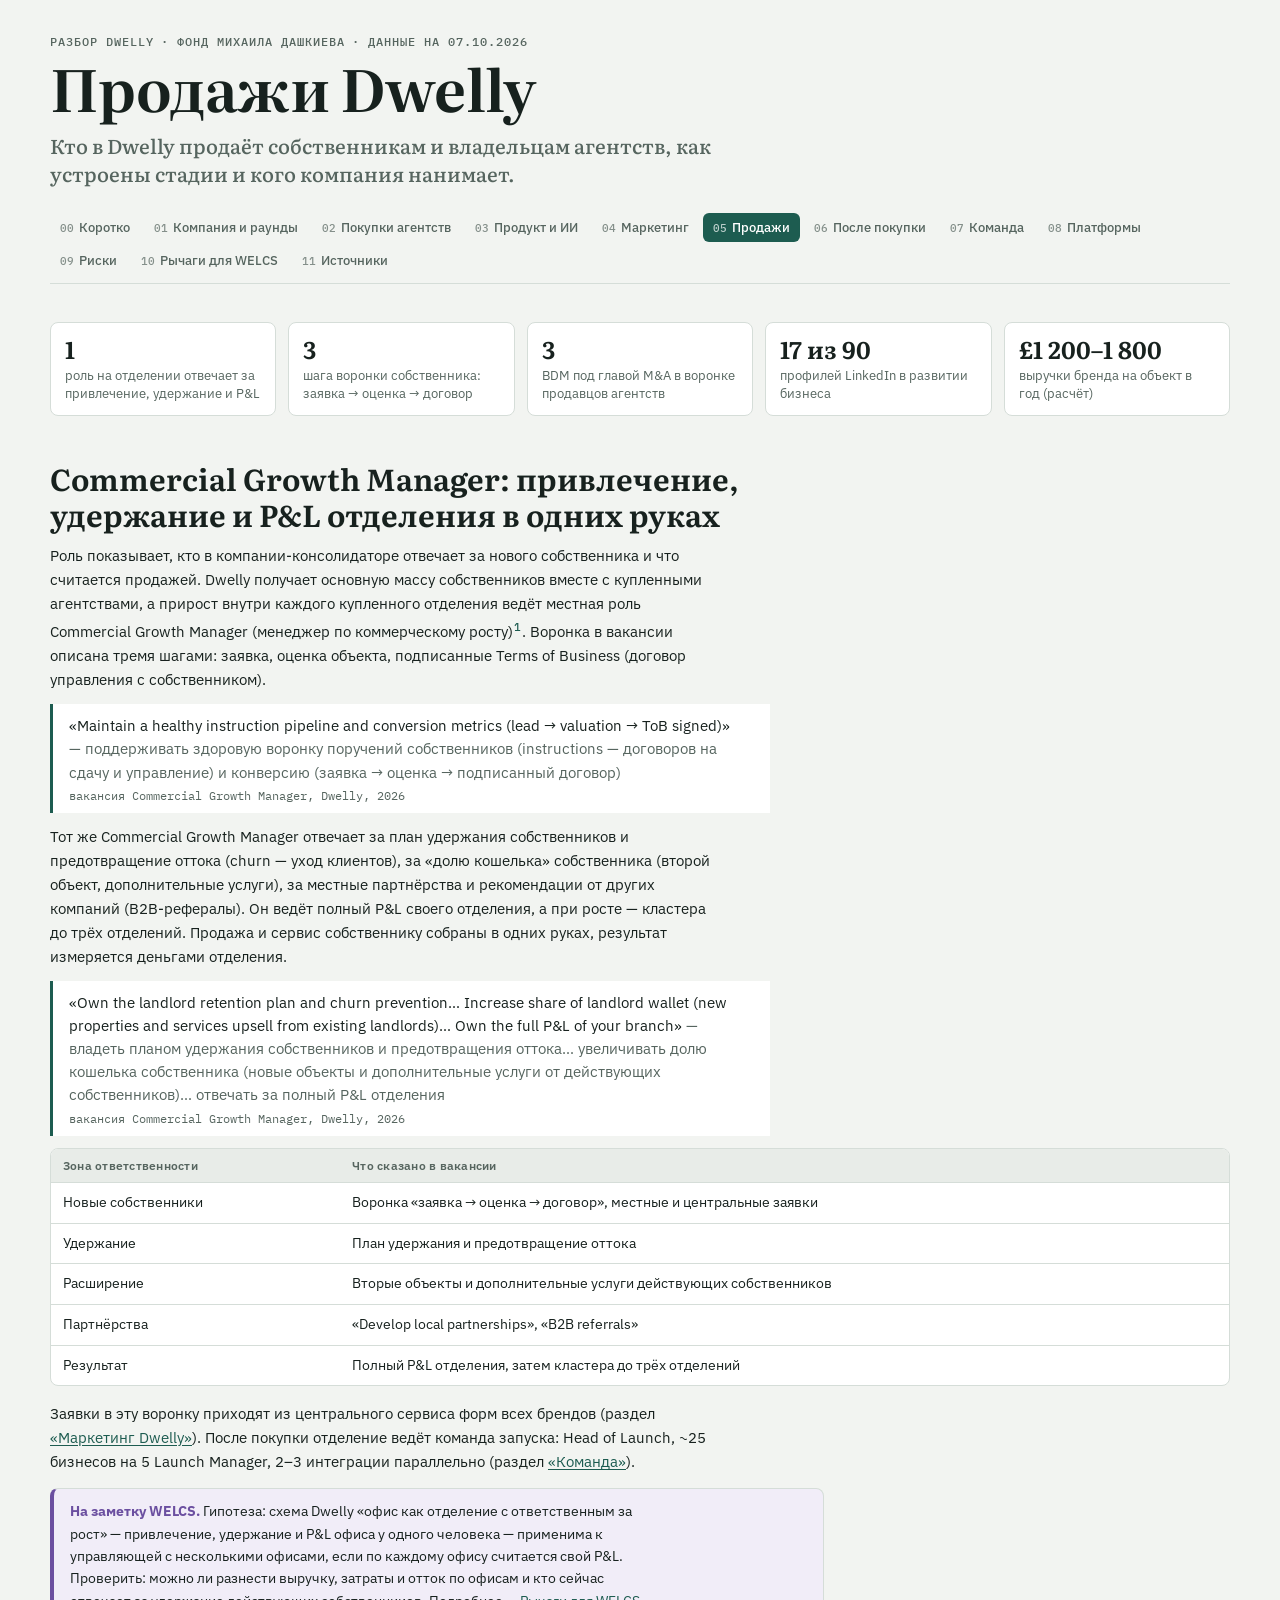
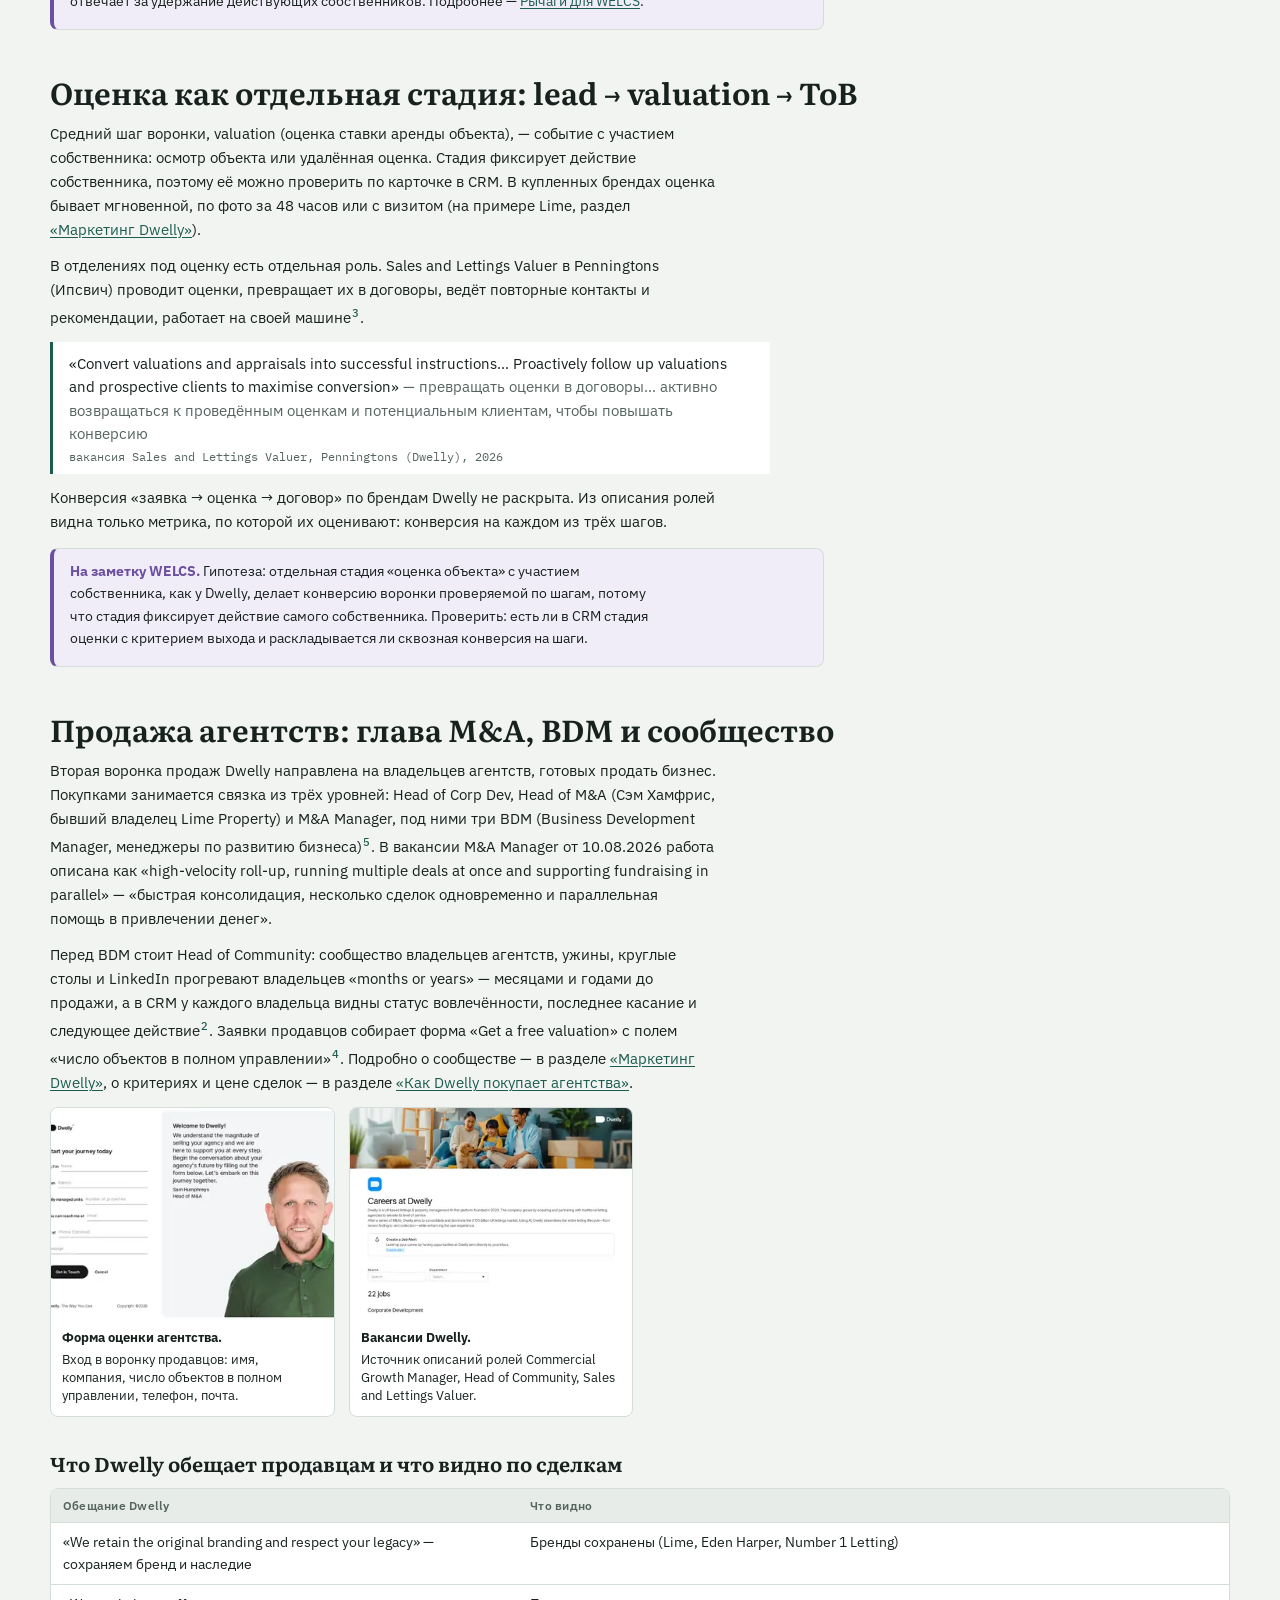
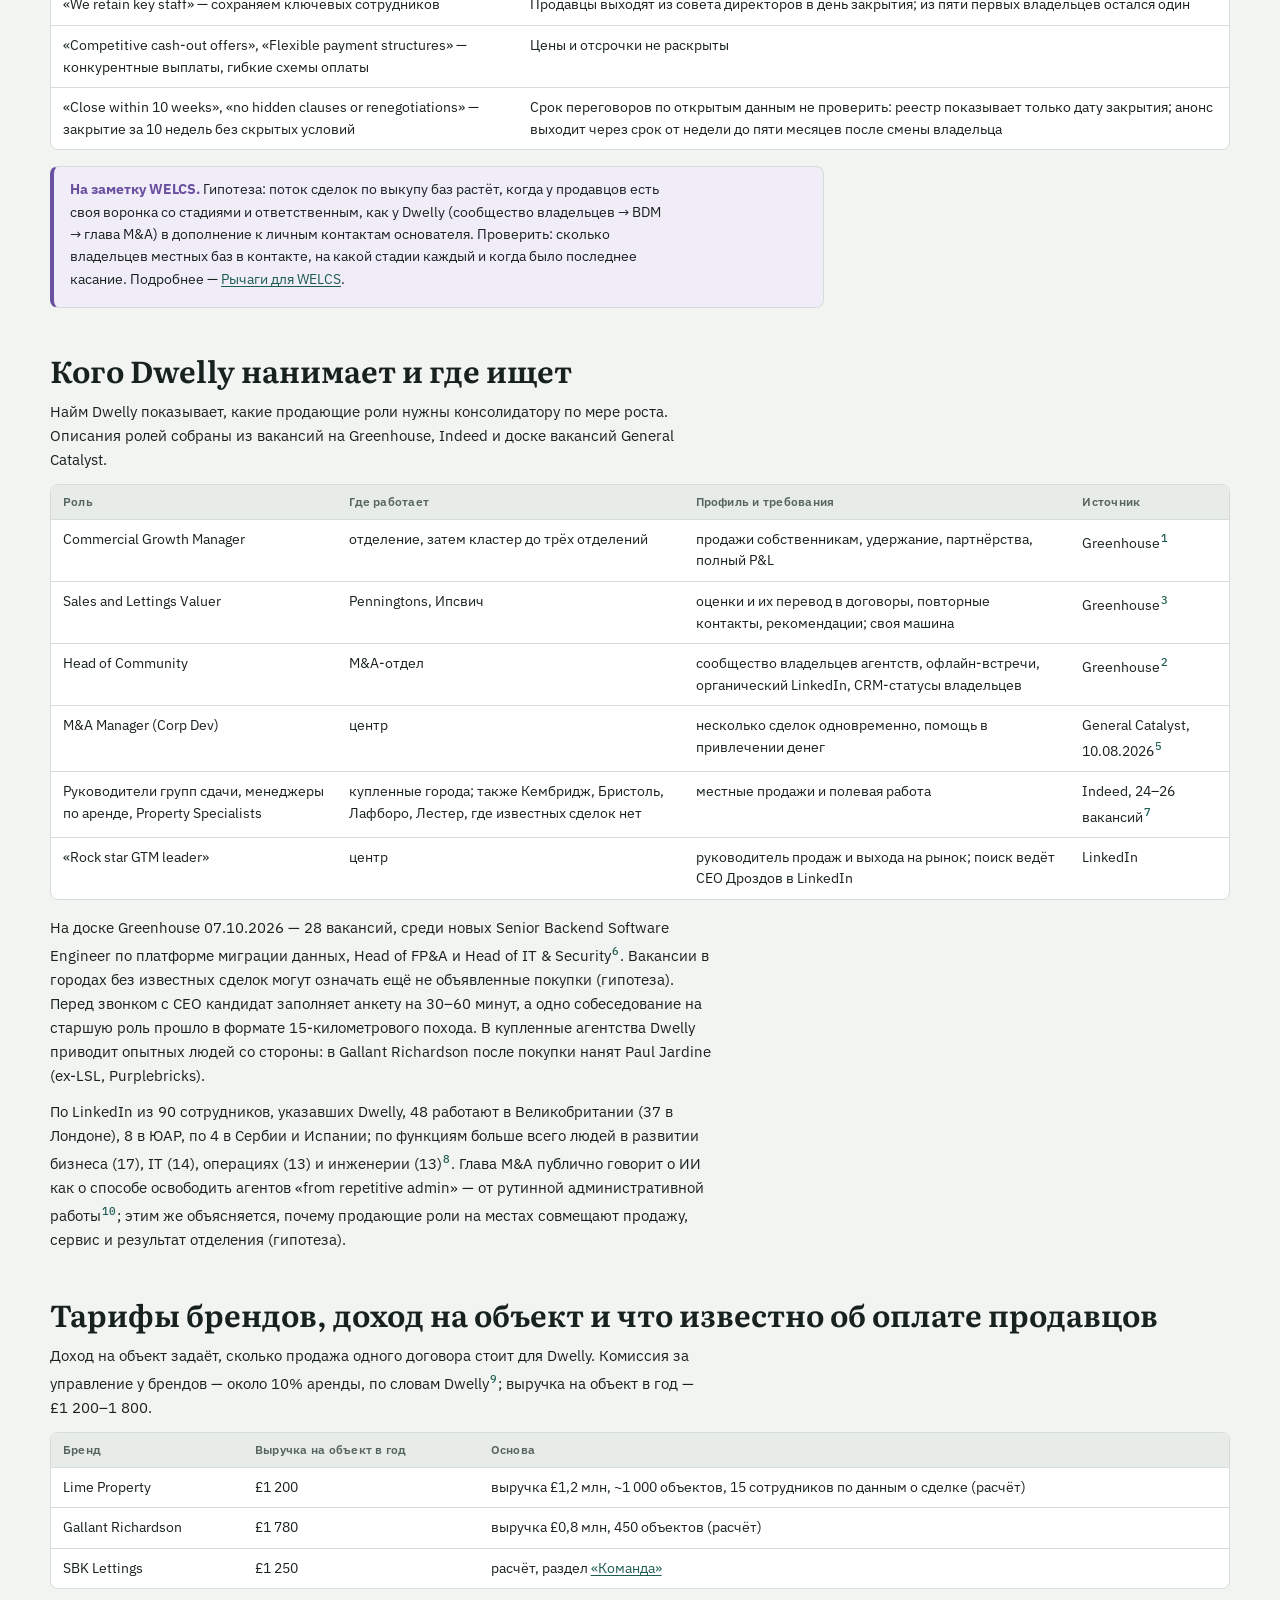
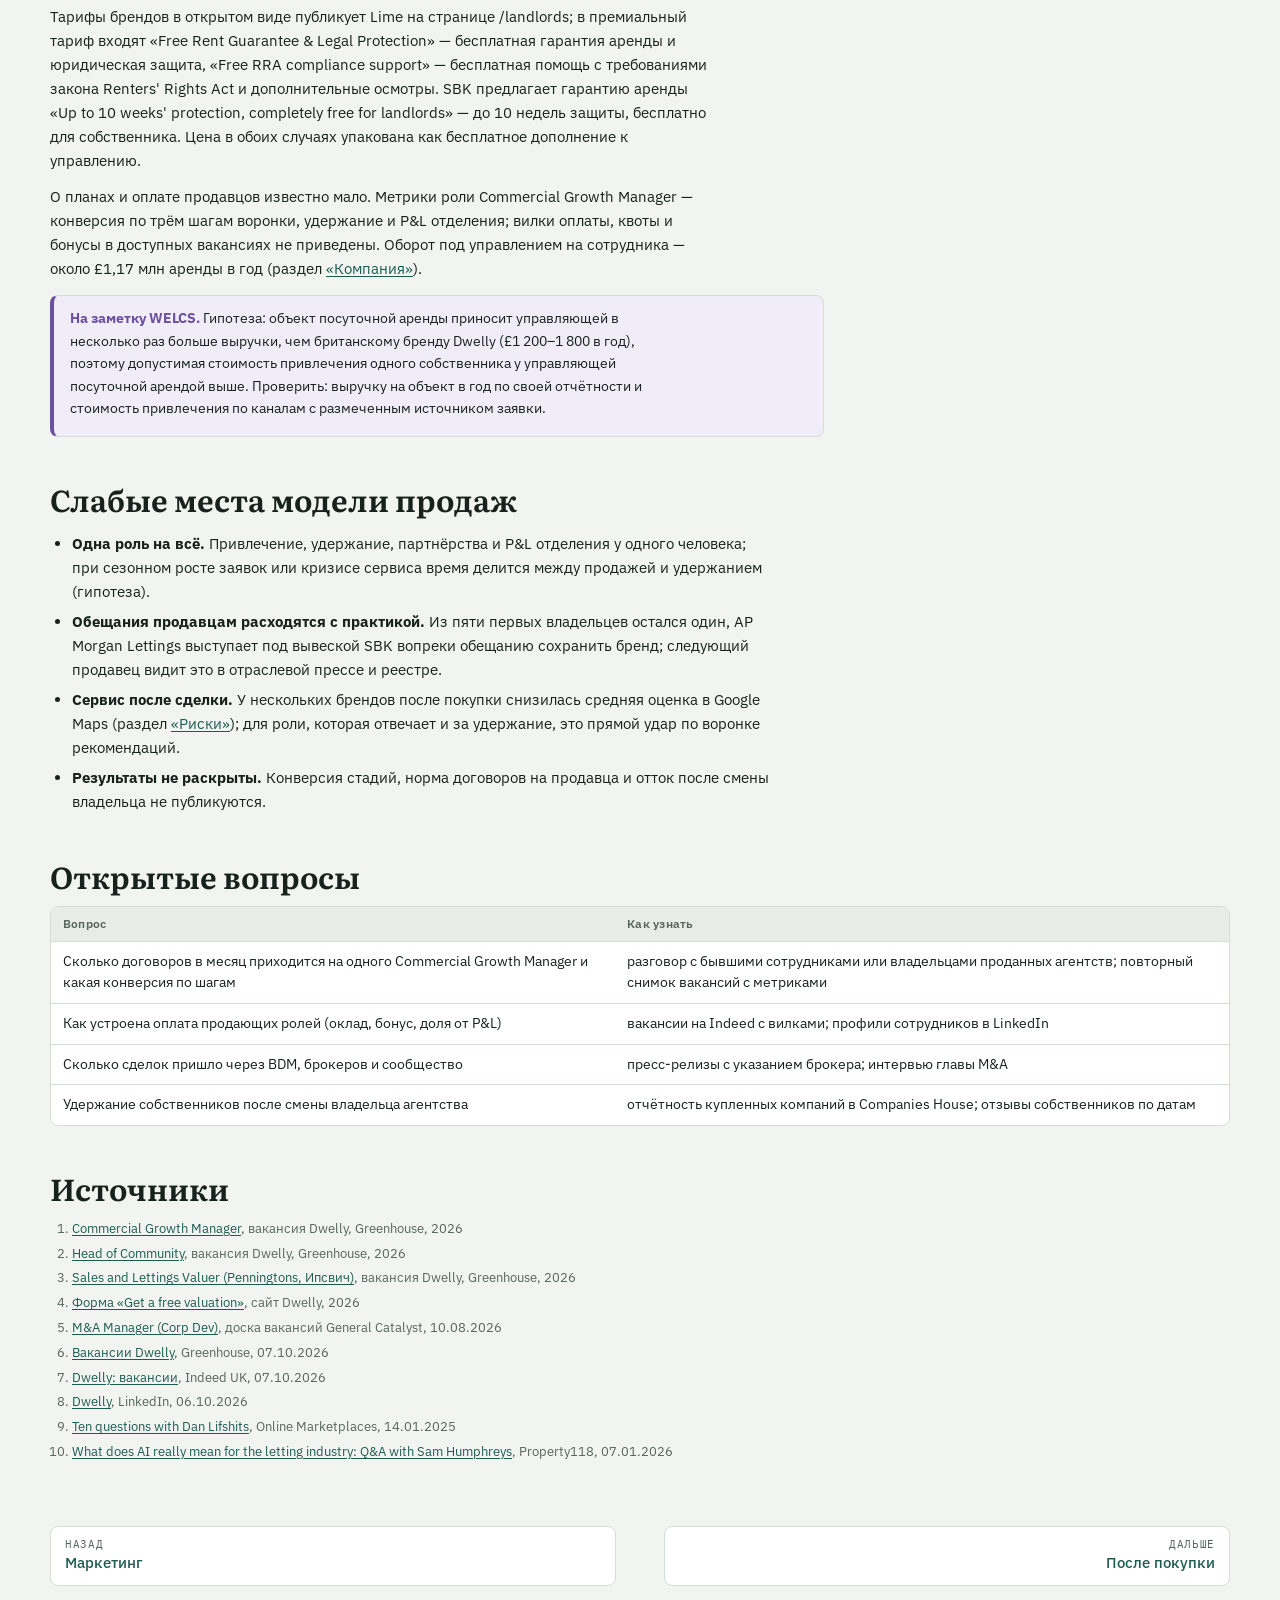
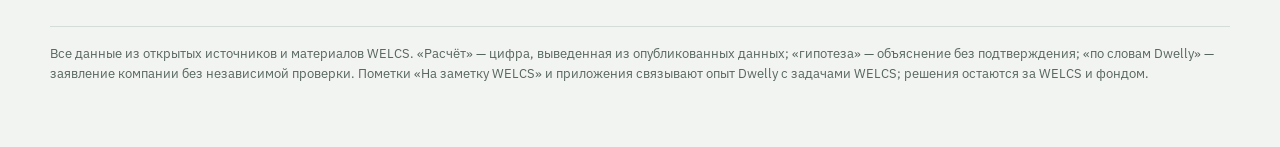
<file: prodazhi.html>
<!doctype html>
<html lang="ru">
<head>
<meta charset="utf-8">
<meta name="viewport" content="width=device-width, initial-scale=1, viewport-fit=cover">
<title>Продажи Dwelly · Dwelly</title>
<meta name="description" content="Кто в Dwelly продаёт собственникам и владельцам агентств, как устроены стадии и кого компания нанимает.">
<link rel="preconnect" href="https://fonts.googleapis.com">
<link rel="preconnect" href="https://fonts.gstatic.com" crossorigin>
<link rel="stylesheet" href="https://fonts.googleapis.com/css2?family=IBM+Plex+Mono:wght@400;500&family=IBM+Plex+Sans:ital,wght@0,400;0,500;0,600;1,400&family=Literata:opsz,wght@7..72,500;7..72,650&display=swap">
<link rel="stylesheet" href="assets/style.css">
</head>
<body>
<a class="skip" href="#main">К тексту</a>
<div class="wrap">
<header class="top">
<div class="eyebrow">Разбор Dwelly · Фонд Михаила Дашкиева · данные на 07.10.2026</div>
<h1>Продажи Dwelly</h1>
<p class="sub">Кто в Dwelly продаёт собственникам и владельцам агентств, как устроены стадии и кого компания нанимает.</p>
</header>
<nav class="site" aria-label="Разделы отчёта"><ul><li><a href="index.html"><span>00</span>Коротко</a></li><li><a href="kompaniya.html"><span>01</span>Компания и раунды</a></li><li><a href="pokupki.html"><span>02</span>Покупки агентств</a></li><li><a href="produkt.html"><span>03</span>Продукт и ИИ</a></li><li><a href="marketing.html"><span>04</span>Маркетинг</a></li><li><a href="prodazhi.html" aria-current="page"><span>05</span>Продажи</a></li><li><a href="uderzhanie.html"><span>06</span>После покупки</a></li><li><a href="komanda.html"><span>07</span>Команда</a></li><li><a href="platformy.html"><span>08</span>Платформы</a></li><li><a href="riski.html"><span>09</span>Риски</a></li><li><a href="rychagi.html"><span>10</span>Рычаги для WELCS</a></li><li><a href="istochniki.html"><span>11</span>Источники</a></li></ul></nav>
<main id="main" class="doc">
<div class="stats">
<div class="st"><b>1</b><span>роль на отделении отвечает за привлечение, удержание и P&amp;L</span></div>
<div class="st"><b>3</b><span>шага воронки собственника: заявка → оценка → договор</span></div>
<div class="st"><b>3</b><span>BDM под главой M&amp;A в воронке продавцов агентств</span></div>
<div class="st"><b>17 из 90</b><span>профилей LinkedIn в развитии бизнеса</span></div>
<div class="st"><b>£1 200–1 800</b><span>выручки бренда на объект в год (расчёт)</span></div>
</div>

<h2 id="prodazhi-rol">Commercial Growth Manager: привлечение, удержание и P&amp;L отделения в одних руках</h2>
<p>Роль показывает, кто в компании-консолидаторе отвечает за нового собственника и что считается продажей. Dwelly получает основную массу собственников вместе с купленными агентствами, а прирост внутри каждого купленного отделения ведёт местная роль Commercial Growth Manager (менеджер по коммерческому росту)<sup><a href="#prodazhi-s1">1</a></sup>. Воронка в вакансии описана тремя шагами: заявка, оценка объекта, подписанные Terms of Business (договор управления с собственником).</p>
<blockquote><p>«Maintain a healthy instruction pipeline and conversion metrics (lead → valuation → ToB signed)» <span class="tr">— поддерживать здоровую воронку поручений собственников (instructions — договоров на сдачу и управление) и конверсию (заявка → оценка → подписанный договор)</span></p><cite>вакансия Commercial Growth Manager, Dwelly, 2026</cite></blockquote>
<p>Тот же Commercial Growth Manager отвечает за план удержания собственников и предотвращение оттока (churn — уход клиентов), за «долю кошелька» собственника (второй объект, дополнительные услуги), за местные партнёрства и рекомендации от других компаний (B2B-рефералы). Он ведёт полный P&amp;L своего отделения, а при росте — кластера до трёх отделений. Продажа и сервис собственнику собраны в одних руках, результат измеряется деньгами отделения.</p>
<blockquote><p>«Own the landlord retention plan and churn prevention… Increase share of landlord wallet (new properties and services upsell from existing landlords)… Own the full P&amp;L of your branch» <span class="tr">— владеть планом удержания собственников и предотвращения оттока… увеличивать долю кошелька собственника (новые объекты и дополнительные услуги от действующих собственников)… отвечать за полный P&amp;L отделения</span></p><cite>вакансия Commercial Growth Manager, Dwelly, 2026</cite></blockquote>
<div class="tw"><table><thead><tr><th>Зона ответственности</th><th>Что сказано в вакансии</th></tr></thead><tbody>
<tr><td>Новые собственники</td><td>Воронка «заявка → оценка → договор», местные и центральные заявки</td></tr>
<tr><td>Удержание</td><td>План удержания и предотвращение оттока</td></tr>
<tr><td>Расширение</td><td>Вторые объекты и дополнительные услуги действующих собственников</td></tr>
<tr><td>Партнёрства</td><td>«Develop local partnerships», «B2B referrals»</td></tr>
<tr><td>Результат</td><td>Полный P&amp;L отделения, затем кластера до трёх отделений</td></tr>
</tbody></table></div>
<p>Заявки в эту воронку приходят из центрального сервиса форм всех брендов (раздел <a href="marketing.html#marketing-centr">«Маркетинг Dwelly»</a>). После покупки отделение ведёт команда запуска: Head of Launch, ~25 бизнесов на 5 Launch Manager, 2–3 интеграции параллельно (раздел <a href="komanda.html">«Команда»</a>).</p>
<aside class="welcs"><p><b>На заметку WELCS.</b> Гипотеза: схема Dwelly «офис как отделение с ответственным за рост» — привлечение, удержание и P&amp;L офиса у одного человека — применима к управляющей с несколькими офисами, если по каждому офису считается свой P&amp;L. Проверить: можно ли разнести выручку, затраты и отток по офисам и кто сейчас отвечает за удержание действующих собственников. Подробнее — <a href="rychagi.html">Рычаги для WELCS</a>.</p></aside>

<h2 id="prodazhi-ocenka">Оценка как отдельная стадия: lead → valuation → ToB</h2>
<p>Средний шаг воронки, valuation (оценка ставки аренды объекта), — событие с участием собственника: осмотр объекта или удалённая оценка. Стадия фиксирует действие собственника, поэтому её можно проверить по карточке в CRM. В купленных брендах оценка бывает мгновенной, по фото за 48 часов или с визитом (на примере Lime, раздел <a href="marketing.html#marketing-magnity">«Маркетинг Dwelly»</a>).</p>
<p>В отделениях под оценку есть отдельная роль. Sales and Lettings Valuer в Penningtons (Ипсвич) проводит оценки, превращает их в договоры, ведёт повторные контакты и рекомендации, работает на своей машине<sup><a href="#prodazhi-s3">3</a></sup>.</p>
<blockquote><p>«Convert valuations and appraisals into successful instructions… Proactively follow up valuations and prospective clients to maximise conversion» <span class="tr">— превращать оценки в договоры… активно возвращаться к проведённым оценкам и потенциальным клиентам, чтобы повышать конверсию</span></p><cite>вакансия Sales and Lettings Valuer, Penningtons (Dwelly), 2026</cite></blockquote>
<p>Конверсия «заявка → оценка → договор» по брендам Dwelly не раскрыта. Из описания ролей видна только метрика, по которой их оценивают: конверсия на каждом из трёх шагов.</p>
<aside class="welcs"><p><b>На заметку WELCS.</b> Гипотеза: отдельная стадия «оценка объекта» с участием собственника, как у Dwelly, делает конверсию воронки проверяемой по шагам, потому что стадия фиксирует действие самого собственника. Проверить: есть ли в CRM стадия оценки с критерием выхода и раскладывается ли сквозная конверсия на шаги.</p></aside>

<h2 id="prodazhi-ma">Продажа агентств: глава M&amp;A, BDM и сообщество</h2>
<p>Вторая воронка продаж Dwelly направлена на владельцев агентств, готовых продать бизнес. Покупками занимается связка из трёх уровней: Head of Corp Dev, Head of M&amp;A (Сэм Хамфрис, бывший владелец Lime Property) и M&amp;A Manager, под ними три BDM (Business Development Manager, менеджеры по развитию бизнеса)<sup><a href="#prodazhi-s5">5</a></sup>. В вакансии M&amp;A Manager от 10.08.2026 работа описана как «high-velocity roll-up, running multiple deals at once and supporting fundraising in parallel» <span class="tr">— «быстрая консолидация, несколько сделок одновременно и параллельная помощь в привлечении денег»</span>.</p>
<p>Перед BDM стоит Head of Community: сообщество владельцев агентств, ужины, круглые столы и LinkedIn прогревают владельцев «months or years» <span class="tr">— месяцами и годами</span> до продажи, а в CRM у каждого владельца видны статус вовлечённости, последнее касание и следующее действие<sup><a href="#prodazhi-s2">2</a></sup>. Заявки продавцов собирает форма «Get a free valuation» с полем «число объектов в полном управлении»<sup><a href="#prodazhi-s4">4</a></sup>. Подробно о сообществе — в разделе <a href="marketing.html#marketing-soobshchestvo">«Маркетинг Dwelly»</a>, о критериях и цене сделок — в разделе <a href="pokupki.html">«Как Dwelly покупает агентства»</a>.</p>
<div class="gal">
<figure><a href="img/dw_form.webp"><img src="img/dw_form_s.webp" alt="Форма оценки агентства на сайте Dwelly" loading="lazy" width="400" height="300"></a><figcaption><b>Форма оценки агентства.</b> Вход в воронку продавцов: имя, компания, число объектов в полном управлении, телефон, почта.</figcaption></figure>
<figure><a href="img/ex_greenhouse.webp"><img src="img/ex_greenhouse_s.webp" alt="Страница вакансий Dwelly на Greenhouse" loading="lazy" width="400" height="300"></a><figcaption><b>Вакансии Dwelly.</b> Источник описаний ролей Commercial Growth Manager, Head of Community, Sales and Lettings Valuer.</figcaption></figure>
</div>
<h3>Что Dwelly обещает продавцам и что видно по сделкам</h3>
<div class="tw"><table class="wide"><thead><tr><th>Обещание Dwelly</th><th>Что видно</th></tr></thead><tbody>
<tr><td>«We retain the original branding and respect your legacy» <span class="tr">— сохраняем бренд и наследие</span></td><td>Бренды сохранены (Lime, Eden Harper, Number 1 Letting)</td></tr>
<tr><td>«We retain key staff» <span class="tr">— сохраняем ключевых сотрудников</span></td><td>Продавцы выходят из совета директоров в день закрытия; из пяти первых владельцев остался один</td></tr>
<tr><td>«Competitive cash-out offers», «Flexible payment structures» <span class="tr">— конкурентные выплаты, гибкие схемы оплаты</span></td><td>Цены и отсрочки не раскрыты</td></tr>
<tr><td>«Close within 10 weeks», «no hidden clauses or renegotiations» <span class="tr">— закрытие за 10 недель без скрытых условий</span></td><td>Срок переговоров по открытым данным не проверить: реестр показывает только дату закрытия; анонс выходит через срок от недели до пяти месяцев после смены владельца</td></tr>
</tbody></table></div>
<aside class="welcs"><p><b>На заметку WELCS.</b> Гипотеза: поток сделок по выкупу баз растёт, когда у продавцов есть своя воронка со стадиями и ответственным, как у Dwelly (сообщество владельцев → BDM → глава M&amp;A) в дополнение к личным контактам основателя. Проверить: сколько владельцев местных баз в контакте, на какой стадии каждый и когда было последнее касание. Подробнее — <a href="rychagi.html">Рычаги для WELCS</a>.</p></aside>

<h2 id="prodazhi-naym">Кого Dwelly нанимает и где ищет</h2>
<p>Найм Dwelly показывает, какие продающие роли нужны консолидатору по мере роста. Описания ролей собраны из вакансий на Greenhouse, Indeed и доске вакансий General Catalyst.</p>
<div class="tw"><table class="wide"><thead><tr><th>Роль</th><th>Где работает</th><th>Профиль и требования</th><th>Источник</th></tr></thead><tbody>
<tr><td>Commercial Growth Manager</td><td>отделение, затем кластер до трёх отделений</td><td>продажи собственникам, удержание, партнёрства, полный P&amp;L</td><td>Greenhouse<sup><a href="#prodazhi-s1">1</a></sup></td></tr>
<tr><td>Sales and Lettings Valuer</td><td>Penningtons, Ипсвич</td><td>оценки и их перевод в договоры, повторные контакты, рекомендации; своя машина</td><td>Greenhouse<sup><a href="#prodazhi-s3">3</a></sup></td></tr>
<tr><td>Head of Community</td><td>M&amp;A-отдел</td><td>сообщество владельцев агентств, офлайн-встречи, органический LinkedIn, CRM-статусы владельцев</td><td>Greenhouse<sup><a href="#prodazhi-s2">2</a></sup></td></tr>
<tr><td>M&amp;A Manager (Corp Dev)</td><td>центр</td><td>несколько сделок одновременно, помощь в привлечении денег</td><td>General Catalyst, 10.08.2026<sup><a href="#prodazhi-s5">5</a></sup></td></tr>
<tr><td>Руководители групп сдачи, менеджеры по аренде, Property Specialists</td><td>купленные города; также Кембридж, Бристоль, Лафборо, Лестер, где известных сделок нет</td><td>местные продажи и полевая работа</td><td>Indeed, 24–26 вакансий<sup><a href="#prodazhi-s7">7</a></sup></td></tr>
<tr><td>«Rock star GTM leader»</td><td>центр</td><td>руководитель продаж и выхода на рынок; поиск ведёт CEO Дроздов в LinkedIn</td><td>LinkedIn</td></tr>
</tbody></table></div>
<p>На доске Greenhouse 07.10.2026 — 28 вакансий, среди новых Senior Backend Software Engineer по платформе миграции данных, Head of FP&amp;A и Head of IT &amp; Security<sup><a href="#prodazhi-s6">6</a></sup>. Вакансии в городах без известных сделок могут означать ещё не объявленные покупки (гипотеза). Перед звонком с CEO кандидат заполняет анкету на 30–60 минут, а одно собеседование на старшую роль прошло в формате 15-километрового похода. В купленные агентства Dwelly приводит опытных людей со стороны: в Gallant Richardson после покупки нанят Paul Jardine (ex-LSL, Purplebricks).</p>
<p>По LinkedIn из 90 сотрудников, указавших Dwelly, 48 работают в Великобритании (37 в Лондоне), 8 в ЮАР, по 4 в Сербии и Испании; по функциям больше всего людей в развитии бизнеса (17), IT (14), операциях (13) и инженерии (13)<sup><a href="#prodazhi-s8">8</a></sup>. Глава M&amp;A публично говорит о ИИ как о способе освободить агентов «from repetitive admin» <span class="tr">— от рутинной административной работы</span><sup><a href="#prodazhi-s10">10</a></sup>; этим же объясняется, почему продающие роли на местах совмещают продажу, сервис и результат отделения (гипотеза).</p>

<h2 id="prodazhi-dengi">Тарифы брендов, доход на объект и что известно об оплате продавцов</h2>
<p>Доход на объект задаёт, сколько продажа одного договора стоит для Dwelly. Комиссия за управление у брендов — около 10% аренды, по словам Dwelly<sup><a href="#prodazhi-s9">9</a></sup>; выручка на объект в год — £1 200–1 800.</p>
<div class="tw"><table><thead><tr><th>Бренд</th><th>Выручка на объект в год</th><th>Основа</th></tr></thead><tbody>
<tr><td>Lime Property</td><td>£1 200</td><td>выручка £1,2 млн, ~1 000 объектов, 15 сотрудников по данным о сделке (расчёт)</td></tr>
<tr><td>Gallant Richardson</td><td>£1 780</td><td>выручка £0,8 млн, 450 объектов (расчёт)</td></tr>
<tr><td>SBK Lettings</td><td>£1 250</td><td>расчёт, раздел <a href="komanda.html">«Команда»</a></td></tr>
</tbody></table></div>
<p>Тарифы брендов в открытом виде публикует Lime на странице /landlords; в премиальный тариф входят «Free Rent Guarantee &amp; Legal Protection» <span class="tr">— бесплатная гарантия аренды и юридическая защита</span>, «Free RRA compliance support» <span class="tr">— бесплатная помощь с требованиями закона Renters' Rights Act</span> и дополнительные осмотры. SBK предлагает гарантию аренды «Up to 10 weeks' protection, completely free for landlords» <span class="tr">— до 10 недель защиты, бесплатно для собственника</span>. Цена в обоих случаях упакована как бесплатное дополнение к управлению.</p>
<p>О планах и оплате продавцов известно мало. Метрики роли Commercial Growth Manager — конверсия по трём шагам воронки, удержание и P&amp;L отделения; вилки оплаты, квоты и бонусы в доступных вакансиях не приведены. Оборот под управлением на сотрудника — около £1,17 млн аренды в год (раздел <a href="kompaniya.html">«Компания»</a>).</p>
<aside class="welcs"><p><b>На заметку WELCS.</b> Гипотеза: объект посуточной аренды приносит управляющей в несколько раз больше выручки, чем британскому бренду Dwelly (£1 200–1 800 в год), поэтому допустимая стоимость привлечения одного собственника у управляющей посуточной арендой выше. Проверить: выручку на объект в год по своей отчётности и стоимость привлечения по каналам с размеченным источником заявки.</p></aside>

<h2 id="prodazhi-slabye">Слабые места модели продаж</h2>
<ul>
<li><b>Одна роль на всё.</b> Привлечение, удержание, партнёрства и P&amp;L отделения у одного человека; при сезонном росте заявок или кризисе сервиса время делится между продажей и удержанием (гипотеза).</li>
<li><b>Обещания продавцам расходятся с практикой.</b> Из пяти первых владельцев остался один, AP Morgan Lettings выступает под вывеской SBK вопреки обещанию сохранить бренд; следующий продавец видит это в отраслевой прессе и реестре.</li>
<li><b>Сервис после сделки.</b> У нескольких брендов после покупки снизилась средняя оценка в Google Maps (раздел <a href="riski.html">«Риски»</a>); для роли, которая отвечает и за удержание, это прямой удар по воронке рекомендаций.</li>
<li><b>Результаты не раскрыты.</b> Конверсия стадий, норма договоров на продавца и отток после смены владельца не публикуются.</li>
</ul>

<h2 id="prodazhi-voprosy">Открытые вопросы</h2>
<div class="tw"><table><thead><tr><th>Вопрос</th><th>Как узнать</th></tr></thead><tbody>
<tr><td>Сколько договоров в месяц приходится на одного Commercial Growth Manager и какая конверсия по шагам</td><td>разговор с бывшими сотрудниками или владельцами проданных агентств; повторный снимок вакансий с метриками</td></tr>
<tr><td>Как устроена оплата продающих ролей (оклад, бонус, доля от P&amp;L)</td><td>вакансии на Indeed с вилками; профили сотрудников в LinkedIn</td></tr>
<tr><td>Сколько сделок пришло через BDM, брокеров и сообщество</td><td>пресс-релизы с указанием брокера; интервью главы M&amp;A</td></tr>
<tr><td>Удержание собственников после смены владельца агентства</td><td>отчётность купленных компаний в Companies House; отзывы собственников по датам</td></tr>
</tbody></table></div>

<h2 id="prodazhi-istochniki">Источники</h2>
<ol class="src">
<li id="prodazhi-s1"><a href="https://job-boards.eu.greenhouse.io/dwelly/jobs/4889402101">Commercial Growth Manager</a>, вакансия Dwelly, Greenhouse, 2026</li>
<li id="prodazhi-s2"><a href="https://job-boards.eu.greenhouse.io/dwelly/jobs/4947970101">Head of Community</a>, вакансия Dwelly, Greenhouse, 2026</li>
<li id="prodazhi-s3"><a href="https://job-boards.eu.greenhouse.io/dwelly/jobs/4977011101">Sales and Lettings Valuer (Penningtons, Ипсвич)</a>, вакансия Dwelly, Greenhouse, 2026</li>
<li id="prodazhi-s4"><a href="https://dwelly.group/form">Форма «Get a free valuation»</a>, сайт Dwelly, 2026</li>
<li id="prodazhi-s5"><a href="https://jobs.generalcatalyst.com/companies/dwelly-2-22849848-70d5-4f25-848d-2ca101fd821d/jobs/89435558-m-a-manager-corp-dev">M&amp;A Manager (Corp Dev)</a>, доска вакансий General Catalyst, 10.08.2026</li>
<li id="prodazhi-s6"><a href="https://job-boards.greenhouse.io/dwelly">Вакансии Dwelly</a>, Greenhouse, 07.10.2026</li>
<li id="prodazhi-s7"><a href="https://uk.indeed.com/cmp/Dwelly/jobs">Dwelly: вакансии</a>, Indeed UK, 07.10.2026</li>
<li id="prodazhi-s8"><a href="https://www.linkedin.com/company/dwellygroup">Dwelly</a>, LinkedIn, 06.10.2026</li>
<li id="prodazhi-s9"><a href="https://www.onlinemarketplaces.com/articles/ten-questions-with-dan-lifshits-co-founder-coo-of-dwelly/">Ten questions with Dan Lifshits</a>, Online Marketplaces, 14.01.2025</li>
<li id="prodazhi-s10"><a href="https://www.property118.com/what-does-ai-really-mean-for-the-letting-industry-qa-with-sam-humphreys-head-of-ma-at-dwelly/">What does AI really mean for the letting industry: Q&amp;A with Sam Humphreys</a>, Property118, 07.01.2026</li>
</ol>

</main>
<nav class="pn"><a class="prev" href="marketing.html"><small>Назад</small>Маркетинг</a><a class="next" href="uderzhanie.html"><small>Дальше</small>После покупки</a></nav>
<footer class="end">Все данные из открытых источников и материалов WELCS. «Расчёт» — цифра, выведенная из опубликованных данных; «гипотеза» — объяснение без подтверждения; «по словам Dwelly» — заявление компании без независимой проверки. Пометки «На заметку WELCS» и приложения связывают опыт Dwelly с задачами WELCS; решения остаются за WELCS и фондом.</footer>
</div>
<script src="assets/app.js" defer></script>
</body>
</html>
</file>
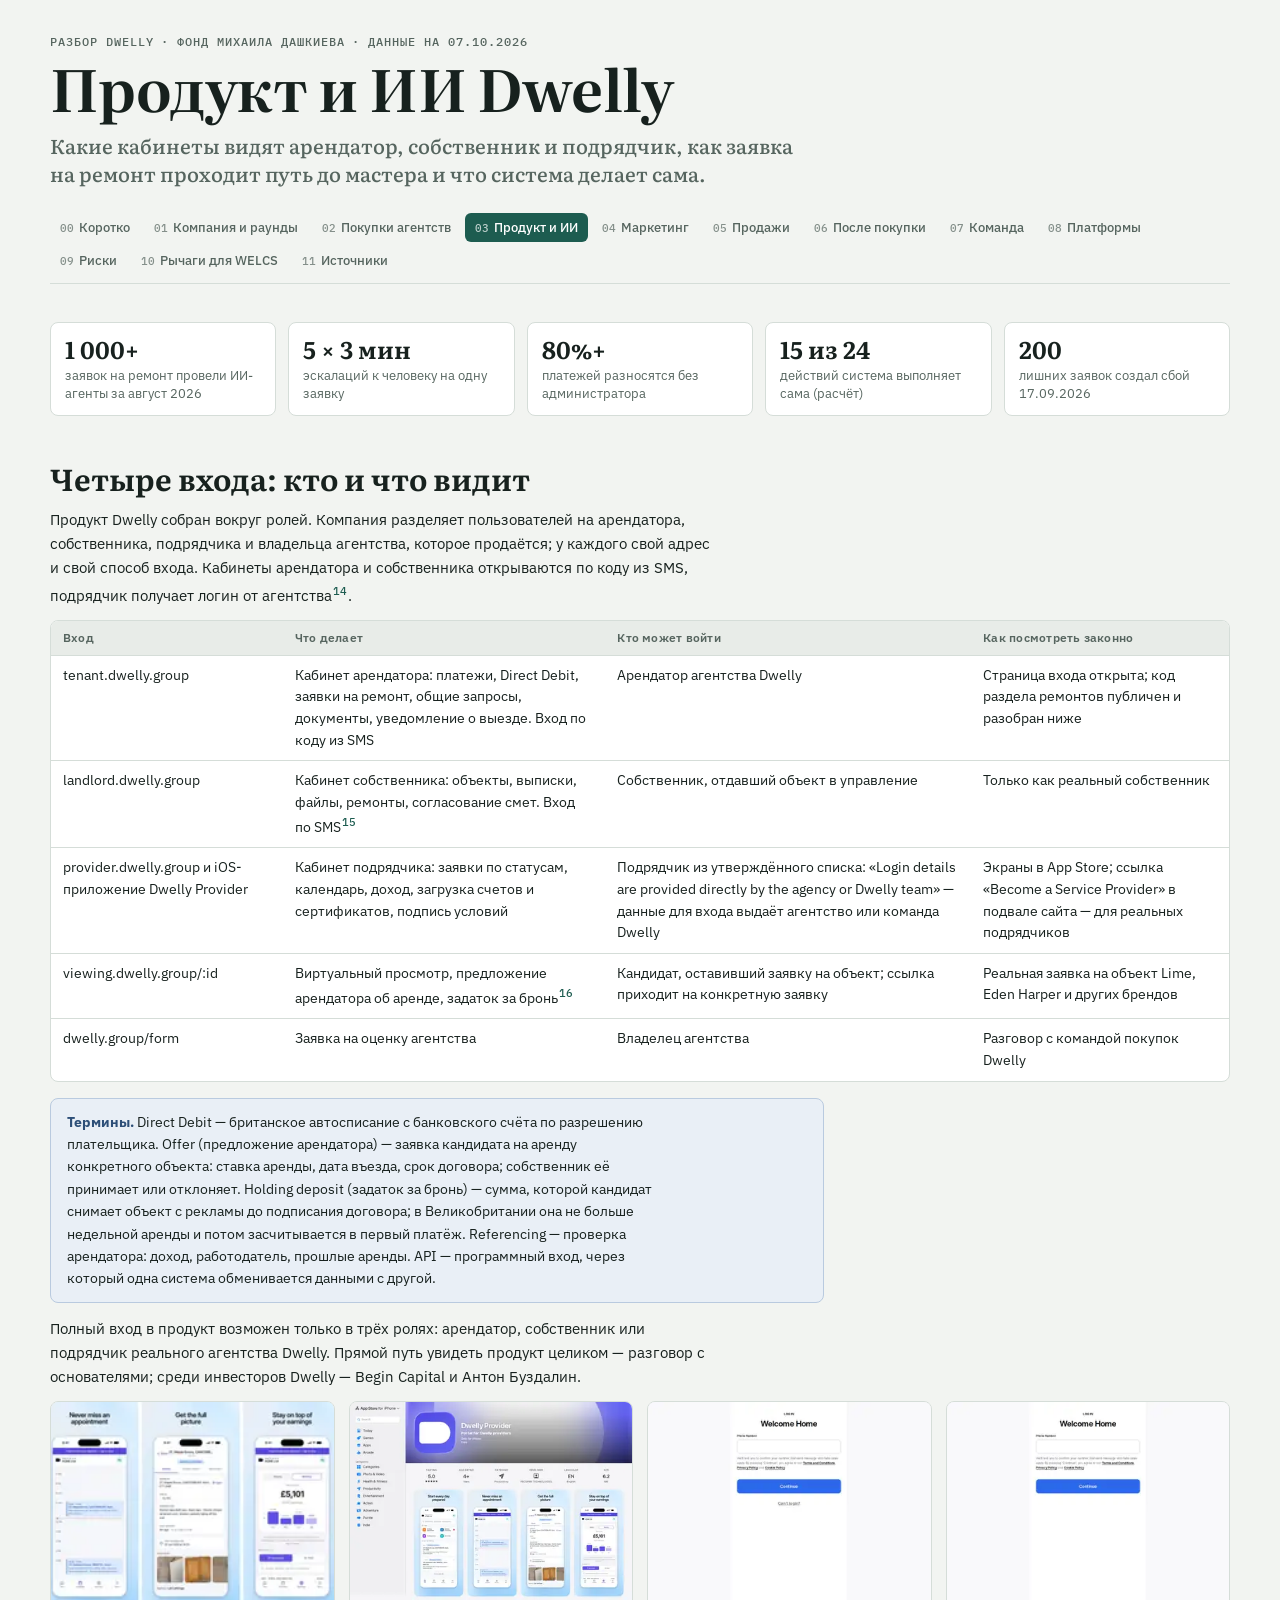
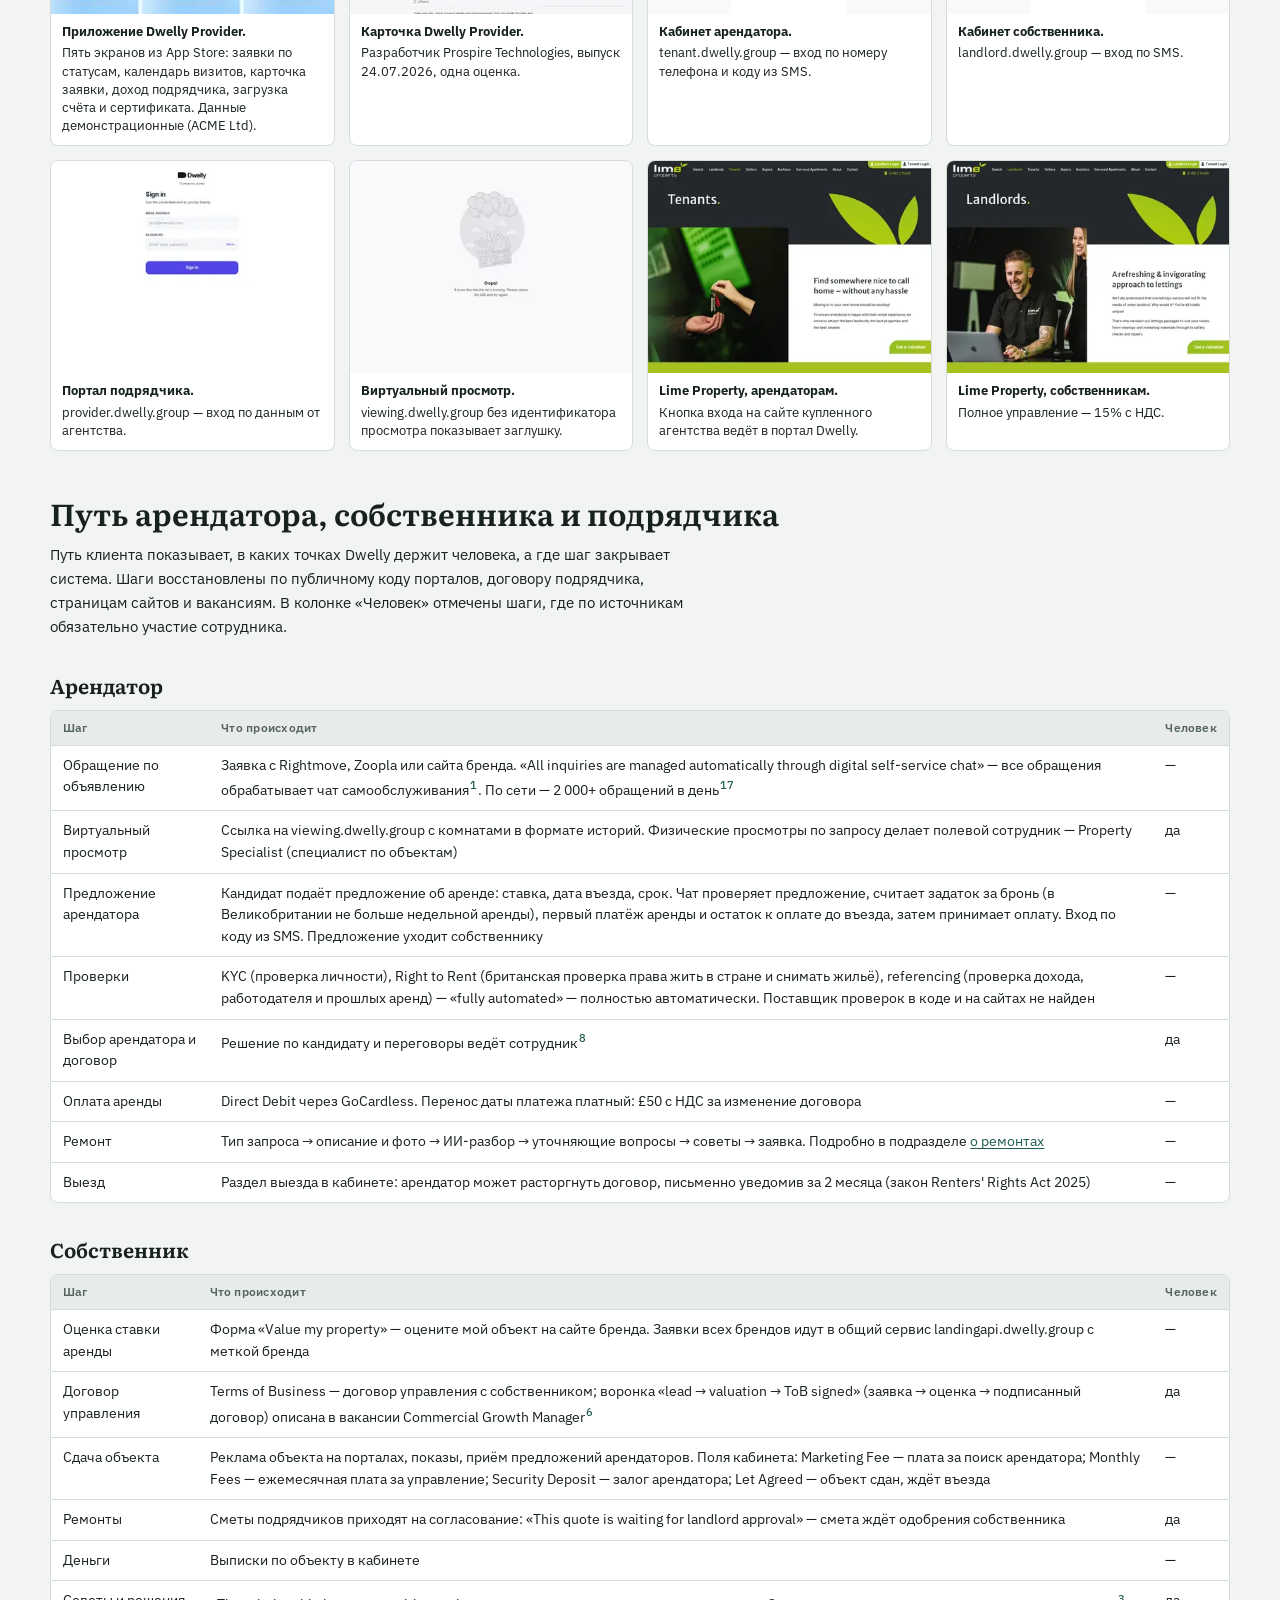
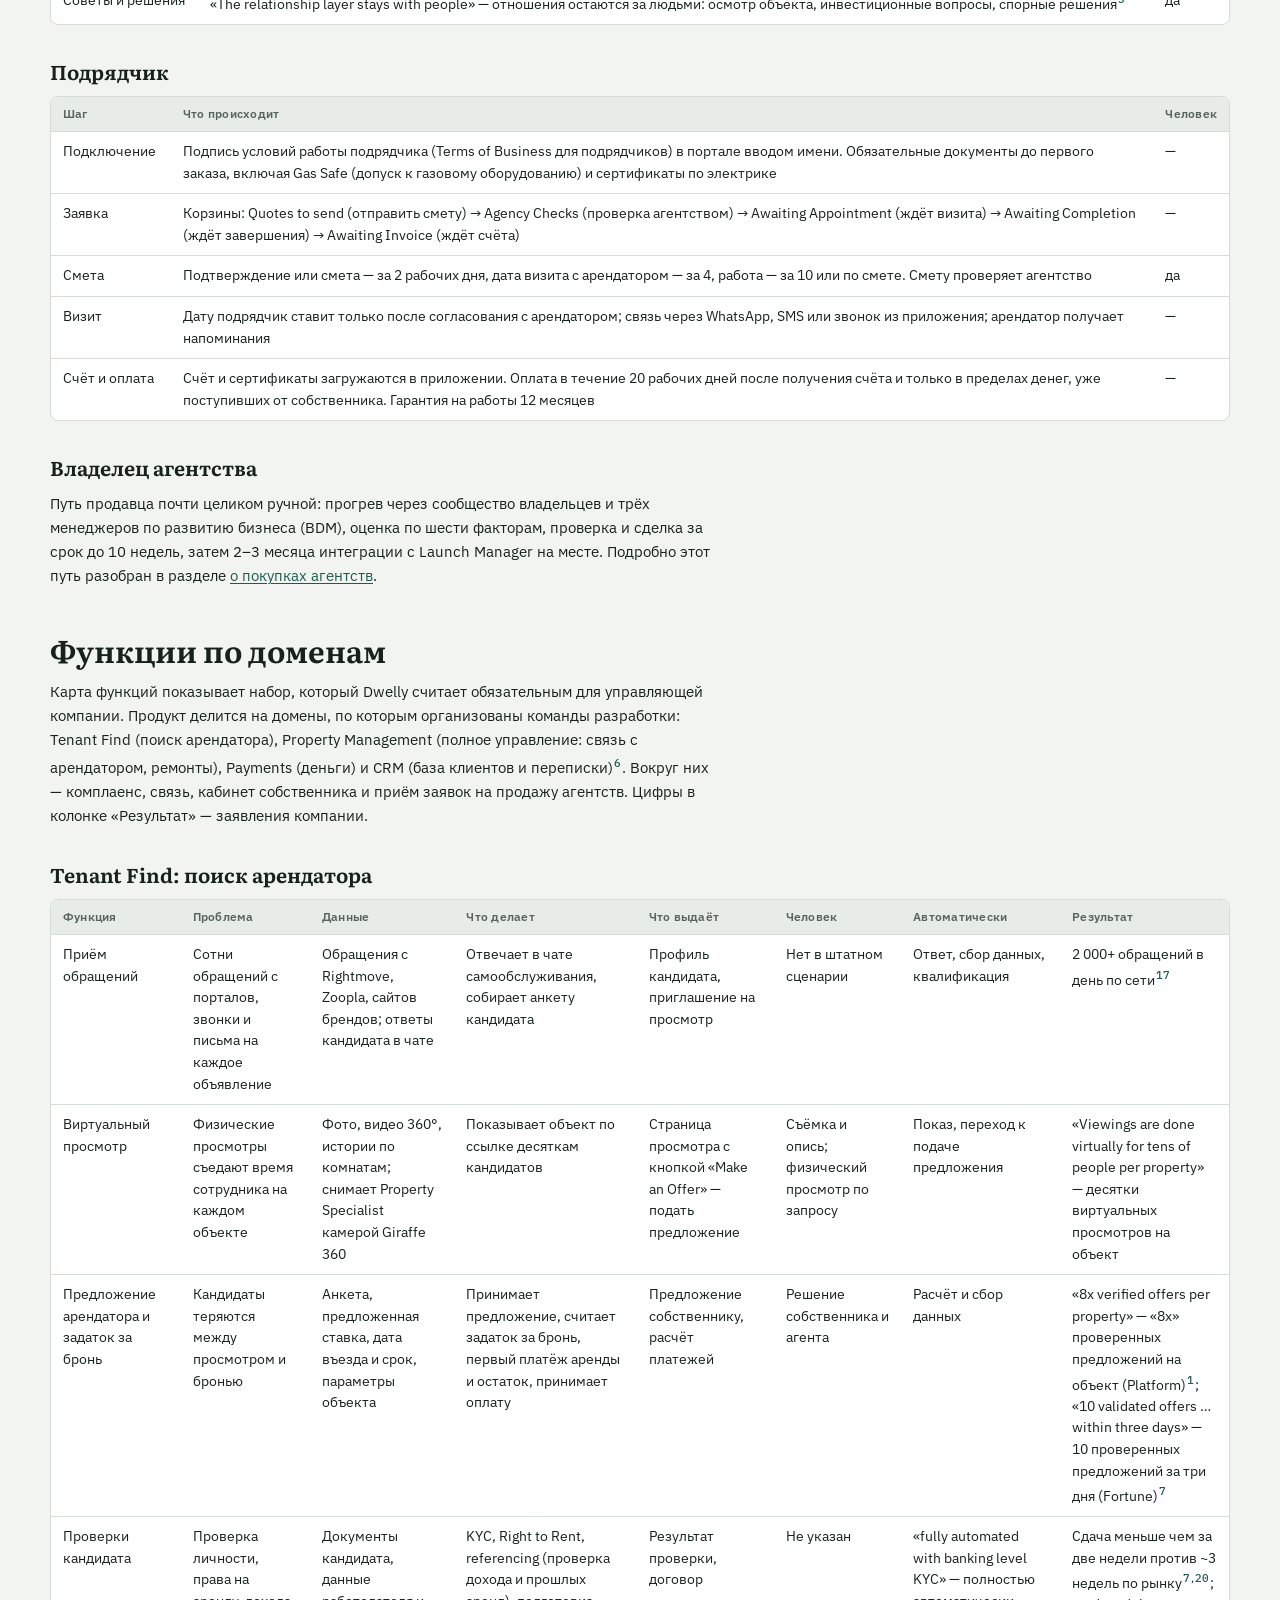
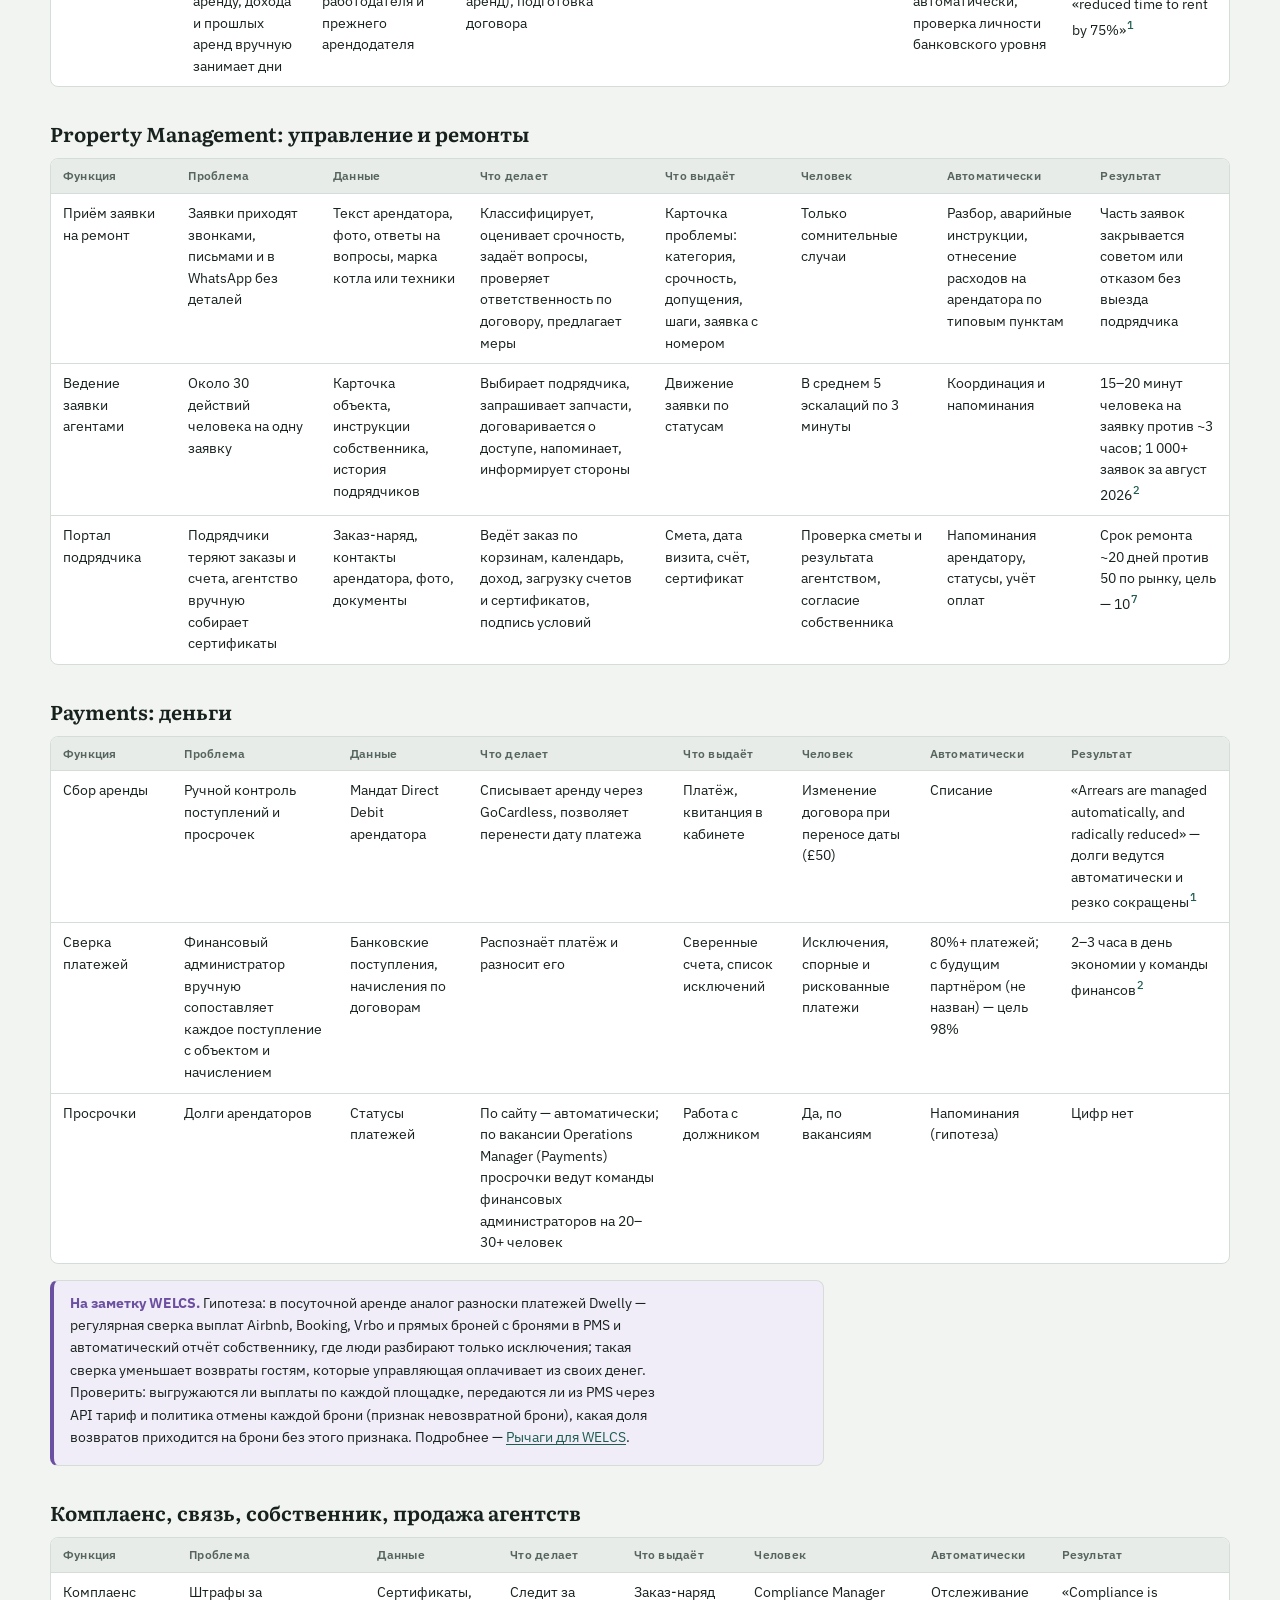
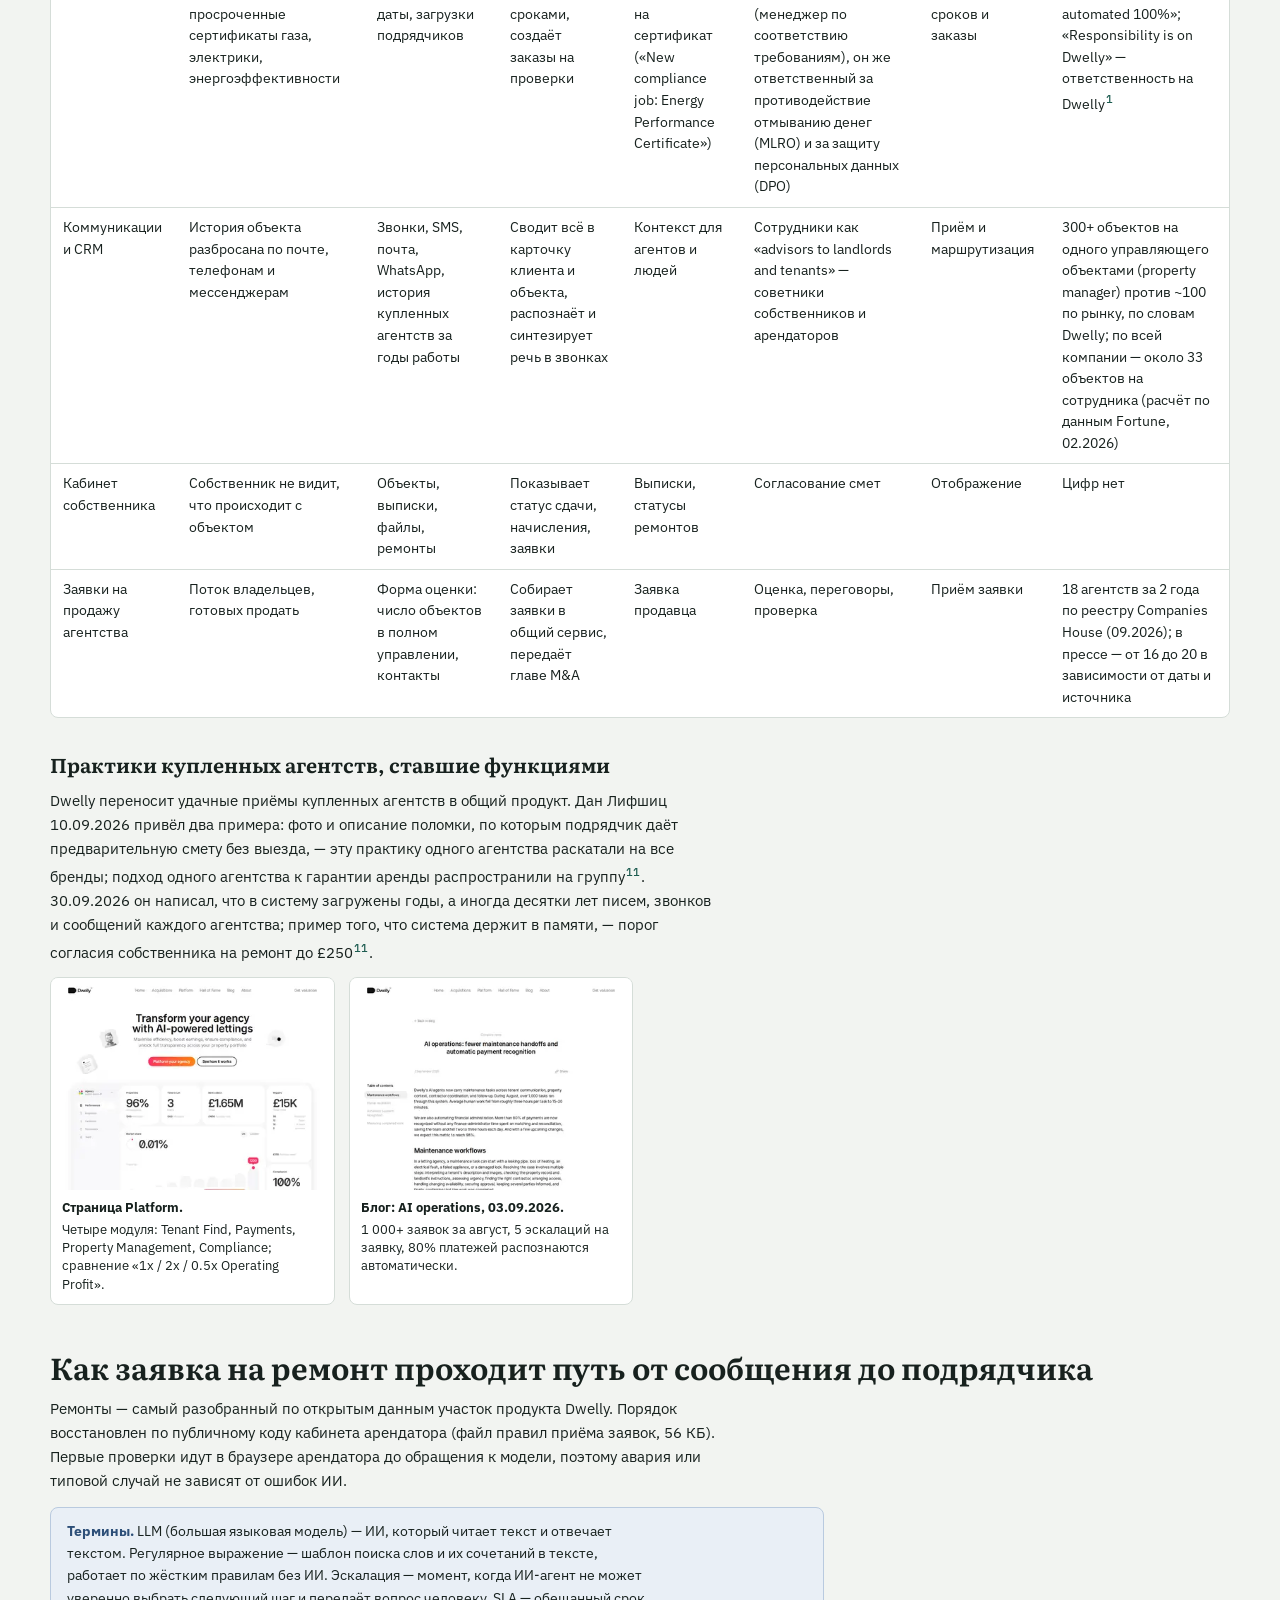
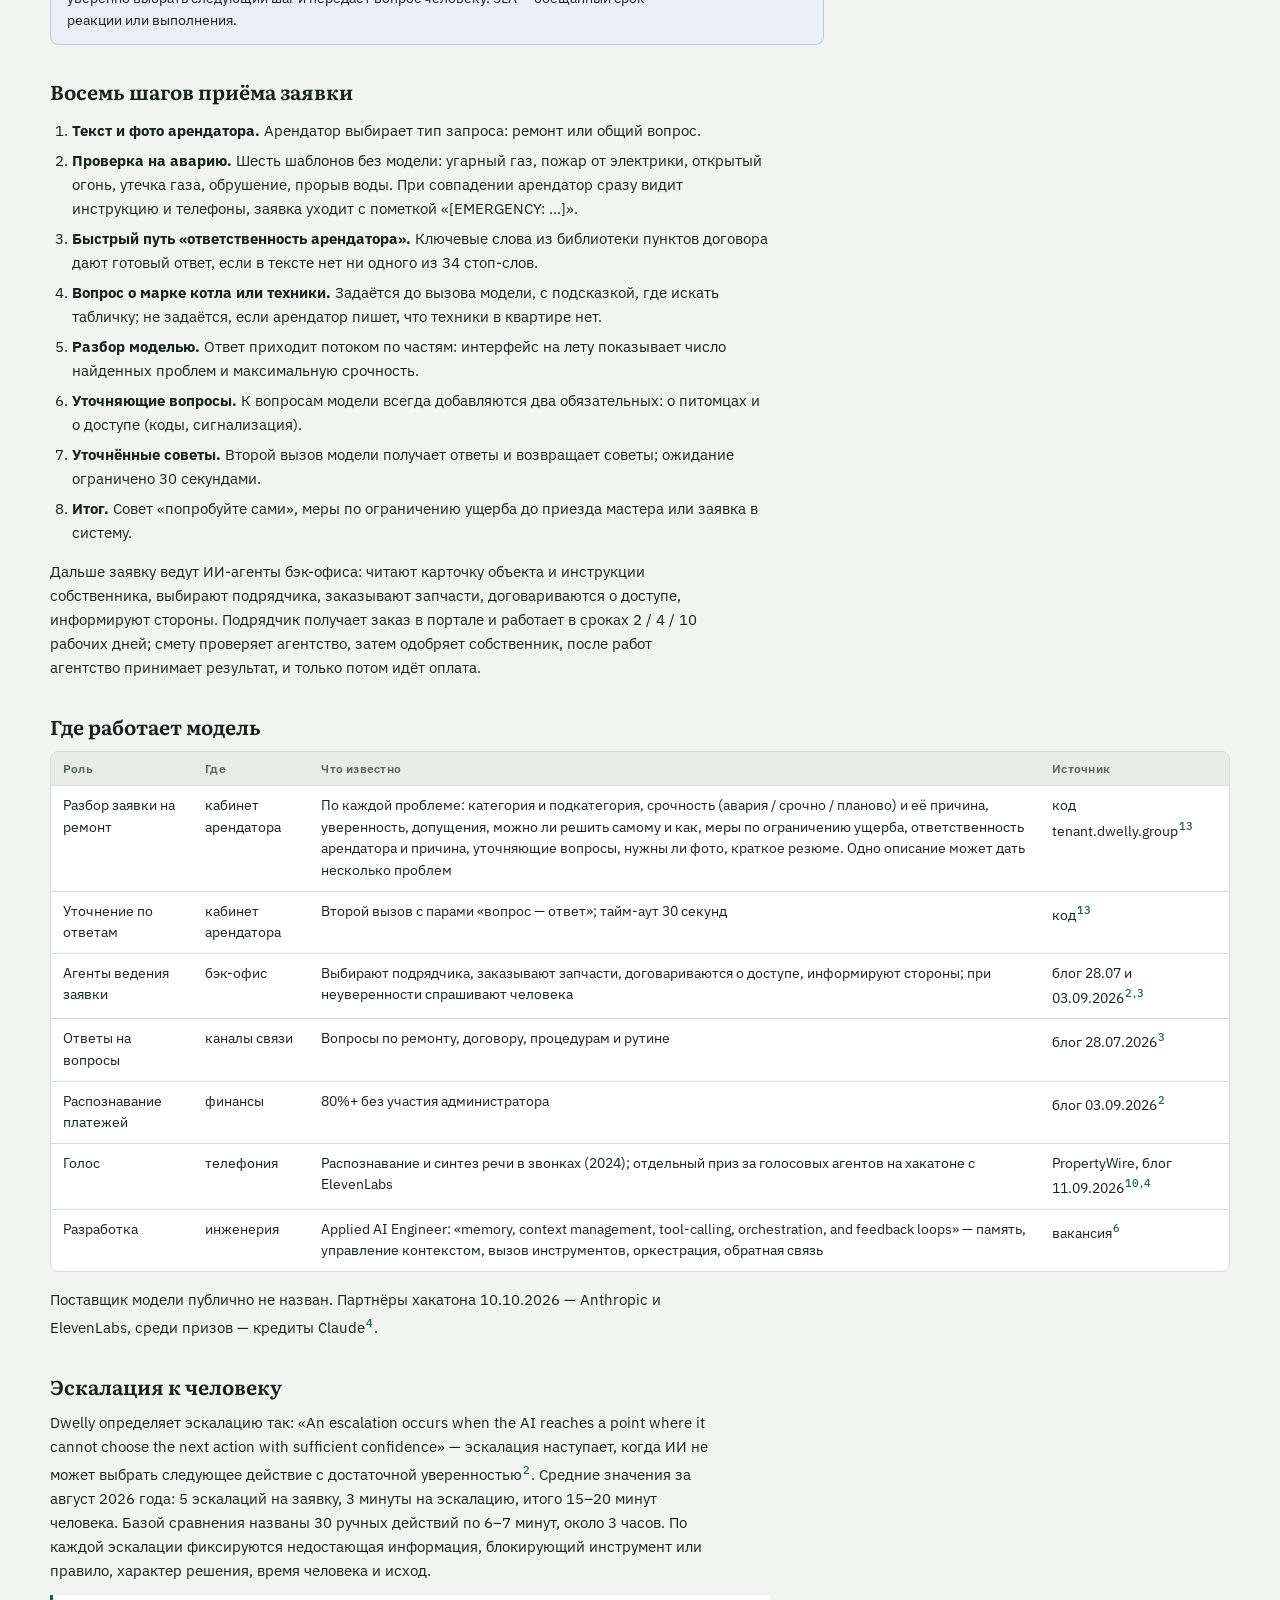
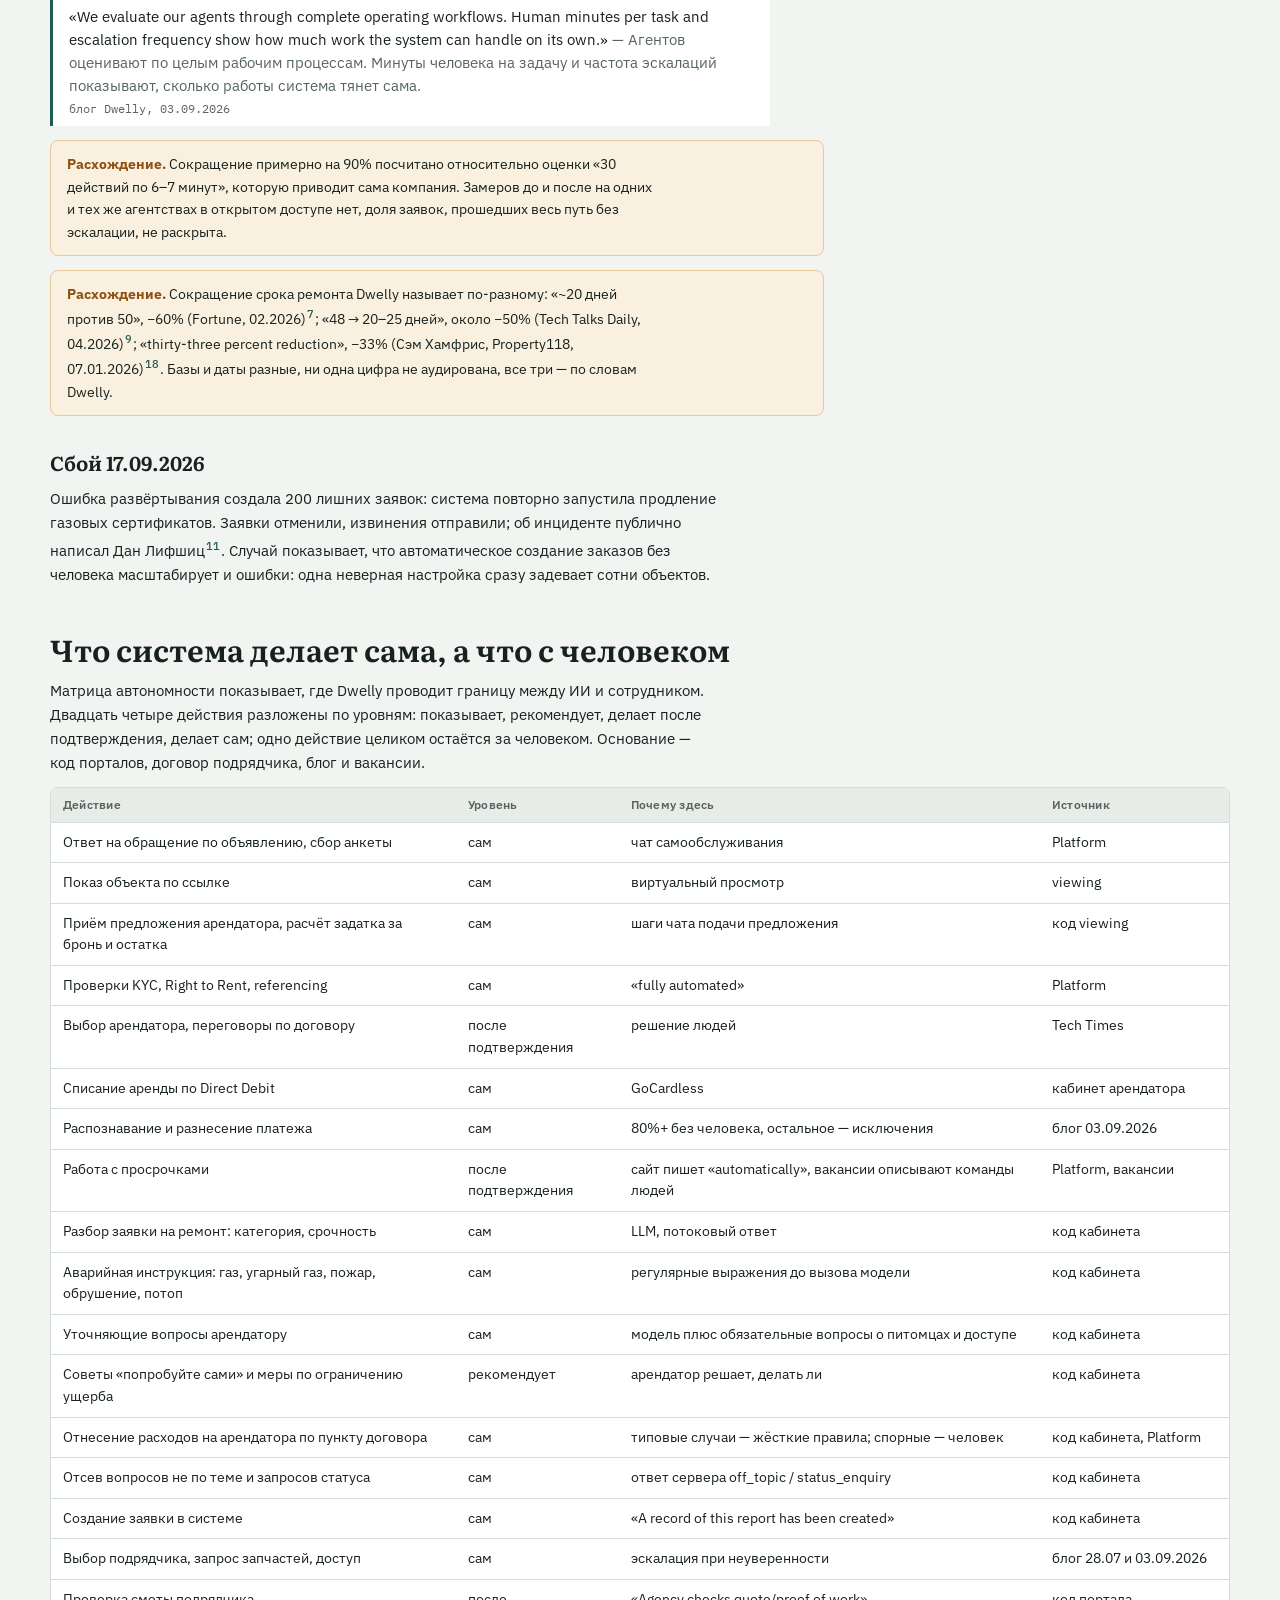
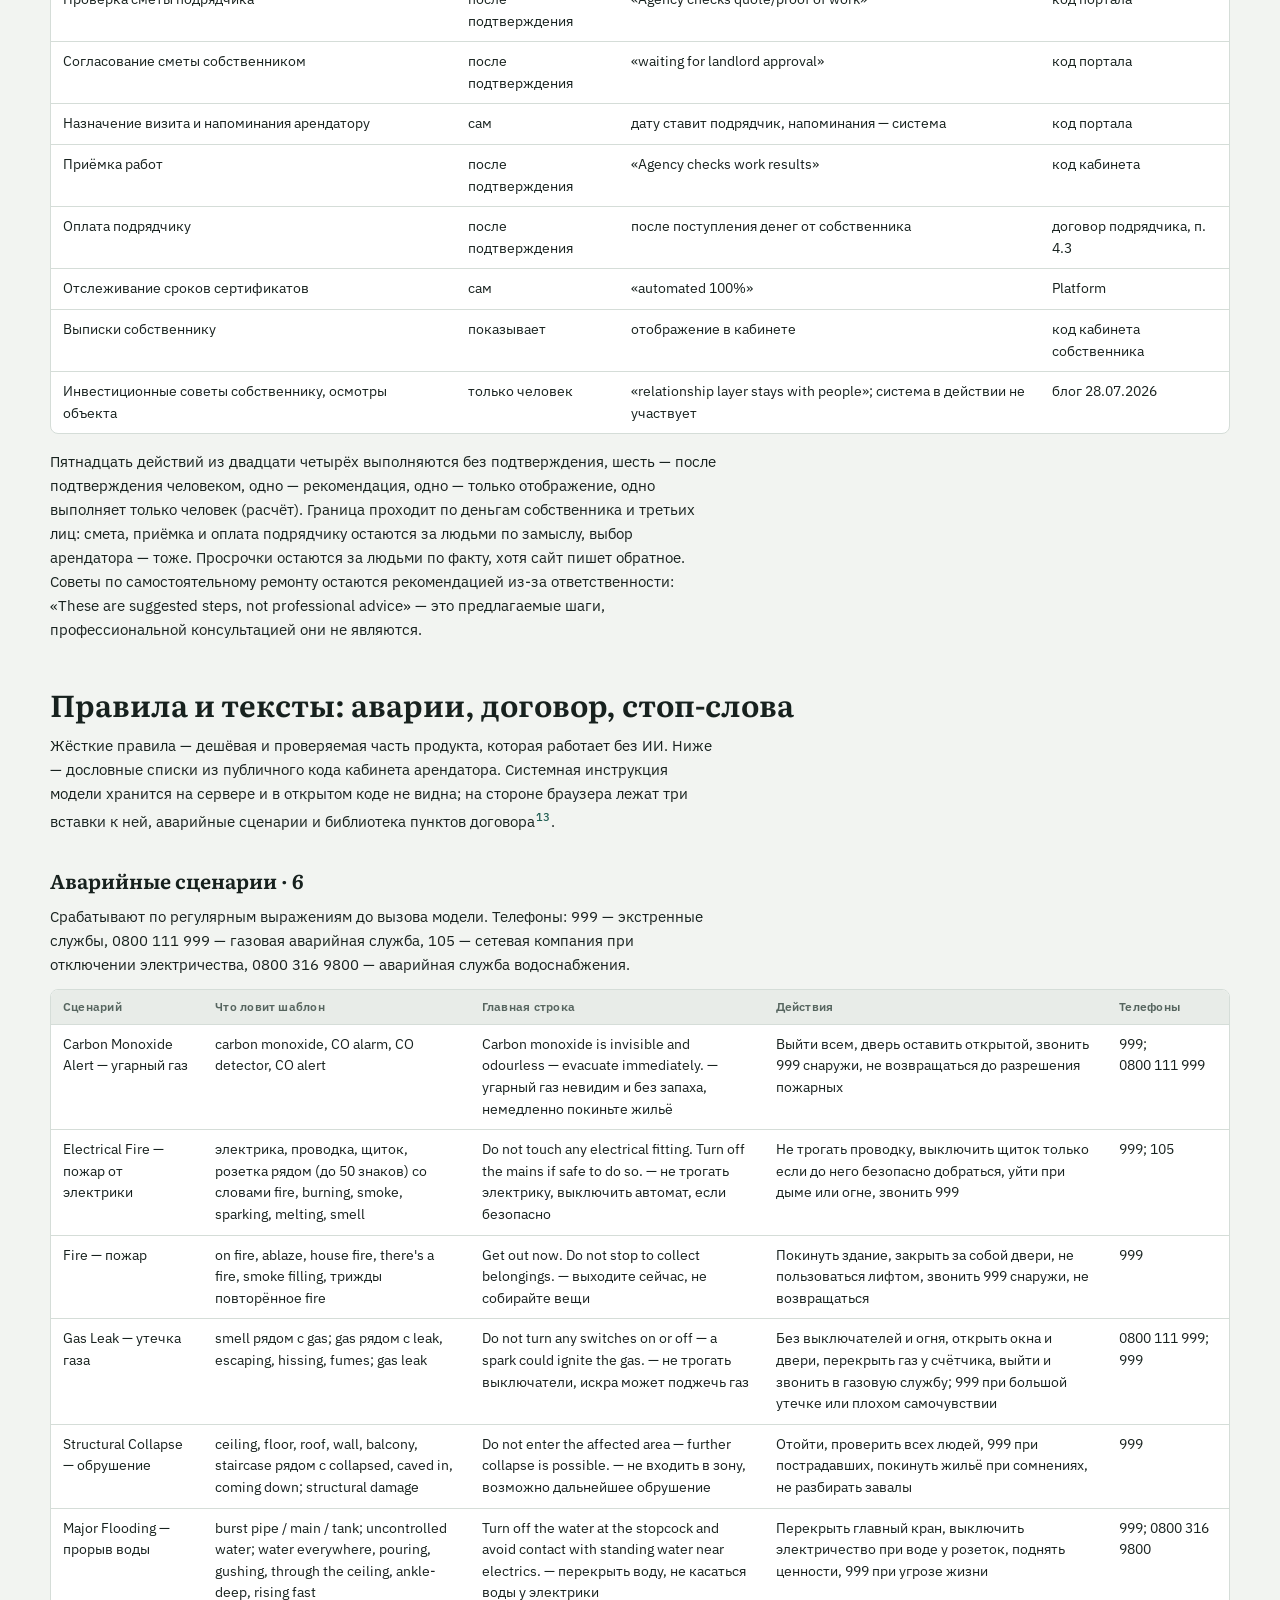
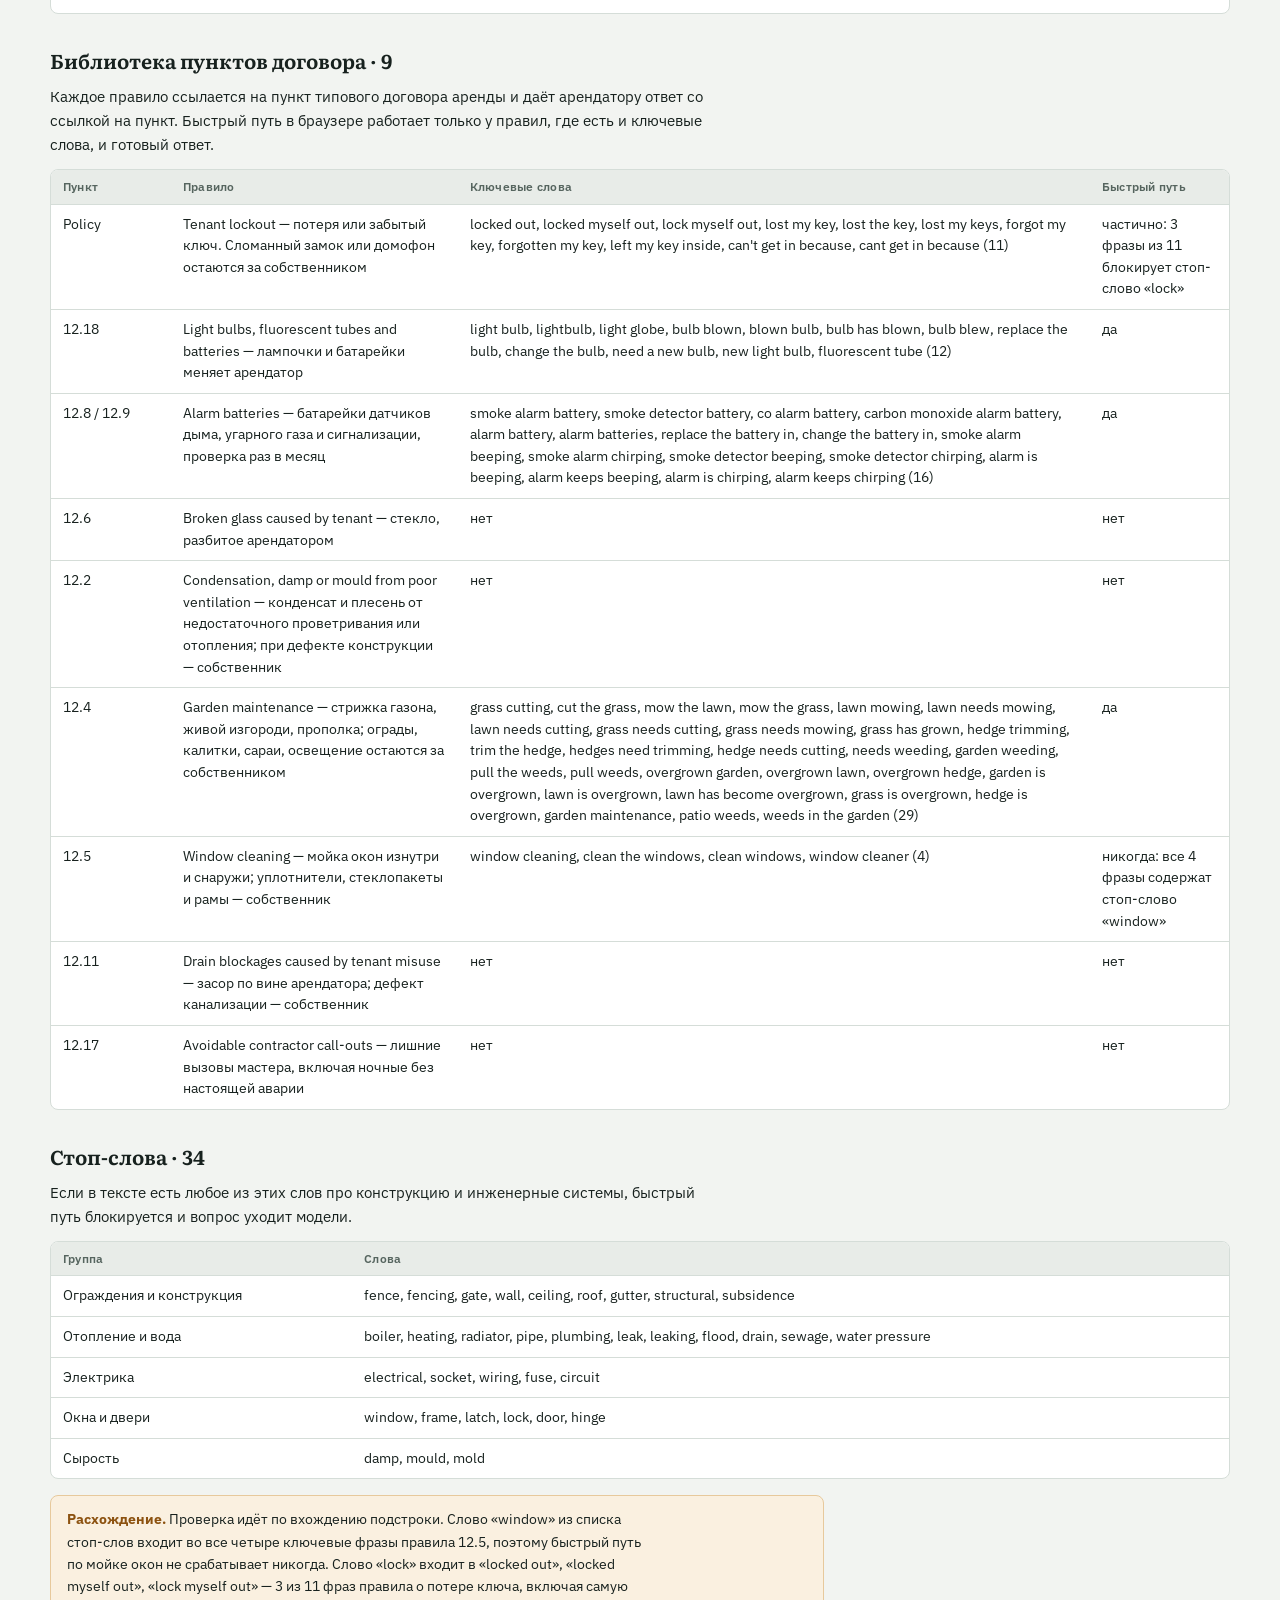
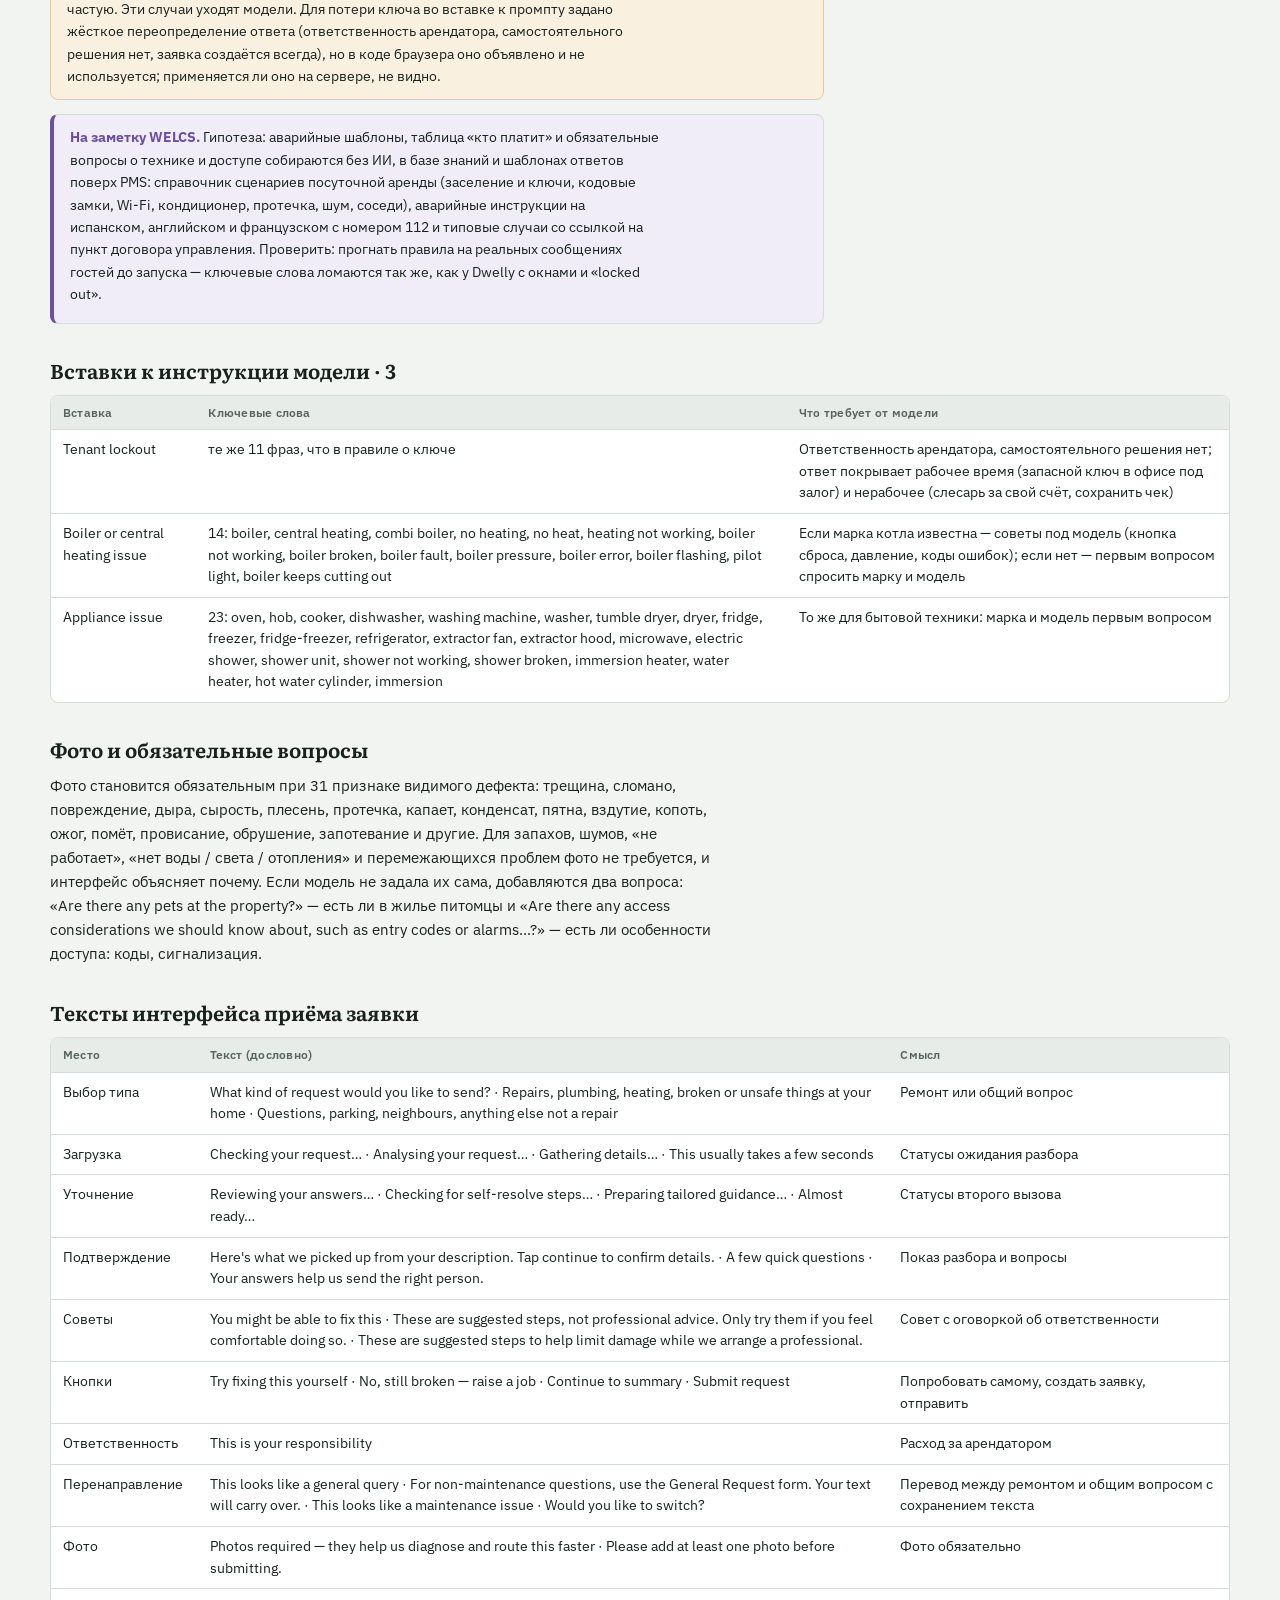
<file: produkt.html>
<!doctype html>
<html lang="ru">
<head>
<meta charset="utf-8">
<meta name="viewport" content="width=device-width, initial-scale=1, viewport-fit=cover">
<title>Продукт и ИИ Dwelly · Dwelly</title>
<meta name="description" content="Какие кабинеты видят арендатор, собственник и подрядчик, как заявка на ремонт проходит путь до мастера и что система делает сама.">
<link rel="preconnect" href="https://fonts.googleapis.com">
<link rel="preconnect" href="https://fonts.gstatic.com" crossorigin>
<link rel="stylesheet" href="https://fonts.googleapis.com/css2?family=IBM+Plex+Mono:wght@400;500&family=IBM+Plex+Sans:ital,wght@0,400;0,500;0,600;1,400&family=Literata:opsz,wght@7..72,500;7..72,650&display=swap">
<link rel="stylesheet" href="assets/style.css">
</head>
<body>
<a class="skip" href="#main">К тексту</a>
<div class="wrap">
<header class="top">
<div class="eyebrow">Разбор Dwelly · Фонд Михаила Дашкиева · данные на 07.10.2026</div>
<h1>Продукт и ИИ Dwelly</h1>
<p class="sub">Какие кабинеты видят арендатор, собственник и подрядчик, как заявка на ремонт проходит путь до мастера и что система делает сама.</p>
</header>
<nav class="site" aria-label="Разделы отчёта"><ul><li><a href="index.html"><span>00</span>Коротко</a></li><li><a href="kompaniya.html"><span>01</span>Компания и раунды</a></li><li><a href="pokupki.html"><span>02</span>Покупки агентств</a></li><li><a href="produkt.html" aria-current="page"><span>03</span>Продукт и ИИ</a></li><li><a href="marketing.html"><span>04</span>Маркетинг</a></li><li><a href="prodazhi.html"><span>05</span>Продажи</a></li><li><a href="uderzhanie.html"><span>06</span>После покупки</a></li><li><a href="komanda.html"><span>07</span>Команда</a></li><li><a href="platformy.html"><span>08</span>Платформы</a></li><li><a href="riski.html"><span>09</span>Риски</a></li><li><a href="rychagi.html"><span>10</span>Рычаги для WELCS</a></li><li><a href="istochniki.html"><span>11</span>Источники</a></li></ul></nav>
<main id="main" class="doc">
<div class="stats">
<div class="st"><b>1 000+</b><span>заявок на ремонт провели ИИ-агенты за август 2026</span></div>
<div class="st"><b>5 × 3 мин</b><span>эскалаций к человеку на одну заявку</span></div>
<div class="st"><b>80%+</b><span>платежей разносятся без администратора</span></div>
<div class="st"><b>15 из 24</b><span>действий система выполняет сама (расчёт)</span></div>
<div class="st"><b>200</b><span>лишних заявок создал сбой 17.09.2026</span></div>
</div>

<h2 id="produkt-vhody">Четыре входа: кто и что видит</h2>
<p>Продукт Dwelly собран вокруг ролей. Компания разделяет пользователей на арендатора, собственника, подрядчика и владельца агентства, которое продаётся; у каждого свой адрес и свой способ входа. Кабинеты арендатора и собственника открываются по коду из SMS, подрядчик получает логин от агентства<sup><a href="#produkt-s14">14</a></sup>.</p>

<div class="tw"><table class="wide"><thead><tr><th>Вход</th><th>Что делает</th><th>Кто может войти</th><th>Как посмотреть законно</th></tr></thead><tbody>
<tr><td>tenant.dwelly.group</td><td>Кабинет арендатора: платежи, Direct Debit, заявки на ремонт, общие запросы, документы, уведомление о выезде. Вход по коду из SMS</td><td>Арендатор агентства Dwelly</td><td>Страница входа открыта; код раздела ремонтов публичен и разобран ниже</td></tr>
<tr><td>landlord.dwelly.group</td><td>Кабинет собственника: объекты, выписки, файлы, ремонты, согласование смет. Вход по SMS<sup><a href="#produkt-s15">15</a></sup></td><td>Собственник, отдавший объект в управление</td><td>Только как реальный собственник</td></tr>
<tr><td>provider.dwelly.group и iOS-приложение Dwelly Provider</td><td>Кабинет подрядчика: заявки по статусам, календарь, доход, загрузка счетов и сертификатов, подпись условий</td><td>Подрядчик из утверждённого списка: «Login details are provided directly by the agency or Dwelly team» <span class="tr">— данные для входа выдаёт агентство или команда Dwelly</span></td><td>Экраны в App Store; ссылка «Become a Service Provider» в подвале сайта — для реальных подрядчиков</td></tr>
<tr><td>viewing.dwelly.group/:id</td><td>Виртуальный просмотр, предложение арендатора об аренде, задаток за бронь<sup><a href="#produkt-s16">16</a></sup></td><td>Кандидат, оставивший заявку на объект; ссылка приходит на конкретную заявку</td><td>Реальная заявка на объект Lime, Eden Harper и других брендов</td></tr>
<tr><td>dwelly.group/form</td><td>Заявка на оценку агентства</td><td>Владелец агентства</td><td>Разговор с командой покупок Dwelly</td></tr>
</tbody></table></div>

<aside class="note"><p><b>Термины.</b> Direct Debit — британское автосписание с банковского счёта по разрешению плательщика. Offer (предложение арендатора) — заявка кандидата на аренду конкретного объекта: ставка аренды, дата въезда, срок договора; собственник её принимает или отклоняет. Holding deposit (задаток за бронь) — сумма, которой кандидат снимает объект с рекламы до подписания договора; в Великобритании она не больше недельной аренды и потом засчитывается в первый платёж. Referencing — проверка арендатора: доход, работодатель, прошлые аренды. API — программный вход, через который одна система обменивается данными с другой.</p></aside>

<p>Полный вход в продукт возможен только в трёх ролях: арендатор, собственник или подрядчик реального агентства Dwelly. Прямой путь увидеть продукт целиком — разговор с основателями; среди инвесторов Dwelly — Begin Capital и Антон Буздалин.</p>

<div class="gal">
<figure><a href="img/app_provider_screens.webp"><img src="img/app_provider_screens_s.webp" alt="Пять экранов приложения Dwelly Provider" loading="lazy" width="400" height="300"></a><figcaption><b>Приложение Dwelly Provider.</b> Пять экранов из App Store: заявки по статусам, календарь визитов, карточка заявки, доход подрядчика, загрузка счёта и сертификата. Данные демонстрационные (ACME Ltd).</figcaption></figure>
<figure><a href="img/ex_appstore.webp"><img src="img/ex_appstore_s.webp" alt="Карточка Dwelly Provider в App Store" loading="lazy" width="400" height="300"></a><figcaption><b>Карточка Dwelly Provider.</b> Разработчик Prospire Technologies, выпуск 24.07.2026, одна оценка.</figcaption></figure>
<figure><a href="img/pt_tenant.webp"><img src="img/pt_tenant_s.webp" alt="Вход в кабинет арендатора" loading="lazy" width="400" height="300"></a><figcaption><b>Кабинет арендатора.</b> tenant.dwelly.group — вход по номеру телефона и коду из SMS.</figcaption></figure>
<figure><a href="img/pt_landlord.webp"><img src="img/pt_landlord_s.webp" alt="Вход в кабинет собственника" loading="lazy" width="400" height="300"></a><figcaption><b>Кабинет собственника.</b> landlord.dwelly.group — вход по SMS.</figcaption></figure>
<figure><a href="img/pt_provider.webp"><img src="img/pt_provider_s.webp" alt="Вход в портал подрядчика" loading="lazy" width="400" height="300"></a><figcaption><b>Портал подрядчика.</b> provider.dwelly.group — вход по данным от агентства.</figcaption></figure>
<figure><a href="img/pt_viewing.webp"><img src="img/pt_viewing_s.webp" alt="Страница виртуального просмотра без ссылки" loading="lazy" width="400" height="300"></a><figcaption><b>Виртуальный просмотр.</b> viewing.dwelly.group без идентификатора просмотра показывает заглушку.</figcaption></figure>
<figure><a href="img/ag_lime_tenants.webp"><img src="img/ag_lime_tenants_s.webp" alt="Страница арендаторов Lime Property" loading="lazy" width="400" height="300"></a><figcaption><b>Lime Property, арендаторам.</b> Кнопка входа на сайте купленного агентства ведёт в портал Dwelly.</figcaption></figure>
<figure><a href="img/ag_lime_landlords.webp"><img src="img/ag_lime_landlords_s.webp" alt="Страница собственников Lime Property" loading="lazy" width="400" height="300"></a><figcaption><b>Lime Property, собственникам.</b> Полное управление — 15% с НДС.</figcaption></figure>
</div>

<h2 id="produkt-put">Путь арендатора, собственника и подрядчика</h2>
<p>Путь клиента показывает, в каких точках Dwelly держит человека, а где шаг закрывает система. Шаги восстановлены по публичному коду порталов, договору подрядчика, страницам сайтов и вакансиям. В колонке «Человек» отмечены шаги, где по источникам обязательно участие сотрудника.</p>

<h3>Арендатор</h3>
<div class="tw"><table><thead><tr><th>Шаг</th><th>Что происходит</th><th>Человек</th></tr></thead><tbody>
<tr><td>Обращение по объявлению</td><td>Заявка с Rightmove, Zoopla или сайта бренда. «All inquiries are managed automatically through digital self-service chat» <span class="tr">— все обращения обрабатывает чат самообслуживания</span><sup><a href="#produkt-s1">1</a></sup>. По сети — 2 000+ обращений в день<sup><a href="#produkt-s17">17</a></sup></td><td>—</td></tr>
<tr><td>Виртуальный просмотр</td><td>Ссылка на viewing.dwelly.group с комнатами в формате историй. Физические просмотры по запросу делает полевой сотрудник — Property Specialist (специалист по объектам)</td><td>да</td></tr>
<tr><td>Предложение арендатора</td><td>Кандидат подаёт предложение об аренде: ставка, дата въезда, срок. Чат проверяет предложение, считает задаток за бронь (в Великобритании не больше недельной аренды), первый платёж аренды и остаток к оплате до въезда, затем принимает оплату. Вход по коду из SMS. Предложение уходит собственнику</td><td>—</td></tr>
<tr><td>Проверки</td><td>KYC (проверка личности), Right to Rent (британская проверка права жить в стране и снимать жильё), referencing (проверка дохода, работодателя и прошлых аренд) — «fully automated» <span class="tr">— полностью автоматически</span>. Поставщик проверок в коде и на сайтах не найден</td><td>—</td></tr>
<tr><td>Выбор арендатора и договор</td><td>Решение по кандидату и переговоры ведёт сотрудник<sup><a href="#produkt-s8">8</a></sup></td><td>да</td></tr>
<tr><td>Оплата аренды</td><td>Direct Debit через GoCardless. Перенос даты платежа платный: £50 с НДС за изменение договора</td><td>—</td></tr>
<tr><td>Ремонт</td><td>Тип запроса → описание и фото → ИИ-разбор → уточняющие вопросы → советы → заявка. Подробно в подразделе <a href="#produkt-remont">о ремонтах</a></td><td>—</td></tr>
<tr><td>Выезд</td><td>Раздел выезда в кабинете: арендатор может расторгнуть договор, письменно уведомив за 2 месяца (закон Renters' Rights Act 2025)</td><td>—</td></tr>
</tbody></table></div>

<h3>Собственник</h3>
<div class="tw"><table><thead><tr><th>Шаг</th><th>Что происходит</th><th>Человек</th></tr></thead><tbody>
<tr><td>Оценка ставки аренды</td><td>Форма «Value my property» <span class="tr">— оцените мой объект</span> на сайте бренда. Заявки всех брендов идут в общий сервис landingapi.dwelly.group с меткой бренда</td><td>—</td></tr>
<tr><td>Договор управления</td><td>Terms of Business — договор управления с собственником; воронка «lead → valuation → ToB signed» (заявка → оценка → подписанный договор) описана в вакансии Commercial Growth Manager<sup><a href="#produkt-s6">6</a></sup></td><td>да</td></tr>
<tr><td>Сдача объекта</td><td>Реклама объекта на порталах, показы, приём предложений арендаторов. Поля кабинета: Marketing Fee — плата за поиск арендатора; Monthly Fees — ежемесячная плата за управление; Security Deposit — залог арендатора; Let Agreed — объект сдан, ждёт въезда</td><td>—</td></tr>
<tr><td>Ремонты</td><td>Сметы подрядчиков приходят на согласование: «This quote is waiting for landlord approval» <span class="tr">— смета ждёт одобрения собственника</span></td><td>да</td></tr>
<tr><td>Деньги</td><td>Выписки по объекту в кабинете</td><td>—</td></tr>
<tr><td>Советы и решения</td><td>«The relationship layer stays with people» <span class="tr">— отношения остаются за людьми</span>: осмотр объекта, инвестиционные вопросы, спорные решения<sup><a href="#produkt-s3">3</a></sup></td><td>да</td></tr>
</tbody></table></div>

<h3>Подрядчик</h3>
<div class="tw"><table><thead><tr><th>Шаг</th><th>Что происходит</th><th>Человек</th></tr></thead><tbody>
<tr><td>Подключение</td><td>Подпись условий работы подрядчика (Terms of Business для подрядчиков) в портале вводом имени. Обязательные документы до первого заказа, включая Gas Safe (допуск к газовому оборудованию) и сертификаты по электрике</td><td>—</td></tr>
<tr><td>Заявка</td><td>Корзины: Quotes to send (отправить смету) → Agency Checks (проверка агентством) → Awaiting Appointment (ждёт визита) → Awaiting Completion (ждёт завершения) → Awaiting Invoice (ждёт счёта)</td><td>—</td></tr>
<tr><td>Смета</td><td>Подтверждение или смета — за 2 рабочих дня, дата визита с арендатором — за 4, работа — за 10 или по смете. Смету проверяет агентство</td><td>да</td></tr>
<tr><td>Визит</td><td>Дату подрядчик ставит только после согласования с арендатором; связь через WhatsApp, SMS или звонок из приложения; арендатор получает напоминания</td><td>—</td></tr>
<tr><td>Счёт и оплата</td><td>Счёт и сертификаты загружаются в приложении. Оплата в течение 20 рабочих дней после получения счёта и только в пределах денег, уже поступивших от собственника. Гарантия на работы 12 месяцев</td><td>—</td></tr>
</tbody></table></div>

<h3>Владелец агентства</h3>
<p>Путь продавца почти целиком ручной: прогрев через сообщество владельцев и трёх менеджеров по развитию бизнеса (BDM), оценка по шести факторам, проверка и сделка за срок до 10 недель, затем 2–3 месяца интеграции с Launch Manager на месте. Подробно этот путь разобран в разделе <a href="pokupki.html">о покупках агентств</a>.</p>

<h2 id="produkt-funkcii">Функции по доменам</h2>
<p>Карта функций показывает набор, который Dwelly считает обязательным для управляющей компании. Продукт делится на домены, по которым организованы команды разработки: Tenant Find (поиск арендатора), Property Management (полное управление: связь с арендатором, ремонты), Payments (деньги) и CRM (база клиентов и переписки)<sup><a href="#produkt-s6">6</a></sup>. Вокруг них — комплаенс, связь, кабинет собственника и приём заявок на продажу агентств. Цифры в колонке «Результат» — заявления компании.</p>

<h3>Tenant Find: поиск арендатора</h3>
<div class="tw"><table class="wide"><thead><tr><th>Функция</th><th>Проблема</th><th>Данные</th><th>Что делает</th><th>Что выдаёт</th><th>Человек</th><th>Автоматически</th><th>Результат</th></tr></thead><tbody>
<tr><td>Приём обращений</td><td>Сотни обращений с порталов, звонки и письма на каждое объявление</td><td>Обращения с Rightmove, Zoopla, сайтов брендов; ответы кандидата в чате</td><td>Отвечает в чате самообслуживания, собирает анкету кандидата</td><td>Профиль кандидата, приглашение на просмотр</td><td>Нет в штатном сценарии</td><td>Ответ, сбор данных, квалификация</td><td>2 000+ обращений в день по сети<sup><a href="#produkt-s17">17</a></sup></td></tr>
<tr><td>Виртуальный просмотр</td><td>Физические просмотры съедают время сотрудника на каждом объекте</td><td>Фото, видео 360°, истории по комнатам; снимает Property Specialist камерой Giraffe 360</td><td>Показывает объект по ссылке десяткам кандидатов</td><td>Страница просмотра с кнопкой «Make an Offer» <span class="tr">— подать предложение</span></td><td>Съёмка и опись; физический просмотр по запросу</td><td>Показ, переход к подаче предложения</td><td>«Viewings are done virtually for tens of people per property» <span class="tr">— десятки виртуальных просмотров на объект</span></td></tr>
<tr><td>Предложение арендатора и задаток за бронь</td><td>Кандидаты теряются между просмотром и бронью</td><td>Анкета, предложенная ставка, дата въезда и срок, параметры объекта</td><td>Принимает предложение, считает задаток за бронь, первый платёж аренды и остаток, принимает оплату</td><td>Предложение собственнику, расчёт платежей</td><td>Решение собственника и агента</td><td>Расчёт и сбор данных</td><td>«8x verified offers per property» <span class="tr">— «8x» проверенных предложений на объект</span> (Platform)<sup><a href="#produkt-s1">1</a></sup>; «10 validated offers … within three days» <span class="tr">— 10 проверенных предложений за три дня</span> (Fortune)<sup><a href="#produkt-s7">7</a></sup></td></tr>
<tr><td>Проверки кандидата</td><td>Проверка личности, права на аренду, дохода и прошлых аренд вручную занимает дни</td><td>Документы кандидата, данные работодателя и прежнего арендодателя</td><td>KYC, Right to Rent, referencing (проверка дохода и прошлых аренд), подготовка договора</td><td>Результат проверки, договор</td><td>Не указан</td><td>«fully automated with banking level KYC» <span class="tr">— полностью автоматически, проверка личности банковского уровня</span></td><td>Сдача меньше чем за две недели против ~3 недель по рынку<sup><a href="#produkt-s7">7</a>,<a href="#produkt-s20">20</a></sup>; «reduced time to rent by 75%»<sup><a href="#produkt-s1">1</a></sup></td></tr>
</tbody></table></div>

<h3>Property Management: управление и ремонты</h3>
<div class="tw"><table class="wide"><thead><tr><th>Функция</th><th>Проблема</th><th>Данные</th><th>Что делает</th><th>Что выдаёт</th><th>Человек</th><th>Автоматически</th><th>Результат</th></tr></thead><tbody>
<tr><td>Приём заявки на ремонт</td><td>Заявки приходят звонками, письмами и в WhatsApp без деталей</td><td>Текст арендатора, фото, ответы на вопросы, марка котла или техники</td><td>Классифицирует, оценивает срочность, задаёт вопросы, проверяет ответственность по договору, предлагает меры</td><td>Карточка проблемы: категория, срочность, допущения, шаги, заявка с номером</td><td>Только сомнительные случаи</td><td>Разбор, аварийные инструкции, отнесение расходов на арендатора по типовым пунктам</td><td>Часть заявок закрывается советом или отказом без выезда подрядчика</td></tr>
<tr><td>Ведение заявки агентами</td><td>Около 30 действий человека на одну заявку</td><td>Карточка объекта, инструкции собственника, история подрядчиков</td><td>Выбирает подрядчика, запрашивает запчасти, договаривается о доступе, напоминает, информирует стороны</td><td>Движение заявки по статусам</td><td>В среднем 5 эскалаций по 3 минуты</td><td>Координация и напоминания</td><td>15–20 минут человека на заявку против ~3 часов; 1 000+ заявок за август 2026<sup><a href="#produkt-s2">2</a></sup></td></tr>
<tr><td>Портал подрядчика</td><td>Подрядчики теряют заказы и счета, агентство вручную собирает сертификаты</td><td>Заказ-наряд, контакты арендатора, фото, документы</td><td>Ведёт заказ по корзинам, календарь, доход, загрузку счетов и сертификатов, подпись условий</td><td>Смета, дата визита, счёт, сертификат</td><td>Проверка сметы и результата агентством, согласие собственника</td><td>Напоминания арендатору, статусы, учёт оплат</td><td>Срок ремонта ~20 дней против 50 по рынку, цель — 10<sup><a href="#produkt-s7">7</a></sup></td></tr>
</tbody></table></div>

<h3>Payments: деньги</h3>
<div class="tw"><table class="wide"><thead><tr><th>Функция</th><th>Проблема</th><th>Данные</th><th>Что делает</th><th>Что выдаёт</th><th>Человек</th><th>Автоматически</th><th>Результат</th></tr></thead><tbody>
<tr><td>Сбор аренды</td><td>Ручной контроль поступлений и просрочек</td><td>Мандат Direct Debit арендатора</td><td>Списывает аренду через GoCardless, позволяет перенести дату платежа</td><td>Платёж, квитанция в кабинете</td><td>Изменение договора при переносе даты (£50)</td><td>Списание</td><td>«Arrears are managed automatically, and radically reduced» <span class="tr">— долги ведутся автоматически и резко сокращены</span><sup><a href="#produkt-s1">1</a></sup></td></tr>
<tr><td>Сверка платежей</td><td>Финансовый администратор вручную сопоставляет каждое поступление с объектом и начислением</td><td>Банковские поступления, начисления по договорам</td><td>Распознаёт платёж и разносит его</td><td>Сверенные счета, список исключений</td><td>Исключения, спорные и рискованные платежи</td><td>80%+ платежей; с будущим партнёром (не назван) — цель 98%</td><td>2–3 часа в день экономии у команды финансов<sup><a href="#produkt-s2">2</a></sup></td></tr>
<tr><td>Просрочки</td><td>Долги арендаторов</td><td>Статусы платежей</td><td>По сайту — автоматически; по вакансии Operations Manager (Payments) просрочки ведут команды финансовых администраторов на 20–30+ человек</td><td>Работа с должником</td><td>Да, по вакансиям</td><td>Напоминания (гипотеза)</td><td>Цифр нет</td></tr>
</tbody></table></div>

<aside class="welcs"><p><b>На заметку WELCS.</b> Гипотеза: в посуточной аренде аналог разноски платежей Dwelly — регулярная сверка выплат Airbnb, Booking, Vrbo и прямых броней с бронями в PMS и автоматический отчёт собственнику, где люди разбирают только исключения; такая сверка уменьшает возвраты гостям, которые управляющая оплачивает из своих денег. Проверить: выгружаются ли выплаты по каждой площадке, передаются ли из PMS через API тариф и политика отмены каждой брони (признак невозвратной брони), какая доля возвратов приходится на брони без этого признака. Подробнее — <a href="rychagi.html">Рычаги для WELCS</a>.</p></aside>

<h3>Комплаенс, связь, собственник, продажа агентств</h3>
<div class="tw"><table class="wide"><thead><tr><th>Функция</th><th>Проблема</th><th>Данные</th><th>Что делает</th><th>Что выдаёт</th><th>Человек</th><th>Автоматически</th><th>Результат</th></tr></thead><tbody>
<tr><td>Комплаенс</td><td>Штрафы за просроченные сертификаты газа, электрики, энергоэффективности</td><td>Сертификаты, даты, загрузки подрядчиков</td><td>Следит за сроками, создаёт заказы на проверки</td><td>Заказ-наряд на сертификат («New compliance job: Energy Performance Certificate»)</td><td>Compliance Manager (менеджер по соответствию требованиям), он же ответственный за противодействие отмыванию денег (MLRO) и за защиту персональных данных (DPO)</td><td>Отслеживание сроков и заказы</td><td>«Compliance is automated 100%»; «Responsibility is on Dwelly» <span class="tr">— ответственность на Dwelly</span><sup><a href="#produkt-s1">1</a></sup></td></tr>
<tr><td>Коммуникации и CRM</td><td>История объекта разбросана по почте, телефонам и мессенджерам</td><td>Звонки, SMS, почта, WhatsApp, история купленных агентств за годы работы</td><td>Сводит всё в карточку клиента и объекта, распознаёт и синтезирует речь в звонках</td><td>Контекст для агентов и людей</td><td>Сотрудники как «advisors to landlords and tenants» <span class="tr">— советники собственников и арендаторов</span></td><td>Приём и маршрутизация</td><td>300+ объектов на одного управляющего объектами (property manager) против ~100 по рынку, по словам Dwelly; по всей компании — около 33 объектов на сотрудника (расчёт по данным Fortune, 02.2026)</td></tr>
<tr><td>Кабинет собственника</td><td>Собственник не видит, что происходит с объектом</td><td>Объекты, выписки, файлы, ремонты</td><td>Показывает статус сдачи, начисления, заявки</td><td>Выписки, статусы ремонтов</td><td>Согласование смет</td><td>Отображение</td><td>Цифр нет</td></tr>
<tr><td>Заявки на продажу агентства</td><td>Поток владельцев, готовых продать</td><td>Форма оценки: число объектов в полном управлении, контакты</td><td>Собирает заявки в общий сервис, передаёт главе M&amp;A</td><td>Заявка продавца</td><td>Оценка, переговоры, проверка</td><td>Приём заявки</td><td>18 агентств за 2 года по реестру Companies House (09.2026); в прессе — от 16 до 20 в зависимости от даты и источника</td></tr>
</tbody></table></div>

<h3>Практики купленных агентств, ставшие функциями</h3>
<p>Dwelly переносит удачные приёмы купленных агентств в общий продукт. Дан Лифшиц 10.09.2026 привёл два примера: фото и описание поломки, по которым подрядчик даёт предварительную смету без выезда, — эту практику одного агентства раскатали на все бренды; подход одного агентства к гарантии аренды распространили на группу<sup><a href="#produkt-s11">11</a></sup>. 30.09.2026 он написал, что в систему загружены годы, а иногда десятки лет писем, звонков и сообщений каждого агентства; пример того, что система держит в памяти, — порог согласия собственника на ремонт до £250<sup><a href="#produkt-s11">11</a></sup>.</p>

<div class="gal">
<figure><a href="img/dw_platform.webp"><img src="img/dw_platform_s.webp" alt="Страница Platform сайта Dwelly" loading="lazy" width="400" height="300"></a><figcaption><b>Страница Platform.</b> Четыре модуля: Tenant Find, Payments, Property Management, Compliance; сравнение «1x / 2x / 0.5x Operating Profit».</figcaption></figure>
<figure><a href="img/dw_blog_aiops.webp"><img src="img/dw_blog_aiops_s.webp" alt="Пост блога Dwelly об ИИ-операциях" loading="lazy" width="400" height="300"></a><figcaption><b>Блог: AI operations, 03.09.2026.</b> 1 000+ заявок за август, 5 эскалаций на заявку, 80% платежей распознаются автоматически.</figcaption></figure>
</div>

<h2 id="produkt-remont">Как заявка на ремонт проходит путь от сообщения до подрядчика</h2>
<p>Ремонты — самый разобранный по открытым данным участок продукта Dwelly. Порядок восстановлен по публичному коду кабинета арендатора (файл правил приёма заявок, 56 КБ). Первые проверки идут в браузере арендатора до обращения к модели, поэтому авария или типовой случай не зависят от ошибок ИИ.</p>

<aside class="note"><p><b>Термины.</b> LLM (большая языковая модель) — ИИ, который читает текст и отвечает текстом. Регулярное выражение — шаблон поиска слов и их сочетаний в тексте, работает по жёстким правилам без ИИ. Эскалация — момент, когда ИИ-агент не может уверенно выбрать следующий шаг и передаёт вопрос человеку. SLA — обещанный срок реакции или выполнения.</p></aside>

<h3>Восемь шагов приёма заявки</h3>
<ol>
<li><b>Текст и фото арендатора.</b> Арендатор выбирает тип запроса: ремонт или общий вопрос.</li>
<li><b>Проверка на аварию.</b> Шесть шаблонов без модели: угарный газ, пожар от электрики, открытый огонь, утечка газа, обрушение, прорыв воды. При совпадении арендатор сразу видит инструкцию и телефоны, заявка уходит с пометкой «[EMERGENCY: …]».</li>
<li><b>Быстрый путь «ответственность арендатора».</b> Ключевые слова из библиотеки пунктов договора дают готовый ответ, если в тексте нет ни одного из 34 стоп-слов.</li>
<li><b>Вопрос о марке котла или техники.</b> Задаётся до вызова модели, с подсказкой, где искать табличку; не задаётся, если арендатор пишет, что техники в квартире нет.</li>
<li><b>Разбор моделью.</b> Ответ приходит потоком по частям: интерфейс на лету показывает число найденных проблем и максимальную срочность.</li>
<li><b>Уточняющие вопросы.</b> К вопросам модели всегда добавляются два обязательных: о питомцах и о доступе (коды, сигнализация).</li>
<li><b>Уточнённые советы.</b> Второй вызов модели получает ответы и возвращает советы; ожидание ограничено 30 секундами.</li>
<li><b>Итог.</b> Совет «попробуйте сами», меры по ограничению ущерба до приезда мастера или заявка в систему.</li>
</ol>

<p>Дальше заявку ведут ИИ-агенты бэк-офиса: читают карточку объекта и инструкции собственника, выбирают подрядчика, заказывают запчасти, договариваются о доступе, информируют стороны. Подрядчик получает заказ в портале и работает в сроках 2 / 4 / 10 рабочих дней; смету проверяет агентство, затем одобряет собственник, после работ агентство принимает результат, и только потом идёт оплата.</p>

<h3>Где работает модель</h3>
<div class="tw"><table class="wide"><thead><tr><th>Роль</th><th>Где</th><th>Что известно</th><th>Источник</th></tr></thead><tbody>
<tr><td>Разбор заявки на ремонт</td><td>кабинет арендатора</td><td>По каждой проблеме: категория и подкатегория, срочность (авария / срочно / планово) и её причина, уверенность, допущения, можно ли решить самому и как, меры по ограничению ущерба, ответственность арендатора и причина, уточняющие вопросы, нужны ли фото, краткое резюме. Одно описание может дать несколько проблем</td><td>код tenant.dwelly.group<sup><a href="#produkt-s13">13</a></sup></td></tr>
<tr><td>Уточнение по ответам</td><td>кабинет арендатора</td><td>Второй вызов с парами «вопрос — ответ»; тайм-аут 30 секунд</td><td>код<sup><a href="#produkt-s13">13</a></sup></td></tr>
<tr><td>Агенты ведения заявки</td><td>бэк-офис</td><td>Выбирают подрядчика, заказывают запчасти, договариваются о доступе, информируют стороны; при неуверенности спрашивают человека</td><td>блог 28.07 и 03.09.2026<sup><a href="#produkt-s2">2</a>,<a href="#produkt-s3">3</a></sup></td></tr>
<tr><td>Ответы на вопросы</td><td>каналы связи</td><td>Вопросы по ремонту, договору, процедурам и рутине</td><td>блог 28.07.2026<sup><a href="#produkt-s3">3</a></sup></td></tr>
<tr><td>Распознавание платежей</td><td>финансы</td><td>80%+ без участия администратора</td><td>блог 03.09.2026<sup><a href="#produkt-s2">2</a></sup></td></tr>
<tr><td>Голос</td><td>телефония</td><td>Распознавание и синтез речи в звонках (2024); отдельный приз за голосовых агентов на хакатоне с ElevenLabs</td><td>PropertyWire, блог 11.09.2026<sup><a href="#produkt-s10">10</a>,<a href="#produkt-s4">4</a></sup></td></tr>
<tr><td>Разработка</td><td>инженерия</td><td>Applied AI Engineer: «memory, context management, tool-calling, orchestration, and feedback loops» <span class="tr">— память, управление контекстом, вызов инструментов, оркестрация, обратная связь</span></td><td>вакансия<sup><a href="#produkt-s6">6</a></sup></td></tr>
</tbody></table></div>
<p>Поставщик модели публично не назван. Партнёры хакатона 10.10.2026 — Anthropic и ElevenLabs, среди призов — кредиты Claude<sup><a href="#produkt-s4">4</a></sup>.</p>

<h3>Эскалация к человеку</h3>
<p>Dwelly определяет эскалацию так: «An escalation occurs when the AI reaches a point where it cannot choose the next action with sufficient confidence» <span class="tr">— эскалация наступает, когда ИИ не может выбрать следующее действие с достаточной уверенностью</span><sup><a href="#produkt-s2">2</a></sup>. Средние значения за август 2026 года: 5 эскалаций на заявку, 3 минуты на эскалацию, итого 15–20 минут человека. Базой сравнения названы 30 ручных действий по 6–7 минут, около 3 часов. По каждой эскалации фиксируются недостающая информация, блокирующий инструмент или правило, характер решения, время человека и исход.</p>
<blockquote><p>«We evaluate our agents through complete operating workflows. Human minutes per task and escalation frequency show how much work the system can handle on its own.» <span class="tr">— Агентов оценивают по целым рабочим процессам. Минуты человека на задачу и частота эскалаций показывают, сколько работы система тянет сама.</span></p><cite>блог Dwelly, 03.09.2026</cite></blockquote>

<aside class="gap"><p><b>Расхождение.</b> Сокращение примерно на 90% посчитано относительно оценки «30 действий по 6–7 минут», которую приводит сама компания. Замеров до и после на одних и тех же агентствах в открытом доступе нет, доля заявок, прошедших весь путь без эскалации, не раскрыта.</p></aside>

<aside class="gap"><p><b>Расхождение.</b> Сокращение срока ремонта Dwelly называет по-разному: «~20 дней против 50», −60% (Fortune, 02.2026)<sup><a href="#produkt-s7">7</a></sup>; «48 → 20–25 дней», около −50% (Tech Talks Daily, 04.2026)<sup><a href="#produkt-s9">9</a></sup>; «thirty-three percent reduction», −33% (Сэм Хамфрис, Property118, 07.01.2026)<sup><a href="#produkt-s18">18</a></sup>. Базы и даты разные, ни одна цифра не аудирована, все три — по словам Dwelly.</p></aside>

<h3>Сбой 17.09.2026</h3>
<p>Ошибка развёртывания создала 200 лишних заявок: система повторно запустила продление газовых сертификатов. Заявки отменили, извинения отправили; об инциденте публично написал Дан Лифшиц<sup><a href="#produkt-s11">11</a></sup>. Случай показывает, что автоматическое создание заказов без человека масштабирует и ошибки: одна неверная настройка сразу задевает сотни объектов.</p>

<h2 id="produkt-avtonomiya">Что система делает сама, а что с человеком</h2>
<p>Матрица автономности показывает, где Dwelly проводит границу между ИИ и сотрудником. Двадцать четыре действия разложены по уровням: показывает, рекомендует, делает после подтверждения, делает сам; одно действие целиком остаётся за человеком. Основание — код порталов, договор подрядчика, блог и вакансии.</p>

<div class="tw"><table class="wide"><thead><tr><th>Действие</th><th>Уровень</th><th>Почему здесь</th><th>Источник</th></tr></thead><tbody>
<tr><td>Ответ на обращение по объявлению, сбор анкеты</td><td>сам</td><td>чат самообслуживания</td><td>Platform</td></tr>
<tr><td>Показ объекта по ссылке</td><td>сам</td><td>виртуальный просмотр</td><td>viewing</td></tr>
<tr><td>Приём предложения арендатора, расчёт задатка за бронь и остатка</td><td>сам</td><td>шаги чата подачи предложения</td><td>код viewing</td></tr>
<tr><td>Проверки KYC, Right to Rent, referencing</td><td>сам</td><td>«fully automated»</td><td>Platform</td></tr>
<tr><td>Выбор арендатора, переговоры по договору</td><td>после подтверждения</td><td>решение людей</td><td>Tech Times</td></tr>
<tr><td>Списание аренды по Direct Debit</td><td>сам</td><td>GoCardless</td><td>кабинет арендатора</td></tr>
<tr><td>Распознавание и разнесение платежа</td><td>сам</td><td>80%+ без человека, остальное — исключения</td><td>блог 03.09.2026</td></tr>
<tr><td>Работа с просрочками</td><td>после подтверждения</td><td>сайт пишет «automatically», вакансии описывают команды людей</td><td>Platform, вакансии</td></tr>
<tr><td>Разбор заявки на ремонт: категория, срочность</td><td>сам</td><td>LLM, потоковый ответ</td><td>код кабинета</td></tr>
<tr><td>Аварийная инструкция: газ, угарный газ, пожар, обрушение, потоп</td><td>сам</td><td>регулярные выражения до вызова модели</td><td>код кабинета</td></tr>
<tr><td>Уточняющие вопросы арендатору</td><td>сам</td><td>модель плюс обязательные вопросы о питомцах и доступе</td><td>код кабинета</td></tr>
<tr><td>Советы «попробуйте сами» и меры по ограничению ущерба</td><td>рекомендует</td><td>арендатор решает, делать ли</td><td>код кабинета</td></tr>
<tr><td>Отнесение расходов на арендатора по пункту договора</td><td>сам</td><td>типовые случаи — жёсткие правила; спорные — человек</td><td>код кабинета, Platform</td></tr>
<tr><td>Отсев вопросов не по теме и запросов статуса</td><td>сам</td><td>ответ сервера off_topic / status_enquiry</td><td>код кабинета</td></tr>
<tr><td>Создание заявки в системе</td><td>сам</td><td>«A record of this report has been created»</td><td>код кабинета</td></tr>
<tr><td>Выбор подрядчика, запрос запчастей, доступ</td><td>сам</td><td>эскалация при неуверенности</td><td>блог 28.07 и 03.09.2026</td></tr>
<tr><td>Проверка сметы подрядчика</td><td>после подтверждения</td><td>«Agency checks quote/proof of work»</td><td>код портала</td></tr>
<tr><td>Согласование сметы собственником</td><td>после подтверждения</td><td>«waiting for landlord approval»</td><td>код портала</td></tr>
<tr><td>Назначение визита и напоминания арендатору</td><td>сам</td><td>дату ставит подрядчик, напоминания — система</td><td>код портала</td></tr>
<tr><td>Приёмка работ</td><td>после подтверждения</td><td>«Agency checks work results»</td><td>код кабинета</td></tr>
<tr><td>Оплата подрядчику</td><td>после подтверждения</td><td>после поступления денег от собственника</td><td>договор подрядчика, п. 4.3</td></tr>
<tr><td>Отслеживание сроков сертификатов</td><td>сам</td><td>«automated 100%»</td><td>Platform</td></tr>
<tr><td>Выписки собственнику</td><td>показывает</td><td>отображение в кабинете</td><td>код кабинета собственника</td></tr>
<tr><td>Инвестиционные советы собственнику, осмотры объекта</td><td>только человек</td><td>«relationship layer stays with people»; система в действии не участвует</td><td>блог 28.07.2026</td></tr>
</tbody></table></div>
<p>Пятнадцать действий из двадцати четырёх выполняются без подтверждения, шесть — после подтверждения человеком, одно — рекомендация, одно — только отображение, одно выполняет только человек (расчёт). Граница проходит по деньгам собственника и третьих лиц: смета, приёмка и оплата подрядчику остаются за людьми по замыслу, выбор арендатора — тоже. Просрочки остаются за людьми по факту, хотя сайт пишет обратное. Советы по самостоятельному ремонту остаются рекомендацией из-за ответственности: «These are suggested steps, not professional advice» <span class="tr">— это предлагаемые шаги, профессиональной консультацией они не являются</span>.</p>

<h2 id="produkt-pravila">Правила и тексты: аварии, договор, стоп-слова</h2>
<p>Жёсткие правила — дешёвая и проверяемая часть продукта, которая работает без ИИ. Ниже — дословные списки из публичного кода кабинета арендатора. Системная инструкция модели хранится на сервере и в открытом коде не видна; на стороне браузера лежат три вставки к ней, аварийные сценарии и библиотека пунктов договора<sup><a href="#produkt-s13">13</a></sup>.</p>

<h3>Аварийные сценарии · 6</h3>
<p>Срабатывают по регулярным выражениям до вызова модели. Телефоны: 999 — экстренные службы, 0800 111 999 — газовая аварийная служба, 105 — сетевая компания при отключении электричества, 0800 316 9800 — аварийная служба водоснабжения.</p>
<div class="tw"><table class="wide"><thead><tr><th>Сценарий</th><th>Что ловит шаблон</th><th>Главная строка</th><th>Действия</th><th>Телефоны</th></tr></thead><tbody>
<tr><td>Carbon Monoxide Alert — угарный газ</td><td>carbon monoxide, CO alarm, CO detector, CO alert</td><td>Carbon monoxide is invisible and odourless — evacuate immediately. <span class="tr">— угарный газ невидим и без запаха, немедленно покиньте жильё</span></td><td>Выйти всем, дверь оставить открытой, звонить 999 снаружи, не возвращаться до разрешения пожарных</td><td>999; 0800 111 999</td></tr>
<tr><td>Electrical Fire — пожар от электрики</td><td>электрика, проводка, щиток, розетка рядом (до 50 знаков) со словами fire, burning, smoke, sparking, melting, smell</td><td>Do not touch any electrical fitting. Turn off the mains if safe to do so. <span class="tr">— не трогать электрику, выключить автомат, если безопасно</span></td><td>Не трогать проводку, выключить щиток только если до него безопасно добраться, уйти при дыме или огне, звонить 999</td><td>999; 105</td></tr>
<tr><td>Fire — пожар</td><td>on fire, ablaze, house fire, there's a fire, smoke filling, трижды повторённое fire</td><td>Get out now. Do not stop to collect belongings. <span class="tr">— выходите сейчас, не собирайте вещи</span></td><td>Покинуть здание, закрыть за собой двери, не пользоваться лифтом, звонить 999 снаружи, не возвращаться</td><td>999</td></tr>
<tr><td>Gas Leak — утечка газа</td><td>smell рядом с gas; gas рядом с leak, escaping, hissing, fumes; gas leak</td><td>Do not turn any switches on or off — a spark could ignite the gas. <span class="tr">— не трогать выключатели, искра может поджечь газ</span></td><td>Без выключателей и огня, открыть окна и двери, перекрыть газ у счётчика, выйти и звонить в газовую службу; 999 при большой утечке или плохом самочувствии</td><td>0800 111 999; 999</td></tr>
<tr><td>Structural Collapse — обрушение</td><td>ceiling, floor, roof, wall, balcony, staircase рядом с collapsed, caved in, coming down; structural damage</td><td>Do not enter the affected area — further collapse is possible. <span class="tr">— не входить в зону, возможно дальнейшее обрушение</span></td><td>Отойти, проверить всех людей, 999 при пострадавших, покинуть жильё при сомнениях, не разбирать завалы</td><td>999</td></tr>
<tr><td>Major Flooding — прорыв воды</td><td>burst pipe / main / tank; uncontrolled water; water everywhere, pouring, gushing, through the ceiling, ankle-deep, rising fast</td><td>Turn off the water at the stopcock and avoid contact with standing water near electrics. <span class="tr">— перекрыть воду, не касаться воды у электрики</span></td><td>Перекрыть главный кран, выключить электричество при воде у розеток, поднять ценности, 999 при угрозе жизни</td><td>999; 0800 316 9800</td></tr>
</tbody></table></div>

<h3>Библиотека пунктов договора · 9</h3>
<p>Каждое правило ссылается на пункт типового договора аренды и даёт арендатору ответ со ссылкой на пункт. Быстрый путь в браузере работает только у правил, где есть и ключевые слова, и готовый ответ.</p>
<div class="tw"><table class="wide"><thead><tr><th>Пункт</th><th>Правило</th><th>Ключевые слова</th><th>Быстрый путь</th></tr></thead><tbody>
<tr><td>Policy</td><td>Tenant lockout — потеря или забытый ключ. Сломанный замок или домофон остаются за собственником</td><td>locked out, locked myself out, lock myself out, lost my key, lost the key, lost my keys, forgot my key, forgotten my key, left my key inside, can't get in because, cant get in because (11)</td><td>частично: 3 фразы из 11 блокирует стоп-слово «lock»</td></tr>
<tr><td>12.18</td><td>Light bulbs, fluorescent tubes and batteries — лампочки и батарейки меняет арендатор</td><td>light bulb, lightbulb, light globe, bulb blown, blown bulb, bulb has blown, bulb blew, replace the bulb, change the bulb, need a new bulb, new light bulb, fluorescent tube (12)</td><td>да</td></tr>
<tr><td>12.8 / 12.9</td><td>Alarm batteries — батарейки датчиков дыма, угарного газа и сигнализации, проверка раз в месяц</td><td>smoke alarm battery, smoke detector battery, co alarm battery, carbon monoxide alarm battery, alarm battery, alarm batteries, replace the battery in, change the battery in, smoke alarm beeping, smoke alarm chirping, smoke detector beeping, smoke detector chirping, alarm is beeping, alarm keeps beeping, alarm is chirping, alarm keeps chirping (16)</td><td>да</td></tr>
<tr><td>12.6</td><td>Broken glass caused by tenant — стекло, разбитое арендатором</td><td>нет</td><td>нет</td></tr>
<tr><td>12.2</td><td>Condensation, damp or mould from poor ventilation — конденсат и плесень от недостаточного проветривания или отопления; при дефекте конструкции — собственник</td><td>нет</td><td>нет</td></tr>
<tr><td>12.4</td><td>Garden maintenance — стрижка газона, живой изгороди, прополка; ограды, калитки, сараи, освещение остаются за собственником</td><td>grass cutting, cut the grass, mow the lawn, mow the grass, lawn mowing, lawn needs mowing, lawn needs cutting, grass needs cutting, grass needs mowing, grass has grown, hedge trimming, trim the hedge, hedges need trimming, hedge needs cutting, needs weeding, garden weeding, pull the weeds, pull weeds, overgrown garden, overgrown lawn, overgrown hedge, garden is overgrown, lawn is overgrown, lawn has become overgrown, grass is overgrown, hedge is overgrown, garden maintenance, patio weeds, weeds in the garden (29)</td><td>да</td></tr>
<tr><td>12.5</td><td>Window cleaning — мойка окон изнутри и снаружи; уплотнители, стеклопакеты и рамы — собственник</td><td>window cleaning, clean the windows, clean windows, window cleaner (4)</td><td>никогда: все 4 фразы содержат стоп-слово «window»</td></tr>
<tr><td>12.11</td><td>Drain blockages caused by tenant misuse — засор по вине арендатора; дефект канализации — собственник</td><td>нет</td><td>нет</td></tr>
<tr><td>12.17</td><td>Avoidable contractor call-outs — лишние вызовы мастера, включая ночные без настоящей аварии</td><td>нет</td><td>нет</td></tr>
</tbody></table></div>

<h3>Стоп-слова · 34</h3>
<p>Если в тексте есть любое из этих слов про конструкцию и инженерные системы, быстрый путь блокируется и вопрос уходит модели.</p>
<div class="tw"><table><thead><tr><th>Группа</th><th>Слова</th></tr></thead><tbody>
<tr><td>Ограждения и конструкция</td><td>fence, fencing, gate, wall, ceiling, roof, gutter, structural, subsidence</td></tr>
<tr><td>Отопление и вода</td><td>boiler, heating, radiator, pipe, plumbing, leak, leaking, flood, drain, sewage, water pressure</td></tr>
<tr><td>Электрика</td><td>electrical, socket, wiring, fuse, circuit</td></tr>
<tr><td>Окна и двери</td><td>window, frame, latch, lock, door, hinge</td></tr>
<tr><td>Сырость</td><td>damp, mould, mold</td></tr>
</tbody></table></div>

<aside class="gap"><p><b>Расхождение.</b> Проверка идёт по вхождению подстроки. Слово «window» из списка стоп-слов входит во все четыре ключевые фразы правила 12.5, поэтому быстрый путь по мойке окон не срабатывает никогда. Слово «lock» входит в «locked out», «locked myself out», «lock myself out» — 3 из 11 фраз правила о потере ключа, включая самую частую. Эти случаи уходят модели. Для потери ключа во вставке к промпту задано жёсткое переопределение ответа (ответственность арендатора, самостоятельного решения нет, заявка создаётся всегда), но в коде браузера оно объявлено и не используется; применяется ли оно на сервере, не видно.</p></aside>

<aside class="welcs"><p><b>На заметку WELCS.</b> Гипотеза: аварийные шаблоны, таблица «кто платит» и обязательные вопросы о технике и доступе собираются без ИИ, в базе знаний и шаблонах ответов поверх PMS: справочник сценариев посуточной аренды (заселение и ключи, кодовые замки, Wi-Fi, кондиционер, протечка, шум, соседи), аварийные инструкции на испанском, английском и французском с номером 112 и типовые случаи со ссылкой на пункт договора управления. Проверить: прогнать правила на реальных сообщениях гостей до запуска — ключевые слова ломаются так же, как у Dwelly с окнами и «locked out».</p></aside>

<h3>Вставки к инструкции модели · 3</h3>
<div class="tw"><table><thead><tr><th>Вставка</th><th>Ключевые слова</th><th>Что требует от модели</th></tr></thead><tbody>
<tr><td>Tenant lockout</td><td>те же 11 фраз, что в правиле о ключе</td><td>Ответственность арендатора, самостоятельного решения нет; ответ покрывает рабочее время (запасной ключ в офисе под залог) и нерабочее (слесарь за свой счёт, сохранить чек)</td></tr>
<tr><td>Boiler or central heating issue</td><td>14: boiler, central heating, combi boiler, no heating, no heat, heating not working, boiler not working, boiler broken, boiler fault, boiler pressure, boiler error, boiler flashing, pilot light, boiler keeps cutting out</td><td>Если марка котла известна — советы под модель (кнопка сброса, давление, коды ошибок); если нет — первым вопросом спросить марку и модель</td></tr>
<tr><td>Appliance issue</td><td>23: oven, hob, cooker, dishwasher, washing machine, washer, tumble dryer, dryer, fridge, freezer, fridge-freezer, refrigerator, extractor fan, extractor hood, microwave, electric shower, shower unit, shower not working, shower broken, immersion heater, water heater, hot water cylinder, immersion</td><td>То же для бытовой техники: марка и модель первым вопросом</td></tr>
</tbody></table></div>

<h3>Фото и обязательные вопросы</h3>
<p>Фото становится обязательным при 31 признаке видимого дефекта: трещина, сломано, повреждение, дыра, сырость, плесень, протечка, капает, конденсат, пятна, вздутие, копоть, ожог, помёт, провисание, обрушение, запотевание и другие. Для запахов, шумов, «не работает», «нет воды / света / отопления» и перемежающихся проблем фото не требуется, и интерфейс объясняет почему. Если модель не задала их сама, добавляются два вопроса: «Are there any pets at the property?» <span class="tr">— есть ли в жилье питомцы</span> и «Are there any access considerations we should know about, such as entry codes or alarms…?» <span class="tr">— есть ли особенности доступа: коды, сигнализация</span>.</p>

<h3>Тексты интерфейса приёма заявки</h3>
<div class="tw"><table class="wide"><thead><tr><th>Место</th><th>Текст (дословно)</th><th>Смысл</th></tr></thead><tbody>
<tr><td>Выбор типа</td><td>What kind of request would you like to send? · Repairs, plumbing, heating, broken or unsafe things at your home · Questions, parking, neighbours, anything else not a repair</td><td>Ремонт или общий вопрос</td></tr>
<tr><td>Загрузка</td><td>Checking your request… · Analysing your request… · Gathering details… · This usually takes a few seconds</td><td>Статусы ожидания разбора</td></tr>
<tr><td>Уточнение</td><td>Reviewing your answers… · Checking for self-resolve steps… · Preparing tailored guidance… · Almost ready…</td><td>Статусы второго вызова</td></tr>
<tr><td>Подтверждение</td><td>Here's what we picked up from your description. Tap continue to confirm details. · A few quick questions · Your answers help us send the right person.</td><td>Показ разбора и вопросы</td></tr>
<tr><td>Советы</td><td>You might be able to fix this · These are suggested steps, not professional advice. Only try them if you feel comfortable doing so. · These are suggested steps to help limit damage while we arrange a professional.</td><td>Совет с оговоркой об ответственности</td></tr>
<tr><td>Кнопки</td><td>Try fixing this yourself · No, still broken — raise a job · Continue to summary · Submit request</td><td>Попробовать самому, создать заявку, отправить</td></tr>
<tr><td>Ответственность</td><td>This is your responsibility</td><td>Расход за арендатором</td></tr>
<tr><td>Перенаправление</td><td>This looks like a general query · For non-maintenance questions, use the General Request form. Your text will carry over. · This looks like a maintenance issue · Would you like to switch?</td><td>Перевод между ремонтом и общим вопросом с сохранением текста</td></tr>
<tr><td>Фото</td><td>Photos required — they help us diagnose and route this faster · Please add at least one photo before submitting.</td><td>Фото обязательно</td></tr>
<tr><td>Аварийный журнал</td><td>Logging this with our office… · A record of this report has been created · We couldn't auto-log this with our office — please call the office once you're safe.</td><td>Авария записана; при сбое — звонок в офис</td></tr>
<tr><td>Статусы заявки</td><td>We are looking into your request · A second quote has been requested · Quote approved — we are arranging the visit · Awaiting confirmation · We are reviewing the work · We are reviewing the paperwork · This request has been closed</td><td>Разбор, вторая смета, смета одобрена, ждём дату, проверка работ и документов, закрыто</td></tr>
</tbody></table></div>

<h3>Договор подрядчика: ключевые пункты</h3>
<div class="tw"><table class="wide"><thead><tr><th>Пункт</th><th>Содержание</th></tr></thead><tbody>
<tr><td>3.5</td><td>Dwelly может по отдельному договору получать комиссию или реферальное вознаграждение в связи с работами</td></tr>
<tr><td>4.3</td><td>Срок оплаты — 20 рабочих дней после получения счёта, «to the extent cleared funds have been received from the relevant Landlord» <span class="tr">— в той мере, в какой деньги от собственника поступили</span></td></tr>
<tr><td>5.1</td><td>Без заказ-наряда или письменного разрешения Dwelly работы не начинаются и не оплачиваются</td></tr>
<tr><td>13.2</td><td>Подрядчик и Dwelly — независимые контролёры персональных данных</td></tr>
<tr><td>15.1</td><td>Любая сторона может расторгнуть договор с уведомлением за 20 рабочих дней</td></tr>
<tr><td>Schedule 1</td><td>Подтверждение или смета — 2 рабочих дня от заказа; дата визита с арендатором — 4; работа — 10; документы — 2 дня после завершения; гарантия 12 месяцев</td></tr>
<tr><td>Портал</td><td>«Only set the visit date after you've agreed it with the tenant» <span class="tr">— ставьте дату только после согласования с арендатором</span>; затем заявка переходит в Awaiting Completion, арендатор получает напоминания</td></tr>
<tr><td>Приложение</td><td>«Only payments processed through Dwelly are shown» <span class="tr">— показаны только платежи через Dwelly</span>; деньги напрямую от агентства или собственника не видны</td></tr>
</tbody></table></div>

<aside class="welcs"><p><b>На заметку WELCS.</b> Гипотеза: статусы портала подрядчика (смета → проверка → визит → завершение → счёт), сроки и оплата после проверки работ переносятся на уборку, бельё, сантехнику, электрику, кондиционеры и бассейны — сначала общей таблицей заказов с WhatsApp-шаблонами, затем порталом с фото до и после. Проверить: есть ли постоянный список подрядчиков, согласных принимать заказы в одном месте, и укладывается ли уборка между выездом и заездом в сроки в часах. Без критической массы заказов подрядчики отдельным приложением не пользуются.</p></aside>

<h3>Просмотры, деньги и выезд арендатора</h3>
<div class="tw"><table class="wide"><thead><tr><th>Место</th><th>Текст (дословно)</th><th>Смысл</th></tr></thead><tbody>
<tr><td>Просмотр: обещание</td><td>Our viewings are virtual. We've already checked every detail for you, so you get the full picture right at your fingertips</td><td>Просмотры виртуальные, детали проверены заранее</td></tr>
<tr><td>Просмотр: скорость</td><td>Skip the wait with traditional agencies. With us, you can quickly make an offer, get verified, and sign your tenancy agreement, all online</td><td>Предложение арендатора, проверка и договор онлайн</td></tr>
<tr><td>Просмотр: гарантия</td><td>What you see is what you get · Spot a difference after move in? We'll work together to resolve it</td><td>Если после въезда объект отличается — решат вместе</td></tr>
<tr><td>Предложение арендатора</td><td>…, backed by our pre-listing verification, assistance policy, and 24/7 support.</td><td>Предложение подкреплено проверкой объекта до публикации, правилами помощи и поддержкой 24/7</td></tr>
<tr><td>Повторная отправка предложения</td><td>We've received your request and will resubmit your offer to the landlord for consideration.</td><td>Предложение арендатора повторно отправлено собственнику на рассмотрение</td></tr>
<tr><td>Direct Debit</td><td>Setting up Direct Debit ensures that your rent is paid automatically on time, every month. · GoCardless securely processes your payments</td><td>Автосписание через GoCardless</td></tr>
<tr><td>Перенос даты</td><td>Please note: you would be charged £50 (incl. VAT) for the admin work to update the Tenancy Agreement.</td><td>£50 с НДС за переоформление договора аренды</td></tr>
<tr><td>Выезд</td><td>Under the Renters Rights Act 2025, you can end your tenancy at any time by giving at least 2 months written notice.</td><td>Арендатор может расторгнуть договор в любой момент, письменно уведомив за 2 месяца</td></tr>
</tbody></table></div>

<h2 id="produkt-kapot">Под капотом: сервисы и стек</h2>
<p>Техническая карта показывает, из каких отдельных сервисов состоит продукт такого масштаба и что Dwelly берёт у внешних поставщиков. Поддомены найдены по открытому журналу сертификатов<sup><a href="#produkt-s12">12</a></sup>, стек — по вакансиям<sup><a href="#produkt-s6">6</a></sup>. Внутренние сервисы не опрашивались.</p>

<div class="tw"><table class="wide"><thead><tr><th>Адрес</th><th>Назначение</th><th>Технология</th></tr></thead><tbody>
<tr><td>www.dwelly.group</td><td>сайт группы</td><td>Nuxt, контент в Storyblok, Google Tag Manager, Usercentrics</td></tr>
<tr><td>tenant.dwelly.group → tenant-api</td><td>кабинет арендатора</td><td>Nuxt / Vue, Sentry с записью сессий, GA4 с идентификатором пользователя</td></tr>
<tr><td>landlord.dwelly.group → landlord-api</td><td>кабинет собственника</td><td>Nuxt / Vue, Sentry</td></tr>
<tr><td>provider.dwelly.group, test-provider</td><td>портал и iOS-приложение подрядчика</td><td>React, tRPC, Capacitor для iOS; устанавливается как веб-приложение</td></tr>
<tr><td>viewing.dwelly.group → viewing-api</td><td>виртуальный просмотр, предложение арендатора, задаток за бронь</td><td>Vue, Microsoft Clarity, GA4, Sentry</td></tr>
<tr><td>landingapi.dwelly.group</td><td>приём заявок: оценка агентства и оценка аренды для всех брендов</td><td>один сервис, бренд передаётся параметром</td></tr>
<tr><td>chat.dwelly.group</td><td>чат (сертификат с 2023)</td><td>—</td></tr>
<tr><td>api.front, notifications.api</td><td>общие API и уведомления</td><td>—</td></tr>
<tr><td>image-s3, cdn, publications</td><td>медиа и публикации</td><td>—</td></tr>
<tr><td>cb-webhooks-sbx (июль 2026)</td><td>песочница вебхуков</td><td>—</td></tr>
<tr><td>vpn-gcp.ext</td><td>доступ к облаку</td><td>Google Cloud</td></tr>
<tr><td>api / dev / stage.dwelly.app</td><td>ранние домены</td><td>—</td></tr>
</tbody></table></div>

<div class="tw"><table><thead><tr><th>Область</th><th>Что используется</th></tr></thead><tbody>
<tr><td>Разработка</td><td>TypeScript (основной), Node.js, React, tRPC, Drizzle ORM, PostgreSQL и MySQL; «LLM Orchestration · Agentic Workflows»</td></tr>
<tr><td>Команды</td><td>Домены Tenant Find, Property Management, Payments; CRM собственная</td></tr>
<tr><td>Связь</td><td>IP-телефония, SMS/RCS, почта, WhatsApp Business API; поставщики Voximplant, Vonage, Twilio. Перенос номеров купленных агентств</td></tr>
<tr><td>Платежи</td><td>GoCardless (Direct Debit); «upcoming partnership» <span class="tr">— будущее партнёрство</span> (партнёр не назван) для распознавания 98% платежей</td></tr>
<tr><td>Офис</td><td>HubSpot (сообщество владельцев), Mailchimp по брендам, Zapier, Notion (плейбуки интеграции), Wordsmith (юридический ИИ), камеры Giraffe 360</td></tr>
<tr><td>Качество</td><td>Applied AI Engineer: проверки качества и наблюдение за агентами; Operations Associate: «vibe-coding fixes yourself» <span class="tr">— самостоятельные мелкие правки кода с помощью ИИ</span> в портале подрядчика</td></tr>
</tbody></table></div>

<h3>Потоковый ответ модели простыми словами</h3>
<p>Кабинет арендатора отправляет описание проблемы на сервер и получает ответ частями, по мере того как модель его пишет. Из первых частей интерфейс сразу достаёт категорию и срочность, поэтому арендатор видит счётчик найденных проблем и максимальную срочность до окончания разбора. Уточняющие вопросы приходят отдельным событием раньше полного ответа. Сервер может вернуть два кода отказа: вопрос не по теме (перевод в общий запрос) и вопрос о статусе (перевод к списку открытых заявок).</p>

<h3>Перевод купленных брендов на платформу</h3>
<div class="tw"><table><thead><tr><th>Бренд</th><th>Вход арендатора и собственника</th><th>Ремонты</th><th>Прочее</th></tr></thead><tbody>
<tr><td>Lime Property</td><td>порталы Dwelly</td><td>портал Dwelly</td><td>объявления из Alto / Vebra</td></tr>
<tr><td>Eden Harper</td><td>порталы Dwelly</td><td>портал Dwelly</td><td>сайт пересобран на Nuxt; форма оценки идёт в общий сервис Dwelly</td></tr>
<tr><td>Number 1 Letting</td><td>порталы Dwelly</td><td>портал Dwelly</td><td>PropertyHive</td></tr>
<tr><td>HC Lettings</td><td>порталы Dwelly</td><td>портал Dwelly</td><td>WordPress / Elementor</td></tr>
<tr><td>Goodwin</td><td>—</td><td>goodwin.fixflo.com</td><td>звонки — Moneypenny; engage.epropservices.com</td></tr>
<tr><td>AP Morgan</td><td>—</td><td>ap-morgan.fixflo.com</td><td>чат msgboxx, Hotjar</td></tr>
<tr><td>Settio</td><td>—</td><td>settio.fixflo.com</td><td>visitor.chat, HubSpot</td></tr>
</tbody></table></div>
<p>Состояние на 23.09.2026 по главным страницам сайтов. Четыре бренда уже работают через порталы Dwelly, три, купленных в 2026 году, ведут ремонты в стороннем сервисе Fixflo. Сайты Brookdale, Albery Tyson, Gallant Richardson и Parks не проверены. Купленные агентства переходят на платформу постепенно, и в переходный период старые инструменты продолжают работать.</p>

<div class="gal">
<figure><a href="img/ag_goodwin.webp"><img src="img/ag_goodwin_s.webp" alt="Сайт Goodwin Property Services" loading="lazy" width="400" height="300"></a><figcaption><b>Goodwin Property Services.</b> Куплен в феврале 2026; ремонты по-прежнему через Fixflo.</figcaption></figure>
<figure><a href="img/ag_edenharper.webp"><img src="img/ag_edenharper_s.webp" alt="Сайт Eden Harper" loading="lazy" width="400" height="300"></a><figcaption><b>Eden Harper.</b> Сайт на Nuxt; вход арендатора ведёт в портал Dwelly.</figcaption></figure>
<figure><a href="img/ag_number1.webp"><img src="img/ag_number1_s.webp" alt="Сайт Number 1 Letting" loading="lazy" width="400" height="300"></a><figcaption><b>Number 1 Letting.</b> Вход арендатора ведёт в портал Dwelly.</figcaption></figure>
<figure><a href="img/ag_settio.webp"><img src="img/ag_settio_s.webp" alt="Сайт Settio" loading="lazy" width="400" height="300"></a><figcaption><b>Settio.</b> Управление для иностранных покупателей; ремонты через Fixflo.</figcaption></figure>
</div>

<h2 id="produkt-perenos">Что из продукта зависит от британского рынка</h2>
<p>Продукт Dwelly построен под долгосрочную аренду: арендатор живёт годами, платит раз в месяц и сам отвечает за мелкий ремонт. В посуточной аренде гости меняются каждые несколько дней, брони приходят с Airbnb, Booking и сайта через PMS, уборка и бельё — ежедневная операция. Поэтому за пределы Великобритании переносится логика процессов, а часть функций теряет смысл. Таблица разбирает блоки продукта по этому признаку.</p>

<aside class="note"><p><b>PMS</b> (property management system) — система управления объектами и бронированиями: календарь, цены, брони со всех площадок, гости, счета. <b>HUT</b> — лицензия на туристическое жильё в Каталонии.</p></aside>

<div class="tw"><table class="wide"><thead><tr><th>Блок Dwelly</th><th>Аналог в посуточной аренде</th><th>Что переносится</th><th>Что не переносится</th></tr></thead><tbody>
<tr><td>Аварийный слой до модели</td><td>Ночные и срочные обращения гостей</td><td>Шаблоны аварий с инструкциями и телефонами, которые срабатывают без ИИ; запись аварии в журнал</td><td>Британские номера (999, 105); нужны 112, местные аварийные службы, тексты на испанском, английском, французском</td></tr>
<tr><td>Библиотека пунктов договора</td><td>Споры «кто платит»: гость, собственник, управляющая компания</td><td>Таблица типовых случаев со ссылкой на пункт договора управления и готовым ответом</td><td>Пункты 12.x британского договора аренды; у гостя ответственность решается депозитом или заявкой в Airbnb / Booking</td></tr>
<tr><td>Вопросы до модели</td><td>Кондиционер, бойлер, Wi-Fi, кодовый замок</td><td>Обязательные вопросы о марке техники, доступе и фото дефекта</td><td>Вопрос о питомцах теряет смысл, если правила дома их задают заранее</td></tr>
<tr><td>Портал подрядчика</td><td>Уборка, бельё, сантехник, электрик, бассейны</td><td>Корзины статусов, сроки 2 / 4 / 10 дней, фото до и после, оплата после проверки, комиссия с подрядчика по отдельному договору</td><td>Сроки в днях; уборка между выездом и заездом идёт в окне нескольких часов</td></tr>
<tr><td>Фото поломки для сметы без выезда</td><td>Мелкий ремонт между бронями</td><td>Предварительная смета по фото, порог согласия собственника (у Dwelly — £250)</td><td>—</td></tr>
<tr><td>Автосверка платежей</td><td>Выплаты Airbnb, Booking, Vrbo и прямые брони</td><td>Автоматическая разноска, люди работают с исключениями</td><td>Direct Debit и банковская сверка аренды; в посуточной аренде деньги приходят выплатами площадок</td></tr>
<tr><td>Минуты человека на задачу и журнал эскалаций</td><td>Нагрузка команды поддержки</td><td>Учёт числа задач по типам, минут на каждую и причин передачи человеку</td><td>Базу сравнения «30 действий по 6–7 минут» придётся мерить у себя</td></tr>
<tr><td>Кабинет собственника</td><td>Отчёт собственнику</td><td>Выписки, статусы ремонтов, согласование расходов выше порога</td><td>Поля долгосрочной сдачи: Let Agreed (объект сдан, ждёт въезда), Security Deposit (залог арендатора)</td></tr>
<tr><td>Поиск арендатора (Tenant Find): виртуальные просмотры, предложения арендаторов, проверки KYC и Right to Rent</td><td>Нет прямого аналога</td><td>—</td><td>Гость бронирует через площадку, проверку личности и оплату делает площадка</td></tr>
<tr><td>Комплаенс сертификатов</td><td>Лицензия HUT и плановые проверки оборудования</td><td>Отслеживание сроков и автоматические заказы на проверки</td><td>Британский перечень сертификатов</td></tr>
</tbody></table></div>

<p>Отзывы купленных агентств показывают обратную сторону автоматизации: на Trustpilot у Lime жалуются на ИИ-чат, «that never replies… will not put you on with a human» <span class="tr">— который не отвечает и не соединяет с человеком</span><sup><a href="#produkt-s19">19</a></sup>. В посуточной аренде, где гость ждёт ответа в течение минут, такой сбой стоит отзыва на площадке и позиции в выдаче. Подробнее отзывы разобраны в разделе <a href="uderzhanie.html">об удержании</a>, модели софта и платформ — в разделе <a href="platformy.html">о платформах</a>.</p>

<aside class="welcs"><p><b>На заметку WELCS.</b> Гипотеза: ИИ-первая линия поддержки по образцу Dwelly (разбор обращения, уточняющие вопросы, простые случаи) снимает с команды бытовые вопросы гостей, если до неё уже работают правила без ИИ и таблица заказов подрядчиков<sup><a href="#produkt-s21">21</a></sup>. Проверить: замер нагрузки за 2 недели — задачи по типам (заселение, уборка, ремонт, вопрос собственника, выплата) и минуты на каждую; уходит ли любая жалоба гостя, находящегося в объекте, человеку в заданный срок. Риски — плохие отзывы, как у Lime, и масштабирование ошибки автоматических заказов на весь портфель, как в сбое Dwelly 17.09.2026. Подробнее — <a href="rychagi.html">Рычаги для WELCS</a>.</p></aside>

<h2 id="produkt-voprosy">Открытые вопросы</h2>
<div class="tw"><table><thead><tr><th>Что неизвестно</th><th>Как узнать</th></tr></thead><tbody>
<tr><td>Какая модель стоит за разбором заявок и сколько стоит один разбор</td><td>Разговор с основателями Dwelly через инвесторов; вопрос на хакатоне 10.10.2026</td></tr>
<tr><td>Доля заявок, прошедших путь без единой эскалации</td><td>Запрос к Dwelly; в публикациях есть только средние 5 эскалаций</td></tr>
<tr><td>Применяется ли жёсткое переопределение ответа для потери ключа на сервере</td><td>Тестовая заявка реального арендатора или вопрос команде продукта</td></tr>
<tr><td>Какой из трёх показателей срока ремонта (−33%, −50%, −60%) верен и на какой базе</td><td>Запрос замеров до и после по одному агентству</td></tr>
<tr><td>Кто ведёт просрочки на практике: система или команды финансовых администраторов</td><td>Вакансии Payments и разговор с сотрудниками</td></tr>
<tr><td>Когда Goodwin, AP Morgan и Settio переходят с Fixflo на портал Dwelly</td><td>Повторная проверка сайтов брендов раз в месяц</td></tr>
</tbody></table></div>

<h2 id="produkt-istochniki">Источники</h2>
<ol class="src">
<li id="produkt-s1"><a href="https://www.dwelly.group/platform">Platform</a>, dwelly.group, 2025</li>
<li id="produkt-s2"><a href="https://www.dwelly.group/blog/ai-operations">AI operations: fewer maintenance handoffs and automatic payment recognition</a>, блог Dwelly, 03.09.2026</li>
<li id="produkt-s3"><a href="https://www.dwelly.group/blog/dwelly-raises-170m-series-b">Dwelly raises $170M Series B</a>, блог Dwelly, 28.07.2026</li>
<li id="produkt-s4"><a href="https://www.dwelly.group/blog/london-ai-hackathon">Our Hackathon on AI Transformation of Services in London</a>, блог Dwelly, 11.09.2026</li>
<li id="produkt-s5"><a href="https://apps.apple.com/gb/app/dwelly-provider/id6786002291">Dwelly Provider (iOS)</a>, App Store, 24.07.2026</li>
<li id="produkt-s6"><a href="https://boards-api.greenhouse.io/v1/boards/dwelly/jobs?content=true">Вакансии Dwelly</a>, Greenhouse, 24.09.2026</li>
<li id="produkt-s7"><a href="https://fortune.com/2026/02/25/dwelly-ai-roll-up-uk-lettings-agencies-real-estate-brokerages-93-million-new-venture-captial-funding-to-fuel-expansion/">Dwelly, an AI startup snapping up U.K. real estate agencies, gets $93 million</a>, Fortune, 25.02.2026</li>
<li id="produkt-s8"><a href="https://www.techtimes.com/articles/321845/20260728/dwelly-raises-170m-buy-uk-letting-agencies-triple-agent-output.htm">Dwelly raises $170M… triple agent output</a>, Tech Times, 28.07.2026</li>
<li id="produkt-s9"><a href="https://techtalksnetwork.com/podcast/tech-talks-daily/episode/how-dwelly-is-rebuilding-the-rental-market-with-ai">How Dwelly is rebuilding the rental market with AI</a>, Tech Talks Daily, 01.04.2026</li>
<li id="produkt-s10"><a href="https://www.propertywire.com/interviews/from-uber-rivals-to-dwelly-a-firm-with-ambitions-to-transform-the-estate-agency-model/">From Uber rivals to Dwelly</a>, PropertyWire, 03.10.2024</li>
<li id="produkt-s11"><a href="https://www.linkedin.com/in/dan-lifshits-73209158/">Посты Дана Лифшица</a>, LinkedIn, 02.09–30.09.2026</li>
<li id="produkt-s12"><a href="https://crt.sh/?q=%25.dwelly.group">Сертификаты доменов dwelly.group</a>, crt.sh, 23.09.2026</li>
<li id="produkt-s13"><a href="https://tenant.dwelly.group">Кабинет арендатора (публичный код приёма заявок)</a>, tenant.dwelly.group, 23.09.2026</li>
<li id="produkt-s14"><a href="https://provider.dwelly.group">Портал подрядчика и Terms of Business</a>, provider.dwelly.group, 23.09.2026</li>
<li id="produkt-s15"><a href="https://landlord.dwelly.group">Кабинет собственника</a>, landlord.dwelly.group, 23.09.2026</li>
<li id="produkt-s16"><a href="https://viewing.dwelly.group">Виртуальный просмотр</a>, viewing.dwelly.group, 23.09.2026</li>
<li id="produkt-s17"><a href="https://www.dwelly.group/hall-of-fame">Hall of Fame</a>, dwelly.group, 2025–2026</li>
<li id="produkt-s18">Сэм Хамфрис о сроке ремонта, Property118, 07.01.2026</li>
<li id="produkt-s19"><a href="https://uk.trustpilot.com/review/www.lime-property.co.uk">Lime Property</a>, Trustpilot, 26.08.2026</li>
<li id="produkt-s20"><a href="https://www.eu-startups.com/2026/02/london-based-dwelly-secures-over-e79-3-million-to-scale-ai-driven-rental-marketplace/">London-based Dwelly secures over €79.3M</a>, EU-Startups, 02.2026</li>
<li id="produkt-s21">Дорожная карта WELCS, 08.2026</li>
</ol>

</main>
<nav class="pn"><a class="prev" href="pokupki.html"><small>Назад</small>Покупки агентств</a><a class="next" href="marketing.html"><small>Дальше</small>Маркетинг</a></nav>
<footer class="end">Все данные из открытых источников и материалов WELCS. «Расчёт» — цифра, выведенная из опубликованных данных; «гипотеза» — объяснение без подтверждения; «по словам Dwelly» — заявление компании без независимой проверки. Пометки «На заметку WELCS» и приложения связывают опыт Dwelly с задачами WELCS; решения остаются за WELCS и фондом.</footer>
</div>
<script src="assets/app.js" defer></script>
</body>
</html>
</file>
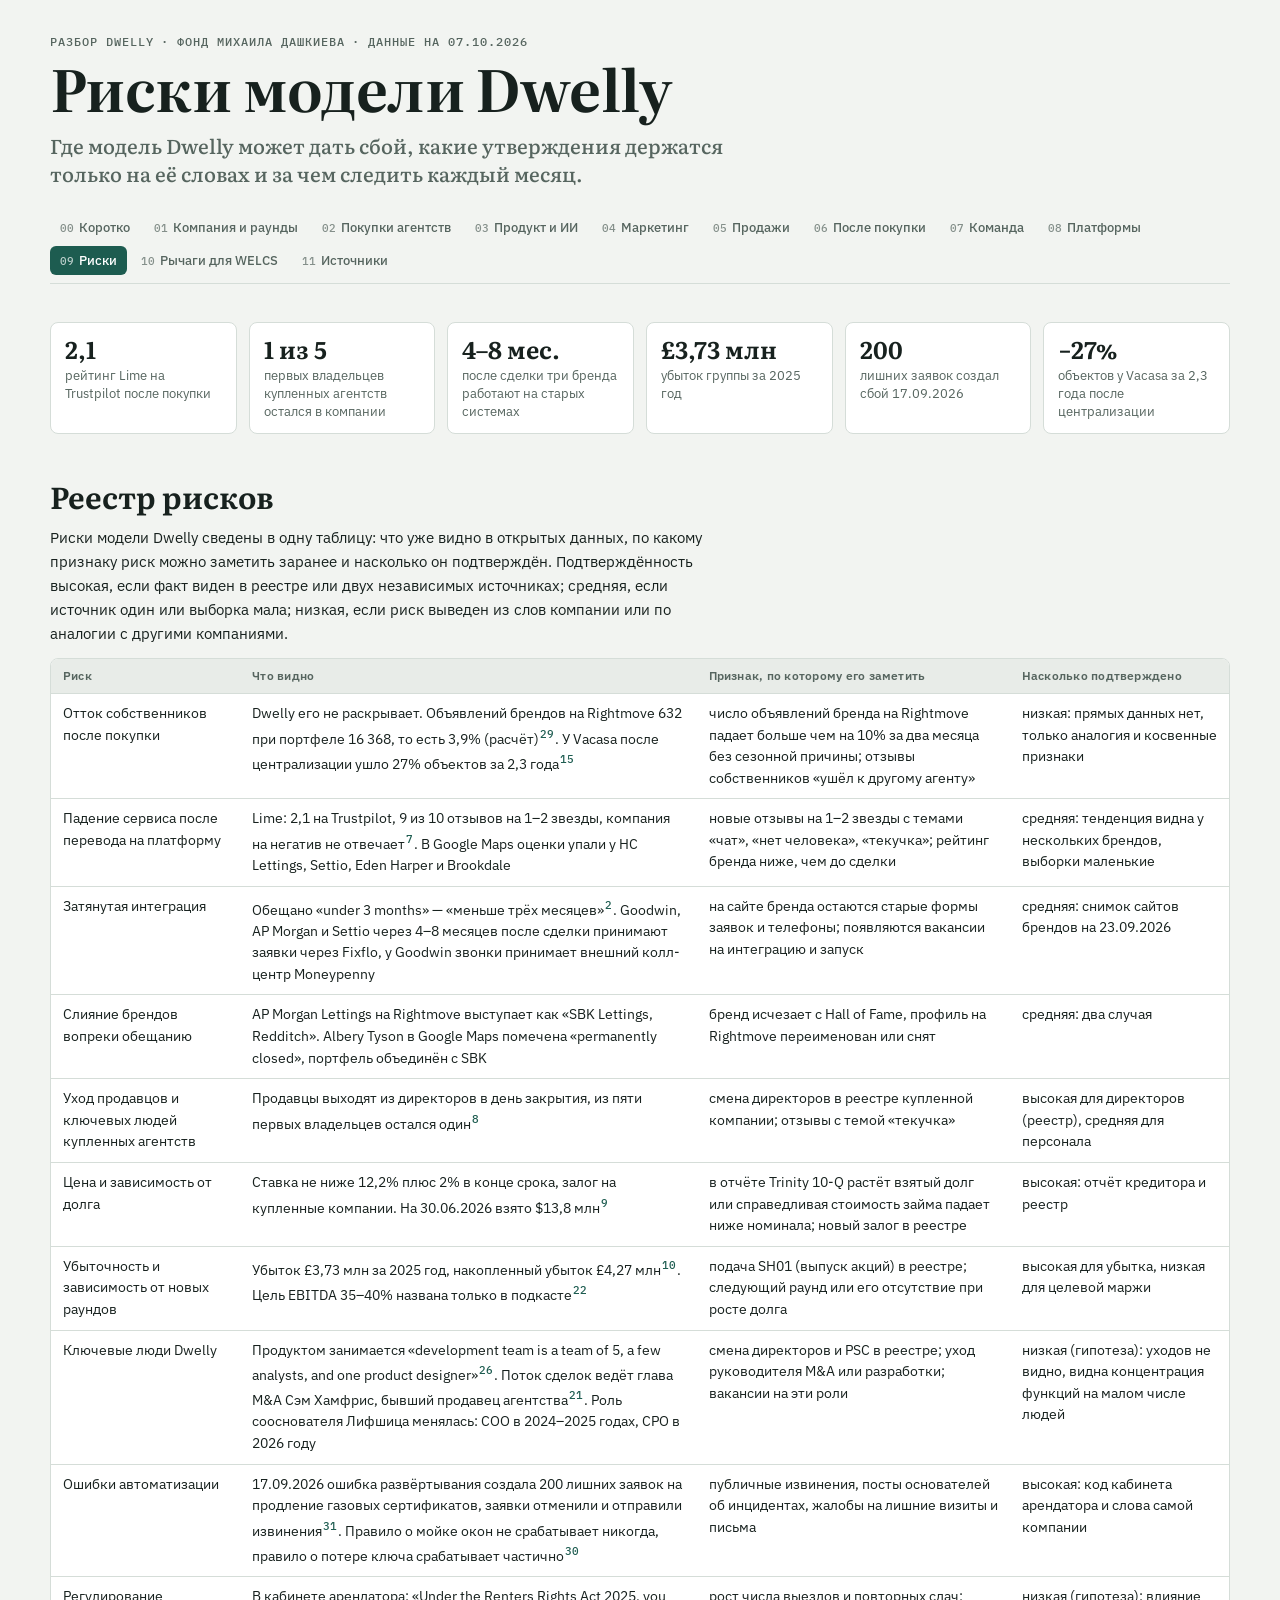
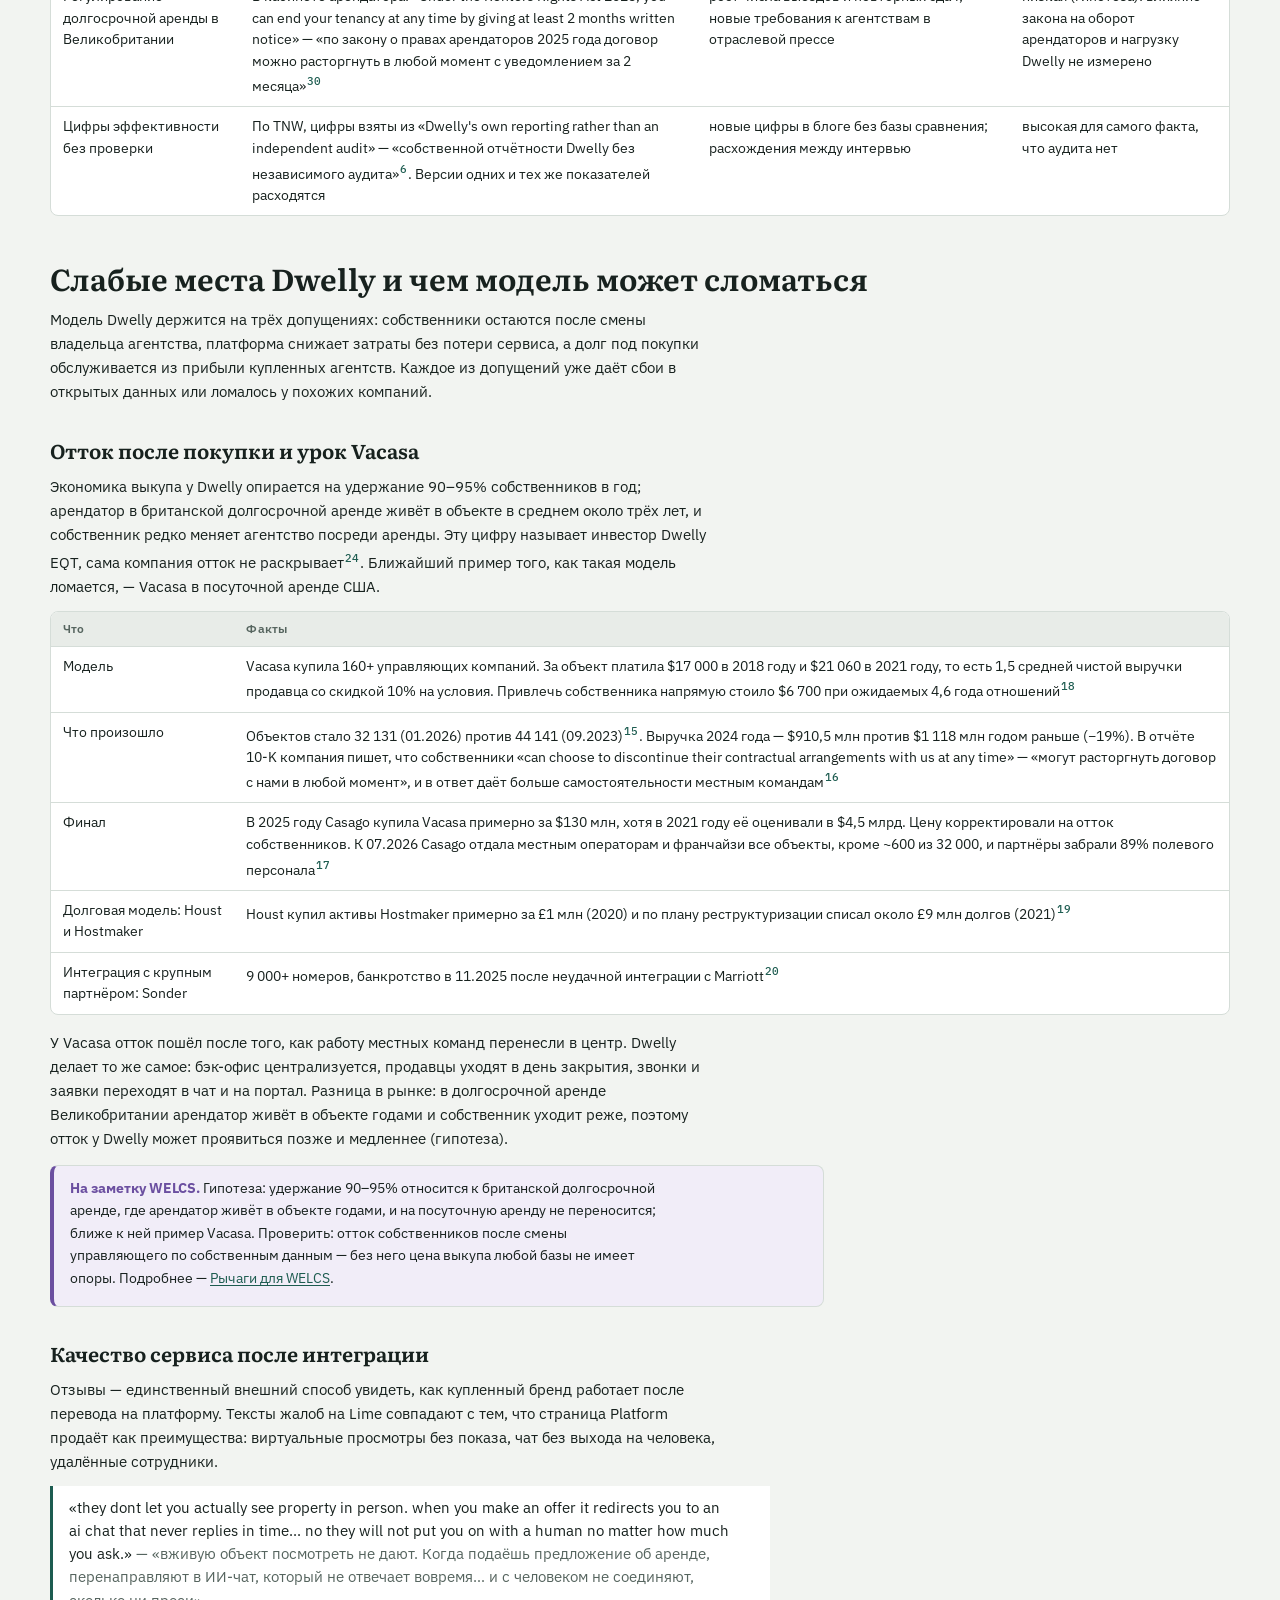
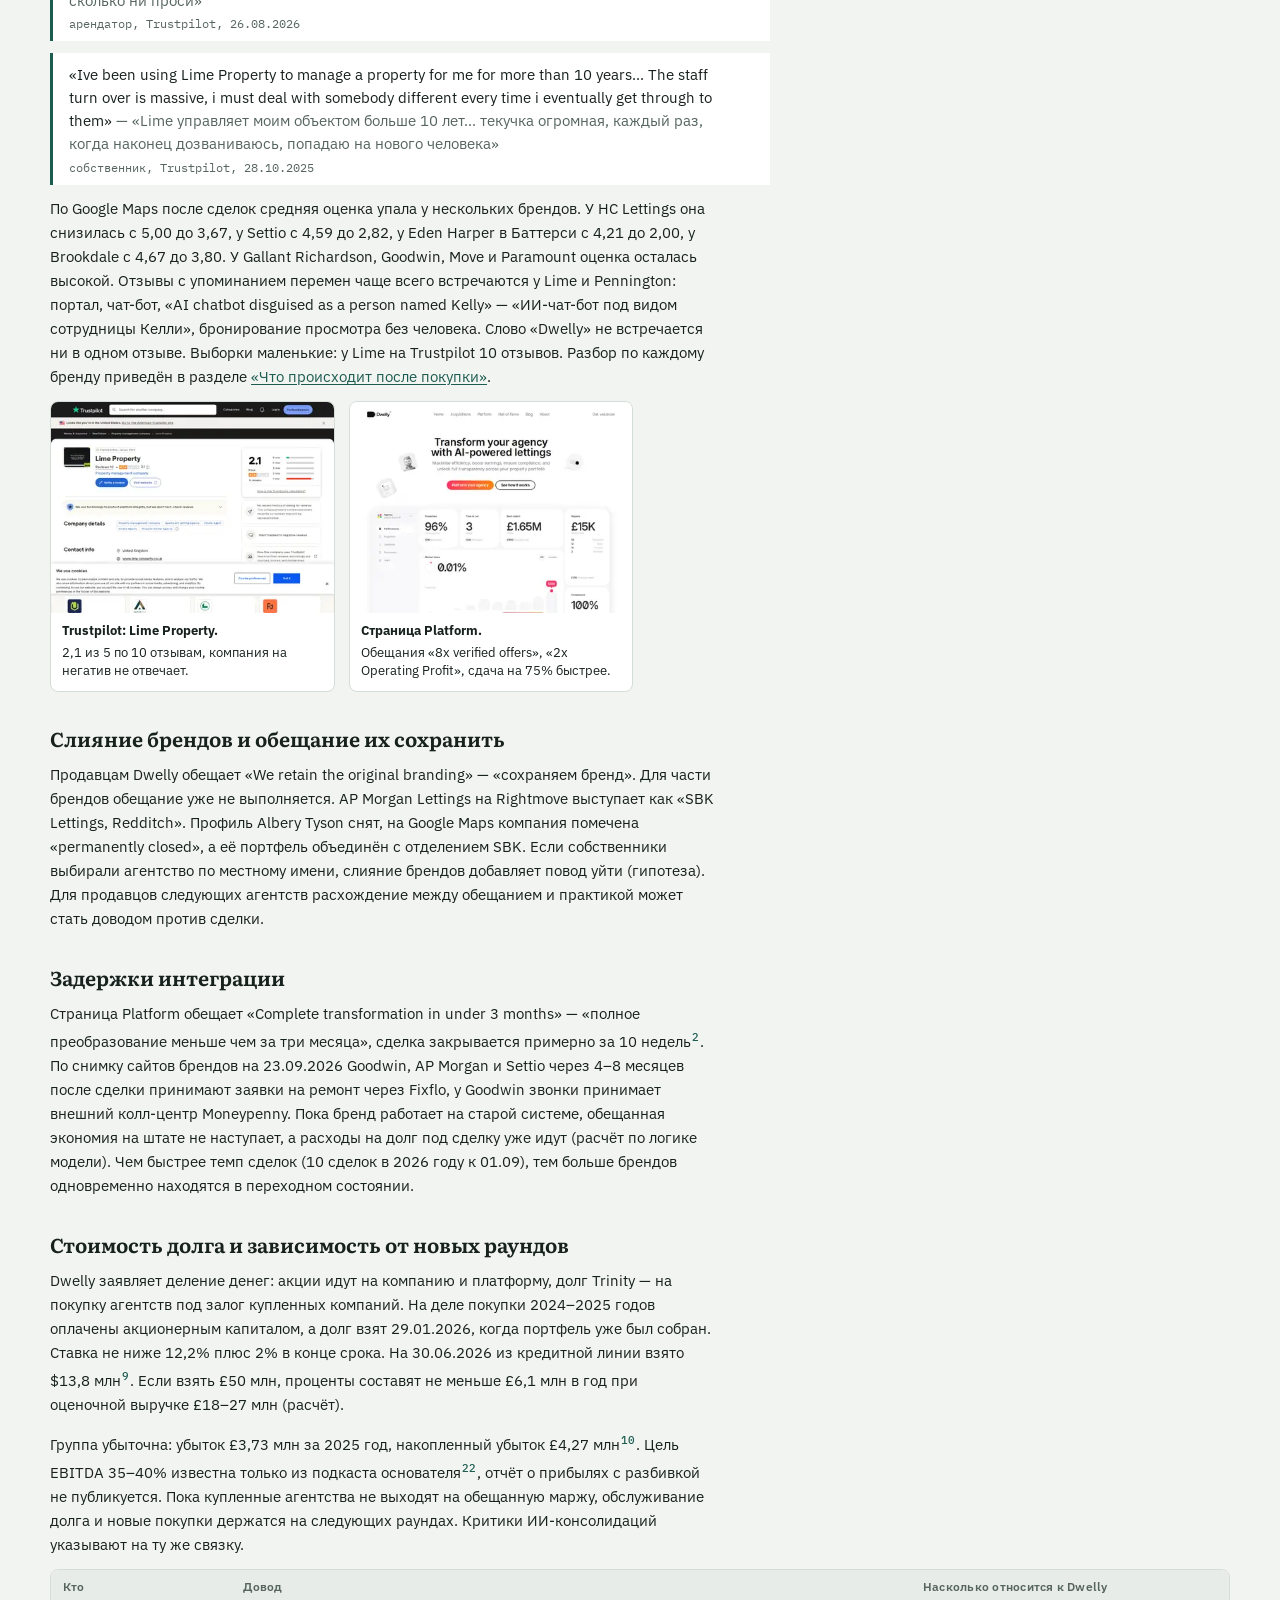
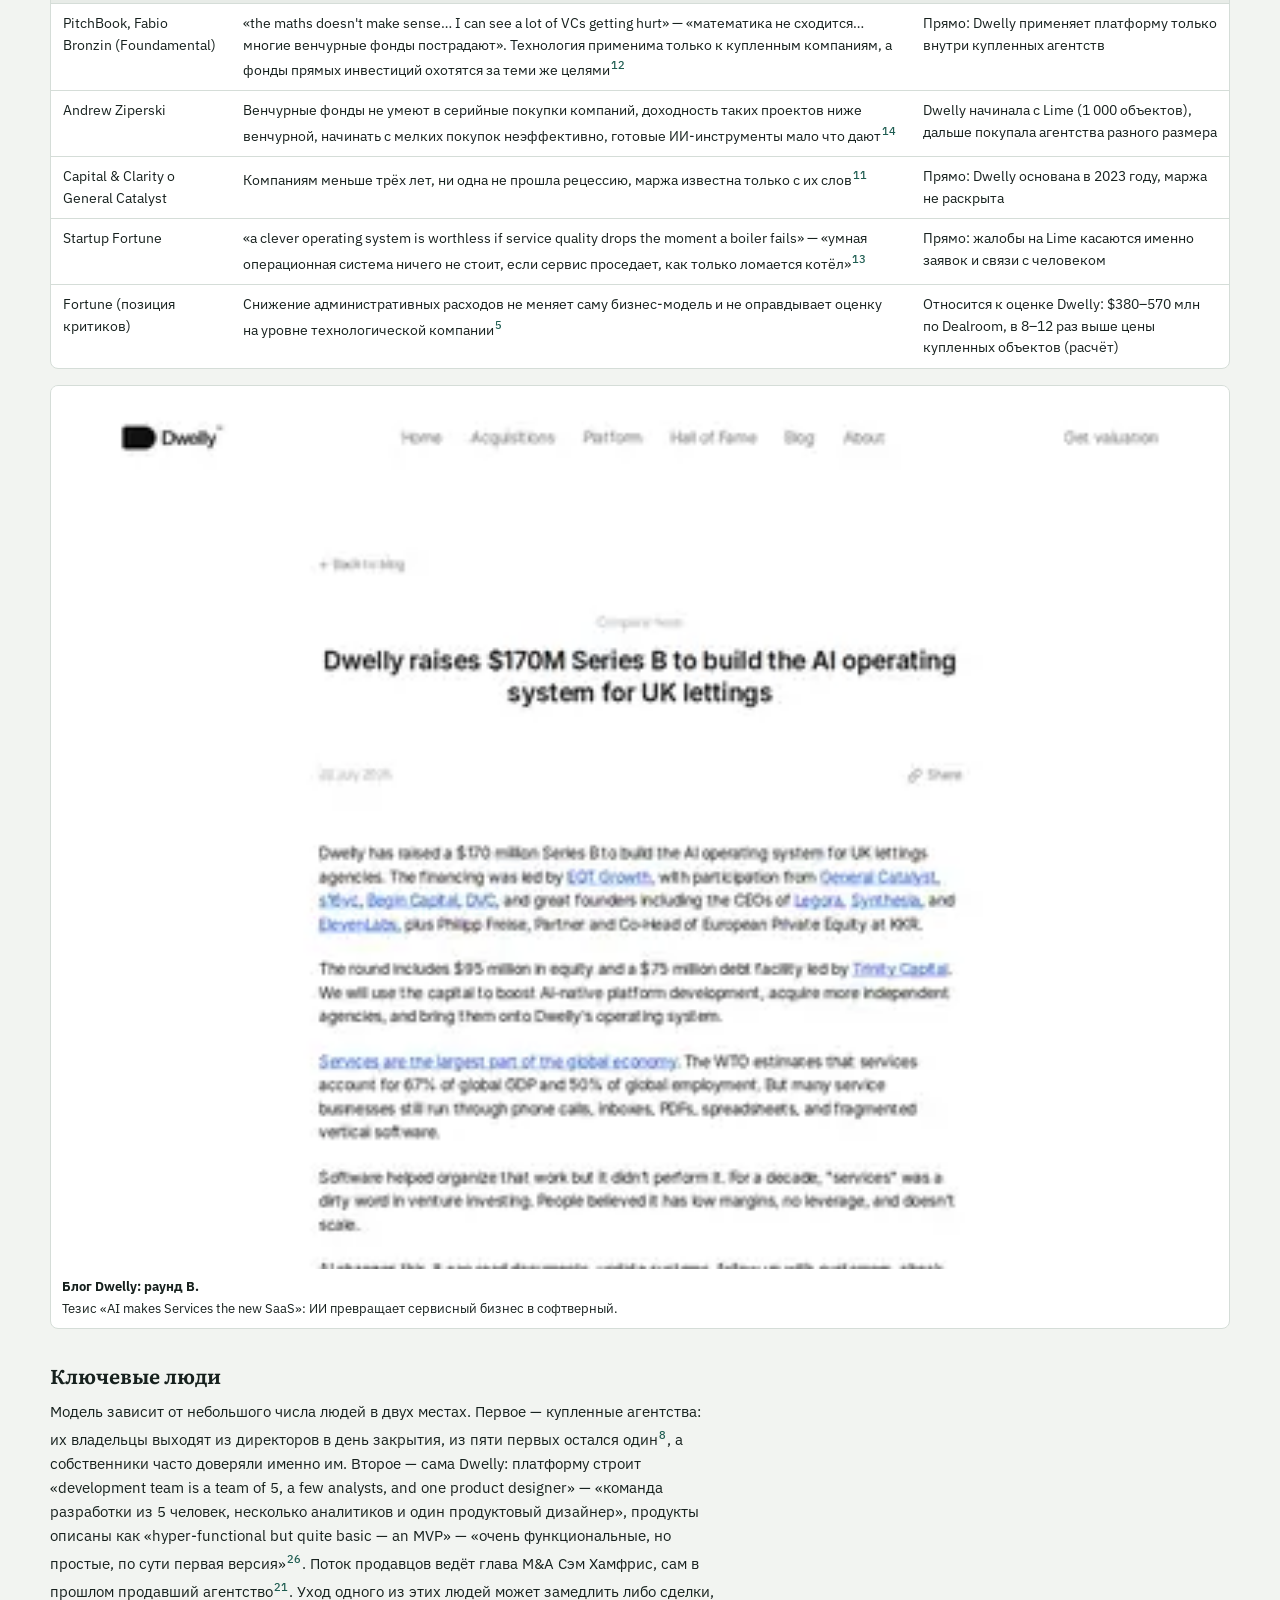
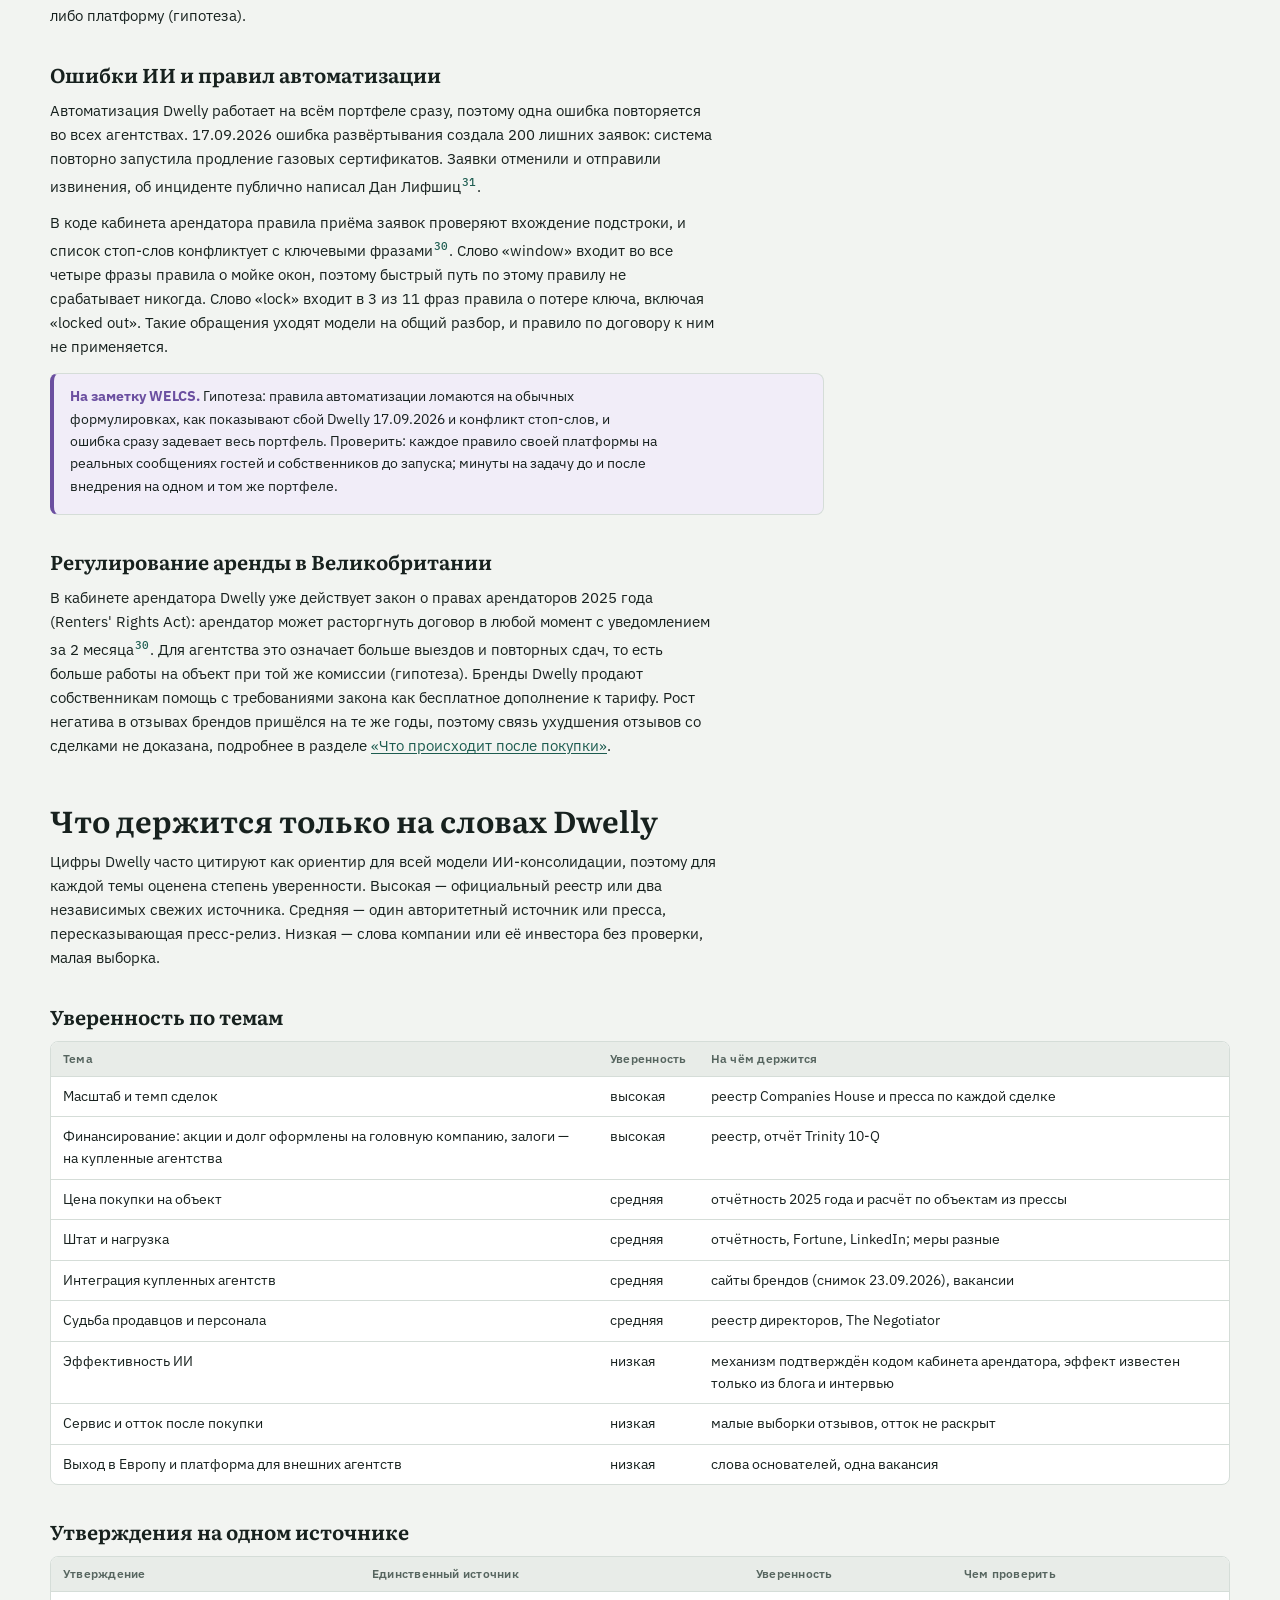
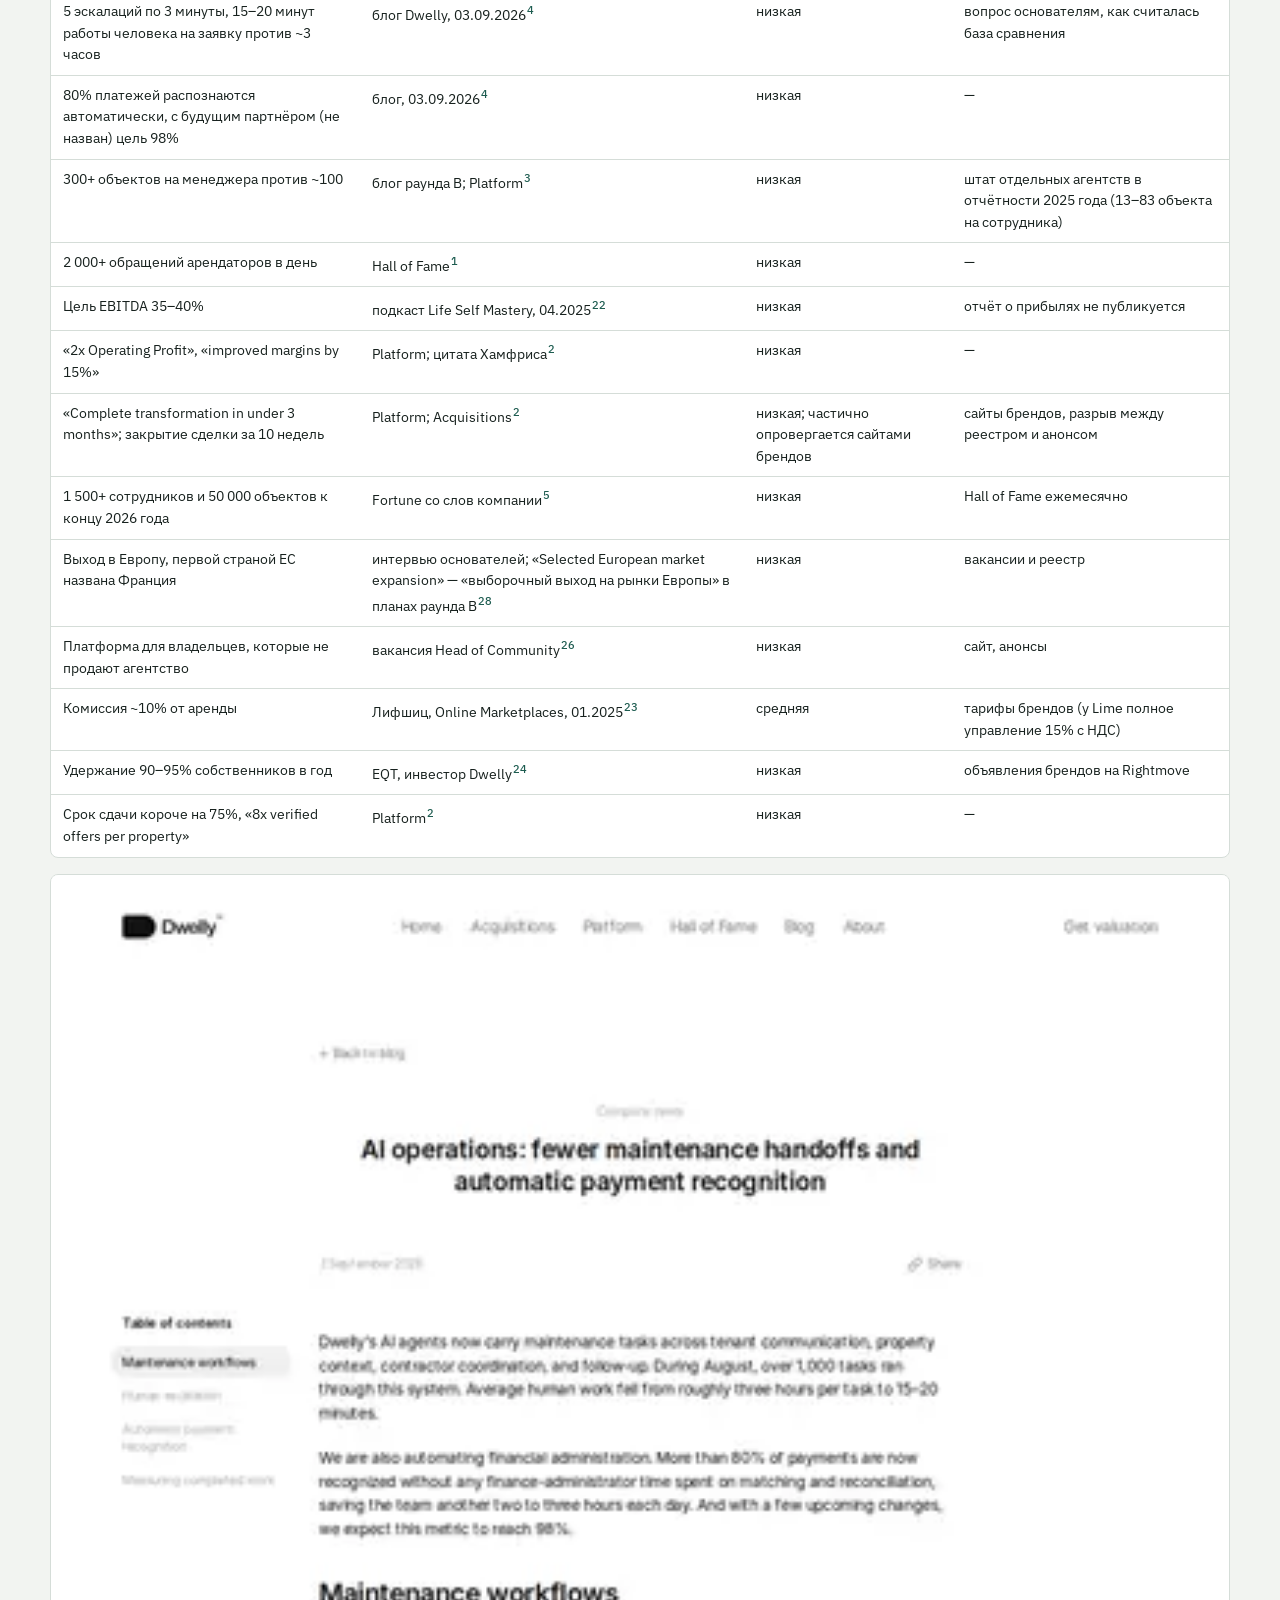
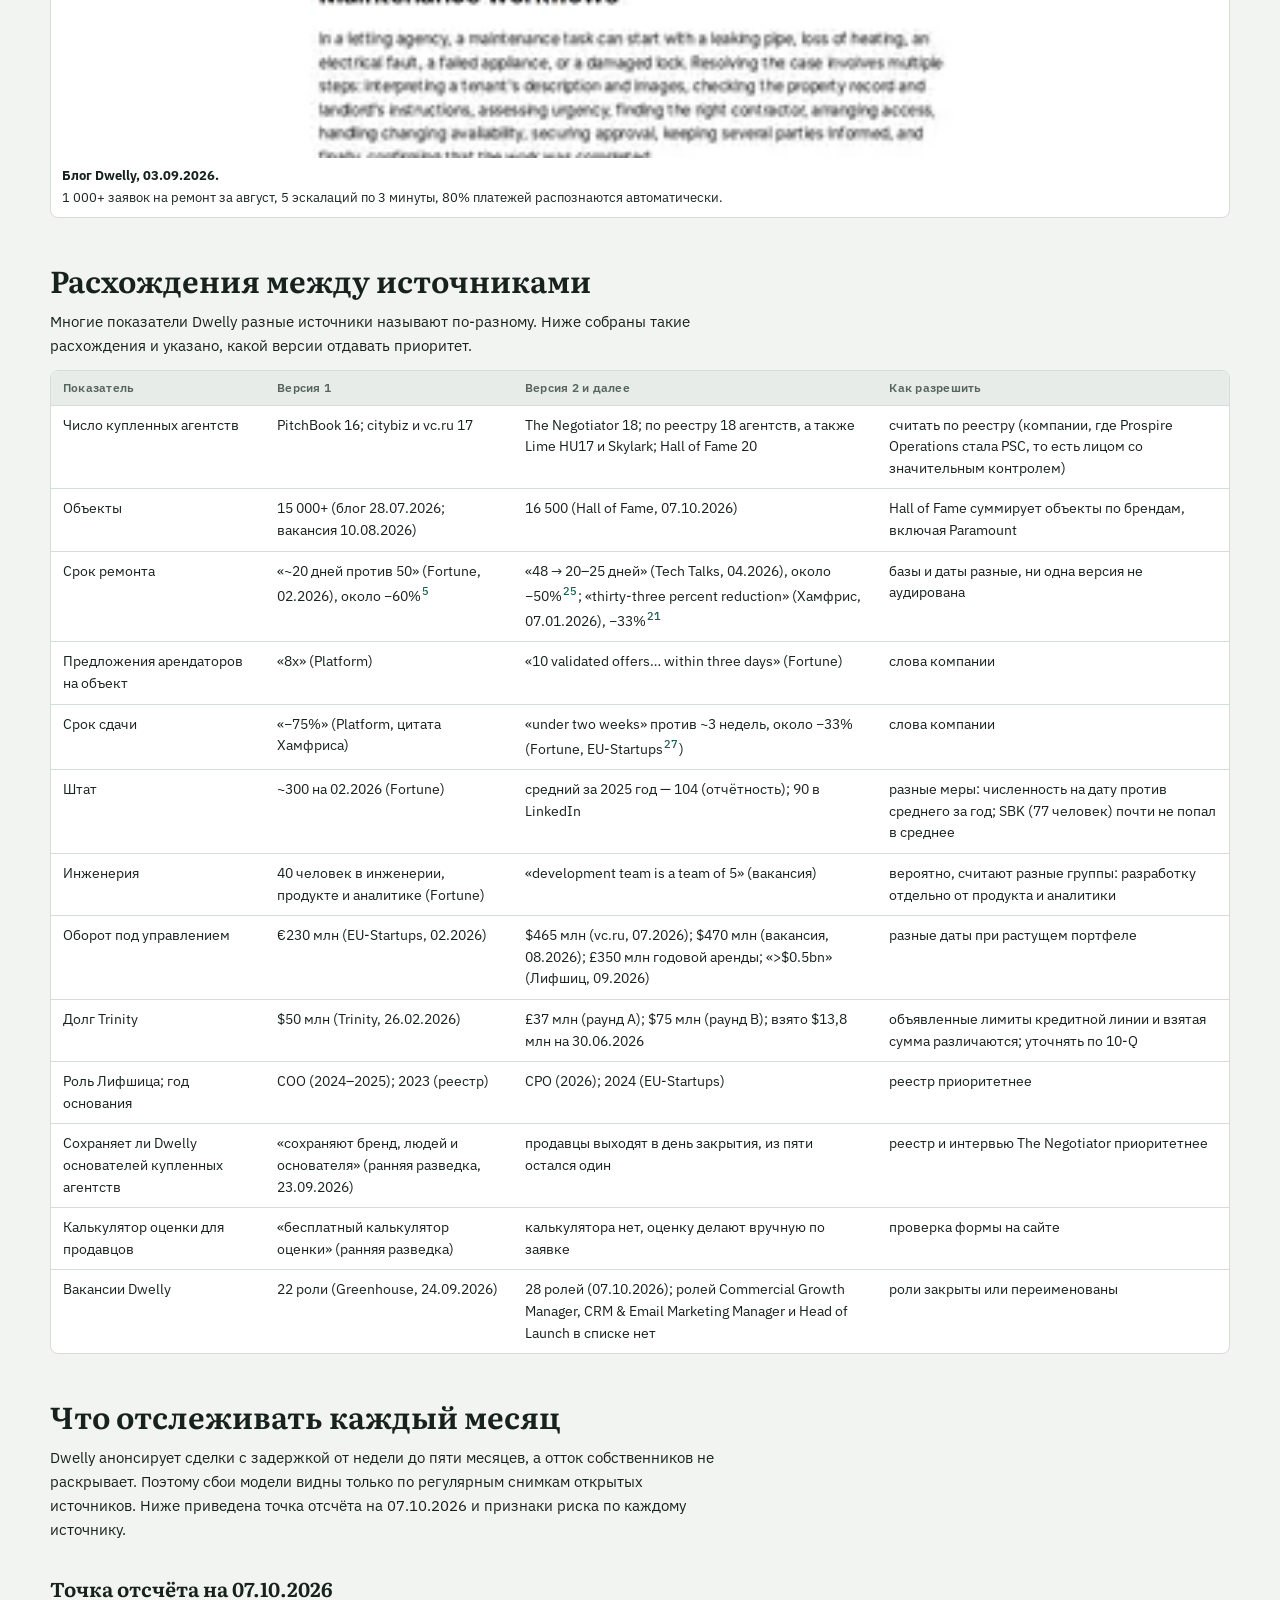
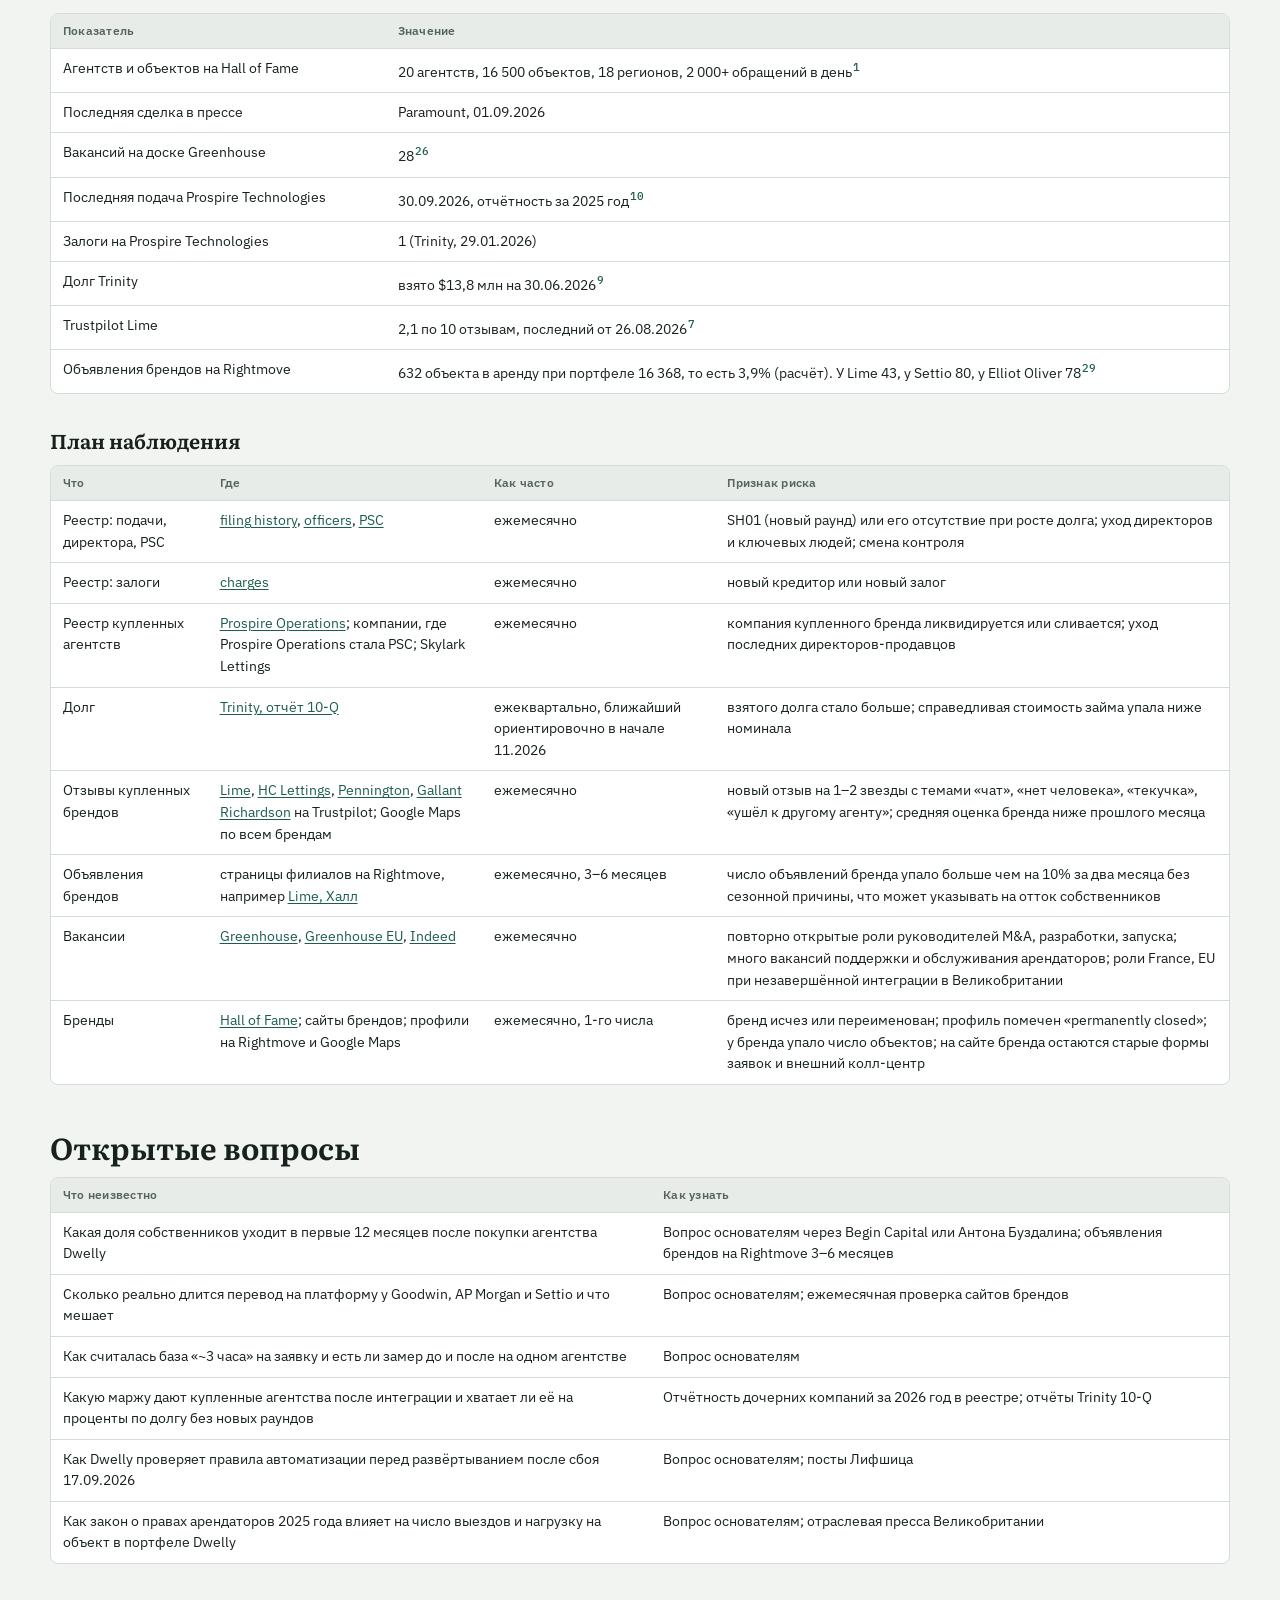
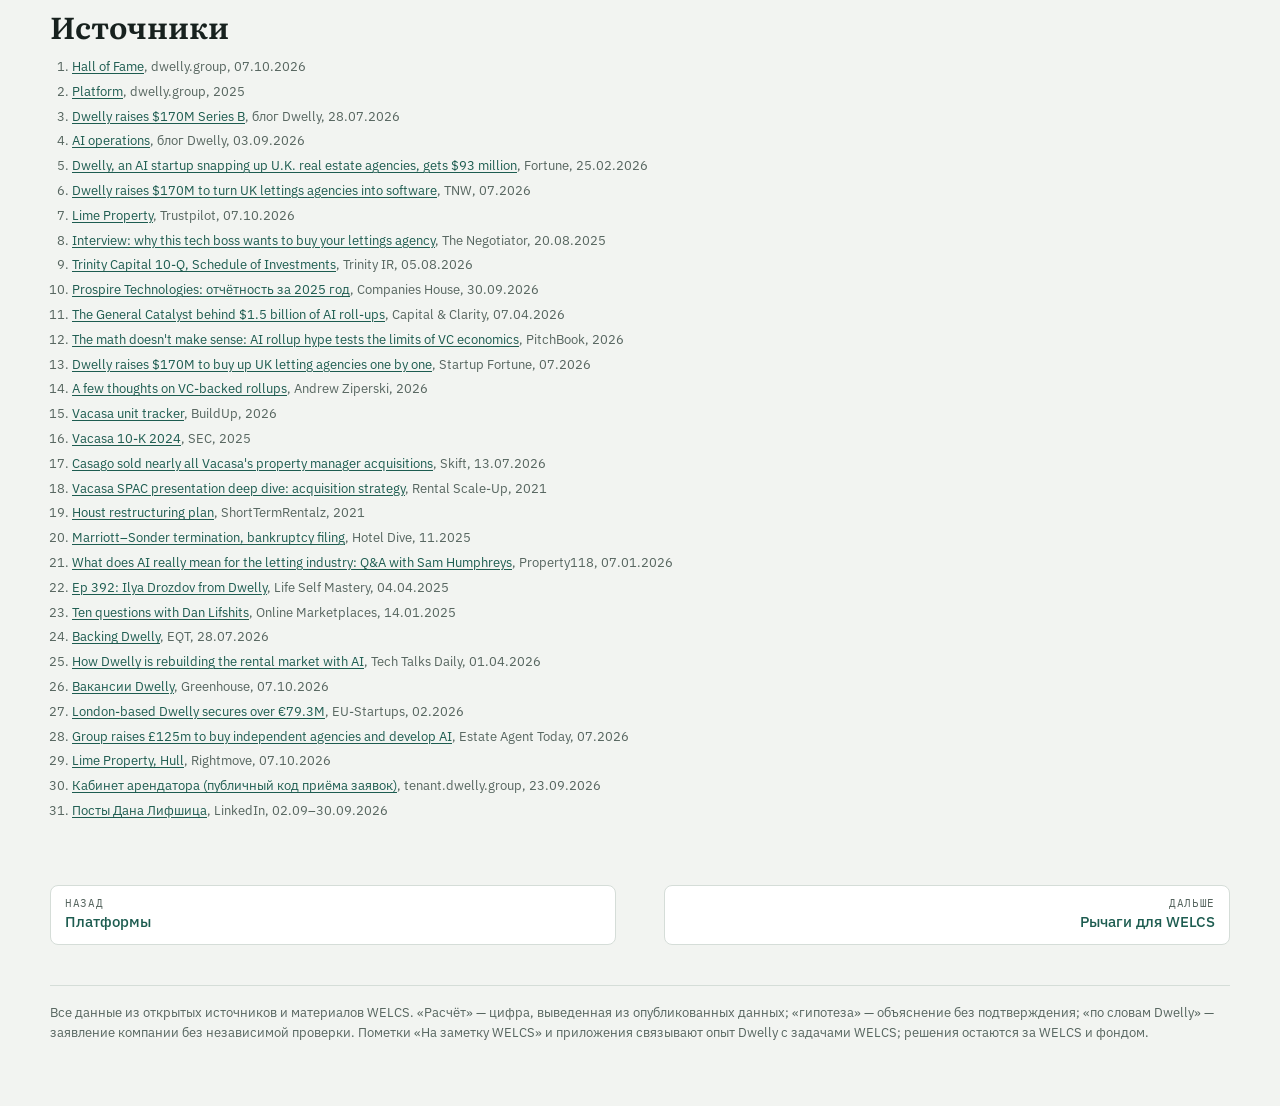
<file: riski.html>
<!doctype html>
<html lang="ru">
<head>
<meta charset="utf-8">
<meta name="viewport" content="width=device-width, initial-scale=1, viewport-fit=cover">
<title>Риски модели Dwelly · Dwelly</title>
<meta name="description" content="Где модель Dwelly может дать сбой, какие утверждения держатся только на её словах и за чем следить каждый месяц.">
<link rel="preconnect" href="https://fonts.googleapis.com">
<link rel="preconnect" href="https://fonts.gstatic.com" crossorigin>
<link rel="stylesheet" href="https://fonts.googleapis.com/css2?family=IBM+Plex+Mono:wght@400;500&family=IBM+Plex+Sans:ital,wght@0,400;0,500;0,600;1,400&family=Literata:opsz,wght@7..72,500;7..72,650&display=swap">
<link rel="stylesheet" href="assets/style.css">
</head>
<body>
<a class="skip" href="#main">К тексту</a>
<div class="wrap">
<header class="top">
<div class="eyebrow">Разбор Dwelly · Фонд Михаила Дашкиева · данные на 07.10.2026</div>
<h1>Риски модели Dwelly</h1>
<p class="sub">Где модель Dwelly может дать сбой, какие утверждения держатся только на её словах и за чем следить каждый месяц.</p>
</header>
<nav class="site" aria-label="Разделы отчёта"><ul><li><a href="index.html"><span>00</span>Коротко</a></li><li><a href="kompaniya.html"><span>01</span>Компания и раунды</a></li><li><a href="pokupki.html"><span>02</span>Покупки агентств</a></li><li><a href="produkt.html"><span>03</span>Продукт и ИИ</a></li><li><a href="marketing.html"><span>04</span>Маркетинг</a></li><li><a href="prodazhi.html"><span>05</span>Продажи</a></li><li><a href="uderzhanie.html"><span>06</span>После покупки</a></li><li><a href="komanda.html"><span>07</span>Команда</a></li><li><a href="platformy.html"><span>08</span>Платформы</a></li><li><a href="riski.html" aria-current="page"><span>09</span>Риски</a></li><li><a href="rychagi.html"><span>10</span>Рычаги для WELCS</a></li><li><a href="istochniki.html"><span>11</span>Источники</a></li></ul></nav>
<main id="main" class="doc">
<div class="stats">
<div class="st"><b>2,1</b><span>рейтинг Lime на Trustpilot после покупки</span></div>
<div class="st"><b>1 из 5</b><span>первых владельцев купленных агентств остался в компании</span></div>
<div class="st"><b>4–8 мес.</b><span>после сделки три бренда работают на старых системах</span></div>
<div class="st"><b>£3,73 млн</b><span>убыток группы за 2025 год</span></div>
<div class="st"><b>200</b><span>лишних заявок создал сбой 17.09.2026</span></div>
<div class="st"><b>−27%</b><span>объектов у Vacasa за 2,3 года после централизации</span></div>
</div>

<h2 id="riski-reestr">Реестр рисков</h2>
<p>Риски модели Dwelly сведены в одну таблицу: что уже видно в открытых данных, по какому признаку риск можно заметить заранее и насколько он подтверждён. Подтверждённость высокая, если факт виден в реестре или двух независимых источниках; средняя, если источник один или выборка мала; низкая, если риск выведен из слов компании или по аналогии с другими компаниями.</p>
<div class="tw"><table class="wide"><thead><tr><th>Риск</th><th>Что видно</th><th>Признак, по которому его заметить</th><th>Насколько подтверждено</th></tr></thead><tbody>
<tr><td>Отток собственников после покупки</td><td>Dwelly его не раскрывает. Объявлений брендов на Rightmove 632 при портфеле 16 368, то есть 3,9% (расчёт)<sup><a href="#riski-s29">29</a></sup>. У Vacasa после централизации ушло 27% объектов за 2,3 года<sup><a href="#riski-s15">15</a></sup></td><td>число объявлений бренда на Rightmove падает больше чем на 10% за два месяца без сезонной причины; отзывы собственников «ушёл к другому агенту»</td><td>низкая: прямых данных нет, только аналогия и косвенные признаки</td></tr>
<tr><td>Падение сервиса после перевода на платформу</td><td>Lime: 2,1 на Trustpilot, 9 из 10 отзывов на 1–2 звезды, компания на негатив не отвечает<sup><a href="#riski-s7">7</a></sup>. В Google Maps оценки упали у HC Lettings, Settio, Eden Harper и Brookdale</td><td>новые отзывы на 1–2 звезды с темами «чат», «нет человека», «текучка»; рейтинг бренда ниже, чем до сделки</td><td>средняя: тенденция видна у нескольких брендов, выборки маленькие</td></tr>
<tr><td>Затянутая интеграция</td><td>Обещано «under 3 months» <span class="tr">— «меньше трёх месяцев»</span><sup><a href="#riski-s2">2</a></sup>. Goodwin, AP Morgan и Settio через 4–8 месяцев после сделки принимают заявки через Fixflo, у Goodwin звонки принимает внешний колл-центр Moneypenny</td><td>на сайте бренда остаются старые формы заявок и телефоны; появляются вакансии на интеграцию и запуск</td><td>средняя: снимок сайтов брендов на 23.09.2026</td></tr>
<tr><td>Слияние брендов вопреки обещанию</td><td>AP Morgan Lettings на Rightmove выступает как «SBK Lettings, Redditch». Albery Tyson в Google Maps помечена «permanently closed», портфель объединён с SBK</td><td>бренд исчезает с Hall of Fame, профиль на Rightmove переименован или снят</td><td>средняя: два случая</td></tr>
<tr><td>Уход продавцов и ключевых людей купленных агентств</td><td>Продавцы выходят из директоров в день закрытия, из пяти первых владельцев остался один<sup><a href="#riski-s8">8</a></sup></td><td>смена директоров в реестре купленной компании; отзывы с темой «текучка»</td><td>высокая для директоров (реестр), средняя для персонала</td></tr>
<tr><td>Цена и зависимость от долга</td><td>Ставка не ниже 12,2% плюс 2% в конце срока, залог на купленные компании. На 30.06.2026 взято $13,8 млн<sup><a href="#riski-s9">9</a></sup></td><td>в отчёте Trinity 10-Q растёт взятый долг или справедливая стоимость займа падает ниже номинала; новый залог в реестре</td><td>высокая: отчёт кредитора и реестр</td></tr>
<tr><td>Убыточность и зависимость от новых раундов</td><td>Убыток £3,73 млн за 2025 год, накопленный убыток £4,27 млн<sup><a href="#riski-s10">10</a></sup>. Цель EBITDA 35–40% названа только в подкасте<sup><a href="#riski-s22">22</a></sup></td><td>подача SH01 (выпуск акций) в реестре; следующий раунд или его отсутствие при росте долга</td><td>высокая для убытка, низкая для целевой маржи</td></tr>
<tr><td>Ключевые люди Dwelly</td><td>Продуктом занимается «development team is a team of 5, a few analysts, and one product designer»<sup><a href="#riski-s26">26</a></sup>. Поток сделок ведёт глава M&amp;A Сэм Хамфрис, бывший продавец агентства<sup><a href="#riski-s21">21</a></sup>. Роль сооснователя Лифшица менялась: COO в 2024–2025 годах, CPO в 2026 году</td><td>смена директоров и PSC в реестре; уход руководителя M&amp;A или разработки; вакансии на эти роли</td><td>низкая (гипотеза): уходов не видно, видна концентрация функций на малом числе людей</td></tr>
<tr><td>Ошибки автоматизации</td><td>17.09.2026 ошибка развёртывания создала 200 лишних заявок на продление газовых сертификатов, заявки отменили и отправили извинения<sup><a href="#riski-s31">31</a></sup>. Правило о мойке окон не срабатывает никогда, правило о потере ключа срабатывает частично<sup><a href="#riski-s30">30</a></sup></td><td>публичные извинения, посты основателей об инцидентах, жалобы на лишние визиты и письма</td><td>высокая: код кабинета арендатора и слова самой компании</td></tr>
<tr><td>Регулирование долгосрочной аренды в Великобритании</td><td>В кабинете арендатора: «Under the Renters Rights Act 2025, you can end your tenancy at any time by giving at least 2 months written notice» <span class="tr">— «по закону о правах арендаторов 2025 года договор можно расторгнуть в любой момент с уведомлением за 2 месяца»</span><sup><a href="#riski-s30">30</a></sup></td><td>рост числа выездов и повторных сдач; новые требования к агентствам в отраслевой прессе</td><td>низкая (гипотеза): влияние закона на оборот арендаторов и нагрузку Dwelly не измерено</td></tr>
<tr><td>Цифры эффективности без проверки</td><td>По TNW, цифры взяты из «Dwelly's own reporting rather than an independent audit» <span class="tr">— «собственной отчётности Dwelly без независимого аудита»</span><sup><a href="#riski-s6">6</a></sup>. Версии одних и тех же показателей расходятся</td><td>новые цифры в блоге без базы сравнения; расхождения между интервью</td><td>высокая для самого факта, что аудита нет</td></tr>
</tbody></table></div>

<h2 id="riski-slabye">Слабые места Dwelly и чем модель может сломаться</h2>
<p>Модель Dwelly держится на трёх допущениях: собственники остаются после смены владельца агентства, платформа снижает затраты без потери сервиса, а долг под покупки обслуживается из прибыли купленных агентств. Каждое из допущений уже даёт сбои в открытых данных или ломалось у похожих компаний.</p>

<h3>Отток после покупки и урок Vacasa</h3>
<p>Экономика выкупа у Dwelly опирается на удержание 90–95% собственников в год; арендатор в британской долгосрочной аренде живёт в объекте в среднем около трёх лет, и собственник редко меняет агентство посреди аренды. Эту цифру называет инвестор Dwelly EQT, сама компания отток не раскрывает<sup><a href="#riski-s24">24</a></sup>. Ближайший пример того, как такая модель ломается, — Vacasa в посуточной аренде США.</p>
<div class="tw"><table><thead><tr><th>Что</th><th>Факты</th></tr></thead><tbody>
<tr><td>Модель</td><td>Vacasa купила 160+ управляющих компаний. За объект платила $17 000 в 2018 году и $21 060 в 2021 году, то есть 1,5 средней чистой выручки продавца со скидкой 10% на условия. Привлечь собственника напрямую стоило $6 700 при ожидаемых 4,6 года отношений<sup><a href="#riski-s18">18</a></sup></td></tr>
<tr><td>Что произошло</td><td>Объектов стало 32 131 (01.2026) против 44 141 (09.2023)<sup><a href="#riski-s15">15</a></sup>. Выручка 2024 года — $910,5 млн против $1 118 млн годом раньше (−19%). В отчёте 10-K компания пишет, что собственники «can choose to discontinue their contractual arrangements with us at any time» <span class="tr">— «могут расторгнуть договор с нами в любой момент»</span>, и в ответ даёт больше самостоятельности местным командам<sup><a href="#riski-s16">16</a></sup></td></tr>
<tr><td>Финал</td><td>В 2025 году Casago купила Vacasa примерно за $130 млн, хотя в 2021 году её оценивали в $4,5 млрд. Цену корректировали на отток собственников. К 07.2026 Casago отдала местным операторам и франчайзи все объекты, кроме ~600 из 32 000, и партнёры забрали 89% полевого персонала<sup><a href="#riski-s17">17</a></sup></td></tr>
<tr><td>Долговая модель: Houst и Hostmaker</td><td>Houst купил активы Hostmaker примерно за £1 млн (2020) и по плану реструктуризации списал около £9 млн долгов (2021)<sup><a href="#riski-s19">19</a></sup></td></tr>
<tr><td>Интеграция с крупным партнёром: Sonder</td><td>9 000+ номеров, банкротство в 11.2025 после неудачной интеграции с Marriott<sup><a href="#riski-s20">20</a></sup></td></tr>
</tbody></table></div>
<p>У Vacasa отток пошёл после того, как работу местных команд перенесли в центр. Dwelly делает то же самое: бэк-офис централизуется, продавцы уходят в день закрытия, звонки и заявки переходят в чат и на портал. Разница в рынке: в долгосрочной аренде Великобритании арендатор живёт в объекте годами и собственник уходит реже, поэтому отток у Dwelly может проявиться позже и медленнее (гипотеза).</p>
<aside class="welcs"><p><b>На заметку WELCS.</b> Гипотеза: удержание 90–95% относится к британской долгосрочной аренде, где арендатор живёт в объекте годами, и на посуточную аренду не переносится; ближе к ней пример Vacasa. Проверить: отток собственников после смены управляющего по собственным данным — без него цена выкупа любой базы не имеет опоры. Подробнее — <a href="rychagi.html">Рычаги для WELCS</a>.</p></aside>

<h3>Качество сервиса после интеграции</h3>
<p>Отзывы — единственный внешний способ увидеть, как купленный бренд работает после перевода на платформу. Тексты жалоб на Lime совпадают с тем, что страница Platform продаёт как преимущества: виртуальные просмотры без показа, чат без выхода на человека, удалённые сотрудники.</p>
<blockquote><p>«they dont let you actually see property in person. when you make an offer it redirects you to an ai chat that never replies in time... no they will not put you on with a human no matter how much you ask.» <span class="tr">— «вживую объект посмотреть не дают. Когда подаёшь предложение об аренде, перенаправляют в ИИ-чат, который не отвечает вовремя… и с человеком не соединяют, сколько ни проси»</span></p><cite>арендатор, Trustpilot, 26.08.2026</cite></blockquote>
<blockquote><p>«Ive been using Lime Property to manage a property for me for more than 10 years... The staff turn over is massive, i must deal with somebody different every time i eventually get through to them» <span class="tr">— «Lime управляет моим объектом больше 10 лет… текучка огромная, каждый раз, когда наконец дозваниваюсь, попадаю на нового человека»</span></p><cite>собственник, Trustpilot, 28.10.2025</cite></blockquote>
<p>По Google Maps после сделок средняя оценка упала у нескольких брендов. У HC Lettings она снизилась с 5,00 до 3,67, у Settio с 4,59 до 2,82, у Eden Harper в Баттерси с 4,21 до 2,00, у Brookdale с 4,67 до 3,80. У Gallant Richardson, Goodwin, Move и Paramount оценка осталась высокой. Отзывы с упоминанием перемен чаще всего встречаются у Lime и Pennington: портал, чат-бот, «AI chatbot disguised as a person named Kelly» <span class="tr">— «ИИ-чат-бот под видом сотрудницы Келли»</span>, бронирование просмотра без человека. Слово «Dwelly» не встречается ни в одном отзыве. Выборки маленькие: у Lime на Trustpilot 10 отзывов. Разбор по каждому бренду приведён в разделе <a href="uderzhanie.html">«Что происходит после покупки»</a>.</p>
<div class="gal">
<figure><a href="img/ex_trustpilot_lime.webp"><img src="img/ex_trustpilot_lime_s.webp" alt="Страница Lime Property на Trustpilot" loading="lazy" width="400" height="300"></a><figcaption><b>Trustpilot: Lime Property.</b> 2,1 из 5 по 10 отзывам, компания на негатив не отвечает.</figcaption></figure>
<figure><a href="img/dw_platform.webp"><img src="img/dw_platform_s.webp" alt="Страница Platform на dwelly.group" loading="lazy" width="400" height="300"></a><figcaption><b>Страница Platform.</b> Обещания «8x verified offers», «2x Operating Profit», сдача на 75% быстрее.</figcaption></figure>
</div>

<h3>Слияние брендов и обещание их сохранить</h3>
<p>Продавцам Dwelly обещает «We retain the original branding» <span class="tr">— «сохраняем бренд»</span>. Для части брендов обещание уже не выполняется. AP Morgan Lettings на Rightmove выступает как «SBK Lettings, Redditch». Профиль Albery Tyson снят, на Google Maps компания помечена «permanently closed», а её портфель объединён с отделением SBK. Если собственники выбирали агентство по местному имени, слияние брендов добавляет повод уйти (гипотеза). Для продавцов следующих агентств расхождение между обещанием и практикой может стать доводом против сделки.</p>

<h3>Задержки интеграции</h3>
<p>Страница Platform обещает «Complete transformation in under 3 months» <span class="tr">— «полное преобразование меньше чем за три месяца»</span>, сделка закрывается примерно за 10 недель<sup><a href="#riski-s2">2</a></sup>. По снимку сайтов брендов на 23.09.2026 Goodwin, AP Morgan и Settio через 4–8 месяцев после сделки принимают заявки на ремонт через Fixflo, у Goodwin звонки принимает внешний колл-центр Moneypenny. Пока бренд работает на старой системе, обещанная экономия на штате не наступает, а расходы на долг под сделку уже идут (расчёт по логике модели). Чем быстрее темп сделок (10 сделок в 2026 году к 01.09), тем больше брендов одновременно находятся в переходном состоянии.</p>

<h3>Стоимость долга и зависимость от новых раундов</h3>
<p>Dwelly заявляет деление денег: акции идут на компанию и платформу, долг Trinity — на покупку агентств под залог купленных компаний. На деле покупки 2024–2025 годов оплачены акционерным капиталом, а долг взят 29.01.2026, когда портфель уже был собран. Ставка не ниже 12,2% плюс 2% в конце срока. На 30.06.2026 из кредитной линии взято $13,8 млн<sup><a href="#riski-s9">9</a></sup>. Если взять £50 млн, проценты составят не меньше £6,1 млн в год при оценочной выручке £18–27 млн (расчёт).</p>
<p>Группа убыточна: убыток £3,73 млн за 2025 год, накопленный убыток £4,27 млн<sup><a href="#riski-s10">10</a></sup>. Цель EBITDA 35–40% известна только из подкаста основателя<sup><a href="#riski-s22">22</a></sup>, отчёт о прибылях с разбивкой не публикуется. Пока купленные агентства не выходят на обещанную маржу, обслуживание долга и новые покупки держатся на следующих раундах. Критики ИИ-консолидаций указывают на ту же связку.</p>
<div class="tw"><table class="wide"><thead><tr><th>Кто</th><th>Довод</th><th>Насколько относится к Dwelly</th></tr></thead><tbody>
<tr><td>PitchBook, Fabio Bronzin (Foundamental)</td><td>«the maths doesn't make sense… I can see a lot of VCs getting hurt» <span class="tr">— «математика не сходится… многие венчурные фонды пострадают»</span>. Технология применима только к купленным компаниям, а фонды прямых инвестиций охотятся за теми же целями<sup><a href="#riski-s12">12</a></sup></td><td>Прямо: Dwelly применяет платформу только внутри купленных агентств</td></tr>
<tr><td>Andrew Ziperski</td><td>Венчурные фонды не умеют в серийные покупки компаний, доходность таких проектов ниже венчурной, начинать с мелких покупок неэффективно, готовые ИИ-инструменты мало что дают<sup><a href="#riski-s14">14</a></sup></td><td>Dwelly начинала с Lime (1 000 объектов), дальше покупала агентства разного размера</td></tr>
<tr><td>Capital &amp; Clarity о General Catalyst</td><td>Компаниям меньше трёх лет, ни одна не прошла рецессию, маржа известна только с их слов<sup><a href="#riski-s11">11</a></sup></td><td>Прямо: Dwelly основана в 2023 году, маржа не раскрыта</td></tr>
<tr><td>Startup Fortune</td><td>«a clever operating system is worthless if service quality drops the moment a boiler fails» <span class="tr">— «умная операционная система ничего не стоит, если сервис проседает, как только ломается котёл»</span><sup><a href="#riski-s13">13</a></sup></td><td>Прямо: жалобы на Lime касаются именно заявок и связи с человеком</td></tr>
<tr><td>Fortune (позиция критиков)</td><td>Снижение административных расходов не меняет саму бизнес-модель и не оправдывает оценку на уровне технологической компании<sup><a href="#riski-s5">5</a></sup></td><td>Относится к оценке Dwelly: $380–570 млн по Dealroom, в 8–12 раз выше цены купленных объектов (расчёт)</td></tr>
</tbody></table></div>
<figure><a href="img/dw_blog_seriesb.webp"><img src="img/dw_blog_seriesb_s.webp" alt="Пост блога Dwelly о раунде B" loading="lazy" width="400" height="300"></a><figcaption><b>Блог Dwelly: раунд B.</b> Тезис «AI makes Services the new SaaS»: ИИ превращает сервисный бизнес в софтверный.</figcaption></figure>

<h3>Ключевые люди</h3>
<p>Модель зависит от небольшого числа людей в двух местах. Первое — купленные агентства: их владельцы выходят из директоров в день закрытия, из пяти первых остался один<sup><a href="#riski-s8">8</a></sup>, а собственники часто доверяли именно им. Второе — сама Dwelly: платформу строит «development team is a team of 5, a few analysts, and one product designer» <span class="tr">— «команда разработки из 5 человек, несколько аналитиков и один продуктовый дизайнер»</span>, продукты описаны как «hyper-functional but quite basic — an MVP» <span class="tr">— «очень функциональные, но простые, по сути первая версия»</span><sup><a href="#riski-s26">26</a></sup>. Поток продавцов ведёт глава M&amp;A Сэм Хамфрис, сам в прошлом продавший агентство<sup><a href="#riski-s21">21</a></sup>. Уход одного из этих людей может замедлить либо сделки, либо платформу (гипотеза).</p>

<h3>Ошибки ИИ и правил автоматизации</h3>
<p>Автоматизация Dwelly работает на всём портфеле сразу, поэтому одна ошибка повторяется во всех агентствах. 17.09.2026 ошибка развёртывания создала 200 лишних заявок: система повторно запустила продление газовых сертификатов. Заявки отменили и отправили извинения, об инциденте публично написал Дан Лифшиц<sup><a href="#riski-s31">31</a></sup>.</p>
<p>В коде кабинета арендатора правила приёма заявок проверяют вхождение подстроки, и список стоп-слов конфликтует с ключевыми фразами<sup><a href="#riski-s30">30</a></sup>. Слово «window» входит во все четыре фразы правила о мойке окон, поэтому быстрый путь по этому правилу не срабатывает никогда. Слово «lock» входит в 3 из 11 фраз правила о потере ключа, включая «locked out». Такие обращения уходят модели на общий разбор, и правило по договору к ним не применяется.</p>
<aside class="welcs"><p><b>На заметку WELCS.</b> Гипотеза: правила автоматизации ломаются на обычных формулировках, как показывают сбой Dwelly 17.09.2026 и конфликт стоп-слов, и ошибка сразу задевает весь портфель. Проверить: каждое правило своей платформы на реальных сообщениях гостей и собственников до запуска; минуты на задачу до и после внедрения на одном и том же портфеле.</p></aside>

<h3>Регулирование аренды в Великобритании</h3>
<p>В кабинете арендатора Dwelly уже действует закон о правах арендаторов 2025 года (Renters' Rights Act): арендатор может расторгнуть договор в любой момент с уведомлением за 2 месяца<sup><a href="#riski-s30">30</a></sup>. Для агентства это означает больше выездов и повторных сдач, то есть больше работы на объект при той же комиссии (гипотеза). Бренды Dwelly продают собственникам помощь с требованиями закона как бесплатное дополнение к тарифу. Рост негатива в отзывах брендов пришёлся на те же годы, поэтому связь ухудшения отзывов со сделками не доказана, подробнее в разделе <a href="uderzhanie.html">«Что происходит после покупки»</a>.</p>

<h2 id="riski-samootchet">Что держится только на словах Dwelly</h2>
<p>Цифры Dwelly часто цитируют как ориентир для всей модели ИИ-консолидации, поэтому для каждой темы оценена степень уверенности. Высокая — официальный реестр или два независимых свежих источника. Средняя — один авторитетный источник или пресса, пересказывающая пресс-релиз. Низкая — слова компании или её инвестора без проверки, малая выборка.</p>

<h3>Уверенность по темам</h3>
<div class="tw"><table><thead><tr><th>Тема</th><th>Уверенность</th><th>На чём держится</th></tr></thead><tbody>
<tr><td>Масштаб и темп сделок</td><td>высокая</td><td>реестр Companies House и пресса по каждой сделке</td></tr>
<tr><td>Финансирование: акции и долг оформлены на головную компанию, залоги — на купленные агентства</td><td>высокая</td><td>реестр, отчёт Trinity 10-Q</td></tr>
<tr><td>Цена покупки на объект</td><td>средняя</td><td>отчётность 2025 года и расчёт по объектам из прессы</td></tr>
<tr><td>Штат и нагрузка</td><td>средняя</td><td>отчётность, Fortune, LinkedIn; меры разные</td></tr>
<tr><td>Интеграция купленных агентств</td><td>средняя</td><td>сайты брендов (снимок 23.09.2026), вакансии</td></tr>
<tr><td>Судьба продавцов и персонала</td><td>средняя</td><td>реестр директоров, The Negotiator</td></tr>
<tr><td>Эффективность ИИ</td><td>низкая</td><td>механизм подтверждён кодом кабинета арендатора, эффект известен только из блога и интервью</td></tr>
<tr><td>Сервис и отток после покупки</td><td>низкая</td><td>малые выборки отзывов, отток не раскрыт</td></tr>
<tr><td>Выход в Европу и платформа для внешних агентств</td><td>низкая</td><td>слова основателей, одна вакансия</td></tr>
</tbody></table></div>

<h3>Утверждения на одном источнике</h3>
<div class="tw"><table class="wide"><thead><tr><th>Утверждение</th><th>Единственный источник</th><th>Уверенность</th><th>Чем проверить</th></tr></thead><tbody>
<tr><td>5 эскалаций по 3 минуты, 15–20 минут работы человека на заявку против ~3 часов</td><td>блог Dwelly, 03.09.2026<sup><a href="#riski-s4">4</a></sup></td><td>низкая</td><td>вопрос основателям, как считалась база сравнения</td></tr>
<tr><td>80% платежей распознаются автоматически, с будущим партнёром (не назван) цель 98%</td><td>блог, 03.09.2026<sup><a href="#riski-s4">4</a></sup></td><td>низкая</td><td>—</td></tr>
<tr><td>300+ объектов на менеджера против ~100</td><td>блог раунда B; Platform<sup><a href="#riski-s3">3</a></sup></td><td>низкая</td><td>штат отдельных агентств в отчётности 2025 года (13–83 объекта на сотрудника)</td></tr>
<tr><td>2 000+ обращений арендаторов в день</td><td>Hall of Fame<sup><a href="#riski-s1">1</a></sup></td><td>низкая</td><td>—</td></tr>
<tr><td>Цель EBITDA 35–40%</td><td>подкаст Life Self Mastery, 04.2025<sup><a href="#riski-s22">22</a></sup></td><td>низкая</td><td>отчёт о прибылях не публикуется</td></tr>
<tr><td>«2x Operating Profit», «improved margins by 15%»</td><td>Platform; цитата Хамфриса<sup><a href="#riski-s2">2</a></sup></td><td>низкая</td><td>—</td></tr>
<tr><td>«Complete transformation in under 3 months»; закрытие сделки за 10 недель</td><td>Platform; Acquisitions<sup><a href="#riski-s2">2</a></sup></td><td>низкая; частично опровергается сайтами брендов</td><td>сайты брендов, разрыв между реестром и анонсом</td></tr>
<tr><td>1 500+ сотрудников и 50 000 объектов к концу 2026 года</td><td>Fortune со слов компании<sup><a href="#riski-s5">5</a></sup></td><td>низкая</td><td>Hall of Fame ежемесячно</td></tr>
<tr><td>Выход в Европу, первой страной ЕС названа Франция</td><td>интервью основателей; «Selected European market expansion» <span class="tr">— «выборочный выход на рынки Европы»</span> в планах раунда B<sup><a href="#riski-s28">28</a></sup></td><td>низкая</td><td>вакансии и реестр</td></tr>
<tr><td>Платформа для владельцев, которые не продают агентство</td><td>вакансия Head of Community<sup><a href="#riski-s26">26</a></sup></td><td>низкая</td><td>сайт, анонсы</td></tr>
<tr><td>Комиссия ~10% от аренды</td><td>Лифшиц, Online Marketplaces, 01.2025<sup><a href="#riski-s23">23</a></sup></td><td>средняя</td><td>тарифы брендов (у Lime полное управление 15% с НДС)</td></tr>
<tr><td>Удержание 90–95% собственников в год</td><td>EQT, инвестор Dwelly<sup><a href="#riski-s24">24</a></sup></td><td>низкая</td><td>объявления брендов на Rightmove</td></tr>
<tr><td>Срок сдачи короче на 75%, «8x verified offers per property»</td><td>Platform<sup><a href="#riski-s2">2</a></sup></td><td>низкая</td><td>—</td></tr>
</tbody></table></div>
<figure><a href="img/dw_blog_aiops.webp"><img src="img/dw_blog_aiops_s.webp" alt="Пост блога Dwelly об ИИ-операциях" loading="lazy" width="400" height="300"></a><figcaption><b>Блог Dwelly, 03.09.2026.</b> 1 000+ заявок на ремонт за август, 5 эскалаций по 3 минуты, 80% платежей распознаются автоматически.</figcaption></figure>

<h2 id="riski-rashozhdeniya">Расхождения между источниками</h2>
<p>Многие показатели Dwelly разные источники называют по-разному. Ниже собраны такие расхождения и указано, какой версии отдавать приоритет.</p>
<div class="tw"><table class="wide"><thead><tr><th>Показатель</th><th>Версия 1</th><th>Версия 2 и далее</th><th>Как разрешить</th></tr></thead><tbody>
<tr><td>Число купленных агентств</td><td>PitchBook 16; citybiz и vc.ru 17</td><td>The Negotiator 18; по реестру 18 агентств, а также Lime HU17 и Skylark; Hall of Fame 20</td><td>считать по реестру (компании, где Prospire Operations стала PSC, то есть лицом со значительным контролем)</td></tr>
<tr><td>Объекты</td><td>15 000+ (блог 28.07.2026; вакансия 10.08.2026)</td><td>16 500 (Hall of Fame, 07.10.2026)</td><td>Hall of Fame суммирует объекты по брендам, включая Paramount</td></tr>
<tr><td>Срок ремонта</td><td>«~20 дней против 50» (Fortune, 02.2026), около −60%<sup><a href="#riski-s5">5</a></sup></td><td>«48 → 20–25 дней» (Tech Talks, 04.2026), около −50%<sup><a href="#riski-s25">25</a></sup>; «thirty-three percent reduction» (Хамфрис, 07.01.2026), −33%<sup><a href="#riski-s21">21</a></sup></td><td>базы и даты разные, ни одна версия не аудирована</td></tr>
<tr><td>Предложения арендаторов на объект</td><td>«8x» (Platform)</td><td>«10 validated offers… within three days» (Fortune)</td><td>слова компании</td></tr>
<tr><td>Срок сдачи</td><td>«−75%» (Platform, цитата Хамфриса)</td><td>«under two weeks» против ~3 недель, около −33% (Fortune, EU-Startups<sup><a href="#riski-s27">27</a></sup>)</td><td>слова компании</td></tr>
<tr><td>Штат</td><td>~300 на 02.2026 (Fortune)</td><td>средний за 2025 год — 104 (отчётность); 90 в LinkedIn</td><td>разные меры: численность на дату против среднего за год; SBK (77 человек) почти не попал в среднее</td></tr>
<tr><td>Инженерия</td><td>40 человек в инженерии, продукте и аналитике (Fortune)</td><td>«development team is a team of 5» (вакансия)</td><td>вероятно, считают разные группы: разработку отдельно от продукта и аналитики</td></tr>
<tr><td>Оборот под управлением</td><td>€230 млн (EU-Startups, 02.2026)</td><td>$465 млн (vc.ru, 07.2026); $470 млн (вакансия, 08.2026); £350 млн годовой аренды; «&gt;$0.5bn» (Лифшиц, 09.2026)</td><td>разные даты при растущем портфеле</td></tr>
<tr><td>Долг Trinity</td><td>$50 млн (Trinity, 26.02.2026)</td><td>£37 млн (раунд A); $75 млн (раунд B); взято $13,8 млн на 30.06.2026</td><td>объявленные лимиты кредитной линии и взятая сумма различаются; уточнять по 10-Q</td></tr>
<tr><td>Роль Лифшица; год основания</td><td>COO (2024–2025); 2023 (реестр)</td><td>CPO (2026); 2024 (EU-Startups)</td><td>реестр приоритетнее</td></tr>
<tr><td>Сохраняет ли Dwelly основателей купленных агентств</td><td>«сохраняют бренд, людей и основателя» (ранняя разведка, 23.09.2026)</td><td>продавцы выходят в день закрытия, из пяти остался один</td><td>реестр и интервью The Negotiator приоритетнее</td></tr>
<tr><td>Калькулятор оценки для продавцов</td><td>«бесплатный калькулятор оценки» (ранняя разведка)</td><td>калькулятора нет, оценку делают вручную по заявке</td><td>проверка формы на сайте</td></tr>
<tr><td>Вакансии Dwelly</td><td>22 роли (Greenhouse, 24.09.2026)</td><td>28 ролей (07.10.2026); ролей Commercial Growth Manager, CRM &amp; Email Marketing Manager и Head of Launch в списке нет</td><td>роли закрыты или переименованы</td></tr>
</tbody></table></div>

<h2 id="riski-monitoring">Что отслеживать каждый месяц</h2>
<p>Dwelly анонсирует сделки с задержкой от недели до пяти месяцев, а отток собственников не раскрывает. Поэтому сбои модели видны только по регулярным снимкам открытых источников. Ниже приведена точка отсчёта на 07.10.2026 и признаки риска по каждому источнику.</p>

<h3>Точка отсчёта на 07.10.2026</h3>
<div class="tw"><table><thead><tr><th>Показатель</th><th>Значение</th></tr></thead><tbody>
<tr><td>Агентств и объектов на Hall of Fame</td><td>20 агентств, 16 500 объектов, 18 регионов, 2 000+ обращений в день<sup><a href="#riski-s1">1</a></sup></td></tr>
<tr><td>Последняя сделка в прессе</td><td>Paramount, 01.09.2026</td></tr>
<tr><td>Вакансий на доске Greenhouse</td><td>28<sup><a href="#riski-s26">26</a></sup></td></tr>
<tr><td>Последняя подача Prospire Technologies</td><td>30.09.2026, отчётность за 2025 год<sup><a href="#riski-s10">10</a></sup></td></tr>
<tr><td>Залоги на Prospire Technologies</td><td>1 (Trinity, 29.01.2026)</td></tr>
<tr><td>Долг Trinity</td><td>взято $13,8 млн на 30.06.2026<sup><a href="#riski-s9">9</a></sup></td></tr>
<tr><td>Trustpilot Lime</td><td>2,1 по 10 отзывам, последний от 26.08.2026<sup><a href="#riski-s7">7</a></sup></td></tr>
<tr><td>Объявления брендов на Rightmove</td><td>632 объекта в аренду при портфеле 16 368, то есть 3,9% (расчёт). У Lime 43, у Settio 80, у Elliot Oliver 78<sup><a href="#riski-s29">29</a></sup></td></tr>
</tbody></table></div>

<h3>План наблюдения</h3>
<div class="tw"><table class="wide"><thead><tr><th>Что</th><th>Где</th><th>Как часто</th><th>Признак риска</th></tr></thead><tbody>
<tr><td>Реестр: подачи, директора, PSC</td><td><a href="https://find-and-update.company-information.service.gov.uk/company/14991567/filing-history">filing history</a>, <a href="https://find-and-update.company-information.service.gov.uk/company/14991567/officers">officers</a>, <a href="https://find-and-update.company-information.service.gov.uk/company/14991567/persons-with-significant-control">PSC</a></td><td>ежемесячно</td><td>SH01 (новый раунд) или его отсутствие при росте долга; уход директоров и ключевых людей; смена контроля</td></tr>
<tr><td>Реестр: залоги</td><td><a href="https://find-and-update.company-information.service.gov.uk/company/14991567/charges">charges</a></td><td>ежемесячно</td><td>новый кредитор или новый залог</td></tr>
<tr><td>Реестр купленных агентств</td><td><a href="https://find-and-update.company-information.service.gov.uk/company/15595867/filing-history">Prospire Operations</a>; компании, где Prospire Operations стала PSC; Skylark Lettings</td><td>ежемесячно</td><td>компания купленного бренда ликвидируется или сливается; уход последних директоров-продавцов</td></tr>
<tr><td>Долг</td><td><a href="https://ir.trinitycap.com/node/11291/html">Trinity, отчёт 10-Q</a></td><td>ежеквартально, ближайший ориентировочно в начале 11.2026</td><td>взятого долга стало больше; справедливая стоимость займа упала ниже номинала</td></tr>
<tr><td>Отзывы купленных брендов</td><td><a href="https://uk.trustpilot.com/review/www.lime-property.co.uk">Lime</a>, <a href="https://uk.trustpilot.com/review/hclettings.co.uk">HC Lettings</a>, <a href="https://uk.trustpilot.com/review/www.pennington-online.co.uk">Pennington</a>, <a href="https://www.trustpilot.com/review/gallant-richardson.co.uk">Gallant Richardson</a> на Trustpilot; Google Maps по всем брендам</td><td>ежемесячно</td><td>новый отзыв на 1–2 звезды с темами «чат», «нет человека», «текучка», «ушёл к другому агенту»; средняя оценка бренда ниже прошлого месяца</td></tr>
<tr><td>Объявления брендов</td><td>страницы филиалов на Rightmove, например <a href="https://www.rightmove.co.uk/estate-agents/agent/Lime-Property/Hull-168323.html">Lime, Халл</a></td><td>ежемесячно, 3–6 месяцев</td><td>число объявлений бренда упало больше чем на 10% за два месяца без сезонной причины, что может указывать на отток собственников</td></tr>
<tr><td>Вакансии</td><td><a href="https://job-boards.greenhouse.io/dwelly">Greenhouse</a>, <a href="https://job-boards.eu.greenhouse.io/dwelly">Greenhouse EU</a>, <a href="https://uk.indeed.com/cmp/Dwelly/jobs">Indeed</a></td><td>ежемесячно</td><td>повторно открытые роли руководителей M&amp;A, разработки, запуска; много вакансий поддержки и обслуживания арендаторов; роли France, EU при незавершённой интеграции в Великобритании</td></tr>
<tr><td>Бренды</td><td><a href="https://www.dwelly.group/hall-of-fame">Hall of Fame</a>; сайты брендов; профили на Rightmove и Google Maps</td><td>ежемесячно, 1-го числа</td><td>бренд исчез или переименован; профиль помечен «permanently closed»; у бренда упало число объектов; на сайте бренда остаются старые формы заявок и внешний колл-центр</td></tr>
</tbody></table></div>

<h2 id="riski-voprosy">Открытые вопросы</h2>
<div class="tw"><table><thead><tr><th>Что неизвестно</th><th>Как узнать</th></tr></thead><tbody>
<tr><td>Какая доля собственников уходит в первые 12 месяцев после покупки агентства Dwelly</td><td>Вопрос основателям через Begin Capital или Антона Буздалина; объявления брендов на Rightmove 3–6 месяцев</td></tr>
<tr><td>Сколько реально длится перевод на платформу у Goodwin, AP Morgan и Settio и что мешает</td><td>Вопрос основателям; ежемесячная проверка сайтов брендов</td></tr>
<tr><td>Как считалась база «~3 часа» на заявку и есть ли замер до и после на одном агентстве</td><td>Вопрос основателям</td></tr>
<tr><td>Какую маржу дают купленные агентства после интеграции и хватает ли её на проценты по долгу без новых раундов</td><td>Отчётность дочерних компаний за 2026 год в реестре; отчёты Trinity 10-Q</td></tr>
<tr><td>Как Dwelly проверяет правила автоматизации перед развёртыванием после сбоя 17.09.2026</td><td>Вопрос основателям; посты Лифшица</td></tr>
<tr><td>Как закон о правах арендаторов 2025 года влияет на число выездов и нагрузку на объект в портфеле Dwelly</td><td>Вопрос основателям; отраслевая пресса Великобритании</td></tr>
</tbody></table></div>

<h2 id="riski-istochniki">Источники</h2>
<ol class="src">
<li id="riski-s1"><a href="https://www.dwelly.group/hall-of-fame">Hall of Fame</a>, dwelly.group, 07.10.2026</li>
<li id="riski-s2"><a href="https://www.dwelly.group/platform">Platform</a>, dwelly.group, 2025</li>
<li id="riski-s3"><a href="https://www.dwelly.group/blog/dwelly-raises-170m-series-b">Dwelly raises $170M Series B</a>, блог Dwelly, 28.07.2026</li>
<li id="riski-s4"><a href="https://www.dwelly.group/blog/ai-operations">AI operations</a>, блог Dwelly, 03.09.2026</li>
<li id="riski-s5"><a href="https://fortune.com/2026/02/25/dwelly-ai-roll-up-uk-lettings-agencies-real-estate-brokerages-93-million-new-venture-captial-funding-to-fuel-expansion/">Dwelly, an AI startup snapping up U.K. real estate agencies, gets $93 million</a>, Fortune, 25.02.2026</li>
<li id="riski-s6"><a href="https://thenextweb.com/news/dwelly-raises-170m-to-turn-uk-lettings-agencies-into-software">Dwelly raises $170M to turn UK lettings agencies into software</a>, TNW, 07.2026</li>
<li id="riski-s7"><a href="https://uk.trustpilot.com/review/www.lime-property.co.uk">Lime Property</a>, Trustpilot, 07.10.2026</li>
<li id="riski-s8"><a href="https://thenegotiator.co.uk/news/proptech/interview-why-this-tech-boss-wants-to-buy-your-lettings-agency/">Interview: why this tech boss wants to buy your lettings agency</a>, The Negotiator, 20.08.2025</li>
<li id="riski-s9"><a href="https://ir.trinitycap.com/node/11291/html">Trinity Capital 10-Q, Schedule of Investments</a>, Trinity IR, 05.08.2026</li>
<li id="riski-s10"><a href="https://find-and-update.company-information.service.gov.uk/company/14991567/filing-history">Prospire Technologies: отчётность за 2025 год</a>, Companies House, 30.09.2026</li>
<li id="riski-s11"><a href="https://capitalandclarity.substack.com/p/the-general-catalyst-behind-15-billion">The General Catalyst behind $1.5 billion of AI roll-ups</a>, Capital &amp; Clarity, 07.04.2026</li>
<li id="riski-s12"><a href="https://pitchbook.com/news/articles/the-math-doesnt-make-sense-ai-rollup-hype-tests-the-limits-of-vc-economics">The math doesn't make sense: AI rollup hype tests the limits of VC economics</a>, PitchBook, 2026</li>
<li id="riski-s13"><a href="https://startupfortune.com/dwelly-raises-170m-to-buy-up-uk-letting-agencies-one-by-one-and-run-them-on-ai/">Dwelly raises $170M to buy up UK letting agencies one by one</a>, Startup Fortune, 07.2026</li>
<li id="riski-s14"><a href="https://andrewziperski.substack.com/p/a-few-thoughts-on-vc-backed-rollups">A few thoughts on VC-backed rollups</a>, Andrew Ziperski, 2026</li>
<li id="riski-s15"><a href="https://www.buildupbookings.com/blog/vacasa-unit-tracker/">Vacasa unit tracker</a>, BuildUp, 2026</li>
<li id="riski-s16"><a href="https://www.sec.gov/Archives/edgar/data/1874944/000187494425000003/vcsa-20241231.htm">Vacasa 10-K 2024</a>, SEC, 2025</li>
<li id="riski-s17"><a href="https://skift.com/2026/07/13/casago-sold-nearly-all-vacasas-property-manager-acquisitions-and-turned-many-into-franchises/">Casago sold nearly all Vacasa's property manager acquisitions</a>, Skift, 13.07.2026</li>
<li id="riski-s18"><a href="https://www.rentalscaleup.com/vacasa-spac-presentation-slides-deep-dive-on-their-acquisition-strategy-160-property-management-companies-and-counting/">Vacasa SPAC presentation deep dive: acquisition strategy</a>, Rental Scale-Up, 2021</li>
<li id="riski-s19"><a href="https://shorttermrentalz.com/news/houst-restructuring-plan/">Houst restructuring plan</a>, ShortTermRentalz, 2021</li>
<li id="riski-s20"><a href="https://www.hoteldive.com/news/marriott-sonder-termination-bankruptcy-court-filing/805975/">Marriott–Sonder termination, bankruptcy filing</a>, Hotel Dive, 11.2025</li>
<li id="riski-s21"><a href="https://www.property118.com/what-does-ai-really-mean-for-the-letting-industry-qa-with-sam-humphreys-head-of-ma-at-dwelly/">What does AI really mean for the letting industry: Q&amp;A with Sam Humphreys</a>, Property118, 07.01.2026</li>
<li id="riski-s22"><a href="https://lifeselfmastery.com/2025/04/04/ep-392-ilya-drozdov-from-dwelly-on-ai-in-lettings-and-building-high-margin-businesses/">Ep 392: Ilya Drozdov from Dwelly</a>, Life Self Mastery, 04.04.2025</li>
<li id="riski-s23"><a href="https://www.onlinemarketplaces.com/articles/ten-questions-with-dan-lifshits-co-founder-coo-of-dwelly/">Ten questions with Dan Lifshits</a>, Online Marketplaces, 14.01.2025</li>
<li id="riski-s24"><a href="https://stories.eqtventures.com/articles/backing-dwelly-building-the-ai-native-end-to-end-platform-for-property-management">Backing Dwelly</a>, EQT, 28.07.2026</li>
<li id="riski-s25"><a href="https://techtalksnetwork.com/podcast/tech-talks-daily/episode/how-dwelly-is-rebuilding-the-rental-market-with-ai">How Dwelly is rebuilding the rental market with AI</a>, Tech Talks Daily, 01.04.2026</li>
<li id="riski-s26"><a href="https://job-boards.greenhouse.io/dwelly">Вакансии Dwelly</a>, Greenhouse, 07.10.2026</li>
<li id="riski-s27"><a href="https://www.eu-startups.com/2026/02/london-based-dwelly-secures-over-e79-3-million-to-scale-ai-driven-rental-marketplace/">London-based Dwelly secures over €79.3M</a>, EU-Startups, 02.2026</li>
<li id="riski-s28"><a href="https://www.estateagenttoday.co.uk/breaking-news/2026/07/group-raises-125m-to-buy-independent-agencies-and-develop-ai/">Group raises £125m to buy independent agencies and develop AI</a>, Estate Agent Today, 07.2026</li>
<li id="riski-s29"><a href="https://www.rightmove.co.uk/estate-agents/agent/Lime-Property/Hull-168323.html">Lime Property, Hull</a>, Rightmove, 07.10.2026</li>
<li id="riski-s30"><a href="https://tenant.dwelly.group">Кабинет арендатора (публичный код приёма заявок)</a>, tenant.dwelly.group, 23.09.2026</li>
<li id="riski-s31"><a href="https://www.linkedin.com/in/dan-lifshits-73209158/">Посты Дана Лифшица</a>, LinkedIn, 02.09–30.09.2026</li>
</ol>

</main>
<nav class="pn"><a class="prev" href="platformy.html"><small>Назад</small>Платформы</a><a class="next" href="rychagi.html"><small>Дальше</small>Рычаги для WELCS</a></nav>
<footer class="end">Все данные из открытых источников и материалов WELCS. «Расчёт» — цифра, выведенная из опубликованных данных; «гипотеза» — объяснение без подтверждения; «по словам Dwelly» — заявление компании без независимой проверки. Пометки «На заметку WELCS» и приложения связывают опыт Dwelly с задачами WELCS; решения остаются за WELCS и фондом.</footer>
</div>
<script src="assets/app.js" defer></script>
</body>
</html>
</file>
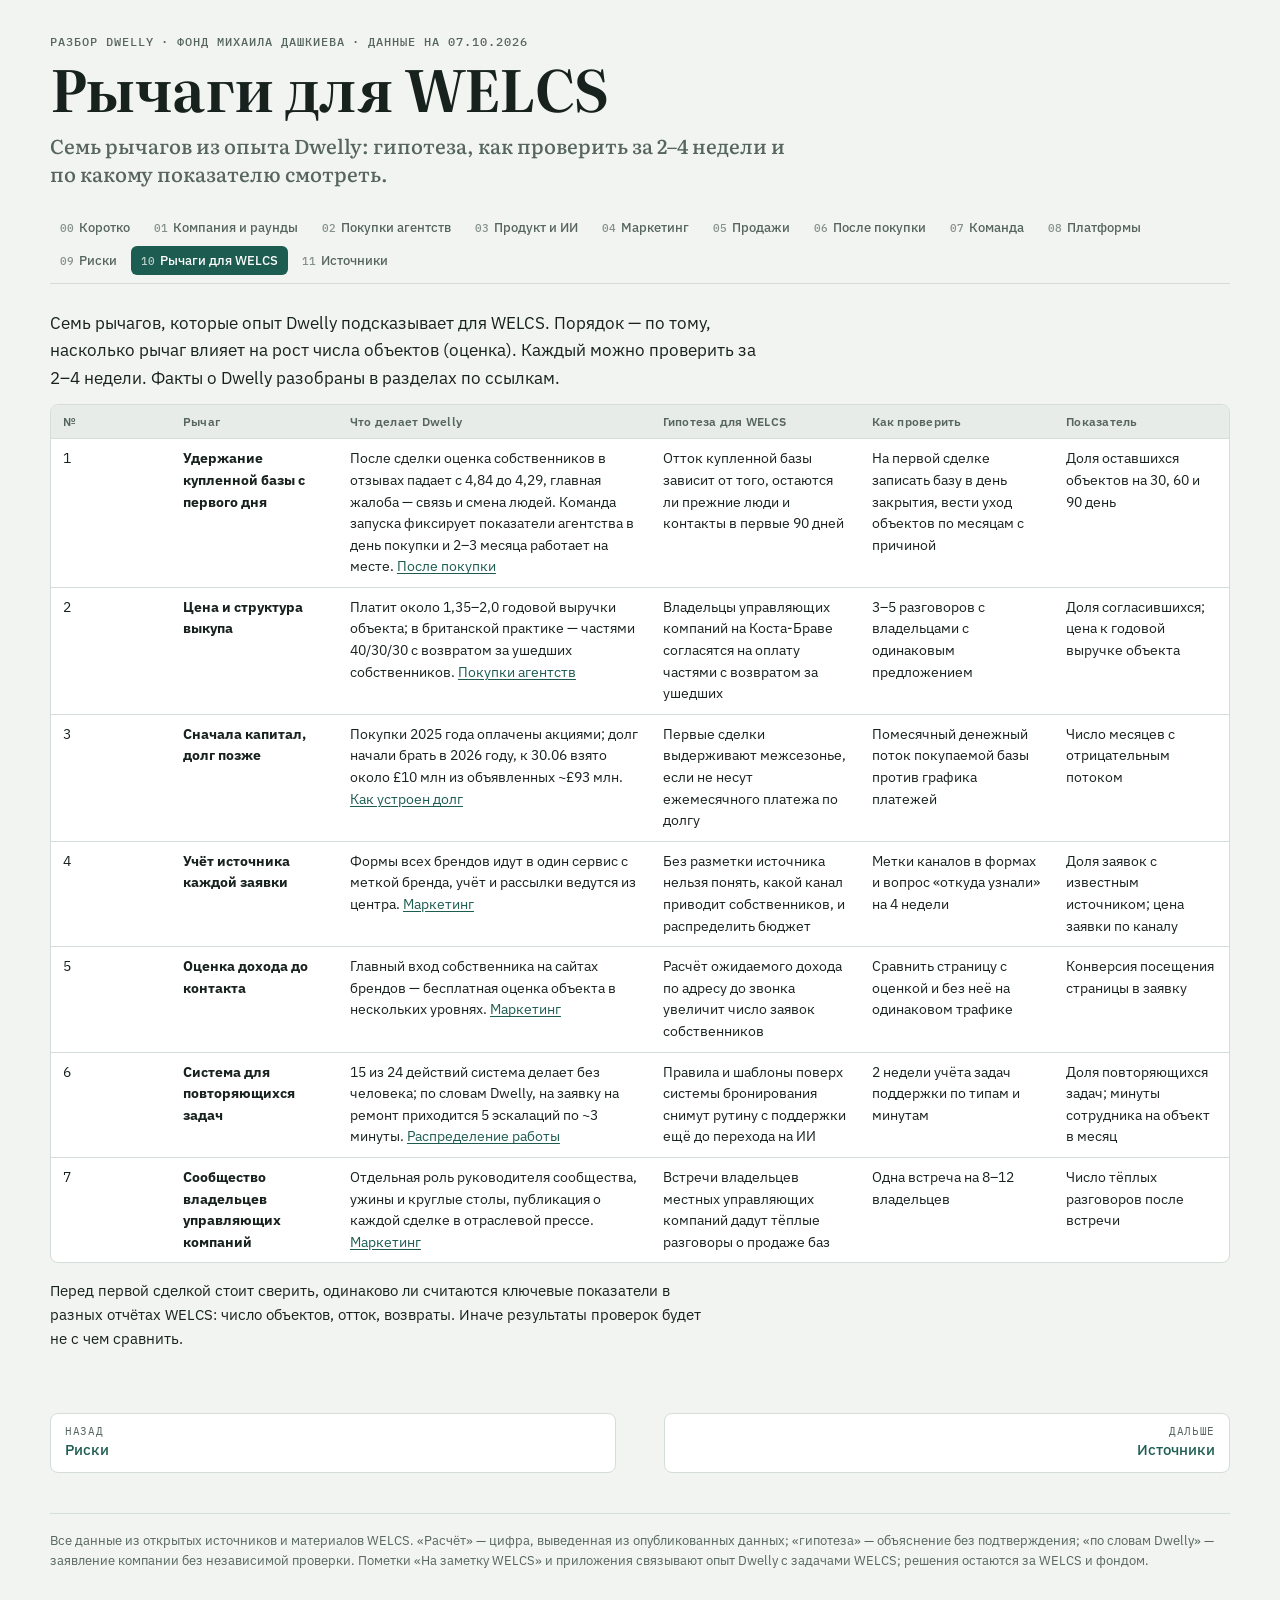
<file: rychagi.html>
<!doctype html>
<html lang="ru">
<head>
<meta charset="utf-8">
<meta name="viewport" content="width=device-width, initial-scale=1, viewport-fit=cover">
<title>Рычаги для WELCS · Dwelly</title>
<meta name="description" content="Семь рычагов из опыта Dwelly: гипотеза, как проверить за 2–4 недели и по какому показателю смотреть.">
<link rel="preconnect" href="https://fonts.googleapis.com">
<link rel="preconnect" href="https://fonts.gstatic.com" crossorigin>
<link rel="stylesheet" href="https://fonts.googleapis.com/css2?family=IBM+Plex+Mono:wght@400;500&family=IBM+Plex+Sans:ital,wght@0,400;0,500;0,600;1,400&family=Literata:opsz,wght@7..72,500;7..72,650&display=swap">
<link rel="stylesheet" href="assets/style.css">
</head>
<body>
<a class="skip" href="#main">К тексту</a>
<div class="wrap">
<header class="top">
<div class="eyebrow">Разбор Dwelly · Фонд Михаила Дашкиева · данные на 07.10.2026</div>
<h1>Рычаги для WELCS</h1>
<p class="sub">Семь рычагов из опыта Dwelly: гипотеза, как проверить за 2–4 недели и по какому показателю смотреть.</p>
</header>
<nav class="site" aria-label="Разделы отчёта"><ul><li><a href="index.html"><span>00</span>Коротко</a></li><li><a href="kompaniya.html"><span>01</span>Компания и раунды</a></li><li><a href="pokupki.html"><span>02</span>Покупки агентств</a></li><li><a href="produkt.html"><span>03</span>Продукт и ИИ</a></li><li><a href="marketing.html"><span>04</span>Маркетинг</a></li><li><a href="prodazhi.html"><span>05</span>Продажи</a></li><li><a href="uderzhanie.html"><span>06</span>После покупки</a></li><li><a href="komanda.html"><span>07</span>Команда</a></li><li><a href="platformy.html"><span>08</span>Платформы</a></li><li><a href="riski.html"><span>09</span>Риски</a></li><li><a href="rychagi.html" aria-current="page"><span>10</span>Рычаги для WELCS</a></li><li><a href="istochniki.html"><span>11</span>Источники</a></li></ul></nav>
<main id="main" class="doc">
<p class="lead">Семь рычагов, которые опыт Dwelly подсказывает для WELCS. Порядок — по тому, насколько рычаг влияет на рост числа объектов (оценка). Каждый можно проверить за 2–4 недели. Факты о Dwelly разобраны в разделах по ссылкам.</p>

<div class="tw"><table class="wide"><thead><tr><th>№</th><th>Рычаг</th><th>Что делает Dwelly</th><th>Гипотеза для WELCS</th><th>Как проверить</th><th>Показатель</th></tr></thead><tbody>
<tr id="r1"><td>1</td><td><b>Удержание купленной базы с первого дня</b></td><td>После сделки оценка собственников в отзывах падает с 4,84 до 4,29, главная жалоба — связь и смена людей. Команда запуска фиксирует показатели агентства в день покупки и 2–3 месяца работает на месте. <a href="uderzhanie.html">После покупки</a></td><td>Отток купленной базы зависит от того, остаются ли прежние люди и контакты в первые 90 дней</td><td>На первой сделке записать базу в день закрытия, вести уход объектов по месяцам с причиной</td><td>Доля оставшихся объектов на 30, 60 и 90 день</td></tr>
<tr id="r2"><td>2</td><td><b>Цена и структура выкупа</b></td><td>Платит около 1,35–2,0 годовой выручки объекта; в британской практике — частями 40/30/30 с возвратом за ушедших собственников. <a href="pokupki.html">Покупки агентств</a></td><td>Владельцы управляющих компаний на Коста-Браве согласятся на оплату частями с возвратом за ушедших</td><td>3–5 разговоров с владельцами с одинаковым предложением</td><td>Доля согласившихся; цена к годовой выручке объекта</td></tr>
<tr id="r3"><td>3</td><td><b>Сначала капитал, долг позже</b></td><td>Покупки 2025 года оплачены акциями; долг начали брать в 2026 году, к 30.06 взято около £10 млн из объявленных ~£93 млн. <a href="kompaniya.html#kompaniya-dolg">Как устроен долг</a></td><td>Первые сделки выдерживают межсезонье, если не несут ежемесячного платежа по долгу</td><td>Помесячный денежный поток покупаемой базы против графика платежей</td><td>Число месяцев с отрицательным потоком</td></tr>
<tr id="r4"><td>4</td><td><b>Учёт источника каждой заявки</b></td><td>Формы всех брендов идут в один сервис с меткой бренда, учёт и рассылки ведутся из центра. <a href="marketing.html">Маркетинг</a></td><td>Без разметки источника нельзя понять, какой канал приводит собственников, и распределить бюджет</td><td>Метки каналов в формах и вопрос «откуда узнали» на 4 недели</td><td>Доля заявок с известным источником; цена заявки по каналу</td></tr>
<tr id="r5"><td>5</td><td><b>Оценка дохода до контакта</b></td><td>Главный вход собственника на сайтах брендов — бесплатная оценка объекта в нескольких уровнях. <a href="marketing.html">Маркетинг</a></td><td>Расчёт ожидаемого дохода по адресу до звонка увеличит число заявок собственников</td><td>Сравнить страницу с оценкой и без неё на одинаковом трафике</td><td>Конверсия посещения страницы в заявку</td></tr>
<tr id="r6"><td>6</td><td><b>Система для повторяющихся задач</b></td><td>15 из 24 действий система делает без человека; по словам Dwelly, на заявку на ремонт приходится 5 эскалаций по ~3 минуты. <a href="komanda.html#komanda-raspredelenie">Распределение работы</a></td><td>Правила и шаблоны поверх системы бронирования снимут рутину с поддержки ещё до перехода на ИИ</td><td>2 недели учёта задач поддержки по типам и минутам</td><td>Доля повторяющихся задач; минуты сотрудника на объект в месяц</td></tr>
<tr id="r7"><td>7</td><td><b>Сообщество владельцев управляющих компаний</b></td><td>Отдельная роль руководителя сообщества, ужины и круглые столы, публикация о каждой сделке в отраслевой прессе. <a href="marketing.html">Маркетинг</a></td><td>Встречи владельцев местных управляющих компаний дадут тёплые разговоры о продаже баз</td><td>Одна встреча на 8–12 владельцев</td><td>Число тёплых разговоров после встречи</td></tr>
</tbody></table></div>
<p>Перед первой сделкой стоит сверить, одинаково ли считаются ключевые показатели в разных отчётах WELCS: число объектов, отток, возвраты. Иначе результаты проверок будет не с чем сравнить.</p>

</main>
<nav class="pn"><a class="prev" href="riski.html"><small>Назад</small>Риски</a><a class="next" href="istochniki.html"><small>Дальше</small>Источники</a></nav>
<footer class="end">Все данные из открытых источников и материалов WELCS. «Расчёт» — цифра, выведенная из опубликованных данных; «гипотеза» — объяснение без подтверждения; «по словам Dwelly» — заявление компании без независимой проверки. Пометки «На заметку WELCS» и приложения связывают опыт Dwelly с задачами WELCS; решения остаются за WELCS и фондом.</footer>
</div>
<script src="assets/app.js" defer></script>
</body>
</html>
</file>
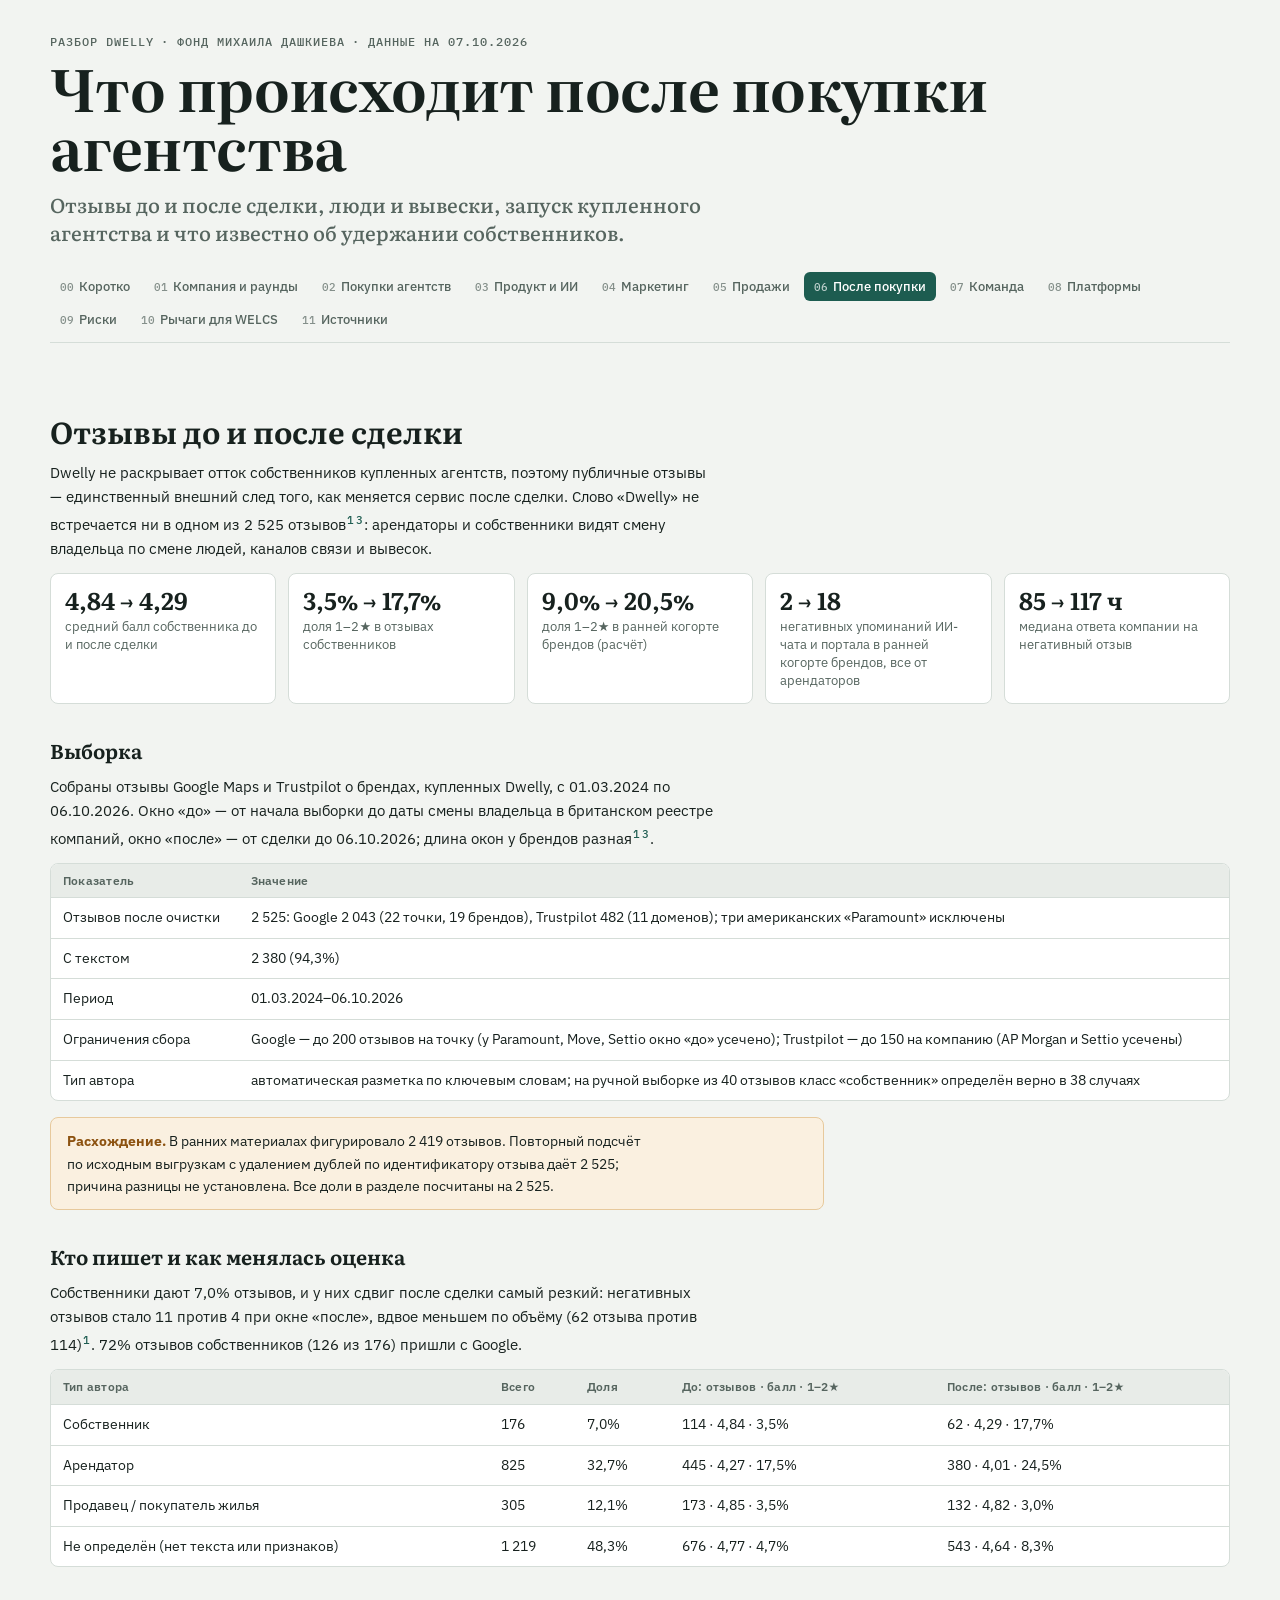
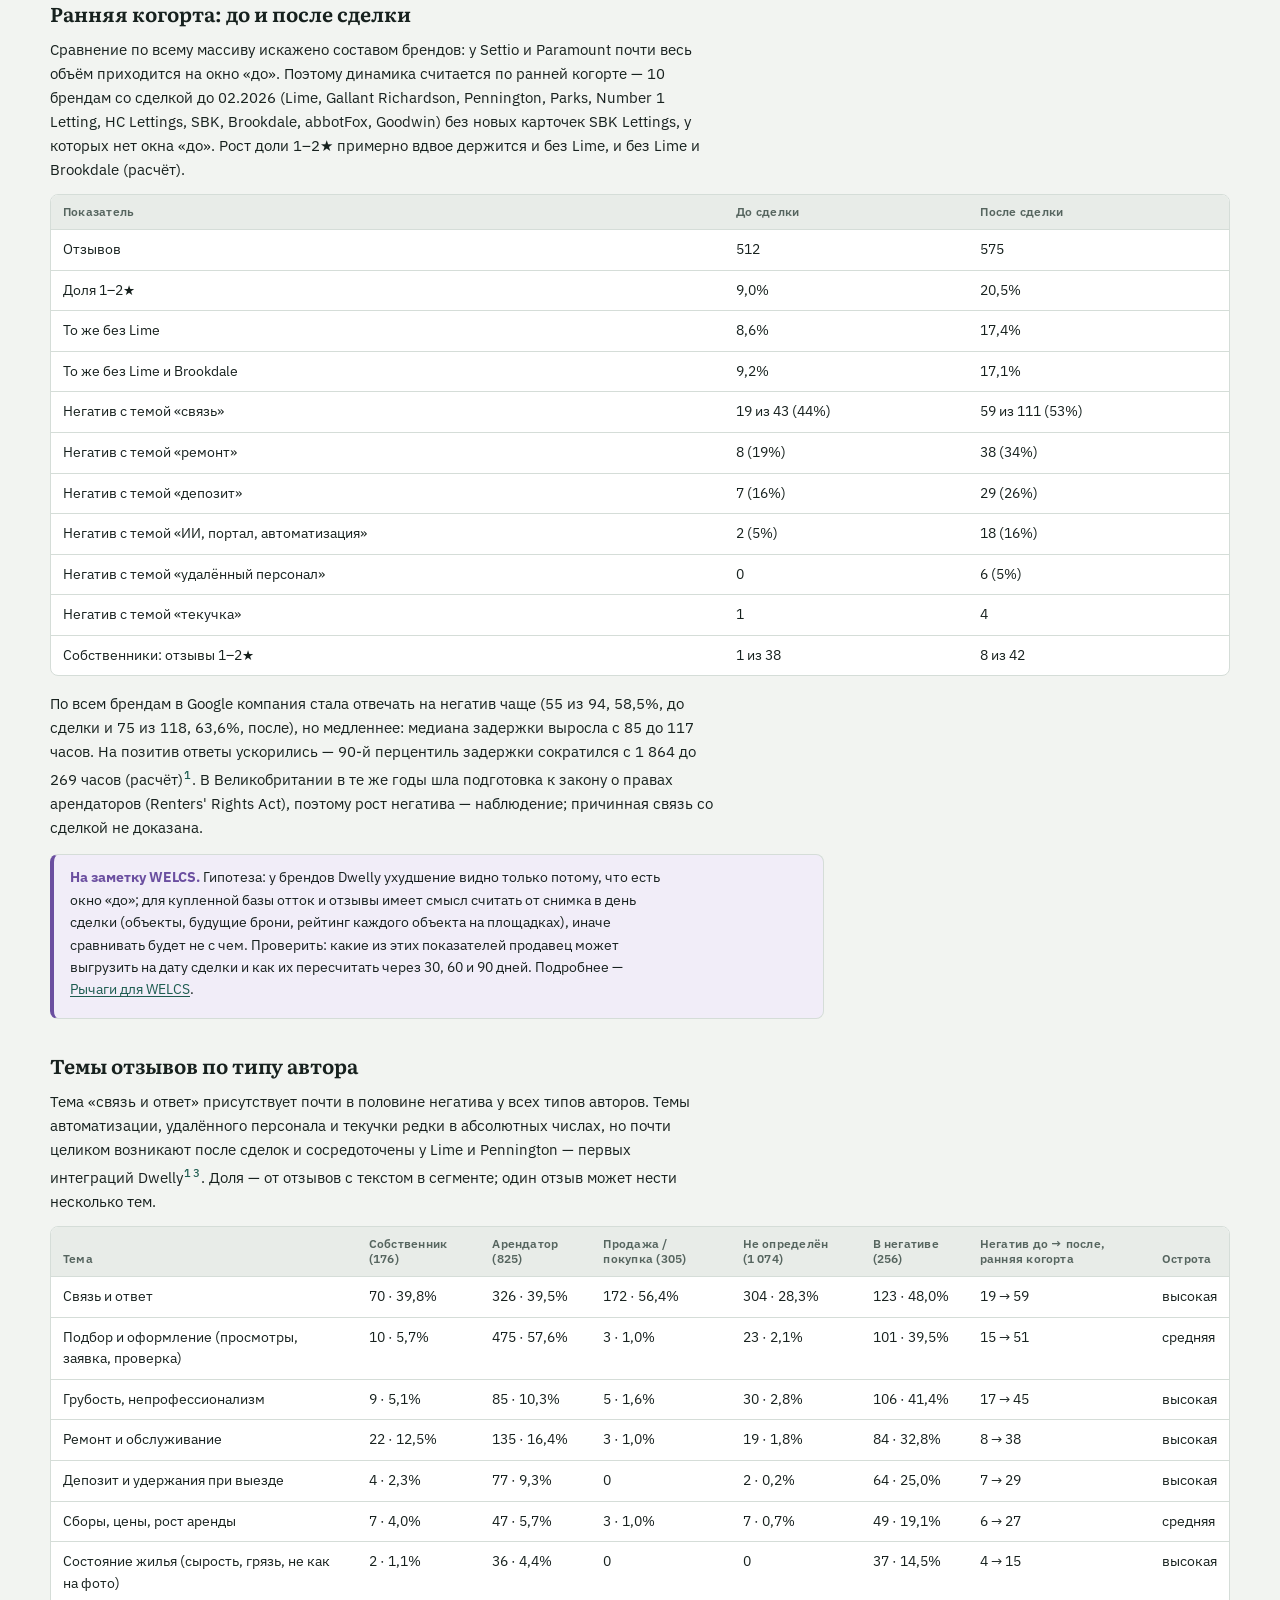
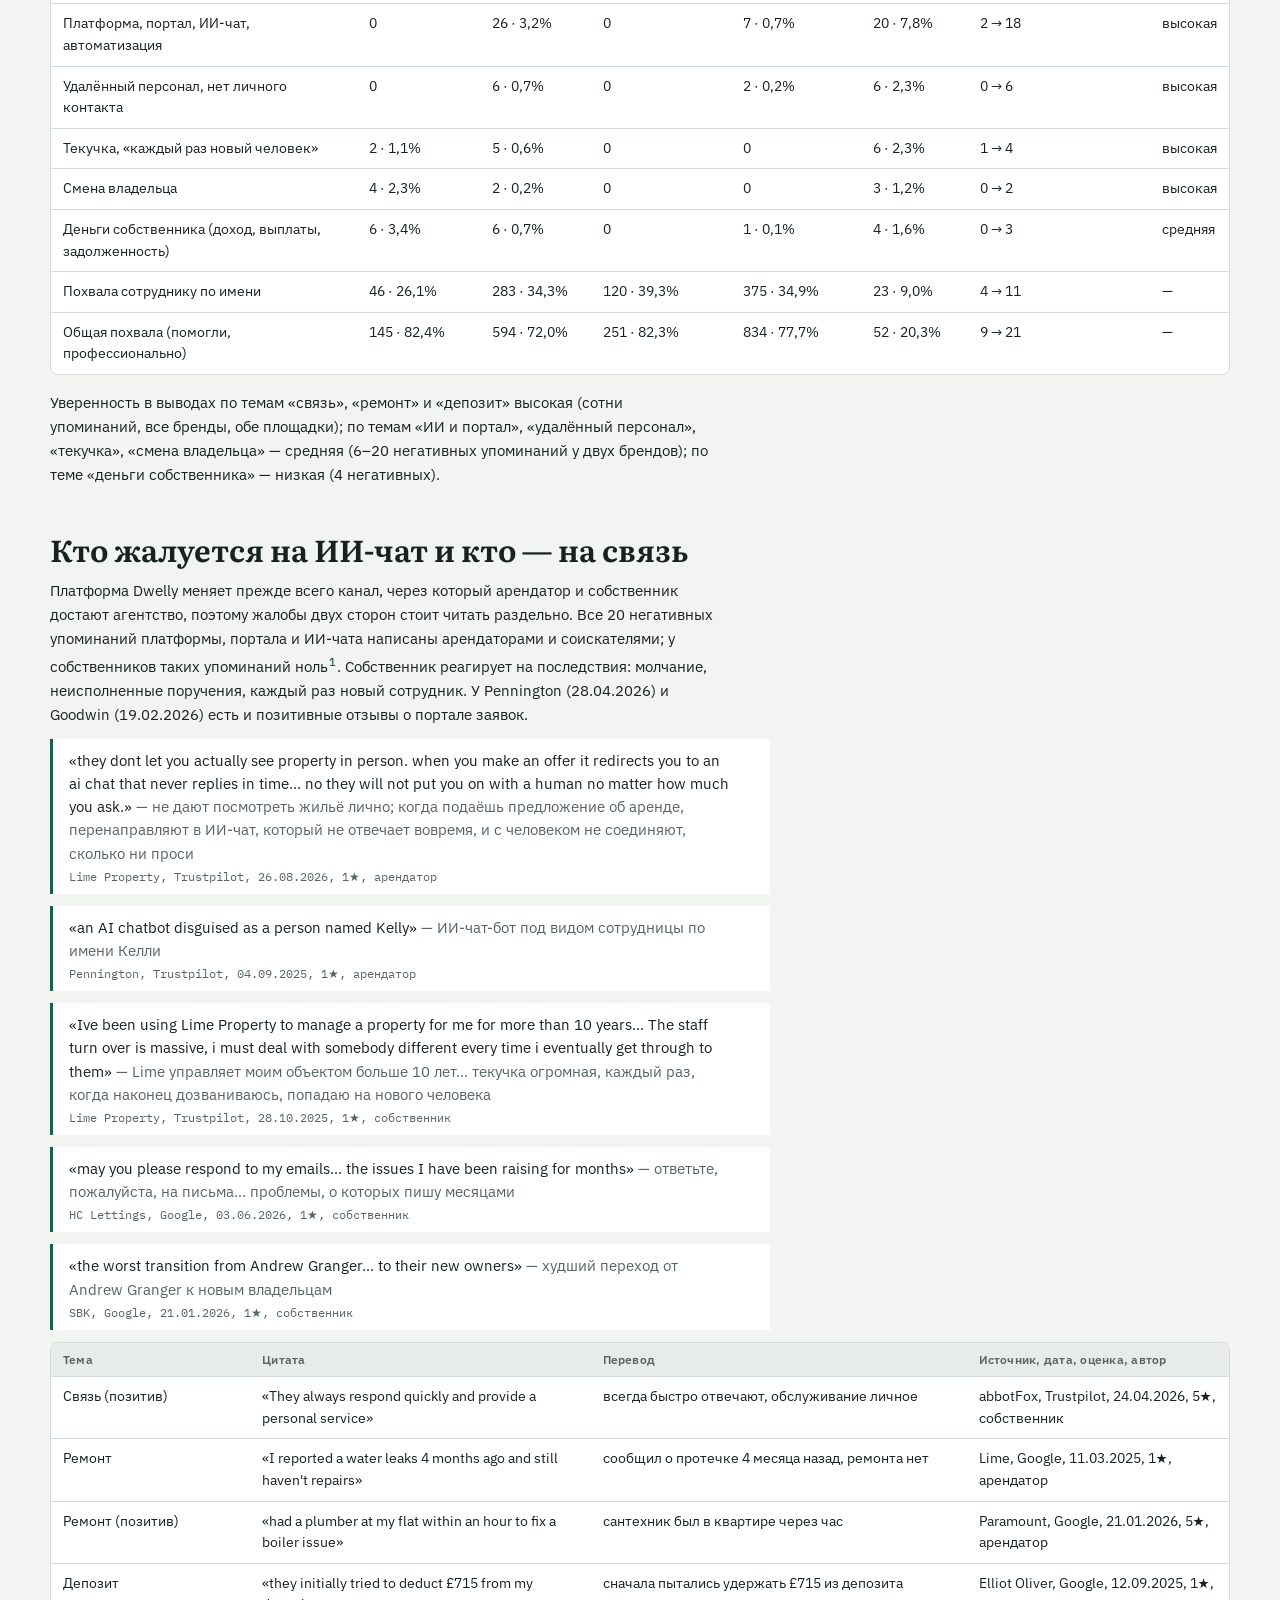
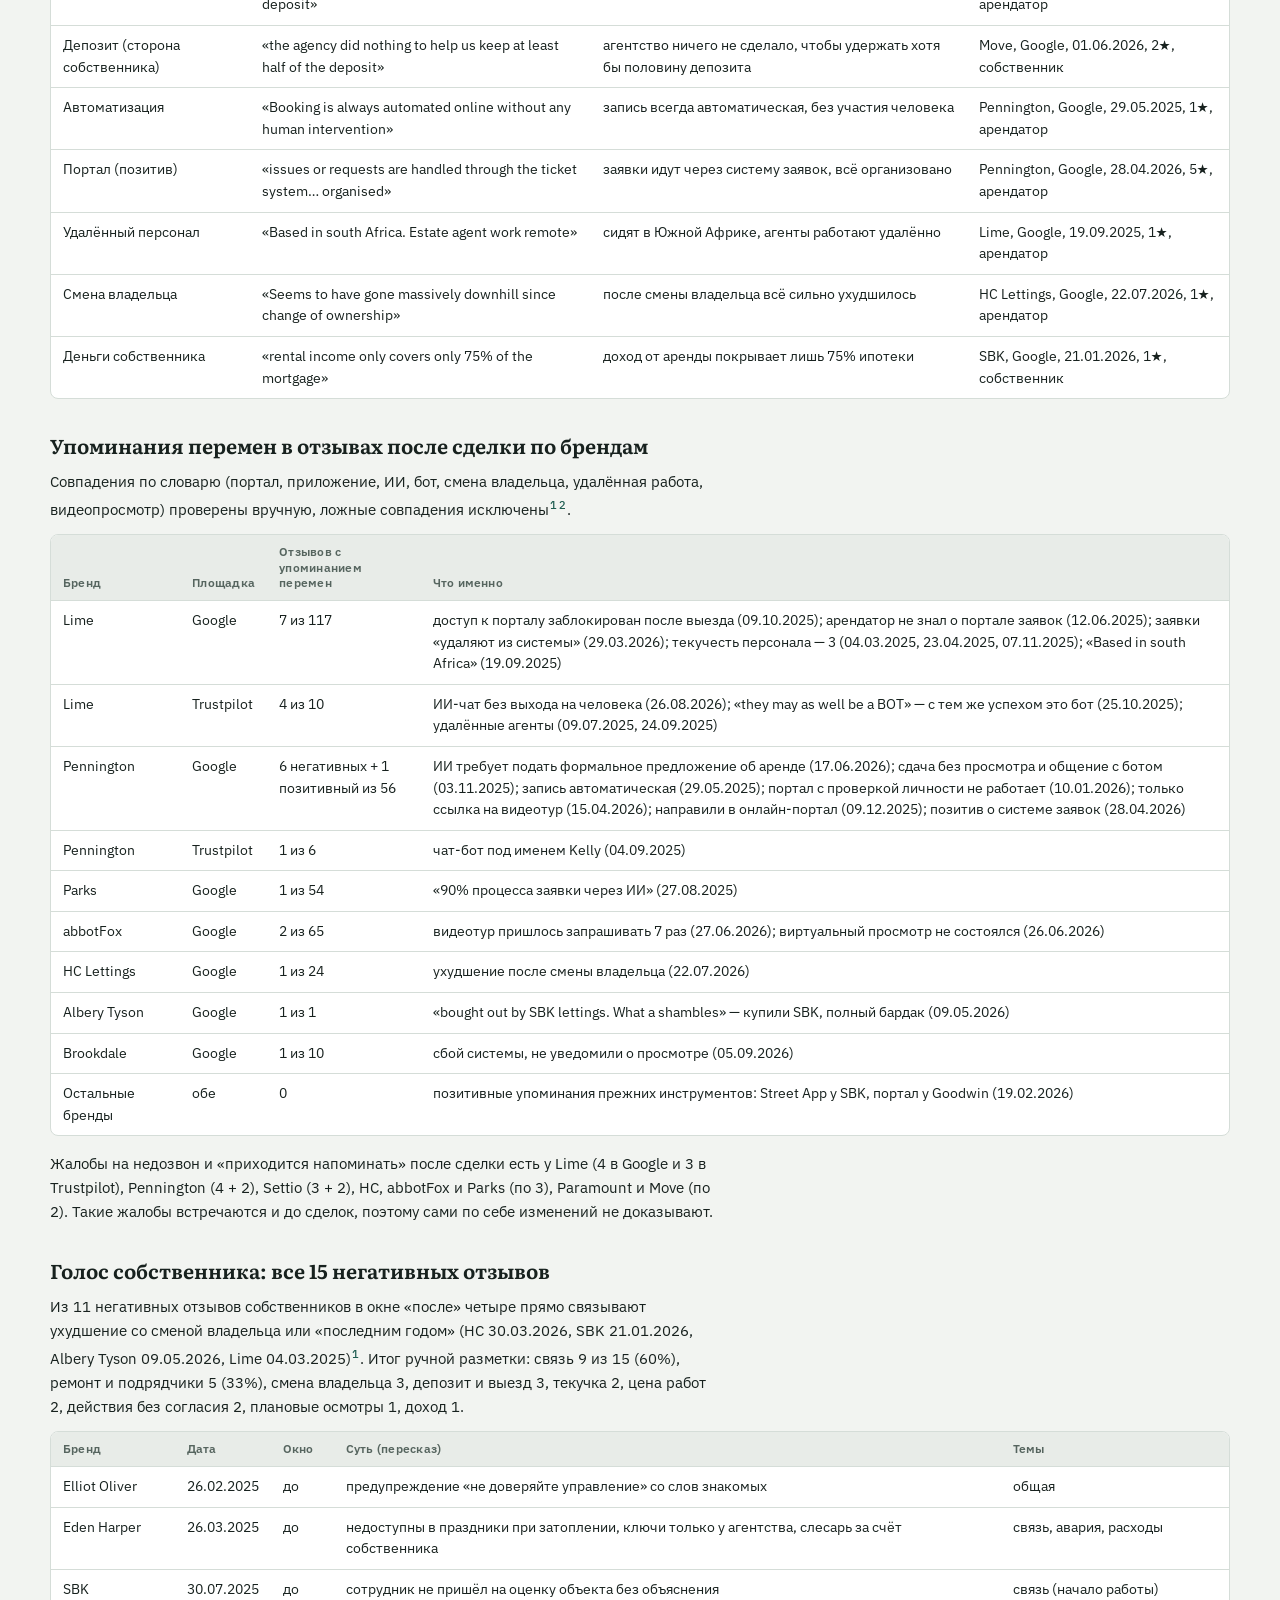
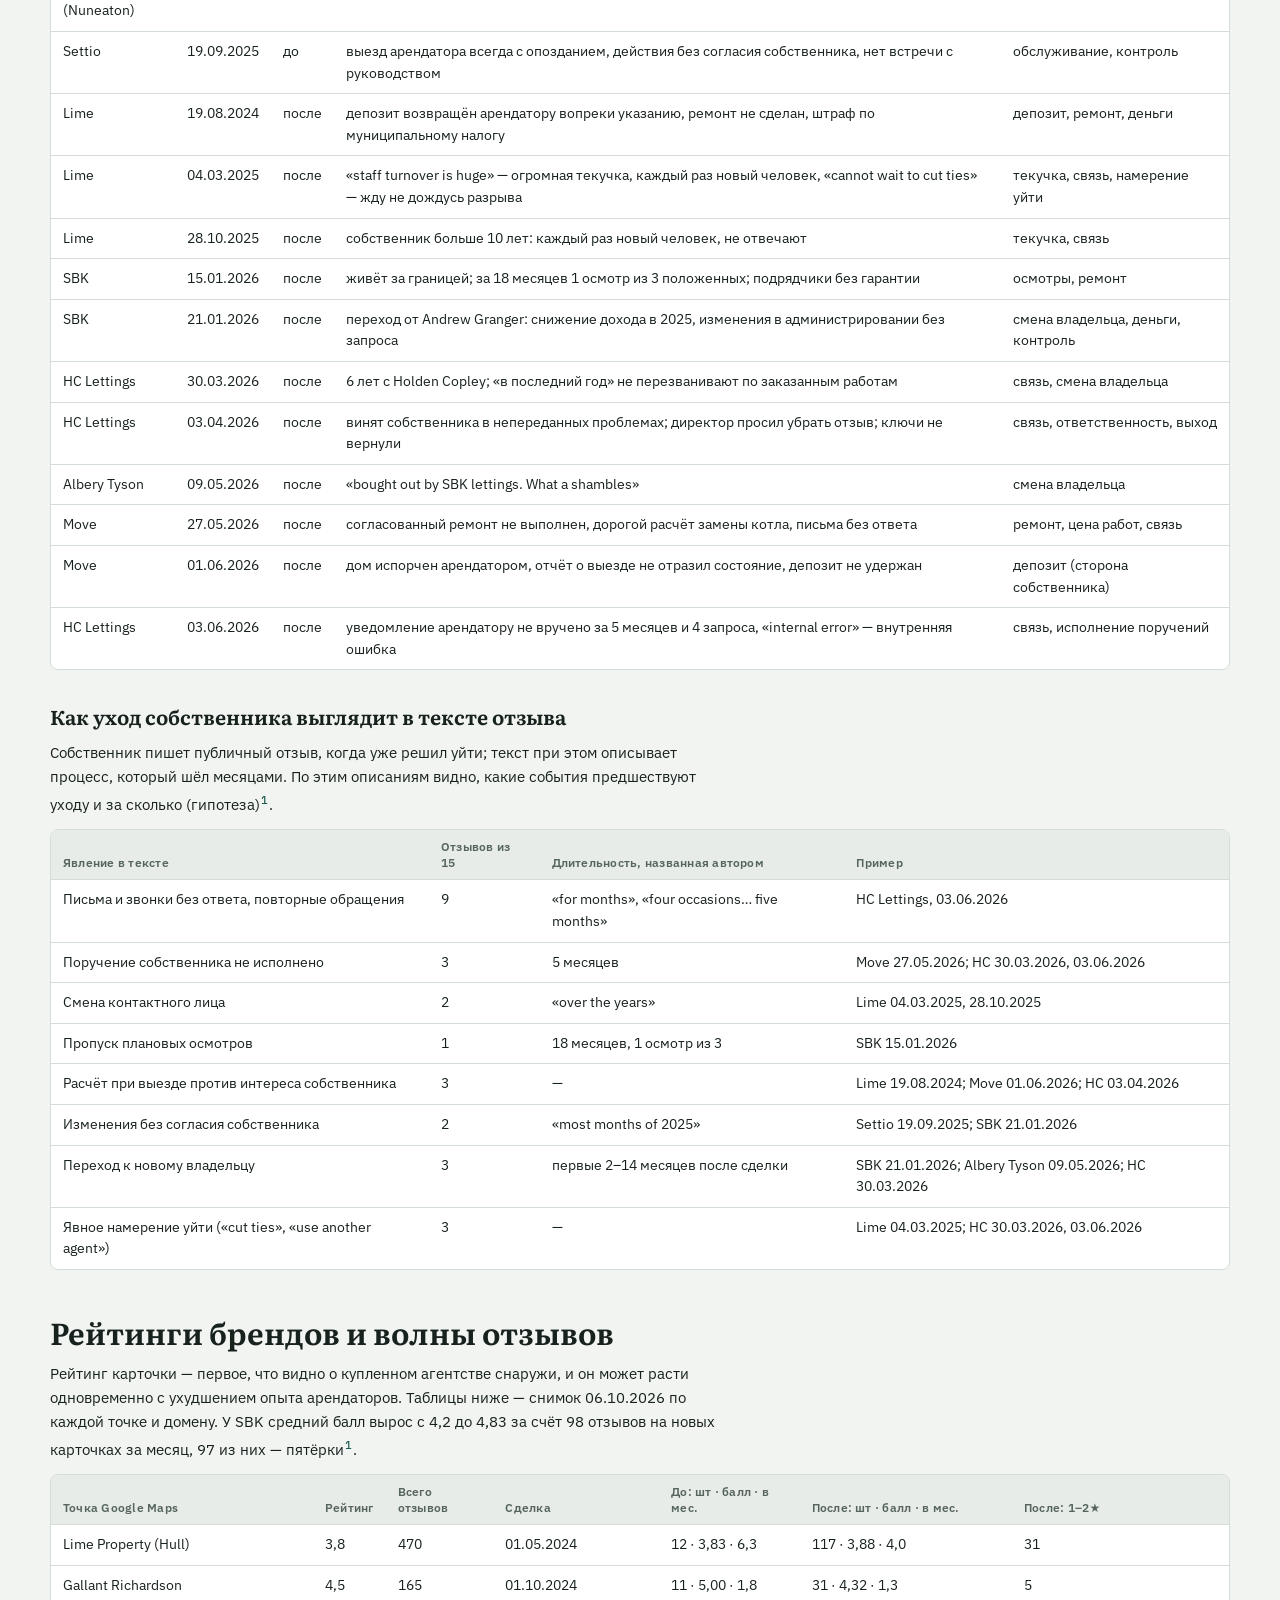
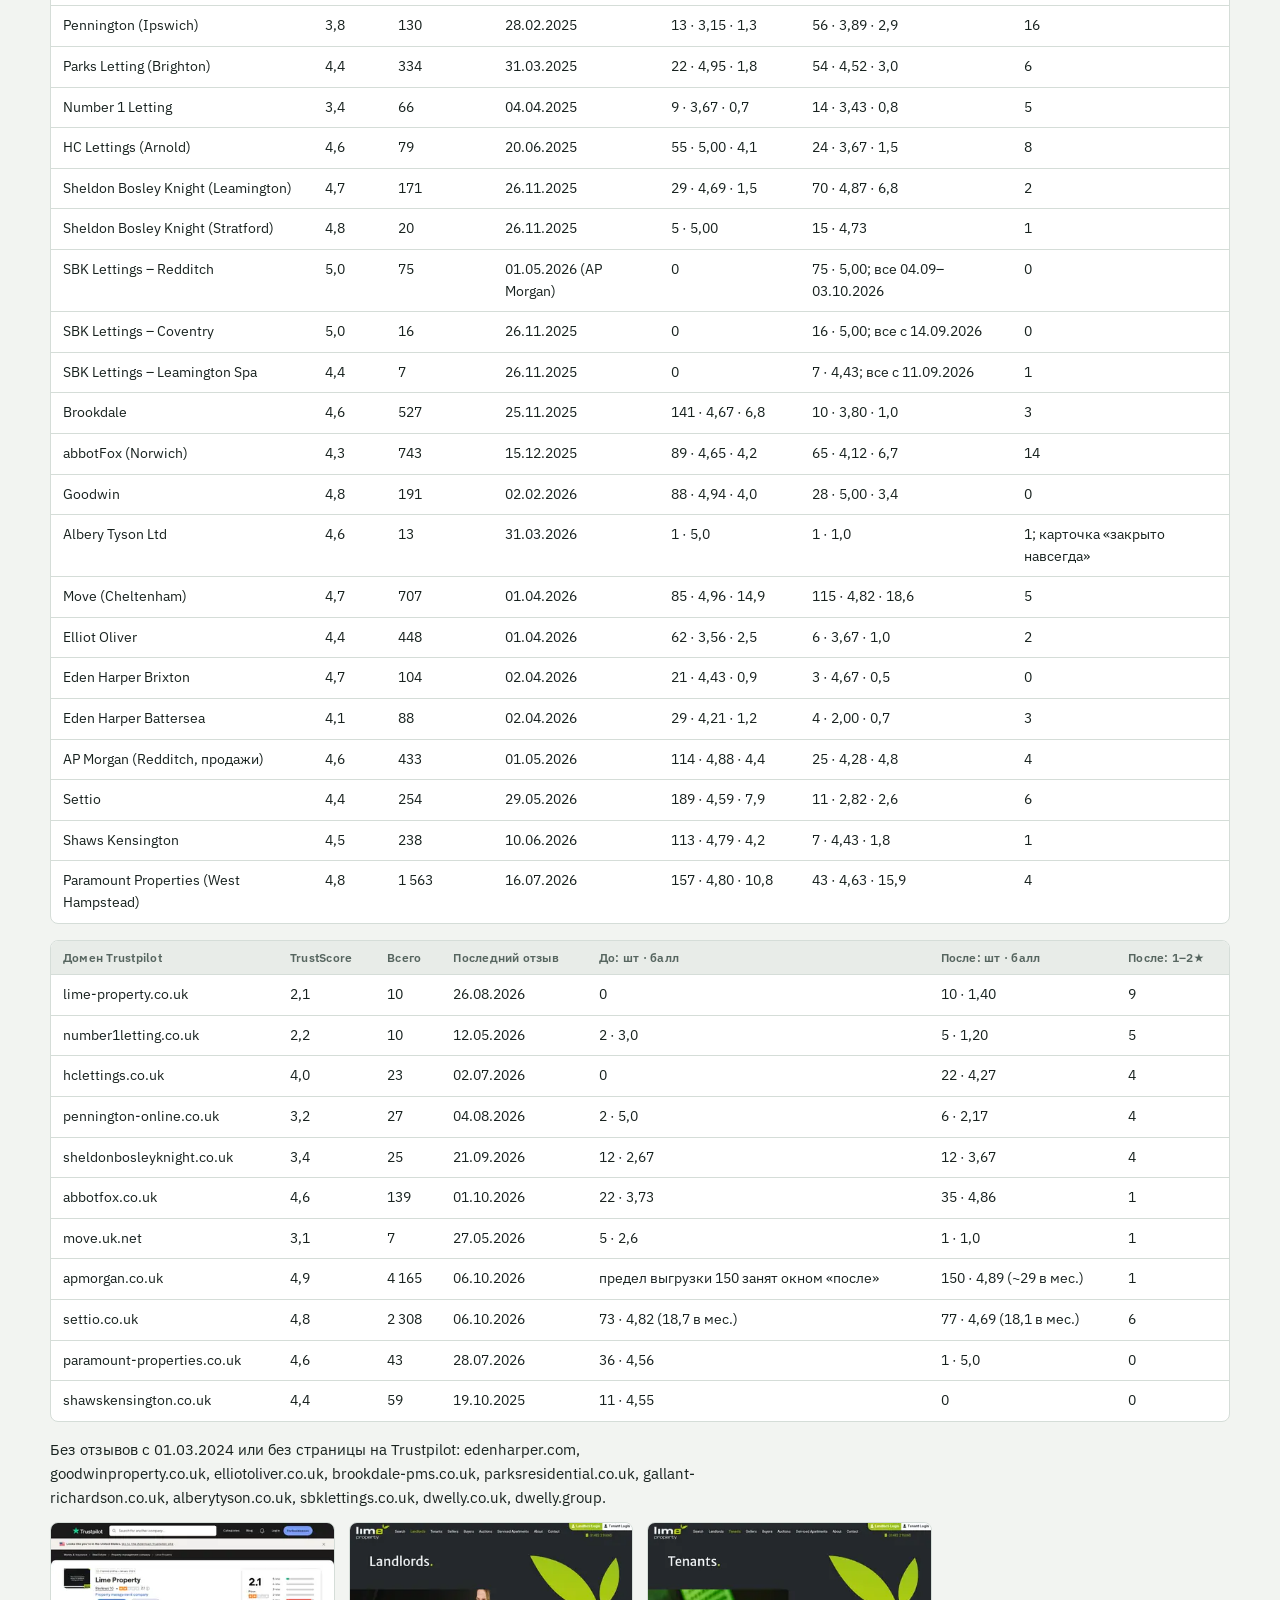
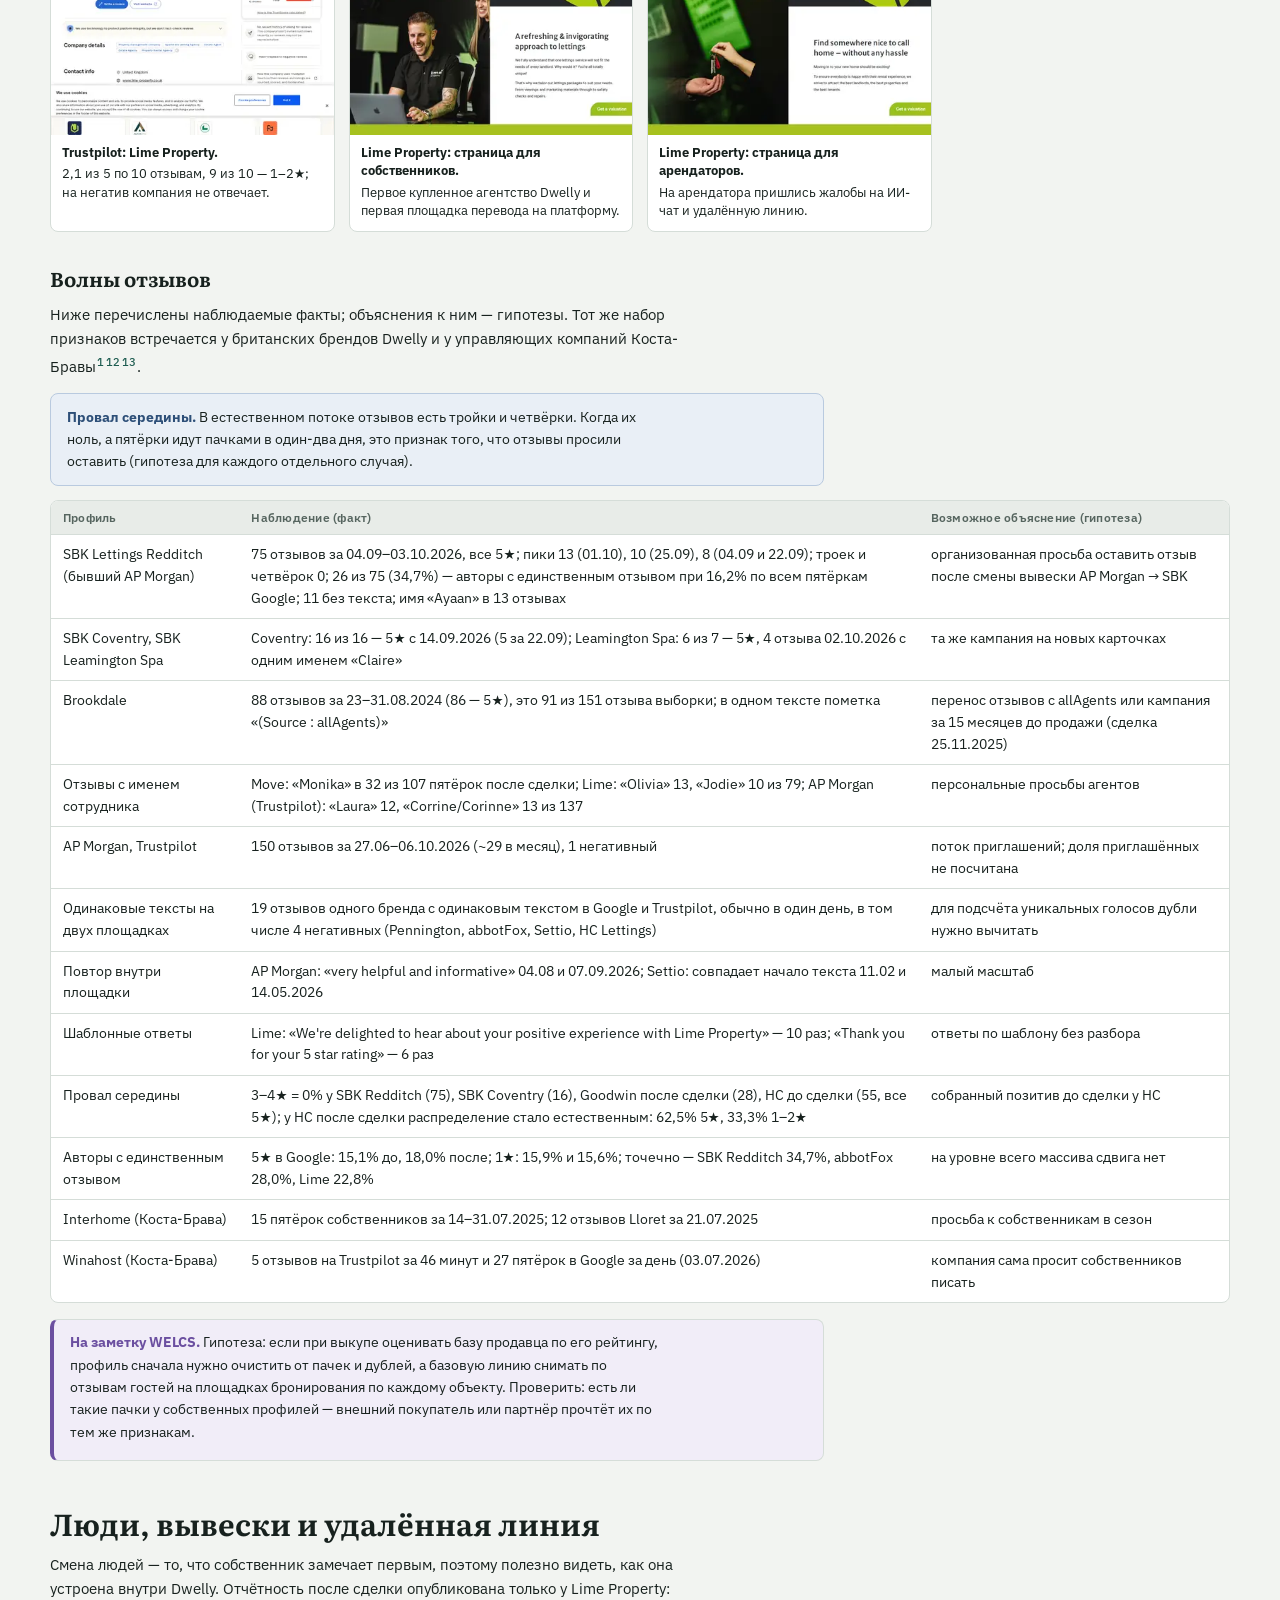
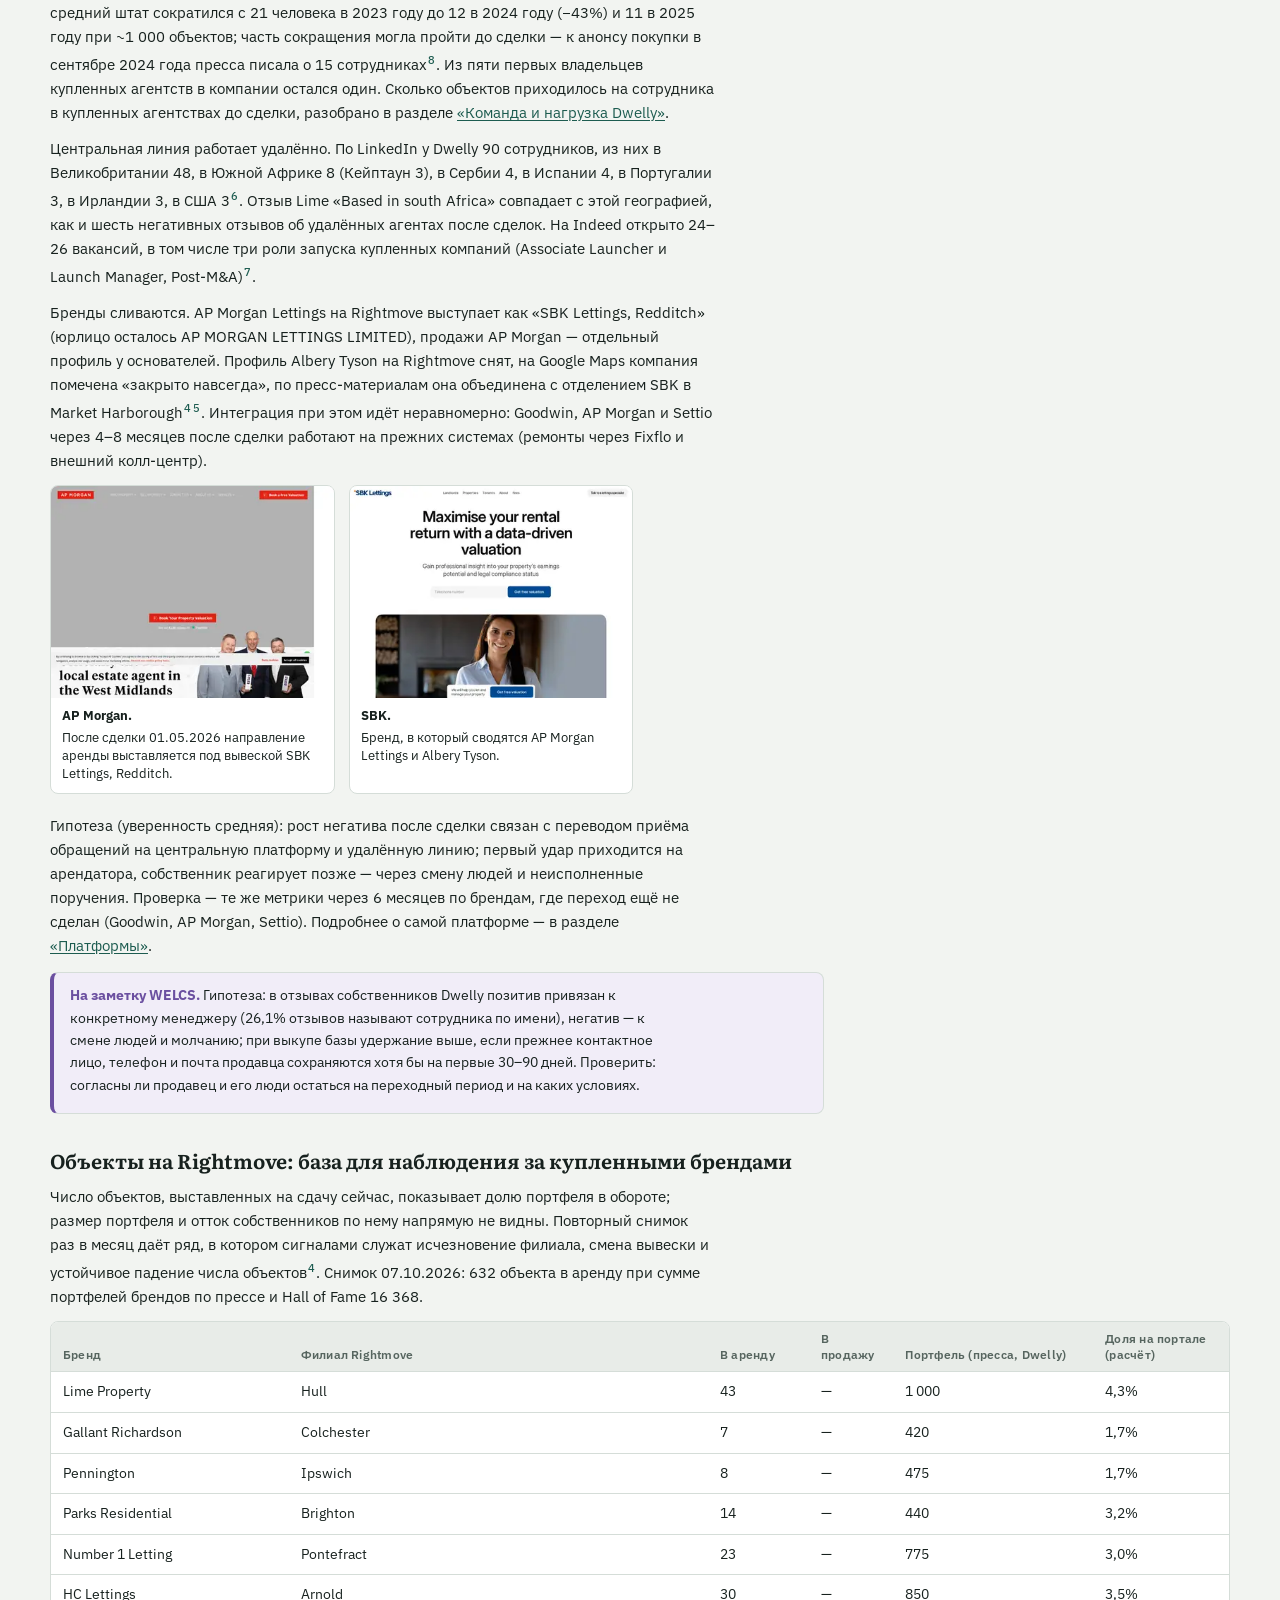
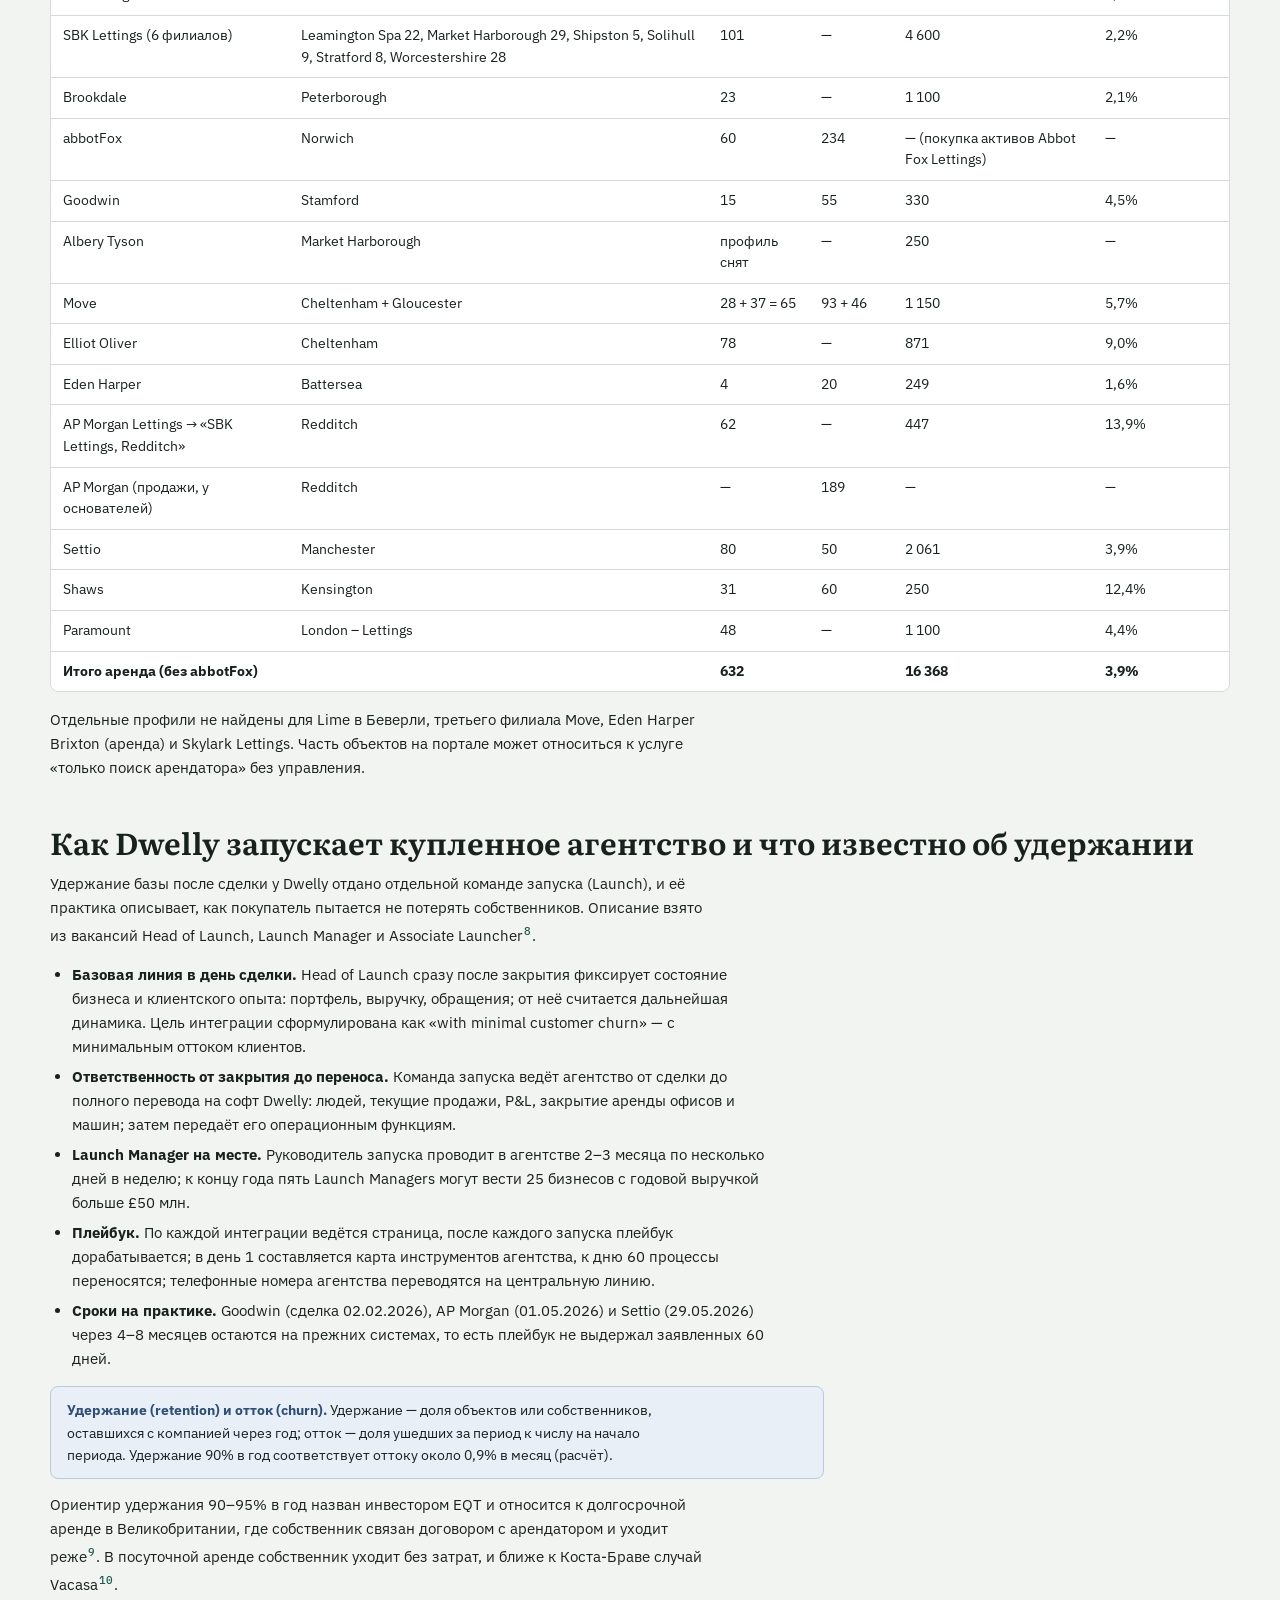
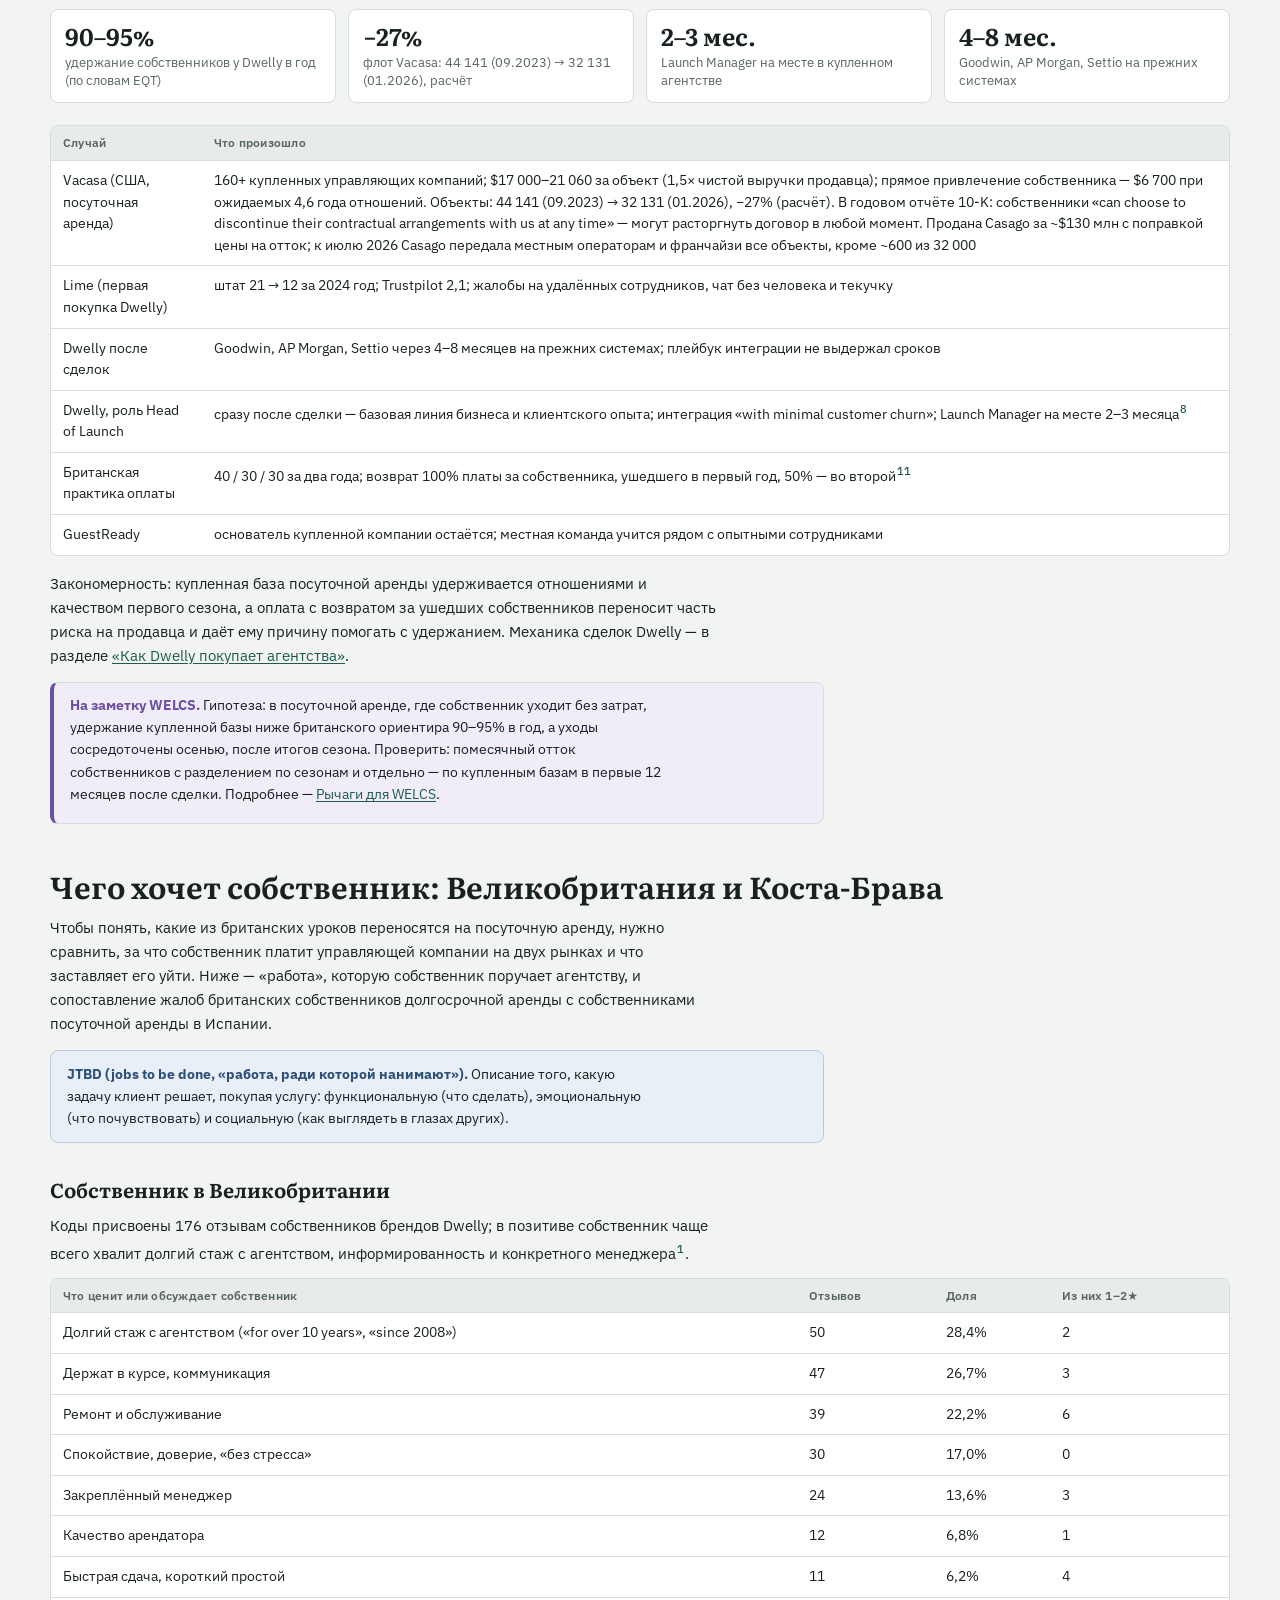
<file: uderzhanie.html>
<!doctype html>
<html lang="ru">
<head>
<meta charset="utf-8">
<meta name="viewport" content="width=device-width, initial-scale=1, viewport-fit=cover">
<title>Что происходит после покупки агентства · Dwelly</title>
<meta name="description" content="Отзывы до и после сделки, люди и вывески, запуск купленного агентства и что известно об удержании собственников.">
<link rel="preconnect" href="https://fonts.googleapis.com">
<link rel="preconnect" href="https://fonts.gstatic.com" crossorigin>
<link rel="stylesheet" href="https://fonts.googleapis.com/css2?family=IBM+Plex+Mono:wght@400;500&family=IBM+Plex+Sans:ital,wght@0,400;0,500;0,600;1,400&family=Literata:opsz,wght@7..72,500;7..72,650&display=swap">
<link rel="stylesheet" href="assets/style.css">
</head>
<body>
<a class="skip" href="#main">К тексту</a>
<div class="wrap">
<header class="top">
<div class="eyebrow">Разбор Dwelly · Фонд Михаила Дашкиева · данные на 07.10.2026</div>
<h1>Что происходит после покупки агентства</h1>
<p class="sub">Отзывы до и после сделки, люди и вывески, запуск купленного агентства и что известно об удержании собственников.</p>
</header>
<nav class="site" aria-label="Разделы отчёта"><ul><li><a href="index.html"><span>00</span>Коротко</a></li><li><a href="kompaniya.html"><span>01</span>Компания и раунды</a></li><li><a href="pokupki.html"><span>02</span>Покупки агентств</a></li><li><a href="produkt.html"><span>03</span>Продукт и ИИ</a></li><li><a href="marketing.html"><span>04</span>Маркетинг</a></li><li><a href="prodazhi.html"><span>05</span>Продажи</a></li><li><a href="uderzhanie.html" aria-current="page"><span>06</span>После покупки</a></li><li><a href="komanda.html"><span>07</span>Команда</a></li><li><a href="platformy.html"><span>08</span>Платформы</a></li><li><a href="riski.html"><span>09</span>Риски</a></li><li><a href="rychagi.html"><span>10</span>Рычаги для WELCS</a></li><li><a href="istochniki.html"><span>11</span>Источники</a></li></ul></nav>
<main id="main" class="doc">
<h2 id="uderzhanie-posle-pokupki">Отзывы до и после сделки</h2>
<p>Dwelly не раскрывает отток собственников купленных агентств, поэтому публичные отзывы — единственный внешний след того, как меняется сервис после сделки. Слово «Dwelly» не встречается ни в одном из 2 525 отзывов<sup><a href="#uderzhanie-s1">1</a></sup><sup><a href="#uderzhanie-s3">3</a></sup>: арендаторы и собственники видят смену владельца по смене людей, каналов связи и вывесок.</p>

<div class="stats">
<div class="st"><b>4,84 → 4,29</b><span>средний балл собственника до и после сделки</span></div>
<div class="st"><b>3,5% → 17,7%</b><span>доля 1–2★ в отзывах собственников</span></div>
<div class="st"><b>9,0% → 20,5%</b><span>доля 1–2★ в ранней когорте брендов (расчёт)</span></div>
<div class="st"><b>2 → 18</b><span>негативных упоминаний ИИ-чата и портала в ранней когорте брендов, все от арендаторов</span></div>
<div class="st"><b>85 → 117 ч</b><span>медиана ответа компании на негативный отзыв</span></div>
</div>

<h3>Выборка</h3>
<p>Собраны отзывы Google Maps и Trustpilot о брендах, купленных Dwelly, с 01.03.2024 по 06.10.2026. Окно «до» — от начала выборки до даты смены владельца в британском реестре компаний, окно «после» — от сделки до 06.10.2026; длина окон у брендов разная<sup><a href="#uderzhanie-s1">1</a></sup><sup><a href="#uderzhanie-s3">3</a></sup>.</p>
<div class="tw"><table><thead><tr><th>Показатель</th><th>Значение</th></tr></thead><tbody>
<tr><td>Отзывов после очистки</td><td>2 525: Google 2 043 (22 точки, 19 брендов), Trustpilot 482 (11 доменов); три американских «Paramount» исключены</td></tr>
<tr><td>С текстом</td><td>2 380 (94,3%)</td></tr>
<tr><td>Период</td><td>01.03.2024–06.10.2026</td></tr>
<tr><td>Ограничения сбора</td><td>Google — до 200 отзывов на точку (у Paramount, Move, Settio окно «до» усечено); Trustpilot — до 150 на компанию (AP Morgan и Settio усечены)</td></tr>
<tr><td>Тип автора</td><td>автоматическая разметка по ключевым словам; на ручной выборке из 40 отзывов класс «собственник» определён верно в 38 случаях</td></tr>
</tbody></table></div>
<aside class="gap"><p><b>Расхождение.</b> В ранних материалах фигурировало 2 419 отзывов. Повторный подсчёт по исходным выгрузкам с удалением дублей по идентификатору отзыва даёт 2 525; причина разницы не установлена. Все доли в разделе посчитаны на 2 525.</p></aside>

<h3>Кто пишет и как менялась оценка</h3>
<p>Собственники дают 7,0% отзывов, и у них сдвиг после сделки самый резкий: негативных отзывов стало 11 против 4 при окне «после», вдвое меньшем по объёму (62 отзыва против 114)<sup><a href="#uderzhanie-s1">1</a></sup>. 72% отзывов собственников (126 из 176) пришли с Google.</p>
<div class="tw"><table><thead><tr><th>Тип автора</th><th>Всего</th><th>Доля</th><th>До: отзывов · балл · 1–2★</th><th>После: отзывов · балл · 1–2★</th></tr></thead><tbody>
<tr><td>Собственник</td><td>176</td><td>7,0%</td><td>114 · 4,84 · 3,5%</td><td>62 · 4,29 · 17,7%</td></tr>
<tr><td>Арендатор</td><td>825</td><td>32,7%</td><td>445 · 4,27 · 17,5%</td><td>380 · 4,01 · 24,5%</td></tr>
<tr><td>Продавец / покупатель жилья</td><td>305</td><td>12,1%</td><td>173 · 4,85 · 3,5%</td><td>132 · 4,82 · 3,0%</td></tr>
<tr><td>Не определён (нет текста или признаков)</td><td>1 219</td><td>48,3%</td><td>676 · 4,77 · 4,7%</td><td>543 · 4,64 · 8,3%</td></tr>
</tbody></table></div>

<h3>Ранняя когорта: до и после сделки</h3>
<p>Сравнение по всему массиву искажено составом брендов: у Settio и Paramount почти весь объём приходится на окно «до». Поэтому динамика считается по ранней когорте — 10 брендам со сделкой до 02.2026 (Lime, Gallant Richardson, Pennington, Parks, Number 1 Letting, HC Lettings, SBK, Brookdale, abbotFox, Goodwin) без новых карточек SBK Lettings, у которых нет окна «до». Рост доли 1–2★ примерно вдвое держится и без Lime, и без Lime и Brookdale (расчёт).</p>
<div class="tw"><table><thead><tr><th>Показатель</th><th>До сделки</th><th>После сделки</th></tr></thead><tbody>
<tr><td>Отзывов</td><td>512</td><td>575</td></tr>
<tr><td>Доля 1–2★</td><td>9,0%</td><td>20,5%</td></tr>
<tr><td>То же без Lime</td><td>8,6%</td><td>17,4%</td></tr>
<tr><td>То же без Lime и Brookdale</td><td>9,2%</td><td>17,1%</td></tr>
<tr><td>Негатив с темой «связь»</td><td>19 из 43 (44%)</td><td>59 из 111 (53%)</td></tr>
<tr><td>Негатив с темой «ремонт»</td><td>8 (19%)</td><td>38 (34%)</td></tr>
<tr><td>Негатив с темой «депозит»</td><td>7 (16%)</td><td>29 (26%)</td></tr>
<tr><td>Негатив с темой «ИИ, портал, автоматизация»</td><td>2 (5%)</td><td>18 (16%)</td></tr>
<tr><td>Негатив с темой «удалённый персонал»</td><td>0</td><td>6 (5%)</td></tr>
<tr><td>Негатив с темой «текучка»</td><td>1</td><td>4</td></tr>
<tr><td>Собственники: отзывы 1–2★</td><td>1 из 38</td><td>8 из 42</td></tr>
</tbody></table></div>
<p>По всем брендам в Google компания стала отвечать на негатив чаще (55 из 94, 58,5%, до сделки и 75 из 118, 63,6%, после), но медленнее: медиана задержки выросла с 85 до 117 часов. На позитив ответы ускорились — 90-й перцентиль задержки сократился с 1 864 до 269 часов (расчёт)<sup><a href="#uderzhanie-s1">1</a></sup>. В Великобритании в те же годы шла подготовка к закону о правах арендаторов (Renters' Rights Act), поэтому рост негатива — наблюдение; причинная связь со сделкой не доказана.</p>
<aside class="welcs"><p><b>На заметку WELCS.</b> Гипотеза: у брендов Dwelly ухудшение видно только потому, что есть окно «до»; для купленной базы отток и отзывы имеет смысл считать от снимка в день сделки (объекты, будущие брони, рейтинг каждого объекта на площадках), иначе сравнивать будет не с чем. Проверить: какие из этих показателей продавец может выгрузить на дату сделки и как их пересчитать через 30, 60 и 90 дней. Подробнее — <a href="rychagi.html">Рычаги для WELCS</a>.</p></aside>

<h3>Темы отзывов по типу автора</h3>
<p>Тема «связь и ответ» присутствует почти в половине негатива у всех типов авторов. Темы автоматизации, удалённого персонала и текучки редки в абсолютных числах, но почти целиком возникают после сделок и сосредоточены у Lime и Pennington — первых интеграций Dwelly<sup><a href="#uderzhanie-s1">1</a></sup><sup><a href="#uderzhanie-s3">3</a></sup>. Доля — от отзывов с текстом в сегменте; один отзыв может нести несколько тем.</p>
<div class="tw"><table class="wide"><thead><tr><th>Тема</th><th>Собственник (176)</th><th>Арендатор (825)</th><th>Продажа / покупка (305)</th><th>Не определён (1 074)</th><th>В негативе (256)</th><th>Негатив до → после, ранняя когорта</th><th>Острота</th></tr></thead><tbody>
<tr><td>Связь и ответ</td><td>70 · 39,8%</td><td>326 · 39,5%</td><td>172 · 56,4%</td><td>304 · 28,3%</td><td>123 · 48,0%</td><td>19 → 59</td><td>высокая</td></tr>
<tr><td>Подбор и оформление (просмотры, заявка, проверка)</td><td>10 · 5,7%</td><td>475 · 57,6%</td><td>3 · 1,0%</td><td>23 · 2,1%</td><td>101 · 39,5%</td><td>15 → 51</td><td>средняя</td></tr>
<tr><td>Грубость, непрофессионализм</td><td>9 · 5,1%</td><td>85 · 10,3%</td><td>5 · 1,6%</td><td>30 · 2,8%</td><td>106 · 41,4%</td><td>17 → 45</td><td>высокая</td></tr>
<tr><td>Ремонт и обслуживание</td><td>22 · 12,5%</td><td>135 · 16,4%</td><td>3 · 1,0%</td><td>19 · 1,8%</td><td>84 · 32,8%</td><td>8 → 38</td><td>высокая</td></tr>
<tr><td>Депозит и удержания при выезде</td><td>4 · 2,3%</td><td>77 · 9,3%</td><td>0</td><td>2 · 0,2%</td><td>64 · 25,0%</td><td>7 → 29</td><td>высокая</td></tr>
<tr><td>Сборы, цены, рост аренды</td><td>7 · 4,0%</td><td>47 · 5,7%</td><td>3 · 1,0%</td><td>7 · 0,7%</td><td>49 · 19,1%</td><td>6 → 27</td><td>средняя</td></tr>
<tr><td>Состояние жилья (сырость, грязь, не как на фото)</td><td>2 · 1,1%</td><td>36 · 4,4%</td><td>0</td><td>0</td><td>37 · 14,5%</td><td>4 → 15</td><td>высокая</td></tr>
<tr><td>Платформа, портал, ИИ-чат, автоматизация</td><td>0</td><td>26 · 3,2%</td><td>0</td><td>7 · 0,7%</td><td>20 · 7,8%</td><td>2 → 18</td><td>высокая</td></tr>
<tr><td>Удалённый персонал, нет личного контакта</td><td>0</td><td>6 · 0,7%</td><td>0</td><td>2 · 0,2%</td><td>6 · 2,3%</td><td>0 → 6</td><td>высокая</td></tr>
<tr><td>Текучка, «каждый раз новый человек»</td><td>2 · 1,1%</td><td>5 · 0,6%</td><td>0</td><td>0</td><td>6 · 2,3%</td><td>1 → 4</td><td>высокая</td></tr>
<tr><td>Смена владельца</td><td>4 · 2,3%</td><td>2 · 0,2%</td><td>0</td><td>0</td><td>3 · 1,2%</td><td>0 → 2</td><td>высокая</td></tr>
<tr><td>Деньги собственника (доход, выплаты, задолженность)</td><td>6 · 3,4%</td><td>6 · 0,7%</td><td>0</td><td>1 · 0,1%</td><td>4 · 1,6%</td><td>0 → 3</td><td>средняя</td></tr>
<tr><td>Похвала сотруднику по имени</td><td>46 · 26,1%</td><td>283 · 34,3%</td><td>120 · 39,3%</td><td>375 · 34,9%</td><td>23 · 9,0%</td><td>4 → 11</td><td>—</td></tr>
<tr><td>Общая похвала (помогли, профессионально)</td><td>145 · 82,4%</td><td>594 · 72,0%</td><td>251 · 82,3%</td><td>834 · 77,7%</td><td>52 · 20,3%</td><td>9 → 21</td><td>—</td></tr>
</tbody></table></div>
<p>Уверенность в выводах по темам «связь», «ремонт» и «депозит» высокая (сотни упоминаний, все бренды, обе площадки); по темам «ИИ и портал», «удалённый персонал», «текучка», «смена владельца» — средняя (6–20 негативных упоминаний у двух брендов); по теме «деньги собственника» — низкая (4 негативных).</p>

<h2 id="uderzhanie-golos">Кто жалуется на ИИ-чат и кто — на связь</h2>
<p>Платформа Dwelly меняет прежде всего канал, через который арендатор и собственник достают агентство, поэтому жалобы двух сторон стоит читать раздельно. Все 20 негативных упоминаний платформы, портала и ИИ-чата написаны арендаторами и соискателями; у собственников таких упоминаний ноль<sup><a href="#uderzhanie-s1">1</a></sup>. Собственник реагирует на последствия: молчание, неисполненные поручения, каждый раз новый сотрудник. У Pennington (28.04.2026) и Goodwin (19.02.2026) есть и позитивные отзывы о портале заявок.</p>
<blockquote><p>«they dont let you actually see property in person. when you make an offer it redirects you to an ai chat that never replies in time... no they will not put you on with a human no matter how much you ask.» <span class="tr">— не дают посмотреть жильё лично; когда подаёшь предложение об аренде, перенаправляют в ИИ-чат, который не отвечает вовремя, и с человеком не соединяют, сколько ни проси</span></p><cite>Lime Property, Trustpilot, 26.08.2026, 1★, арендатор</cite></blockquote>
<blockquote><p>«an AI chatbot disguised as a person named Kelly» <span class="tr">— ИИ-чат-бот под видом сотрудницы по имени Келли</span></p><cite>Pennington, Trustpilot, 04.09.2025, 1★, арендатор</cite></blockquote>
<blockquote><p>«Ive been using Lime Property to manage a property for me for more than 10 years... The staff turn over is massive, i must deal with somebody different every time i eventually get through to them» <span class="tr">— Lime управляет моим объектом больше 10 лет… текучка огромная, каждый раз, когда наконец дозваниваюсь, попадаю на нового человека</span></p><cite>Lime Property, Trustpilot, 28.10.2025, 1★, собственник</cite></blockquote>
<blockquote><p>«may you please respond to my emails… the issues I have been raising for months» <span class="tr">— ответьте, пожалуйста, на письма… проблемы, о которых пишу месяцами</span></p><cite>HC Lettings, Google, 03.06.2026, 1★, собственник</cite></blockquote>
<blockquote><p>«the worst transition from Andrew Granger… to their new owners» <span class="tr">— худший переход от Andrew Granger к новым владельцам</span></p><cite>SBK, Google, 21.01.2026, 1★, собственник</cite></blockquote>

<div class="tw"><table class="wide"><thead><tr><th>Тема</th><th>Цитата</th><th>Перевод</th><th>Источник, дата, оценка, автор</th></tr></thead><tbody>
<tr><td>Связь (позитив)</td><td>«They always respond quickly and provide a personal service»</td><td>всегда быстро отвечают, обслуживание личное</td><td>abbotFox, Trustpilot, 24.04.2026, 5★, собственник</td></tr>
<tr><td>Ремонт</td><td>«I reported a water leaks 4 months ago and still haven't repairs»</td><td>сообщил о протечке 4 месяца назад, ремонта нет</td><td>Lime, Google, 11.03.2025, 1★, арендатор</td></tr>
<tr><td>Ремонт (позитив)</td><td>«had a plumber at my flat within an hour to fix a boiler issue»</td><td>сантехник был в квартире через час</td><td>Paramount, Google, 21.01.2026, 5★, арендатор</td></tr>
<tr><td>Депозит</td><td>«they initially tried to deduct £715 from my deposit»</td><td>сначала пытались удержать £715 из депозита</td><td>Elliot Oliver, Google, 12.09.2025, 1★, арендатор</td></tr>
<tr><td>Депозит (сторона собственника)</td><td>«the agency did nothing to help us keep at least half of the deposit»</td><td>агентство ничего не сделало, чтобы удержать хотя бы половину депозита</td><td>Move, Google, 01.06.2026, 2★, собственник</td></tr>
<tr><td>Автоматизация</td><td>«Booking is always automated online without any human intervention»</td><td>запись всегда автоматическая, без участия человека</td><td>Pennington, Google, 29.05.2025, 1★, арендатор</td></tr>
<tr><td>Портал (позитив)</td><td>«issues or requests are handled through the ticket system… organised»</td><td>заявки идут через систему заявок, всё организовано</td><td>Pennington, Google, 28.04.2026, 5★, арендатор</td></tr>
<tr><td>Удалённый персонал</td><td>«Based in south Africa. Estate agent work remote»</td><td>сидят в Южной Африке, агенты работают удалённо</td><td>Lime, Google, 19.09.2025, 1★, арендатор</td></tr>
<tr><td>Смена владельца</td><td>«Seems to have gone massively downhill since change of ownership»</td><td>после смены владельца всё сильно ухудшилось</td><td>HC Lettings, Google, 22.07.2026, 1★, арендатор</td></tr>
<tr><td>Деньги собственника</td><td>«rental income only covers only 75% of the mortgage»</td><td>доход от аренды покрывает лишь 75% ипотеки</td><td>SBK, Google, 21.01.2026, 1★, собственник</td></tr>
</tbody></table></div>

<h3>Упоминания перемен в отзывах после сделки по брендам</h3>
<p>Совпадения по словарю (портал, приложение, ИИ, бот, смена владельца, удалённая работа, видеопросмотр) проверены вручную, ложные совпадения исключены<sup><a href="#uderzhanie-s1">1</a></sup><sup><a href="#uderzhanie-s2">2</a></sup>.</p>
<div class="tw"><table class="wide"><thead><tr><th>Бренд</th><th>Площадка</th><th>Отзывов с упоминанием перемен</th><th>Что именно</th></tr></thead><tbody>
<tr><td>Lime</td><td>Google</td><td>7 из 117</td><td>доступ к порталу заблокирован после выезда (09.10.2025); арендатор не знал о портале заявок (12.06.2025); заявки «удаляют из системы» (29.03.2026); текучесть персонала — 3 (04.03.2025, 23.04.2025, 07.11.2025); «Based in south Africa» (19.09.2025)</td></tr>
<tr><td>Lime</td><td>Trustpilot</td><td>4 из 10</td><td>ИИ-чат без выхода на человека (26.08.2026); «they may as well be a BOT» — с тем же успехом это бот (25.10.2025); удалённые агенты (09.07.2025, 24.09.2025)</td></tr>
<tr><td>Pennington</td><td>Google</td><td>6 негативных + 1 позитивный из 56</td><td>ИИ требует подать формальное предложение об аренде (17.06.2026); сдача без просмотра и общение с ботом (03.11.2025); запись автоматическая (29.05.2025); портал с проверкой личности не работает (10.01.2026); только ссылка на видеотур (15.04.2026); направили в онлайн-портал (09.12.2025); позитив о системе заявок (28.04.2026)</td></tr>
<tr><td>Pennington</td><td>Trustpilot</td><td>1 из 6</td><td>чат-бот под именем Kelly (04.09.2025)</td></tr>
<tr><td>Parks</td><td>Google</td><td>1 из 54</td><td>«90% процесса заявки через ИИ» (27.08.2025)</td></tr>
<tr><td>abbotFox</td><td>Google</td><td>2 из 65</td><td>видеотур пришлось запрашивать 7 раз (27.06.2026); виртуальный просмотр не состоялся (26.06.2026)</td></tr>
<tr><td>HC Lettings</td><td>Google</td><td>1 из 24</td><td>ухудшение после смены владельца (22.07.2026)</td></tr>
<tr><td>Albery Tyson</td><td>Google</td><td>1 из 1</td><td>«bought out by SBK lettings. What a shambles» — купили SBK, полный бардак (09.05.2026)</td></tr>
<tr><td>Brookdale</td><td>Google</td><td>1 из 10</td><td>сбой системы, не уведомили о просмотре (05.09.2026)</td></tr>
<tr><td>Остальные бренды</td><td>обе</td><td>0</td><td>позитивные упоминания прежних инструментов: Street App у SBK, портал у Goodwin (19.02.2026)</td></tr>
</tbody></table></div>
<p>Жалобы на недозвон и «приходится напоминать» после сделки есть у Lime (4 в Google и 3 в Trustpilot), Pennington (4 + 2), Settio (3 + 2), HC, abbotFox и Parks (по 3), Paramount и Move (по 2). Такие жалобы встречаются и до сделок, поэтому сами по себе изменений не доказывают.</p>

<h3>Голос собственника: все 15 негативных отзывов</h3>
<p>Из 11 негативных отзывов собственников в окне «после» четыре прямо связывают ухудшение со сменой владельца или «последним годом» (HC 30.03.2026, SBK 21.01.2026, Albery Tyson 09.05.2026, Lime 04.03.2025)<sup><a href="#uderzhanie-s1">1</a></sup>. Итог ручной разметки: связь 9 из 15 (60%), ремонт и подрядчики 5 (33%), смена владельца 3, депозит и выезд 3, текучка 2, цена работ 2, действия без согласия 2, плановые осмотры 1, доход 1.</p>
<div class="tw"><table class="wide"><thead><tr><th>Бренд</th><th>Дата</th><th>Окно</th><th>Суть (пересказ)</th><th>Темы</th></tr></thead><tbody>
<tr><td>Elliot Oliver</td><td>26.02.2025</td><td>до</td><td>предупреждение «не доверяйте управление» со слов знакомых</td><td>общая</td></tr>
<tr><td>Eden Harper</td><td>26.03.2025</td><td>до</td><td>недоступны в праздники при затоплении, ключи только у агентства, слесарь за счёт собственника</td><td>связь, авария, расходы</td></tr>
<tr><td>SBK (Nuneaton)</td><td>30.07.2025</td><td>до</td><td>сотрудник не пришёл на оценку объекта без объяснения</td><td>связь (начало работы)</td></tr>
<tr><td>Settio</td><td>19.09.2025</td><td>до</td><td>выезд арендатора всегда с опозданием, действия без согласия собственника, нет встречи с руководством</td><td>обслуживание, контроль</td></tr>
<tr><td>Lime</td><td>19.08.2024</td><td>после</td><td>депозит возвращён арендатору вопреки указанию, ремонт не сделан, штраф по муниципальному налогу</td><td>депозит, ремонт, деньги</td></tr>
<tr><td>Lime</td><td>04.03.2025</td><td>после</td><td>«staff turnover is huge» — огромная текучка, каждый раз новый человек, «cannot wait to cut ties» — жду не дождусь разрыва</td><td>текучка, связь, намерение уйти</td></tr>
<tr><td>Lime</td><td>28.10.2025</td><td>после</td><td>собственник больше 10 лет: каждый раз новый человек, не отвечают</td><td>текучка, связь</td></tr>
<tr><td>SBK</td><td>15.01.2026</td><td>после</td><td>живёт за границей; за 18 месяцев 1 осмотр из 3 положенных; подрядчики без гарантии</td><td>осмотры, ремонт</td></tr>
<tr><td>SBK</td><td>21.01.2026</td><td>после</td><td>переход от Andrew Granger: снижение дохода в 2025, изменения в администрировании без запроса</td><td>смена владельца, деньги, контроль</td></tr>
<tr><td>HC Lettings</td><td>30.03.2026</td><td>после</td><td>6 лет с Holden Copley; «в последний год» не перезванивают по заказанным работам</td><td>связь, смена владельца</td></tr>
<tr><td>HC Lettings</td><td>03.04.2026</td><td>после</td><td>винят собственника в непереданных проблемах; директор просил убрать отзыв; ключи не вернули</td><td>связь, ответственность, выход</td></tr>
<tr><td>Albery Tyson</td><td>09.05.2026</td><td>после</td><td>«bought out by SBK lettings. What a shambles»</td><td>смена владельца</td></tr>
<tr><td>Move</td><td>27.05.2026</td><td>после</td><td>согласованный ремонт не выполнен, дорогой расчёт замены котла, письма без ответа</td><td>ремонт, цена работ, связь</td></tr>
<tr><td>Move</td><td>01.06.2026</td><td>после</td><td>дом испорчен арендатором, отчёт о выезде не отразил состояние, депозит не удержан</td><td>депозит (сторона собственника)</td></tr>
<tr><td>HC Lettings</td><td>03.06.2026</td><td>после</td><td>уведомление арендатору не вручено за 5 месяцев и 4 запроса, «internal error» — внутренняя ошибка</td><td>связь, исполнение поручений</td></tr>
</tbody></table></div>

<h3>Как уход собственника выглядит в тексте отзыва</h3>
<p>Собственник пишет публичный отзыв, когда уже решил уйти; текст при этом описывает процесс, который шёл месяцами. По этим описаниям видно, какие события предшествуют уходу и за сколько (гипотеза)<sup><a href="#uderzhanie-s1">1</a></sup>.</p>
<div class="tw"><table class="wide"><thead><tr><th>Явление в тексте</th><th>Отзывов из 15</th><th>Длительность, названная автором</th><th>Пример</th></tr></thead><tbody>
<tr><td>Письма и звонки без ответа, повторные обращения</td><td>9</td><td>«for months», «four occasions… five months»</td><td>HC Lettings, 03.06.2026</td></tr>
<tr><td>Поручение собственника не исполнено</td><td>3</td><td>5 месяцев</td><td>Move 27.05.2026; HC 30.03.2026, 03.06.2026</td></tr>
<tr><td>Смена контактного лица</td><td>2</td><td>«over the years»</td><td>Lime 04.03.2025, 28.10.2025</td></tr>
<tr><td>Пропуск плановых осмотров</td><td>1</td><td>18 месяцев, 1 осмотр из 3</td><td>SBK 15.01.2026</td></tr>
<tr><td>Расчёт при выезде против интереса собственника</td><td>3</td><td>—</td><td>Lime 19.08.2024; Move 01.06.2026; HC 03.04.2026</td></tr>
<tr><td>Изменения без согласия собственника</td><td>2</td><td>«most months of 2025»</td><td>Settio 19.09.2025; SBK 21.01.2026</td></tr>
<tr><td>Переход к новому владельцу</td><td>3</td><td>первые 2–14 месяцев после сделки</td><td>SBK 21.01.2026; Albery Tyson 09.05.2026; HC 30.03.2026</td></tr>
<tr><td>Явное намерение уйти («cut ties», «use another agent»)</td><td>3</td><td>—</td><td>Lime 04.03.2025; HC 30.03.2026, 03.06.2026</td></tr>
</tbody></table></div>

<h2 id="uderzhanie-reitingi">Рейтинги брендов и волны отзывов</h2>
<p>Рейтинг карточки — первое, что видно о купленном агентстве снаружи, и он может расти одновременно с ухудшением опыта арендаторов. Таблицы ниже — снимок 06.10.2026 по каждой точке и домену. У SBK средний балл вырос с 4,2 до 4,83 за счёт 98 отзывов на новых карточках за месяц, 97 из них — пятёрки<sup><a href="#uderzhanie-s1">1</a></sup>.</p>
<div class="tw"><table class="wide"><thead><tr><th>Точка Google Maps</th><th>Рейтинг</th><th>Всего отзывов</th><th>Сделка</th><th>До: шт · балл · в мес.</th><th>После: шт · балл · в мес.</th><th>После: 1–2★</th></tr></thead><tbody>
<tr><td>Lime Property (Hull)</td><td>3,8</td><td>470</td><td>01.05.2024</td><td>12 · 3,83 · 6,3</td><td>117 · 3,88 · 4,0</td><td>31</td></tr>
<tr><td>Gallant Richardson</td><td>4,5</td><td>165</td><td>01.10.2024</td><td>11 · 5,00 · 1,8</td><td>31 · 4,32 · 1,3</td><td>5</td></tr>
<tr><td>Pennington (Ipswich)</td><td>3,8</td><td>130</td><td>28.02.2025</td><td>13 · 3,15 · 1,3</td><td>56 · 3,89 · 2,9</td><td>16</td></tr>
<tr><td>Parks Letting (Brighton)</td><td>4,4</td><td>334</td><td>31.03.2025</td><td>22 · 4,95 · 1,8</td><td>54 · 4,52 · 3,0</td><td>6</td></tr>
<tr><td>Number 1 Letting</td><td>3,4</td><td>66</td><td>04.04.2025</td><td>9 · 3,67 · 0,7</td><td>14 · 3,43 · 0,8</td><td>5</td></tr>
<tr><td>HC Lettings (Arnold)</td><td>4,6</td><td>79</td><td>20.06.2025</td><td>55 · 5,00 · 4,1</td><td>24 · 3,67 · 1,5</td><td>8</td></tr>
<tr><td>Sheldon Bosley Knight (Leamington)</td><td>4,7</td><td>171</td><td>26.11.2025</td><td>29 · 4,69 · 1,5</td><td>70 · 4,87 · 6,8</td><td>2</td></tr>
<tr><td>Sheldon Bosley Knight (Stratford)</td><td>4,8</td><td>20</td><td>26.11.2025</td><td>5 · 5,00</td><td>15 · 4,73</td><td>1</td></tr>
<tr><td>SBK Lettings – Redditch</td><td>5,0</td><td>75</td><td>01.05.2026 (AP Morgan)</td><td>0</td><td>75 · 5,00; все 04.09–03.10.2026</td><td>0</td></tr>
<tr><td>SBK Lettings – Coventry</td><td>5,0</td><td>16</td><td>26.11.2025</td><td>0</td><td>16 · 5,00; все с 14.09.2026</td><td>0</td></tr>
<tr><td>SBK Lettings – Leamington Spa</td><td>4,4</td><td>7</td><td>26.11.2025</td><td>0</td><td>7 · 4,43; все с 11.09.2026</td><td>1</td></tr>
<tr><td>Brookdale</td><td>4,6</td><td>527</td><td>25.11.2025</td><td>141 · 4,67 · 6,8</td><td>10 · 3,80 · 1,0</td><td>3</td></tr>
<tr><td>abbotFox (Norwich)</td><td>4,3</td><td>743</td><td>15.12.2025</td><td>89 · 4,65 · 4,2</td><td>65 · 4,12 · 6,7</td><td>14</td></tr>
<tr><td>Goodwin</td><td>4,8</td><td>191</td><td>02.02.2026</td><td>88 · 4,94 · 4,0</td><td>28 · 5,00 · 3,4</td><td>0</td></tr>
<tr><td>Albery Tyson Ltd</td><td>4,6</td><td>13</td><td>31.03.2026</td><td>1 · 5,0</td><td>1 · 1,0</td><td>1; карточка «закрыто навсегда»</td></tr>
<tr><td>Move (Cheltenham)</td><td>4,7</td><td>707</td><td>01.04.2026</td><td>85 · 4,96 · 14,9</td><td>115 · 4,82 · 18,6</td><td>5</td></tr>
<tr><td>Elliot Oliver</td><td>4,4</td><td>448</td><td>01.04.2026</td><td>62 · 3,56 · 2,5</td><td>6 · 3,67 · 1,0</td><td>2</td></tr>
<tr><td>Eden Harper Brixton</td><td>4,7</td><td>104</td><td>02.04.2026</td><td>21 · 4,43 · 0,9</td><td>3 · 4,67 · 0,5</td><td>0</td></tr>
<tr><td>Eden Harper Battersea</td><td>4,1</td><td>88</td><td>02.04.2026</td><td>29 · 4,21 · 1,2</td><td>4 · 2,00 · 0,7</td><td>3</td></tr>
<tr><td>AP Morgan (Redditch, продажи)</td><td>4,6</td><td>433</td><td>01.05.2026</td><td>114 · 4,88 · 4,4</td><td>25 · 4,28 · 4,8</td><td>4</td></tr>
<tr><td>Settio</td><td>4,4</td><td>254</td><td>29.05.2026</td><td>189 · 4,59 · 7,9</td><td>11 · 2,82 · 2,6</td><td>6</td></tr>
<tr><td>Shaws Kensington</td><td>4,5</td><td>238</td><td>10.06.2026</td><td>113 · 4,79 · 4,2</td><td>7 · 4,43 · 1,8</td><td>1</td></tr>
<tr><td>Paramount Properties (West Hampstead)</td><td>4,8</td><td>1 563</td><td>16.07.2026</td><td>157 · 4,80 · 10,8</td><td>43 · 4,63 · 15,9</td><td>4</td></tr>
</tbody></table></div>
<div class="tw"><table class="wide"><thead><tr><th>Домен Trustpilot</th><th>TrustScore</th><th>Всего</th><th>Последний отзыв</th><th>До: шт · балл</th><th>После: шт · балл</th><th>После: 1–2★</th></tr></thead><tbody>
<tr><td>lime-property.co.uk</td><td>2,1</td><td>10</td><td>26.08.2026</td><td>0</td><td>10 · 1,40</td><td>9</td></tr>
<tr><td>number1letting.co.uk</td><td>2,2</td><td>10</td><td>12.05.2026</td><td>2 · 3,0</td><td>5 · 1,20</td><td>5</td></tr>
<tr><td>hclettings.co.uk</td><td>4,0</td><td>23</td><td>02.07.2026</td><td>0</td><td>22 · 4,27</td><td>4</td></tr>
<tr><td>pennington-online.co.uk</td><td>3,2</td><td>27</td><td>04.08.2026</td><td>2 · 5,0</td><td>6 · 2,17</td><td>4</td></tr>
<tr><td>sheldonbosleyknight.co.uk</td><td>3,4</td><td>25</td><td>21.09.2026</td><td>12 · 2,67</td><td>12 · 3,67</td><td>4</td></tr>
<tr><td>abbotfox.co.uk</td><td>4,6</td><td>139</td><td>01.10.2026</td><td>22 · 3,73</td><td>35 · 4,86</td><td>1</td></tr>
<tr><td>move.uk.net</td><td>3,1</td><td>7</td><td>27.05.2026</td><td>5 · 2,6</td><td>1 · 1,0</td><td>1</td></tr>
<tr><td>apmorgan.co.uk</td><td>4,9</td><td>4 165</td><td>06.10.2026</td><td>предел выгрузки 150 занят окном «после»</td><td>150 · 4,89 (~29 в мес.)</td><td>1</td></tr>
<tr><td>settio.co.uk</td><td>4,8</td><td>2 308</td><td>06.10.2026</td><td>73 · 4,82 (18,7 в мес.)</td><td>77 · 4,69 (18,1 в мес.)</td><td>6</td></tr>
<tr><td>paramount-properties.co.uk</td><td>4,6</td><td>43</td><td>28.07.2026</td><td>36 · 4,56</td><td>1 · 5,0</td><td>0</td></tr>
<tr><td>shawskensington.co.uk</td><td>4,4</td><td>59</td><td>19.10.2025</td><td>11 · 4,55</td><td>0</td><td>0</td></tr>
</tbody></table></div>
<p>Без отзывов с 01.03.2024 или без страницы на Trustpilot: edenharper.com, goodwinproperty.co.uk, elliotoliver.co.uk, brookdale-pms.co.uk, parksresidential.co.uk, gallant-richardson.co.uk, alberytyson.co.uk, sbklettings.co.uk, dwelly.co.uk, dwelly.group.</p>

<div class="gal">
<figure><a href="img/ex_trustpilot_lime.webp"><img src="img/ex_trustpilot_lime_s.webp" alt="Страница Lime Property на Trustpilot" loading="lazy" width="400" height="300"></a><figcaption><b>Trustpilot: Lime Property.</b> 2,1 из 5 по 10 отзывам, 9 из 10 — 1–2★; на негатив компания не отвечает.</figcaption></figure>
<figure><a href="img/ag_lime_landlords.webp"><img src="img/ag_lime_landlords_s.webp" alt="Страница Lime Property для собственников" loading="lazy" width="400" height="300"></a><figcaption><b>Lime Property: страница для собственников.</b> Первое купленное агентство Dwelly и первая площадка перевода на платформу.</figcaption></figure>
<figure><a href="img/ag_lime_tenants.webp"><img src="img/ag_lime_tenants_s.webp" alt="Страница Lime Property для арендаторов" loading="lazy" width="400" height="300"></a><figcaption><b>Lime Property: страница для арендаторов.</b> На арендатора пришлись жалобы на ИИ-чат и удалённую линию.</figcaption></figure>
</div>

<h3>Волны отзывов</h3>
<p>Ниже перечислены наблюдаемые факты; объяснения к ним — гипотезы. Тот же набор признаков встречается у британских брендов Dwelly и у управляющих компаний Коста-Бравы<sup><a href="#uderzhanie-s1">1</a></sup><sup><a href="#uderzhanie-s12">12</a></sup><sup><a href="#uderzhanie-s13">13</a></sup>.</p>
<aside class="note"><p><b>Провал середины.</b> В естественном потоке отзывов есть тройки и четвёрки. Когда их ноль, а пятёрки идут пачками в один-два дня, это признак того, что отзывы просили оставить (гипотеза для каждого отдельного случая).</p></aside>
<div class="tw"><table class="wide"><thead><tr><th>Профиль</th><th>Наблюдение (факт)</th><th>Возможное объяснение (гипотеза)</th></tr></thead><tbody>
<tr><td>SBK Lettings Redditch (бывший AP Morgan)</td><td>75 отзывов за 04.09–03.10.2026, все 5★; пики 13 (01.10), 10 (25.09), 8 (04.09 и 22.09); троек и четвёрок 0; 26 из 75 (34,7%) — авторы с единственным отзывом при 16,2% по всем пятёркам Google; 11 без текста; имя «Ayaan» в 13 отзывах</td><td>организованная просьба оставить отзыв после смены вывески AP Morgan → SBK</td></tr>
<tr><td>SBK Coventry, SBK Leamington Spa</td><td>Coventry: 16 из 16 — 5★ с 14.09.2026 (5 за 22.09); Leamington Spa: 6 из 7 — 5★, 4 отзыва 02.10.2026 с одним именем «Claire»</td><td>та же кампания на новых карточках</td></tr>
<tr><td>Brookdale</td><td>88 отзывов за 23–31.08.2024 (86 — 5★), это 91 из 151 отзыва выборки; в одном тексте пометка «(Source : allAgents)»</td><td>перенос отзывов с allAgents или кампания за 15 месяцев до продажи (сделка 25.11.2025)</td></tr>
<tr><td>Отзывы с именем сотрудника</td><td>Move: «Monika» в 32 из 107 пятёрок после сделки; Lime: «Olivia» 13, «Jodie» 10 из 79; AP Morgan (Trustpilot): «Laura» 12, «Corrine/Corinne» 13 из 137</td><td>персональные просьбы агентов</td></tr>
<tr><td>AP Morgan, Trustpilot</td><td>150 отзывов за 27.06–06.10.2026 (~29 в месяц), 1 негативный</td><td>поток приглашений; доля приглашённых не посчитана</td></tr>
<tr><td>Одинаковые тексты на двух площадках</td><td>19 отзывов одного бренда с одинаковым текстом в Google и Trustpilot, обычно в один день, в том числе 4 негативных (Pennington, abbotFox, Settio, HC Lettings)</td><td>для подсчёта уникальных голосов дубли нужно вычитать</td></tr>
<tr><td>Повтор внутри площадки</td><td>AP Morgan: «very helpful and informative» 04.08 и 07.09.2026; Settio: совпадает начало текста 11.02 и 14.05.2026</td><td>малый масштаб</td></tr>
<tr><td>Шаблонные ответы</td><td>Lime: «We're delighted to hear about your positive experience with Lime Property» — 10 раз; «Thank you for your 5 star rating» — 6 раз</td><td>ответы по шаблону без разбора</td></tr>
<tr><td>Провал середины</td><td>3–4★ = 0% у SBK Redditch (75), SBK Coventry (16), Goodwin после сделки (28), HC до сделки (55, все 5★); у HC после сделки распределение стало естественным: 62,5% 5★, 33,3% 1–2★</td><td>собранный позитив до сделки у HC</td></tr>
<tr><td>Авторы с единственным отзывом</td><td>5★ в Google: 15,1% до, 18,0% после; 1★: 15,9% и 15,6%; точечно — SBK Redditch 34,7%, abbotFox 28,0%, Lime 22,8%</td><td>на уровне всего массива сдвига нет</td></tr>
<tr><td>Interhome (Коста-Брава)</td><td>15 пятёрок собственников за 14–31.07.2025; 12 отзывов Lloret за 21.07.2025</td><td>просьба к собственникам в сезон</td></tr>
<tr><td>Winahost (Коста-Брава)</td><td>5 отзывов на Trustpilot за 46 минут и 27 пятёрок в Google за день (03.07.2026)</td><td>компания сама просит собственников писать</td></tr>
</tbody></table></div>
<aside class="welcs"><p><b>На заметку WELCS.</b> Гипотеза: если при выкупе оценивать базу продавца по его рейтингу, профиль сначала нужно очистить от пачек и дублей, а базовую линию снимать по отзывам гостей на площадках бронирования по каждому объекту. Проверить: есть ли такие пачки у собственных профилей — внешний покупатель или партнёр прочтёт их по тем же признакам.</p></aside>

<h2 id="uderzhanie-lyudi">Люди, вывески и удалённая линия</h2>
<p>Смена людей — то, что собственник замечает первым, поэтому полезно видеть, как она устроена внутри Dwelly. Отчётность после сделки опубликована только у Lime Property: средний штат сократился с 21 человека в 2023 году до 12 в 2024 году (−43%) и 11 в 2025 году при ~1 000 объектов; часть сокращения могла пройти до сделки — к анонсу покупки в сентябре 2024 года пресса писала о 15 сотрудниках<sup><a href="#uderzhanie-s8">8</a></sup>. Из пяти первых владельцев купленных агентств в компании остался один. Сколько объектов приходилось на сотрудника в купленных агентствах до сделки, разобрано в разделе <a href="komanda.html#komanda-shtat-posle">«Команда и нагрузка Dwelly»</a>.</p>
<p>Центральная линия работает удалённо. По LinkedIn у Dwelly 90 сотрудников, из них в Великобритании 48, в Южной Африке 8 (Кейптаун 3), в Сербии 4, в Испании 4, в Португалии 3, в Ирландии 3, в США 3<sup><a href="#uderzhanie-s6">6</a></sup>. Отзыв Lime «Based in south Africa» совпадает с этой географией, как и шесть негативных отзывов об удалённых агентах после сделок. На Indeed открыто 24–26 вакансий, в том числе три роли запуска купленных компаний (Associate Launcher и Launch Manager, Post-M&amp;A)<sup><a href="#uderzhanie-s7">7</a></sup>.</p>
<p>Бренды сливаются. AP Morgan Lettings на Rightmove выступает как «SBK Lettings, Redditch» (юрлицо осталось AP MORGAN LETTINGS LIMITED), продажи AP Morgan — отдельный профиль у основателей. Профиль Albery Tyson на Rightmove снят, на Google Maps компания помечена «закрыто навсегда», по пресс-материалам она объединена с отделением SBK в Market Harborough<sup><a href="#uderzhanie-s4">4</a></sup><sup><a href="#uderzhanie-s5">5</a></sup>. Интеграция при этом идёт неравномерно: Goodwin, AP Morgan и Settio через 4–8 месяцев после сделки работают на прежних системах (ремонты через Fixflo и внешний колл-центр).</p>
<div class="gal">
<figure><a href="img/ag_apmorgan.webp"><img src="img/ag_apmorgan_s.webp" alt="Сайт AP Morgan" loading="lazy" width="400" height="300"></a><figcaption><b>AP Morgan.</b> После сделки 01.05.2026 направление аренды выставляется под вывеской SBK Lettings, Redditch.</figcaption></figure>
<figure><a href="img/ag_sbk.webp"><img src="img/ag_sbk_s.webp" alt="Сайт SBK" loading="lazy" width="400" height="300"></a><figcaption><b>SBK.</b> Бренд, в который сводятся AP Morgan Lettings и Albery Tyson.</figcaption></figure>
</div>
<p>Гипотеза (уверенность средняя): рост негатива после сделки связан с переводом приёма обращений на центральную платформу и удалённую линию; первый удар приходится на арендатора, собственник реагирует позже — через смену людей и неисполненные поручения. Проверка — те же метрики через 6 месяцев по брендам, где переход ещё не сделан (Goodwin, AP Morgan, Settio). Подробнее о самой платформе — в разделе <a href="platformy.html">«Платформы»</a>.</p>
<aside class="welcs"><p><b>На заметку WELCS.</b> Гипотеза: в отзывах собственников Dwelly позитив привязан к конкретному менеджеру (26,1% отзывов называют сотрудника по имени), негатив — к смене людей и молчанию; при выкупе базы удержание выше, если прежнее контактное лицо, телефон и почта продавца сохраняются хотя бы на первые 30–90 дней. Проверить: согласны ли продавец и его люди остаться на переходный период и на каких условиях.</p></aside>

<h3>Объекты на Rightmove: база для наблюдения за купленными брендами</h3>
<p>Число объектов, выставленных на сдачу сейчас, показывает долю портфеля в обороте; размер портфеля и отток собственников по нему напрямую не видны. Повторный снимок раз в месяц даёт ряд, в котором сигналами служат исчезновение филиала, смена вывески и устойчивое падение числа объектов<sup><a href="#uderzhanie-s4">4</a></sup>. Снимок 07.10.2026: 632 объекта в аренду при сумме портфелей брендов по прессе и Hall of Fame 16 368.</p>
<div class="tw"><table class="wide"><thead><tr><th>Бренд</th><th>Филиал Rightmove</th><th>В аренду</th><th>В продажу</th><th>Портфель (пресса, Dwelly)</th><th>Доля на портале (расчёт)</th></tr></thead><tbody>
<tr><td>Lime Property</td><td>Hull</td><td>43</td><td>—</td><td>1 000</td><td>4,3%</td></tr>
<tr><td>Gallant Richardson</td><td>Colchester</td><td>7</td><td>—</td><td>420</td><td>1,7%</td></tr>
<tr><td>Pennington</td><td>Ipswich</td><td>8</td><td>—</td><td>475</td><td>1,7%</td></tr>
<tr><td>Parks Residential</td><td>Brighton</td><td>14</td><td>—</td><td>440</td><td>3,2%</td></tr>
<tr><td>Number 1 Letting</td><td>Pontefract</td><td>23</td><td>—</td><td>775</td><td>3,0%</td></tr>
<tr><td>HC Lettings</td><td>Arnold</td><td>30</td><td>—</td><td>850</td><td>3,5%</td></tr>
<tr><td>SBK Lettings (6 филиалов)</td><td>Leamington Spa 22, Market Harborough 29, Shipston 5, Solihull 9, Stratford 8, Worcestershire 28</td><td>101</td><td>—</td><td>4 600</td><td>2,2%</td></tr>
<tr><td>Brookdale</td><td>Peterborough</td><td>23</td><td>—</td><td>1 100</td><td>2,1%</td></tr>
<tr><td>abbotFox</td><td>Norwich</td><td>60</td><td>234</td><td>— (покупка активов Abbot Fox Lettings)</td><td>—</td></tr>
<tr><td>Goodwin</td><td>Stamford</td><td>15</td><td>55</td><td>330</td><td>4,5%</td></tr>
<tr><td>Albery Tyson</td><td>Market Harborough</td><td>профиль снят</td><td>—</td><td>250</td><td>—</td></tr>
<tr><td>Move</td><td>Cheltenham + Gloucester</td><td>28 + 37 = 65</td><td>93 + 46</td><td>1 150</td><td>5,7%</td></tr>
<tr><td>Elliot Oliver</td><td>Cheltenham</td><td>78</td><td>—</td><td>871</td><td>9,0%</td></tr>
<tr><td>Eden Harper</td><td>Battersea</td><td>4</td><td>20</td><td>249</td><td>1,6%</td></tr>
<tr><td>AP Morgan Lettings → «SBK Lettings, Redditch»</td><td>Redditch</td><td>62</td><td>—</td><td>447</td><td>13,9%</td></tr>
<tr><td>AP Morgan (продажи, у основателей)</td><td>Redditch</td><td>—</td><td>189</td><td>—</td><td>—</td></tr>
<tr><td>Settio</td><td>Manchester</td><td>80</td><td>50</td><td>2 061</td><td>3,9%</td></tr>
<tr><td>Shaws</td><td>Kensington</td><td>31</td><td>60</td><td>250</td><td>12,4%</td></tr>
<tr><td>Paramount</td><td>London – Lettings</td><td>48</td><td>—</td><td>1 100</td><td>4,4%</td></tr>
<tr><td><b>Итого аренда (без abbotFox)</b></td><td></td><td><b>632</b></td><td></td><td><b>16 368</b></td><td><b>3,9%</b></td></tr>
</tbody></table></div>
<p>Отдельные профили не найдены для Lime в Беверли, третьего филиала Move, Eden Harper Brixton (аренда) и Skylark Lettings. Часть объектов на портале может относиться к услуге «только поиск арендатора» без управления.</p>

<h2 id="uderzhanie-zapusk">Как Dwelly запускает купленное агентство и что известно об удержании</h2>
<p>Удержание базы после сделки у Dwelly отдано отдельной команде запуска (Launch), и её практика описывает, как покупатель пытается не потерять собственников. Описание взято из вакансий Head of Launch, Launch Manager и Associate Launcher<sup><a href="#uderzhanie-s8">8</a></sup>.</p>
<ul>
<li><b>Базовая линия в день сделки.</b> Head of Launch сразу после закрытия фиксирует состояние бизнеса и клиентского опыта: портфель, выручку, обращения; от неё считается дальнейшая динамика. Цель интеграции сформулирована как «with minimal customer churn» — с минимальным оттоком клиентов.</li>
<li><b>Ответственность от закрытия до переноса.</b> Команда запуска ведёт агентство от сделки до полного перевода на софт Dwelly: людей, текущие продажи, P&amp;L, закрытие аренды офисов и машин; затем передаёт его операционным функциям.</li>
<li><b>Launch Manager на месте.</b> Руководитель запуска проводит в агентстве 2–3 месяца по несколько дней в неделю; к концу года пять Launch Managers могут вести 25 бизнесов с годовой выручкой больше £50 млн.</li>
<li><b>Плейбук.</b> По каждой интеграции ведётся страница, после каждого запуска плейбук дорабатывается; в день 1 составляется карта инструментов агентства, к дню 60 процессы переносятся; телефонные номера агентства переводятся на центральную линию.</li>
<li><b>Сроки на практике.</b> Goodwin (сделка 02.02.2026), AP Morgan (01.05.2026) и Settio (29.05.2026) через 4–8 месяцев остаются на прежних системах, то есть плейбук не выдержал заявленных 60 дней.</li>
</ul>
<aside class="note"><p><b>Удержание (retention) и отток (churn).</b> Удержание — доля объектов или собственников, оставшихся с компанией через год; отток — доля ушедших за период к числу на начало периода. Удержание 90% в год соответствует оттоку около 0,9% в месяц (расчёт).</p></aside>
<p>Ориентир удержания 90–95% в год назван инвестором EQT и относится к долгосрочной аренде в Великобритании, где собственник связан договором с арендатором и уходит реже<sup><a href="#uderzhanie-s9">9</a></sup>. В посуточной аренде собственник уходит без затрат, и ближе к Коста-Браве случай Vacasa<sup><a href="#uderzhanie-s10">10</a></sup>.</p>
<div class="stats">
<div class="st"><b>90–95%</b><span>удержание собственников у Dwelly в год (по словам EQT)</span></div>
<div class="st"><b>−27%</b><span>флот Vacasa: 44 141 (09.2023) → 32 131 (01.2026), расчёт</span></div>
<div class="st"><b>2–3 мес.</b><span>Launch Manager на месте в купленном агентстве</span></div>
<div class="st"><b>4–8 мес.</b><span>Goodwin, AP Morgan, Settio на прежних системах</span></div>
</div>
<div class="tw"><table class="wide"><thead><tr><th>Случай</th><th>Что произошло</th></tr></thead><tbody>
<tr><td>Vacasa (США, посуточная аренда)</td><td>160+ купленных управляющих компаний; $17 000–21 060 за объект (1,5× чистой выручки продавца); прямое привлечение собственника — $6 700 при ожидаемых 4,6 года отношений. Объекты: 44 141 (09.2023) → 32 131 (01.2026), −27% (расчёт). В годовом отчёте 10-K: собственники «can choose to discontinue their contractual arrangements with us at any time» — могут расторгнуть договор в любой момент. Продана Casago за ~$130 млн с поправкой цены на отток; к июлю 2026 Casago передала местным операторам и франчайзи все объекты, кроме ~600 из 32 000</td></tr>
<tr><td>Lime (первая покупка Dwelly)</td><td>штат 21 → 12 за 2024 год; Trustpilot 2,1; жалобы на удалённых сотрудников, чат без человека и текучку</td></tr>
<tr><td>Dwelly после сделок</td><td>Goodwin, AP Morgan, Settio через 4–8 месяцев на прежних системах; плейбук интеграции не выдержал сроков</td></tr>
<tr><td>Dwelly, роль Head of Launch</td><td>сразу после сделки — базовая линия бизнеса и клиентского опыта; интеграция «with minimal customer churn»; Launch Manager на месте 2–3 месяца<sup><a href="#uderzhanie-s8">8</a></sup></td></tr>
<tr><td>Британская практика оплаты</td><td>40 / 30 / 30 за два года; возврат 100% платы за собственника, ушедшего в первый год, 50% — во второй<sup><a href="#uderzhanie-s11">11</a></sup></td></tr>
<tr><td>GuestReady</td><td>основатель купленной компании остаётся; местная команда учится рядом с опытными сотрудниками</td></tr>
</tbody></table></div>
<p>Закономерность: купленная база посуточной аренды удерживается отношениями и качеством первого сезона, а оплата с возвратом за ушедших собственников переносит часть риска на продавца и даёт ему причину помогать с удержанием. Механика сделок Dwelly — в разделе <a href="pokupki.html">«Как Dwelly покупает агентства»</a>.</p>
<aside class="welcs"><p><b>На заметку WELCS.</b> Гипотеза: в посуточной аренде, где собственник уходит без затрат, удержание купленной базы ниже британского ориентира 90–95% в год, а уходы сосредоточены осенью, после итогов сезона. Проверить: помесячный отток собственников с разделением по сезонам и отдельно — по купленным базам в первые 12 месяцев после сделки. Подробнее — <a href="rychagi.html">Рычаги для WELCS</a>.</p></aside>

<h2 id="uderzhanie-sobstvennik">Чего хочет собственник: Великобритания и Коста-Брава</h2>
<p>Чтобы понять, какие из британских уроков переносятся на посуточную аренду, нужно сравнить, за что собственник платит управляющей компании на двух рынках и что заставляет его уйти. Ниже — «работа», которую собственник поручает агентству, и сопоставление жалоб британских собственников долгосрочной аренды с собственниками посуточной аренды в Испании.</p>
<aside class="note"><p><b>JTBD (jobs to be done, «работа, ради которой нанимают»).</b> Описание того, какую задачу клиент решает, покупая услугу: функциональную (что сделать), эмоциональную (что почувствовать) и социальную (как выглядеть в глазах других).</p></aside>

<h3>Собственник в Великобритании</h3>
<p>Коды присвоены 176 отзывам собственников брендов Dwelly; в позитиве собственник чаще всего хвалит долгий стаж с агентством, информированность и конкретного менеджера<sup><a href="#uderzhanie-s1">1</a></sup>.</p>
<div class="tw"><table><thead><tr><th>Что ценит или обсуждает собственник</th><th>Отзывов</th><th>Доля</th><th>Из них 1–2★</th></tr></thead><tbody>
<tr><td>Долгий стаж с агентством («for over 10 years», «since 2008»)</td><td>50</td><td>28,4%</td><td>2</td></tr>
<tr><td>Держат в курсе, коммуникация</td><td>47</td><td>26,7%</td><td>3</td></tr>
<tr><td>Ремонт и обслуживание</td><td>39</td><td>22,2%</td><td>6</td></tr>
<tr><td>Спокойствие, доверие, «без стресса»</td><td>30</td><td>17,0%</td><td>0</td></tr>
<tr><td>Закреплённый менеджер</td><td>24</td><td>13,6%</td><td>3</td></tr>
<tr><td>Качество арендатора</td><td>12</td><td>6,8%</td><td>1</td></tr>
<tr><td>Быстрая сдача, короткий простой</td><td>11</td><td>6,2%</td><td>4</td></tr>
<tr><td>Собственник живёт далеко или за границей</td><td>11</td><td>6,2%</td><td>1</td></tr>
<tr><td>Доход, ставка аренды, ипотека</td><td>11</td><td>6,2%</td><td>3</td></tr>
<tr><td>Регулирование (газовая безопасность, законы)</td><td>5</td><td>2,8%</td><td>0</td></tr>
</tbody></table></div>
<ul>
<li><b>Функциональная работа:</b> сдать объект надёжному арендатору без простоя и держать его в законном и рабочем состоянии без личного участия. «found a tenant on the first day» — нашли арендатора в первый день (Goodwin, 04.03.2026); «guiding me through the complex, ever changing regulations» — ведут через сложное и меняющееся регулирование (Gallant Richardson, 23.06.2026).</li>
<li><b>Эмоциональная работа:</b> спокойствие и доверие на расстоянии. «Managing properties remotely requires a high degree of trust» — управление на расстоянии требует высокого доверия (Settio, 06.10.2026).</li>
<li><b>Социальная работа:</b> почти не выражена; встречается рекомендация агентства другим собственникам.</li>
<li><b>Триггер прихода:</b> неудача с прежним агентом (5 отзывов) и переезд из района.</li>
</ul>
<p>В позитиве собственник хвалит конкретного человека (26,1% отзывов с именем сотрудника), в негативе жалуется на смену людей и молчание. Гипотеза: ценность услуги в глазах собственника привязана к одному менеджеру; проверяется по данным CRM о смене ответственного за объект.</p>

<h3>Собственник посуточной аренды в Испании</h3>
<p>Голоса собственника в публичных данных Коста-Бравы мало<sup><a href="#uderzhanie-s12">12</a></sup><sup><a href="#uderzhanie-s13">13</a></sup>. В профилях, где компания приглашает писать гостей, балл собственника ниже гостевого на 3,4–3,9 пункта; у Winahost знак обратный, потому что компания сама просит собственников писать (расчёт).</p>
<div class="tw"><table class="wide"><thead><tr><th>Профиль</th><th>Площадка</th><th>Отзывов собственников</th><th>Их балл</th><th>Комментарий</th></tr></thead><tbody>
<tr><td>Winahost</td><td>Trustpilot</td><td>43 (57% из 75)</td><td>4,72</td><td>собственники — основной голос профиля; 5 отзывов за 46 минут 03.07.2026</td></tr>
<tr><td>Weguest</td><td>Trustpilot</td><td>≈27 (5,7% из 477, расчёт)</td><td>1,07</td><td>гости 4,98</td></tr>
<tr><td>GuestReady</td><td>Trustpilot</td><td>1,1% выборки; 21 по второму проходу</td><td>1,12</td><td>гости 4,79</td></tr>
<tr><td>Interhome Испания / Франция</td><td>Trustpilot</td><td>0,3% / 0,2%</td><td>1,0 (меньше 30 отзывов)</td><td></td></tr>
<tr><td>Belvilla</td><td>Trustpilot</td><td>16 из 1 244 просмотренных 1★</td><td>—</td><td>целевой проход по негативу</td></tr>
<tr><td>Interhome, 5 офисов Коста-Бравы</td><td>Google</td><td>29 (3 негативных)</td><td>—</td><td>15 пятёрок собственников за 14–31.07.2025</td></tr>
<tr><td>GuestReady Барселона / Валенсия</td><td>Google</td><td>2 (оба 1★)</td><td>—</td><td></td></tr>
<tr><td>Форумы собственников</td><td>17 источников</td><td>—</td><td>—</td><td>8 из 17 — 2006–2017 годов</td></tr>
</tbody></table></div>
<div class="tw"><table class="wide"><thead><tr><th>Тема собственника</th><th>Weguest / GuestReady, Trustpilot 1–3★</th><th>Belvilla (16)</th><th>Google Коста-Брава, негатив собственников (7: Interhome 3, GuestReady 2, ещё одна местная управляющая 2)</th><th>Форумы (17)</th><th>Уверенность</th></tr></thead><tbody>
<tr><td>Уборка и состояние объекта после гостей</td><td>57% / 51%</td><td>—</td><td>—</td><td>6 (вместе с ущербом)</td><td>высокая</td></tr>
<tr><td>Удержания, счета, наценки, сборы вне договора</td><td>50% / 41%</td><td>1</td><td>5</td><td>—</td><td>высокая</td></tr>
<tr><td>Выход: уведомление, ключи, продажи после расторжения</td><td>39% / 40%</td><td>3</td><td>2</td><td>1</td><td>высокая</td></tr>
<tr><td>Простой, доход ниже обещанного</td><td>21% / 39%</td><td>1</td><td>—</td><td>3</td><td>средняя</td></tr>
<tr><td>Аккаунт Airbnb, календарь, брони и скидки без согласия</td><td>29% / 28%</td><td>3</td><td>2</td><td>2</td><td>средняя</td></tr>
<tr><td>Размер и база комиссии</td><td>18% / 13%</td><td>1</td><td>1</td><td>6</td><td>средняя</td></tr>
<tr><td>Задержка или ошибки выплат</td><td>—</td><td>2</td><td>2</td><td>5</td><td>средняя</td></tr>
<tr><td>Связь, ответ, персональный менеджер</td><td>—</td><td>—</td><td>6</td><td>2</td><td>средняя</td></tr>
<tr><td>Ущерб объекту, сокрытие, пропажа вещей</td><td>—</td><td>—</td><td>3</td><td>6 (вместе с уборкой)</td><td>средняя</td></tr>
<tr><td>Поддержка после поглощения или смены платформы</td><td>—</td><td>1 (OYO, 15.04.2021)</td><td>—</td><td>—</td><td>низкая</td></tr>
</tbody></table></div>
<p>Комиссии, названные собственниками: Weguest 18% плюс 15% площадки (2022), уборка 80–150 €, списания 80–900 € в неделю (2024); GuestReady 12–32%, плюс 5% за встречу гостей, уборка 130–180 €; Interhome 25% (Франция, 2023) с выплатой через 2 месяца; atraveo 19,5%. Функциональная работа собственника посуточной аренды — доход, покрывающий хотя бы расходы и налоги, без личного присутствия, и объект в законном состоянии (лицензия HUT, налоги нерезидента); эмоциональная — уверенность, что деньги и дом под контролем на расстоянии<sup><a href="#uderzhanie-s14">14</a></sup>. Решение о смене управляющего принимается осенью, когда виден итог сезона<sup><a href="#uderzhanie-s15">15</a></sup>.</p>
<aside class="note"><p><b>HUT.</b> Лицензия на туристическое жильё в Каталонии (habitatge d'ús turístic); без неё объект нельзя сдавать посуточно.</p></aside>
<div class="tw"><table class="wide"><thead><tr><th>Тема</th><th>Цитата</th><th>Перевод</th><th>Источник, дата</th></tr></thead><tbody>
<tr><td>Удержания</td><td>«des pertes, de la casse dont on nous a facturé»</td><td>потери и поломки, за которые нам выставили счёт</td><td>Interhome Empuriabrava, Google, 1★, 12.2024</td></tr>
<tr><td>Ущерб</td><td>«Instead of notifying us, they tried to clean it and put someone else»</td><td>вместо уведомления попытались убрать и заселить других</td><td>GuestReady (Барселона), Google, 1★, 11.2024</td></tr>
<tr><td>Удержания</td><td>«They charge a lot more than agreed to in the contract»</td><td>берут намного больше, чем записано в договоре</td><td>GuestReady Valencia, Google, 1★, 04.2026</td></tr>
<tr><td>Аккаунт</td><td>«My co-host took my Airbnb account and I don't have access anymore»</td><td>ко-хост забрал мой аккаунт Airbnb, доступа больше нет</td><td>Airbnb Community, ~2025</td></tr>
<tr><td>Доход</td><td>«On n'y gagne rien : la location couvre juste les frais et les taxes»</td><td>ничего не зарабатываем: аренда покрывает только расходы и налоги</td><td>La Libre, 31.10.2025</td></tr>
<tr><td>Позитив</td><td>«mon appartement est loué de mai à septembre chaque année»</td><td>квартира сдаётся каждый год с мая по сентябрь</td><td>Interhome Empuriabrava, Google, 5★, 07.2025</td></tr>
</tbody></table></div>

<h3>Общие боли двух рынков</h3>
<p>Сопоставление 15 негативных отзывов собственников и 171 негативного отзыва арендаторов брендов Dwelly с данными по Коста-Браве показывает, что связь — первая тема на обоих рынках и у обеих сторон сделки<sup><a href="#uderzhanie-s1">1</a></sup><sup><a href="#uderzhanie-s12">12</a></sup><sup><a href="#uderzhanie-s13">13</a></sup>.</p>
<div class="tw"><table class="wide"><thead><tr><th>Боль</th><th>Великобритания, бренды Dwelly</th><th>Коста-Брава и Испания</th><th>Что общего при переходе базы к новому управляющему</th></tr></thead><tbody>
<tr><td>Связь и ответ</td><td>собственники: 9 из 15 негативных (60%); у арендаторов — 52% негатива</td><td>6 из 7 негативных отзывов собственников в Google</td><td>тема номер один на обоих рынках и у обеих сторон</td></tr>
<tr><td>Удержания и расчёт при выезде</td><td>собственник: 3 из 15; арендатор: депозит в 61 из 171 негативного</td><td>собственник: 41–50% (Trustpilot), 5 из 7 (Google)</td><td>один процесс выезда порождает жалобы обеих сторон; спор идёт о доказательствах (акт, фото)</td></tr>
<tr><td>Уборка и состояние объекта</td><td>отчёт о выезде не отразил состояние (Move); состояние при заезде — 36 негативных отзывов арендаторов</td><td>уборка 51–57%; у Interhome Roses нет актов заезда и выезда</td><td>акт заезда и выезда с фото — общая точка контроля</td></tr>
<tr><td>Ремонт, подрядчики, наценка</td><td>5 из 15: ремонт не выполнен, «astronomical cost» котла (Move 27.05.2026), подрядчики без гарантии (SBK)</td><td>наценки на работы (Houst, GuestReady); «réparation mais rien ne marche» — ремонт сделан, но ничего не работает (Interhome)</td><td>порог согласования работ и вторая оценка (у Weguest — 150 €)</td></tr>
<tr><td>Выход и ключи</td><td>ключи не возвращены (HC 03.04.2026); уведомление арендатору не вручено 5 месяцев (HC 03.06.2026)</td><td>ключи не возвращены после расторжения (Google, Коста-Брава, 12.2025); 12 мес. + 3 мес. уведомления, продажи после расторжения (Belvilla)</td><td>процедура выхода публично не описана ни у одного британского бренда</td></tr>
<tr><td>Смена людей и владельца</td><td>текучка у 2 собственников Lime; переход к новому владельцу — 3 из 15</td><td>поддержка «в Индии» после покупки Belvilla группой OYO (2021); миграция e-domizil/atraveo → Interhome: сломанный кабинет, комиссия ~20% → 25% (01.2026)</td><td>жалобы привязаны к дате сделки или миграции</td></tr>
<tr><td>Действия без согласия</td><td>изменения без разрешения собственника (Settio 19.09.2025; SBK 21.01.2026)</td><td>брони без согласия, эксклюзивность (Google, Коста-Брава, 12.2025); скидка 25% гостю без согласования (Belvilla)</td><td>согласование как отдельное обещание собственнику</td></tr>
<tr><td>Доход</td><td>снижение дохода в 2025 (SBK 21.01.2026)</td><td>простой 21–39%; аренда «покрывает только расходы»</td><td>в Великобритании доход фиксирован договором аренды, в посуточной зависит от управляющего; на Коста-Браве тема весомее</td></tr>
</tbody></table></div>
<p>Темы одного рынка: в Великобритании — ИИ-чат, портал и удалённая линия (20 негативных упоминаний, все от арендаторов) и пропуск плановых осмотров; на Коста-Браве — контроль аккаунта Airbnb и календаря, простой и сезонность, лицензия HUT и ограничение туристического жилья к 2028 году.</p>
<aside class="welcs"><p><b>На заметку WELCS.</b> Гипотеза (уверенность средняя): при переводе купленной базы на центральные функции зона риска совпадёт с британской — кто отвечает собственнику, расчёт при выезде гостя и выход; специфический риск посуточной аренды — календарь и аккаунт площадки в момент переноса. Проверить до сделки: переносятся ли листинги Airbnb и Booking с историей отзывов к новому управляющему.</p></aside>

<h2 id="uderzhanie-voprosy">Открытые вопросы</h2>
<div class="tw"><table class="wide"><thead><tr><th>Вопрос</th><th>На что влияет</th><th>Как узнать</th></tr></thead><tbody>
<tr><td>Какой фактический отток собственников у брендов Dwelly после сделки</td><td>ориентир 90–95% назван инвестором и не проверен</td><td>ежемесячный снимок Rightmove по филиалам; отчётность купленных агентств за 2025–2026 годы в Companies House</td></tr>
<tr><td>Как меняются отзывы у брендов Dwelly, где переход ещё не сделан</td><td>проверка гипотезы о связи негатива с переводом на центральную линию</td><td>повтор выгрузки по Goodwin, AP Morgan, Settio через 6 месяцев</td></tr>
<tr><td>Почему плейбук Dwelly не выдержал 60 дней у Goodwin, AP Morgan и Settio</td><td>показывает, какой шаг интеграции самый длинный</td><td>вакансии и посты команды Launch, отзывы бывших сотрудников</td></tr>
<tr><td>Откуда разница 2 525 и 2 419 отзывов</td><td>влияет на точность долей</td><td>сверка исходных выгрузок по идентификаторам отзывов</td></tr>
<tr><td>Какая доля отзывов на Trustpilot пришла по приглашению компании</td><td>нужна для отделения кампаний от естественного потока</td><td>выгрузка с полем источника отзыва</td></tr>
<tr><td>Что пишут сотрудники купленных агентств</td><td>третья сторона оценки сервиса; Glassdoor закрыт, на Indeed отзывов нет</td><td>LinkedIn-профили бывших сотрудников, повторная проверка Indeed</td></tr>
<tr><td>Переносятся ли листинги Airbnb и Booking с историей отзывов при смене управляющего</td><td>новый листинг без отзывов снижает брони в первый сезон</td><td>правила площадок и проверка на одном объекте</td></tr>
</tbody></table></div>

<h2 id="uderzhanie-istochniki">Источники</h2>
<ol class="src">
<li id="uderzhanie-s1">Google Maps: отзывы о 22 точках брендов Dwelly с 01.03.2024, выгрузка 06.10.2026; Trustpilot: 11 доменов, 482 отзыва; обработка 2 525 отзывов (расчёт)</li>
<li id="uderzhanie-s2"><a href="https://uk.trustpilot.com/review/www.lime-property.co.uk">Lime Property — отзывы</a>, Trustpilot, 06.10.2026</li>
<li id="uderzhanie-s3">Trustpilot: lime-property.co.uk, number1letting.co.uk, hclettings.co.uk, pennington-online.co.uk, sheldonbosleyknight.co.uk, abbotfox.co.uk, move.uk.net, apmorgan.co.uk, settio.co.uk, paramount-properties.co.uk, shawskensington.co.uk, 06.10.2026</li>
<li id="uderzhanie-s4"><a href="https://www.rightmove.co.uk/estate-agents/agent/Lime-Property/Hull-168323.html">Rightmove: профили филиалов брендов Dwelly (19 брендов)</a>, снимок 07.10.2026</li>
<li id="uderzhanie-s5"><a href="https://www.rightmove.co.uk/estate-agents/agent/SBK-Lettings/Redditch-302507.html">SBK Lettings, Redditch (AP Morgan Lettings Limited)</a>, Rightmove, 07.10.2026</li>
<li id="uderzhanie-s6"><a href="https://www.linkedin.com/company/dwellygroup">Dwelly — страница компании и посты основателей</a>, LinkedIn, 25.08–06.10.2026</li>
<li id="uderzhanie-s7"><a href="https://uk.indeed.com/cmp/Dwelly/jobs">Dwelly — вакансии</a>, Indeed UK, 07.10.2026</li>
<li id="uderzhanie-s8">Вакансии Dwelly: <a href="https://job-boards.eu.greenhouse.io/dwelly/jobs/4986401101">Head of Launch</a>, Launch Manager, Associate Launcher (Post-M&amp;A), Greenhouse, 24.09.2026; Lime Property: отчётность за 2023–2025 годы, Companies House</li>
<li id="uderzhanie-s9">EQT о Dwelly: удержание 90–95%, по словам инвестора</li>
<li id="uderzhanie-s10">Vacasa, годовой отчёт 10-K; Skift о продаже объектов Casago, 07.2026</li>
<li id="uderzhanie-s11">TrueLegal: условия оплаты при покупке портфелей агентств в Великобритании</li>
<li id="uderzhanie-s12">Google Maps: управляющие компании Коста-Бравы, в том числе Interhome (5 офисов), GuestReady Барселона и Валенсия, 07.10.2026</li>
<li id="uderzhanie-s13">Trustpilot: Winahost, Weguest, GuestReady, Interhome ES/FR, Belvilla, 05–07.10.2026</li>
<li id="uderzhanie-s14">Форумы собственников туристического жилья в Испании и Франции, 17 источников, 2006–2026</li>
<li id="uderzhanie-s15">Чат фонда с WELCS, 07.08.2026</li>
</ol>

</main>
<nav class="pn"><a class="prev" href="prodazhi.html"><small>Назад</small>Продажи</a><a class="next" href="komanda.html"><small>Дальше</small>Команда</a></nav>
<footer class="end">Все данные из открытых источников и материалов WELCS. «Расчёт» — цифра, выведенная из опубликованных данных; «гипотеза» — объяснение без подтверждения; «по словам Dwelly» — заявление компании без независимой проверки. Пометки «На заметку WELCS» и приложения связывают опыт Dwelly с задачами WELCS; решения остаются за WELCS и фондом.</footer>
</div>
<script src="assets/app.js" defer></script>
</body>
</html>
</file>
<file: assets/style.css>
:root{
  --bg:#F2F4F1; --surface:#FFFFFF; --sunk:#E8ECE8; --ink:#17211E; --muted:#56655F; --line:#D5DDD8;
  --accent:#1D5C50; --accent-ink:#FFFFFF; --accent-soft:#E0EEE9;
  --warn:#8C5210; --warn-soft:#FAF0E0; --warn-line:#E7C99C;
  --crit:#A0392A; --note-soft:#E9EFF6; --note-line:#B9CADF; --note:#2D4F78;
  --bar:#9FB8AF; --welcs:#6B4FA0; --welcs-soft:#F1EDF8; --debt:#B9822F; --debt-soft:#F6EBD8; --debt-ink:#1B1408; --shadow:0 1px 2px rgba(20,35,30,.06),0 4px 16px rgba(20,35,30,.06);
  --serif:"Literata",Georgia,"Times New Roman",serif;
  --sans:"IBM Plex Sans",system-ui,-apple-system,"Segoe UI",Roboto,Arial,sans-serif;
  --mono:"IBM Plex Mono",ui-monospace,SFMono-Regular,Menlo,Consolas,monospace;
}
@media (prefers-color-scheme: dark){
  :root:not([data-theme="light"]){
    color-scheme:dark;
    --bg:#0F1513; --surface:#161E1B; --sunk:#1C2622; --ink:#E3EAE6; --muted:#98A8A1; --line:#2A3531;
    --accent:#7CC8B6; --accent-ink:#0F1513; --accent-soft:#1B2E29;
    --warn:#E3AA62; --warn-soft:#2A2217; --warn-line:#5A4526;
    --crit:#EE8B7B; --note-soft:#18222E; --note-line:#34475F; --note:#9DBBE0;
    --bar:#3F5C53; --welcs:#B9A3E3; --welcs-soft:#1F1A2B; --debt:#E0AE62; --debt-soft:#2C2416; --debt-ink:#1B1408; --shadow:0 1px 2px rgba(0,0,0,.3);
  }
}
:root[data-theme="dark"]{
  color-scheme:dark;
  --bg:#0F1513; --surface:#161E1B; --sunk:#1C2622; --ink:#E3EAE6; --muted:#98A8A1; --line:#2A3531;
  --accent:#7CC8B6; --accent-ink:#0F1513; --accent-soft:#1B2E29;
  --warn:#E3AA62; --warn-soft:#2A2217; --warn-line:#5A4526;
  --crit:#EE8B7B; --note-soft:#18222E; --note-line:#34475F; --note:#9DBBE0;
  --bar:#3F5C53; --welcs:#B9A3E3; --welcs-soft:#1F1A2B; --debt:#E0AE62; --debt-soft:#2C2416; --debt-ink:#1B1408; --shadow:0 1px 2px rgba(0,0,0,.3);
}
*{box-sizing:border-box}
html{-webkit-text-size-adjust:100%}
body{margin:0;background:var(--bg);color:var(--ink);font:15px/1.6 var(--sans);padding-inline:clamp(16px,4vw,40px);padding-block:0 64px}
a{color:var(--accent);text-underline-offset:2px}
a:focus-visible,button:focus-visible{outline:2px solid var(--accent);outline-offset:2px;border-radius:3px}
.wrap{max-width:1180px;margin:0 auto}
header.top{padding-block:36px 18px;display:grid;gap:10px}
.eyebrow{font:500 12px/1 var(--mono);letter-spacing:.08em;text-transform:uppercase;color:var(--muted)}
h1{font:650 clamp(34px,6vw,58px)/1.02 var(--serif);margin:0;letter-spacing:-.01em}
h1 small{display:block;font:500 clamp(16px,2.2vw,21px)/1.35 var(--serif);color:var(--muted);margin-top:10px;letter-spacing:0;max-width:52ch}
.meta{display:flex;flex-wrap:wrap;gap:6px 18px;font:13px/1.4 var(--mono);color:var(--muted)}
.meta b{color:var(--ink);font-weight:500}
.plaque{border:1px solid var(--warn-line);background:var(--warn-soft);color:var(--ink);border-radius:8px;padding:10px 14px;font-size:13.5px;margin-block:4px 16px}
.plaque b{color:var(--warn)}
h3{font:650 20px/1.25 var(--serif);margin:34px 0 12px;text-wrap:balance}
h4{font:600 15px/1.3 var(--sans);margin:0}
p{max-width:74ch;margin:0 0 12px}
blockquote{margin:12px 0;padding:10px 16px;border-left:3px solid var(--accent);background:var(--surface);max-width:80ch;font-size:14.5px}
blockquote.v{font:13.5px/1.55 var(--mono);white-space:pre-wrap;overflow-wrap:anywhere}
code{font:13px/1.5 var(--mono);background:var(--sunk);padding:1px 5px;border-radius:4px;overflow-wrap:anywhere}
.tw{overflow-x:auto;margin-block:10px 16px;border:1px solid var(--line);border-radius:8px;background:var(--surface)}
table{border-collapse:collapse;width:100%;min-width:620px;font-size:13.5px;font-variant-numeric:tabular-nums}
th{text-align:left;font:600 12px/1.3 var(--sans);letter-spacing:.02em;color:var(--muted);background:var(--sunk);padding:9px 12px;border-bottom:1px solid var(--line);vertical-align:bottom}
td{padding:9px 12px;border-top:1px solid var(--line);vertical-align:top;overflow-wrap:break-word;hyphens:auto}
td:first-child{min-width:120px}
tbody tr:first-child td{border-top:0}
table.dense td{padding:7px 10px;font-size:13px}
table.src td:first-child{min-width:240px}
table.matrix td.lv{text-align:center;color:var(--accent);font-size:14px;min-width:84px}
table.matrix td.lv.on{background:var(--accent-soft)}
table.matrix th:nth-child(n+2):nth-child(-n+5){text-align:center}
.gap{border:1px solid var(--warn-line);background:var(--warn-soft);border-radius:8px;padding:12px 16px;margin:14px 0}
.gap p{margin:0;font-size:14px}
.note{border:1px solid var(--note-line);background:var(--note-soft);border-radius:8px;padding:12px 16px;margin:14px 0}
.note p{margin:0;font-size:14px}
ol.plain{max-width:80ch;padding-left:22px}
ol.plain li{margin-bottom:8px}
.stats{display:flex;flex-wrap:wrap;gap:12px}
.toc{list-style:none;padding:0;display:flex;flex-wrap:wrap;gap:6px;margin:8px 0 10px}
.toc li a{display:inline-block;font-size:13px;padding:5px 9px;border:1px solid var(--line);border-radius:6px;background:var(--surface);text-decoration:none;color:var(--ink)}
.toc li span{font:11px var(--mono);color:var(--muted)}
.gal{display:grid;grid-template-columns:repeat(auto-fill,minmax(230px,1fr));gap:14px;margin:10px 0 20px}
figure{margin:0;background:var(--surface);border:1px solid var(--line);border-radius:8px;overflow:hidden;display:flex;flex-direction:column}
figure a{display:block;aspect-ratio:4/3;background:var(--sunk);overflow:hidden}
figure img{width:100%;height:100%;object-fit:cover;object-position:top;display:block;cursor:zoom-in}
figcaption{padding:9px 11px 11px;font-size:12.5px;line-height:1.45}
figcaption b{display:block;font-size:13px;margin-bottom:2px}
figcaption i{font-style:normal;color:var(--accent);font:500 11px var(--mono);white-space:nowrap}
#lb{position:fixed;inset:0;z-index:100;background:rgba(8,12,11,.92);display:none;flex-direction:column}
#lb.on{display:flex}
#lb .frame{flex:1;overflow:auto;display:flex;justify-content:center;align-items:flex-start;padding:calc(env(safe-area-inset-top,0px) + 50px) 12px 70px}
#lbi{max-width:min(1040px,100%);height:auto;cursor:zoom-in;background:#fff;border-radius:4px}
#lbi.zoomed{max-width:none;cursor:zoom-out}
#lb .bar{position:absolute;left:0;right:0;top:0;padding:calc(env(safe-area-inset-top,0px) + 10px) 14px 10px;display:flex;gap:10px;align-items:center;color:#E3EAE6;font:13px var(--sans);background:linear-gradient(rgba(8,12,11,.9),rgba(8,12,11,0))}
#lb .bar .t{flex:1;min-width:0;overflow:hidden;text-overflow:ellipsis;white-space:nowrap}
#lb .cnt{font:12px var(--mono);opacity:.8}
#lb button{background:rgba(255,255,255,.12);color:#fff;border:0;border-radius:6px;padding:8px 12px;font:500 14px var(--sans);cursor:pointer}
#lb .nav{position:absolute;bottom:calc(env(safe-area-inset-bottom,0px) + 14px);left:50%;transform:translateX(-50%);display:flex;gap:10px}
footer.end{margin-top:40px;padding-top:16px;border-top:1px solid var(--line);font-size:12.5px;color:var(--muted)}
@media (max-width:820px){
  .gal{grid-template-columns:repeat(auto-fill,minmax(150px,1fr))}
  table{min-width:680px}
  table.dense{min-width:760px}
  body{font-size:14.5px}
}
@media (prefers-reduced-motion:reduce){*{transition:none!important;animation:none!important}}

/* сайт */
.skip{position:absolute;left:-9999px}.skip:focus{left:16px;top:8px;background:var(--surface);padding:6px 10px;border-radius:6px;z-index:50}
header.top .sub{font:500 clamp(16px,2.2vw,20px)/1.4 var(--serif);color:var(--muted);margin:4px 0 0;max-width:62ch}
nav.site{position:sticky;top:env(safe-area-inset-top,0px);z-index:20;background:var(--bg);border-bottom:1px solid var(--line);padding-block:8px;margin-bottom:8px}
nav.site ul{list-style:none;margin:0;padding:0;display:flex;flex-wrap:wrap;gap:4px}
nav.site a{display:block;font:500 13px/1 var(--sans);color:var(--muted);text-decoration:none;border-radius:6px;padding:8px 10px;white-space:nowrap}
nav.site a span{font:500 11px/1 var(--mono);opacity:.7;margin-right:5px}
nav.site a:hover{color:var(--ink);background:var(--sunk)}
nav.site a[aria-current="page"]{color:var(--accent-ink);background:var(--accent)}
main.doc{padding-block:18px 10px}
main.doc h2{font:650 clamp(22px,3vw,30px)/1.2 var(--serif);margin:44px 0 12px;text-wrap:balance;scroll-margin-top:64px}
main.doc h3{scroll-margin-top:64px}
main.doc ul,main.doc ol{max-width:80ch;padding-left:22px}
main.doc li{margin-bottom:6px}
p.lead{font-size:17px;max-width:72ch}
.tldr{background:var(--surface);border:1px solid var(--line);border-left:4px solid var(--accent);border-radius:8px;padding:16px 20px 8px;margin:6px 0 22px}
main.doc .tldr h2{font:600 13px/1.2 var(--mono);text-transform:uppercase;letter-spacing:.08em;color:var(--accent);margin:0 0 10px}
.tldr ul{margin:0 0 6px}
.tldr li{margin-bottom:8px;font-size:15px}
.stats{margin:12px 0 22px}
.st{flex:1 1 180px;background:var(--surface);border:1px solid var(--line);border-radius:8px;padding:12px 14px}
.st b{display:block;font:650 24px/1.15 var(--serif);margin-bottom:4px}
.st span{font-size:13px;color:var(--muted);line-height:1.4;display:block}
aside.note,aside.gap{border-radius:8px;padding:12px 16px;margin:14px 0;max-width:86ch}
aside.note{border:1px solid var(--note-line);background:var(--note-soft)}
aside.note b{color:var(--note)}
aside.gap{border:1px solid var(--warn-line);background:var(--warn-soft)}
aside.gap b{color:var(--warn)}
aside.note p,aside.gap p{margin:0 0 6px;font-size:14px}
aside p:last-child{margin-bottom:0}
.opts{display:grid;grid-template-columns:repeat(auto-fill,minmax(300px,1fr));gap:14px;margin:12px 0 20px}
.opt{background:var(--surface);border:1px solid var(--line);border-radius:10px;padding:14px 16px}
.opt h4{font:600 15px/1.35 var(--sans);margin:0 0 8px;color:var(--accent)}
.opt p{font-size:14px}
.opt dl{margin:8px 0 0;display:grid;gap:6px}
.opt dt{font:600 11.5px/1.2 var(--mono);text-transform:uppercase;letter-spacing:.06em;color:var(--muted)}
.opt dd{margin:0 0 4px;font-size:13.5px}
blockquote cite{display:block;font:12px var(--mono);color:var(--muted);font-style:normal;margin-top:4px}
blockquote .tr{color:var(--muted)}
blockquote p{margin:0}
table.wide{min-width:820px}
ol.src{font-size:13px;color:var(--muted);max-width:none}
ol.src li{margin-bottom:4px;overflow-wrap:anywhere;scroll-margin-top:64px}
ol.src li:target{background:var(--accent-soft);color:var(--ink)}
sup a{text-decoration:none;font:500 10.5px var(--mono);padding:0 1px}
nav.pn{display:flex;justify-content:space-between;gap:12px;margin-top:40px}
nav.pn a{flex:0 1 48%;border:1px solid var(--line);background:var(--surface);border-radius:8px;padding:10px 14px;text-decoration:none;font-weight:500}
nav.pn a small{display:block;font:11px var(--mono);color:var(--muted);text-transform:uppercase;letter-spacing:.06em}
nav.pn a.next{text-align:right;margin-left:auto}
.toc{list-style:none;padding:0!important;display:flex;flex-wrap:wrap;gap:6px;margin:8px 0 10px}
.toc li a{display:inline-block;font-size:13px;padding:5px 9px;border:1px solid var(--line);border-radius:6px;background:var(--surface);text-decoration:none;color:var(--ink)}
.toc li span{font:11px var(--mono);color:var(--muted)}
@media (max-width:820px){
  nav.site ul{flex-wrap:nowrap;overflow-x:auto;scrollbar-width:none}
  nav.site ul::-webkit-scrollbar{display:none}
  nav.site a{padding:7px 9px;font-size:12.5px}
  table.wide{min-width:760px}
  .opts{grid-template-columns:1fr}
  .gal{grid-template-columns:repeat(auto-fill,minmax(150px,1fr))}
}
@media print{nav.site,nav.pn,.skip{display:none}body{background:#fff}}

nav.site li.sep{font:500 11px/1 var(--mono);text-transform:uppercase;letter-spacing:.06em;color:var(--muted);padding:9px 6px 9px 14px;border-left:1px solid var(--line);margin-left:6px;white-space:nowrap}
nav.site li.ap a{font-style:normal;border:1px dashed var(--line)}
aside.welcs{border:1px solid var(--line);border-left:4px solid var(--welcs);background:var(--welcs-soft);border-radius:8px;padding:11px 16px;margin:14px 0;max-width:86ch}
aside.welcs b{color:var(--welcs)}
aside.welcs p{margin:0 0 6px;font-size:14px}
.money{background:var(--surface);border:1px solid var(--line);border-radius:8px;padding:14px 16px;display:grid;gap:12px;margin:10px 0 16px}
.money .row{display:grid;grid-template-columns:minmax(120px,220px) 1fr;gap:12px;align-items:center}
.money .lbl{font-size:13.5px;line-height:1.35}
.money .lbl small{display:block;color:var(--muted);font:12px var(--mono)}
.money .bar{display:flex;height:26px;border-radius:5px;overflow:hidden;background:var(--sunk);min-width:0}
.money .bar i{display:flex;align-items:center;padding-inline:8px;font:500 12px/1 var(--mono);font-style:normal;white-space:nowrap;overflow:hidden;min-width:0}
.money .bar .eq{background:var(--accent);color:var(--accent-ink)}
.money .bar .dt{background:var(--debt);color:var(--debt-ink)}
.money .bar .free{background:var(--debt-soft);color:var(--debt);border-left:1px dashed var(--debt)}
.money .legend{display:flex;flex-wrap:wrap;gap:6px 16px;font-size:12.5px;color:var(--muted)}
.money .legend span::before{content:"";display:inline-block;width:10px;height:10px;border-radius:2px;margin-right:6px;vertical-align:-1px}
.money .legend .k-eq::before{background:var(--accent)}
.money .legend .k-dt::before{background:var(--debt)}
.money .legend .k-free::before{background:var(--debt-soft);border:1px dashed var(--debt)}
@media (max-width:560px){.money .row{grid-template-columns:1fr;gap:6px}}

/* граф оргструктуры */
.org{overflow-x:auto;background:var(--surface);border:1px solid var(--line);border-radius:8px;padding:18px 12px 14px;margin:10px 0 8px}
.org ul{display:flex;flex-wrap:nowrap;align-items:flex-start;padding:18px 0 0;margin:0;position:relative;list-style:none;width:max-content}
.org>ul{padding-top:0;width:max-content;margin:0 auto}
.org li{position:relative;padding:18px 5px 0;display:flex;flex-direction:column;align-items:center;flex:0 0 auto;min-width:0}
.org>ul>li{padding-top:0}
.org li::before,.org li::after{content:"";position:absolute;top:0;width:50%;height:18px;border-top:1.5px solid var(--line)}
.org li::before{right:50%}
.org li::after{left:50%;border-left:1.5px solid var(--line)}
.org li:only-child::before{display:none}
.org li:only-child::after{border-top:0;left:50%;width:0}
.org>ul>li::before,.org>ul>li::after{display:none}
.org li:first-child::before,.org li:last-child::after{border-top:0}
.org li:first-child:not(:only-child)::after{border-radius:6px 0 0 0}
.org li:last-child:not(:only-child)::before{border-right:1.5px solid var(--line);border-radius:0 6px 0 0}
.org li:last-child:not(:only-child)::after{border-left:0}
.org ul ul::before{content:"";position:absolute;top:0;left:50%;height:18px;border-left:1.5px solid var(--line)}
.org span.n{position:relative;display:block;width:170px;padding:8px 10px;border:1.5px solid var(--accent);border-radius:8px;background:var(--accent-soft);font-size:12.5px;line-height:1.35;text-align:left}
.org span.n b{display:block;font-size:13px;margin-bottom:2px}
.org span.n small{display:block;color:var(--muted);font-size:11.5px}
.org span.n.hyp{border-style:dashed;background:var(--surface)}
.org span.n.ext{border-color:var(--debt);background:var(--debt-soft)}
main.doc .org ul{max-width:none;padding-left:0;padding-right:0}
main.doc .org li{margin-bottom:0}
</file>
